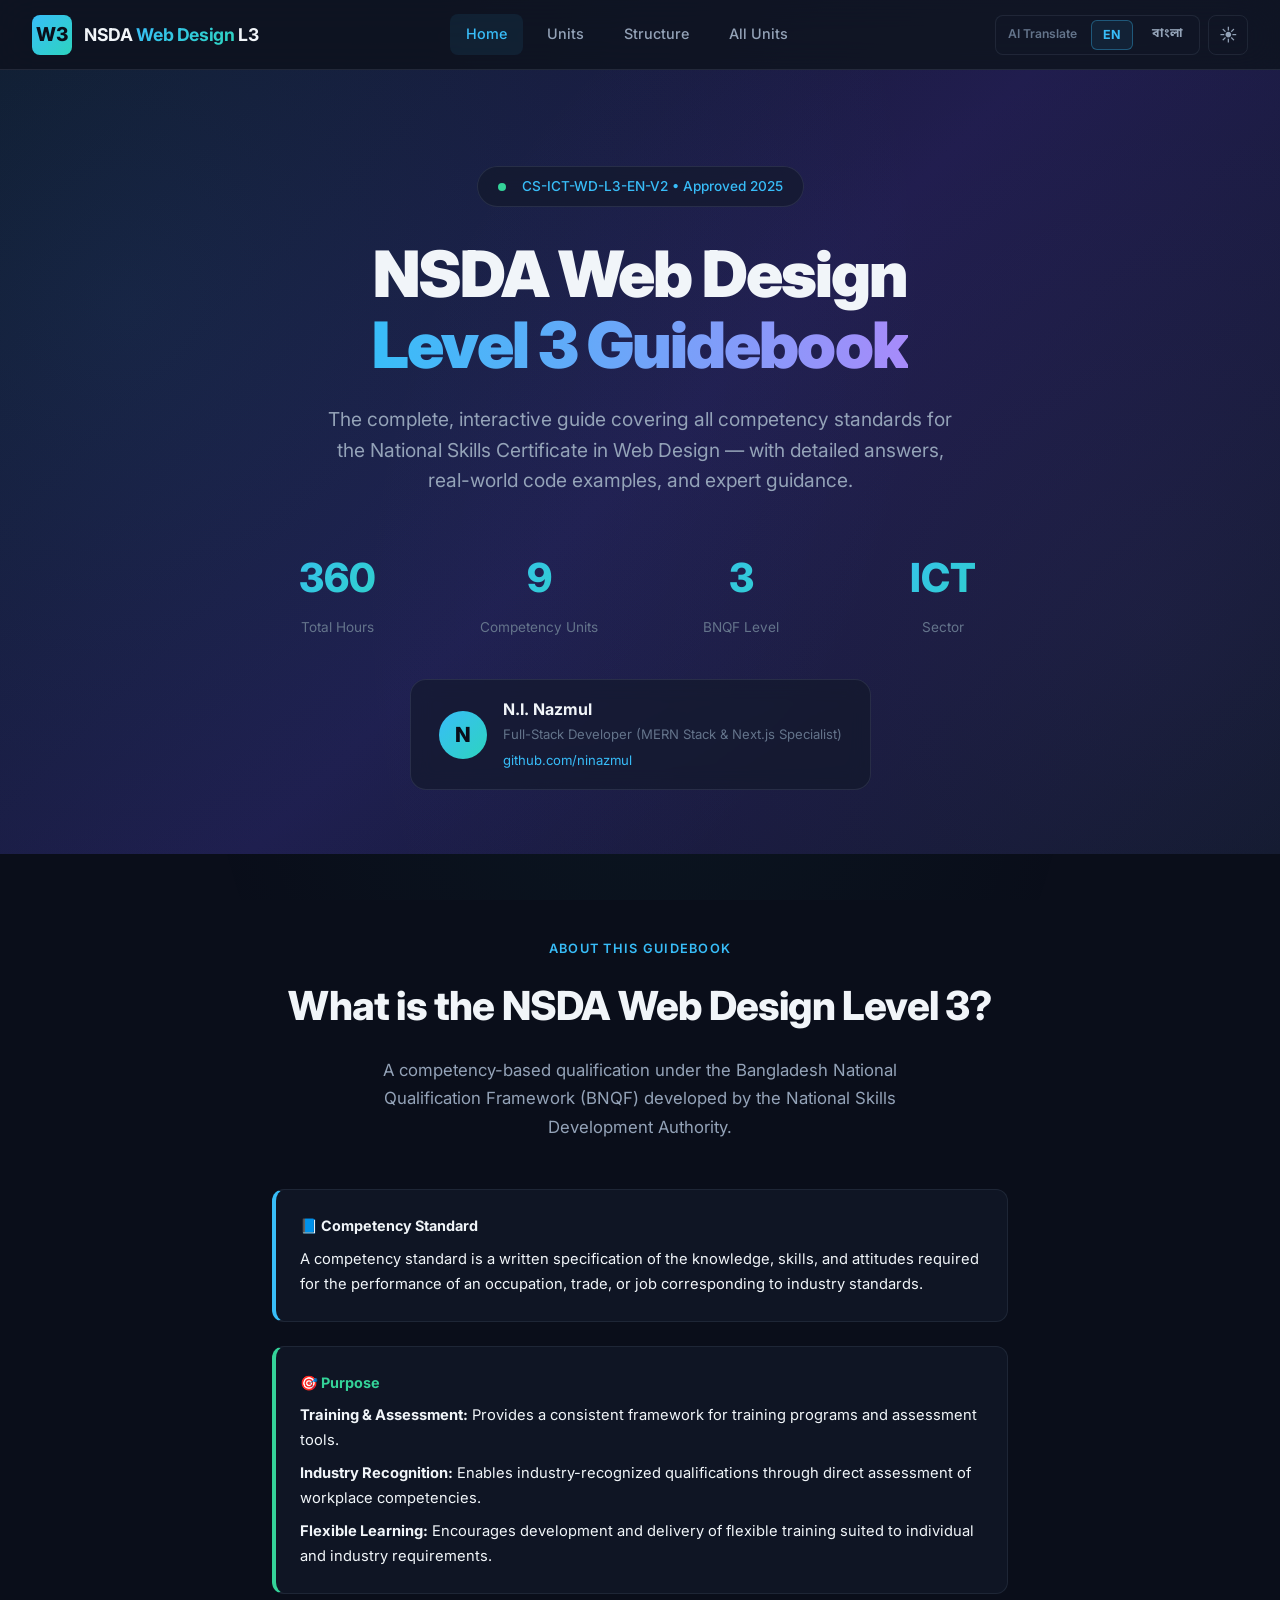
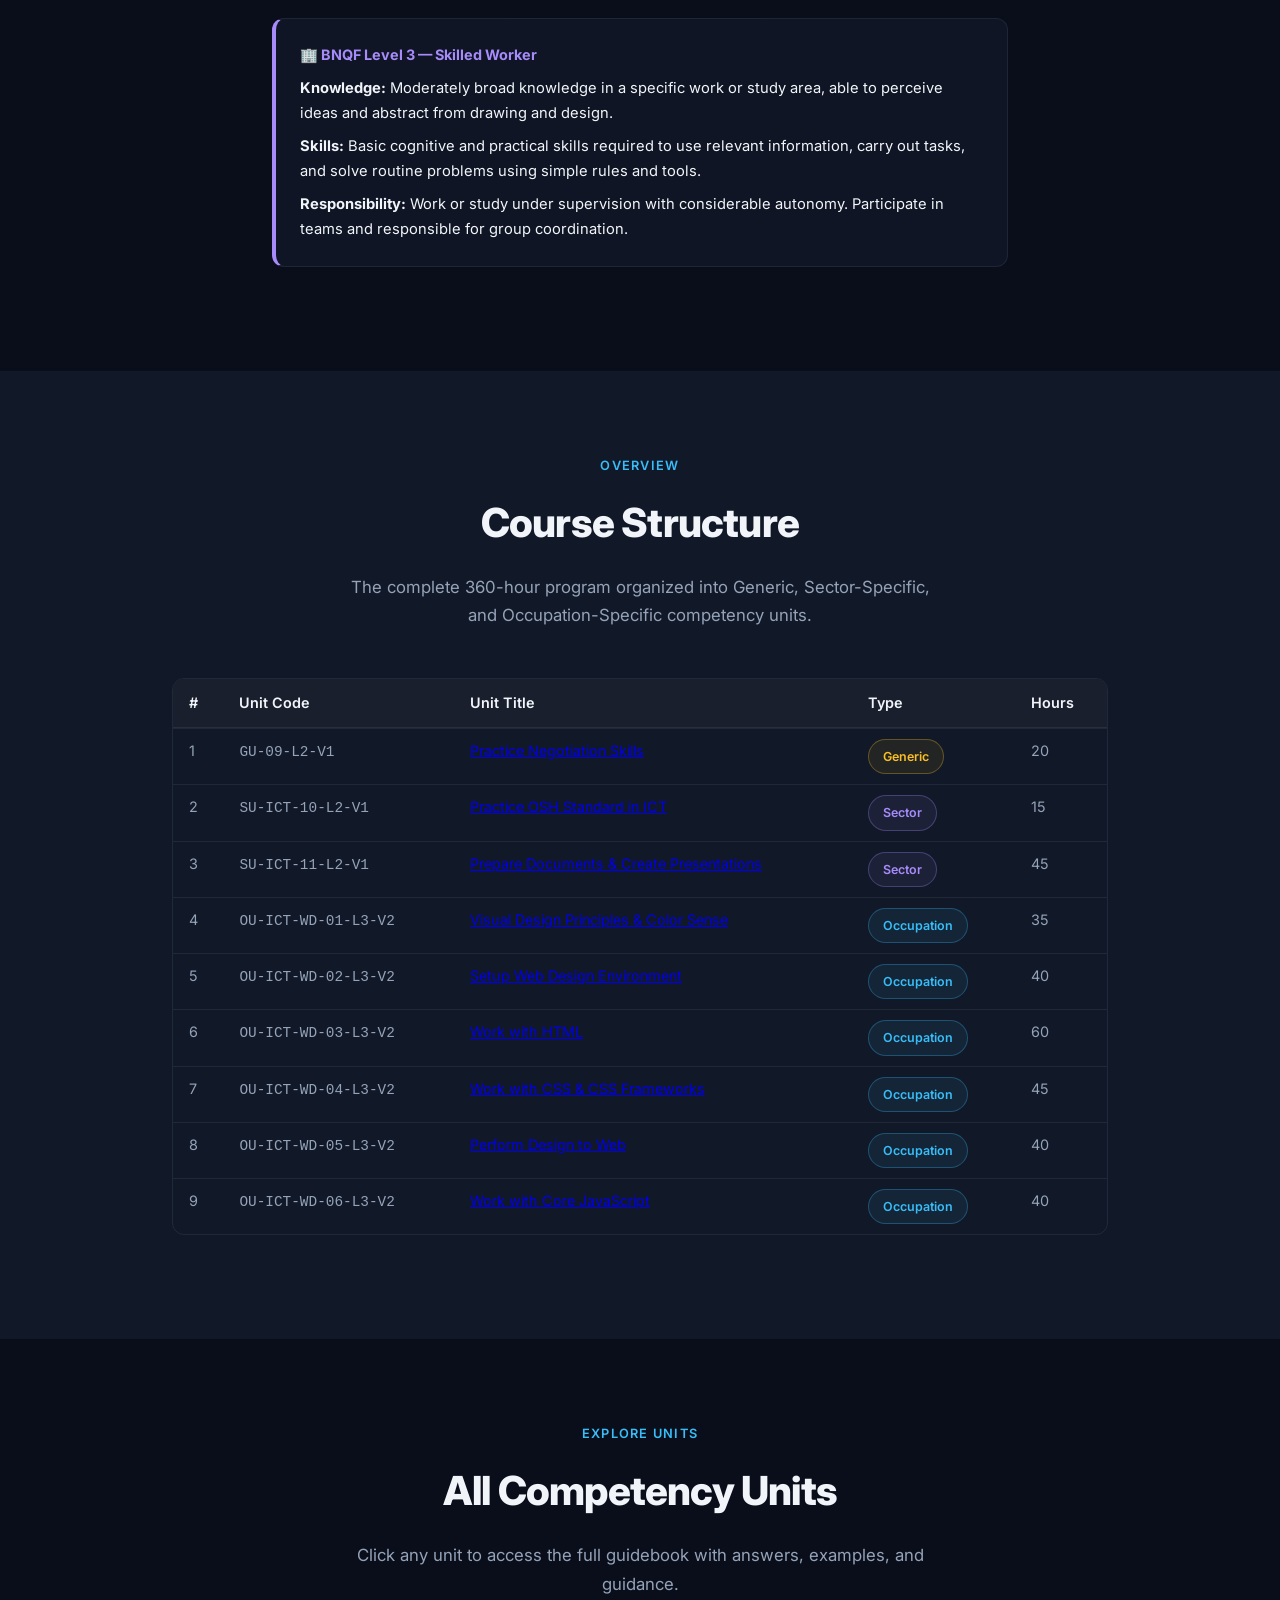
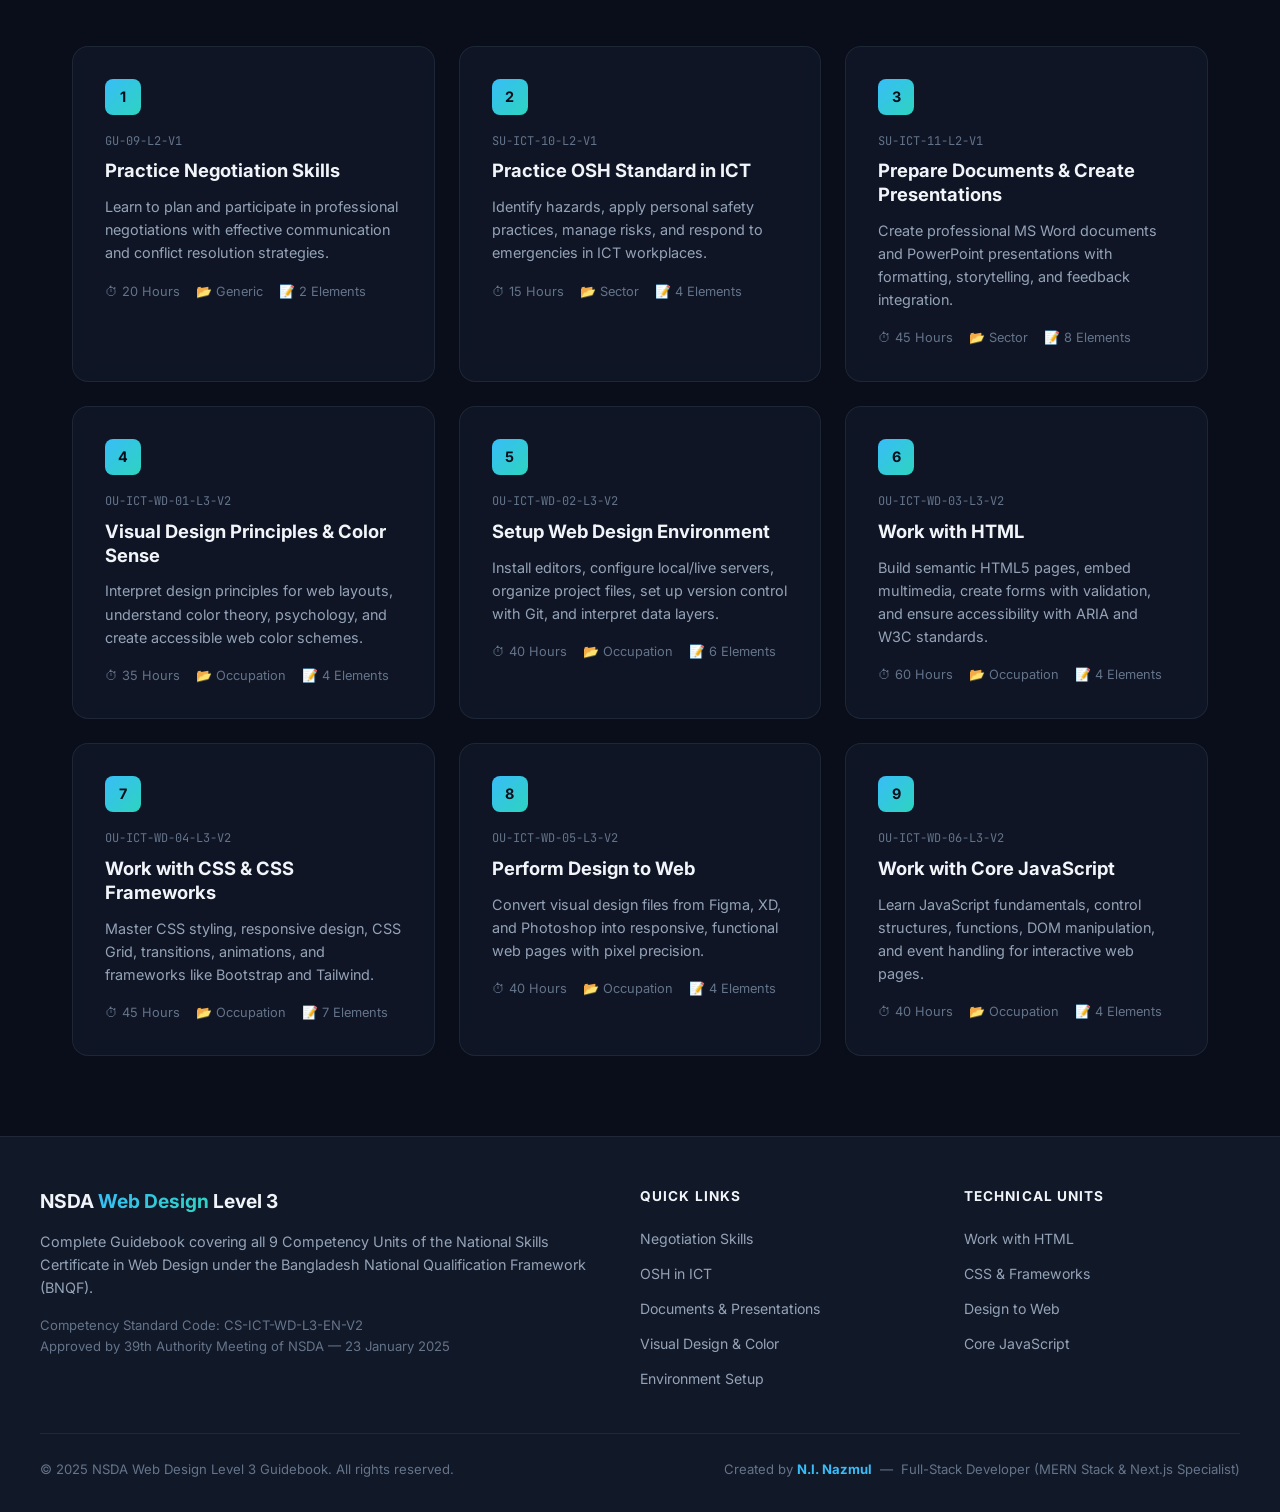
<file: index.html>
<!DOCTYPE html>
<html lang="en" data-theme="dark">
<head>
  <meta charset="UTF-8">
  <meta name="viewport" content="width=device-width, initial-scale=1.0">
  <meta name="description" content="Complete Guidebook for NSDA Web Design Level 3 Competency Standard — Full answers, code examples, and guidance for all 9 units. Created by N.I. Nazmul.">
  <title>NSDA Web Design Level 3 — Complete Guidebook</title>
  <link rel="stylesheet" href="styles.css">
</head>
<body>

<!-- Scroll Progress -->
<div id="scroll-progress"></div>

<!-- Header -->
<header class="header">
  <a href="index.html" class="header-logo">
    <div class="header-logo-icon">W3</div>
    <div class="header-logo-text">NSDA <span>Web Design</span> L3</div>
  </a>
  <nav class="header-nav">
    <a href="index.html" class="active">Home</a>
    <a href="unit1-negotiation.html">Units</a>
    <a href="#course-structure">Structure</a>
    <a href="#units-overview">All Units</a>
  </nav>
  <div style="display:flex;align-items:center;gap:8px;">
    <button class="theme-toggle" id="theme-toggle" aria-label="Toggle theme">🌙</button>
    <button class="hamburger" id="hamburger" aria-label="Menu">
      <span></span><span></span><span></span>
    </button>
  </div>
</header>

<!-- Mobile Nav -->
<nav class="mobile-nav" id="mobile-nav">
  <a href="index.html">Home</a>
  <a href="#course-structure">Course Structure</a>
  <a href="#units-overview">All Units</a>
  <a href="unit1-negotiation.html">Unit 1: Negotiation</a>
  <a href="unit2-osh.html">Unit 2: OSH</a>
  <a href="unit3-documents.html">Unit 3: Documents</a>
  <a href="unit4-visual-design.html">Unit 4: Visual Design</a>
  <a href="unit5-environment.html">Unit 5: Environment</a>
  <a href="unit6-html.html">Unit 6: HTML</a>
  <a href="unit7-css.html">Unit 7: CSS</a>
  <a href="unit8-design-to-web.html">Unit 8: Design to Web</a>
  <a href="unit9-javascript.html">Unit 9: JavaScript</a>
</nav>

<main class="main-content">

  <!-- Hero Section -->
  <section class="hero">
    <div class="hero-badge">
      <span></span> CS-ICT-WD-L3-EN-V2 • Approved 2025
    </div>

    <h1>
      NSDA Web Design<br>
      <span class="gradient-text">Level 3 Guidebook</span>
    </h1>

    <p class="hero-subtitle">
      The complete, interactive guide covering all competency standards for the National Skills Certificate in Web Design — with detailed answers, real-world code examples, and expert guidance.
    </p>

    <div class="hero-stats">
      <div class="hero-stat fade-up">
        <div class="hero-stat-value">360</div>
        <div class="hero-stat-label">Total Hours</div>
      </div>
      <div class="hero-stat fade-up">
        <div class="hero-stat-value">9</div>
        <div class="hero-stat-label">Competency Units</div>
      </div>
      <div class="hero-stat fade-up">
        <div class="hero-stat-value">3</div>
        <div class="hero-stat-label">BNQF Level</div>
      </div>
      <div class="hero-stat fade-up">
        <div class="hero-stat-value">ICT</div>
        <div class="hero-stat-label">Sector</div>
      </div>
    </div>

    <!-- Author Card -->
    <div class="author-card fade-up">
      <div class="author-avatar">N</div>
      <div class="author-info">
        <div class="author-name">N.I. Nazmul</div>
        <div class="author-role">Full-Stack Developer (MERN Stack & Next.js Specialist)</div>
        <a href="https://github.com/ninazmul" target="_blank" rel="noopener" class="author-link">github.com/ninazmul</a>
      </div>
    </div>
  </section>

  <!-- About NSDA Section -->
  <section class="section" id="about">
    <div class="section-header">
      <div class="section-label">About This Guidebook</div>
      <h2 class="section-title">What is the NSDA Web Design Level 3?</h2>
      <p class="section-desc">
        A competency-based qualification under the Bangladesh National Qualification Framework (BNQF) developed by the National Skills Development Authority.
      </p>
    </div>

    <div style="max-width:800px;margin:0 auto;padding:0 2rem;">
      <div class="info-box fade-up">
        <div class="info-box-title">📘 Competency Standard</div>
        <p>A competency standard is a written specification of the knowledge, skills, and attitudes required for the performance of an occupation, trade, or job corresponding to industry standards.</p>
      </div>

      <div class="info-box tip fade-up">
        <div class="info-box-title">🎯 Purpose</div>
        <p><strong>Training & Assessment:</strong> Provides a consistent framework for training programs and assessment tools.</p>
        <p><strong>Industry Recognition:</strong> Enables industry-recognized qualifications through direct assessment of workplace competencies.</p>
        <p><strong>Flexible Learning:</strong> Encourages development and delivery of flexible training suited to individual and industry requirements.</p>
      </div>

      <div class="info-box example fade-up">
        <div class="info-box-title">🏢 BNQF Level 3 — Skilled Worker</div>
        <p><strong>Knowledge:</strong> Moderately broad knowledge in a specific work or study area, able to perceive ideas and abstract from drawing and design.</p>
        <p><strong>Skills:</strong> Basic cognitive and practical skills required to use relevant information, carry out tasks, and solve routine problems using simple rules and tools.</p>
        <p><strong>Responsibility:</strong> Work or study under supervision with considerable autonomy. Participate in teams and responsible for group coordination.</p>
      </div>
    </div>
  </section>

  <!-- Course Structure -->
  <section class="section" id="course-structure" style="background:var(--bg-secondary);">
    <div class="section-header">
      <div class="section-label">Overview</div>
      <h2 class="section-title">Course Structure</h2>
      <p class="section-desc">
        The complete 360-hour program organized into Generic, Sector-Specific, and Occupation-Specific competency units.
      </p>
    </div>

    <div class="course-table fade-up">
      <div class="table-wrapper">
        <table>
          <thead>
            <tr>
              <th>#</th>
              <th>Unit Code</th>
              <th>Unit Title</th>
              <th>Type</th>
              <th>Hours</th>
            </tr>
          </thead>
          <tbody>
            <tr>
              <td>1</td>
              <td><code>GU-09-L2-V1</code></td>
              <td><a href="unit1-negotiation.html">Practice Negotiation Skills</a></td>
              <td><span class="unit-badge badge-generic">Generic</span></td>
              <td>20</td>
            </tr>
            <tr>
              <td>2</td>
              <td><code>SU-ICT-10-L2-V1</code></td>
              <td><a href="unit2-osh.html">Practice OSH Standard in ICT</a></td>
              <td><span class="unit-badge badge-sector">Sector</span></td>
              <td>15</td>
            </tr>
            <tr>
              <td>3</td>
              <td><code>SU-ICT-11-L2-V1</code></td>
              <td><a href="unit3-documents.html">Prepare Documents & Create Presentations</a></td>
              <td><span class="unit-badge badge-sector">Sector</span></td>
              <td>45</td>
            </tr>
            <tr>
              <td>4</td>
              <td><code>OU-ICT-WD-01-L3-V2</code></td>
              <td><a href="unit4-visual-design.html">Visual Design Principles & Color Sense</a></td>
              <td><span class="unit-badge badge-occupation">Occupation</span></td>
              <td>35</td>
            </tr>
            <tr>
              <td>5</td>
              <td><code>OU-ICT-WD-02-L3-V2</code></td>
              <td><a href="unit5-environment.html">Setup Web Design Environment</a></td>
              <td><span class="unit-badge badge-occupation">Occupation</span></td>
              <td>40</td>
            </tr>
            <tr>
              <td>6</td>
              <td><code>OU-ICT-WD-03-L3-V2</code></td>
              <td><a href="unit6-html.html">Work with HTML</a></td>
              <td><span class="unit-badge badge-occupation">Occupation</span></td>
              <td>60</td>
            </tr>
            <tr>
              <td>7</td>
              <td><code>OU-ICT-WD-04-L3-V2</code></td>
              <td><a href="unit7-css.html">Work with CSS & CSS Frameworks</a></td>
              <td><span class="unit-badge badge-occupation">Occupation</span></td>
              <td>45</td>
            </tr>
            <tr>
              <td>8</td>
              <td><code>OU-ICT-WD-05-L3-V2</code></td>
              <td><a href="unit8-design-to-web.html">Perform Design to Web</a></td>
              <td><span class="unit-badge badge-occupation">Occupation</span></td>
              <td>40</td>
            </tr>
            <tr>
              <td>9</td>
              <td><code>OU-ICT-WD-06-L3-V2</code></td>
              <td><a href="unit9-javascript.html">Work with Core JavaScript</a></td>
              <td><span class="unit-badge badge-occupation">Occupation</span></td>
              <td>40</td>
            </tr>
          </tbody>
        </table>
      </div>
    </div>
  </section>

  <!-- Units Overview -->
  <section class="section" id="units-overview">
    <div class="section-header">
      <div class="section-label">Explore Units</div>
      <h2 class="section-title">All Competency Units</h2>
      <p class="section-desc">
        Click any unit to access the full guidebook with answers, examples, and guidance.
      </p>
    </div>

    <div class="units-grid">

      <!-- Unit 1 -->
      <a href="unit1-negotiation.html" class="unit-card fade-up">
        <div class="unit-card-number">1</div>
        <div class="unit-card-code">GU-09-L2-V1</div>
        <h3>Practice Negotiation Skills</h3>
        <p>Learn to plan and participate in professional negotiations with effective communication and conflict resolution strategies.</p>
        <div class="unit-card-meta">
          <span>⏱ 20 Hours</span>
          <span>📂 Generic</span>
          <span>📝 2 Elements</span>
        </div>
      </a>

      <!-- Unit 2 -->
      <a href="unit2-osh.html" class="unit-card fade-up">
        <div class="unit-card-number">2</div>
        <div class="unit-card-code">SU-ICT-10-L2-V1</div>
        <h3>Practice OSH Standard in ICT</h3>
        <p>Identify hazards, apply personal safety practices, manage risks, and respond to emergencies in ICT workplaces.</p>
        <div class="unit-card-meta">
          <span>⏱ 15 Hours</span>
          <span>📂 Sector</span>
          <span>📝 4 Elements</span>
        </div>
      </a>

      <!-- Unit 3 -->
      <a href="unit3-documents.html" class="unit-card fade-up">
        <div class="unit-card-number">3</div>
        <div class="unit-card-code">SU-ICT-11-L2-V1</div>
        <h3>Prepare Documents & Create Presentations</h3>
        <p>Create professional MS Word documents and PowerPoint presentations with formatting, storytelling, and feedback integration.</p>
        <div class="unit-card-meta">
          <span>⏱ 45 Hours</span>
          <span>📂 Sector</span>
          <span>📝 8 Elements</span>
        </div>
      </a>

      <!-- Unit 4 -->
      <a href="unit4-visual-design.html" class="unit-card fade-up">
        <div class="unit-card-number">4</div>
        <div class="unit-card-code">OU-ICT-WD-01-L3-V2</div>
        <h3>Visual Design Principles & Color Sense</h3>
        <p>Interpret design principles for web layouts, understand color theory, psychology, and create accessible web color schemes.</p>
        <div class="unit-card-meta">
          <span>⏱ 35 Hours</span>
          <span>📂 Occupation</span>
          <span>📝 4 Elements</span>
        </div>
      </a>

      <!-- Unit 5 -->
      <a href="unit5-environment.html" class="unit-card fade-up">
        <div class="unit-card-number">5</div>
        <div class="unit-card-code">OU-ICT-WD-02-L3-V2</div>
        <h3>Setup Web Design Environment</h3>
        <p>Install editors, configure local/live servers, organize project files, set up version control with Git, and interpret data layers.</p>
        <div class="unit-card-meta">
          <span>⏱ 40 Hours</span>
          <span>📂 Occupation</span>
          <span>📝 6 Elements</span>
        </div>
      </a>

      <!-- Unit 6 -->
      <a href="unit6-html.html" class="unit-card fade-up">
        <div class="unit-card-number">6</div>
        <div class="unit-card-code">OU-ICT-WD-03-L3-V2</div>
        <h3>Work with HTML</h3>
        <p>Build semantic HTML5 pages, embed multimedia, create forms with validation, and ensure accessibility with ARIA and W3C standards.</p>
        <div class="unit-card-meta">
          <span>⏱ 60 Hours</span>
          <span>📂 Occupation</span>
          <span>📝 4 Elements</span>
        </div>
      </a>

      <!-- Unit 7 -->
      <a href="unit7-css.html" class="unit-card fade-up">
        <div class="unit-card-number">7</div>
        <div class="unit-card-code">OU-ICT-WD-04-L3-V2</div>
        <h3>Work with CSS & CSS Frameworks</h3>
        <p>Master CSS styling, responsive design, CSS Grid, transitions, animations, and frameworks like Bootstrap and Tailwind.</p>
        <div class="unit-card-meta">
          <span>⏱ 45 Hours</span>
          <span>📂 Occupation</span>
          <span>📝 7 Elements</span>
        </div>
      </a>

      <!-- Unit 8 -->
      <a href="unit8-design-to-web.html" class="unit-card fade-up">
        <div class="unit-card-number">8</div>
        <div class="unit-card-code">OU-ICT-WD-05-L3-V2</div>
        <h3>Perform Design to Web</h3>
        <p>Convert visual design files from Figma, XD, and Photoshop into responsive, functional web pages with pixel precision.</p>
        <div class="unit-card-meta">
          <span>⏱ 40 Hours</span>
          <span>📂 Occupation</span>
          <span>📝 4 Elements</span>
        </div>
      </a>

      <!-- Unit 9 -->
      <a href="unit9-javascript.html" class="unit-card fade-up">
        <div class="unit-card-number">9</div>
        <div class="unit-card-code">OU-ICT-WD-06-L3-V2</div>
        <h3>Work with Core JavaScript</h3>
        <p>Learn JavaScript fundamentals, control structures, functions, DOM manipulation, and event handling for interactive web pages.</p>
        <div class="unit-card-meta">
          <span>⏱ 40 Hours</span>
          <span>📂 Occupation</span>
          <span>📝 4 Elements</span>
        </div>
      </a>

    </div>
  </section>

</main>

<!-- Footer -->
<footer class="footer">
  <div class="footer-content">
    <div class="footer-brand">
      <h3>NSDA <span>Web Design</span> Level 3</h3>
      <p>Complete Guidebook covering all 9 Competency Units of the National Skills Certificate in Web Design under the Bangladesh National Qualification Framework (BNQF).</p>
      <p style="font-size:0.82rem;color:var(--text-muted);">Competency Standard Code: CS-ICT-WD-L3-EN-V2<br>Approved by 39th Authority Meeting of NSDA — 23 January 2025</p>
    </div>
    <div>
      <h4>Quick Links</h4>
      <ul class="footer-links">
        <li><a href="unit1-negotiation.html">Negotiation Skills</a></li>
        <li><a href="unit2-osh.html">OSH in ICT</a></li>
        <li><a href="unit3-documents.html">Documents & Presentations</a></li>
        <li><a href="unit4-visual-design.html">Visual Design & Color</a></li>
        <li><a href="unit5-environment.html">Environment Setup</a></li>
      </ul>
    </div>
    <div>
      <h4>Technical Units</h4>
      <ul class="footer-links">
        <li><a href="unit6-html.html">Work with HTML</a></li>
        <li><a href="unit7-css.html">CSS & Frameworks</a></li>
        <li><a href="unit8-design-to-web.html">Design to Web</a></li>
        <li><a href="unit9-javascript.html">Core JavaScript</a></li>
      </ul>
    </div>
  </div>
  <div class="footer-bottom">
    <span>© 2025 NSDA Web Design Level 3 Guidebook. All rights reserved.</span>
    <div class="footer-author">
      <span>Created by <a href="https://github.com/ninazmul" target="_blank" rel="noopener"><strong>N.I. Nazmul</strong></a></span>
      <span>—</span>
      <span>Full-Stack Developer (MERN Stack & Next.js Specialist)</span>
    </div>
  </div>
</footer>

<!-- Back to Top -->
<button class="back-to-top" id="back-to-top" aria-label="Back to top">↑</button>

<script src="script.js"></script>
</body>
</html>
</file>
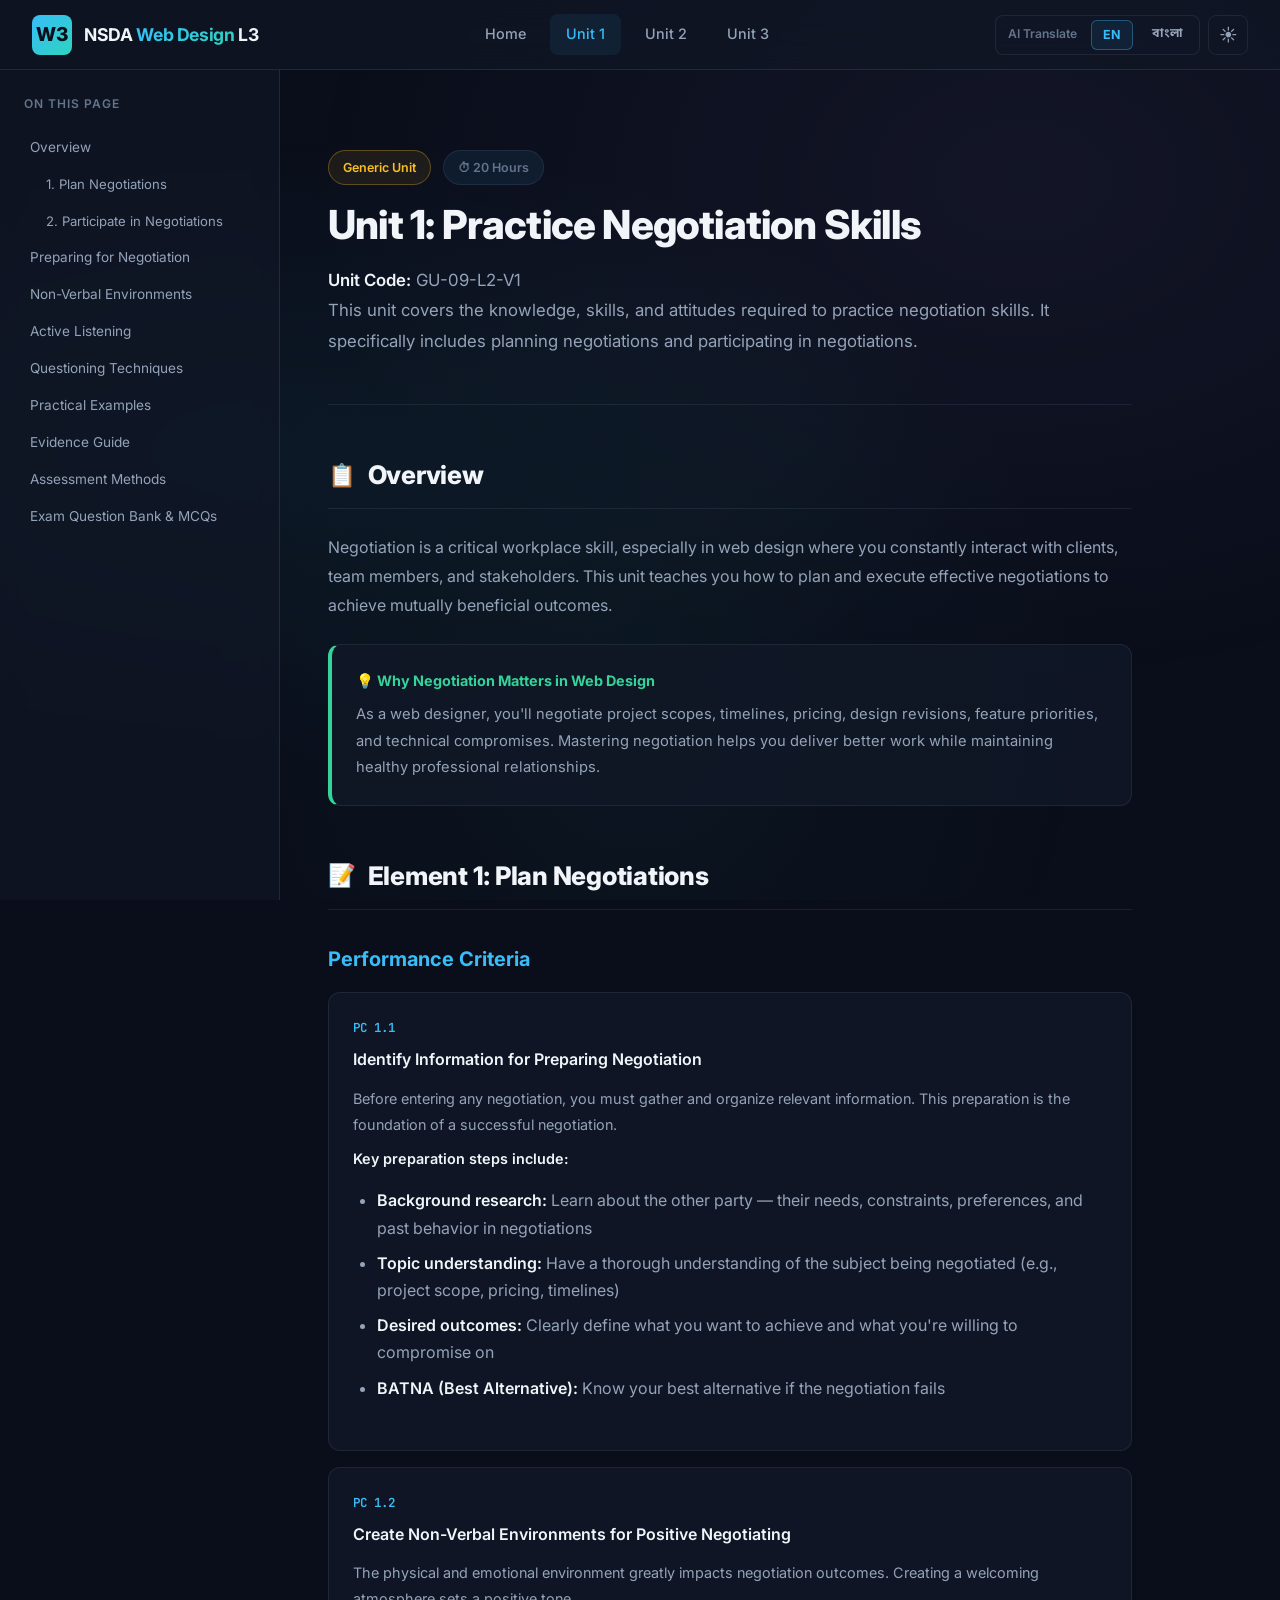
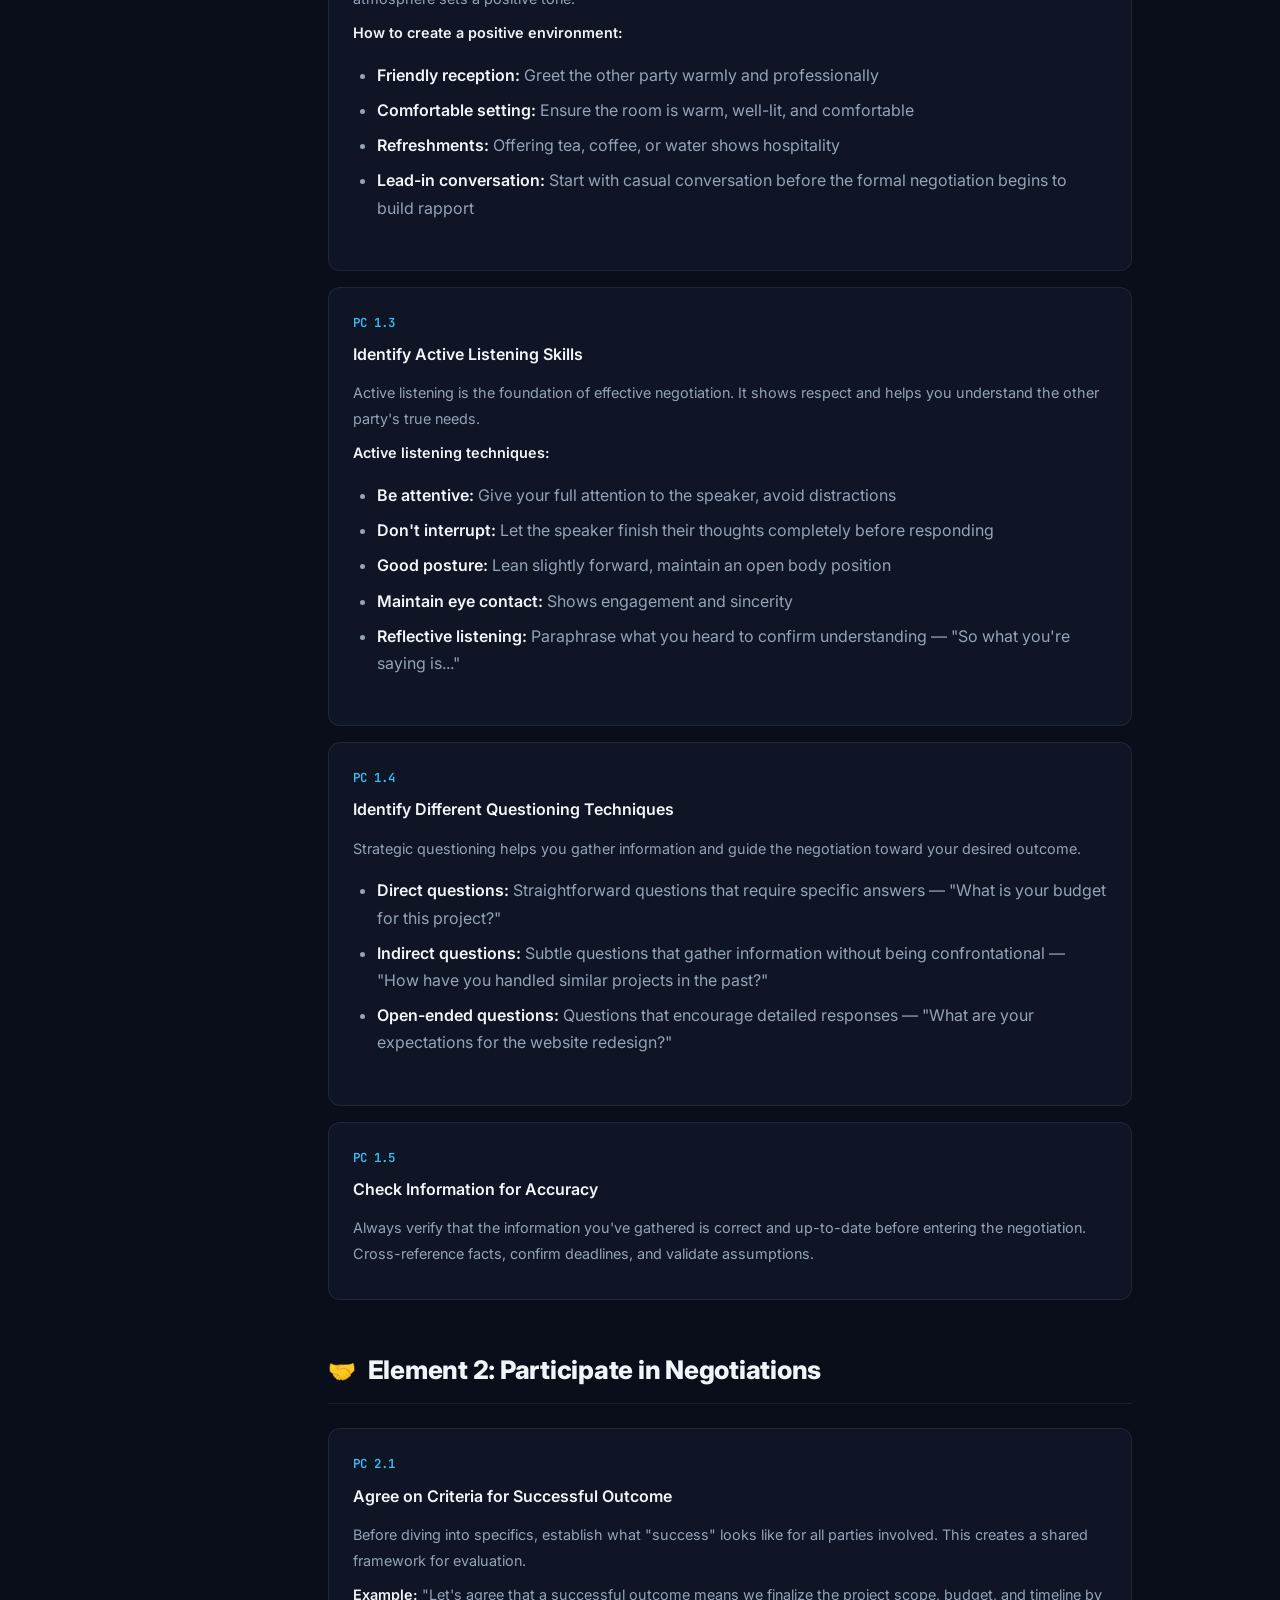
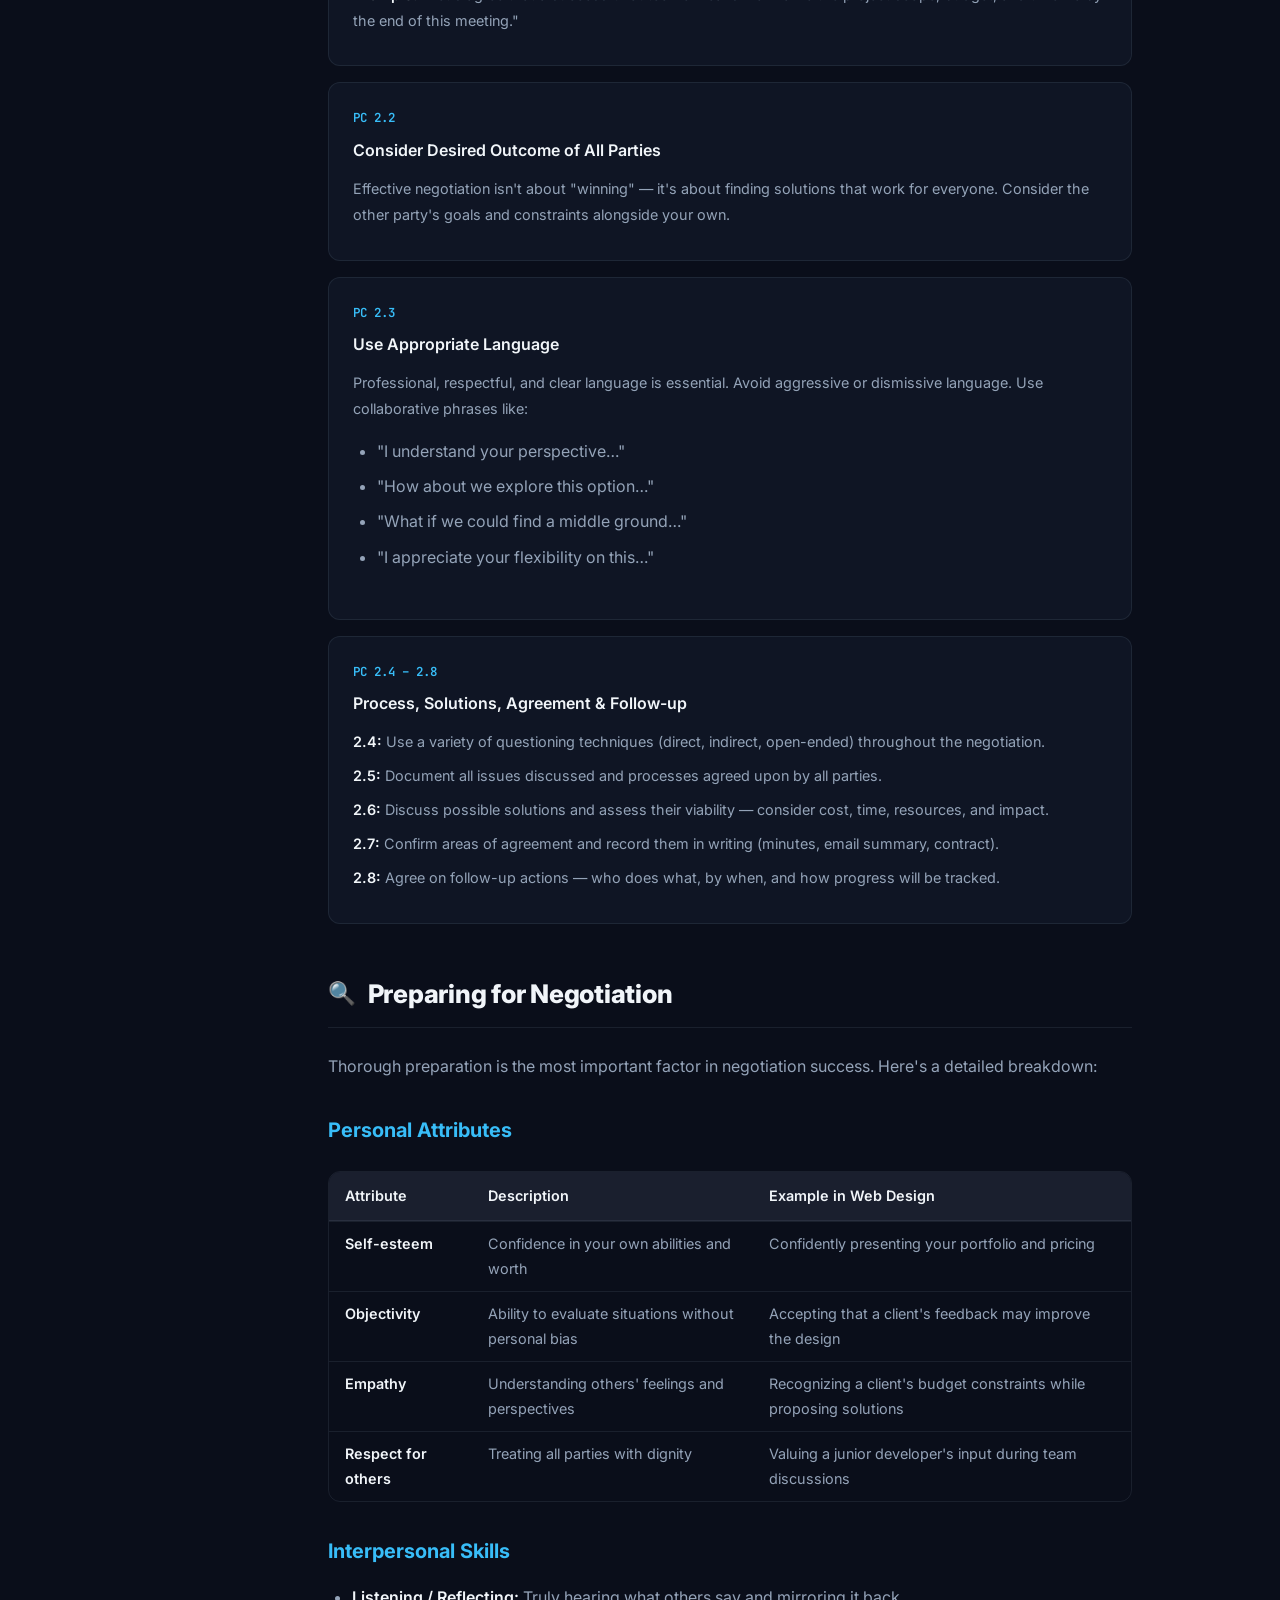
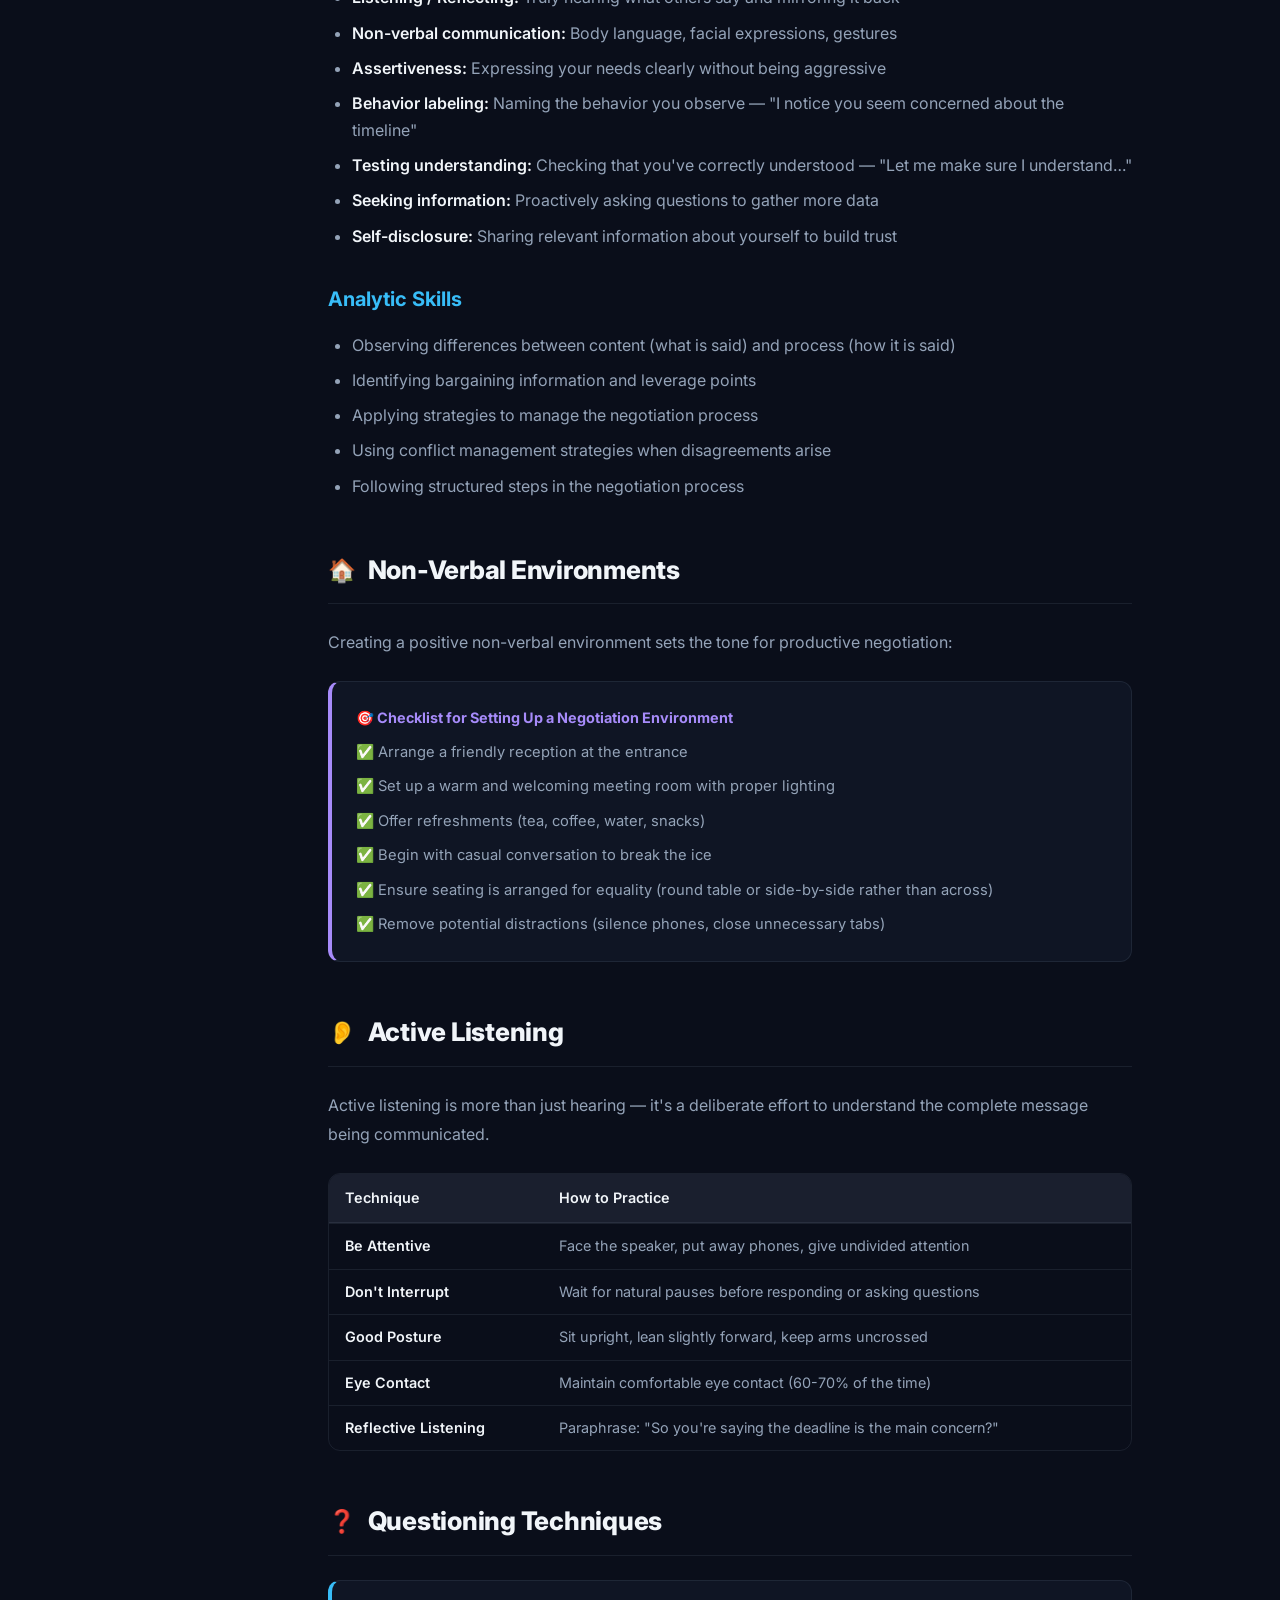
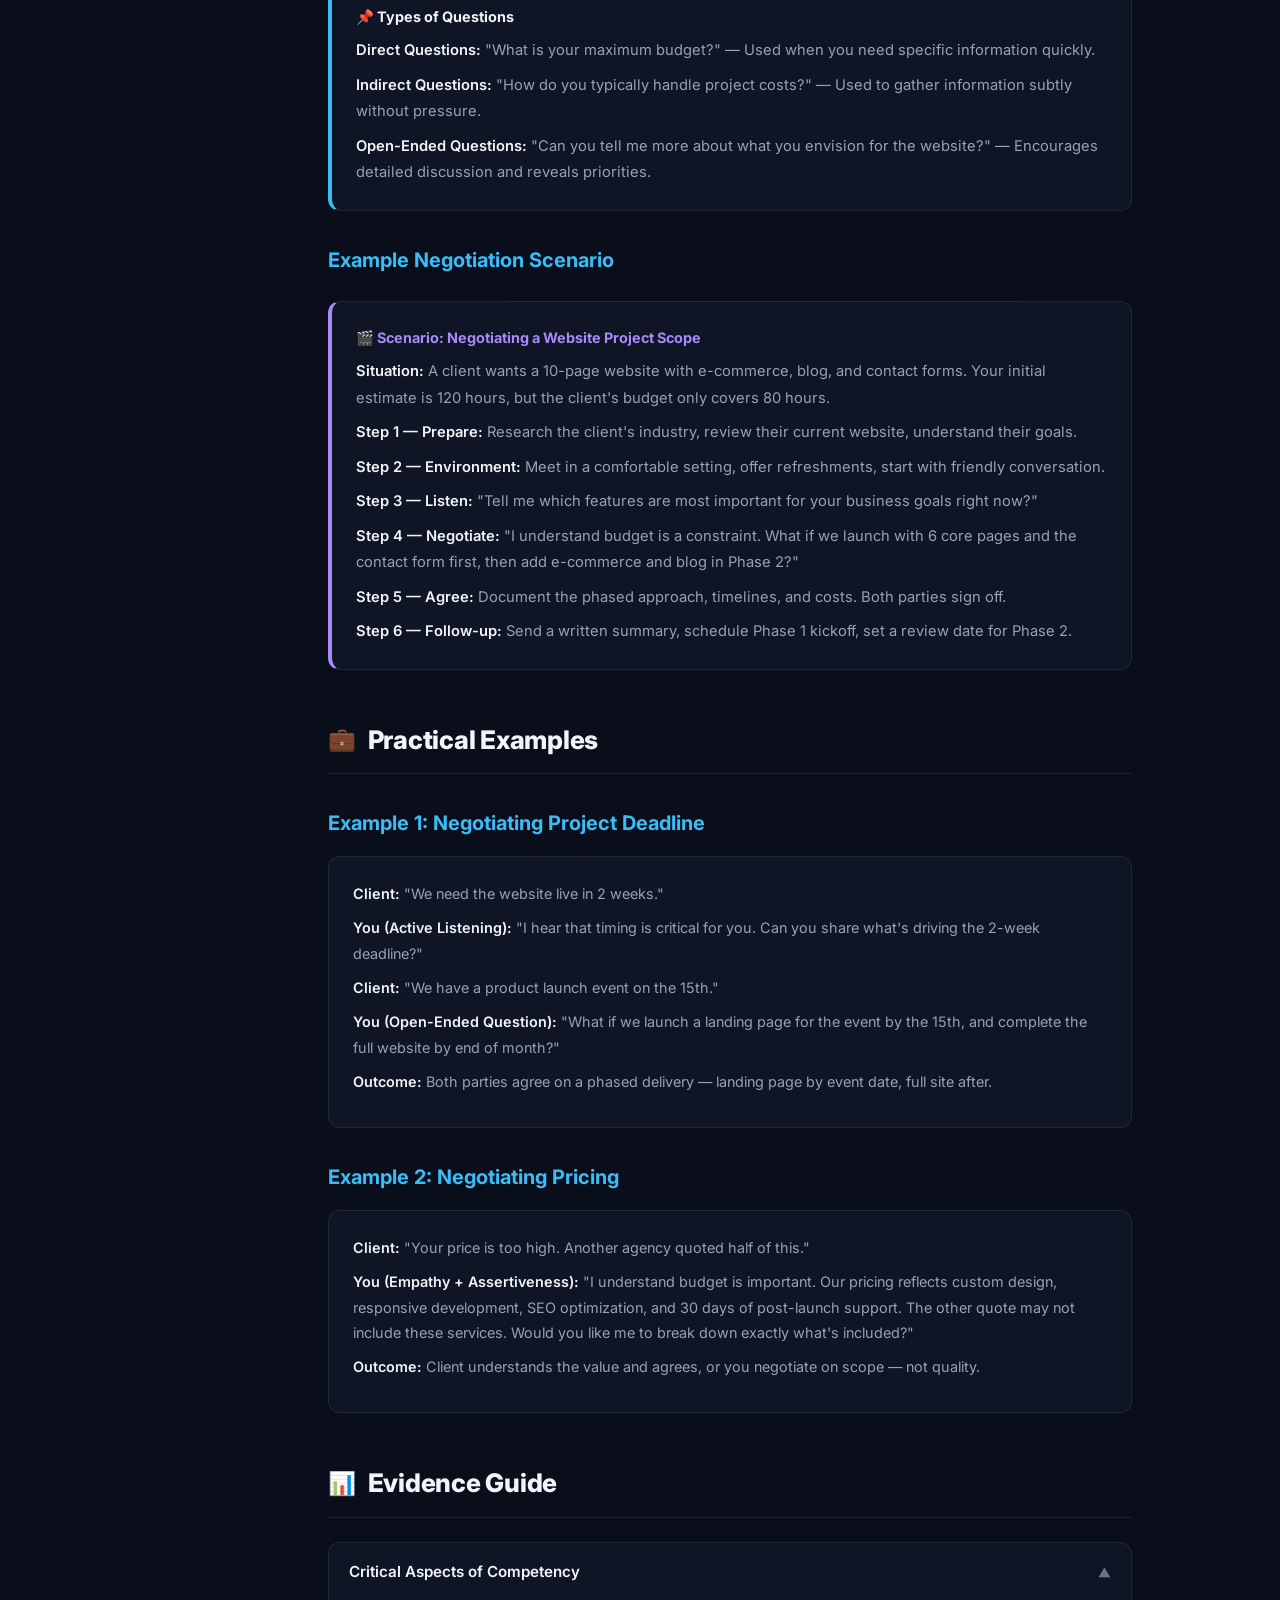
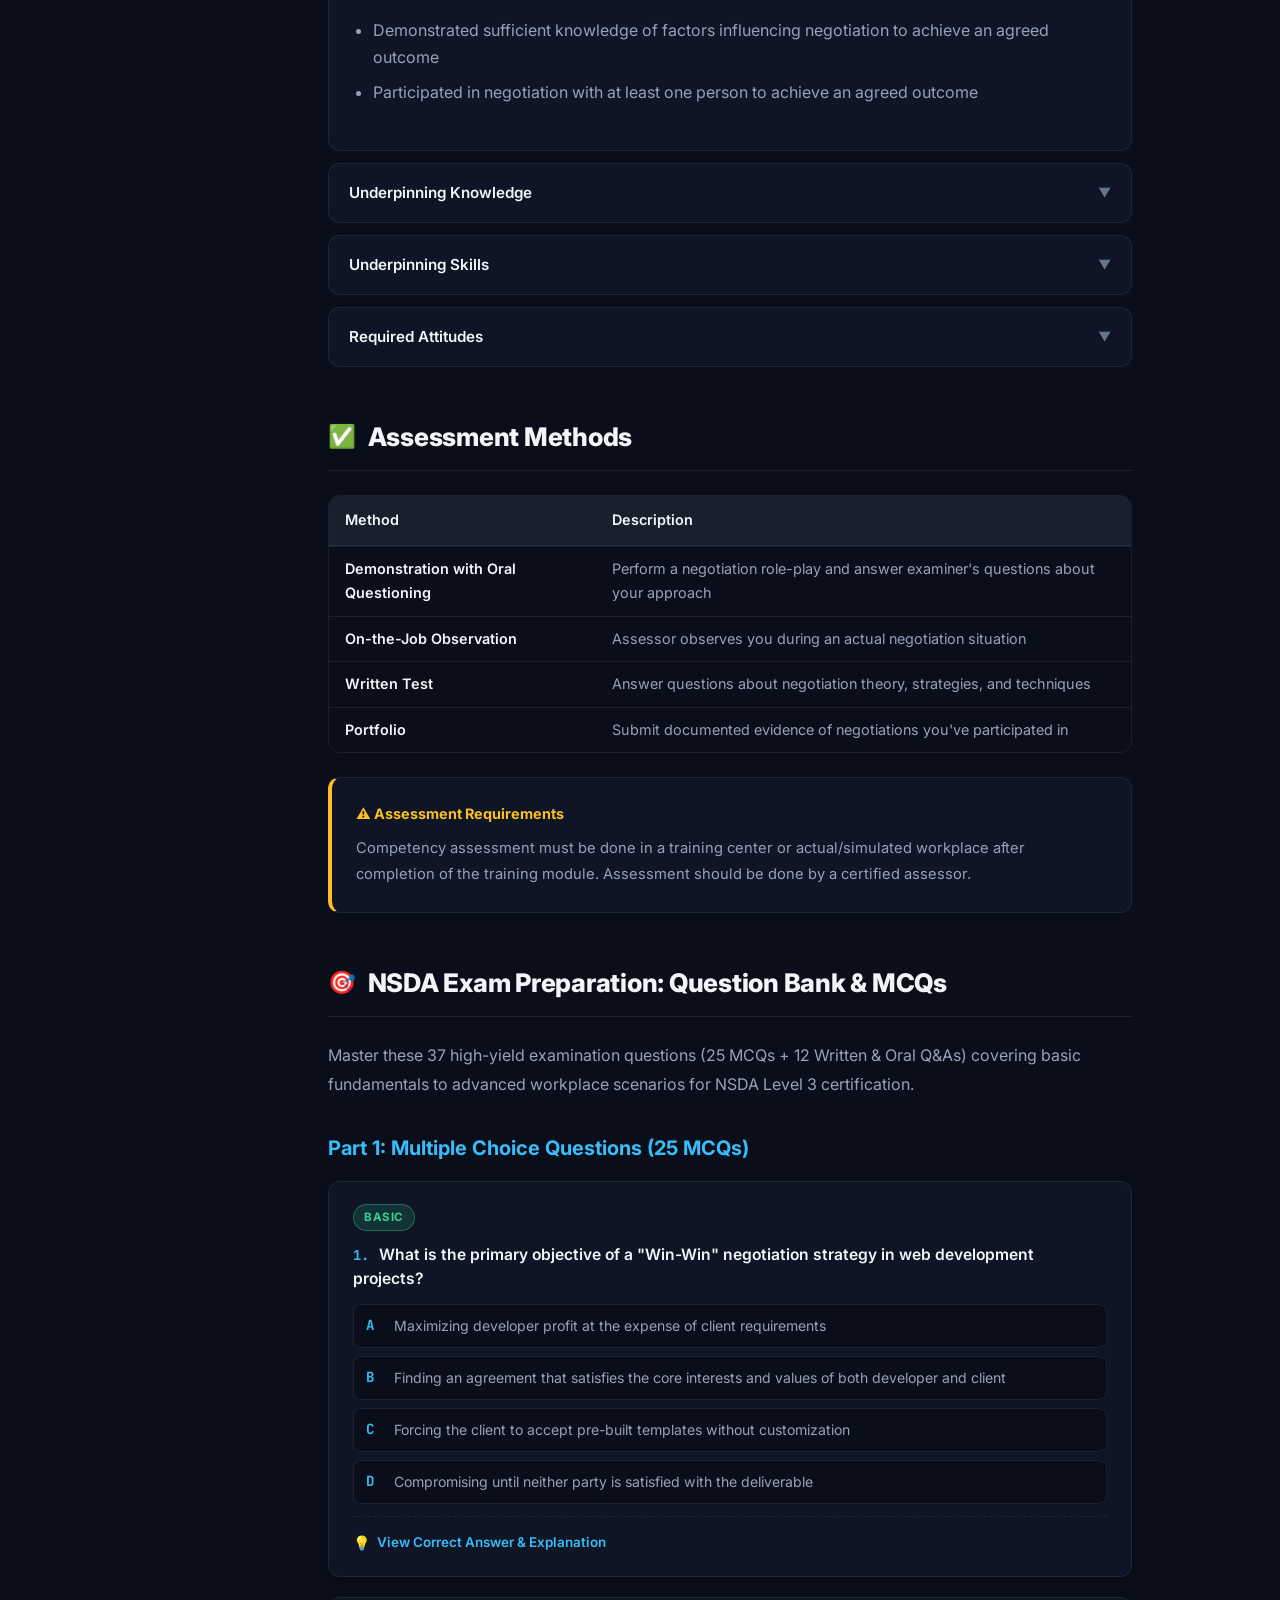
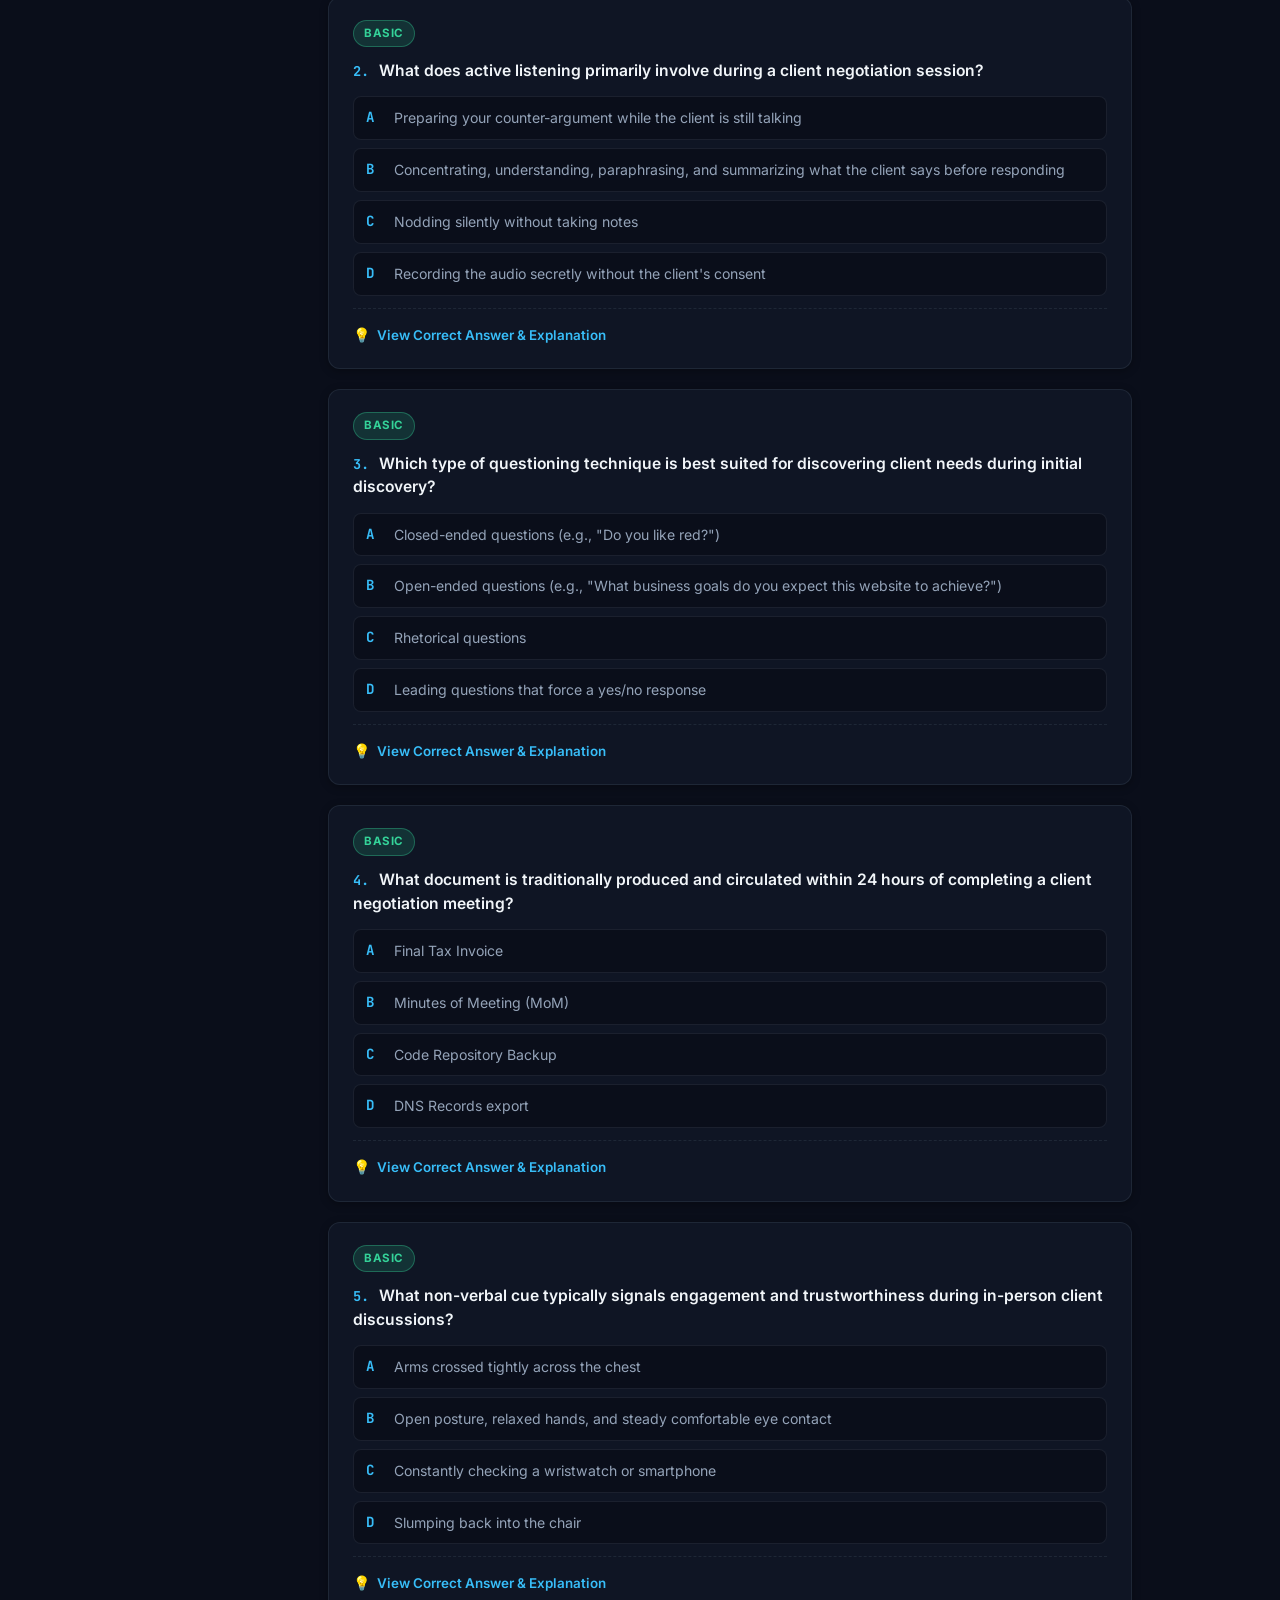
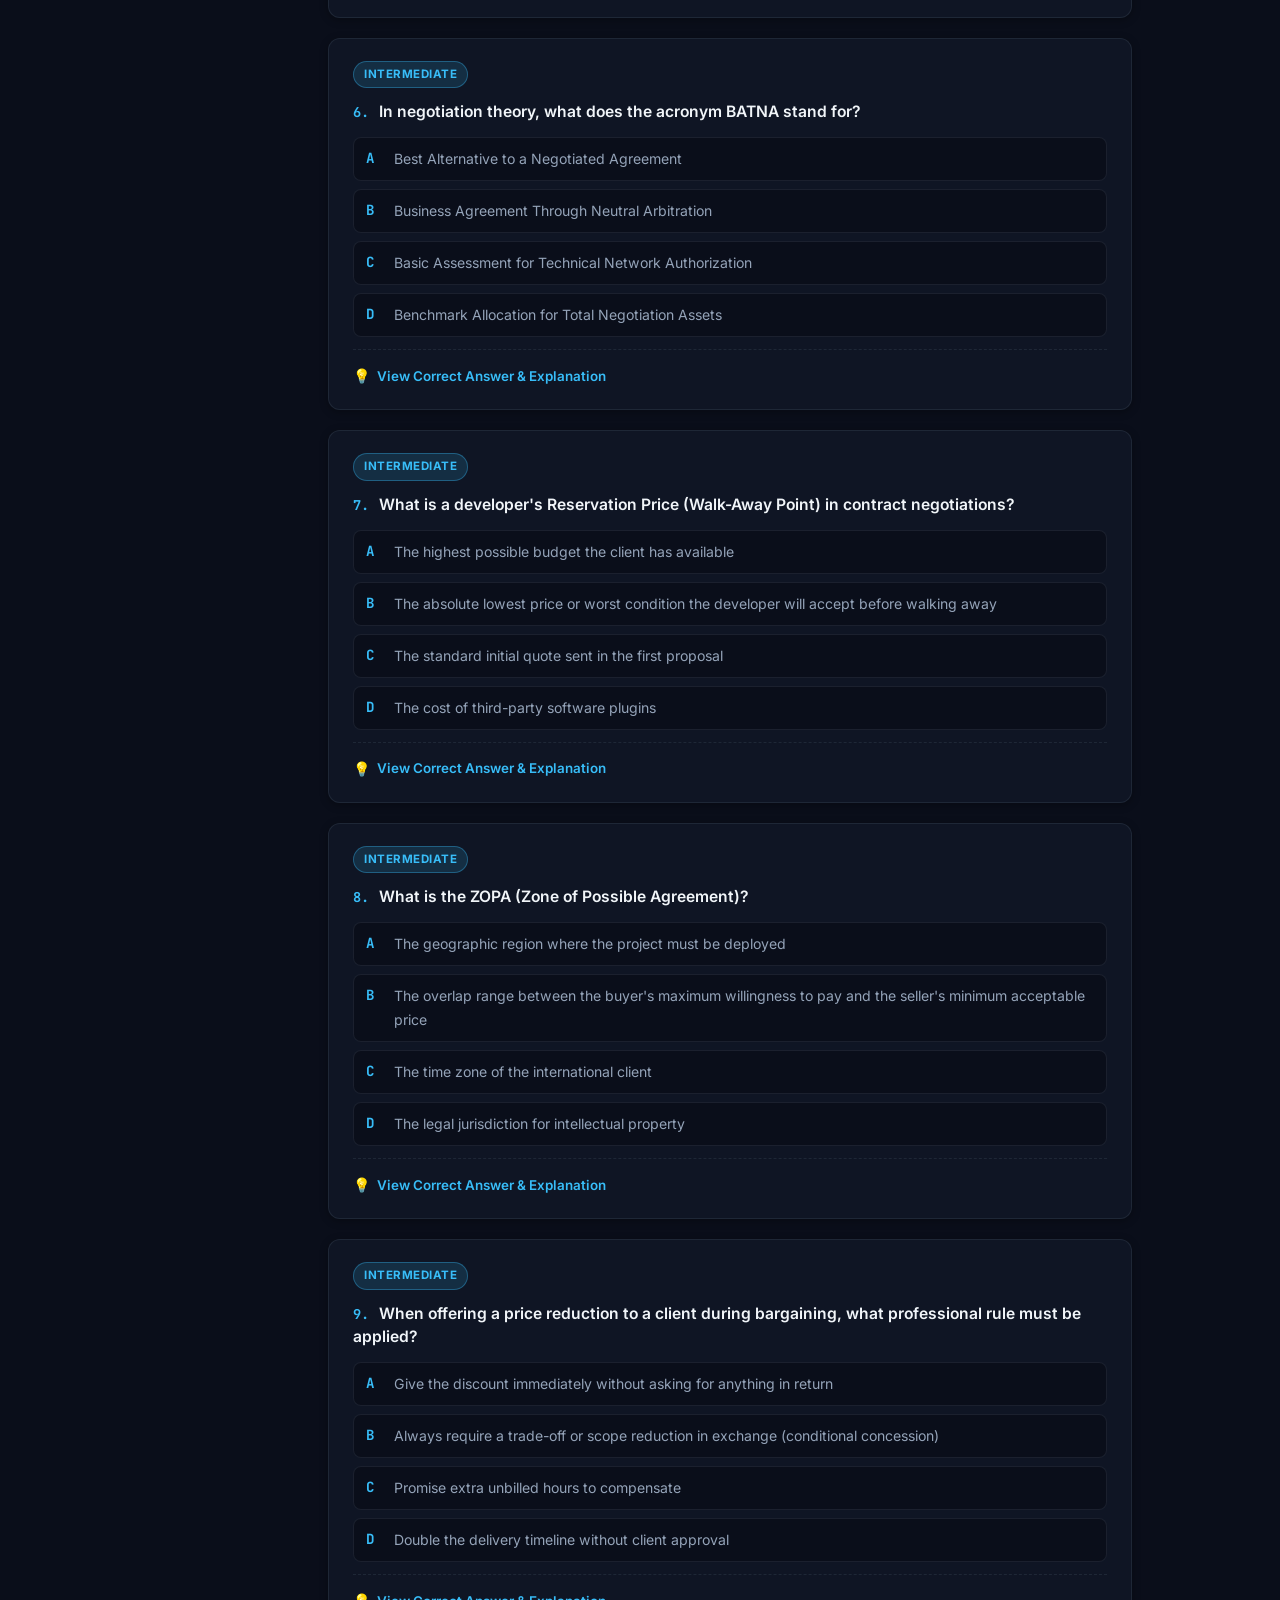
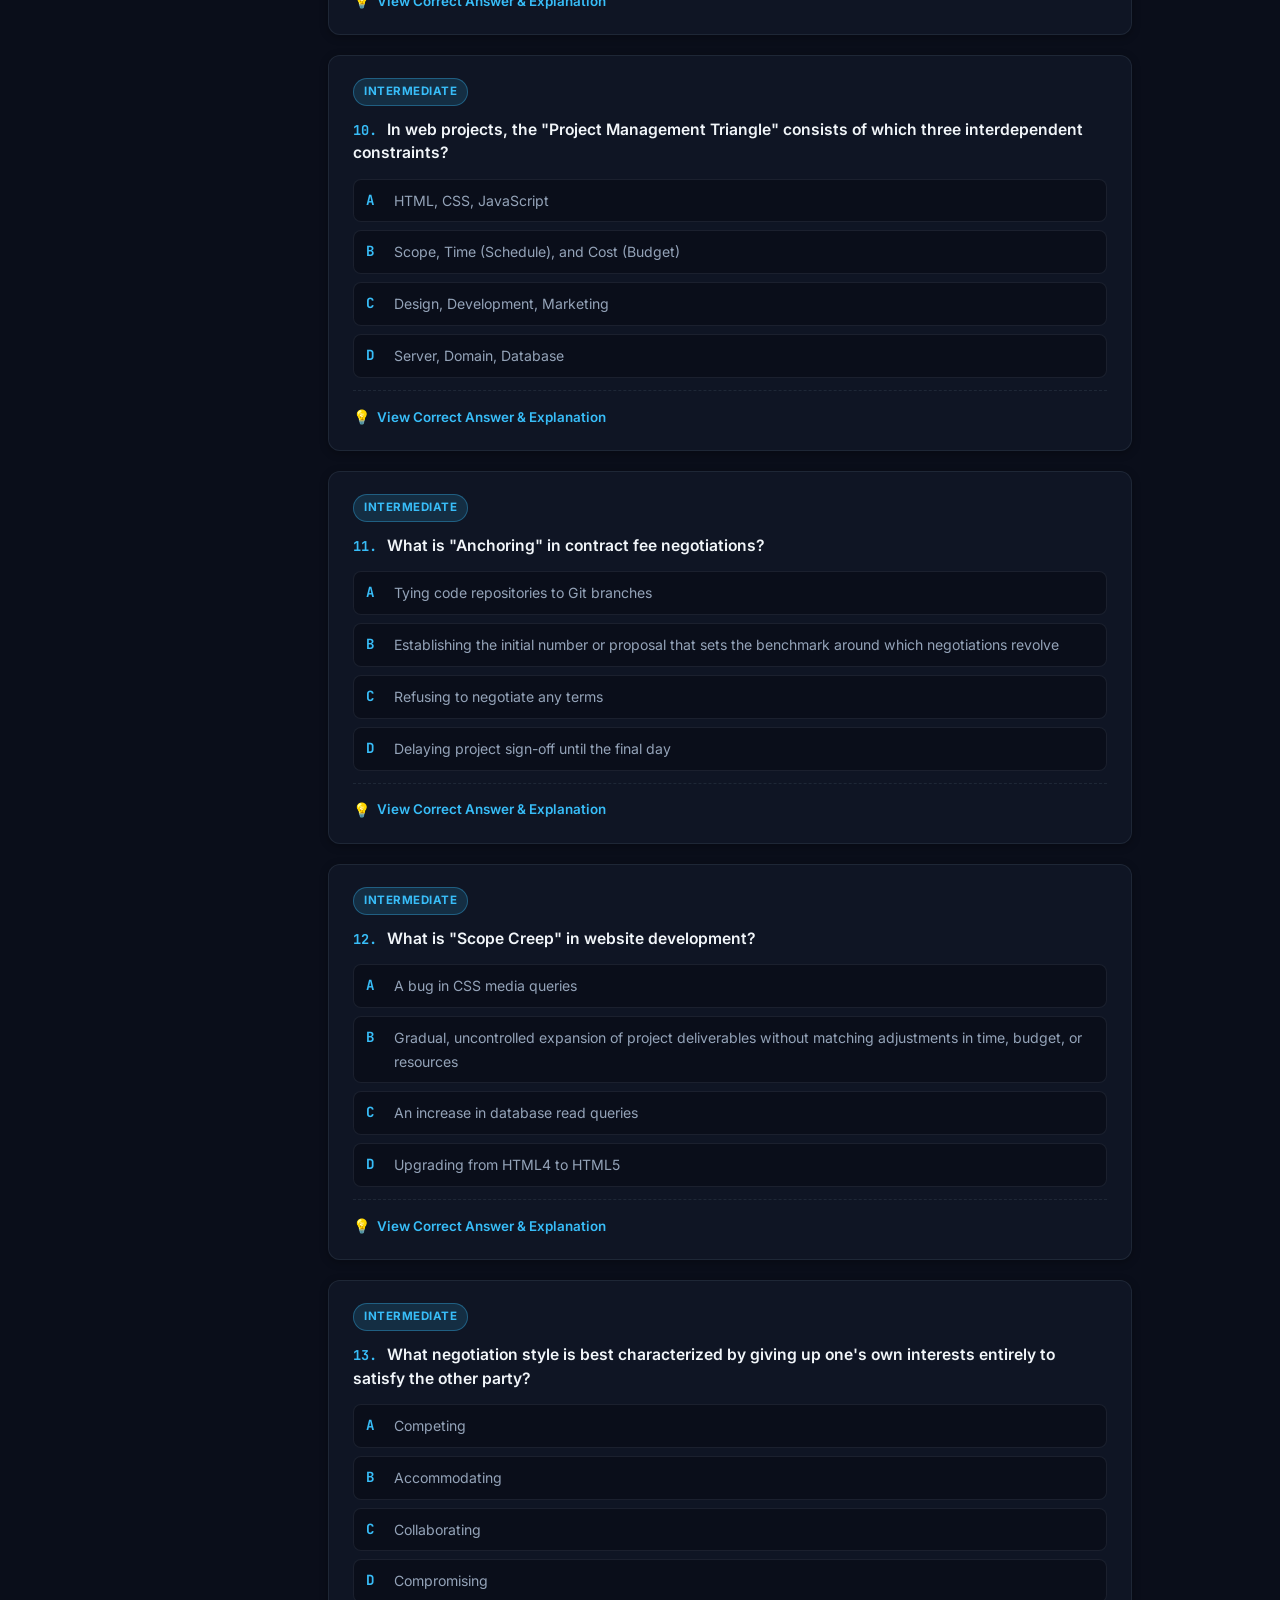
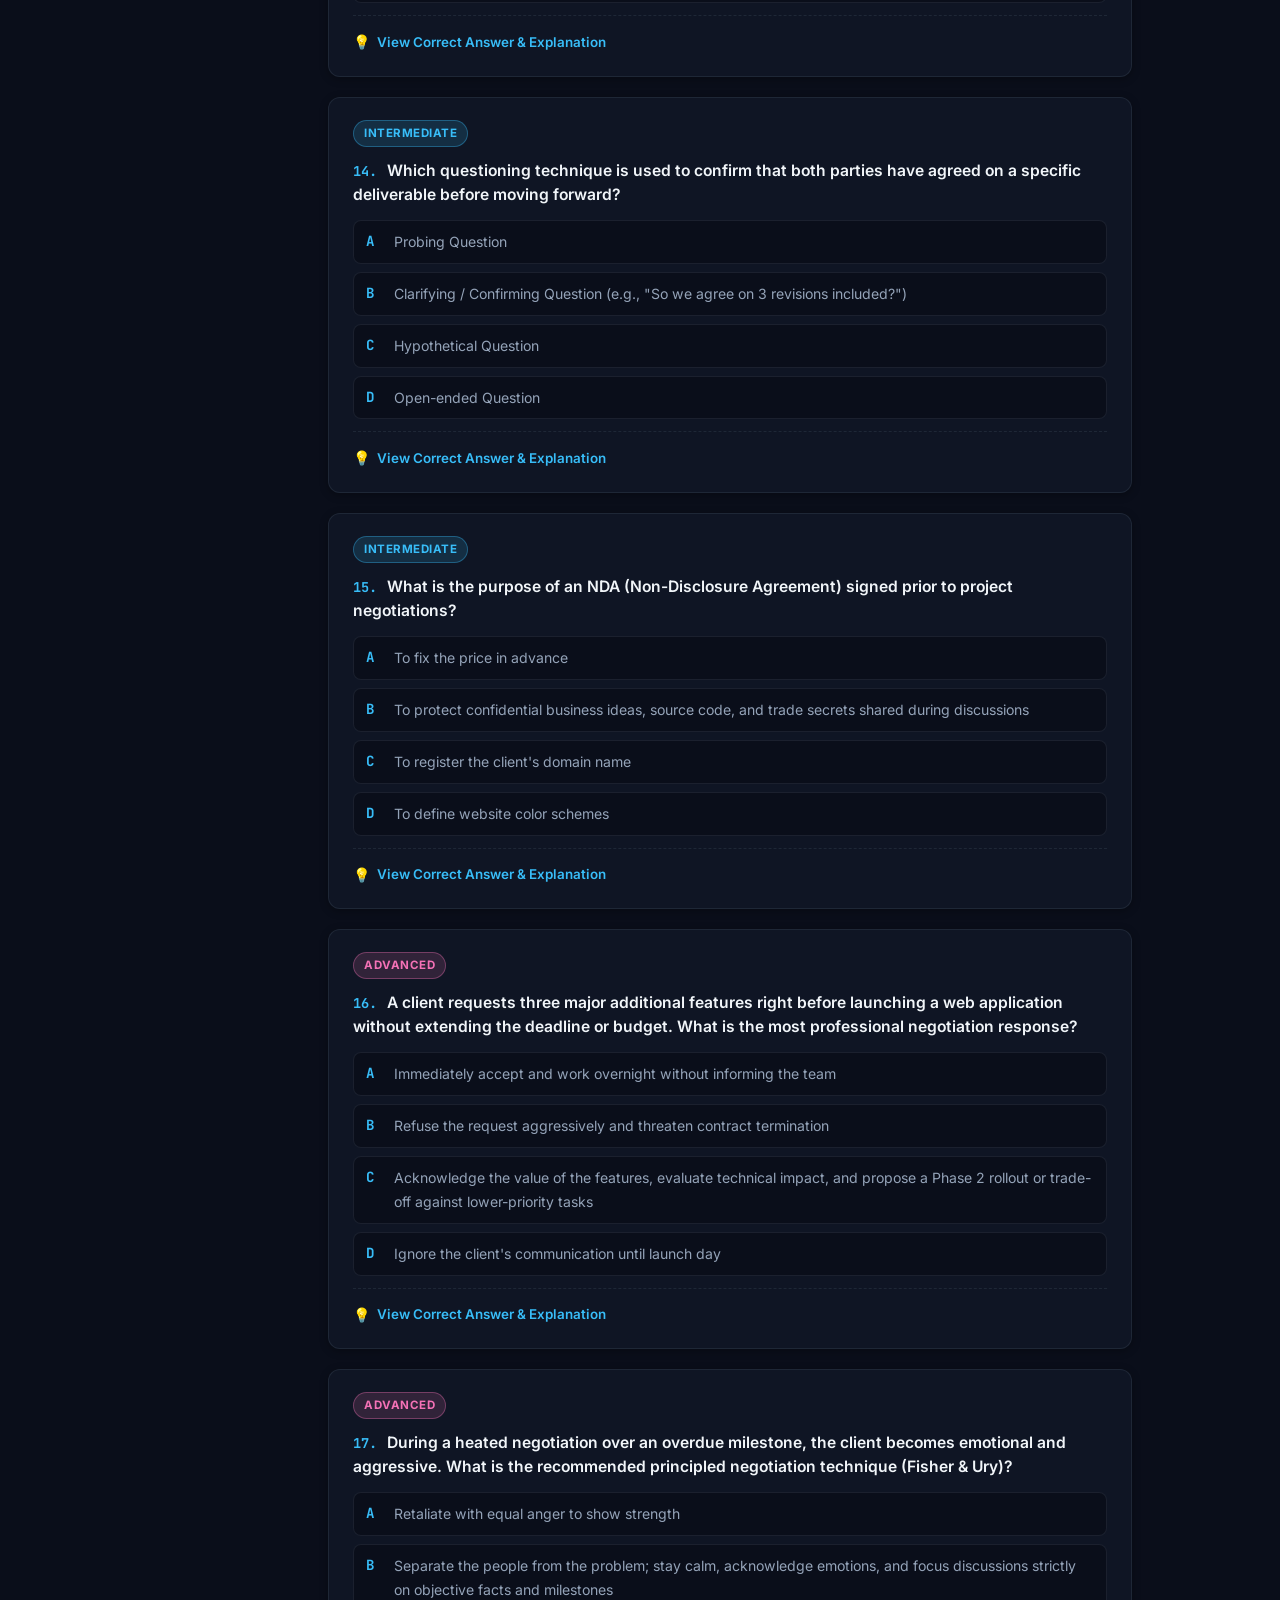
<file: unit1-negotiation.html>
<!DOCTYPE html>
<html lang="en" data-theme="dark">
<head>
  <meta charset="UTF-8">
  <meta name="viewport" content="width=device-width, initial-scale=1.0">
  <meta name="description" content="Unit 1: Practice Negotiation Skills — GU-09-L2-V1. Complete guide with answers, examples, and assessment guidance for NSDA Web Design Level 3.">
  <title>Unit 1: Practice Negotiation Skills — NSDA Web Design L3</title>
  <link rel="stylesheet" href="styles.css">
</head>
<body>

<div id="scroll-progress"></div>

<header class="header">
  <a href="index.html" class="header-logo">
    <div class="header-logo-icon">W3</div>
    <div class="header-logo-text">NSDA <span>Web Design</span> L3</div>
  </a>
  <nav class="header-nav">
    <a href="index.html">Home</a>
    <a href="unit1-negotiation.html" class="active">Unit 1</a>
    <a href="unit2-osh.html">Unit 2</a>
    <a href="unit3-documents.html">Unit 3</a>
  </nav>
  <div style="display:flex;align-items:center;gap:8px;">
    <button class="theme-toggle" id="theme-toggle" aria-label="Toggle theme">🌙</button>
    <button class="hamburger" id="hamburger" aria-label="Menu"><span></span><span></span><span></span></button>
  </div>
</header>

<nav class="mobile-nav" id="mobile-nav">
  <a href="index.html">Home</a>
  <a href="unit1-negotiation.html">Unit 1: Negotiation</a>
  <a href="unit2-osh.html">Unit 2: OSH</a>
  <a href="unit3-documents.html">Unit 3: Documents</a>
  <a href="unit4-visual-design.html">Unit 4: Visual Design</a>
  <a href="unit5-environment.html">Unit 5: Environment</a>
  <a href="unit6-html.html">Unit 6: HTML</a>
  <a href="unit7-css.html">Unit 7: CSS</a>
  <a href="unit8-design-to-web.html">Unit 8: Design to Web</a>
  <a href="unit9-javascript.html">Unit 9: JavaScript</a>
</nav>

<div class="page-layout">

  <!-- Sidebar -->
  <aside class="sidebar" id="sidebar">
    <div class="sidebar-title">On This Page</div>
    <nav class="sidebar-nav">
      <a href="#overview">Overview</a>
      <a href="#element1" class="sub-link">1. Plan Negotiations</a>
      <a href="#element2" class="sub-link">2. Participate in Negotiations</a>
      <a href="#preparing">Preparing for Negotiation</a>
      <a href="#non-verbal">Non-Verbal Environments</a>
      <a href="#active-listening">Active Listening</a>
      <a href="#questioning">Questioning Techniques</a>
      <a href="#examples">Practical Examples</a>
      <a href="#evidence">Evidence Guide</a>
      <a href="#assessment">Assessment Methods</a>
      <a href="#exam-prep">Exam Question Bank & MCQs</a>
    </nav>
  </aside>

  <!-- Content -->
  <div class="page-content">
    <div class="content">

      <!-- Unit Header -->
      <div class="unit-header">
        <div class="unit-header-meta">
          <span class="unit-badge badge-generic">Generic Unit</span>
          <span class="unit-badge badge-hours">⏱ 20 Hours</span>
        </div>
        <h1>Unit 1: Practice Negotiation Skills</h1>
        <p class="unit-header-desc">
          <strong>Unit Code:</strong> GU-09-L2-V1<br>
          This unit covers the knowledge, skills, and attitudes required to practice negotiation skills. It specifically includes planning negotiations and participating in negotiations.
        </p>
      </div>

      <!-- Overview -->
      <h2 id="overview"><span class="icon">📋</span> Overview</h2>
      <p>Negotiation is a critical workplace skill, especially in web design where you constantly interact with clients, team members, and stakeholders. This unit teaches you how to plan and execute effective negotiations to achieve mutually beneficial outcomes.</p>

      <div class="info-box tip">
        <div class="info-box-title">💡 Why Negotiation Matters in Web Design</div>
        <p>As a web designer, you'll negotiate project scopes, timelines, pricing, design revisions, feature priorities, and technical compromises. Mastering negotiation helps you deliver better work while maintaining healthy professional relationships.</p>
      </div>

      <!-- Element 1 -->
      <h2 id="element1"><span class="icon">📝</span> Element 1: Plan Negotiations</h2>

      <h3>Performance Criteria</h3>

      <div class="pc-card">
        <div class="pc-card-id">PC 1.1</div>
        <h4>Identify Information for Preparing Negotiation</h4>
        <p>Before entering any negotiation, you must gather and organize relevant information. This preparation is the foundation of a successful negotiation.</p>
        <p><strong>Key preparation steps include:</strong></p>
        <ul>
          <li><strong>Background research:</strong> Learn about the other party — their needs, constraints, preferences, and past behavior in negotiations</li>
          <li><strong>Topic understanding:</strong> Have a thorough understanding of the subject being negotiated (e.g., project scope, pricing, timelines)</li>
          <li><strong>Desired outcomes:</strong> Clearly define what you want to achieve and what you're willing to compromise on</li>
          <li><strong>BATNA (Best Alternative):</strong> Know your best alternative if the negotiation fails</li>
        </ul>
      </div>

      <div class="pc-card">
        <div class="pc-card-id">PC 1.2</div>
        <h4>Create Non-Verbal Environments for Positive Negotiating</h4>
        <p>The physical and emotional environment greatly impacts negotiation outcomes. Creating a welcoming atmosphere sets a positive tone.</p>
        <p><strong>How to create a positive environment:</strong></p>
        <ul>
          <li><strong>Friendly reception:</strong> Greet the other party warmly and professionally</li>
          <li><strong>Comfortable setting:</strong> Ensure the room is warm, well-lit, and comfortable</li>
          <li><strong>Refreshments:</strong> Offering tea, coffee, or water shows hospitality</li>
          <li><strong>Lead-in conversation:</strong> Start with casual conversation before the formal negotiation begins to build rapport</li>
        </ul>
      </div>

      <div class="pc-card">
        <div class="pc-card-id">PC 1.3</div>
        <h4>Identify Active Listening Skills</h4>
        <p>Active listening is the foundation of effective negotiation. It shows respect and helps you understand the other party's true needs.</p>
        <p><strong>Active listening techniques:</strong></p>
        <ul>
          <li><strong>Be attentive:</strong> Give your full attention to the speaker, avoid distractions</li>
          <li><strong>Don't interrupt:</strong> Let the speaker finish their thoughts completely before responding</li>
          <li><strong>Good posture:</strong> Lean slightly forward, maintain an open body position</li>
          <li><strong>Maintain eye contact:</strong> Shows engagement and sincerity</li>
          <li><strong>Reflective listening:</strong> Paraphrase what you heard to confirm understanding — "So what you're saying is..."</li>
        </ul>
      </div>

      <div class="pc-card">
        <div class="pc-card-id">PC 1.4</div>
        <h4>Identify Different Questioning Techniques</h4>
        <p>Strategic questioning helps you gather information and guide the negotiation toward your desired outcome.</p>
        <ul>
          <li><strong>Direct questions:</strong> Straightforward questions that require specific answers — "What is your budget for this project?"</li>
          <li><strong>Indirect questions:</strong> Subtle questions that gather information without being confrontational — "How have you handled similar projects in the past?"</li>
          <li><strong>Open-ended questions:</strong> Questions that encourage detailed responses — "What are your expectations for the website redesign?"</li>
        </ul>
      </div>

      <div class="pc-card">
        <div class="pc-card-id">PC 1.5</div>
        <h4>Check Information for Accuracy</h4>
        <p>Always verify that the information you've gathered is correct and up-to-date before entering the negotiation. Cross-reference facts, confirm deadlines, and validate assumptions.</p>
      </div>

      <!-- Element 2 -->
      <h2 id="element2"><span class="icon">🤝</span> Element 2: Participate in Negotiations</h2>

      <div class="pc-card">
        <div class="pc-card-id">PC 2.1</div>
        <h4>Agree on Criteria for Successful Outcome</h4>
        <p>Before diving into specifics, establish what "success" looks like for all parties involved. This creates a shared framework for evaluation.</p>
        <p><strong>Example:</strong> "Let's agree that a successful outcome means we finalize the project scope, budget, and timeline by the end of this meeting."</p>
      </div>

      <div class="pc-card">
        <div class="pc-card-id">PC 2.2</div>
        <h4>Consider Desired Outcome of All Parties</h4>
        <p>Effective negotiation isn't about "winning" — it's about finding solutions that work for everyone. Consider the other party's goals and constraints alongside your own.</p>
      </div>

      <div class="pc-card">
        <div class="pc-card-id">PC 2.3</div>
        <h4>Use Appropriate Language</h4>
        <p>Professional, respectful, and clear language is essential. Avoid aggressive or dismissive language. Use collaborative phrases like:</p>
        <ul>
          <li>"I understand your perspective…"</li>
          <li>"How about we explore this option…"</li>
          <li>"What if we could find a middle ground…"</li>
          <li>"I appreciate your flexibility on this…"</li>
        </ul>
      </div>

      <div class="pc-card">
        <div class="pc-card-id">PC 2.4 – 2.8</div>
        <h4>Process, Solutions, Agreement & Follow-up</h4>
        <p><strong>2.4:</strong> Use a variety of questioning techniques (direct, indirect, open-ended) throughout the negotiation.</p>
        <p><strong>2.5:</strong> Document all issues discussed and processes agreed upon by all parties.</p>
        <p><strong>2.6:</strong> Discuss possible solutions and assess their viability — consider cost, time, resources, and impact.</p>
        <p><strong>2.7:</strong> Confirm areas of agreement and record them in writing (minutes, email summary, contract).</p>
        <p><strong>2.8:</strong> Agree on follow-up actions — who does what, by when, and how progress will be tracked.</p>
      </div>

      <!-- Range of Variables Sections -->
      <h2 id="preparing"><span class="icon">🔍</span> Preparing for Negotiation</h2>
      <p>Thorough preparation is the most important factor in negotiation success. Here's a detailed breakdown:</p>

      <h3>Personal Attributes</h3>
      <div class="table-wrapper">
        <table>
          <thead>
            <tr><th>Attribute</th><th>Description</th><th>Example in Web Design</th></tr>
          </thead>
          <tbody>
            <tr><td><strong>Self-esteem</strong></td><td>Confidence in your own abilities and worth</td><td>Confidently presenting your portfolio and pricing</td></tr>
            <tr><td><strong>Objectivity</strong></td><td>Ability to evaluate situations without personal bias</td><td>Accepting that a client's feedback may improve the design</td></tr>
            <tr><td><strong>Empathy</strong></td><td>Understanding others' feelings and perspectives</td><td>Recognizing a client's budget constraints while proposing solutions</td></tr>
            <tr><td><strong>Respect for others</strong></td><td>Treating all parties with dignity</td><td>Valuing a junior developer's input during team discussions</td></tr>
          </tbody>
        </table>
      </div>

      <h3>Interpersonal Skills</h3>
      <ul>
        <li><strong>Listening / Reflecting:</strong> Truly hearing what others say and mirroring it back</li>
        <li><strong>Non-verbal communication:</strong> Body language, facial expressions, gestures</li>
        <li><strong>Assertiveness:</strong> Expressing your needs clearly without being aggressive</li>
        <li><strong>Behavior labeling:</strong> Naming the behavior you observe — "I notice you seem concerned about the timeline"</li>
        <li><strong>Testing understanding:</strong> Checking that you've correctly understood — "Let me make sure I understand…"</li>
        <li><strong>Seeking information:</strong> Proactively asking questions to gather more data</li>
        <li><strong>Self-disclosure:</strong> Sharing relevant information about yourself to build trust</li>
      </ul>

      <h3>Analytic Skills</h3>
      <ul>
        <li>Observing differences between content (what is said) and process (how it is said)</li>
        <li>Identifying bargaining information and leverage points</li>
        <li>Applying strategies to manage the negotiation process</li>
        <li>Using conflict management strategies when disagreements arise</li>
        <li>Following structured steps in the negotiation process</li>
      </ul>

      <h2 id="non-verbal"><span class="icon">🏠</span> Non-Verbal Environments</h2>
      <p>Creating a positive non-verbal environment sets the tone for productive negotiation:</p>

      <div class="info-box example">
        <div class="info-box-title">🎯 Checklist for Setting Up a Negotiation Environment</div>
        <p>✅ Arrange a friendly reception at the entrance</p>
        <p>✅ Set up a warm and welcoming meeting room with proper lighting</p>
        <p>✅ Offer refreshments (tea, coffee, water, snacks)</p>
        <p>✅ Begin with casual conversation to break the ice</p>
        <p>✅ Ensure seating is arranged for equality (round table or side-by-side rather than across)</p>
        <p>✅ Remove potential distractions (silence phones, close unnecessary tabs)</p>
      </div>

      <h2 id="active-listening"><span class="icon">👂</span> Active Listening</h2>
      <p>Active listening is more than just hearing — it's a deliberate effort to understand the complete message being communicated.</p>

      <div class="table-wrapper">
        <table>
          <thead>
            <tr><th>Technique</th><th>How to Practice</th></tr>
          </thead>
          <tbody>
            <tr><td><strong>Be Attentive</strong></td><td>Face the speaker, put away phones, give undivided attention</td></tr>
            <tr><td><strong>Don't Interrupt</strong></td><td>Wait for natural pauses before responding or asking questions</td></tr>
            <tr><td><strong>Good Posture</strong></td><td>Sit upright, lean slightly forward, keep arms uncrossed</td></tr>
            <tr><td><strong>Eye Contact</strong></td><td>Maintain comfortable eye contact (60-70% of the time)</td></tr>
            <tr><td><strong>Reflective Listening</strong></td><td>Paraphrase: "So you're saying the deadline is the main concern?"</td></tr>
          </tbody>
        </table>
      </div>

      <h2 id="questioning"><span class="icon">❓</span> Questioning Techniques</h2>

      <div class="info-box">
        <div class="info-box-title">📌 Types of Questions</div>
        <p><strong>Direct Questions:</strong> "What is your maximum budget?" — Used when you need specific information quickly.</p>
        <p><strong>Indirect Questions:</strong> "How do you typically handle project costs?" — Used to gather information subtly without pressure.</p>
        <p><strong>Open-Ended Questions:</strong> "Can you tell me more about what you envision for the website?" — Encourages detailed discussion and reveals priorities.</p>
      </div>

      <h3>Example Negotiation Scenario</h3>
      <div class="info-box example">
        <div class="info-box-title">🎬 Scenario: Negotiating a Website Project Scope</div>
        <p><strong>Situation:</strong> A client wants a 10-page website with e-commerce, blog, and contact forms. Your initial estimate is 120 hours, but the client's budget only covers 80 hours.</p>
        <p><strong>Step 1 — Prepare:</strong> Research the client's industry, review their current website, understand their goals.</p>
        <p><strong>Step 2 — Environment:</strong> Meet in a comfortable setting, offer refreshments, start with friendly conversation.</p>
        <p><strong>Step 3 — Listen:</strong> "Tell me which features are most important for your business goals right now?"</p>
        <p><strong>Step 4 — Negotiate:</strong> "I understand budget is a constraint. What if we launch with 6 core pages and the contact form first, then add e-commerce and blog in Phase 2?"</p>
        <p><strong>Step 5 — Agree:</strong> Document the phased approach, timelines, and costs. Both parties sign off.</p>
        <p><strong>Step 6 — Follow-up:</strong> Send a written summary, schedule Phase 1 kickoff, set a review date for Phase 2.</p>
      </div>

      <!-- Examples -->
      <h2 id="examples"><span class="icon">💼</span> Practical Examples</h2>

      <h3>Example 1: Negotiating Project Deadline</h3>
      <div class="pc-card">
        <p><strong>Client:</strong> "We need the website live in 2 weeks."</p>
        <p><strong>You (Active Listening):</strong> "I hear that timing is critical for you. Can you share what's driving the 2-week deadline?"</p>
        <p><strong>Client:</strong> "We have a product launch event on the 15th."</p>
        <p><strong>You (Open-Ended Question):</strong> "What if we launch a landing page for the event by the 15th, and complete the full website by end of month?"</p>
        <p><strong>Outcome:</strong> Both parties agree on a phased delivery — landing page by event date, full site after.</p>
      </div>

      <h3>Example 2: Negotiating Pricing</h3>
      <div class="pc-card">
        <p><strong>Client:</strong> "Your price is too high. Another agency quoted half of this."</p>
        <p><strong>You (Empathy + Assertiveness):</strong> "I understand budget is important. Our pricing reflects custom design, responsive development, SEO optimization, and 30 days of post-launch support. The other quote may not include these services. Would you like me to break down exactly what's included?"</p>
        <p><strong>Outcome:</strong> Client understands the value and agrees, or you negotiate on scope — not quality.</p>
      </div>

      <!-- Evidence Guide -->
      <h2 id="evidence"><span class="icon">📊</span> Evidence Guide</h2>

      <div class="accordion">
        <div class="accordion-item open">
          <div class="accordion-header">
            <span>Critical Aspects of Competency</span>
            <span class="arrow">▼</span>
          </div>
          <div class="accordion-body">
            <div class="accordion-body-inner">
              <ul>
                <li>Demonstrated sufficient knowledge of factors influencing negotiation to achieve an agreed outcome</li>
                <li>Participated in negotiation with at least one person to achieve an agreed outcome</li>
              </ul>
            </div>
          </div>
        </div>

        <div class="accordion-item">
          <div class="accordion-header">
            <span>Underpinning Knowledge</span>
            <span class="arrow">▼</span>
          </div>
          <div class="accordion-body">
            <div class="accordion-body-inner">
              <ul>
                <li>Codes of practice and guidelines for the organization</li>
                <li>Organization policy and procedures for negotiations</li>
                <li>Decision-making and conflict resolution strategies and procedures</li>
                <li>Problem-solving strategies for unexpected questions and attitudes</li>
                <li>Flexibility in adapting to changing negotiation dynamics</li>
                <li>Empathy in understanding others' positions</li>
              </ul>
            </div>
          </div>
        </div>

        <div class="accordion-item">
          <div class="accordion-header">
            <span>Underpinning Skills</span>
            <span class="arrow">▼</span>
          </div>
          <div class="accordion-body">
            <div class="accordion-body-inner">
              <ul>
                <li>Interpersonal skills to develop rapport with other parties</li>
                <li>Communication skills (both verbal and listening)</li>
                <li>Observation skills to read non-verbal cues</li>
                <li>Negotiation skills to reach mutually beneficial outcomes</li>
              </ul>
            </div>
          </div>
        </div>

        <div class="accordion-item">
          <div class="accordion-header">
            <span>Required Attitudes</span>
            <span class="arrow">▼</span>
          </div>
          <div class="accordion-body">
            <div class="accordion-body-inner">
              <ul>
                <li>Commitment to occupational health and safety</li>
                <li>Environmental concerns</li>
                <li>Eagerness to learn</li>
                <li>Tidiness and timeliness</li>
                <li>Respect for rights of peers and seniors in the workplace</li>
                <li>Effective communication with peers and seniors</li>
              </ul>
            </div>
          </div>
        </div>
      </div>

      <!-- Assessment -->
      <h2 id="assessment"><span class="icon">✅</span> Assessment Methods</h2>

      <div class="table-wrapper">
        <table>
          <thead>
            <tr><th>Method</th><th>Description</th></tr>
          </thead>
          <tbody>
            <tr><td><strong>Demonstration with Oral Questioning</strong></td><td>Perform a negotiation role-play and answer examiner's questions about your approach</td></tr>
            <tr><td><strong>On-the-Job Observation</strong></td><td>Assessor observes you during an actual negotiation situation</td></tr>
            <tr><td><strong>Written Test</strong></td><td>Answer questions about negotiation theory, strategies, and techniques</td></tr>
            <tr><td><strong>Portfolio</strong></td><td>Submit documented evidence of negotiations you've participated in</td></tr>
          </tbody>
        </table>
      </div>

      <div class="info-box warning">
        <div class="info-box-title">⚠️ Assessment Requirements</div>
        <p>Competency assessment must be done in a training center or actual/simulated workplace after completion of the training module. Assessment should be done by a certified assessor.</p>
      </div>

      <!-- ============================================
           NSDA EXAM PREPARATION: MCQS & QUESTION BANK
           ============================================ -->
      <h2 id="exam-prep"><span class="icon">🎯</span> NSDA Exam Preparation: Question Bank & MCQs</h2>
      <p>Master these 37 high-yield examination questions (25 MCQs + 12 Written & Oral Q&As) covering basic fundamentals to advanced workplace scenarios for NSDA Level 3 certification.</p>

      <h3>Part 1: Multiple Choice Questions (25 MCQs)</h3>

      <div class="mcq-card">
        <span class="exam-level-tag exam-level-basic">Basic</span>
        <div class="mcq-title"><span class="mcq-num">1.</span> What is the primary objective of a "Win-Win" negotiation strategy in web development projects?</div>
        <div class="mcq-options-list">
          <div class="mcq-opt"><span class="mcq-opt-key">A</span> Maximizing developer profit at the expense of client requirements</div>
          <div class="mcq-opt"><span class="mcq-opt-key">B</span> Finding an agreement that satisfies the core interests and values of both developer and client</div>
          <div class="mcq-opt"><span class="mcq-opt-key">C</span> Forcing the client to accept pre-built templates without customization</div>
          <div class="mcq-opt"><span class="mcq-opt-key">D</span> Compromising until neither party is satisfied with the deliverable</div>
        </div>
        <details class="exam-reveal">
          <summary>View Correct Answer & Explanation</summary>
          <div class="exam-reveal-body">
            <strong>Correct Answer: B</strong> — Win-Win (integrative negotiation) focuses on mutual gains, fostering long-term client relationships and sustainable project delivery.
          </div>
        </details>
      </div>

      <div class="mcq-card">
        <span class="exam-level-tag exam-level-basic">Basic</span>
        <div class="mcq-title"><span class="mcq-num">2.</span> What does active listening primarily involve during a client negotiation session?</div>
        <div class="mcq-options-list">
          <div class="mcq-opt"><span class="mcq-opt-key">A</span> Preparing your counter-argument while the client is still talking</div>
          <div class="mcq-opt"><span class="mcq-opt-key">B</span> Concentrating, understanding, paraphrasing, and summarizing what the client says before responding</div>
          <div class="mcq-opt"><span class="mcq-opt-key">C</span> Nodding silently without taking notes</div>
          <div class="mcq-opt"><span class="mcq-opt-key">D</span> Recording the audio secretly without the client's consent</div>
        </div>
        <details class="exam-reveal">
          <summary>View Correct Answer & Explanation</summary>
          <div class="exam-reveal-body">
            <strong>Correct Answer: B</strong> — Active listening requires full focus, paraphrasing key concerns, and confirming understanding to eliminate misunderstandings.
          </div>
        </details>
      </div>

      <div class="mcq-card">
        <span class="exam-level-tag exam-level-basic">Basic</span>
        <div class="mcq-title"><span class="mcq-num">3.</span> Which type of questioning technique is best suited for discovering client needs during initial discovery?</div>
        <div class="mcq-options-list">
          <div class="mcq-opt"><span class="mcq-opt-key">A</span> Closed-ended questions (e.g., "Do you like red?")</div>
          <div class="mcq-opt"><span class="mcq-opt-key">B</span> Open-ended questions (e.g., "What business goals do you expect this website to achieve?")</div>
          <div class="mcq-opt"><span class="mcq-opt-key">C</span> Rhetorical questions</div>
          <div class="mcq-opt"><span class="mcq-opt-key">D</span> Leading questions that force a yes/no response</div>
        </div>
        <details class="exam-reveal">
          <summary>View Correct Answer & Explanation</summary>
          <div class="exam-reveal-body">
            <strong>Correct Answer: B</strong> — Open-ended questions encourage the client to share context, motivations, expectations, and budget limitations.
          </div>
        </details>
      </div>

      <div class="mcq-card">
        <span class="exam-level-tag exam-level-basic">Basic</span>
        <div class="mcq-title"><span class="mcq-num">4.</span> What document is traditionally produced and circulated within 24 hours of completing a client negotiation meeting?</div>
        <div class="mcq-options-list">
          <div class="mcq-opt"><span class="mcq-opt-key">A</span> Final Tax Invoice</div>
          <div class="mcq-opt"><span class="mcq-opt-key">B</span> Minutes of Meeting (MoM)</div>
          <div class="mcq-opt"><span class="mcq-opt-key">C</span> Code Repository Backup</div>
          <div class="mcq-opt"><span class="mcq-opt-key">D</span> DNS Records export</div>
        </div>
        <details class="exam-reveal">
          <summary>View Correct Answer & Explanation</summary>
          <div class="exam-reveal-body">
            <strong>Correct Answer: B</strong> — Minutes of Meeting record discussed topics, agreed decisions, assigned tasks, and next steps in writing.
          </div>
        </details>
      </div>

      <div class="mcq-card">
        <span class="exam-level-tag exam-level-basic">Basic</span>
        <div class="mcq-title"><span class="mcq-num">5.</span> What non-verbal cue typically signals engagement and trustworthiness during in-person client discussions?</div>
        <div class="mcq-options-list">
          <div class="mcq-opt"><span class="mcq-opt-key">A</span> Arms crossed tightly across the chest</div>
          <div class="mcq-opt"><span class="mcq-opt-key">B</span> Open posture, relaxed hands, and steady comfortable eye contact</div>
          <div class="mcq-opt"><span class="mcq-opt-key">C</span> Constantly checking a wristwatch or smartphone</div>
          <div class="mcq-opt"><span class="mcq-opt-key">D</span> Slumping back into the chair</div>
        </div>
        <details class="exam-reveal">
          <summary>View Correct Answer & Explanation</summary>
          <div class="exam-reveal-body">
            <strong>Correct Answer: B</strong> — Open posture and appropriate eye contact reflect attentiveness, transparency, and confidence.
          </div>
        </details>
      </div>

      <div class="mcq-card">
        <span class="exam-level-tag exam-level-intermediate">Intermediate</span>
        <div class="mcq-title"><span class="mcq-num">6.</span> In negotiation theory, what does the acronym <strong>BATNA</strong> stand for?</div>
        <div class="mcq-options-list">
          <div class="mcq-opt"><span class="mcq-opt-key">A</span> Best Alternative to a Negotiated Agreement</div>
          <div class="mcq-opt"><span class="mcq-opt-key">B</span> Business Agreement Through Neutral Arbitration</div>
          <div class="mcq-opt"><span class="mcq-opt-key">C</span> Basic Assessment for Technical Network Authorization</div>
          <div class="mcq-opt"><span class="mcq-opt-key">D</span> Benchmark Allocation for Total Negotiation Assets</div>
        </div>
        <details class="exam-reveal">
          <summary>View Correct Answer & Explanation</summary>
          <div class="exam-reveal-body">
            <strong>Correct Answer: A</strong> — BATNA is the alternative course of action if negotiations fail. It determines your walk-away threshold.
          </div>
        </details>
      </div>

      <div class="mcq-card">
        <span class="exam-level-tag exam-level-intermediate">Intermediate</span>
        <div class="mcq-title"><span class="mcq-num">7.</span> What is a developer's <strong>Reservation Price (Walk-Away Point)</strong> in contract negotiations?</div>
        <div class="mcq-options-list">
          <div class="mcq-opt"><span class="mcq-opt-key">A</span> The highest possible budget the client has available</div>
          <div class="mcq-opt"><span class="mcq-opt-key">B</span> The absolute lowest price or worst condition the developer will accept before walking away</div>
          <div class="mcq-opt"><span class="mcq-opt-key">C</span> The standard initial quote sent in the first proposal</div>
          <div class="mcq-opt"><span class="mcq-opt-key">D</span> The cost of third-party software plugins</div>
        </div>
        <details class="exam-reveal">
          <summary>View Correct Answer & Explanation</summary>
          <div class="exam-reveal-body">
            <strong>Correct Answer: B</strong> — The reservation price protects a developer from accepting unprofitable or exploitative contracts.
          </div>
        </details>
      </div>

      <div class="mcq-card">
        <span class="exam-level-tag exam-level-intermediate">Intermediate</span>
        <div class="mcq-title"><span class="mcq-num">8.</span> What is the <strong>ZOPA</strong> (Zone of Possible Agreement)?</div>
        <div class="mcq-options-list">
          <div class="mcq-opt"><span class="mcq-opt-key">A</span> The geographic region where the project must be deployed</div>
          <div class="mcq-opt"><span class="mcq-opt-key">B</span> The overlap range between the buyer's maximum willingness to pay and the seller's minimum acceptable price</div>
          <div class="mcq-opt"><span class="mcq-opt-key">C</span> The time zone of the international client</div>
          <div class="mcq-opt"><span class="mcq-opt-key">D</span> The legal jurisdiction for intellectual property</div>
        </div>
        <details class="exam-reveal">
          <summary>View Correct Answer & Explanation</summary>
          <div class="exam-reveal-body">
            <strong>Correct Answer: B</strong> — If the client's maximum budget exceeds the developer's minimum acceptable fee, a positive ZOPA exists.
          </div>
        </details>
      </div>

      <div class="mcq-card">
        <span class="exam-level-tag exam-level-intermediate">Intermediate</span>
        <div class="mcq-title"><span class="mcq-num">9.</span> When offering a price reduction to a client during bargaining, what professional rule must be applied?</div>
        <div class="mcq-options-list">
          <div class="mcq-opt"><span class="mcq-opt-key">A</span> Give the discount immediately without asking for anything in return</div>
          <div class="mcq-opt"><span class="mcq-opt-key">B</span> Always require a trade-off or scope reduction in exchange (conditional concession)</div>
          <div class="mcq-opt"><span class="mcq-opt-key">C</span> Promise extra unbilled hours to compensate</div>
          <div class="mcq-opt"><span class="mcq-opt-key">D</span> Double the delivery timeline without client approval</div>
        </div>
        <details class="exam-reveal">
          <summary>View Correct Answer & Explanation</summary>
          <div class="exam-reveal-body">
            <strong>Correct Answer: B</strong> — Concessions must be conditional (<em>"If we reduce price by 15%, we will remove the blog module from Phase 1"</em>). Unconditional discounts devalue your services.
          </div>
        </details>
      </div>

      <div class="mcq-card">
        <span class="exam-level-tag exam-level-intermediate">Intermediate</span>
        <div class="mcq-title"><span class="mcq-num">10.</span> In web projects, the "Project Management Triangle" consists of which three interdependent constraints?</div>
        <div class="mcq-options-list">
          <div class="mcq-opt"><span class="mcq-opt-key">A</span> HTML, CSS, JavaScript</div>
          <div class="mcq-opt"><span class="mcq-opt-key">B</span> Scope, Time (Schedule), and Cost (Budget)</div>
          <div class="mcq-opt"><span class="mcq-opt-key">C</span> Design, Development, Marketing</div>
          <div class="mcq-opt"><span class="mcq-opt-key">D</span> Server, Domain, Database</div>
        </div>
        <details class="exam-reveal">
          <summary>View Correct Answer & Explanation</summary>
          <div class="exam-reveal-body">
            <strong>Correct Answer: B</strong> — Altering one constraint inevitably impacts the other two (e.g., expanding Scope requires more Time or higher Budget).
          </div>
        </details>
      </div>

      <div class="mcq-card">
        <span class="exam-level-tag exam-level-intermediate">Intermediate</span>
        <div class="mcq-title"><span class="mcq-num">11.</span> What is "Anchoring" in contract fee negotiations?</div>
        <div class="mcq-options-list">
          <div class="mcq-opt"><span class="mcq-opt-key">A</span> Tying code repositories to Git branches</div>
          <div class="mcq-opt"><span class="mcq-opt-key">B</span> Establishing the initial number or proposal that sets the benchmark around which negotiations revolve</div>
          <div class="mcq-opt"><span class="mcq-opt-key">C</span> Refusing to negotiate any terms</div>
          <div class="mcq-opt"><span class="mcq-opt-key">D</span> Delaying project sign-off until the final day</div>
        </div>
        <details class="exam-reveal">
          <summary>View Correct Answer & Explanation</summary>
          <div class="exam-reveal-body">
            <strong>Correct Answer: B</strong> — The first stated number serves as a cognitive anchor, exerting a powerful psychological pull on the final outcome.
          </div>
        </details>
      </div>

      <div class="mcq-card">
        <span class="exam-level-tag exam-level-intermediate">Intermediate</span>
        <div class="mcq-title"><span class="mcq-num">12.</span> What is "Scope Creep" in website development?</div>
        <div class="mcq-options-list">
          <div class="mcq-opt"><span class="mcq-opt-key">A</span> A bug in CSS media queries</div>
          <div class="mcq-opt"><span class="mcq-opt-key">B</span> Gradual, uncontrolled expansion of project deliverables without matching adjustments in time, budget, or resources</div>
          <div class="mcq-opt"><span class="mcq-opt-key">C</span> An increase in database read queries</div>
          <div class="mcq-opt"><span class="mcq-opt-key">D</span> Upgrading from HTML4 to HTML5</div>
        </div>
        <details class="exam-reveal">
          <summary>View Correct Answer & Explanation</summary>
          <div class="exam-reveal-body">
            <strong>Correct Answer: B</strong> — Scope creep occurs when additional features are added informally without formal change order negotiations.
          </div>
        </details>
      </div>

      <div class="mcq-card">
        <span class="exam-level-tag exam-level-intermediate">Intermediate</span>
        <div class="mcq-title"><span class="mcq-num">13.</span> What negotiation style is best characterized by giving up one's own interests entirely to satisfy the other party?</div>
        <div class="mcq-options-list">
          <div class="mcq-opt"><span class="mcq-opt-key">A</span> Competing</div>
          <div class="mcq-opt"><span class="mcq-opt-key">B</span> Accommodating</div>
          <div class="mcq-opt"><span class="mcq-opt-key">C</span> Collaborating</div>
          <div class="mcq-opt"><span class="mcq-opt-key">D</span> Compromising</div>
        </div>
        <details class="exam-reveal">
          <summary>View Correct Answer & Explanation</summary>
          <div class="exam-reveal-body">
            <strong>Correct Answer: B</strong> — Accommodating prioritizes relationship preservation at the expense of your own margins or project boundaries.
          </div>
        </details>
      </div>

      <div class="mcq-card">
        <span class="exam-level-tag exam-level-intermediate">Intermediate</span>
        <div class="mcq-title"><span class="mcq-num">14.</span> Which questioning technique is used to confirm that both parties have agreed on a specific deliverable before moving forward?</div>
        <div class="mcq-options-list">
          <div class="mcq-opt"><span class="mcq-opt-key">A</span> Probing Question</div>
          <div class="mcq-opt"><span class="mcq-opt-key">B</span> Clarifying / Confirming Question (e.g., "So we agree on 3 revisions included?")</div>
          <div class="mcq-opt"><span class="mcq-opt-key">C</span> Hypothetical Question</div>
          <div class="mcq-opt"><span class="mcq-opt-key">D</span> Open-ended Question</div>
        </div>
        <details class="exam-reveal">
          <summary>View Correct Answer & Explanation</summary>
          <div class="exam-reveal-body">
            <strong>Correct Answer: B</strong> — Confirming questions lock in consensus on individual points to prevent retroactive disputes.
          </div>
        </details>
      </div>

      <div class="mcq-card">
        <span class="exam-level-tag exam-level-intermediate">Intermediate</span>
        <div class="mcq-title"><span class="mcq-num">15.</span> What is the purpose of an NDA (Non-Disclosure Agreement) signed prior to project negotiations?</div>
        <div class="mcq-options-list">
          <div class="mcq-opt"><span class="mcq-opt-key">A</span> To fix the price in advance</div>
          <div class="mcq-opt"><span class="mcq-opt-key">B</span> To protect confidential business ideas, source code, and trade secrets shared during discussions</div>
          <div class="mcq-opt"><span class="mcq-opt-key">C</span> To register the client's domain name</div>
          <div class="mcq-opt"><span class="mcq-opt-key">D</span> To define website color schemes</div>
        </div>
        <details class="exam-reveal">
          <summary>View Correct Answer & Explanation</summary>
          <div class="exam-reveal-body">
            <strong>Correct Answer: B</strong> — NDAs legally safeguard proprietary intellectual property and business models shared during discovery.
          </div>
        </details>
      </div>

      <div class="mcq-card">
        <span class="exam-level-tag exam-level-advanced">Advanced</span>
        <div class="mcq-title"><span class="mcq-num">16.</span> A client requests three major additional features right before launching a web application without extending the deadline or budget. What is the most professional negotiation response?</div>
        <div class="mcq-options-list">
          <div class="mcq-opt"><span class="mcq-opt-key">A</span> Immediately accept and work overnight without informing the team</div>
          <div class="mcq-opt"><span class="mcq-opt-key">B</span> Refuse the request aggressively and threaten contract termination</div>
          <div class="mcq-opt"><span class="mcq-opt-key">C</span> Acknowledge the value of the features, evaluate technical impact, and propose a Phase 2 rollout or trade-off against lower-priority tasks</div>
          <div class="mcq-opt"><span class="mcq-opt-key">D</span> Ignore the client's communication until launch day</div>
        </div>
        <details class="exam-reveal">
          <summary>View Correct Answer & Explanation</summary>
          <div class="exam-reveal-body">
            <strong>Correct Answer: C</strong> — Professional scope management requires objective impact assessment, transparent communication, and structured trade-offs.
          </div>
        </details>
      </div>

      <div class="mcq-card">
        <span class="exam-level-tag exam-level-advanced">Advanced</span>
        <div class="mcq-title"><span class="mcq-num">17.</span> During a heated negotiation over an overdue milestone, the client becomes emotional and aggressive. What is the recommended principled negotiation technique (Fisher & Ury)?</div>
        <div class="mcq-options-list">
          <div class="mcq-opt"><span class="mcq-opt-key">A</span> Retaliate with equal anger to show strength</div>
          <div class="mcq-opt"><span class="mcq-opt-key">B</span> Separate the people from the problem; stay calm, acknowledge emotions, and focus discussions strictly on objective facts and milestones</div>
          <div class="mcq-opt"><span class="mcq-opt-key">C</span> Walk out of the meeting immediately without a word</div>
          <div class="mcq-opt"><span class="mcq-opt-key">D</span> Blame junior developers in front of the client</div>
        </div>
        <details class="exam-reveal">
          <summary>View Correct Answer & Explanation</summary>
          <div class="exam-reveal-body">
            <strong>Correct Answer: B</strong> — Principled negotiation teaches separating relational friction from substantive problem-solving.
          </div>
        </details>
      </div>

      <div class="mcq-card">
        <span class="exam-level-tag exam-level-advanced">Advanced</span>
        <div class="mcq-title"><span class="mcq-num">18.</span> What is an <strong>Escalation Clause</strong> in a web development contract?</div>
        <div class="mcq-options-list">
          <div class="mcq-opt"><span class="mcq-opt-key">A</span> An automated increase in CSS animation speeds</div>
          <div class="mcq-opt"><span class="mcq-opt-key">B</span> A predetermined contractual process specifying who to contact and what procedures to take if an unresolved dispute arises</div>
          <div class="mcq-opt"><span class="mcq-opt-key">C</span> A clause that automatically doubles hosting bandwidth</div>
          <div class="mcq-opt"><span class="mcq-opt-key">D</span> A penalty for using Git branching</div>
        </div>
        <details class="exam-reveal">
          <summary>View Correct Answer & Explanation</summary>
          <div class="exam-reveal-body">
            <strong>Correct Answer: B</strong> — Escalation paths define dispute procedures (e.g., project leads &rarr; executive meeting &rarr; neutral mediation) before litigation.
          </div>
        </details>
      </div>

      <div class="mcq-card">
        <span class="exam-level-tag exam-level-advanced">Advanced</span>
        <div class="mcq-title"><span class="mcq-num">19.</span> How should milestone payment structures be negotiated to guarantee cash flow and protect developers against payment default?</div>
        <div class="mcq-options-list">
          <div class="mcq-opt"><span class="mcq-opt-key">A</span> 100% payment upon complete live deployment</div>
          <div class="mcq-opt"><span class="mcq-opt-key">B</span> 0% upfront, with payment whenever the client turns a profit</div>
          <div class="mcq-opt"><span class="mcq-opt-key">C</span> Phased milestone disbursements (e.g., 30% upfront deposit, 30% UI design sign-off, 30% staging completion, 10% final live handover)</div>
          <div class="mcq-opt"><span class="mcq-opt-key">D</span> Weekly unpredictable cash demands</div>
        </div>
        <details class="exam-reveal">
          <summary>View Correct Answer & Explanation</summary>
          <div class="exam-reveal-body">
            <strong>Correct Answer: C</strong> — Phased milestone payments tie financial disbursements to verified deliverables, minimizing default risk.
          </div>
        </details>
      </div>

      <div class="mcq-card">
        <span class="exam-level-tag exam-level-advanced">Advanced</span>
        <div class="mcq-title"><span class="mcq-num">20.</span> What is a <strong>Change Order Request (COR)</strong> and when must it be negotiated?</div>
        <div class="mcq-options-list">
          <div class="mcq-opt"><span class="mcq-opt-key">A</span> A request to change developer operating systems</div>
          <div class="mcq-opt"><span class="mcq-opt-key">B</span> A formal written amendment detailing the technical, financial, and schedule impact of any requested modifications beyond the signed Statement of Work (SOW)</div>
          <div class="mcq-opt"><span class="mcq-opt-key">C</span> An internal Git commit log</div>
          <div class="mcq-opt"><span class="mcq-opt-key">D</span> A support ticket sent to a web host</div>
        </div>
        <details class="exam-reveal">
          <summary>View Correct Answer & Explanation</summary>
          <div class="exam-reveal-body">
            <strong>Correct Answer: B</strong> — A COR formalizes changes to scope, adjusting budget and timeline with mutual signatures before work begins.
          </div>
        </details>
      </div>

      <div class="mcq-card">
        <span class="exam-level-tag exam-level-advanced">Advanced</span>
        <div class="mcq-title"><span class="mcq-num">21.</span> When negotiations reach a complete deadlock over pricing, which strategy can break the impasse without sacrificing project profitability?</div>
        <div class="mcq-options-list">
          <div class="mcq-opt"><span class="mcq-opt-key">A</span> Surrendering and doing the project for free</div>
          <div class="mcq-opt"><span class="mcq-opt-key">B</span> Reframing the problem: unbundling deliverables into an essential MVP (Minimum Viable Product) launch and optional future phases</div>
          <div class="mcq-opt"><span class="mcq-opt-key">C</span> Terminating all professional contact without explanation</div>
          <div class="mcq-opt"><span class="mcq-opt-key">D</span> Reducing quality by using unverified code snippets</div>
        </div>
        <details class="exam-reveal">
          <summary>View Correct Answer & Explanation</summary>
          <div class="exam-reveal-body">
            <strong>Correct Answer: B</strong> — Unbundling into an MVP meets the client's current budget while reserving advanced features for future billing.
          </div>
        </details>
      </div>

      <div class="mcq-card">
        <span class="exam-level-tag exam-level-advanced">Advanced</span>
        <div class="mcq-title"><span class="mcq-num">22.</span> In cross-cultural negotiations with foreign clients (e.g., European vs. US vs. Asian markets), what cultural dimension must be respected regarding communication directness?</div>
        <div class="mcq-options-list">
          <div class="mcq-opt"><span class="mcq-opt-key">A</span> High-context cultures rely on subtle, indirect cues and relationship building, while low-context cultures prefer blunt, explicit communication</div>
          <div class="mcq-opt"><span class="mcq-opt-key">B</span> All cultures communicate identically via email</div>
          <div class="mcq-opt"><span class="mcq-opt-key">C</span> Technical jargon eliminates all cultural differences</div>
          <div class="mcq-opt"><span class="mcq-opt-key">D</span> Cultural differences only apply to in-person meetings</div>
        </div>
        <details class="exam-reveal">
          <summary>View Correct Answer & Explanation</summary>
          <div class="exam-reveal-body">
            <strong>Correct Answer: A</strong> — Understanding high-context vs low-context cultures avoids misinterpreting polite deference as agreement or directness as rudeness.
          </div>
        </details>
      </div>

      <div class="mcq-card">
        <span class="exam-level-tag exam-level-advanced">Advanced</span>
        <div class="mcq-title"><span class="mcq-num">23.</span> What is a <strong>Service Level Agreement (SLA)</strong> negotiated during web maintenance contracts?</div>
        <div class="mcq-options-list">
          <div class="mcq-opt"><span class="mcq-opt-key">A</span> A software license agreement for Windows</div>
          <div class="mcq-opt"><span class="mcq-opt-key">B</span> A contract defining specific service metrics, including server uptime percentage (e.g., 99.9%), guaranteed response times, and penalty credits</div>
          <div class="mcq-opt"><span class="mcq-opt-key">C</span> A graphic design asset brief</div>
          <div class="mcq-opt"><span class="mcq-opt-key">D</span> An estimate of Google search ranking</div>
        </div>
        <details class="exam-reveal">
          <summary>View Correct Answer & Explanation</summary>
          <div class="exam-reveal-body">
            <strong>Correct Answer: B</strong> — SLAs quantify expectations for ongoing operational support, emergency response windows, and maintenance scopes.
          </div>
        </details>
      </div>

      <div class="mcq-card">
        <span class="exam-level-tag exam-level-advanced">Advanced</span>
        <div class="mcq-title"><span class="mcq-num">24.</span> What is the "Sunk Cost Fallacy" in extended web design negotiations and project development?</div>
        <div class="mcq-options-list">
          <div class="mcq-opt"><span class="mcq-opt-key">A</span> The cost of underwater fiber cables</div>
          <div class="mcq-opt"><span class="mcq-opt-key">B</span> The psychological trap of continuing to pour time and money into an unprofitable, doomed project simply because of the resources already invested</div>
          <div class="mcq-opt"><span class="mcq-opt-key">C</span> Buying obsolete computer monitors</div>
          <div class="mcq-opt"><span class="mcq-opt-key">D</span> The cost of SSL certification</div>
        </div>
        <details class="exam-reveal">
          <summary>View Correct Answer & Explanation</summary>
          <div class="exam-reveal-body">
            <strong>Correct Answer: B</strong> — Professional negotiators cut losses and exercise their BATNA rather than compounding losses due to sunk costs.
          </div>
        </details>
      </div>

      <div class="mcq-card">
        <span class="exam-level-tag exam-level-advanced">Advanced</span>
        <div class="mcq-title"><span class="mcq-num">25.</span> Under NSDA workplace ethics, what action is considered a violation of professional integrity during vendor bidding?</div>
        <div class="mcq-options-list">
          <div class="mcq-opt"><span class="mcq-opt-key">A</span> Submitting an itemized quotation based on transparent hourly estimates</div>
          <div class="mcq-opt"><span class="mcq-opt-key">B</span> Intentionally bidding an unsustainably low fee to win the contract, with the premeditated plan to trap the client in exorbitant revision charges later</div>
          <div class="mcq-opt"><span class="mcq-opt-key">C</span> Providing an audit of existing competitor websites</div>
          <div class="mcq-opt"><span class="mcq-opt-key">D</span> Requesting an NDA before viewing backend source code</div>
        </div>
        <details class="exam-reveal">
          <summary>View Correct Answer & Explanation</summary>
          <div class="exam-reveal-body">
            <strong>Correct Answer: B</strong> — "Bait-and-switch" or predatory underbidding violates professional codes of conduct and destroys market credibility.
          </div>
        </details>
      </div>

      <h3>Part 2: Written & Oral Questions with Detailed Answers (12 Items)</h3>

      <div class="qa-card">
        <span class="exam-level-tag exam-level-basic">Basic</span>
        <div class="qa-question"><span class="qa-qnum">Q1:</span> Define negotiation and outline the four key stages of the negotiation process.</div>
        <div class="qa-answer">
          <p><strong>Definition:</strong> Negotiation is a structured interactive dialogue between two or more parties aimed at resolving divergent interests, reaching mutual agreements, and aligning expectations.</p>
          <p><strong>The 4 Key Stages:</strong></p>
          <ol>
            <li><strong>Preparation & Planning:</strong> Researching client requirements, analyzing constraints, defining goals, and establishing BATNA.</li>
            <li><strong>Opening & Information Exchange:</strong> Setting the agenda, stating positions, and building rapport.</li>
            <li><strong>Bargaining & Problem-Solving:</strong> Making conditional concessions (<em>"If you... then we can..."</em>) and exploring creative alternatives.</li>
            <li><strong>Closing & Commitment:</strong> Formalizing agreements in written minutes of meeting (MoM) and contracts.</li>
          </ol>
        </div>
      </div>

      <div class="qa-card">
        <span class="exam-level-tag exam-level-basic">Basic</span>
        <div class="qa-question"><span class="qa-qnum">Q2:</span> What are the core components of Active Listening? Why is it crucial in client discovery meetings?</div>
        <div class="qa-answer">
          <p><strong>Core Components:</strong></p>
          <ul>
            <li><strong>Paying Full Attention:</strong> Looking at the speaker, avoiding phone distractions, and observing non-verbal signals.</li>
            <li><strong>Showing That You are Listening:</strong> Nodding, using brief acknowledgments (<em>"I see", "Understood"</em>).</li>
            <li><strong>Paraphrasing and Reflecting:</strong> Rephrasing the client's message in your own words (<em>"So what you need is an e-commerce checkout that integrates with bKash and Nagad?"</em>).</li>
            <li><strong>Deferring Judgment:</strong> Allowing the speaker to finish without interruption.</li>
          </ul>
          <p><strong>Crucial Benefit:</strong> Prevents costly development rework caused by building features the client never requested.</p>
        </div>
      </div>

      <div class="qa-card">
        <span class="exam-level-tag exam-level-basic">Basic</span>
        <div class="qa-question"><span class="qa-qnum">Q3:</span> Distinguish between Open-ended and Closed-ended questions with web design examples.</div>
        <div class="qa-answer">
          <p><strong>Open-ended Questions:</strong> Prompt expansive, descriptive answers. They begin with <em>What, How, Why, Describe</em>. Example: <em>"What challenges are your customers experiencing on your current website?"</em></p>
          <p><strong>Closed-ended Questions:</strong> Prompt a single-word or binary (Yes/No) answer. They begin with <em>Do, Is, Are, Will</em>. Example: <em>"Do you already have an active domain name?"</em></p>
          <p><strong>Best Practice:</strong> Use open-ended questions during discovery to understand requirements, and closed-ended questions during closing to lock in agreements.</p>
        </div>
      </div>

      <div class="qa-card">
        <span class="exam-level-tag exam-level-basic">Basic</span>
        <div class="qa-question"><span class="qa-qnum">Q4:</span> What is the purpose of preparing an Agenda prior to a negotiation meeting?</div>
        <div class="qa-answer">
          <p>An agenda outlines topics, allocated time blocks, and expected decision outcomes. It benefits negotiations by:</p>
          <ul>
            <li>Preventing discussions from drifting into tangential debates.</li>
            <li>Ensuring all critical project aspects (deliverables, timelines, payment terms) are addressed.</li>
            <li>Allowing all participants to review technical documents and prepare data beforehand.</li>
          </ul>
        </div>
      </div>

      <div class="qa-card">
        <span class="exam-level-tag exam-level-intermediate">Intermediate</span>
        <div class="qa-question"><span class="qa-qnum">Q5:</span> Explain the difference between "Positions" and "Interests" in a web design negotiation scenario.</div>
        <div class="qa-answer">
          <p><strong>Position:</strong> What a party says they want (e.g., <em>"I must have the website completed within 10 days for ৳30,000"</em>).</p>
          <p><strong>Interest:</strong> The underlying motivation, fear, or business need driving that position (e.g., the client needs an online presence before an upcoming trade fair, or has a fixed marketing budget).</p>
          <p><strong>Application:</strong> Effective negotiators explore underlying interests. For example, instead of rejecting the unrealistic deadline, the developer can offer a launch of a core single-page landing page for the fair, followed by full multi-page development later.</p>
        </div>
      </div>

      <div class="qa-card">
        <span class="exam-level-tag exam-level-intermediate">Intermediate</span>
        <div class="qa-question"><span class="qa-qnum">Q6:</span> How do you calculate and establish your BATNA and Reservation Price prior to bidding on a freelance project?</div>
        <div class="qa-answer">
          <ol>
            <li><strong>Determine Opportunity Cost:</strong> Evaluate existing alternatives (e.g., an ongoing retainer contract paying ৳2,000/hr, or dedicated study time for NSDA Level 4 certification).</li>
            <li><strong>Calculate True Cost per Hour:</strong> Factor in developer time, software licenses (Figma, IDE), hosting costs, electricity, and taxes.</li>
            <li><strong>Define the Reservation Price:</strong> Set the absolute minimum monetary compensation below which accepting the contract produces net negative value.</li>
            <li><strong>Formulate BATNA:</strong> If the client demands a fee below your reservation threshold, your BATNA is to politely decline and allocate those hours to your alternative clients.</li>
          </ol>
        </div>
      </div>

      <div class="qa-card">
        <span class="exam-level-tag exam-level-intermediate">Intermediate</span>
        <div class="qa-question"><span class="qa-qnum">Q7:</span> Explain the five Thomas-Kilmann Conflict Modes (Competing, Accommodating, Avoiding, Compromising, Collaborating).</div>
        <div class="qa-answer">
          <div class="table-wrapper">
            <table>
              <thead><tr><th>Style</th><th>Assertiveness</th><th>Cooperation</th><th>Best Used When</th></tr></thead>
              <tbody>
                <tr><td><strong>Collaborating (Win-Win)</strong></td><td>High</td><td>High</td><td>Both parties' concerns are too vital to compromise; designing core system features.</td></tr>
                <tr><td><strong>Compromising</strong></td><td>Medium</td><td>Medium</td><td>Reaching an expedient resolution under tight deadlines.</td></tr>
                <tr><td><strong>Competing (Win-Lose)</strong></td><td>High</td><td>Low</td><td>Defending non-negotiables (intellectual property rights, safety protocols).</td></tr>
                <tr><td><strong>Accommodating (Lose-Win)</strong></td><td>Low</td><td>High</td><td>Fixing minor cosmetic preferences to preserve client goodwill.</td></tr>
                <tr><td><strong>Avoiding (Lose-Lose)</strong></td><td>Low</td><td>Low</td><td>Issues are trivial or emotional tempers must cool down.</td></tr>
              </tbody>
            </table>
          </div>
        </div>
      </div>

      <div class="qa-card">
        <span class="exam-level-tag exam-level-intermediate">Intermediate</span>
        <div class="qa-question"><span class="qa-qnum">Q8:</span> What non-verbal cues indicate hesitation, discomfort, or hidden objections during pricing presentations?</div>
        <div class="qa-answer">
          <p>Key non-verbal indicators to watch for:</p>
          <ul>
            <li><strong>Facial Micro-expressions:</strong> Narrowing eyes, tightened lips, furrowed brows upon hearing a fee.</li>
            <li><strong>Body Shielding:</strong> Suddenly crossing arms, leaning backward, or placing a briefcase/laptop between themselves and you as a physical barrier.</li>
            <li><strong>Fidgeting & Disengagement:</strong> Tapping fingers, sudden loss of eye contact, or shifting gaze toward the door.</li>
          </ul>
          <p><strong>Action:</strong> Pause immediately, acknowledge the cue gently, and ask an open clarifying question: <em>"I noticed some hesitation when we discussed the maintenance fee—what are your thoughts on that figure?"</em></p>
        </div>
      </div>

      <div class="qa-card">
        <span class="exam-level-tag exam-level-advanced">Advanced</span>
        <div class="qa-question"><span class="qa-qnum">Q9:</span> How should a web designer document and formalize negotiated agreements to prevent disputes under BNQF/NSDA workplace standards?</div>
        <div class="qa-answer">
          <p>To establish accountability and legal clarity:</p>
          <ul>
            <li><strong>Minutes of Meeting (MoM):</strong> Send a structured email within 24 hours summarizing discussed items, agreed decisions, assigned responsibilities, and revised deadlines.</li>
            <li><strong>Change Order Request (COR):</strong> When scope changes occur, formalize a written Change Order specifying deliverables, fee adjustments, and revised delivery milestones signed by both parties.</li>
            <li><strong>Updated SOW (Statement of Work):</strong> Amend the project master agreement with version-controlled documentation.</li>
          </ul>
        </div>
      </div>

      <div class="qa-card">
        <span class="exam-level-tag exam-level-advanced">Advanced</span>
        <div class="qa-question"><span class="qa-qnum">Q10:</span> Describe a step-by-step strategy for handling a client who demands unlimited free revisions post-handover.</div>
        <div class="qa-answer">
          <ol>
            <li><strong>Revisit Signed SOW:</strong> Gently reference the contractual revision clause agreed upon at project inception (e.g., <em>"Per Section 4.2 of our signed agreement, two rounds of design revisions were included and signed off on October 10"</em>).</li>
            <li><strong>Separate Bugs from Feature Requests:</strong> Acknowledge that bona fide code defects within the 30-day warranty will be patched free of charge, but layout or functional modifications represent new scope.</li>
            <li><strong>Offer a Structured Solution:</strong> Provide two commercial options:
              <ul>
                <li>Option A: Hourly billing at your standard professional rate for ad-hoc adjustments.</li>
                <li>Option B: A monthly maintenance retainer including dedicated support hours.</li>
              </ul>
            </li>
          </ol>
        </div>
      </div>

      <div class="qa-card">
        <span class="exam-level-tag exam-level-advanced">Advanced</span>
        <div class="qa-question"><span class="qa-qnum">Q11:</span> How do you negotiate Intellectual Property (IP) and source code ownership transfer in web design contracts?</div>
        <div class="qa-answer">
          <p><strong>Standard IP Contract Terms:</strong></p>
          <ul>
            <li><strong>Conditional Transfer:</strong> Explicitly state that IP rights and production deployment credentials transfer to the client <em>only after 100% of agreed invoices are cleared in full</em>.</li>
            <li><strong>Developer Pre-existing Code & Tooling:</strong> Retain perpetual developer ownership of reusable libraries, base boilerplate scaffolds, and utility scripts, granting the client a non-exclusive license.</li>
            <li><strong>Portfolio Exhibition Rights:</strong> Reserve the contractual right to display screenshots and project case studies in the agency's portfolio.</li>
          </ul>
        </div>
      </div>

      <div class="qa-card">
        <span class="exam-level-tag exam-level-advanced">Advanced</span>
        <div class="qa-question"><span class="qa-qnum">Q12:</span> You discover midway through development that a third-party API required by the client has tripled its pricing. How do you renegotiate with the client?</div>
        <div class="qa-answer">
          <ol>
            <li><strong>Gather Fact-Based Evidence:</strong> Document the third-party provider's official pricing announcement, API deprecation notice, or fee schedule.</li>
            <li><strong>Prepare Solution Options:</strong> Do not approach the client with just a problem. Prepare at least two alternatives (e.g., Solution 1: Absorb the new API tier with adjusted hosting fees; Solution 2: Migrate to an open-source self-hosted alternative with an estimate of development conversion hours).</li>
            <li><strong>Conduct an Emergency Alignment Meeting:</strong> Walk through the cost-benefit analysis transparently, allowing the client to make the executive business decision.</li>
            <li><strong>Document via Amendment:</strong> Draft and sign an official contractual addendum.</li>
          </ol>
        </div>
      </div>

      <!-- Navigation -->
      <div class="unit-nav">
        <a href="index.html">
          <span class="unit-nav-label">← Back to</span>
          <span class="unit-nav-title">Home</span>
        </a>
        <a href="unit2-osh.html">
          <span class="unit-nav-label">Next Unit →</span>
          <span class="unit-nav-title">Practice OSH Standard in ICT</span>
        </a>
      </div>

    </div>
  </div>
</div>

<footer class="footer">
  <div class="footer-content">
    <div class="footer-brand">
      <h3>NSDA <span>Web Design</span> Level 3</h3>
      <p>Complete Guidebook for National Skills Certificate in Web Design under BNQF.</p>
    </div>
    <div>
      <h4>Quick Links</h4>
      <ul class="footer-links">
        <li><a href="index.html">Home</a></li>
        <li><a href="unit6-html.html">Work with HTML</a></li>
        <li><a href="unit7-css.html">CSS & Frameworks</a></li>
        <li><a href="unit9-javascript.html">Core JavaScript</a></li>
      </ul>
    </div>
    <div>
      <h4>Resources</h4>
      <ul class="footer-links">
        <li><a href="https://nsda.gov.bd" target="_blank">NSDA Website</a></li>
        <li><a href="https://github.com/ninazmul" target="_blank">Author GitHub</a></li>
      </ul>
    </div>
  </div>
  <div class="footer-bottom">
    <span>© 2025 NSDA Web Design Level 3 Guidebook</span>
    <div class="footer-author">
      <span>Created by <a href="https://github.com/ninazmul" target="_blank"><strong>N.I. Nazmul</strong></a></span>
      <span>— Full-Stack Developer (MERN Stack & Next.js Specialist)</span>
    </div>
  </div>
</footer>

<button class="back-to-top" id="back-to-top" aria-label="Back to top">↑</button>
<script src="script.js"></script>
</body>
</html>
</file>
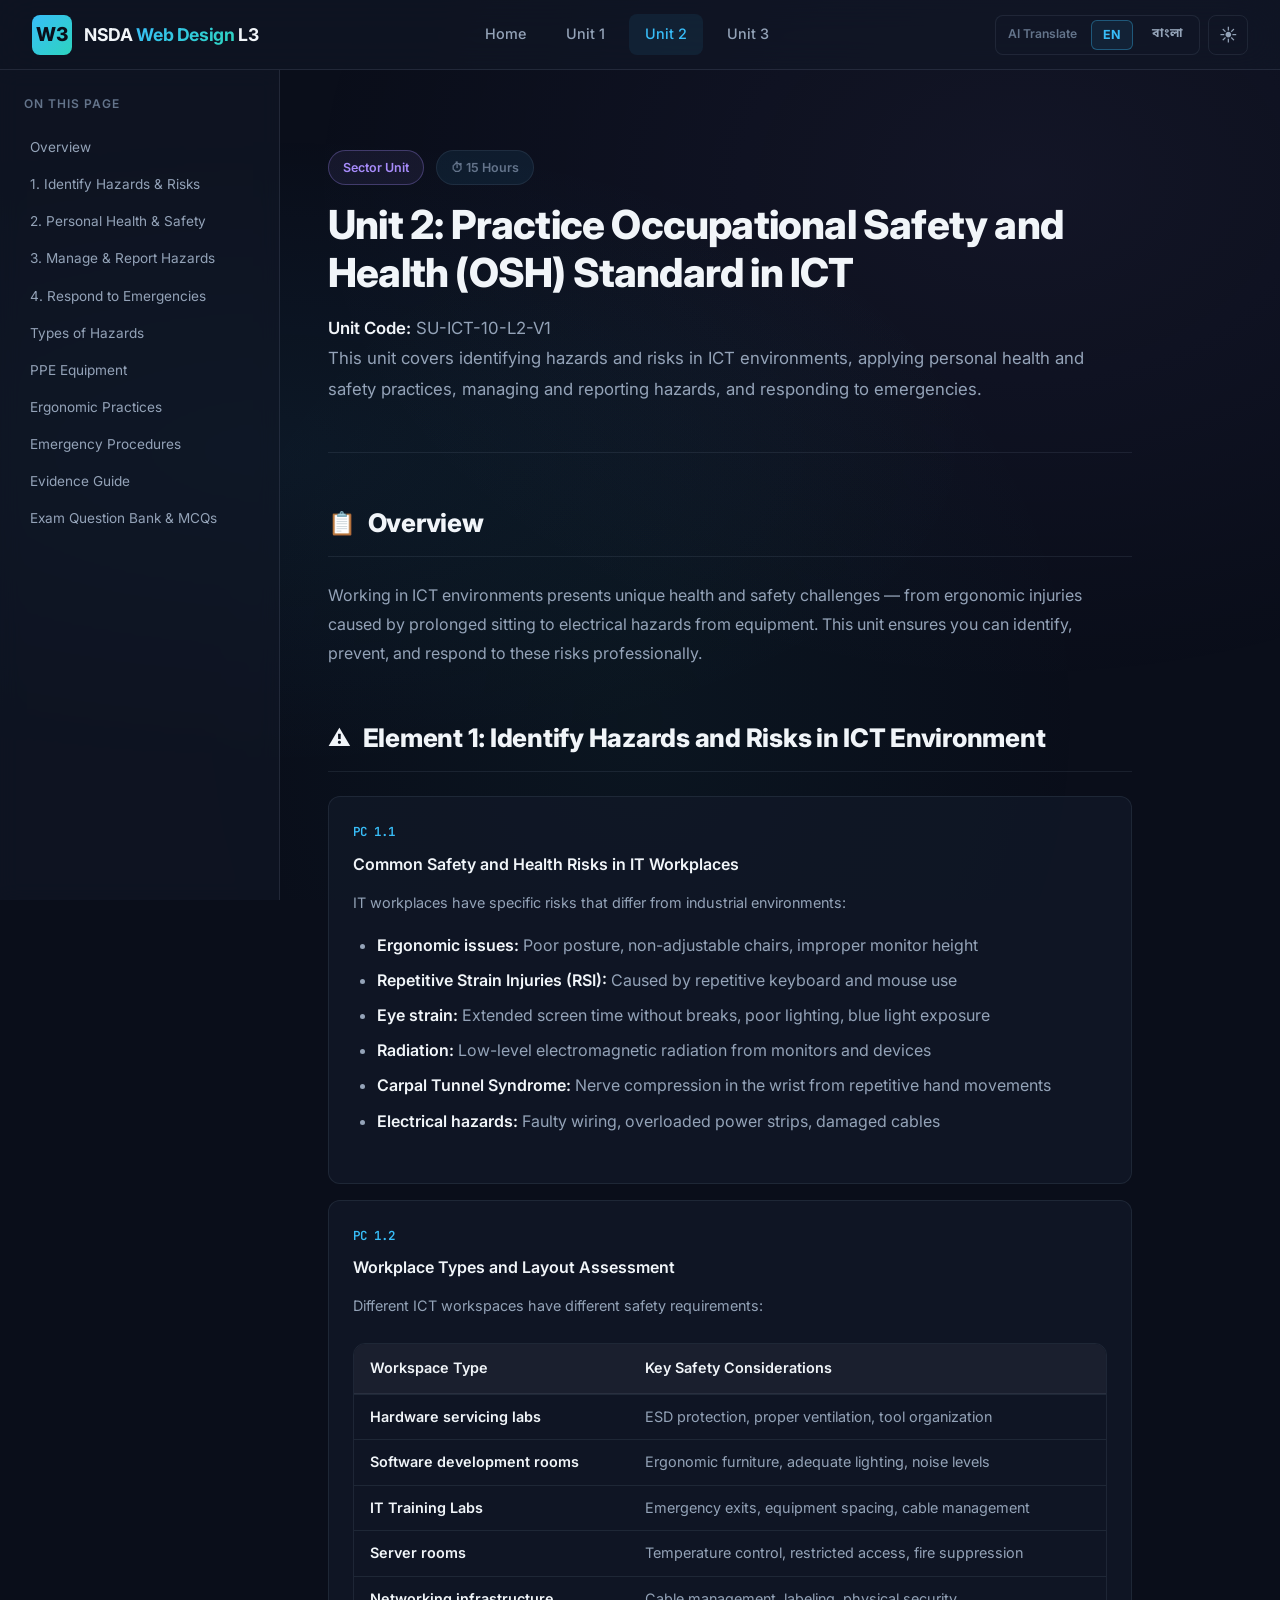
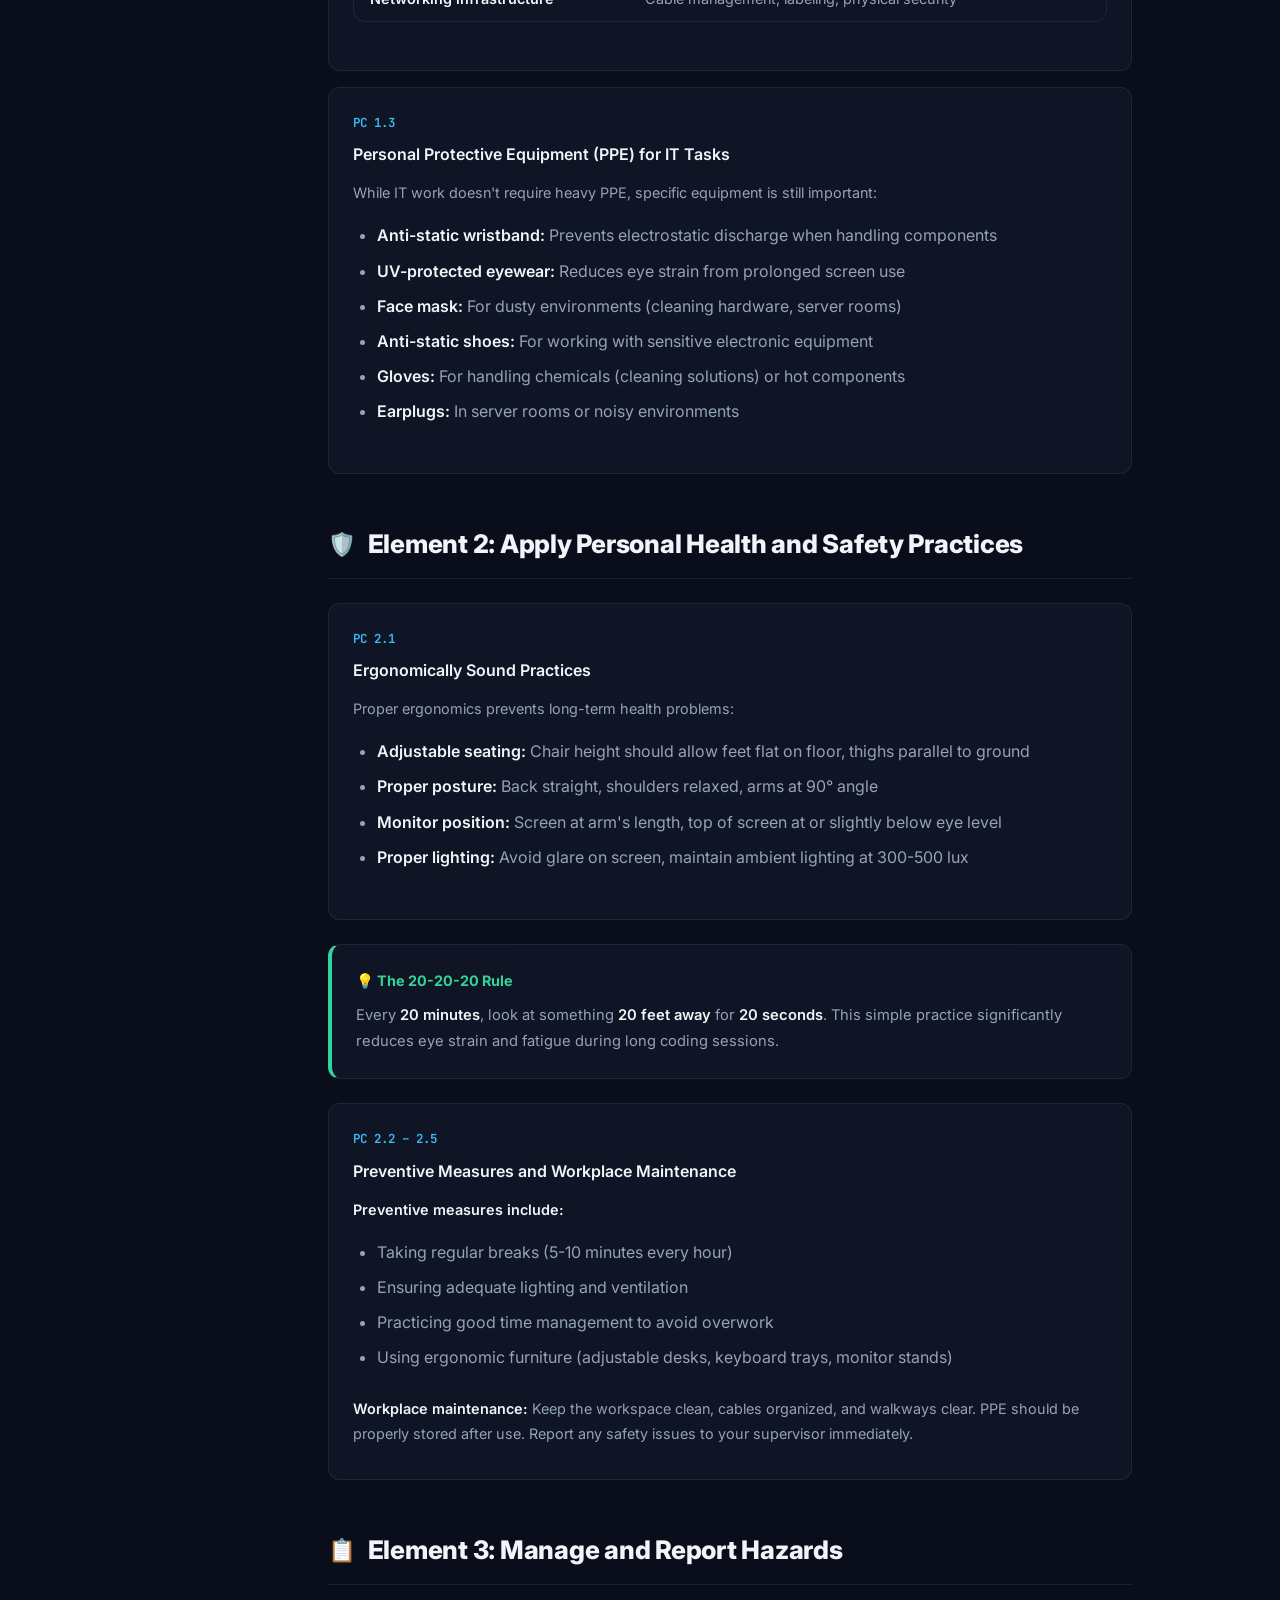
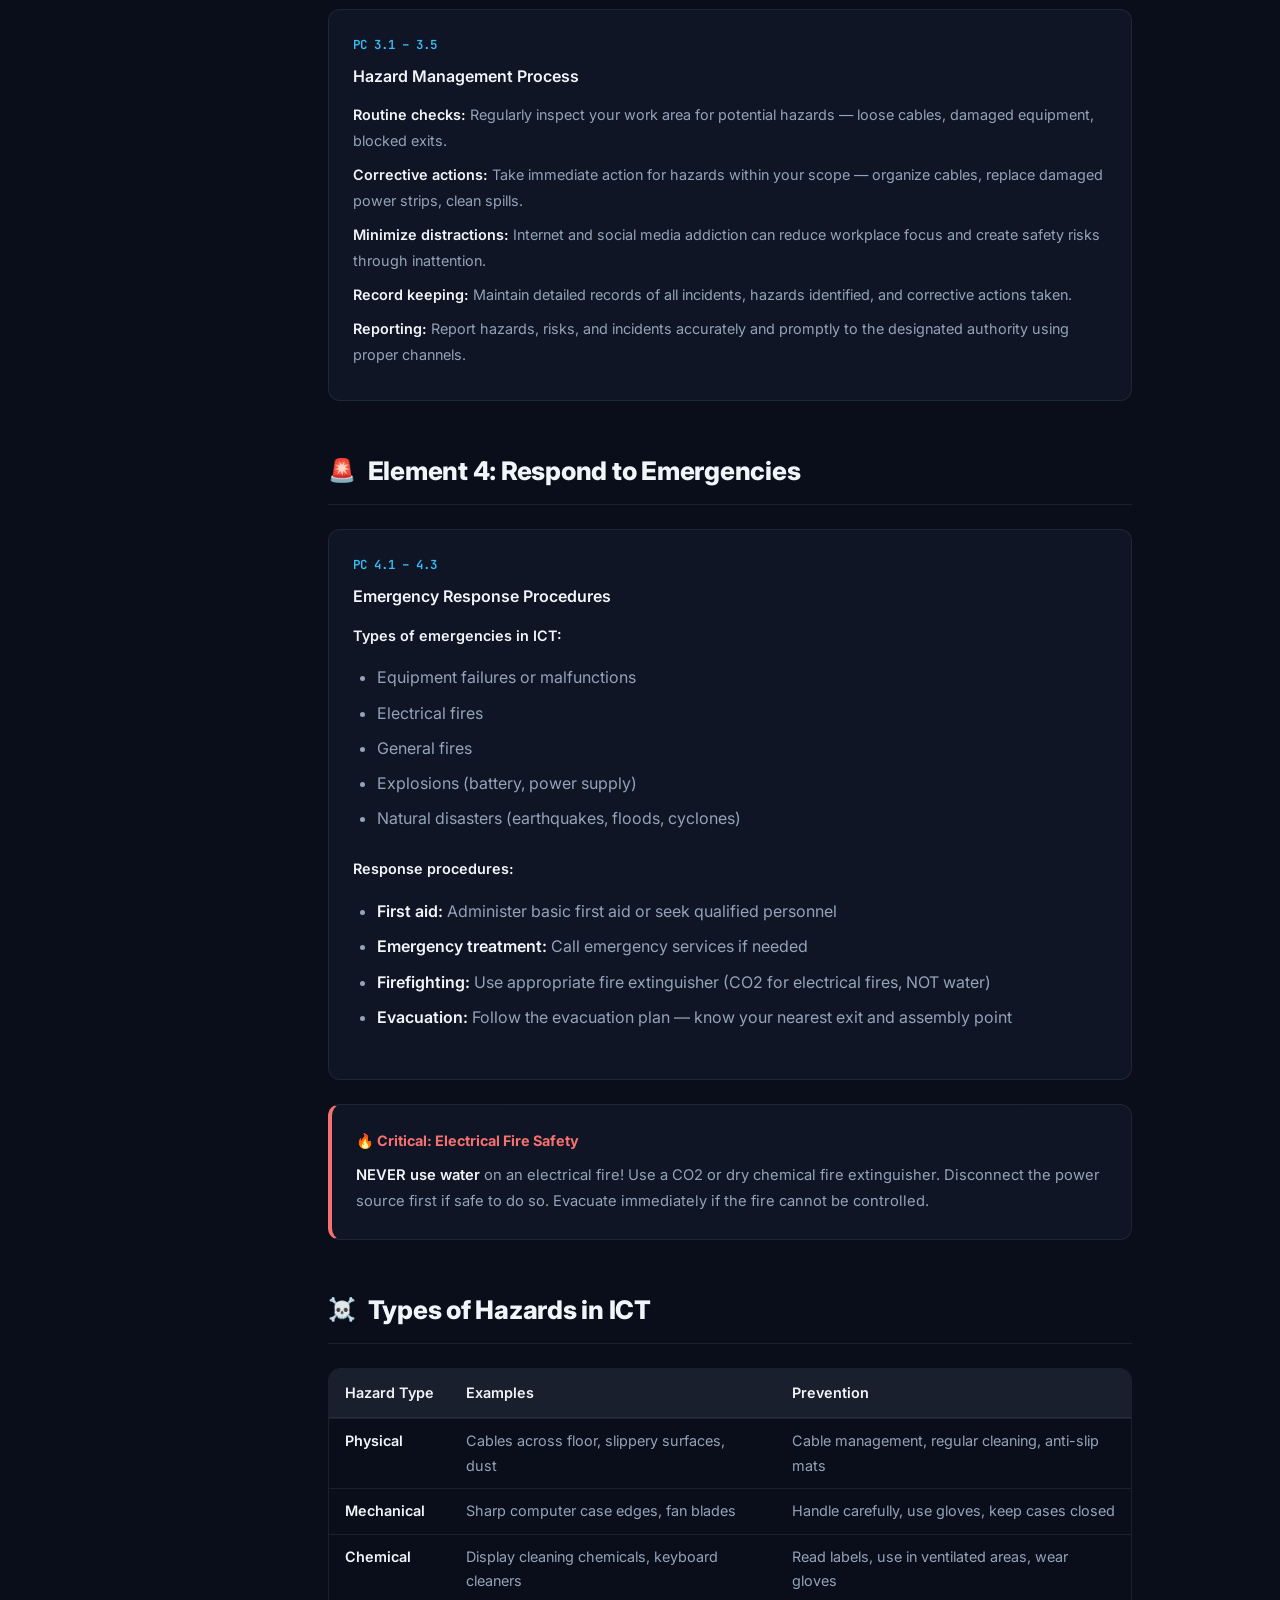
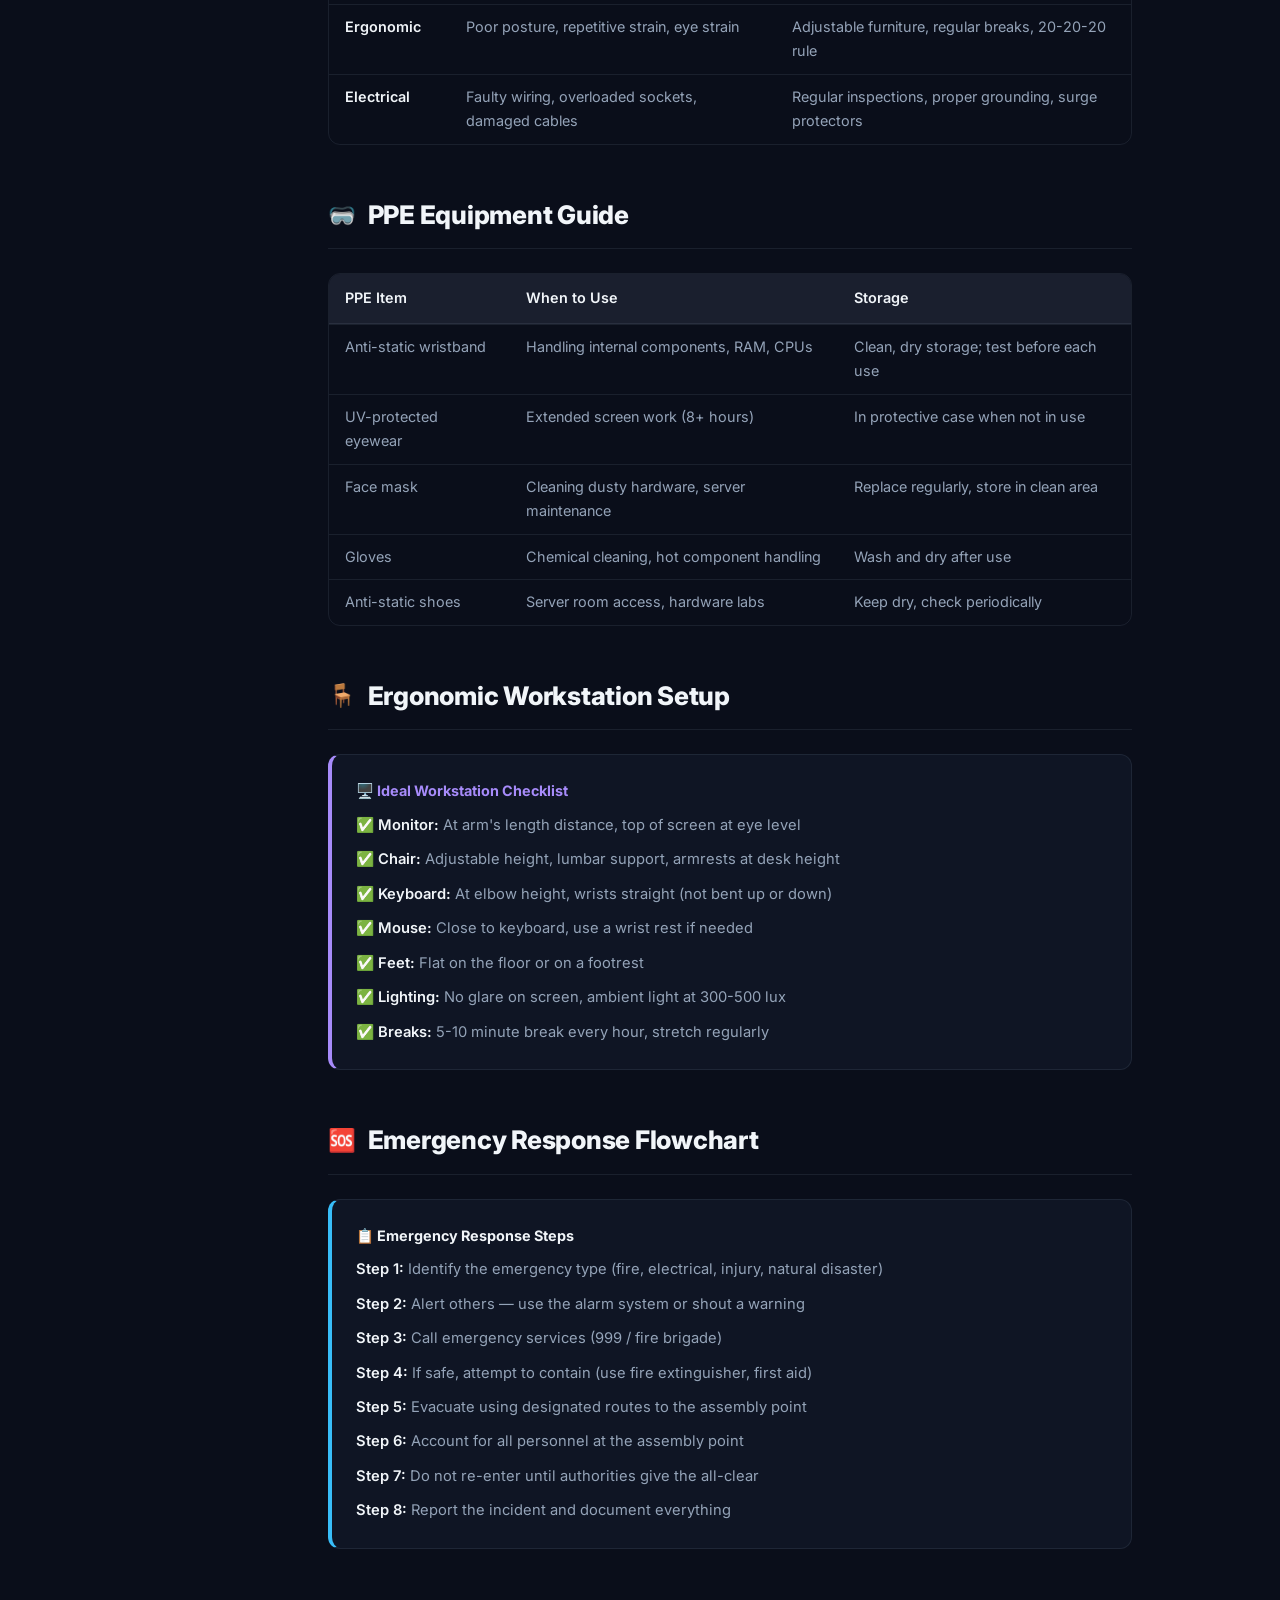
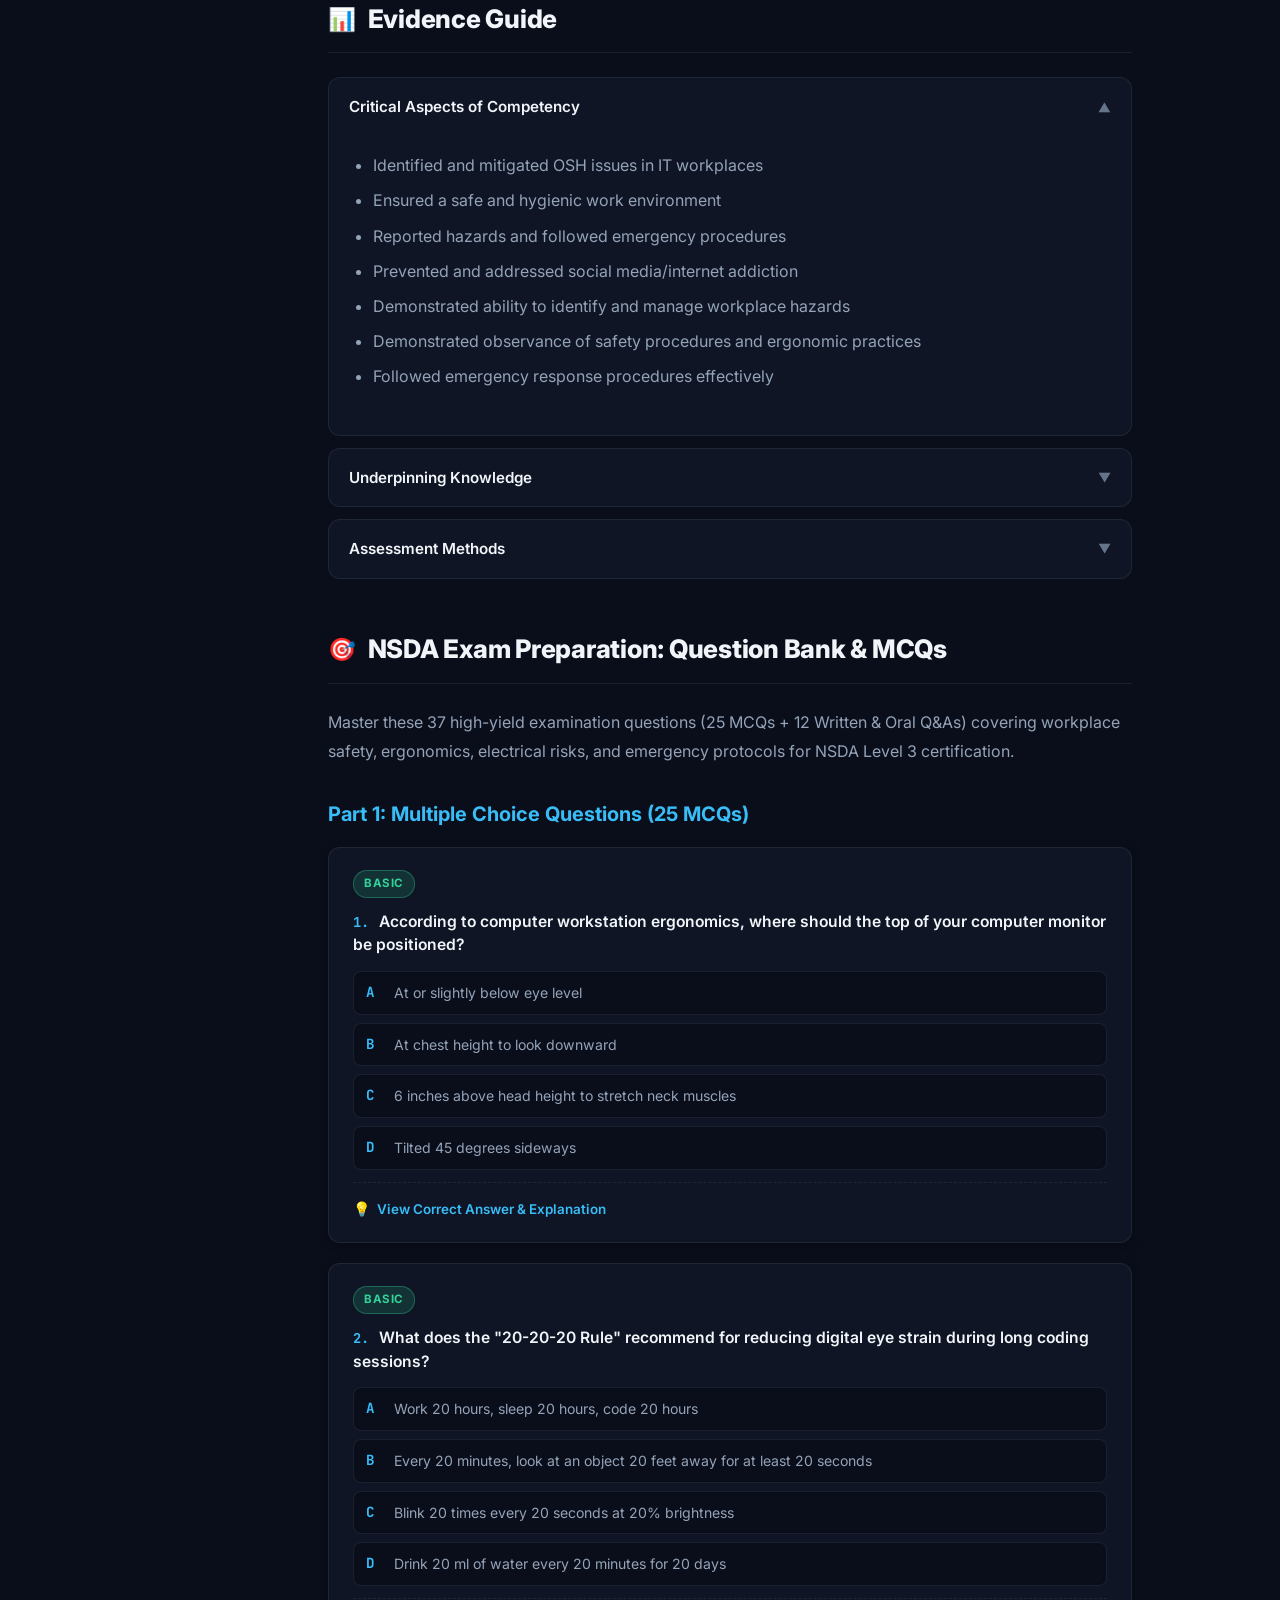
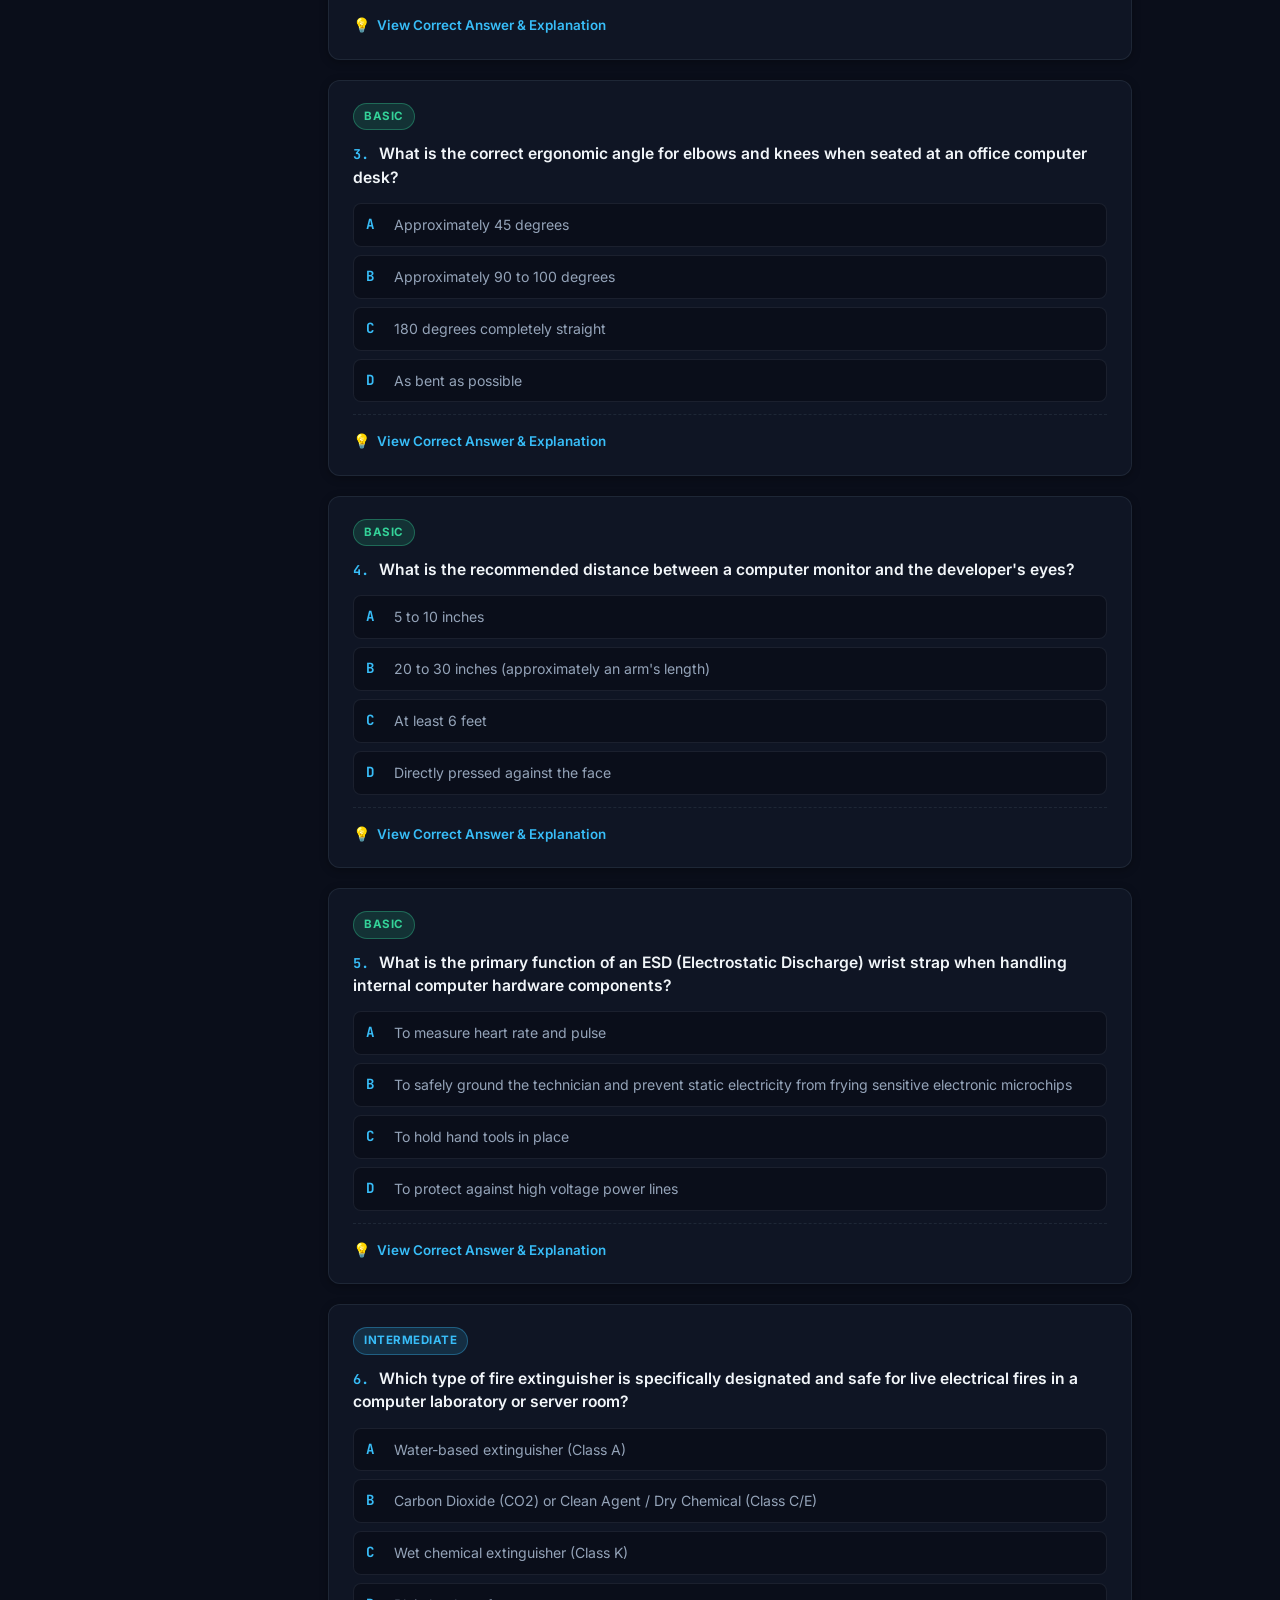
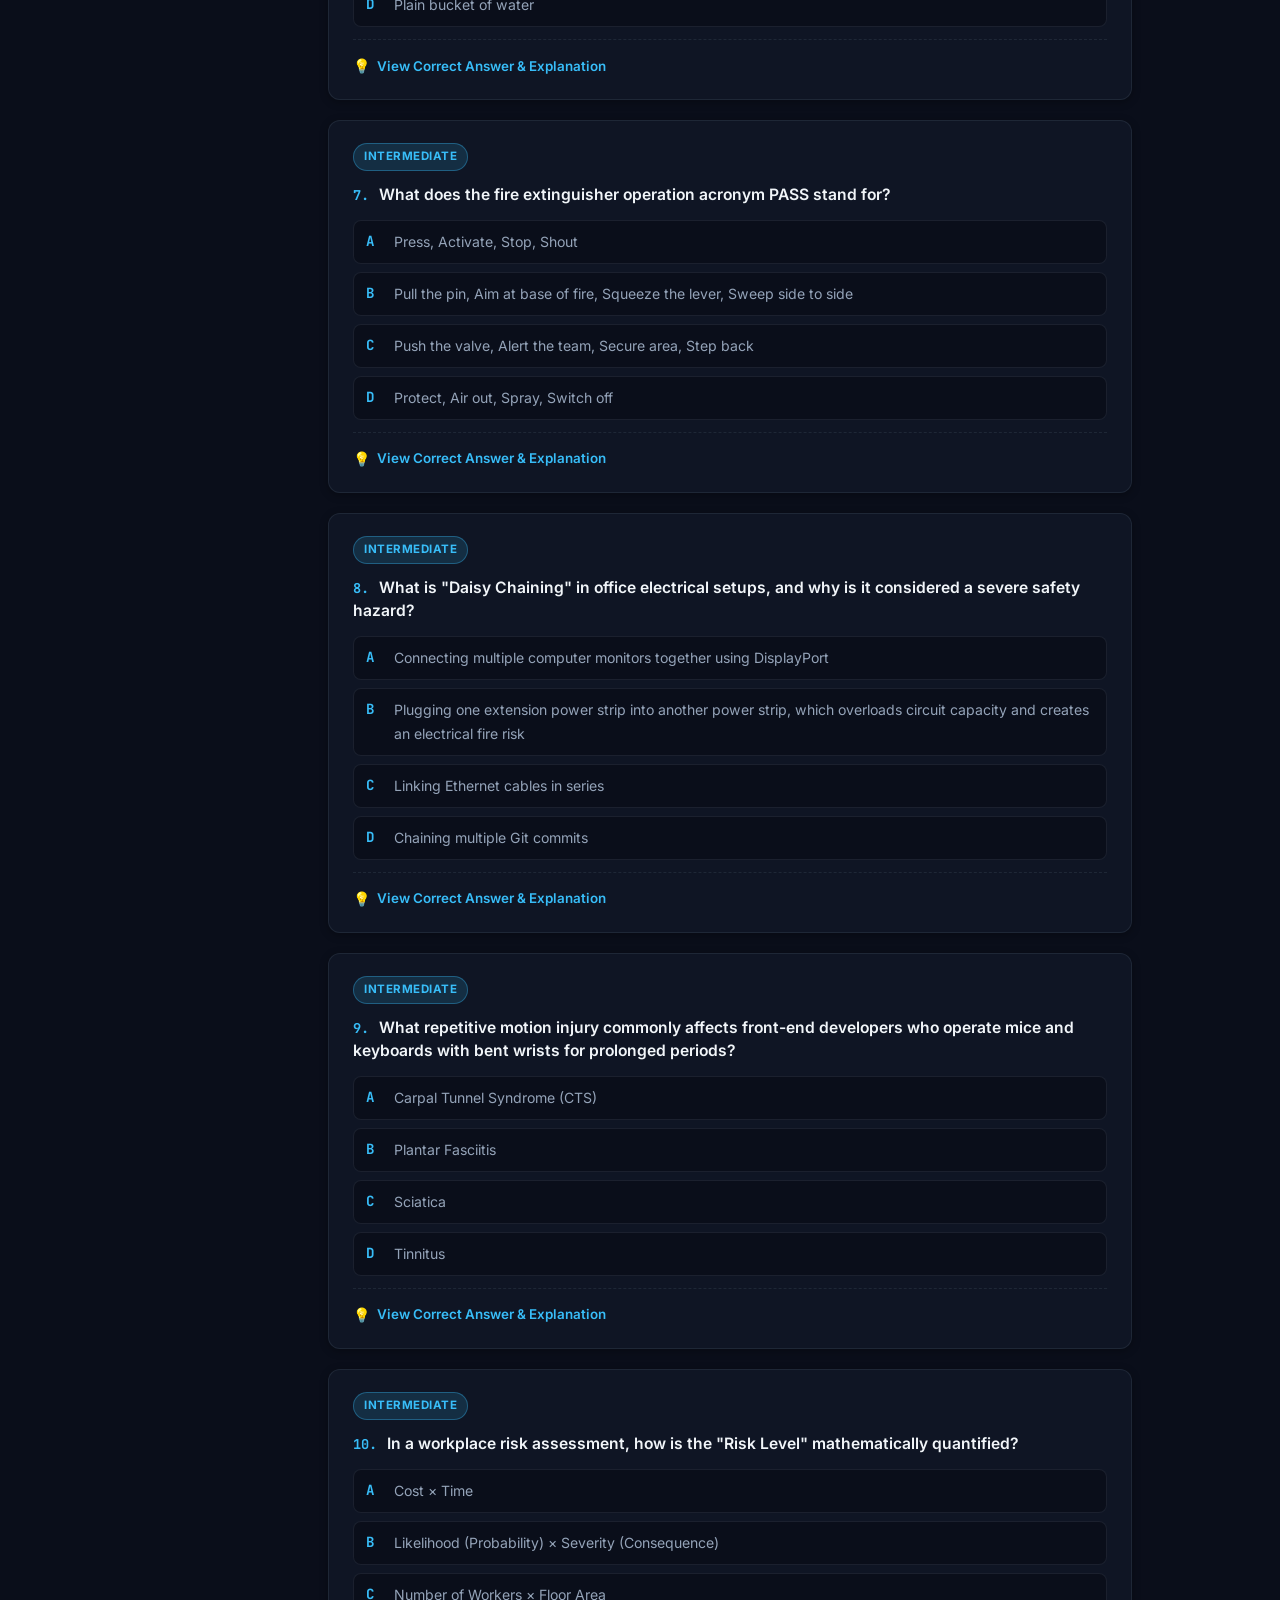
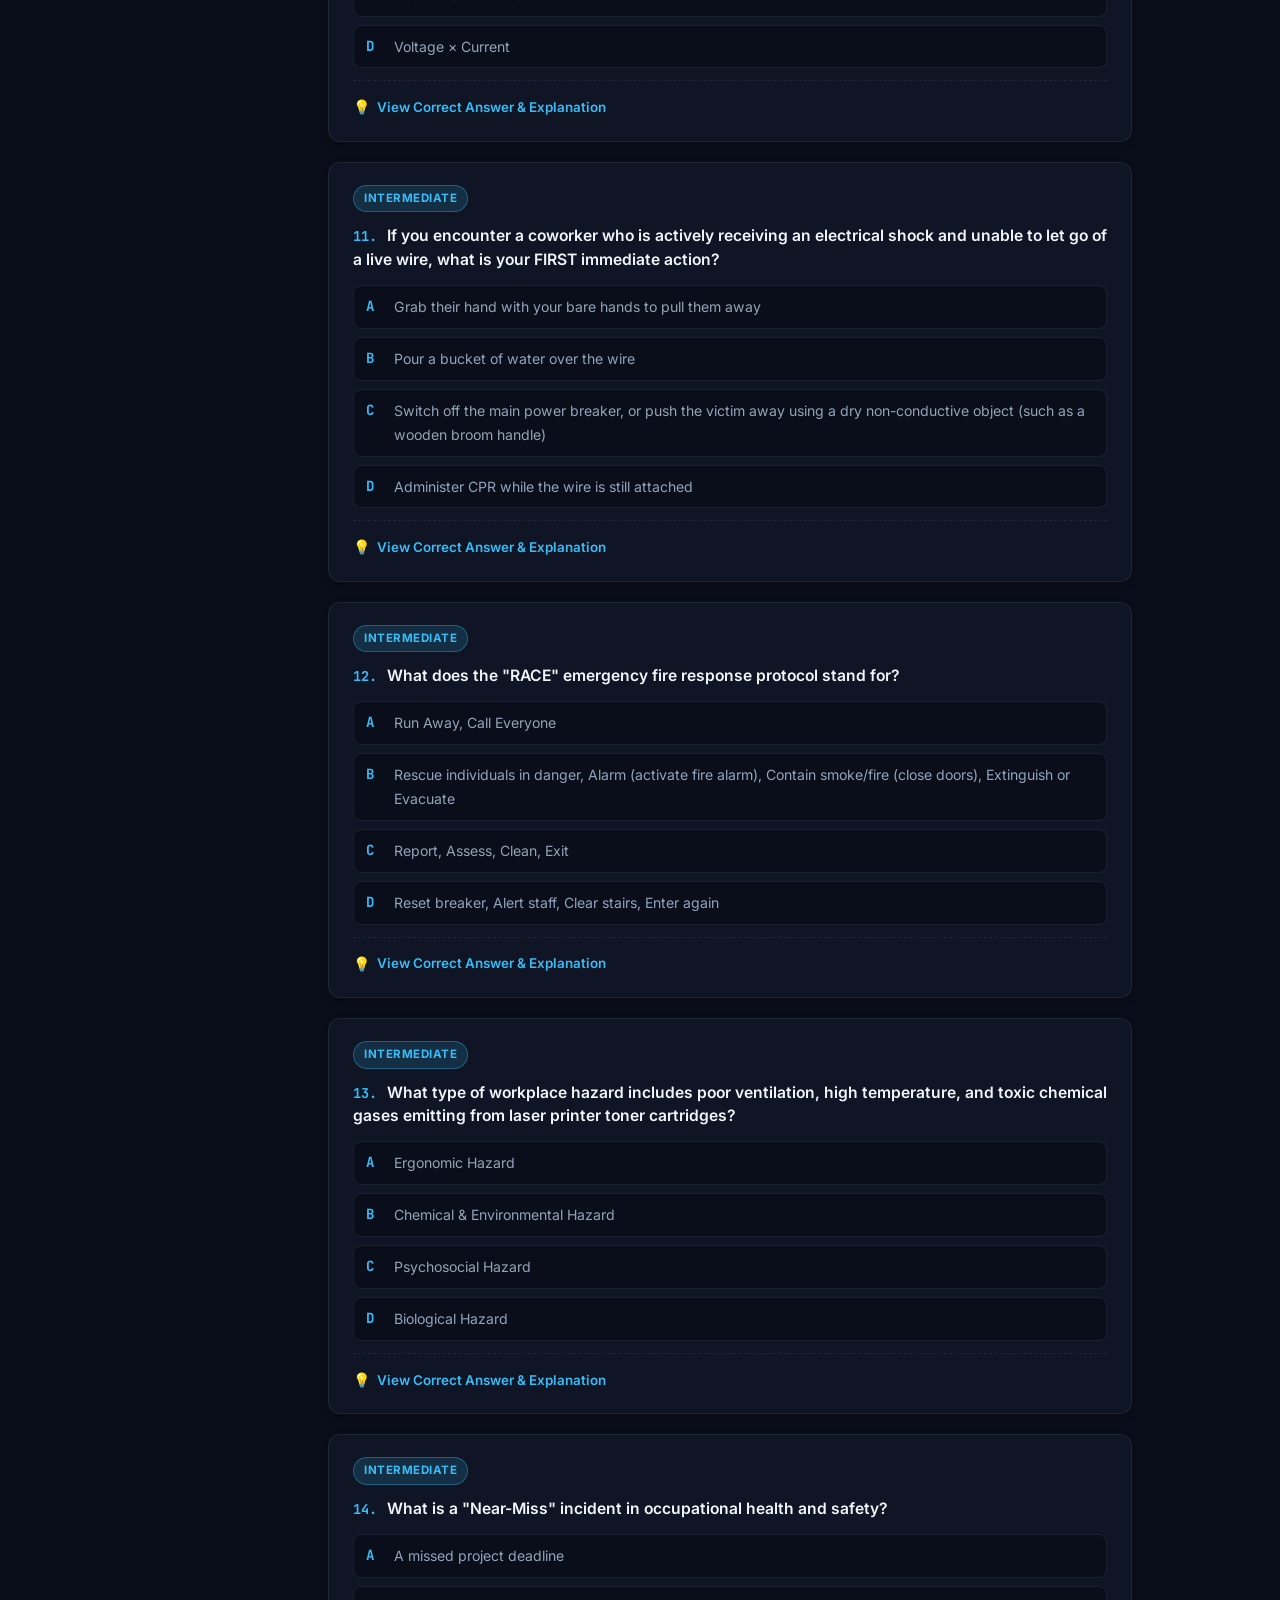
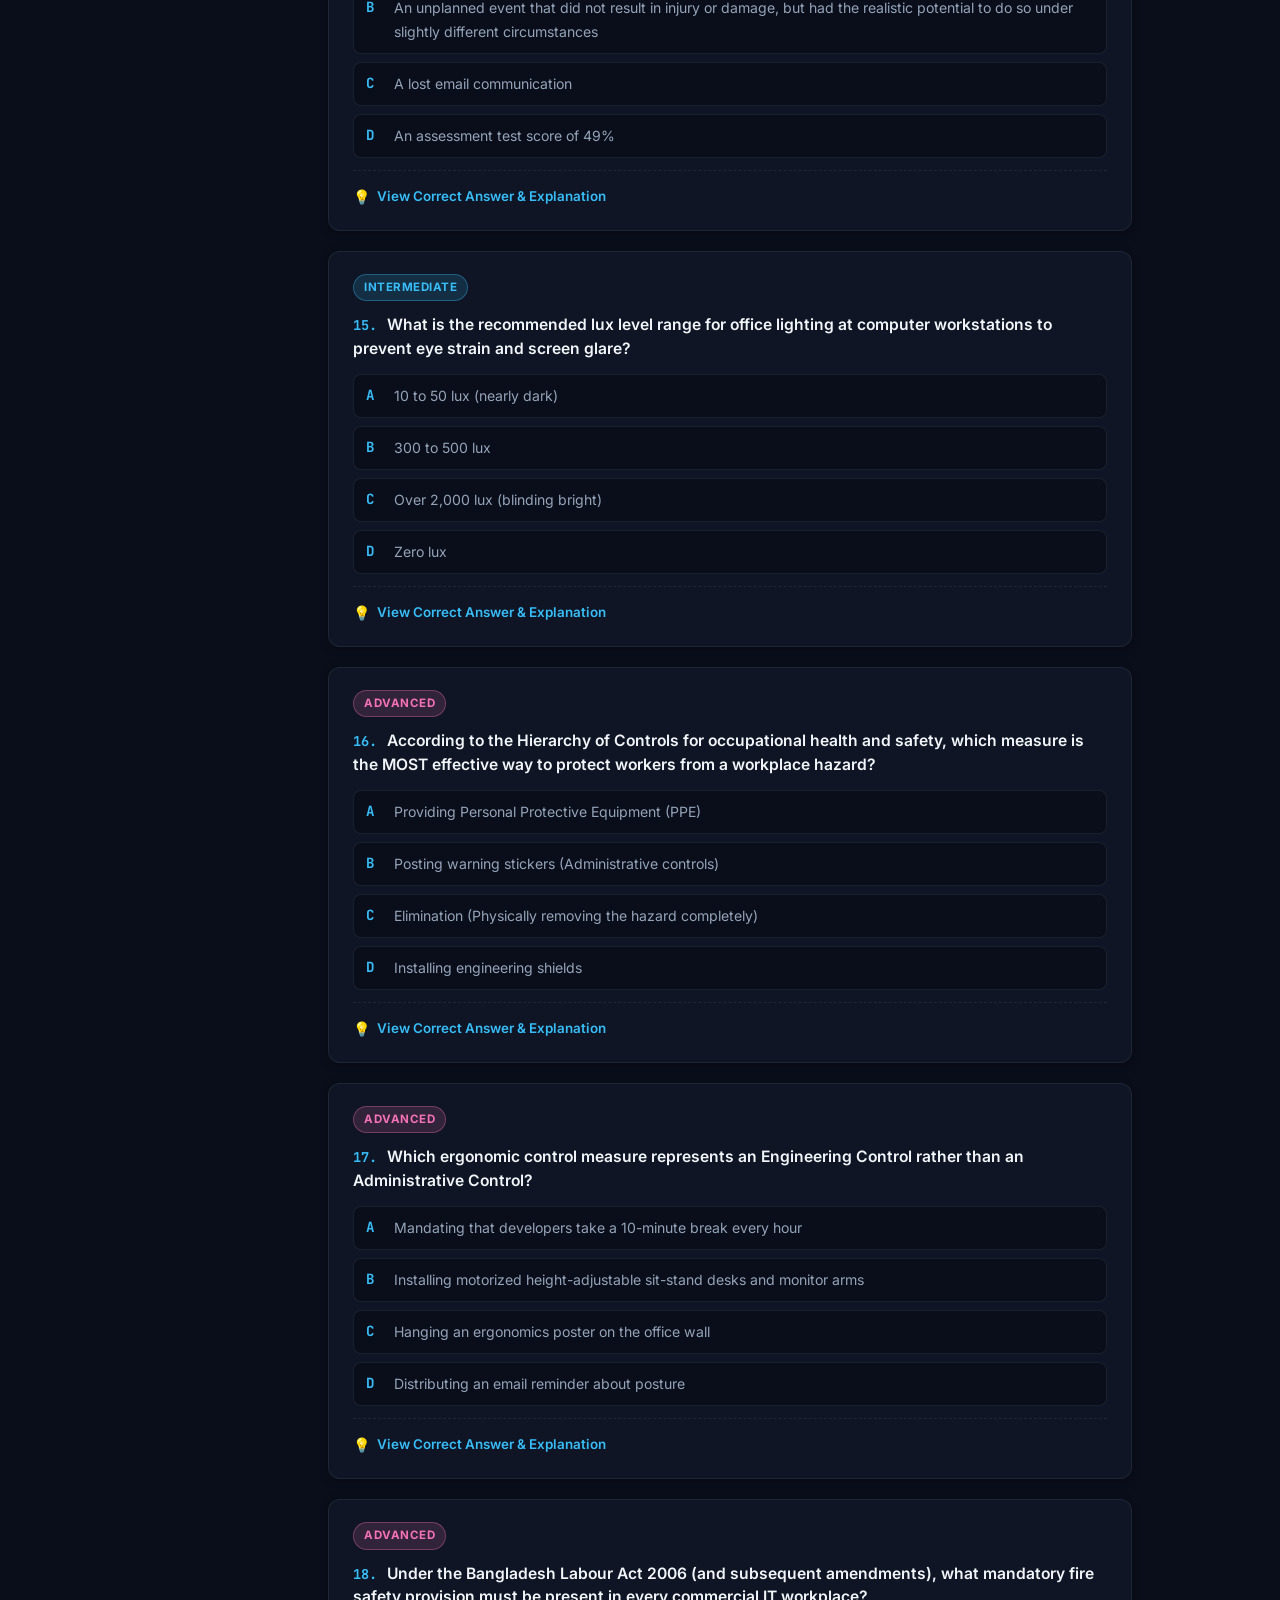
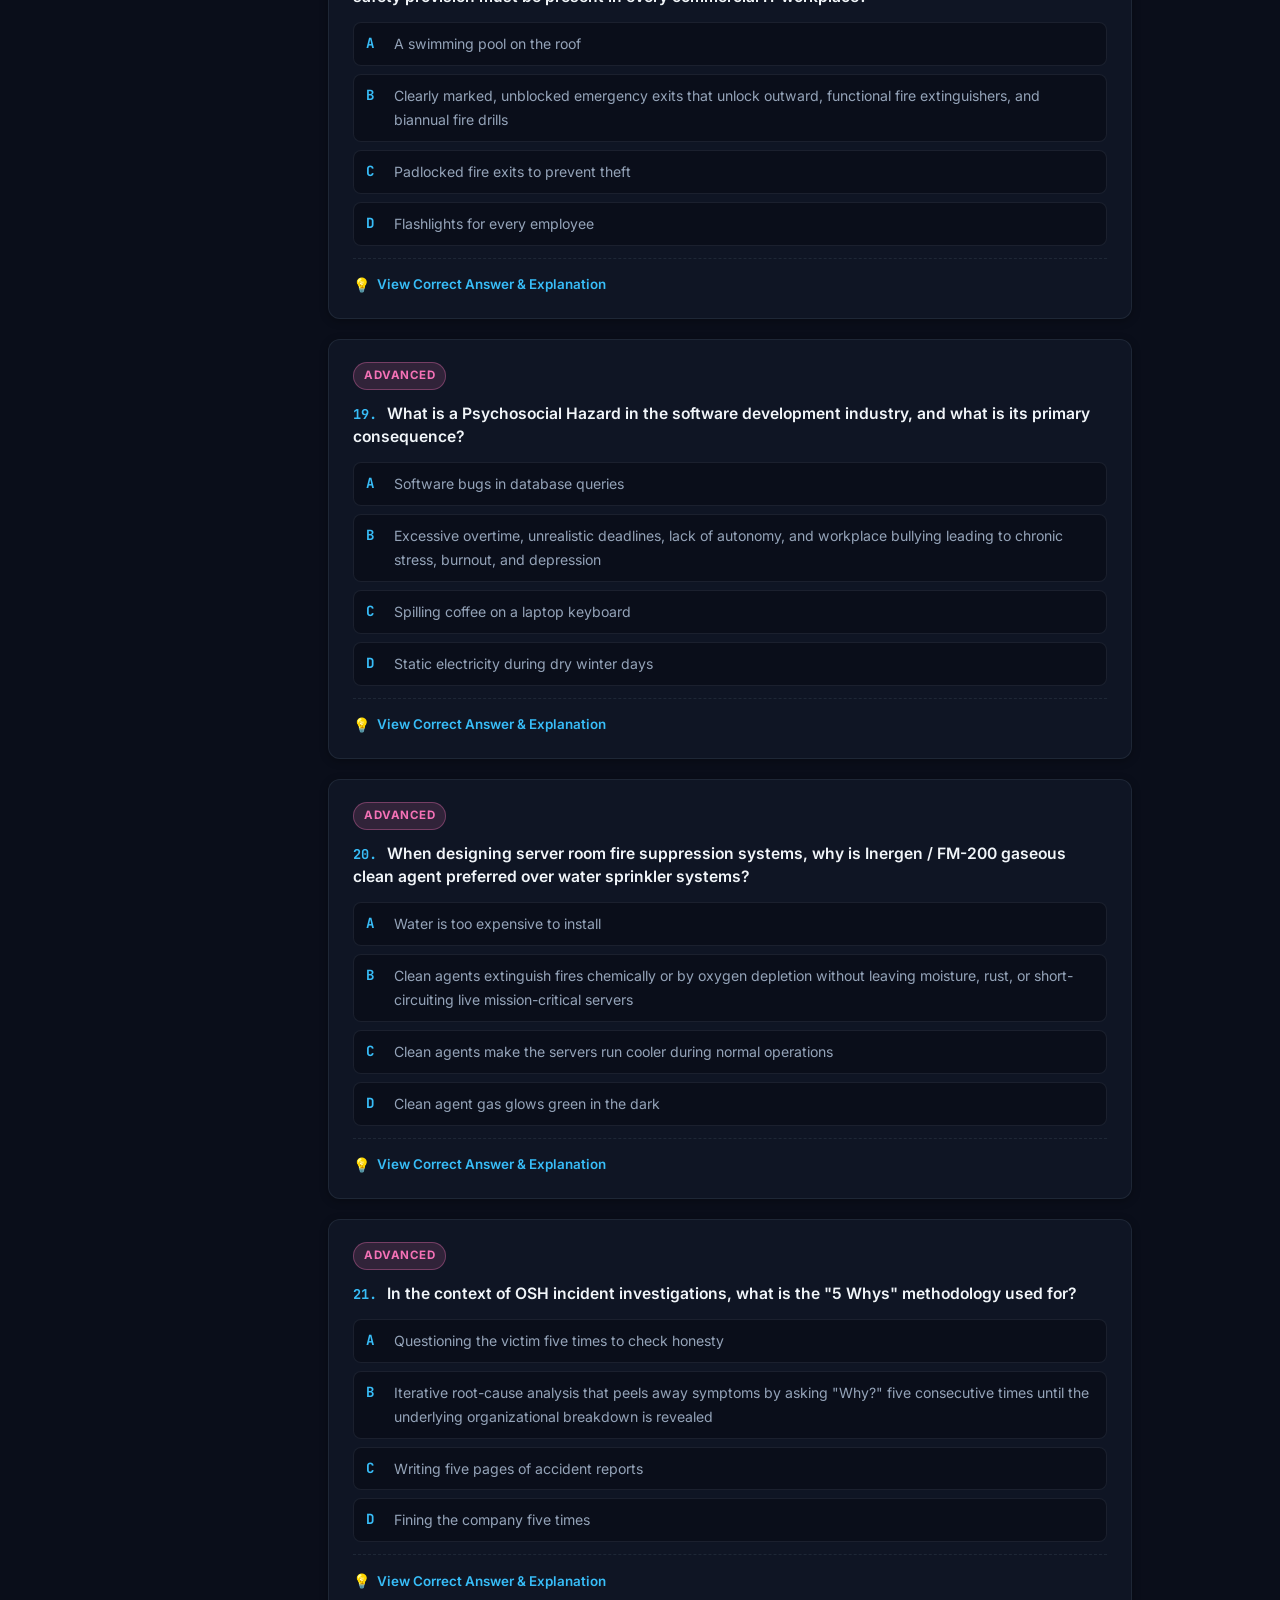
<file: unit2-osh.html>
<!DOCTYPE html>
<html lang="en" data-theme="dark">
<head>
  <meta charset="UTF-8">
  <meta name="viewport" content="width=device-width, initial-scale=1.0">
  <meta name="description" content="Unit 2: Practice OSH Standard in ICT — SU-ICT-10-L2-V1. Complete guide on occupational safety, hazards, PPE, and emergency response in ICT workplaces.">
  <title>Unit 2: Practice OSH Standard in ICT — NSDA Web Design L3</title>
  <link rel="stylesheet" href="styles.css">
</head>
<body>
<div id="scroll-progress"></div>
<header class="header">
  <a href="index.html" class="header-logo">
    <div class="header-logo-icon">W3</div>
    <div class="header-logo-text">NSDA <span>Web Design</span> L3</div>
  </a>
  <nav class="header-nav">
    <a href="index.html">Home</a>
    <a href="unit1-negotiation.html">Unit 1</a>
    <a href="unit2-osh.html" class="active">Unit 2</a>
    <a href="unit3-documents.html">Unit 3</a>
  </nav>
  <div style="display:flex;align-items:center;gap:8px;">
    <button class="theme-toggle" id="theme-toggle" aria-label="Toggle theme">🌙</button>
    <button class="hamburger" id="hamburger" aria-label="Menu"><span></span><span></span><span></span></button>
  </div>
</header>
<nav class="mobile-nav" id="mobile-nav">
  <a href="index.html">Home</a>
  <a href="unit1-negotiation.html">Unit 1: Negotiation</a>
  <a href="unit2-osh.html">Unit 2: OSH</a>
  <a href="unit3-documents.html">Unit 3: Documents</a>
  <a href="unit4-visual-design.html">Unit 4: Visual Design</a>
  <a href="unit5-environment.html">Unit 5: Environment</a>
  <a href="unit6-html.html">Unit 6: HTML</a>
  <a href="unit7-css.html">Unit 7: CSS</a>
  <a href="unit8-design-to-web.html">Unit 8: Design to Web</a>
  <a href="unit9-javascript.html">Unit 9: JavaScript</a>
</nav>

<div class="page-layout">
  <aside class="sidebar" id="sidebar">
    <div class="sidebar-title">On This Page</div>
    <nav class="sidebar-nav">
      <a href="#overview">Overview</a>
      <a href="#element1">1. Identify Hazards & Risks</a>
      <a href="#element2">2. Personal Health & Safety</a>
      <a href="#element3">3. Manage & Report Hazards</a>
      <a href="#element4">4. Respond to Emergencies</a>
      <a href="#hazards">Types of Hazards</a>
      <a href="#ppe">PPE Equipment</a>
      <a href="#ergonomics">Ergonomic Practices</a>
      <a href="#emergency">Emergency Procedures</a>
      <a href="#evidence">Evidence Guide</a>
      <a href="#exam-prep">Exam Question Bank & MCQs</a>
    </nav>
  </aside>

  <div class="page-content">
    <div class="content">

      <div class="unit-header">
        <div class="unit-header-meta">
          <span class="unit-badge badge-sector">Sector Unit</span>
          <span class="unit-badge badge-hours">⏱ 15 Hours</span>
        </div>
        <h1>Unit 2: Practice Occupational Safety and Health (OSH) Standard in ICT</h1>
        <p class="unit-header-desc">
          <strong>Unit Code:</strong> SU-ICT-10-L2-V1<br>
          This unit covers identifying hazards and risks in ICT environments, applying personal health and safety practices, managing and reporting hazards, and responding to emergencies.
        </p>
      </div>

      <h2 id="overview"><span class="icon">📋</span> Overview</h2>
      <p>Working in ICT environments presents unique health and safety challenges — from ergonomic injuries caused by prolonged sitting to electrical hazards from equipment. This unit ensures you can identify, prevent, and respond to these risks professionally.</p>

      <h2 id="element1"><span class="icon">⚠️</span> Element 1: Identify Hazards and Risks in ICT Environment</h2>

      <div class="pc-card">
        <div class="pc-card-id">PC 1.1</div>
        <h4>Common Safety and Health Risks in IT Workplaces</h4>
        <p>IT workplaces have specific risks that differ from industrial environments:</p>
        <ul>
          <li><strong>Ergonomic issues:</strong> Poor posture, non-adjustable chairs, improper monitor height</li>
          <li><strong>Repetitive Strain Injuries (RSI):</strong> Caused by repetitive keyboard and mouse use</li>
          <li><strong>Eye strain:</strong> Extended screen time without breaks, poor lighting, blue light exposure</li>
          <li><strong>Radiation:</strong> Low-level electromagnetic radiation from monitors and devices</li>
          <li><strong>Carpal Tunnel Syndrome:</strong> Nerve compression in the wrist from repetitive hand movements</li>
          <li><strong>Electrical hazards:</strong> Faulty wiring, overloaded power strips, damaged cables</li>
        </ul>
      </div>

      <div class="pc-card">
        <div class="pc-card-id">PC 1.2</div>
        <h4>Workplace Types and Layout Assessment</h4>
        <p>Different ICT workspaces have different safety requirements:</p>
        <div class="table-wrapper">
          <table>
            <thead><tr><th>Workspace Type</th><th>Key Safety Considerations</th></tr></thead>
            <tbody>
              <tr><td><strong>Hardware servicing labs</strong></td><td>ESD protection, proper ventilation, tool organization</td></tr>
              <tr><td><strong>Software development rooms</strong></td><td>Ergonomic furniture, adequate lighting, noise levels</td></tr>
              <tr><td><strong>IT Training Labs</strong></td><td>Emergency exits, equipment spacing, cable management</td></tr>
              <tr><td><strong>Server rooms</strong></td><td>Temperature control, restricted access, fire suppression</td></tr>
              <tr><td><strong>Networking infrastructure</strong></td><td>Cable management, labeling, physical security</td></tr>
            </tbody>
          </table>
        </div>
      </div>

      <div class="pc-card">
        <div class="pc-card-id">PC 1.3</div>
        <h4>Personal Protective Equipment (PPE) for IT Tasks</h4>
        <p>While IT work doesn't require heavy PPE, specific equipment is still important:</p>
        <ul>
          <li><strong>Anti-static wristband:</strong> Prevents electrostatic discharge when handling components</li>
          <li><strong>UV-protected eyewear:</strong> Reduces eye strain from prolonged screen use</li>
          <li><strong>Face mask:</strong> For dusty environments (cleaning hardware, server rooms)</li>
          <li><strong>Anti-static shoes:</strong> For working with sensitive electronic equipment</li>
          <li><strong>Gloves:</strong> For handling chemicals (cleaning solutions) or hot components</li>
          <li><strong>Earplugs:</strong> In server rooms or noisy environments</li>
        </ul>
      </div>

      <h2 id="element2"><span class="icon">🛡️</span> Element 2: Apply Personal Health and Safety Practices</h2>

      <div class="pc-card">
        <div class="pc-card-id">PC 2.1</div>
        <h4>Ergonomically Sound Practices</h4>
        <p>Proper ergonomics prevents long-term health problems:</p>
        <ul>
          <li><strong>Adjustable seating:</strong> Chair height should allow feet flat on floor, thighs parallel to ground</li>
          <li><strong>Proper posture:</strong> Back straight, shoulders relaxed, arms at 90° angle</li>
          <li><strong>Monitor position:</strong> Screen at arm's length, top of screen at or slightly below eye level</li>
          <li><strong>Proper lighting:</strong> Avoid glare on screen, maintain ambient lighting at 300-500 lux</li>
        </ul>
      </div>

      <div class="info-box tip">
        <div class="info-box-title">💡 The 20-20-20 Rule</div>
        <p>Every <strong>20 minutes</strong>, look at something <strong>20 feet away</strong> for <strong>20 seconds</strong>. This simple practice significantly reduces eye strain and fatigue during long coding sessions.</p>
      </div>

      <div class="pc-card">
        <div class="pc-card-id">PC 2.2 – 2.5</div>
        <h4>Preventive Measures and Workplace Maintenance</h4>
        <p><strong>Preventive measures include:</strong></p>
        <ul>
          <li>Taking regular breaks (5-10 minutes every hour)</li>
          <li>Ensuring adequate lighting and ventilation</li>
          <li>Practicing good time management to avoid overwork</li>
          <li>Using ergonomic furniture (adjustable desks, keyboard trays, monitor stands)</li>
        </ul>
        <p><strong>Workplace maintenance:</strong> Keep the workspace clean, cables organized, and walkways clear. PPE should be properly stored after use. Report any safety issues to your supervisor immediately.</p>
      </div>

      <h2 id="element3"><span class="icon">📋</span> Element 3: Manage and Report Hazards</h2>

      <div class="pc-card">
        <div class="pc-card-id">PC 3.1 – 3.5</div>
        <h4>Hazard Management Process</h4>
        <p><strong>Routine checks:</strong> Regularly inspect your work area for potential hazards — loose cables, damaged equipment, blocked exits.</p>
        <p><strong>Corrective actions:</strong> Take immediate action for hazards within your scope — organize cables, replace damaged power strips, clean spills.</p>
        <p><strong>Minimize distractions:</strong> Internet and social media addiction can reduce workplace focus and create safety risks through inattention.</p>
        <p><strong>Record keeping:</strong> Maintain detailed records of all incidents, hazards identified, and corrective actions taken.</p>
        <p><strong>Reporting:</strong> Report hazards, risks, and incidents accurately and promptly to the designated authority using proper channels.</p>
      </div>

      <h2 id="element4"><span class="icon">🚨</span> Element 4: Respond to Emergencies</h2>

      <div class="pc-card">
        <div class="pc-card-id">PC 4.1 – 4.3</div>
        <h4>Emergency Response Procedures</h4>
        <p><strong>Types of emergencies in ICT:</strong></p>
        <ul>
          <li>Equipment failures or malfunctions</li>
          <li>Electrical fires</li>
          <li>General fires</li>
          <li>Explosions (battery, power supply)</li>
          <li>Natural disasters (earthquakes, floods, cyclones)</li>
        </ul>
        <p><strong>Response procedures:</strong></p>
        <ul>
          <li><strong>First aid:</strong> Administer basic first aid or seek qualified personnel</li>
          <li><strong>Emergency treatment:</strong> Call emergency services if needed</li>
          <li><strong>Firefighting:</strong> Use appropriate fire extinguisher (CO2 for electrical fires, NOT water)</li>
          <li><strong>Evacuation:</strong> Follow the evacuation plan — know your nearest exit and assembly point</li>
        </ul>
      </div>

      <div class="info-box important">
        <div class="info-box-title">🔥 Critical: Electrical Fire Safety</div>
        <p><strong>NEVER use water</strong> on an electrical fire! Use a CO2 or dry chemical fire extinguisher. Disconnect the power source first if safe to do so. Evacuate immediately if the fire cannot be controlled.</p>
      </div>

      <h2 id="hazards"><span class="icon">☠️</span> Types of Hazards in ICT</h2>
      <div class="table-wrapper">
        <table>
          <thead><tr><th>Hazard Type</th><th>Examples</th><th>Prevention</th></tr></thead>
          <tbody>
            <tr><td><strong>Physical</strong></td><td>Cables across floor, slippery surfaces, dust</td><td>Cable management, regular cleaning, anti-slip mats</td></tr>
            <tr><td><strong>Mechanical</strong></td><td>Sharp computer case edges, fan blades</td><td>Handle carefully, use gloves, keep cases closed</td></tr>
            <tr><td><strong>Chemical</strong></td><td>Display cleaning chemicals, keyboard cleaners</td><td>Read labels, use in ventilated areas, wear gloves</td></tr>
            <tr><td><strong>Ergonomic</strong></td><td>Poor posture, repetitive strain, eye strain</td><td>Adjustable furniture, regular breaks, 20-20-20 rule</td></tr>
            <tr><td><strong>Electrical</strong></td><td>Faulty wiring, overloaded sockets, damaged cables</td><td>Regular inspections, proper grounding, surge protectors</td></tr>
          </tbody>
        </table>
      </div>

      <h2 id="ppe"><span class="icon">🥽</span> PPE Equipment Guide</h2>
      <div class="table-wrapper">
        <table>
          <thead><tr><th>PPE Item</th><th>When to Use</th><th>Storage</th></tr></thead>
          <tbody>
            <tr><td>Anti-static wristband</td><td>Handling internal components, RAM, CPUs</td><td>Clean, dry storage; test before each use</td></tr>
            <tr><td>UV-protected eyewear</td><td>Extended screen work (8+ hours)</td><td>In protective case when not in use</td></tr>
            <tr><td>Face mask</td><td>Cleaning dusty hardware, server maintenance</td><td>Replace regularly, store in clean area</td></tr>
            <tr><td>Gloves</td><td>Chemical cleaning, hot component handling</td><td>Wash and dry after use</td></tr>
            <tr><td>Anti-static shoes</td><td>Server room access, hardware labs</td><td>Keep dry, check periodically</td></tr>
          </tbody>
        </table>
      </div>

      <h2 id="ergonomics"><span class="icon">🪑</span> Ergonomic Workstation Setup</h2>
      <div class="info-box example">
        <div class="info-box-title">🖥️ Ideal Workstation Checklist</div>
        <p>✅ <strong>Monitor:</strong> At arm's length distance, top of screen at eye level</p>
        <p>✅ <strong>Chair:</strong> Adjustable height, lumbar support, armrests at desk height</p>
        <p>✅ <strong>Keyboard:</strong> At elbow height, wrists straight (not bent up or down)</p>
        <p>✅ <strong>Mouse:</strong> Close to keyboard, use a wrist rest if needed</p>
        <p>✅ <strong>Feet:</strong> Flat on the floor or on a footrest</p>
        <p>✅ <strong>Lighting:</strong> No glare on screen, ambient light at 300-500 lux</p>
        <p>✅ <strong>Breaks:</strong> 5-10 minute break every hour, stretch regularly</p>
      </div>

      <h2 id="emergency"><span class="icon">🆘</span> Emergency Response Flowchart</h2>
      <div class="info-box">
        <div class="info-box-title">📋 Emergency Response Steps</div>
        <p><strong>Step 1:</strong> Identify the emergency type (fire, electrical, injury, natural disaster)</p>
        <p><strong>Step 2:</strong> Alert others — use the alarm system or shout a warning</p>
        <p><strong>Step 3:</strong> Call emergency services (999 / fire brigade)</p>
        <p><strong>Step 4:</strong> If safe, attempt to contain (use fire extinguisher, first aid)</p>
        <p><strong>Step 5:</strong> Evacuate using designated routes to the assembly point</p>
        <p><strong>Step 6:</strong> Account for all personnel at the assembly point</p>
        <p><strong>Step 7:</strong> Do not re-enter until authorities give the all-clear</p>
        <p><strong>Step 8:</strong> Report the incident and document everything</p>
      </div>

      <h2 id="evidence"><span class="icon">📊</span> Evidence Guide</h2>
      <div class="accordion">
        <div class="accordion-item open">
          <div class="accordion-header"><span>Critical Aspects of Competency</span><span class="arrow">▼</span></div>
          <div class="accordion-body"><div class="accordion-body-inner">
            <ul>
              <li>Identified and mitigated OSH issues in IT workplaces</li>
              <li>Ensured a safe and hygienic work environment</li>
              <li>Reported hazards and followed emergency procedures</li>
              <li>Prevented and addressed social media/internet addiction</li>
              <li>Demonstrated ability to identify and manage workplace hazards</li>
              <li>Demonstrated observance of safety procedures and ergonomic practices</li>
              <li>Followed emergency response procedures effectively</li>
            </ul>
          </div></div>
        </div>
        <div class="accordion-item">
          <div class="accordion-header"><span>Underpinning Knowledge</span><span class="arrow">▼</span></div>
          <div class="accordion-body"><div class="accordion-body-inner">
            <ul>
              <li>OSH policies, regulations, and standards for IT workplaces</li>
              <li>Common hazards in IT environments</li>
              <li>Emergency response procedures and safety protocols</li>
              <li>Principles of Occupational Safety and Health (OSH)</li>
              <li>Workplace safety regulations and organizational policies</li>
            </ul>
          </div></div>
        </div>
        <div class="accordion-item">
          <div class="accordion-header"><span>Assessment Methods</span><span class="arrow">▼</span></div>
          <div class="accordion-body"><div class="accordion-body-inner">
            <ul>
              <li>Written Test</li>
              <li>Demonstration with oral questioning</li>
              <li>On-the-job observation</li>
            </ul>
          </div></div>
        </div>
      </div>

      <!-- ============================================
           NSDA EXAM PREPARATION: MCQS & QUESTION BANK
           ============================================ -->
      <h2 id="exam-prep"><span class="icon">🎯</span> NSDA Exam Preparation: Question Bank & MCQs</h2>
      <p>Master these 37 high-yield examination questions (25 MCQs + 12 Written & Oral Q&As) covering workplace safety, ergonomics, electrical risks, and emergency protocols for NSDA Level 3 certification.</p>

      <h3>Part 1: Multiple Choice Questions (25 MCQs)</h3>

      <div class="mcq-card">
        <span class="exam-level-tag exam-level-basic">Basic</span>
        <div class="mcq-title"><span class="mcq-num">1.</span> According to computer workstation ergonomics, where should the top of your computer monitor be positioned?</div>
        <div class="mcq-options-list">
          <div class="mcq-opt"><span class="mcq-opt-key">A</span> At or slightly below eye level</div>
          <div class="mcq-opt"><span class="mcq-opt-key">B</span> At chest height to look downward</div>
          <div class="mcq-opt"><span class="mcq-opt-key">C</span> 6 inches above head height to stretch neck muscles</div>
          <div class="mcq-opt"><span class="mcq-opt-key">D</span> Tilted 45 degrees sideways</div>
        </div>
        <details class="exam-reveal">
          <summary>View Correct Answer & Explanation</summary>
          <div class="exam-reveal-body">
            <strong>Correct Answer: A</strong> — The top of the monitor screen should be at or slightly below eye level (15–20 degrees below horizontal eye line) to prevent neck hyperextension and cervical spine strain.
          </div>
        </details>
      </div>

      <div class="mcq-card">
        <span class="exam-level-tag exam-level-basic">Basic</span>
        <div class="mcq-title"><span class="mcq-num">2.</span> What does the "20-20-20 Rule" recommend for reducing digital eye strain during long coding sessions?</div>
        <div class="mcq-options-list">
          <div class="mcq-opt"><span class="mcq-opt-key">A</span> Work 20 hours, sleep 20 hours, code 20 hours</div>
          <div class="mcq-opt"><span class="mcq-opt-key">B</span> Every 20 minutes, look at an object 20 feet away for at least 20 seconds</div>
          <div class="mcq-opt"><span class="mcq-opt-key">C</span> Blink 20 times every 20 seconds at 20% brightness</div>
          <div class="mcq-opt"><span class="mcq-opt-key">D</span> Drink 20 ml of water every 20 minutes for 20 days</div>
        </div>
        <details class="exam-reveal">
          <summary>View Correct Answer & Explanation</summary>
          <div class="exam-reveal-body">
            <strong>Correct Answer: B</strong> — The 20-20-20 rule relaxes the ciliary muscles in the eyes, preventing Computer Vision Syndrome (CVS).
          </div>
        </details>
      </div>

      <div class="mcq-card">
        <span class="exam-level-tag exam-level-basic">Basic</span>
        <div class="mcq-title"><span class="mcq-num">3.</span> What is the correct ergonomic angle for elbows and knees when seated at an office computer desk?</div>
        <div class="mcq-options-list">
          <div class="mcq-opt"><span class="mcq-opt-key">A</span> Approximately 45 degrees</div>
          <div class="mcq-opt"><span class="mcq-opt-key">B</span> Approximately 90 to 100 degrees</div>
          <div class="mcq-opt"><span class="mcq-opt-key">C</span> 180 degrees completely straight</div>
          <div class="mcq-opt"><span class="mcq-opt-key">D</span> As bent as possible</div>
        </div>
        <details class="exam-reveal">
          <summary>View Correct Answer & Explanation</summary>
          <div class="exam-reveal-body">
            <strong>Correct Answer: B</strong> — Keeping elbows and knees at 90–100 degrees promotes healthy blood circulation and prevents lumbar pressure.
          </div>
        </details>
      </div>

      <div class="mcq-card">
        <span class="exam-level-tag exam-level-basic">Basic</span>
        <div class="mcq-title"><span class="mcq-num">4.</span> What is the recommended distance between a computer monitor and the developer's eyes?</div>
        <div class="mcq-options-list">
          <div class="mcq-opt"><span class="mcq-opt-key">A</span> 5 to 10 inches</div>
          <div class="mcq-opt"><span class="mcq-opt-key">B</span> 20 to 30 inches (approximately an arm's length)</div>
          <div class="mcq-opt"><span class="mcq-opt-key">C</span> At least 6 feet</div>
          <div class="mcq-opt"><span class="mcq-opt-key">D</span> Directly pressed against the face</div>
        </div>
        <details class="exam-reveal">
          <summary>View Correct Answer & Explanation</summary>
          <div class="exam-reveal-body">
            <strong>Correct Answer: B</strong> — An arm's length distance (20–30 inches) provides optimal focal depth and prevents visual fatigue.
          </div>
        </details>
      </div>

      <div class="mcq-card">
        <span class="exam-level-tag exam-level-basic">Basic</span>
        <div class="mcq-title"><span class="mcq-num">5.</span> What is the primary function of an ESD (Electrostatic Discharge) wrist strap when handling internal computer hardware components?</div>
        <div class="mcq-options-list">
          <div class="mcq-opt"><span class="mcq-opt-key">A</span> To measure heart rate and pulse</div>
          <div class="mcq-opt"><span class="mcq-opt-key">B</span> To safely ground the technician and prevent static electricity from frying sensitive electronic microchips</div>
          <div class="mcq-opt"><span class="mcq-opt-key">C</span> To hold hand tools in place</div>
          <div class="mcq-opt"><span class="mcq-opt-key">D</span> To protect against high voltage power lines</div>
        </div>
        <details class="exam-reveal">
          <summary>View Correct Answer & Explanation</summary>
          <div class="exam-reveal-body">
            <strong>Correct Answer: B</strong> — Static electricity stored on human skin can destroy microprocessors and RAM; ESD straps safely dissipate charges to ground.
          </div>
        </details>
      </div>

      <div class="mcq-card">
        <span class="exam-level-tag exam-level-intermediate">Intermediate</span>
        <div class="mcq-title"><span class="mcq-num">6.</span> Which type of fire extinguisher is specifically designated and safe for live electrical fires in a computer laboratory or server room?</div>
        <div class="mcq-options-list">
          <div class="mcq-opt"><span class="mcq-opt-key">A</span> Water-based extinguisher (Class A)</div>
          <div class="mcq-opt"><span class="mcq-opt-key">B</span> Carbon Dioxide (CO2) or Clean Agent / Dry Chemical (Class C/E)</div>
          <div class="mcq-opt"><span class="mcq-opt-key">C</span> Wet chemical extinguisher (Class K)</div>
          <div class="mcq-opt"><span class="mcq-opt-key">D</span> Plain bucket of water</div>
        </div>
        <details class="exam-reveal">
          <summary>View Correct Answer & Explanation</summary>
          <div class="exam-reveal-body">
            <strong>Correct Answer: B</strong> — CO2 and clean agent extinguishers extinguish electrical fires without conducting electricity or leaving corrosive residues on sensitive IT hardware. Never use water on live electrical equipment.
          </div>
        </details>
      </div>

      <div class="mcq-card">
        <span class="exam-level-tag exam-level-intermediate">Intermediate</span>
        <div class="mcq-title"><span class="mcq-num">7.</span> What does the fire extinguisher operation acronym <strong>PASS</strong> stand for?</div>
        <div class="mcq-options-list">
          <div class="mcq-opt"><span class="mcq-opt-key">A</span> Press, Activate, Stop, Shout</div>
          <div class="mcq-opt"><span class="mcq-opt-key">B</span> Pull the pin, Aim at base of fire, Squeeze the lever, Sweep side to side</div>
          <div class="mcq-opt"><span class="mcq-opt-key">C</span> Push the valve, Alert the team, Secure area, Step back</div>
          <div class="mcq-opt"><span class="mcq-opt-key">D</span> Protect, Air out, Spray, Switch off</div>
        </div>
        <details class="exam-reveal">
          <summary>View Correct Answer & Explanation</summary>
          <div class="exam-reveal-body">
            <strong>Correct Answer: B</strong> — <strong>P</strong>ull the pin, <strong>A</strong>im at the fire base, <strong>S</strong>queeze trigger handle, <strong>S</strong>weep nozzle horizontally across flames.
          </div>
        </details>
      </div>

      <div class="mcq-card">
        <span class="exam-level-tag exam-level-intermediate">Intermediate</span>
        <div class="mcq-title"><span class="mcq-num">8.</span> What is "Daisy Chaining" in office electrical setups, and why is it considered a severe safety hazard?</div>
        <div class="mcq-options-list">
          <div class="mcq-opt"><span class="mcq-opt-key">A</span> Connecting multiple computer monitors together using DisplayPort</div>
          <div class="mcq-opt"><span class="mcq-opt-key">B</span> Plugging one extension power strip into another power strip, which overloads circuit capacity and creates an electrical fire risk</div>
          <div class="mcq-opt"><span class="mcq-opt-key">C</span> Linking Ethernet cables in series</div>
          <div class="mcq-opt"><span class="mcq-opt-key">D</span> Chaining multiple Git commits</div>
        </div>
        <details class="exam-reveal">
          <summary>View Correct Answer & Explanation</summary>
          <div class="exam-reveal-body">
            <strong>Correct Answer: B</strong> — Daisy chaining power multi-plugs draws current beyond wire ratings, melting insulation and igniting fires.
          </div>
        </details>
      </div>

      <div class="mcq-card">
        <span class="exam-level-tag exam-level-intermediate">Intermediate</span>
        <div class="mcq-title"><span class="mcq-num">9.</span> What repetitive motion injury commonly affects front-end developers who operate mice and keyboards with bent wrists for prolonged periods?</div>
        <div class="mcq-options-list">
          <div class="mcq-opt"><span class="mcq-opt-key">A</span> Carpal Tunnel Syndrome (CTS)</div>
          <div class="mcq-opt"><span class="mcq-opt-key">B</span> Plantar Fasciitis</div>
          <div class="mcq-opt"><span class="mcq-opt-key">C</span> Sciatica</div>
          <div class="mcq-opt"><span class="mcq-opt-key">D</span> Tinnitus</div>
        </div>
        <details class="exam-reveal">
          <summary>View Correct Answer & Explanation</summary>
          <div class="exam-reveal-body">
            <strong>Correct Answer: A</strong> — Carpal Tunnel Syndrome results from median nerve compression in the wrist caused by awkward flexion and repetitive keystrokes.
          </div>
        </details>
      </div>

      <div class="mcq-card">
        <span class="exam-level-tag exam-level-intermediate">Intermediate</span>
        <div class="mcq-title"><span class="mcq-num">10.</span> In a workplace risk assessment, how is the "Risk Level" mathematically quantified?</div>
        <div class="mcq-options-list">
          <div class="mcq-opt"><span class="mcq-opt-key">A</span> Cost &times; Time</div>
          <div class="mcq-opt"><span class="mcq-opt-key">B</span> Likelihood (Probability) &times; Severity (Consequence)</div>
          <div class="mcq-opt"><span class="mcq-opt-key">C</span> Number of Workers &times; Floor Area</div>
          <div class="mcq-opt"><span class="mcq-opt-key">D</span> Voltage &times; Current</div>
        </div>
        <details class="exam-reveal">
          <summary>View Correct Answer & Explanation</summary>
          <div class="exam-reveal-body">
            <strong>Correct Answer: B</strong> — Risk is calculated as <code>Likelihood &times; Severity</code> on a 5&times;5 scoring matrix to prioritize mitigation.
          </div>
        </details>
      </div>

      <div class="mcq-card">
        <span class="exam-level-tag exam-level-intermediate">Intermediate</span>
        <div class="mcq-title"><span class="mcq-num">11.</span> If you encounter a coworker who is actively receiving an electrical shock and unable to let go of a live wire, what is your FIRST immediate action?</div>
        <div class="mcq-options-list">
          <div class="mcq-opt"><span class="mcq-opt-key">A</span> Grab their hand with your bare hands to pull them away</div>
          <div class="mcq-opt"><span class="mcq-opt-key">B</span> Pour a bucket of water over the wire</div>
          <div class="mcq-opt"><span class="mcq-opt-key">C</span> Switch off the main power breaker, or push the victim away using a dry non-conductive object (such as a wooden broom handle)</div>
          <div class="mcq-opt"><span class="mcq-opt-key">D</span> Administer CPR while the wire is still attached</div>
        </div>
        <details class="exam-reveal">
          <summary>View Correct Answer & Explanation</summary>
          <div class="exam-reveal-body">
            <strong>Correct Answer: C</strong> — Never touch the victim directly because human skin conducts electricity. Cut power at the circuit breaker or use non-conductive materials.
          </div>
        </details>
      </div>

      <div class="mcq-card">
        <span class="exam-level-tag exam-level-intermediate">Intermediate</span>
        <div class="mcq-title"><span class="mcq-num">12.</span> What does the "RACE" emergency fire response protocol stand for?</div>
        <div class="mcq-options-list">
          <div class="mcq-opt"><span class="mcq-opt-key">A</span> Run Away, Call Everyone</div>
          <div class="mcq-opt"><span class="mcq-opt-key">B</span> Rescue individuals in danger, Alarm (activate fire alarm), Contain smoke/fire (close doors), Extinguish or Evacuate</div>
          <div class="mcq-opt"><span class="mcq-opt-key">C</span> Report, Assess, Clean, Exit</div>
          <div class="mcq-opt"><span class="mcq-opt-key">D</span> Reset breaker, Alert staff, Clear stairs, Enter again</div>
        </div>
        <details class="exam-reveal">
          <summary>View Correct Answer & Explanation</summary>
          <div class="exam-reveal-body">
            <strong>Correct Answer: B</strong> — RACE outlines the systematic reaction order during facility fires to preserve human life first, then limit fire spread.
          </div>
        </details>
      </div>

      <div class="mcq-card">
        <span class="exam-level-tag exam-level-intermediate">Intermediate</span>
        <div class="mcq-title"><span class="mcq-num">13.</span> What type of workplace hazard includes poor ventilation, high temperature, and toxic chemical gases emitting from laser printer toner cartridges?</div>
        <div class="mcq-options-list">
          <div class="mcq-opt"><span class="mcq-opt-key">A</span> Ergonomic Hazard</div>
          <div class="mcq-opt"><span class="mcq-opt-key">B</span> Chemical & Environmental Hazard</div>
          <div class="mcq-opt"><span class="mcq-opt-key">C</span> Psychosocial Hazard</div>
          <div class="mcq-opt"><span class="mcq-opt-key">D</span> Biological Hazard</div>
        </div>
        <details class="exam-reveal">
          <summary>View Correct Answer & Explanation</summary>
          <div class="exam-reveal-body">
            <strong>Correct Answer: B</strong> — Carbon black nanoparticles, ozone emissions from printers, and poor HVAC ventilation are categorized as chemical and environmental risks.
          </div>
        </details>
      </div>

      <div class="mcq-card">
        <span class="exam-level-tag exam-level-intermediate">Intermediate</span>
        <div class="mcq-title"><span class="mcq-num">14.</span> What is a "Near-Miss" incident in occupational health and safety?</div>
        <div class="mcq-options-list">
          <div class="mcq-opt"><span class="mcq-opt-key">A</span> A missed project deadline</div>
          <div class="mcq-opt"><span class="mcq-opt-key">B</span> An unplanned event that did not result in injury or damage, but had the realistic potential to do so under slightly different circumstances</div>
          <div class="mcq-opt"><span class="mcq-opt-key">C</span> A lost email communication</div>
          <div class="mcq-opt"><span class="mcq-opt-key">D</span> An assessment test score of 49%</div>
        </div>
        <details class="exam-reveal">
          <summary>View Correct Answer & Explanation</summary>
          <div class="exam-reveal-body">
            <strong>Correct Answer: B</strong> — Reporting near-misses (e.g., tripping on an unclipped cable but catching oneself) allows proactive safety fixes before serious injuries occur.
          </div>
        </details>
      </div>

      <div class="mcq-card">
        <span class="exam-level-tag exam-level-intermediate">Intermediate</span>
        <div class="mcq-title"><span class="mcq-num">15.</span> What is the recommended lux level range for office lighting at computer workstations to prevent eye strain and screen glare?</div>
        <div class="mcq-options-list">
          <div class="mcq-opt"><span class="mcq-opt-key">A</span> 10 to 50 lux (nearly dark)</div>
          <div class="mcq-opt"><span class="mcq-opt-key">B</span> 300 to 500 lux</div>
          <div class="mcq-opt"><span class="mcq-opt-key">C</span> Over 2,000 lux (blinding bright)</div>
          <div class="mcq-opt"><span class="mcq-opt-key">D</span> Zero lux</div>
        </div>
        <details class="exam-reveal">
          <summary>View Correct Answer & Explanation</summary>
          <div class="exam-reveal-body">
            <strong>Correct Answer: B</strong> — 300 to 500 lux provides balanced ambient illumination without causing reflections or harsh contrast on backlit monitors.
          </div>
        </details>
      </div>

      <div class="mcq-card">
        <span class="exam-level-tag exam-level-advanced">Advanced</span>
        <div class="mcq-title"><span class="mcq-num">16.</span> According to the Hierarchy of Controls for occupational health and safety, which measure is the MOST effective way to protect workers from a workplace hazard?</div>
        <div class="mcq-options-list">
          <div class="mcq-opt"><span class="mcq-opt-key">A</span> Providing Personal Protective Equipment (PPE)</div>
          <div class="mcq-opt"><span class="mcq-opt-key">B</span> Posting warning stickers (Administrative controls)</div>
          <div class="mcq-opt"><span class="mcq-opt-key">C</span> Elimination (Physically removing the hazard completely)</div>
          <div class="mcq-opt"><span class="mcq-opt-key">D</span> Installing engineering shields</div>
        </div>
        <details class="exam-reveal">
          <summary>View Correct Answer & Explanation</summary>
          <div class="exam-reveal-body">
            <strong>Correct Answer: C</strong> — The Hierarchy of Controls ranks methods: 1. Elimination (most effective) &gt; 2. Substitution &gt; 3. Engineering Controls &gt; 4. Administrative Controls &gt; 5. PPE (least effective, last line of defense).
          </div>
        </details>
      </div>

      <div class="mcq-card">
        <span class="exam-level-tag exam-level-advanced">Advanced</span>
        <div class="mcq-title"><span class="mcq-num">17.</span> Which ergonomic control measure represents an <strong>Engineering Control</strong> rather than an Administrative Control?</div>
        <div class="mcq-options-list">
          <div class="mcq-opt"><span class="mcq-opt-key">A</span> Mandating that developers take a 10-minute break every hour</div>
          <div class="mcq-opt"><span class="mcq-opt-key">B</span> Installing motorized height-adjustable sit-stand desks and monitor arms</div>
          <div class="mcq-opt"><span class="mcq-opt-key">C</span> Hanging an ergonomics poster on the office wall</div>
          <div class="mcq-opt"><span class="mcq-opt-key">D</span> Distributing an email reminder about posture</div>
        </div>
        <details class="exam-reveal">
          <summary>View Correct Answer & Explanation</summary>
          <div class="exam-reveal-body">
            <strong>Correct Answer: B</strong> — Engineering controls physically isolate or redesign equipment to fit the worker, while breaks and posters are administrative policies.
          </div>
        </details>
      </div>

      <div class="mcq-card">
        <span class="exam-level-tag exam-level-advanced">Advanced</span>
        <div class="mcq-title"><span class="mcq-num">18.</span> Under the Bangladesh Labour Act 2006 (and subsequent amendments), what mandatory fire safety provision must be present in every commercial IT workplace?</div>
        <div class="mcq-options-list">
          <div class="mcq-opt"><span class="mcq-opt-key">A</span> A swimming pool on the roof</div>
          <div class="mcq-opt"><span class="mcq-opt-key">B</span> Clearly marked, unblocked emergency exits that unlock outward, functional fire extinguishers, and biannual fire drills</div>
          <div class="mcq-opt"><span class="mcq-opt-key">C</span> Padlocked fire exits to prevent theft</div>
          <div class="mcq-opt"><span class="mcq-opt-key">D</span> Flashlights for every employee</div>
        </div>
        <details class="exam-reveal">
          <summary>View Correct Answer & Explanation</summary>
          <div class="exam-reveal-body">
            <strong>Correct Answer: B</strong> — The law strictly prohibits locking emergency exits during work hours, mandates outward opening doors, and requires regular evacuation training.
          </div>
        </details>
      </div>

      <div class="mcq-card">
        <span class="exam-level-tag exam-level-advanced">Advanced</span>
        <div class="mcq-title"><span class="mcq-num">19.</span> What is a <strong>Psychosocial Hazard</strong> in the software development industry, and what is its primary consequence?</div>
        <div class="mcq-options-list">
          <div class="mcq-opt"><span class="mcq-opt-key">A</span> Software bugs in database queries</div>
          <div class="mcq-opt"><span class="mcq-opt-key">B</span> Excessive overtime, unrealistic deadlines, lack of autonomy, and workplace bullying leading to chronic stress, burnout, and depression</div>
          <div class="mcq-opt"><span class="mcq-opt-key">C</span> Spilling coffee on a laptop keyboard</div>
          <div class="mcq-opt"><span class="mcq-opt-key">D</span> Static electricity during dry winter days</div>
        </div>
        <details class="exam-reveal">
          <summary>View Correct Answer & Explanation</summary>
          <div class="exam-reveal-body">
            <strong>Correct Answer: B</strong> — Psychosocial hazards relate to the design and management of work. Chronic workplace stress causes mental fatigue, high turnover, and health issues.
          </div>
        </details>
      </div>

      <div class="mcq-card">
        <span class="exam-level-tag exam-level-advanced">Advanced</span>
        <div class="mcq-title"><span class="mcq-num">20.</span> When designing server room fire suppression systems, why is <strong>Inergen / FM-200 gaseous clean agent</strong> preferred over water sprinkler systems?</div>
        <div class="mcq-options-list">
          <div class="mcq-opt"><span class="mcq-opt-key">A</span> Water is too expensive to install</div>
          <div class="mcq-opt"><span class="mcq-opt-key">B</span> Clean agents extinguish fires chemically or by oxygen depletion without leaving moisture, rust, or short-circuiting live mission-critical servers</div>
          <div class="mcq-opt"><span class="mcq-opt-key">C</span> Clean agents make the servers run cooler during normal operations</div>
          <div class="mcq-opt"><span class="mcq-opt-key">D</span> Clean agent gas glows green in the dark</div>
        </div>
        <details class="exam-reveal">
          <summary>View Correct Answer & Explanation</summary>
          <div class="exam-reveal-body">
            <strong>Correct Answer: B</strong> — Water causes catastrophic short circuits and destroys millions of dollars in server electronics; gaseous agents extinguish flames without residue.
          </div>
        </details>
      </div>

      <div class="mcq-card">
        <span class="exam-level-tag exam-level-advanced">Advanced</span>
        <div class="mcq-title"><span class="mcq-num">21.</span> In the context of OSH incident investigations, what is the <strong>"5 Whys"</strong> methodology used for?</div>
        <div class="mcq-options-list">
          <div class="mcq-opt"><span class="mcq-opt-key">A</span> Questioning the victim five times to check honesty</div>
          <div class="mcq-opt"><span class="mcq-opt-key">B</span> Iterative root-cause analysis that peels away symptoms by asking "Why?" five consecutive times until the underlying organizational breakdown is revealed</div>
          <div class="mcq-opt"><span class="mcq-opt-key">C</span> Writing five pages of accident reports</div>
          <div class="mcq-opt"><span class="mcq-opt-key">D</span> Fining the company five times</div>
        </div>
        <details class="exam-reveal">
          <summary>View Correct Answer & Explanation</summary>
          <div class="exam-reveal-body">
            <strong>Correct Answer: B</strong> — The 5 Whys drills past surface human error to uncover broken maintenance schedules, budget deficits, or faulty safety training.
          </div>
        </details>
      </div>

      <div class="mcq-card">
        <span class="exam-level-tag exam-level-advanced">Advanced</span>
        <div class="mcq-title"><span class="mcq-num">22.</span> What is the proper procedure for lifting heavy enterprise server hardware or UPS battery packs to avoid severe spinal disc herniation?</div>
        <div class="mcq-options-list">
          <div class="mcq-opt"><span class="mcq-opt-key">A</span> Bend at the waist with straight legs, and jerk the weight up quickly</div>
          <div class="mcq-opt"><span class="mcq-opt-key">B</span> Squat bending the knees, keep the back straight, hold load close to the chest, and lift using strong leg muscles (or perform a two-person team lift)</div>
          <div class="mcq-opt"><span class="mcq-opt-key">C</span> Twist the torso while lifting off the ground</div>
          <div class="mcq-opt"><span class="mcq-opt-key">D</span> Drag the server using its power cables</div>
        </div>
        <details class="exam-reveal">
          <summary>View Correct Answer & Explanation</summary>
          <div class="exam-reveal-body">
            <strong>Correct Answer: B</strong> — Lifting with back muscles causes severe lumbar disc damage. Power lifting from the legs with a vertical spine protects the vertebral column.
          </div>
        </details>
      </div>

      <div class="mcq-card">
        <span class="exam-level-tag exam-level-advanced">Advanced</span>
        <div class="mcq-title"><span class="mcq-num">23.</span> What role does an <strong>Uninterruptible Power Supply (UPS)</strong> play in electrical OSH and data safety in a web design lab?</div>
        <div class="mcq-options-list">
          <div class="mcq-opt"><span class="mcq-opt-key">A</span> Increases internet bandwidth</div>
          <div class="mcq-opt"><span class="mcq-opt-key">B</span> Conditions dirty line voltage (suppresses surges, sags, brownouts) and provides battery reserve power to allow orderly server shutdowns during blackouts</div>
          <div class="mcq-opt"><span class="mcq-opt-key">C</span> Converts AC power to water</div>
          <div class="mcq-opt"><span class="mcq-opt-key">D</span> Generates wireless network signals</div>
        </div>
        <details class="exam-reveal">
          <summary>View Correct Answer & Explanation</summary>
          <div class="exam-reveal-body">
            <strong>Correct Answer: B</strong> — A true online UPS regulates power spikes that cause hardware fires and prevents data corruption caused by sudden crashes.
          </div>
        </details>
      </div>

      <div class="mcq-card">
        <span class="exam-level-tag exam-level-advanced">Advanced</span>
        <div class="mcq-title"><span class="mcq-num">24.</span> Under NSDA assessment standards, what Personal Protective Equipment (PPE) is specified during computer hardware and local server environment setup?</div>
        <div class="mcq-options-list">
          <div class="mcq-opt"><span class="mcq-opt-key">A</span> Heavy welding helmet and fireproof suit</div>
          <div class="mcq-opt"><span class="mcq-opt-key">B</span> Protective Apron / Lab Coat, Face Mask, and Anti-static ESD Wristband</div>
          <div class="mcq-opt"><span class="mcq-opt-key">C</span> Steel-toe boots only</div>
          <div class="mcq-opt"><span class="mcq-opt-key">D</span> No PPE is required in IT</div>
        </div>
        <details class="exam-reveal">
          <summary>View Correct Answer & Explanation</summary>
          <div class="exam-reveal-body">
            <strong>Correct Answer: B</strong> — Per NSDA CBLM Specification Sheets, trainees must demonstrate wearing protective aprons and masks to protect against dust and electrical discharge.
          </div>
        </details>
      </div>

      <div class="mcq-card">
        <span class="exam-level-tag exam-level-advanced">Advanced</span>
        <div class="mcq-title"><span class="mcq-num">25.</span> How does <strong>"Lockout/Tagout" (LOTO)</strong> apply when performing deep maintenance on rack-mounted network switches and power distribution units?</div>
        <div class="mcq-options-list">
          <div class="mcq-opt"><span class="mcq-opt-key">A</span> Locking the office door so employees cannot leave</div>
          <div class="mcq-opt"><span class="mcq-opt-key">B</span> De-energizing the electrical power source, locking the breaker with a physical padlock, and placing a warning tag so nobody accidentally powers on the unit while work is ongoing</div>
          <div class="mcq-opt"><span class="mcq-opt-key">C</span> Locking Git branches against pull requests</div>
          <div class="mcq-opt"><span class="mcq-opt-key">D</span> Setting a Windows user login password</div>
        </div>
        <details class="exam-reveal">
          <summary>View Correct Answer & Explanation</summary>
          <div class="exam-reveal-body">
            <strong>Correct Answer: B</strong> — LOTO ensures hazardous energy sources remain isolated during electrical repairs, preventing fatal electrocutions.
          </div>
        </details>
      </div>

      <h3>Part 2: Written & Oral Questions with Detailed Answers (12 Items)</h3>

      <div class="qa-card">
        <span class="exam-level-tag exam-level-basic">Basic</span>
        <div class="qa-question"><span class="qa-qnum">Q1:</span> Explain the difference between a "Hazard" and a "Risk" in an ICT workplace. Give examples.</div>
        <div class="qa-answer">
          <p><strong>Hazard:</strong> Anything with the intrinsic potential to cause harm, injury, or damage. Examples in IT: exposed live electrical wiring, tangled cables trailing across walkways, poor lighting, or ungrounded server racks.</p>
          <p><strong>Risk:</strong> The likelihood or probability that a hazard will actually cause harm, combined with the severity of that potential harm. Example: An unmanaged power cord trailing across a high-traffic lab doorway creates a <em>high risk</em> of trip injuries, whereas a secured cable under a desk poses a <em>low risk</em>.</p>
        </div>
      </div>

      <div class="qa-card">
        <span class="exam-level-tag exam-level-basic">Basic</span>
        <div class="qa-question"><span class="qa-qnum">Q2:</span> Describe the ergonomic sitting posture for a web designer working at a computer workstation.</div>
        <div class="qa-answer">
          <ol>
            <li><strong>Eyes & Head:</strong> Head balanced upright; top third of monitor aligned at horizontal eye level, 20–30 inches away.</li>
            <li><strong>Shoulders & Arms:</strong> Shoulders relaxed (not hunched); upper arms vertical; elbows bent at 90–100 degrees resting on adjustable armrests.</li>
            <li><strong>Wrists & Hands:</strong> Forearms, wrists, and hands aligned in a straight, neutral horizontal line (avoiding resting wrists on sharp desk edges).</li>
            <li><strong>Back & Spine:</strong> Back supported firmly against the chair's lumbar support curve; spine tilted slightly back (100–110 degrees).</li>
            <li><strong>Legs & Feet:</strong> Thighs horizontal; knees bent at 90 degrees; feet resting flat on the floor or on an ergonomic footrest.</li>
          </ol>
        </div>
      </div>

      <div class="qa-card">
        <span class="exam-level-tag exam-level-basic">Basic</span>
        <div class="qa-question"><span class="qa-qnum">Q3:</span> What are the primary causes of electrical fires in computer labs, and how can they be prevented?</div>
        <div class="qa-answer">
          <p><strong>Primary Causes:</strong> Overloaded wall outlets, daisy-chaining power strips, frayed or pinched power cables, accumulated dust inside power supplies (PSUs), and ungrounded electrical circuits.</p>
          <p><strong>Prevention Measures:</strong></p>
          <ul>
            <li>Never exceed rated amperage on multi-plug strips.</li>
            <li>Encase and route all cables through industrial rubber floor raceways or cable trays.</li>
            <li>Schedule quarterly compressed-air cleaning of PC power supplies.</li>
            <li>Conduct annual thermal imaging scans of distribution panels to detect loose connections.</li>
          </ul>
        </div>
      </div>

      <div class="qa-card">
        <span class="exam-level-tag exam-level-basic">Basic</span>
        <div class="qa-question"><span class="qa-qnum">Q4:</span> What is the "20-20-20 Rule" and what ergonomic symptoms does it prevent in web design professionals?</div>
        <div class="qa-answer">
          <p><strong>The Rule:</strong> Every <strong>20 minutes</strong> of continuous screen time, shift your focus to look at an object at least <strong>20 feet</strong> away for at least <strong>20 seconds</strong>.</p>
          <p><strong>Conditions Prevented:</strong></p>
          <ul>
            <li>Computer Vision Syndrome (CVS) / Digital Eye Strain</li>
            <li>Dry, burning eyes caused by decreased blink rates during intense focus</li>
            <li>Eye fatigue, blurred vision, and tension headaches</li>
          </ul>
        </div>
      </div>

      <div class="qa-card">
        <span class="exam-level-tag exam-level-intermediate">Intermediate</span>
        <div class="qa-question"><span class="qa-qnum">Q5:</span> Detail the five levels of the Hierarchy of Controls with practical examples from a software development facility.</div>
        <div class="qa-answer">
          <div class="table-wrapper">
            <table>
              <thead><tr><th>Hierarchy Level</th><th>Effectiveness</th><th>Practical IT Example</th></tr></thead>
              <tbody>
                <tr><td><strong>1. Elimination</strong></td><td>Highest</td><td>Eliminate physical server hardware by migrating legacy on-premise servers to AWS/Azure cloud infrastructure.</td></tr>
                <tr><td><strong>2. Substitution</strong></td><td>High</td><td>Substitute hazardous solvent-based cleaning chemicals with non-toxic biodegradable alcohol wipes.</td></tr>
                <tr><td><strong>3. Engineering Controls</strong></td><td>Moderate</td><td>Install raised access flooring and overhead cable raceways to isolate trip hazards completely from walkways.</td></tr>
                <tr><td><strong>4. Administrative Controls</strong></td><td>Low</td><td>Implement mandatory rest break policies (5-minute break every hour) and regular ergonomic training sessions.</td></tr>
                <tr><td><strong>5. PPE</strong></td><td>Lowest</td><td>Equip hardware maintenance staff with anti-static wristbands, safety goggles, and protective aprons.</td></tr>
              </tbody>
            </table>
          </div>
        </div>
      </div>

      <div class="qa-card">
        <span class="exam-level-tag exam-level-intermediate">Intermediate</span>
        <div class="qa-question"><span class="qa-qnum">Q6:</span> How do you perform a formal workplace Risk Assessment using a 5&times;5 Risk Matrix?</div>
        <div class="qa-answer">
          <ol>
            <li><strong>Identify Hazards:</strong> Inspect the workspace systematically (walkways, electrical boards, seating, air quality).</li>
            <li><strong>Determine Who Might Be Harmed:</strong> Developers, visitors, cleaners, maintenance workers.</li>
            <li><strong>Evaluate Risk Score:</strong> Assign numerical ratings from 1 to 5 for <strong>Likelihood</strong> (1 = Rare, 5 = Almost Certain) and <strong>Severity</strong> (1 = Negligible, 5 = Catastrophic). Calculate: <code>Risk Score = Likelihood &times; Severity</code> (Range: 1 to 25).</li>
            <li><strong>Categorize Risk:</strong> Low (1–4), Medium (5–9), High (10–14), Extreme (15–25).</li>
            <li><strong>Implement Control Measures:</strong> Mandate immediate engineering or administrative controls for High/Extreme scores.</li>
            <li><strong>Record & Review:</strong> Log findings in the official institutional Hazard Register.</li>
          </ol>
        </div>
      </div>

      <div class="qa-card">
        <span class="exam-level-tag exam-level-intermediate">Intermediate</span>
        <div class="qa-question"><span class="qa-qnum">Q7:</span> What is Carpal Tunnel Syndrome (CTS)? What are the early warning symptoms and preventive adjustments?</div>
        <div class="qa-answer">
          <p><strong>Definition:</strong> Compression of the median nerve as it travels through the carpal tunnel in the wrist, causing neuropathy.</p>
          <p><strong>Early Warning Signs:</strong> Tingling sensation (pins and needles) in thumb, index, and middle fingers; numbness during sleep; wrist stiffness; dropped grip strength.</p>
          <p><strong>Preventive Interventions:</strong></p>
          <ul>
            <li>Maintain a straight, neutral wrist posture while typing (never bent backward or rested against sharp desk edges).</li>
            <li>Switch to an ergonomic vertical mouse to position the forearm in a neutral "handshake" angle.</li>
            <li>Use a split ergonomic keyboard to prevent ulnar deviation.</li>
            <li>Perform daily wrist extensor/flexor stretching exercises.</li>
          </ul>
        </div>
      </div>

      <div class="qa-card">
        <span class="exam-level-tag exam-level-intermediate">Intermediate</span>
        <div class="qa-question"><span class="qa-qnum">Q8:</span> Describe the immediate first-aid response when an employee collapses due to an electric shock.</div>
        <div class="qa-answer">
          <ol>
            <li><strong>Personal Safety First:</strong> Do not touch the person. Immediately shut off the circuit breaker or pull the electrical plug. If unreachable, separate the victim using a dry wooden pole, plastic pipe, or thick cardboard.</li>
            <li><strong>Check Vitals:</strong> Once safe, check responsiveness and breathing.</li>
            <li><strong>Call Emergency Services:</strong> Dial 999 immediately for an ambulance.</li>
            <li><strong>Administer CPR:</strong> If unresponsive and not breathing, begin Cardiopulmonary Resuscitation (30 chest compressions at 100–120 bpm followed by 2 rescue breaths).</li>
            <li><strong>Treat Burns / Shock:</strong> Keep the patient warm and elevate legs if shock symptoms appear; never apply ice or ointments to severe electrical burn exit wounds.</li>
          </ol>
        </div>
      </div>

      <div class="qa-card">
        <span class="exam-level-tag exam-level-advanced">Advanced</span>
        <div class="qa-question"><span class="qa-qnum">Q9:</span> Describe the step-by-step emergency evacuation and incident reporting procedure following an electrical fire incident in an IT center.</div>
        <div class="qa-answer">
          <ol>
            <li><strong>Immediate Action (RACE Principle):</strong>
              <ul>
                <li><strong>Rescue:</strong> Remove anyone in immediate danger.</li>
                <li><strong>Alarm:</strong> Activate the nearest fire alarm call point and notify authorities (Call 999).</li>
                <li><strong>Contain:</strong> Close doors/windows to limit oxygen flow if safe to do so.</li>
                <li><strong>Extinguish/Evacuate:</strong> If trained and fire is small, discharge a CO2 extinguisher using PASS (Pull, Aim, Squeeze, Sweep). Otherwise, evacuate immediately via marked emergency exit routes.</li>
              </ul>
            </li>
            <li><strong>Assembly:</strong> Gather at designated outdoor assembly point and conduct roll-call headcount.</li>
            <li><strong>Incident Reporting:</strong> Complete a formal <em>OSH Incident/Near-Miss Report</em> documenting exact time, location, affected equipment, root cause, witness statements, and corrective actions taken.</li>
          </ol>
        </div>
      </div>

      <div class="qa-card">
        <span class="exam-level-tag exam-level-advanced">Advanced</span>
        <div class="qa-question"><span class="qa-qnum">Q10:</span> What are Psychosocial Hazards in IT companies, and what organizational policies mitigate developer burnout?</div>
        <div class="qa-answer">
          <p><strong>Definition:</strong> Workplace factors related to work design, organizational culture, and interpersonal relationships that impact mental health and psychological safety.</p>
          <p><strong>Industry Factors:</strong> Relentless sprint deadlines, "crunch culture", 24/7 on-call expectations, and lack of role clarity.</p>
          <p><strong>Organizational Policies:</strong></p>
          <ul>
            <li>Strict limits on uncompensated overtime; mandatory rest periods between shifts.</li>
            <li>Realistic sprint capacity planning using Agile story-point velocity rather than arbitrary management deadlines.</li>
            <li>Providing Employee Assistance Programs (EAP) for mental health support.</li>
            <li>A zero-tolerance policy against toxic workplace harassment and public blame cultures.</li>
          </ul>
        </div>
      </div>

      <div class="qa-card">
        <span class="exam-level-tag exam-level-advanced">Advanced</span>
        <div class="qa-question"><span class="qa-qnum">Q11:</span> How does an enterprise IT facility establish an annual OSH Audit and Compliance Review per BNQF/NSDA guidelines?</div>
        <div class="qa-answer">
          <ol>
            <li><strong>Policy Review:</strong> Examine current corporate health and safety declarations against updated national labor statutes.</li>
            <li><strong>Physical Inspection:</strong> Audit fire suppression certifications, emergency battery exit lights, first aid kit expiration dates, and PAT (Portable Appliance Testing) tags.</li>
            <li><strong>Incident Trend Analysis:</strong> Review the Hazard and Near-Miss registers from the past 12 months to identify recurring failure hotspots.</li>
            <li><strong>Drill Frequency Check:</strong> Confirm that required fire and earthquake evacuation simulations were conducted at 6-month intervals.</li>
            <li><strong>Action Plan Publication:</strong> Formulate an itemized Corrective Action Plan (CAP) assigning budgets, engineering leads, and completion deadlines.</li>
          </ol>
        </div>
      </div>

      <div class="qa-card">
        <span class="exam-level-tag exam-level-advanced">Advanced</span>
        <div class="qa-question"><span class="qa-qnum">Q12:</span> You are tasked with designing a new 50-person web development studio. Detail the HVAC, electrical grounding, and physical ergonomics layout plan.</div>
        <div class="qa-answer">
          <ol>
            <li><strong>HVAC & Air Quality:</strong> Central air conditioning maintaining 22&deg;C–24&deg;C with 40%–60% relative humidity. HEPA air filtration with continuous fresh-air exchange (minimum 20 CFM per occupant) to prevent CO2 buildup and mental fatigue.</li>
            <li><strong>Electrical Infrastructure:</strong> True-online double-conversion UPS backed by diesel generators. Dedicated isolated computer grounding (&le; 1 Ohm resistance) to prevent static discharge. Heavy-duty power raceways integrated beneath desks to eliminate exposed floor wiring.</li>
            <li><strong>Ergonomics & Lighting:</strong> BIFMA-certified ergonomic mesh task chairs with 4D armrests; motorized sit-stand desks; indirect ambient LED lighting (400 lux) configured perpendicular to windows to avoid screen glare.</li>
            <li><strong>Emergency Infrastructure:</strong> Two independent, unblocked fire exit stairs with emergency push-bars; FM-200 gas fire suppression in server closet; accessible Class C CO2 extinguishers every 50 feet.</li>
          </ol>
        </div>
      </div>

      <div class="unit-nav">
        <a href="unit1-negotiation.html">
          <span class="unit-nav-label">← Previous</span>
          <span class="unit-nav-title">Practice Negotiation Skills</span>
        </a>
        <a href="unit3-documents.html">
          <span class="unit-nav-label">Next Unit →</span>
          <span class="unit-nav-title">Prepare Documents & Presentations</span>
        </a>
      </div>

    </div>
  </div>
</div>

<footer class="footer">
  <div class="footer-content">
    <div class="footer-brand">
      <h3>NSDA <span>Web Design</span> Level 3</h3>
      <p>Complete Guidebook for National Skills Certificate in Web Design under BNQF.</p>
    </div>
    <div><h4>Quick Links</h4><ul class="footer-links"><li><a href="index.html">Home</a></li><li><a href="unit6-html.html">HTML</a></li><li><a href="unit7-css.html">CSS</a></li><li><a href="unit9-javascript.html">JavaScript</a></li></ul></div>
    <div><h4>Resources</h4><ul class="footer-links"><li><a href="https://nsda.gov.bd" target="_blank">NSDA Website</a></li><li><a href="https://github.com/ninazmul" target="_blank">Author GitHub</a></li></ul></div>
  </div>
  <div class="footer-bottom">
    <span>© 2025 NSDA Web Design Level 3 Guidebook</span>
    <div class="footer-author">
      <span>Created by <a href="https://github.com/ninazmul" target="_blank"><strong>N.I. Nazmul</strong></a></span>
      <span>— Full-Stack Developer (MERN Stack & Next.js Specialist)</span>
    </div>
  </div>
</footer>
<button class="back-to-top" id="back-to-top" aria-label="Back to top">↑</button>
<script src="script.js"></script>
</body>
</html>
</file>
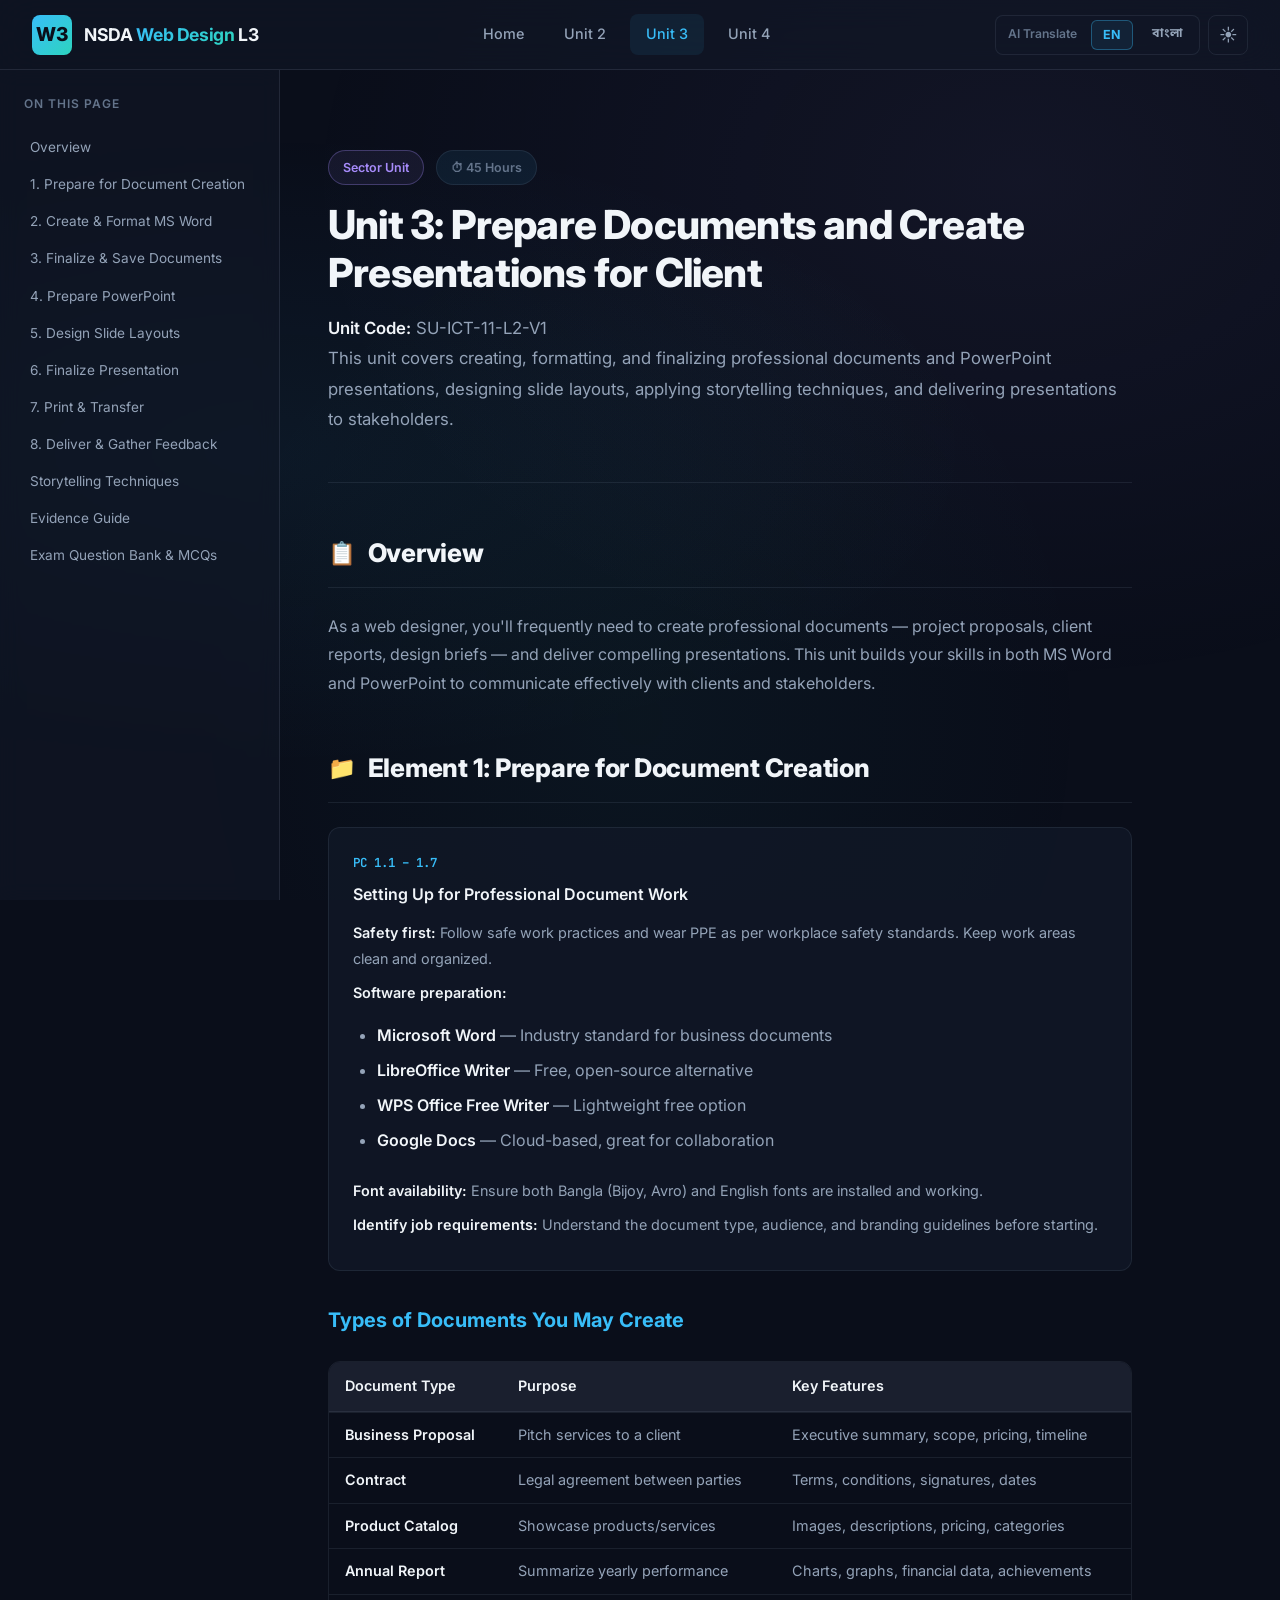
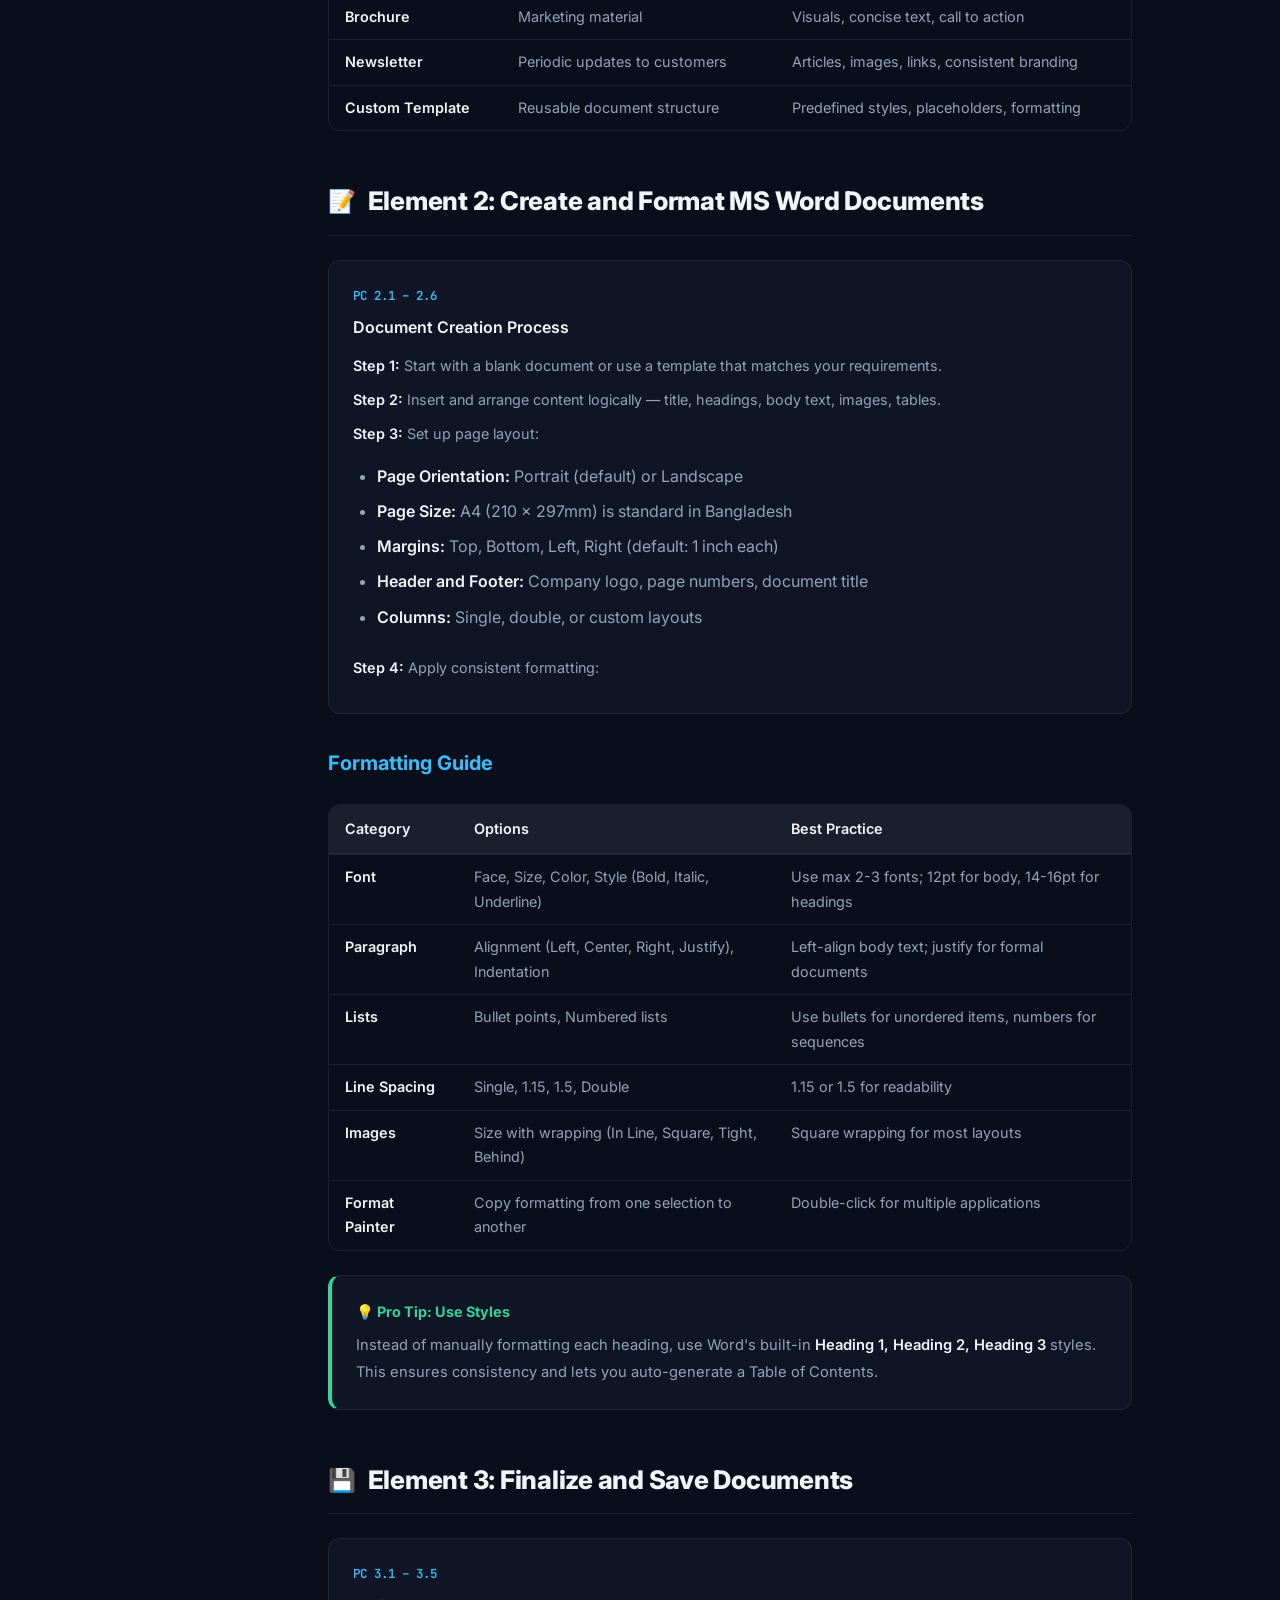
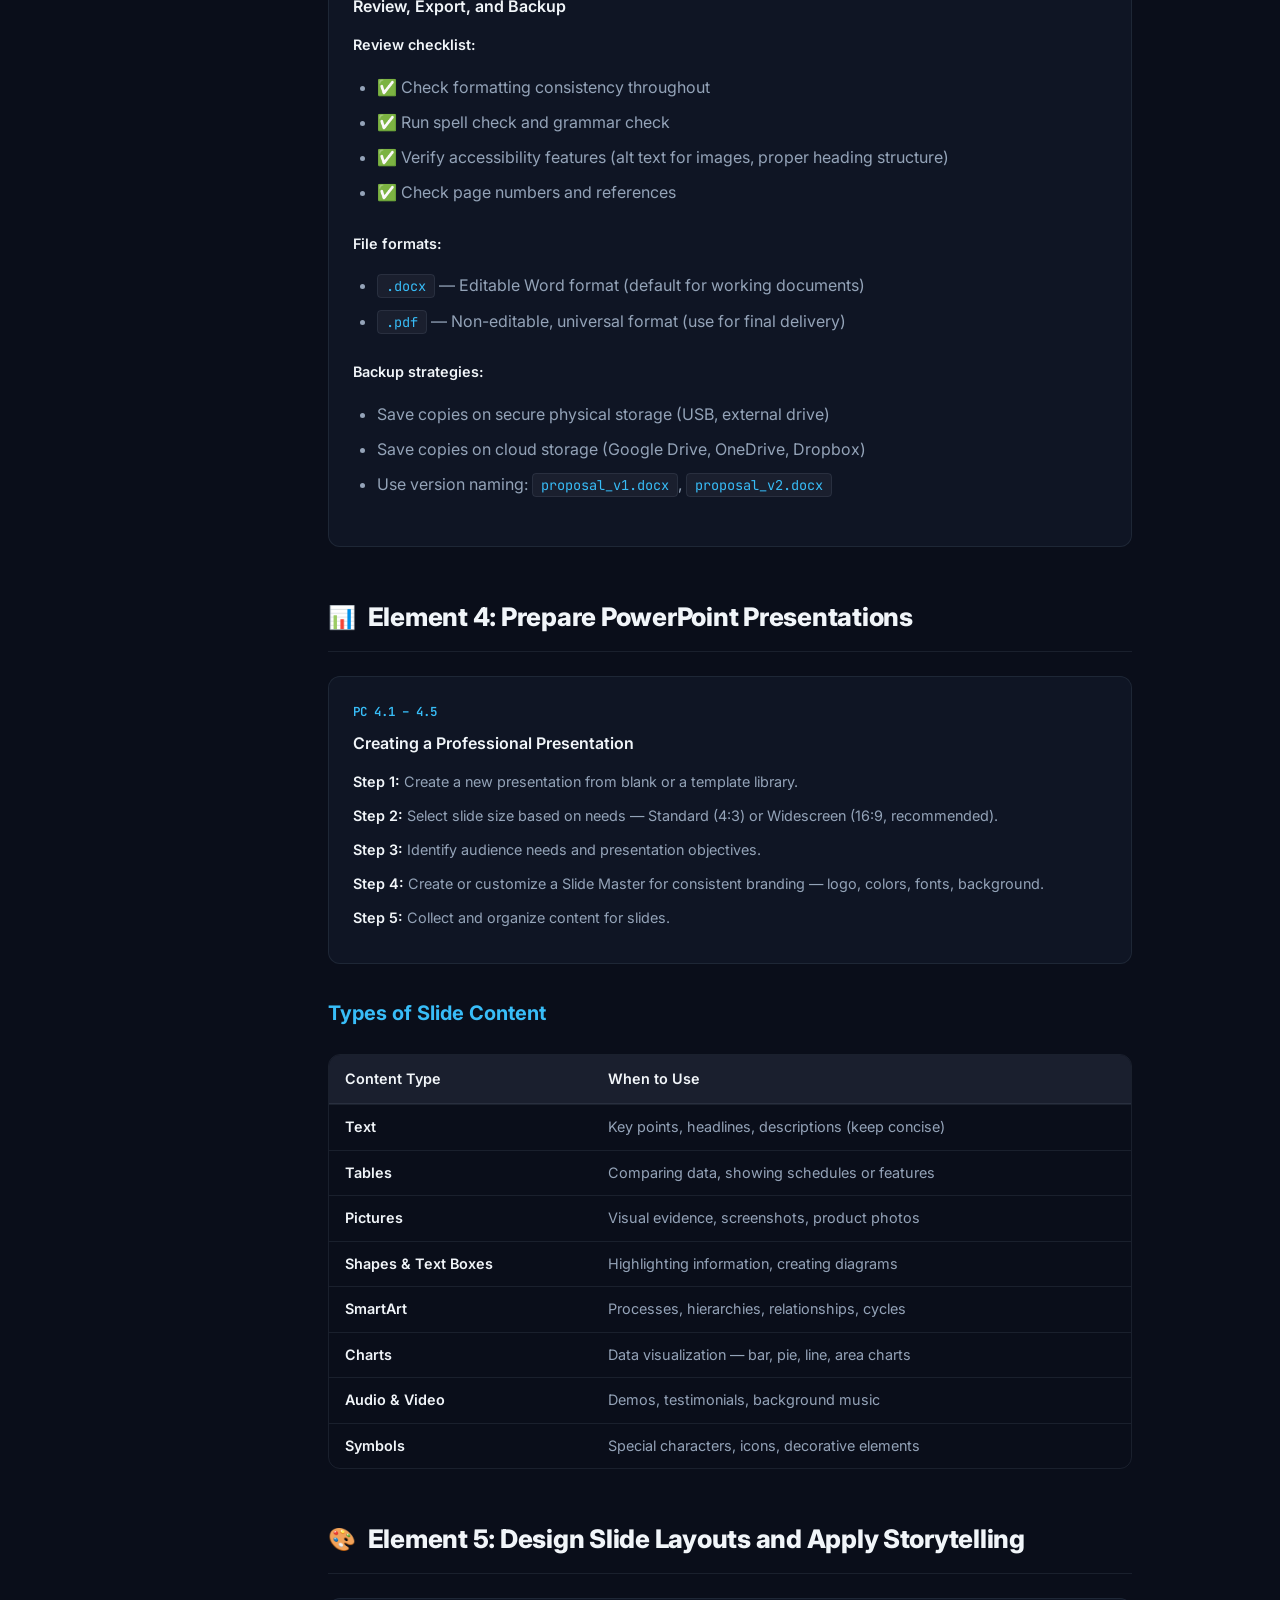
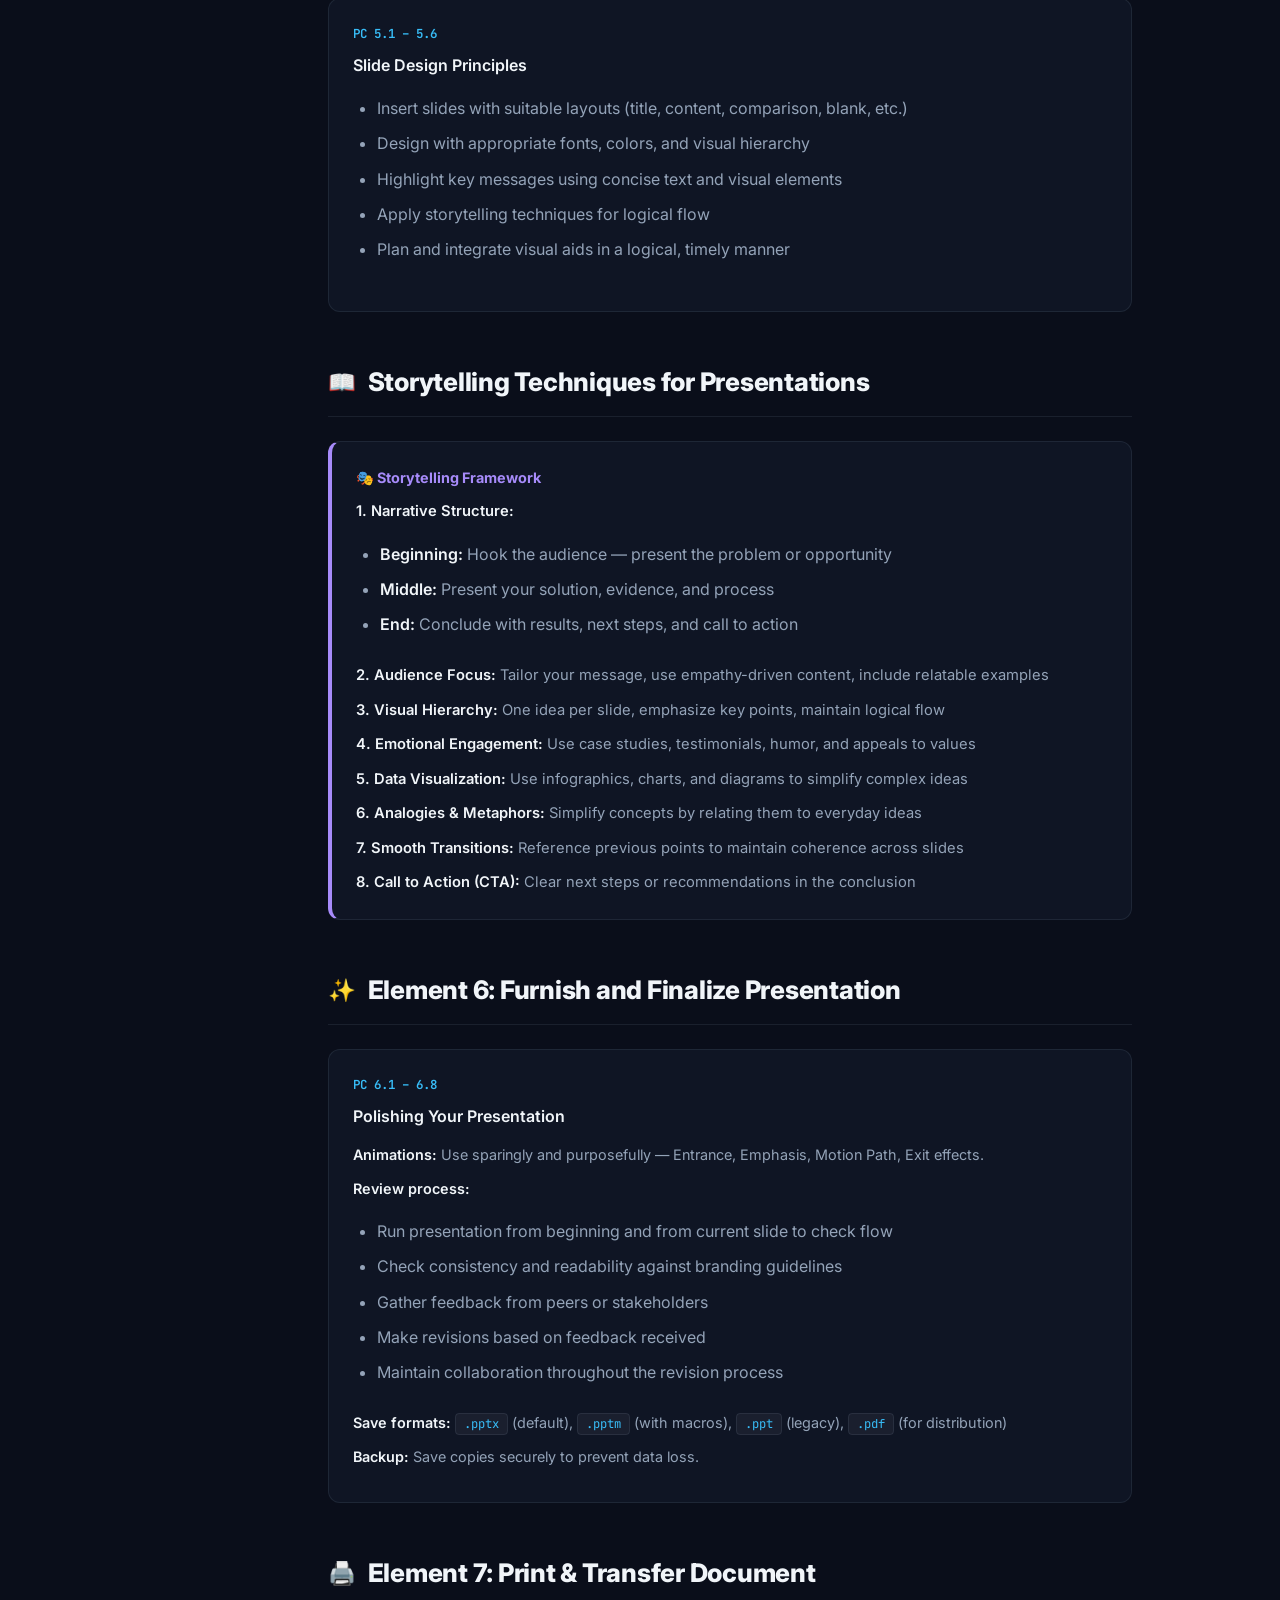
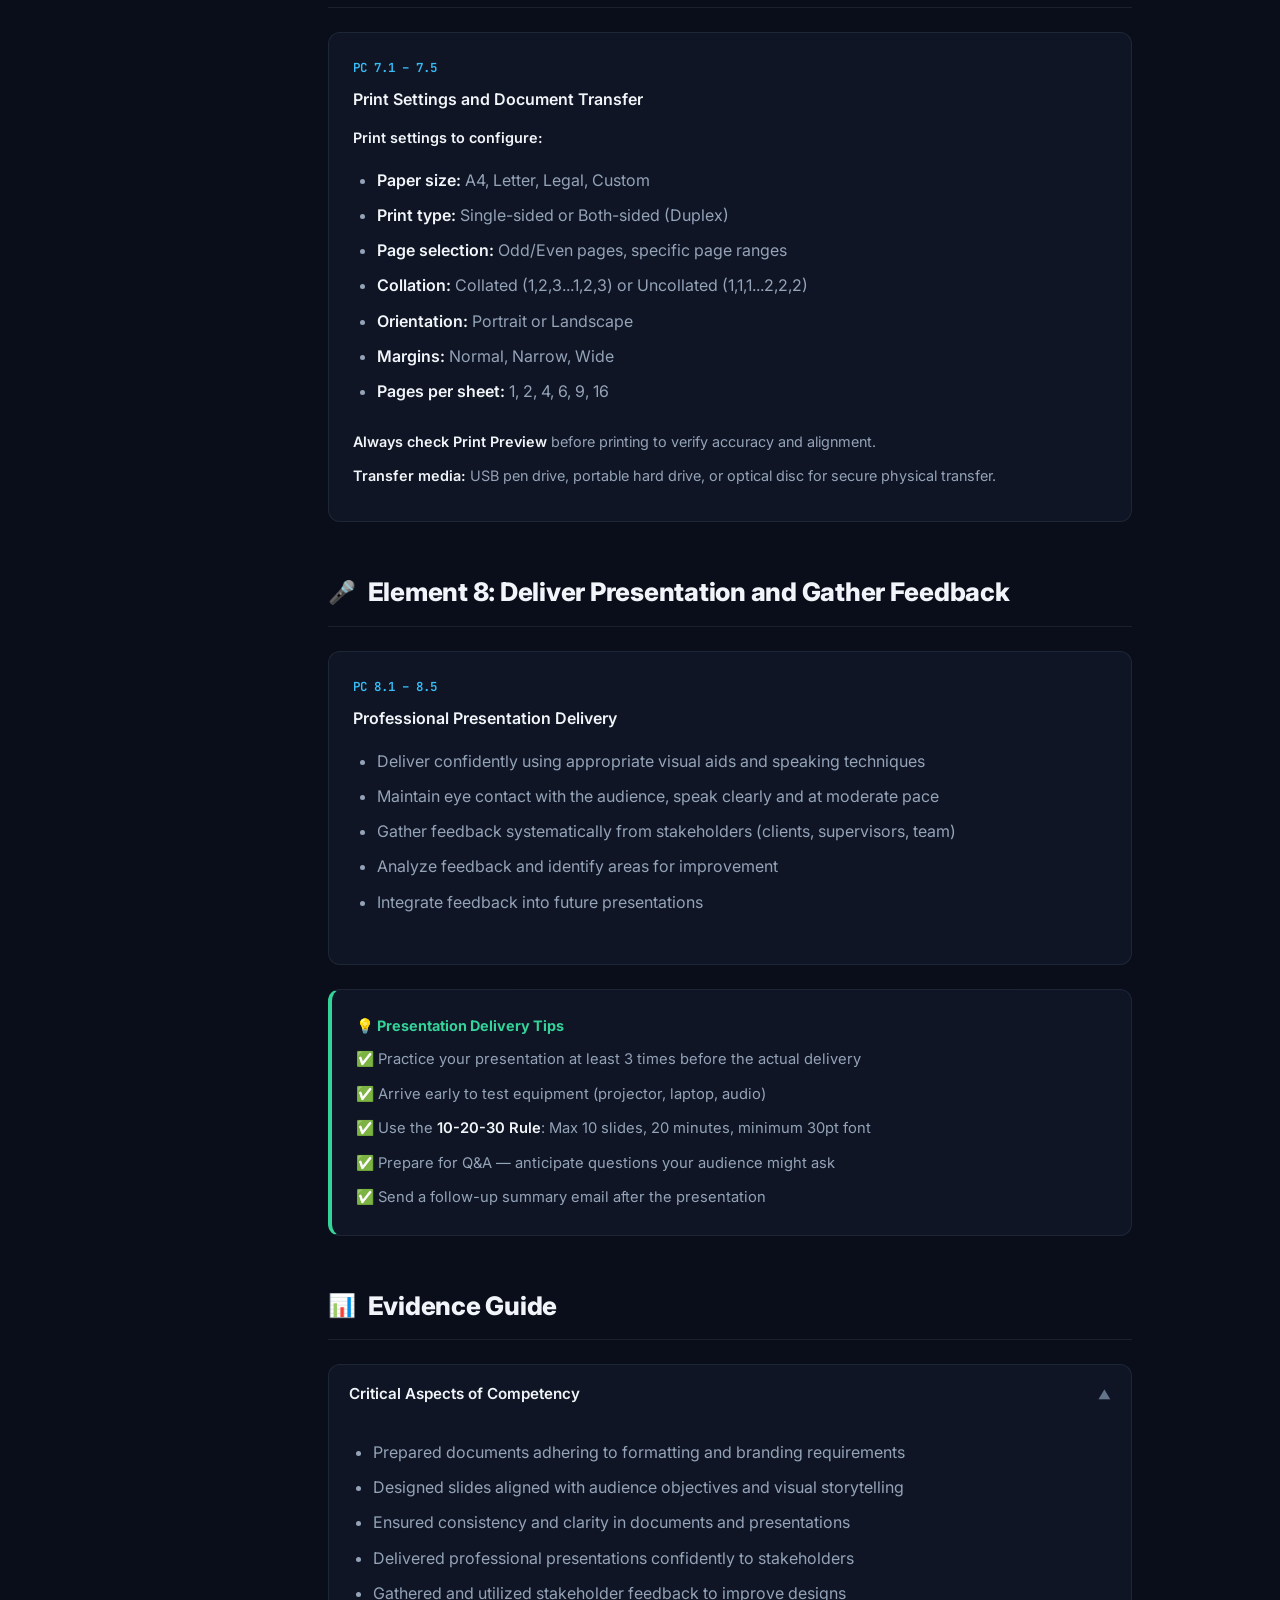
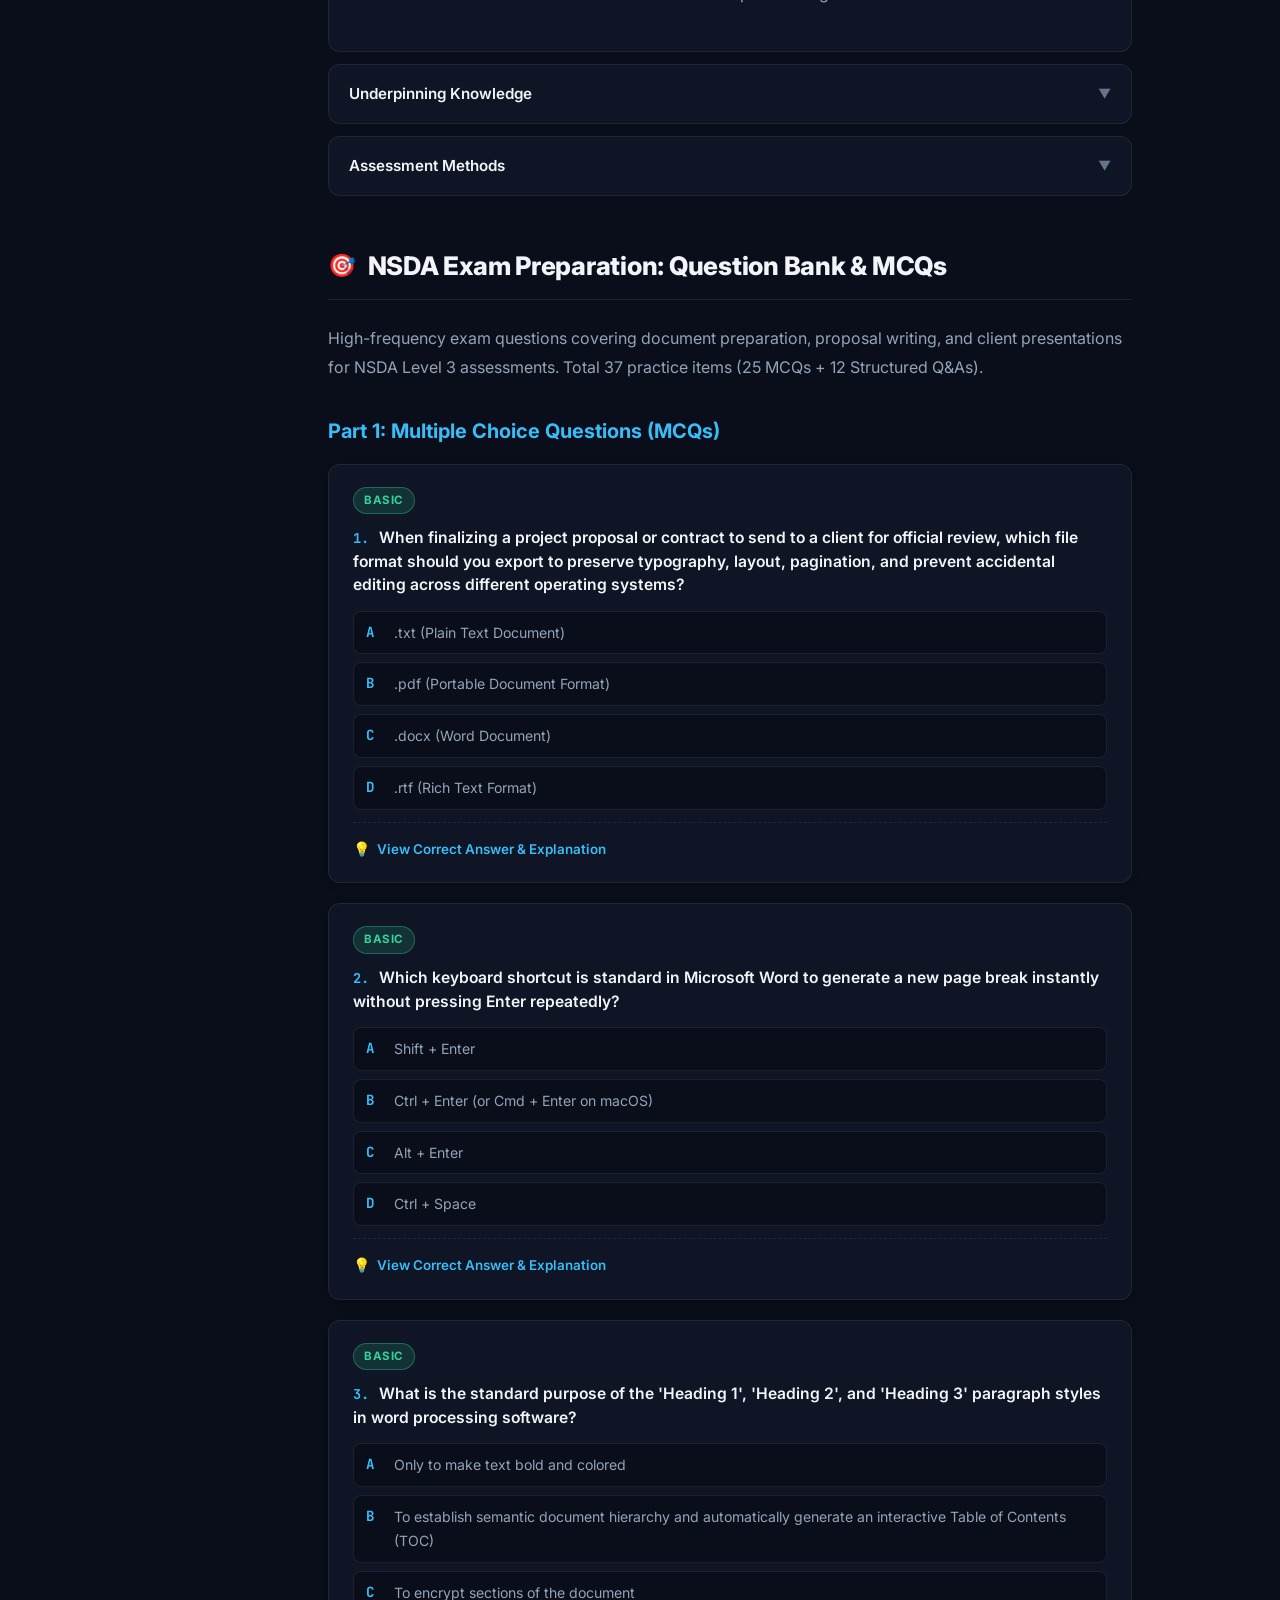
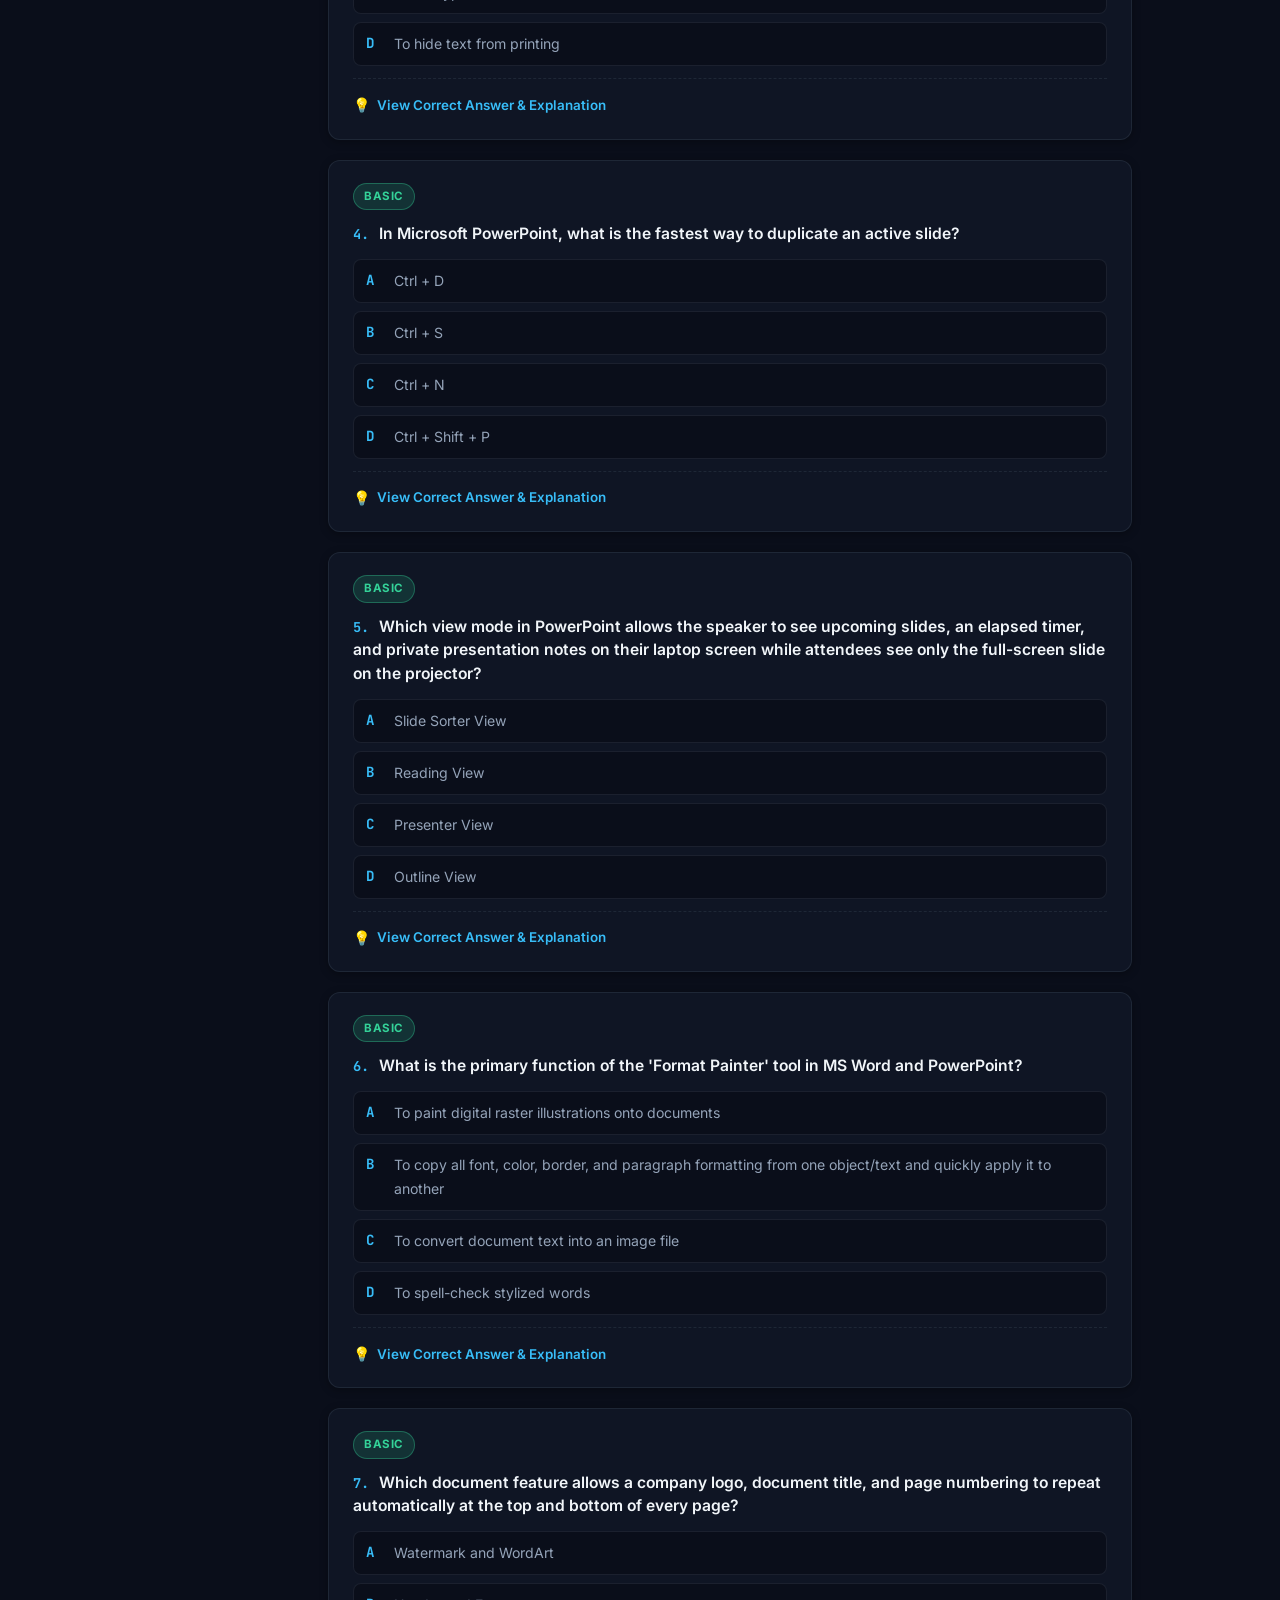
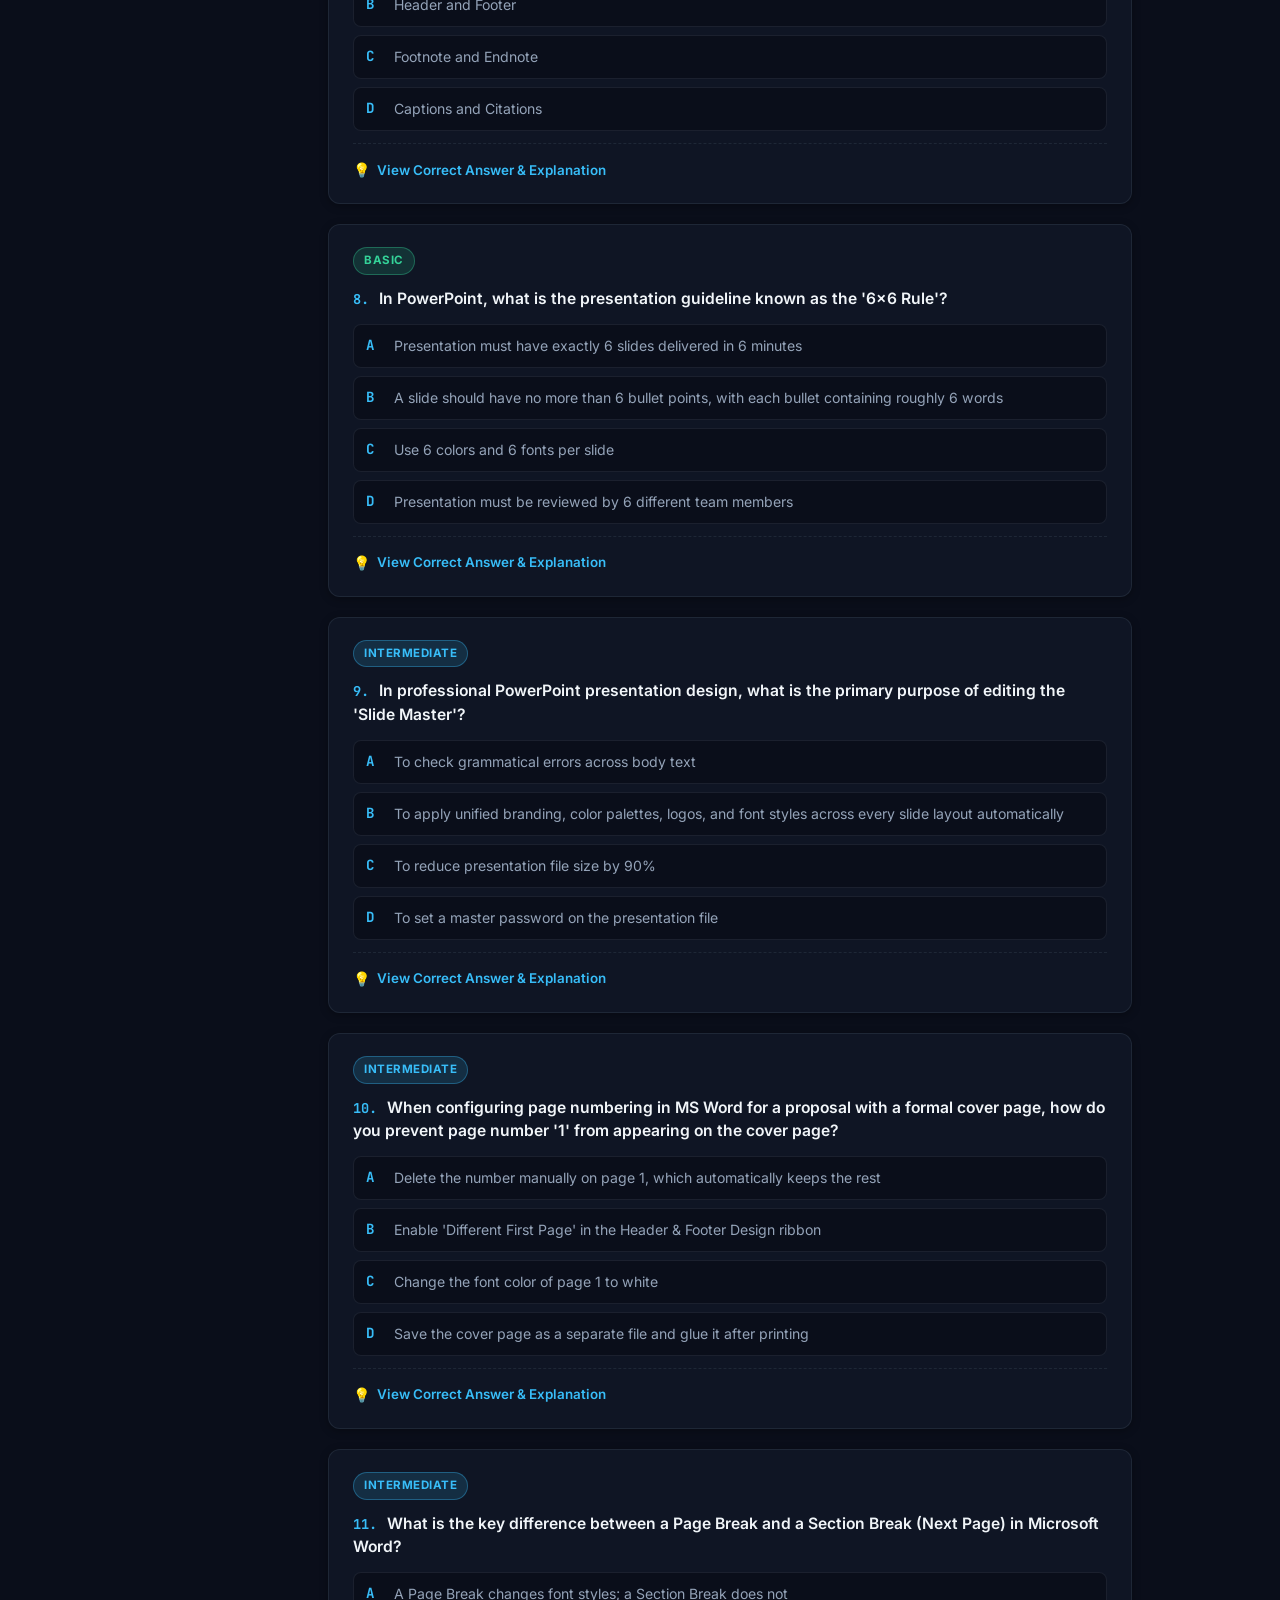
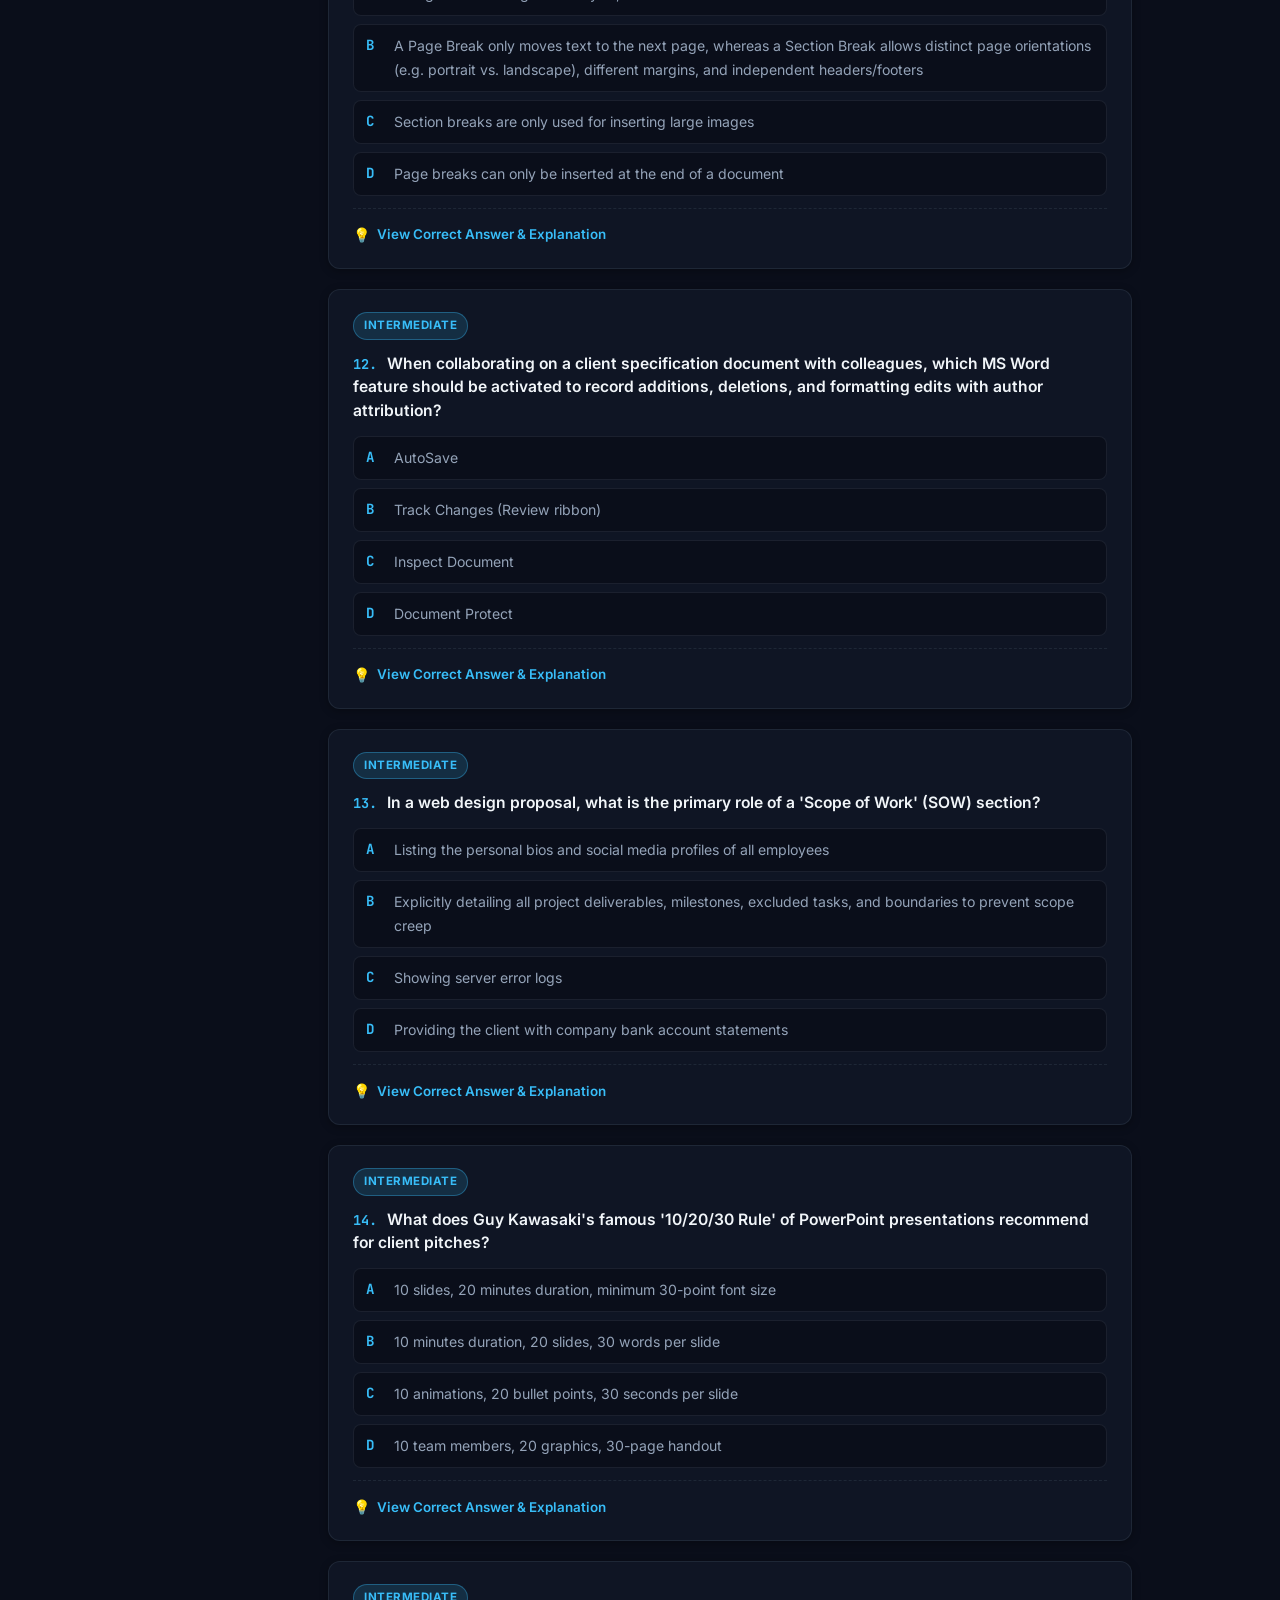
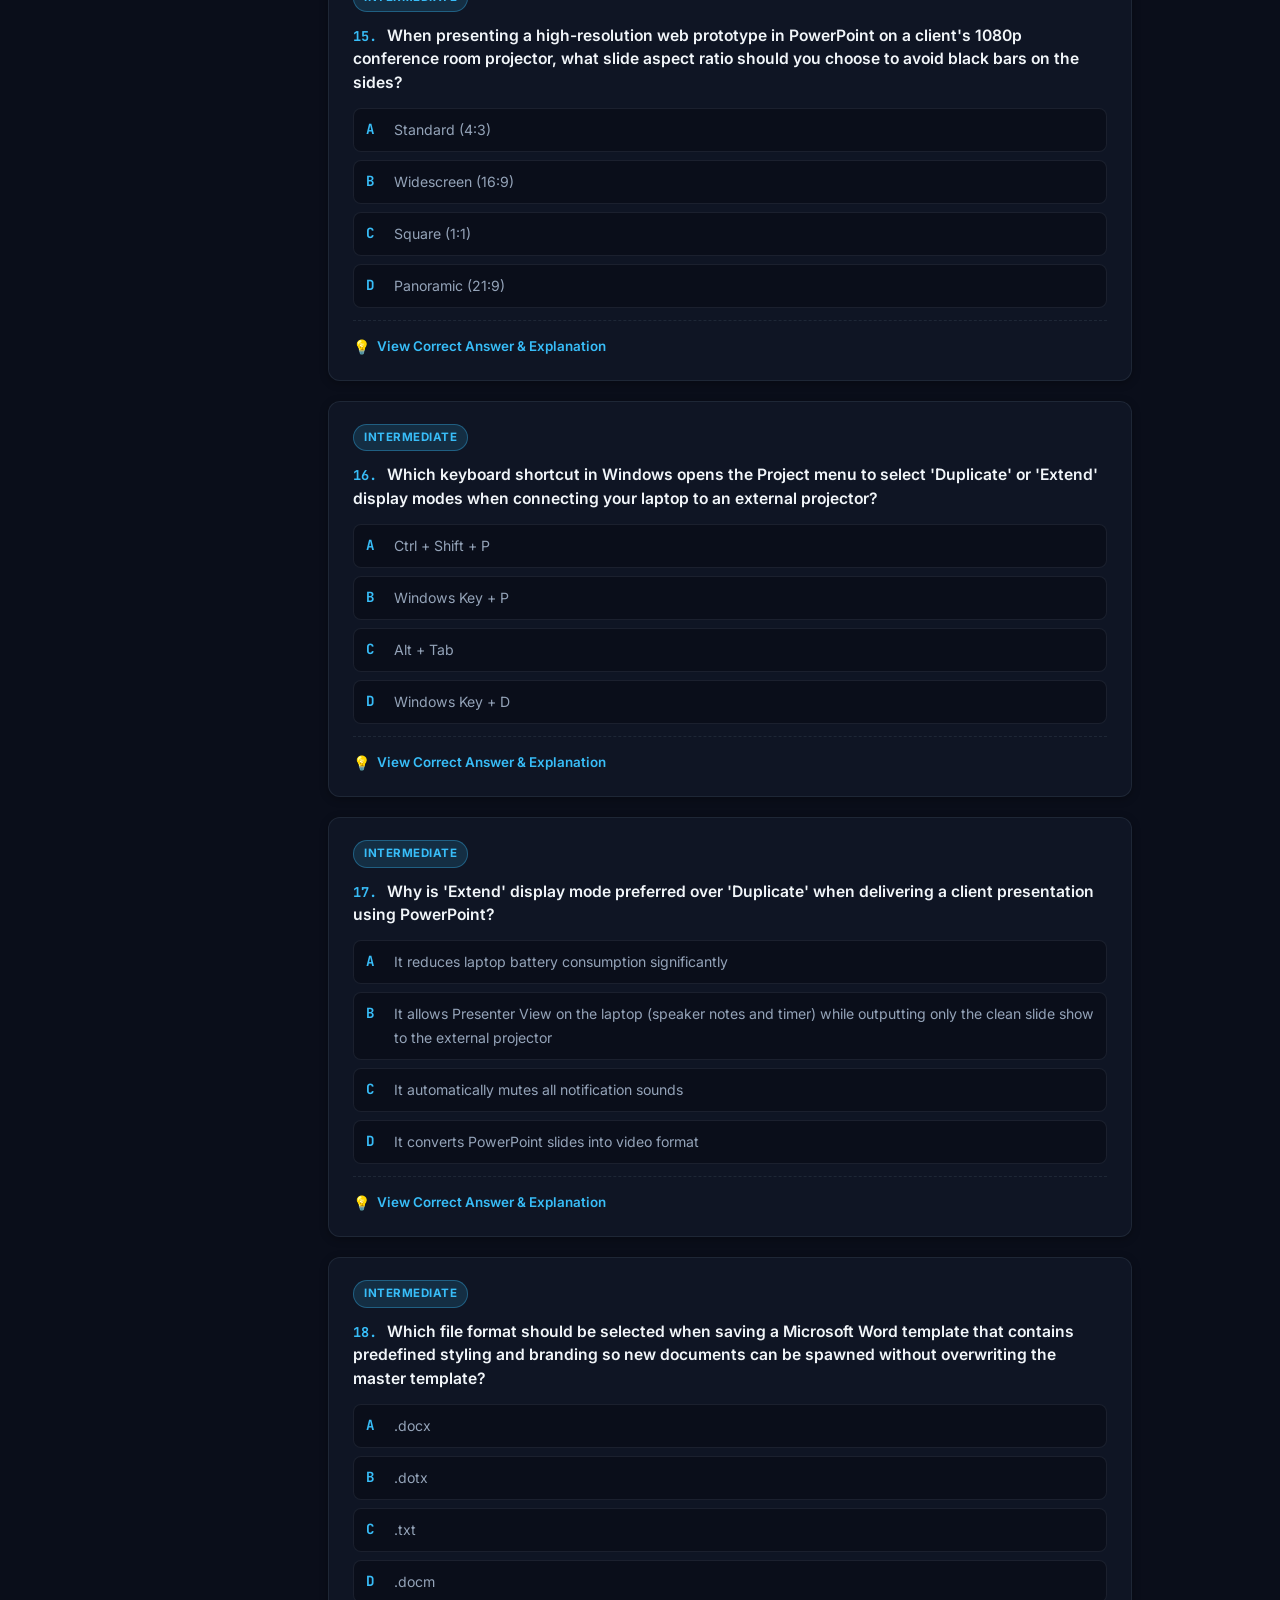
<file: unit3-documents.html>
<!DOCTYPE html>
<html lang="en" data-theme="dark">
<head>
  <meta charset="UTF-8">
  <meta name="viewport" content="width=device-width, initial-scale=1.0">
  <meta name="description" content="Unit 3: Prepare Documents and Create Presentations — SU-ICT-11-L2-V1. Complete guide on MS Word, PowerPoint, storytelling, and professional document creation.">
  <title>Unit 3: Prepare Documents & Create Presentations — NSDA Web Design L3</title>
  <link rel="stylesheet" href="styles.css">
</head>
<body>
<div id="scroll-progress"></div>
<header class="header">
  <a href="index.html" class="header-logo"><div class="header-logo-icon">W3</div><div class="header-logo-text">NSDA <span>Web Design</span> L3</div></a>
  <nav class="header-nav">
    <a href="index.html">Home</a><a href="unit2-osh.html">Unit 2</a><a href="unit3-documents.html" class="active">Unit 3</a><a href="unit4-visual-design.html">Unit 4</a>
  </nav>
  <div style="display:flex;align-items:center;gap:8px;">
    <button class="theme-toggle" id="theme-toggle" aria-label="Toggle theme">🌙</button>
    <button class="hamburger" id="hamburger" aria-label="Menu"><span></span><span></span><span></span></button>
  </div>
</header>
<nav class="mobile-nav" id="mobile-nav">
  <a href="index.html">Home</a><a href="unit1-negotiation.html">Unit 1</a><a href="unit2-osh.html">Unit 2</a><a href="unit3-documents.html">Unit 3</a><a href="unit4-visual-design.html">Unit 4</a><a href="unit5-environment.html">Unit 5</a><a href="unit6-html.html">Unit 6</a><a href="unit7-css.html">Unit 7</a><a href="unit8-design-to-web.html">Unit 8</a><a href="unit9-javascript.html">Unit 9</a>
</nav>

<div class="page-layout">
  <aside class="sidebar" id="sidebar">
    <div class="sidebar-title">On This Page</div>
    <nav class="sidebar-nav">
      <a href="#overview">Overview</a>
      <a href="#element1">1. Prepare for Document Creation</a>
      <a href="#element2">2. Create & Format MS Word</a>
      <a href="#element3">3. Finalize & Save Documents</a>
      <a href="#element4">4. Prepare PowerPoint</a>
      <a href="#element5">5. Design Slide Layouts</a>
      <a href="#element6">6. Finalize Presentation</a>
      <a href="#element7">7. Print & Transfer</a>
      <a href="#element8">8. Deliver & Gather Feedback</a>
      <a href="#storytelling">Storytelling Techniques</a>
      <a href="#evidence">Evidence Guide</a>
      <a href="#exam-prep">Exam Question Bank & MCQs</a>
    </nav>
  </aside>

  <div class="page-content">
    <div class="content">

      <div class="unit-header">
        <div class="unit-header-meta">
          <span class="unit-badge badge-sector">Sector Unit</span>
          <span class="unit-badge badge-hours">⏱ 45 Hours</span>
        </div>
        <h1>Unit 3: Prepare Documents and Create Presentations for Client</h1>
        <p class="unit-header-desc">
          <strong>Unit Code:</strong> SU-ICT-11-L2-V1<br>
          This unit covers creating, formatting, and finalizing professional documents and PowerPoint presentations, designing slide layouts, applying storytelling techniques, and delivering presentations to stakeholders.
        </p>
      </div>

      <h2 id="overview"><span class="icon">📋</span> Overview</h2>
      <p>As a web designer, you'll frequently need to create professional documents — project proposals, client reports, design briefs — and deliver compelling presentations. This unit builds your skills in both MS Word and PowerPoint to communicate effectively with clients and stakeholders.</p>

      <h2 id="element1"><span class="icon">📁</span> Element 1: Prepare for Document Creation</h2>

      <div class="pc-card">
        <div class="pc-card-id">PC 1.1 – 1.7</div>
        <h4>Setting Up for Professional Document Work</h4>
        <p><strong>Safety first:</strong> Follow safe work practices and wear PPE as per workplace safety standards. Keep work areas clean and organized.</p>
        <p><strong>Software preparation:</strong></p>
        <ul>
          <li><strong>Microsoft Word</strong> — Industry standard for business documents</li>
          <li><strong>LibreOffice Writer</strong> — Free, open-source alternative</li>
          <li><strong>WPS Office Free Writer</strong> — Lightweight free option</li>
          <li><strong>Google Docs</strong> — Cloud-based, great for collaboration</li>
        </ul>
        <p><strong>Font availability:</strong> Ensure both Bangla (Bijoy, Avro) and English fonts are installed and working.</p>
        <p><strong>Identify job requirements:</strong> Understand the document type, audience, and branding guidelines before starting.</p>
      </div>

      <h3>Types of Documents You May Create</h3>
      <div class="table-wrapper">
        <table>
          <thead><tr><th>Document Type</th><th>Purpose</th><th>Key Features</th></tr></thead>
          <tbody>
            <tr><td><strong>Business Proposal</strong></td><td>Pitch services to a client</td><td>Executive summary, scope, pricing, timeline</td></tr>
            <tr><td><strong>Contract</strong></td><td>Legal agreement between parties</td><td>Terms, conditions, signatures, dates</td></tr>
            <tr><td><strong>Product Catalog</strong></td><td>Showcase products/services</td><td>Images, descriptions, pricing, categories</td></tr>
            <tr><td><strong>Annual Report</strong></td><td>Summarize yearly performance</td><td>Charts, graphs, financial data, achievements</td></tr>
            <tr><td><strong>Brochure</strong></td><td>Marketing material</td><td>Visuals, concise text, call to action</td></tr>
            <tr><td><strong>Newsletter</strong></td><td>Periodic updates to customers</td><td>Articles, images, links, consistent branding</td></tr>
            <tr><td><strong>Custom Template</strong></td><td>Reusable document structure</td><td>Predefined styles, placeholders, formatting</td></tr>
          </tbody>
        </table>
      </div>

      <h2 id="element2"><span class="icon">📝</span> Element 2: Create and Format MS Word Documents</h2>

      <div class="pc-card">
        <div class="pc-card-id">PC 2.1 – 2.6</div>
        <h4>Document Creation Process</h4>
        <p><strong>Step 1:</strong> Start with a blank document or use a template that matches your requirements.</p>
        <p><strong>Step 2:</strong> Insert and arrange content logically — title, headings, body text, images, tables.</p>
        <p><strong>Step 3:</strong> Set up page layout:</p>
        <ul>
          <li><strong>Page Orientation:</strong> Portrait (default) or Landscape</li>
          <li><strong>Page Size:</strong> A4 (210 × 297mm) is standard in Bangladesh</li>
          <li><strong>Margins:</strong> Top, Bottom, Left, Right (default: 1 inch each)</li>
          <li><strong>Header and Footer:</strong> Company logo, page numbers, document title</li>
          <li><strong>Columns:</strong> Single, double, or custom layouts</li>
        </ul>
        <p><strong>Step 4:</strong> Apply consistent formatting:</p>
      </div>

      <h3>Formatting Guide</h3>
      <div class="table-wrapper">
        <table>
          <thead><tr><th>Category</th><th>Options</th><th>Best Practice</th></tr></thead>
          <tbody>
            <tr><td><strong>Font</strong></td><td>Face, Size, Color, Style (Bold, Italic, Underline)</td><td>Use max 2-3 fonts; 12pt for body, 14-16pt for headings</td></tr>
            <tr><td><strong>Paragraph</strong></td><td>Alignment (Left, Center, Right, Justify), Indentation</td><td>Left-align body text; justify for formal documents</td></tr>
            <tr><td><strong>Lists</strong></td><td>Bullet points, Numbered lists</td><td>Use bullets for unordered items, numbers for sequences</td></tr>
            <tr><td><strong>Line Spacing</strong></td><td>Single, 1.15, 1.5, Double</td><td>1.15 or 1.5 for readability</td></tr>
            <tr><td><strong>Images</strong></td><td>Size with wrapping (In Line, Square, Tight, Behind)</td><td>Square wrapping for most layouts</td></tr>
            <tr><td><strong>Format Painter</strong></td><td>Copy formatting from one selection to another</td><td>Double-click for multiple applications</td></tr>
          </tbody>
        </table>
      </div>

      <div class="info-box tip">
        <div class="info-box-title">💡 Pro Tip: Use Styles</div>
        <p>Instead of manually formatting each heading, use Word's built-in <strong>Heading 1, Heading 2, Heading 3</strong> styles. This ensures consistency and lets you auto-generate a Table of Contents.</p>
      </div>

      <h2 id="element3"><span class="icon">💾</span> Element 3: Finalize and Save Documents</h2>

      <div class="pc-card">
        <div class="pc-card-id">PC 3.1 – 3.5</div>
        <h4>Review, Export, and Backup</h4>
        <p><strong>Review checklist:</strong></p>
        <ul>
          <li>✅ Check formatting consistency throughout</li>
          <li>✅ Run spell check and grammar check</li>
          <li>✅ Verify accessibility features (alt text for images, proper heading structure)</li>
          <li>✅ Check page numbers and references</li>
        </ul>
        <p><strong>File formats:</strong></p>
        <ul>
          <li><code>.docx</code> — Editable Word format (default for working documents)</li>
          <li><code>.pdf</code> — Non-editable, universal format (use for final delivery)</li>
        </ul>
        <p><strong>Backup strategies:</strong></p>
        <ul>
          <li>Save copies on secure physical storage (USB, external drive)</li>
          <li>Save copies on cloud storage (Google Drive, OneDrive, Dropbox)</li>
          <li>Use version naming: <code>proposal_v1.docx</code>, <code>proposal_v2.docx</code></li>
        </ul>
      </div>

      <h2 id="element4"><span class="icon">📊</span> Element 4: Prepare PowerPoint Presentations</h2>

      <div class="pc-card">
        <div class="pc-card-id">PC 4.1 – 4.5</div>
        <h4>Creating a Professional Presentation</h4>
        <p><strong>Step 1:</strong> Create a new presentation from blank or a template library.</p>
        <p><strong>Step 2:</strong> Select slide size based on needs — Standard (4:3) or Widescreen (16:9, recommended).</p>
        <p><strong>Step 3:</strong> Identify audience needs and presentation objectives.</p>
        <p><strong>Step 4:</strong> Create or customize a Slide Master for consistent branding — logo, colors, fonts, background.</p>
        <p><strong>Step 5:</strong> Collect and organize content for slides.</p>
      </div>

      <h3>Types of Slide Content</h3>
      <div class="table-wrapper">
        <table>
          <thead><tr><th>Content Type</th><th>When to Use</th></tr></thead>
          <tbody>
            <tr><td><strong>Text</strong></td><td>Key points, headlines, descriptions (keep concise)</td></tr>
            <tr><td><strong>Tables</strong></td><td>Comparing data, showing schedules or features</td></tr>
            <tr><td><strong>Pictures</strong></td><td>Visual evidence, screenshots, product photos</td></tr>
            <tr><td><strong>Shapes & Text Boxes</strong></td><td>Highlighting information, creating diagrams</td></tr>
            <tr><td><strong>SmartArt</strong></td><td>Processes, hierarchies, relationships, cycles</td></tr>
            <tr><td><strong>Charts</strong></td><td>Data visualization — bar, pie, line, area charts</td></tr>
            <tr><td><strong>Audio & Video</strong></td><td>Demos, testimonials, background music</td></tr>
            <tr><td><strong>Symbols</strong></td><td>Special characters, icons, decorative elements</td></tr>
          </tbody>
        </table>
      </div>

      <h2 id="element5"><span class="icon">🎨</span> Element 5: Design Slide Layouts and Apply Storytelling</h2>

      <div class="pc-card">
        <div class="pc-card-id">PC 5.1 – 5.6</div>
        <h4>Slide Design Principles</h4>
        <ul>
          <li>Insert slides with suitable layouts (title, content, comparison, blank, etc.)</li>
          <li>Design with appropriate fonts, colors, and visual hierarchy</li>
          <li>Highlight key messages using concise text and visual elements</li>
          <li>Apply storytelling techniques for logical flow</li>
          <li>Plan and integrate visual aids in a logical, timely manner</li>
        </ul>
      </div>

      <h2 id="storytelling"><span class="icon">📖</span> Storytelling Techniques for Presentations</h2>

      <div class="info-box example">
        <div class="info-box-title">🎭 Storytelling Framework</div>
        <p><strong>1. Narrative Structure:</strong></p>
        <ul>
          <li><strong>Beginning:</strong> Hook the audience — present the problem or opportunity</li>
          <li><strong>Middle:</strong> Present your solution, evidence, and process</li>
          <li><strong>End:</strong> Conclude with results, next steps, and call to action</li>
        </ul>
        <p><strong>2. Audience Focus:</strong> Tailor your message, use empathy-driven content, include relatable examples</p>
        <p><strong>3. Visual Hierarchy:</strong> One idea per slide, emphasize key points, maintain logical flow</p>
        <p><strong>4. Emotional Engagement:</strong> Use case studies, testimonials, humor, and appeals to values</p>
        <p><strong>5. Data Visualization:</strong> Use infographics, charts, and diagrams to simplify complex ideas</p>
        <p><strong>6. Analogies & Metaphors:</strong> Simplify concepts by relating them to everyday ideas</p>
        <p><strong>7. Smooth Transitions:</strong> Reference previous points to maintain coherence across slides</p>
        <p><strong>8. Call to Action (CTA):</strong> Clear next steps or recommendations in the conclusion</p>
      </div>

      <h2 id="element6"><span class="icon">✨</span> Element 6: Furnish and Finalize Presentation</h2>

      <div class="pc-card">
        <div class="pc-card-id">PC 6.1 – 6.8</div>
        <h4>Polishing Your Presentation</h4>
        <p><strong>Animations:</strong> Use sparingly and purposefully — Entrance, Emphasis, Motion Path, Exit effects.</p>
        <p><strong>Review process:</strong></p>
        <ul>
          <li>Run presentation from beginning and from current slide to check flow</li>
          <li>Check consistency and readability against branding guidelines</li>
          <li>Gather feedback from peers or stakeholders</li>
          <li>Make revisions based on feedback received</li>
          <li>Maintain collaboration throughout the revision process</li>
        </ul>
        <p><strong>Save formats:</strong> <code>.pptx</code> (default), <code>.pptm</code> (with macros), <code>.ppt</code> (legacy), <code>.pdf</code> (for distribution)</p>
        <p><strong>Backup:</strong> Save copies securely to prevent data loss.</p>
      </div>

      <h2 id="element7"><span class="icon">🖨️</span> Element 7: Print & Transfer Document</h2>

      <div class="pc-card">
        <div class="pc-card-id">PC 7.1 – 7.5</div>
        <h4>Print Settings and Document Transfer</h4>
        <p><strong>Print settings to configure:</strong></p>
        <ul>
          <li><strong>Paper size:</strong> A4, Letter, Legal, Custom</li>
          <li><strong>Print type:</strong> Single-sided or Both-sided (Duplex)</li>
          <li><strong>Page selection:</strong> Odd/Even pages, specific page ranges</li>
          <li><strong>Collation:</strong> Collated (1,2,3...1,2,3) or Uncollated (1,1,1...2,2,2)</li>
          <li><strong>Orientation:</strong> Portrait or Landscape</li>
          <li><strong>Margins:</strong> Normal, Narrow, Wide</li>
          <li><strong>Pages per sheet:</strong> 1, 2, 4, 6, 9, 16</li>
        </ul>
        <p><strong>Always check Print Preview</strong> before printing to verify accuracy and alignment.</p>
        <p><strong>Transfer media:</strong> USB pen drive, portable hard drive, or optical disc for secure physical transfer.</p>
      </div>

      <h2 id="element8"><span class="icon">🎤</span> Element 8: Deliver Presentation and Gather Feedback</h2>

      <div class="pc-card">
        <div class="pc-card-id">PC 8.1 – 8.5</div>
        <h4>Professional Presentation Delivery</h4>
        <ul>
          <li>Deliver confidently using appropriate visual aids and speaking techniques</li>
          <li>Maintain eye contact with the audience, speak clearly and at moderate pace</li>
          <li>Gather feedback systematically from stakeholders (clients, supervisors, team)</li>
          <li>Analyze feedback and identify areas for improvement</li>
          <li>Integrate feedback into future presentations</li>
        </ul>
      </div>

      <div class="info-box tip">
        <div class="info-box-title">💡 Presentation Delivery Tips</div>
        <p>✅ Practice your presentation at least 3 times before the actual delivery</p>
        <p>✅ Arrive early to test equipment (projector, laptop, audio)</p>
        <p>✅ Use the <strong>10-20-30 Rule</strong>: Max 10 slides, 20 minutes, minimum 30pt font</p>
        <p>✅ Prepare for Q&A — anticipate questions your audience might ask</p>
        <p>✅ Send a follow-up summary email after the presentation</p>
      </div>

      <h2 id="evidence"><span class="icon">📊</span> Evidence Guide</h2>
      <div class="accordion">
        <div class="accordion-item open">
          <div class="accordion-header"><span>Critical Aspects of Competency</span><span class="arrow">▼</span></div>
          <div class="accordion-body"><div class="accordion-body-inner">
            <ul>
              <li>Prepared documents adhering to formatting and branding requirements</li>
              <li>Designed slides aligned with audience objectives and visual storytelling</li>
              <li>Ensured consistency and clarity in documents and presentations</li>
              <li>Delivered professional presentations confidently to stakeholders</li>
              <li>Gathered and utilized stakeholder feedback to improve designs</li>
            </ul>
          </div></div>
        </div>
        <div class="accordion-item">
          <div class="accordion-header"><span>Underpinning Knowledge</span><span class="arrow">▼</span></div>
          <div class="accordion-body"><div class="accordion-body-inner">
            <ul>
              <li>Keyboard layout for efficient operation</li>
              <li>Document formatting, layout design, and visual hierarchy</li>
              <li>Margin settings and page layout adjustments</li>
              <li>Different types of documents and their purposes</li>
              <li>File formats and extensions for saving and sharing</li>
              <li>"Save" vs "Save As" functions</li>
              <li>Types of presentations and their professional uses</li>
              <li>Slide transitions, animations, and motion paths</li>
              <li>Storytelling techniques for presentations</li>
              <li>Methods for gathering and incorporating feedback</li>
            </ul>
          </div></div>
        </div>
        <div class="accordion-item">
          <div class="accordion-header"><span>Assessment Methods</span><span class="arrow">▼</span></div>
          <div class="accordion-body"><div class="accordion-body-inner">
            <ul>
              <li>Demonstration with oral questioning</li>
              <li>On-the-job observation with oral questioning</li>
              <li>Written test</li>
              <li>Portfolio of documents and presentations created</li>
            </ul>
          </div></div>
        </div>
      </div>

      <!-- ============================================
           NSDA EXAM PREPARATION: MCQS & QUESTION BANK
           ============================================ -->
      <h2 id="exam-prep"><span class="icon">🎯</span> NSDA Exam Preparation: Question Bank & MCQs</h2>
      <p>High-frequency exam questions covering document preparation, proposal writing, and client presentations for NSDA Level 3 assessments. Total 37 practice items (25 MCQs + 12 Structured Q&As).</p>

      <h3>Part 1: Multiple Choice Questions (MCQs)</h3>

      <div class="mcq-card">
        <span class="exam-level-tag exam-level-basic">Basic</span>
        <div class="mcq-title"><span class="mcq-num">1.</span> When finalizing a project proposal or contract to send to a client for official review, which file format should you export to preserve typography, layout, pagination, and prevent accidental editing across different operating systems?</div>
        <div class="mcq-options-list">
          <div class="mcq-opt"><span class="mcq-opt-key">A</span> .txt (Plain Text Document)</div>
          <div class="mcq-opt"><span class="mcq-opt-key">B</span> .pdf (Portable Document Format)</div>
          <div class="mcq-opt"><span class="mcq-opt-key">C</span> .docx (Word Document)</div>
          <div class="mcq-opt"><span class="mcq-opt-key">D</span> .rtf (Rich Text Format)</div>
        </div>
        <details class="exam-reveal">
          <summary>View Correct Answer & Explanation</summary>
          <div class="exam-reveal-body">
            <strong>Correct Answer: B</strong> — PDF locks formatting, embedded fonts, and page layouts so the document renders identically on any computer or mobile device without accidental text alteration.
          </div>
        </details>
      </div>

      <div class="mcq-card">
        <span class="exam-level-tag exam-level-basic">Basic</span>
        <div class="mcq-title"><span class="mcq-num">2.</span> Which keyboard shortcut is standard in Microsoft Word to generate a new page break instantly without pressing Enter repeatedly?</div>
        <div class="mcq-options-list">
          <div class="mcq-opt"><span class="mcq-opt-key">A</span> Shift + Enter</div>
          <div class="mcq-opt"><span class="mcq-opt-key">B</span> Ctrl + Enter (or Cmd + Enter on macOS)</div>
          <div class="mcq-opt"><span class="mcq-opt-key">C</span> Alt + Enter</div>
          <div class="mcq-opt"><span class="mcq-opt-key">D</span> Ctrl + Space</div>
        </div>
        <details class="exam-reveal">
          <summary>View Correct Answer & Explanation</summary>
          <div class="exam-reveal-body">
            <strong>Correct Answer: B</strong> — Ctrl + Enter inserts a hard Page Break, cleanly starting content on a fresh page while maintaining structured layout during subsequent edits.
          </div>
        </details>
      </div>

      <div class="mcq-card">
        <span class="exam-level-tag exam-level-basic">Basic</span>
        <div class="mcq-title"><span class="mcq-num">3.</span> What is the standard purpose of the 'Heading 1', 'Heading 2', and 'Heading 3' paragraph styles in word processing software?</div>
        <div class="mcq-options-list">
          <div class="mcq-opt"><span class="mcq-opt-key">A</span> Only to make text bold and colored</div>
          <div class="mcq-opt"><span class="mcq-opt-key">B</span> To establish semantic document hierarchy and automatically generate an interactive Table of Contents (TOC)</div>
          <div class="mcq-opt"><span class="mcq-opt-key">C</span> To encrypt sections of the document</div>
          <div class="mcq-opt"><span class="mcq-opt-key">D</span> To hide text from printing</div>
        </div>
        <details class="exam-reveal">
          <summary>View Correct Answer & Explanation</summary>
          <div class="exam-reveal-body">
            <strong>Correct Answer: B</strong> — Styles define hierarchical headings (H1, H2, H3), which screen readers use for accessibility and MS Word uses to dynamically compile an automated Table of Contents.
          </div>
        </details>
      </div>

      <div class="mcq-card">
        <span class="exam-level-tag exam-level-basic">Basic</span>
        <div class="mcq-title"><span class="mcq-num">4.</span> In Microsoft PowerPoint, what is the fastest way to duplicate an active slide?</div>
        <div class="mcq-options-list">
          <div class="mcq-opt"><span class="mcq-opt-key">A</span> Ctrl + D</div>
          <div class="mcq-opt"><span class="mcq-opt-key">B</span> Ctrl + S</div>
          <div class="mcq-opt"><span class="mcq-opt-key">C</span> Ctrl + N</div>
          <div class="mcq-opt"><span class="mcq-opt-key">D</span> Ctrl + Shift + P</div>
        </div>
        <details class="exam-reveal">
          <summary>View Correct Answer & Explanation</summary>
          <div class="exam-reveal-body">
            <strong>Correct Answer: A</strong> — Pressing Ctrl + D duplicates the currently selected slide or shape immediately.
          </div>
        </details>
      </div>

      <div class="mcq-card">
        <span class="exam-level-tag exam-level-basic">Basic</span>
        <div class="mcq-title"><span class="mcq-num">5.</span> Which view mode in PowerPoint allows the speaker to see upcoming slides, an elapsed timer, and private presentation notes on their laptop screen while attendees see only the full-screen slide on the projector?</div>
        <div class="mcq-options-list">
          <div class="mcq-opt"><span class="mcq-opt-key">A</span> Slide Sorter View</div>
          <div class="mcq-opt"><span class="mcq-opt-key">B</span> Reading View</div>
          <div class="mcq-opt"><span class="mcq-opt-key">C</span> Presenter View</div>
          <div class="mcq-opt"><span class="mcq-opt-key">D</span> Outline View</div>
        </div>
        <details class="exam-reveal">
          <summary>View Correct Answer & Explanation</summary>
          <div class="exam-reveal-body">
            <strong>Correct Answer: C</strong> — Presenter View provides speaker notes, preview of next slide, zoom controls, and timer on the private display while the audience views full-screen presentation mode.
          </div>
        </details>
      </div>

      <div class="mcq-card">
        <span class="exam-level-tag exam-level-basic">Basic</span>
        <div class="mcq-title"><span class="mcq-num">6.</span> What is the primary function of the 'Format Painter' tool in MS Word and PowerPoint?</div>
        <div class="mcq-options-list">
          <div class="mcq-opt"><span class="mcq-opt-key">A</span> To paint digital raster illustrations onto documents</div>
          <div class="mcq-opt"><span class="mcq-opt-key">B</span> To copy all font, color, border, and paragraph formatting from one object/text and quickly apply it to another</div>
          <div class="mcq-opt"><span class="mcq-opt-key">C</span> To convert document text into an image file</div>
          <div class="mcq-opt"><span class="mcq-opt-key">D</span> To spell-check stylized words</div>
        </div>
        <details class="exam-reveal">
          <summary>View Correct Answer & Explanation</summary>
          <div class="exam-reveal-body">
            <strong>Correct Answer: B</strong> — Format Painter copies typography and visual formatting from selected text or shapes and applies it to other elements upon clicking or brushing.
          </div>
        </details>
      </div>

      <div class="mcq-card">
        <span class="exam-level-tag exam-level-basic">Basic</span>
        <div class="mcq-title"><span class="mcq-num">7.</span> Which document feature allows a company logo, document title, and page numbering to repeat automatically at the top and bottom of every page?</div>
        <div class="mcq-options-list">
          <div class="mcq-opt"><span class="mcq-opt-key">A</span> Watermark and WordArt</div>
          <div class="mcq-opt"><span class="mcq-opt-key">B</span> Header and Footer</div>
          <div class="mcq-opt"><span class="mcq-opt-key">C</span> Footnote and Endnote</div>
          <div class="mcq-opt"><span class="mcq-opt-key">D</span> Captions and Citations</div>
        </div>
        <details class="exam-reveal">
          <summary>View Correct Answer & Explanation</summary>
          <div class="exam-reveal-body">
            <strong>Correct Answer: B</strong> — Headers (top margin) and Footers (bottom margin) repeat standard metadata across pages automatically, including dynamic page numbers like 'Page X of Y'.
          </div>
        </details>
      </div>

      <div class="mcq-card">
        <span class="exam-level-tag exam-level-basic">Basic</span>
        <div class="mcq-title"><span class="mcq-num">8.</span> In PowerPoint, what is the presentation guideline known as the '6x6 Rule'?</div>
        <div class="mcq-options-list">
          <div class="mcq-opt"><span class="mcq-opt-key">A</span> Presentation must have exactly 6 slides delivered in 6 minutes</div>
          <div class="mcq-opt"><span class="mcq-opt-key">B</span> A slide should have no more than 6 bullet points, with each bullet containing roughly 6 words</div>
          <div class="mcq-opt"><span class="mcq-opt-key">C</span> Use 6 colors and 6 fonts per slide</div>
          <div class="mcq-opt"><span class="mcq-opt-key">D</span> Presentation must be reviewed by 6 different team members</div>
        </div>
        <details class="exam-reveal">
          <summary>View Correct Answer & Explanation</summary>
          <div class="exam-reveal-body">
            <strong>Correct Answer: B</strong> — The 6x6 rule prevents visual clutter by limiting slide text to a maximum of 6 bullet points, each with approximately 6 concise words.
          </div>
        </details>
      </div>

      <div class="mcq-card">
        <span class="exam-level-tag exam-level-intermediate">Intermediate</span>
        <div class="mcq-title"><span class="mcq-num">9.</span> In professional PowerPoint presentation design, what is the primary purpose of editing the 'Slide Master'?</div>
        <div class="mcq-options-list">
          <div class="mcq-opt"><span class="mcq-opt-key">A</span> To check grammatical errors across body text</div>
          <div class="mcq-opt"><span class="mcq-opt-key">B</span> To apply unified branding, color palettes, logos, and font styles across every slide layout automatically</div>
          <div class="mcq-opt"><span class="mcq-opt-key">C</span> To reduce presentation file size by 90%</div>
          <div class="mcq-opt"><span class="mcq-opt-key">D</span> To set a master password on the presentation file</div>
        </div>
        <details class="exam-reveal">
          <summary>View Correct Answer & Explanation</summary>
          <div class="exam-reveal-body">
            <strong>Correct Answer: B</strong> — The Slide Master controls the top-level design hierarchy, ensuring consistent visual branding without having to format slides individually.
          </div>
        </details>
      </div>

      <div class="mcq-card">
        <span class="exam-level-tag exam-level-intermediate">Intermediate</span>
        <div class="mcq-title"><span class="mcq-num">10.</span> When configuring page numbering in MS Word for a proposal with a formal cover page, how do you prevent page number '1' from appearing on the cover page?</div>
        <div class="mcq-options-list">
          <div class="mcq-opt"><span class="mcq-opt-key">A</span> Delete the number manually on page 1, which automatically keeps the rest</div>
          <div class="mcq-opt"><span class="mcq-opt-key">B</span> Enable 'Different First Page' in the Header & Footer Design ribbon</div>
          <div class="mcq-opt"><span class="mcq-opt-key">C</span> Change the font color of page 1 to white</div>
          <div class="mcq-opt"><span class="mcq-opt-key">D</span> Save the cover page as a separate file and glue it after printing</div>
        </div>
        <details class="exam-reveal">
          <summary>View Correct Answer & Explanation</summary>
          <div class="exam-reveal-body">
            <strong>Correct Answer: B</strong> — Selecting 'Different First Page' separates the first page's header/footer from the rest of the document, allowing a clean, unnumbered cover page.
          </div>
        </details>
      </div>

      <div class="mcq-card">
        <span class="exam-level-tag exam-level-intermediate">Intermediate</span>
        <div class="mcq-title"><span class="mcq-num">11.</span> What is the key difference between a Page Break and a Section Break (Next Page) in Microsoft Word?</div>
        <div class="mcq-options-list">
          <div class="mcq-opt"><span class="mcq-opt-key">A</span> A Page Break changes font styles; a Section Break does not</div>
          <div class="mcq-opt"><span class="mcq-opt-key">B</span> A Page Break only moves text to the next page, whereas a Section Break allows distinct page orientations (e.g. portrait vs. landscape), different margins, and independent headers/footers</div>
          <div class="mcq-opt"><span class="mcq-opt-key">C</span> Section breaks are only used for inserting large images</div>
          <div class="mcq-opt"><span class="mcq-opt-key">D</span> Page breaks can only be inserted at the end of a document</div>
        </div>
        <details class="exam-reveal">
          <summary>View Correct Answer & Explanation</summary>
          <div class="exam-reveal-body">
            <strong>Correct Answer: B</strong> — Section Breaks partition the document into isolated formatting zones, enabling different paper orientations, independent page numbering styles (Roman vs Arabic numerals), or unique headers.
          </div>
        </details>
      </div>

      <div class="mcq-card">
        <span class="exam-level-tag exam-level-intermediate">Intermediate</span>
        <div class="mcq-title"><span class="mcq-num">12.</span> When collaborating on a client specification document with colleagues, which MS Word feature should be activated to record additions, deletions, and formatting edits with author attribution?</div>
        <div class="mcq-options-list">
          <div class="mcq-opt"><span class="mcq-opt-key">A</span> AutoSave</div>
          <div class="mcq-opt"><span class="mcq-opt-key">B</span> Track Changes (Review ribbon)</div>
          <div class="mcq-opt"><span class="mcq-opt-key">C</span> Inspect Document</div>
          <div class="mcq-opt"><span class="mcq-opt-key">D</span> Document Protect</div>
        </div>
        <details class="exam-reveal">
          <summary>View Correct Answer & Explanation</summary>
          <div class="exam-reveal-body">
            <strong>Correct Answer: B</strong> — Track Changes highlights every modification with timestamps and user tags, allowing the lead designer or project manager to accept or reject each change.
          </div>
        </details>
      </div>

      <div class="mcq-card">
        <span class="exam-level-tag exam-level-intermediate">Intermediate</span>
        <div class="mcq-title"><span class="mcq-num">13.</span> In a web design proposal, what is the primary role of a 'Scope of Work' (SOW) section?</div>
        <div class="mcq-options-list">
          <div class="mcq-opt"><span class="mcq-opt-key">A</span> Listing the personal bios and social media profiles of all employees</div>
          <div class="mcq-opt"><span class="mcq-opt-key">B</span> Explicitly detailing all project deliverables, milestones, excluded tasks, and boundaries to prevent scope creep</div>
          <div class="mcq-opt"><span class="mcq-opt-key">C</span> Showing server error logs</div>
          <div class="mcq-opt"><span class="mcq-opt-key">D</span> Providing the client with company bank account statements</div>
        </div>
        <details class="exam-reveal">
          <summary>View Correct Answer & Explanation</summary>
          <div class="exam-reveal-body">
            <strong>Correct Answer: B</strong> — The SOW defines exact deliverables (number of pages, integrations, responsiveness, revisions) and explicitly states out-of-scope items to prevent misunderstandings.
          </div>
        </details>
      </div>

      <div class="mcq-card">
        <span class="exam-level-tag exam-level-intermediate">Intermediate</span>
        <div class="mcq-title"><span class="mcq-num">14.</span> What does Guy Kawasaki's famous '10/20/30 Rule' of PowerPoint presentations recommend for client pitches?</div>
        <div class="mcq-options-list">
          <div class="mcq-opt"><span class="mcq-opt-key">A</span> 10 slides, 20 minutes duration, minimum 30-point font size</div>
          <div class="mcq-opt"><span class="mcq-opt-key">B</span> 10 minutes duration, 20 slides, 30 words per slide</div>
          <div class="mcq-opt"><span class="mcq-opt-key">C</span> 10 animations, 20 bullet points, 30 seconds per slide</div>
          <div class="mcq-opt"><span class="mcq-opt-key">D</span> 10 team members, 20 graphics, 30-page handout</div>
        </div>
        <details class="exam-reveal">
          <summary>View Correct Answer & Explanation</summary>
          <div class="exam-reveal-body">
            <strong>Correct Answer: A</strong> — 10 slides keep the pitch concise; 20 minutes allows ample time for discussion/Q&A; 30pt font ensures readability and prevents cluttering slides with walls of text.
          </div>
        </details>
      </div>

      <div class="mcq-card">
        <span class="exam-level-tag exam-level-intermediate">Intermediate</span>
        <div class="mcq-title"><span class="mcq-num">15.</span> When presenting a high-resolution web prototype in PowerPoint on a client's 1080p conference room projector, what slide aspect ratio should you choose to avoid black bars on the sides?</div>
        <div class="mcq-options-list">
          <div class="mcq-opt"><span class="mcq-opt-key">A</span> Standard (4:3)</div>
          <div class="mcq-opt"><span class="mcq-opt-key">B</span> Widescreen (16:9)</div>
          <div class="mcq-opt"><span class="mcq-opt-key">C</span> Square (1:1)</div>
          <div class="mcq-opt"><span class="mcq-opt-key">D</span> Panoramic (21:9)</div>
        </div>
        <details class="exam-reveal">
          <summary>View Correct Answer & Explanation</summary>
          <div class="exam-reveal-body">
            <strong>Correct Answer: B</strong> — Modern displays and projectors use 16:9 widescreen aspect ratio. Using 4:3 on a 16:9 screen creates undesirable black pillarboxes on both sides.
          </div>
        </details>
      </div>

      <div class="mcq-card">
        <span class="exam-level-tag exam-level-intermediate">Intermediate</span>
        <div class="mcq-title"><span class="mcq-num">16.</span> Which keyboard shortcut in Windows opens the Project menu to select 'Duplicate' or 'Extend' display modes when connecting your laptop to an external projector?</div>
        <div class="mcq-options-list">
          <div class="mcq-opt"><span class="mcq-opt-key">A</span> Ctrl + Shift + P</div>
          <div class="mcq-opt"><span class="mcq-opt-key">B</span> Windows Key + P</div>
          <div class="mcq-opt"><span class="mcq-opt-key">C</span> Alt + Tab</div>
          <div class="mcq-opt"><span class="mcq-opt-key">D</span> Windows Key + D</div>
        </div>
        <details class="exam-reveal">
          <summary>View Correct Answer & Explanation</summary>
          <div class="exam-reveal-body">
            <strong>Correct Answer: B</strong> — Windows Key + P brings up the project display panel with choices: PC screen only, Duplicate, Extend, and Second screen only.
          </div>
        </details>
      </div>

      <div class="mcq-card">
        <span class="exam-level-tag exam-level-intermediate">Intermediate</span>
        <div class="mcq-title"><span class="mcq-num">17.</span> Why is 'Extend' display mode preferred over 'Duplicate' when delivering a client presentation using PowerPoint?</div>
        <div class="mcq-options-list">
          <div class="mcq-opt"><span class="mcq-opt-key">A</span> It reduces laptop battery consumption significantly</div>
          <div class="mcq-opt"><span class="mcq-opt-key">B</span> It allows Presenter View on the laptop (speaker notes and timer) while outputting only the clean slide show to the external projector</div>
          <div class="mcq-opt"><span class="mcq-opt-key">C</span> It automatically mutes all notification sounds</div>
          <div class="mcq-opt"><span class="mcq-opt-key">D</span> It converts PowerPoint slides into video format</div>
        </div>
        <details class="exam-reveal">
          <summary>View Correct Answer & Explanation</summary>
          <div class="exam-reveal-body">
            <strong>Correct Answer: B</strong> — Extend mode treats the projector as a separate screen, enabling the presenter to read private speaking prompts, notes, and timers without the audience seeing them.
          </div>
        </details>
      </div>

      <div class="mcq-card">
        <span class="exam-level-tag exam-level-intermediate">Intermediate</span>
        <div class="mcq-title"><span class="mcq-num">18.</span> Which file format should be selected when saving a Microsoft Word template that contains predefined styling and branding so new documents can be spawned without overwriting the master template?</div>
        <div class="mcq-options-list">
          <div class="mcq-opt"><span class="mcq-opt-key">A</span> .docx</div>
          <div class="mcq-opt"><span class="mcq-opt-key">B</span> .dotx</div>
          <div class="mcq-opt"><span class="mcq-opt-key">C</span> .txt</div>
          <div class="mcq-opt"><span class="mcq-opt-key">D</span> .docm</div>
        </div>
        <details class="exam-reveal">
          <summary>View Correct Answer & Explanation</summary>
          <div class="exam-reveal-body">
            <strong>Correct Answer: B</strong> — .dotx is the standard Word Template format. Double-clicking it opens a fresh untitled document based on the template, protecting the original from being overwritten.
          </div>
        </details>
      </div>

      <div class="mcq-card">
        <span class="exam-level-tag exam-level-advanced">Advanced</span>
        <div class="mcq-title"><span class="mcq-num">19.</span> In MS Word, how do you generate an automated Table of Contents that reflects recent heading edits and page number shifts throughout the document?</div>
        <div class="mcq-options-list">
          <div class="mcq-opt"><span class="mcq-opt-key">A</span> Type out the page numbers manually into a two-column table</div>
          <div class="mcq-opt"><span class="mcq-opt-key">B</span> Right-click the TOC and select 'Update Field' -> 'Update entire table'</div>
          <div class="mcq-opt"><span class="mcq-opt-key">C</span> Cut and re-paste the table from another document</div>
          <div class="mcq-opt"><span class="mcq-opt-key">D</span> Restart Microsoft Word</div>
        </div>
        <details class="exam-reveal">
          <summary>View Correct Answer & Explanation</summary>
          <div class="exam-reveal-body">
            <strong>Correct Answer: B</strong> — An automated TOC is a dynamic Word field code. Choosing 'Update Field' -> 'Update entire table' scans all headings (H1, H2, H3) and refreshes page references instantly.
          </div>
        </details>
      </div>

      <div class="mcq-card">
        <span class="exam-level-tag exam-level-advanced">Advanced</span>
        <div class="mcq-title"><span class="mcq-num">20.</span> When delivering a client presentation on a foreign client computer where your custom branding fonts (e.g. Outfit, Poppins) may not be installed, what setting must you enable in PowerPoint before saving?</div>
        <div class="mcq-options-list">
          <div class="mcq-opt"><span class="mcq-opt-key">A</span> Compress Pictures</div>
          <div class="mcq-opt"><span class="mcq-opt-key">B</span> Embed Fonts in the File (File -> Options -> Save)</div>
          <div class="mcq-opt"><span class="mcq-opt-key">C</span> Convert slides to pure grayscale</div>
          <div class="mcq-opt"><span class="mcq-opt-key">D</span> Disable Hardware Graphics Acceleration</div>
        </div>
        <details class="exam-reveal">
          <summary>View Correct Answer & Explanation</summary>
          <div class="exam-reveal-body">
            <strong>Correct Answer: B</strong> — Embedding TrueType/OpenType fonts packages font files directly within the .pptx container, ensuring layouts and typography display accurately without fallback substitutions.
          </div>
        </details>
      </div>

      <div class="mcq-card">
        <span class="exam-level-tag exam-level-advanced">Advanced</span>
        <div class="mcq-title"><span class="mcq-num">21.</span> In presentation storytelling, what is Nancy Duarte's 'Sparkline' structure that contrasts during an executive web design pitch?</div>
        <div class="mcq-options-list">
          <div class="mcq-opt"><span class="mcq-opt-key">A</span> Alternating between line graphs and pie charts on every slide</div>
          <div class="mcq-opt"><span class="mcq-opt-key">B</span> Constantly contrasting 'what is' (current pain points, high bounce rates) with 'what could be' (enhanced UI, increased conversions, seamless customer journey)</div>
          <div class="mcq-opt"><span class="mcq-opt-key">C</span> Presenting code snippets followed by server architecture diagrams</div>
          <div class="mcq-opt"><span class="mcq-opt-key">D</span> Transitioning between 2D graphics and 3D animations</div>
        </div>
        <details class="exam-reveal">
          <summary>View Correct Answer & Explanation</summary>
          <div class="exam-reveal-body">
            <strong>Correct Answer: B</strong> — Duarte's presentation form alternates between the status quo ('what is') and the aspirational future ('what could be'), building emotional tension and stakeholder buy-in.
          </div>
        </details>
      </div>

      <div class="mcq-card">
        <span class="exam-level-tag exam-level-advanced">Advanced</span>
        <div class="mcq-title"><span class="mcq-num">22.</span> When preparing a PDF client contract with sensitive internal financial formulas or private client details, which procedure is required to permanently remove confidential data before publishing?</div>
        <div class="mcq-options-list">
          <div class="mcq-opt"><span class="mcq-opt-key">A</span> Drawing a solid black rectangle over the text using MS Paint</div>
          <div class="mcq-opt"><span class="mcq-opt-key">B</span> Using Acrobat's 'Redact' tool or Word's 'Inspect Document' feature to permanently sanitize hidden metadata and scrub text layers</div>
          <div class="mcq-opt"><span class="mcq-opt-key">C</span> Changing font color of sensitive text to white</div>
          <div class="mcq-opt"><span class="mcq-opt-key">D</span> Taking a screenshot and saving it as low-resolution JPEG</div>
        </div>
        <details class="exam-reveal">
          <summary>View Correct Answer & Explanation</summary>
          <div class="exam-reveal-body">
            <strong>Correct Answer: B</strong> — Drawing black boxes or white fonts leaves underlying text layers selectable and recoverable. True redaction removes the underlying text objects and metadata permanently.
          </div>
        </details>
      </div>

      <div class="mcq-card">
        <span class="exam-level-tag exam-level-advanced">Advanced</span>
        <div class="mcq-title"><span class="mcq-num">23.</span> Which PowerPoint feature should be used to display an interactive web prototype workflow where clicking specific buttons navigates to specific slides rather than linear chronological progression?</div>
        <div class="mcq-options-list">
          <div class="mcq-opt"><span class="mcq-opt-key">A</span> Action Buttons & Hyperlinks (Insert -> Link / Action)</div>
          <div class="mcq-opt"><span class="mcq-opt-key">B</span> Custom Slide Timers</div>
          <div class="mcq-opt"><span class="mcq-opt-key">C</span> Morph Transition only</div>
          <div class="mcq-opt"><span class="mcq-opt-key">D</span> Rehearse Timings</div>
        </div>
        <details class="exam-reveal">
          <summary>View Correct Answer & Explanation</summary>
          <div class="exam-reveal-body">
            <strong>Correct Answer: A</strong> — Action Buttons and Hyperlinks link shapes to specific slide targets or web URLs, allowing non-linear clickable interactive prototyping directly within PowerPoint.
          </div>
        </details>
      </div>

      <div class="mcq-card">
        <span class="exam-level-tag exam-level-advanced">Advanced</span>
        <div class="mcq-title"><span class="mcq-num">24.</span> During a client presentation Q&A session, a senior stakeholder strongly challenges your proposed typography choice as 'unreadable'. What is the most professional response according to NSDA communication standards?</div>
        <div class="mcq-options-list">
          <div class="mcq-opt"><span class="mcq-opt-key">A</span> Argue that the stakeholder lacks graphic design training</div>
          <div class="mcq-opt"><span class="mcq-opt-key">B</span> Acknowledge the feedback constructively, explain the rationale with WCAG accessibility contrast data, and offer an A/B test or alternative font family in the next revision</div>
          <div class="mcq-opt"><span class="mcq-opt-key">C</span> Immediately agree to change all branding without reviewing design consistency</div>
          <div class="mcq-opt"><span class="mcq-opt-key">D</span> Ignore the question and move to the closing slide</div>
        </div>
        <details class="exam-reveal">
          <summary>View Correct Answer & Explanation</summary>
          <div class="exam-reveal-body">
            <strong>Correct Answer: B</strong> — Professional communication demands active listening, validating stakeholder concerns, presenting data-backed rationale (contrast ratios), and offering constructive compromise options.
          </div>
        </details>
      </div>

      <div class="mcq-card">
        <span class="exam-level-tag exam-level-advanced">Advanced</span>
        <div class="mcq-title"><span class="mcq-num">25.</span> What is the primary technical advantage of compressing media files via PowerPoint's 'Compress Media' feature before sending a pitch deck to a client via email?</div>
        <div class="mcq-options-list">
          <div class="mcq-opt"><span class="mcq-opt-key">A</span> It converts all videos into MP3 audio files</div>
          <div class="mcq-opt"><span class="mcq-opt-key">B</span> It decreases the .pptx file size significantly while preserving adequate playback resolution, preventing email server bounce-backs</div>
          <div class="mcq-opt"><span class="mcq-opt-key">C</span> It removes copyrighted video watermarks automatically</div>
          <div class="mcq-opt"><span class="mcq-opt-key">D</span> It encrypts presentation videos with AES-256 bit keys</div>
        </div>
        <details class="exam-reveal">
          <summary>View Correct Answer & Explanation</summary>
          <div class="exam-reveal-body">
            <strong>Correct Answer: B</strong> — Embedding raw 4K videos bloats presentation files over standard email attachment limits (usually 25MB). Compressing media to 1080p or 720p resolves transport bottlenecks.
          </div>
        </details>
      </div>

      <h3>Part 2: Written & Oral Questions with Detailed Answers</h3>

      <div class="qa-card">
        <span class="exam-level-tag exam-level-basic">Basic</span>
        <div class="qa-question"><span class="qa-qnum">Q1:</span> Explain the difference between 'Save' and 'Save As' functions when managing web project documents.</div>
        <div class="qa-answer">
          <p><strong>Save (Ctrl + S):</strong> Overwrites the currently open document with recent modifications, maintaining the existing file name, directory path, and file format.</p><p><strong>Save As (F12 or Ctrl + Shift + S):</strong> Creates a completely new independent copy of the document. It enables the user to assign a new file name (e.g., <code>Client_Proposal_v2.docx</code>), choose an alternative folder destination, or convert to a different file format (such as PDF, Plain Text, or Word Template <code>.dotx</code>).</p>
        </div>
      </div>

      <div class="qa-card">
        <span class="exam-level-tag exam-level-basic">Basic</span>
        <div class="qa-question"><span class="qa-qnum">Q2:</span> What is the role of Margins, Orientation, and Paper Size when preparing a print-ready document in MS Word?</div>
        <div class="qa-answer">
          <p><strong>Margins:</strong> Define the blank boundary between the edge of the paper and the printable content. Standard formal documents use Normal margins (1 inch / 2.54 cm all around) to ensure aesthetic balance and binding clearance.</p><p><strong>Orientation:</strong> Determines page alignment. <em>Portrait</em> (vertical) is standard for letters, reports, and contracts; <em>Landscape</em> (horizontal) is used for wide data tables, Gantt charts, and mockups.</p><p><strong>Paper Size:</strong> Ensures layout coordinates match physical printers. Standard international documentation uses <strong>A4</strong> (210 x 297 mm), while North American corporate clients frequently require <strong>Letter</strong> (8.5 x 11 inches).</p>
        </div>
      </div>

      <div class="qa-card">
        <span class="exam-level-tag exam-level-basic">Basic</span>
        <div class="qa-question"><span class="qa-qnum">Q3:</span> List four standard keyboard shortcuts in Microsoft Word and PowerPoint that enhance document production efficiency.</div>
        <div class="qa-answer">
          <ul><li><strong>Ctrl + C / Ctrl + V / Ctrl + X:</strong> Copy, Paste, and Cut selected content.</li><li><strong>Ctrl + Z / Ctrl + Y:</strong> Undo and Redo the last action.</li><li><strong>Ctrl + K:</strong> Insert or edit an interactive hyperlink to an external website or internal document heading.</li><li><strong>F5 (in PowerPoint):</strong> Launch the slide show presentation from slide 1 (or <strong>Shift + F5</strong> from the current slide).</li></ul>
        </div>
      </div>

      <div class="qa-card">
        <span class="exam-level-tag exam-level-basic">Basic</span>
        <div class="qa-question"><span class="qa-qnum">Q4:</span> What is the function of the Spell Check and Proofing tools in professional client communication?</div>
        <div class="qa-answer">
          <p>The Proofing tools (F7 in Office suite) scan documents against localized dictionaries and grammatical rules to detect typos, spelling errors, grammatical inconsistencies, and repeated words. In professional web design proposals, grammatical errors undermine technical credibility and brand perception. Activating proofing guarantees that client proposals meet high professional publishing standards.</p>
        </div>
      </div>

      <div class="qa-card">
        <span class="exam-level-tag exam-level-intermediate">Intermediate</span>
        <div class="qa-question"><span class="qa-qnum">Q5:</span> Outline the essential sections required in a professional Web Design Proposal document for a corporate client.</div>
        <div class="qa-answer">
          <ol><li><strong>Cover Page:</strong> Project title, client organization, author name, date, and version identifier.</li><li><strong>Executive Summary & Project Goals:</strong> High-level overview of the client's business challenge and proposed web solution.</li><li><strong>Scope of Work (SOW):</strong> Detailed itemization of deliverables (wireframes, UI mockups, responsive frontend pages, CMS integration, testing).</li><li><strong>Technical Stack & Specifications:</strong> Description of technologies (HTML5, CSS3, ES6+, Git, hosting, database, SSL certificate).</li><li><strong>Project Timeline & Milestones:</strong> Phased schedule detailing sprints, review gates, and completion deadlines.</li><li><strong>Financial Estimate & Payment Terms:</strong> Transparent cost breakdown and structured milestone billing schedule (e.g., 30% deposit, 40% beta delivery, 30% launch sign-off).</li><li><strong>Terms, Maintenance & Signature Block:</strong> Revision limits, client responsibilities, post-launch warranty, and legally binding sign-off signatures.</li></ol>
        </div>
      </div>

      <div class="qa-card">
        <span class="exam-level-tag exam-level-intermediate">Intermediate</span>
        <div class="qa-question"><span class="qa-qnum">Q6:</span> How do you automate an interactive Table of Contents (TOC) in MS Word, and why is this critical for technical documentation?</div>
        <div class="qa-answer">
          <p><strong>Implementation Steps:</strong></p><ol><li>Apply semantic heading styles throughout the document (Heading 1 for main chapters, Heading 2 for sub-sections, Heading 3 for topics).</li><li>Place the cursor on the designated TOC page.</li><li>Navigate to the <strong>References</strong> tab on the ribbon and select <strong>Table of Contents</strong>.</li><li>Choose an automated style. Word scans the document tags and generates clickable chapter listings with matching page numbers.</li><li>Whenever content changes or pages shift, right-click the TOC and select <strong>Update Field -> Update entire table</strong>.</li></ol><p><strong>Why Critical:</strong> In long technical specifications or client contracts (20+ pages), automated TOC eliminates manual errors, allows instant Ctrl+Click jumping for readers, and exports as interactive bookmarks in PDF documents.</p>
        </div>
      </div>

      <div class="qa-card">
        <span class="exam-level-tag exam-level-intermediate">Intermediate</span>
        <div class="qa-question"><span class="qa-qnum">Q7:</span> Explain how the Slide Master in PowerPoint enforces brand consistency across large presentation decks.</div>
        <div class="qa-answer">
          <p>The <strong>Slide Master</strong> acts as the architectural blueprint of a PowerPoint presentation. Changes made to the Slide Master automatically propagate across every layout and slide in the deck:</p><ul><li><strong>Logo & Watermark Placement:</strong> Pins company emblems to exact coordinates so they remain stationary across slides.</li><li><strong>Typography Hierarchy:</strong> Dictates primary header font families (e.g. Outfit Bold 36pt) and body text styling (e.g. Inter Regular 18pt).</li><li><strong>Color Palette:</strong> Locks brand theme colors into color pickers for shapes, charts, and bullet points.</li><li><strong>Custom Layouts:</strong> Enables custom layouts (e.g., side-by-side device mockups, quote testimonials) that team members can insert with one click.</li></ul>
        </div>
      </div>

      <div class="qa-card">
        <span class="exam-level-tag exam-level-intermediate">Intermediate</span>
        <div class="qa-question"><span class="qa-qnum">Q8:</span> What checklist should a web designer complete before walking into a client presentation meeting?</div>
        <div class="qa-answer">
          <p><strong>Technical & Equipment Checklist:</strong></p><ul><li><strong>Hardware & Cables:</strong> Verify laptop charger, HDMI/VGA adapters (dongles), and a wireless presentation remote/clicker with working batteries.</li><li><strong>Display Settings:</strong> Test projector connection via <code>Win + P</code> (set to 'Extend' mode) to confirm 1080p resolution and correct color calibration.</li><li><strong>Offline Redundancy:</strong> Save local copies of the .pptx presentation and a standalone PDF version on a USB thumb drive in case cloud storage or Wi-Fi fails.</li><li><strong>Media Playback:</strong> Test all embedded prototype screen-recordings and audio clips to ensure playback without internet dependency.</li><li><strong>System Hygiene:</strong> Close personal messaging apps (Slack, WhatsApp, email) and turn on Windows 'Focus Assist' / macOS 'Do Not Disturb' to prevent embarrassing popup notifications during screen sharing.</li></ul>
        </div>
      </div>

      <div class="qa-card">
        <span class="exam-level-tag exam-level-advanced">Advanced</span>
        <div class="qa-question"><span class="qa-qnum">Q9:</span> Describe Nancy Duarte's storytelling framework and how to apply it when pitching a web redesign project.</div>
        <div class="qa-answer">
          <p>Nancy Duarte's presentation storytelling framework relies on creating dramatic tension by continuously alternating between <strong>'What Is'</strong> (the current flawed reality) and <strong>'What Could Be'</strong> (the aspirational, rewarding future):</p><ul><li><strong>1. The Hook (The Status Quo):</strong> Establish the baseline: show the client's current website metrics (e.g., 68% mobile bounce rate, outdated non-responsive UI, 4.2s load speed).</li><li><strong>2. The Call to Adventure:</strong> Introduce the vision of a modernized digital storefront that outpaces key competitors.</li><li><strong>3. The Conflict & Resolution Cadence:</strong> Alternate pain and relief. For every technical hurdle (e.g., legacy database integration), present your clean engineering solution (REST API microservices).</li><li><strong>4. The Climax (The New Bliss):</strong> Unveil the interactive prototype, walking through an effortless 3-click checkout experience.</li><li><strong>5. The Call to Action:</strong> Conclude with a clear milestone roadmap, resource requirements, and immediate sign-off steps.</li></ul>
        </div>
      </div>

      <div class="qa-card">
        <span class="exam-level-tag exam-level-advanced">Advanced</span>
        <div class="qa-question"><span class="qa-qnum">Q10:</span> How should a web professional manage and document client feedback gathered during and after a design presentation?</div>
        <div class="qa-answer">
          <p>A structured post-presentation feedback protocol includes:</p><ol><li><strong>Active Note-Taking:</strong> Appoint a dedicated scribe to record verbatim client comments, timestamped slide numbers, and questions raised during Q&A.</li><li><strong>Clarification & Categorization:</strong> Ask clarifying questions before responding. Group feedback into <em>Bug / Error</em>, <em>Design Preference</em>, <em>Scope Expansion</em>, or <em>Strategic Pivot</em>.</li><li><strong>Client Meeting Minutes (MoM):</strong> Within 24 hours of the presentation, email a formal 'Minutes of Meeting' document summarizing agreed decisions, assigned owners, and target completion dates.</li><li><strong>Change Request Impact Analysis:</strong> For feedback requesting features outside the signed SOW, provide an official Change Request (CR) documenting budget and timeline implications before executing modifications.</li></ol>
        </div>
      </div>

      <div class="qa-card">
        <span class="exam-level-tag exam-level-advanced">Advanced</span>
        <div class="qa-question"><span class="qa-qnum">Q11:</span> Explain the technical process and security implications of sanitizing and password-protecting PDF deliverables before client distribution.</div>
        <div class="qa-answer">
          <p><strong>Sanitization & Redaction:</strong></p><ul><li>Documents often store hidden metadata: author names, revision history, internal network paths, and deleted comments.</li><li>Using Adobe Acrobat's <em>Remove Hidden Information / Sanitize Document</em> scrubs metadata, embedded thumbnails, and invisible script layers.</li><li>True redaction permanently removes underlying characters and graphics from the PDF content stream, unlike simple colored blackout boxes which can be selected or copied.</li></ul><p><strong>Password Security:</strong></p><ul><li><strong>Document Open Password:</strong> Restricts viewing; the PDF cannot be opened or read without the decryption key (AES-256 bit encryption).</li><li><strong>Permissions / Owner Password:</strong> Allows reading but prohibits printing, copying text/images to clipboard, or modifying annotations without administrative clearance.</li></ul>
        </div>
      </div>

      <div class="qa-card">
        <span class="exam-level-tag exam-level-advanced">Advanced</span>
        <div class="qa-question"><span class="qa-qnum">Q12:</span> How do you resolve major projector aspect ratio, font substitution, and color distortion issues when presenting at an unfamiliar client venue?</div>
        <div class="qa-answer">
          <p><strong>Resolution Strategies:</strong></p><ul><li><strong>Aspect Ratio Mismatch (4:3 vs 16:9):</strong> In PowerPoint, navigate to <em>Design -> Slide Size</em>. If the venue only has an older 4:3 projector, verify content fits without clipping; if modern, standard 16:9 widescreen prevents side letterboxing.</li><li><strong>Font Substitution:</strong> If the client machine lacks custom corporate web fonts (e.g. Poppins), the OS substitutes fallback fonts like Arial or Times New Roman, breaking text alignment. Prevent this by embedding fonts (<em>Options -> Save -> Embed fonts in file</em>) or saving a high-resolution PDF presentation deck.</li><li><strong>Projector Color Washout:</strong> Cheap or aged projector bulbs severely wash out low-contrast pastels and light grays. Enhance contrast in advance by using bold visual accents, high-contrast dark text (#111827) on pure white cards, and avoiding ultra-thin typography.</li></ul>
        </div>
      </div>

      <div class="unit-nav">
        <a href="unit2-osh.html"><span class="unit-nav-label">← Previous</span><span class="unit-nav-title">Practice OSH Standard in ICT</span></a>
        <a href="unit4-visual-design.html"><span class="unit-nav-label">Next Unit →</span><span class="unit-nav-title">Visual Design Principles & Color</span></a>
      </div>
    </div>
  </div>
</div>

<footer class="footer">
  <div class="footer-content">
    <div class="footer-brand"><h3>NSDA <span>Web Design</span> Level 3</h3><p>Complete Guidebook for National Skills Certificate in Web Design under BNQF.</p></div>
    <div><h4>Quick Links</h4><ul class="footer-links"><li><a href="index.html">Home</a></li><li><a href="unit6-html.html">HTML</a></li><li><a href="unit7-css.html">CSS</a></li><li><a href="unit9-javascript.html">JavaScript</a></li></ul></div>
    <div><h4>Resources</h4><ul class="footer-links"><li><a href="https://nsda.gov.bd" target="_blank">NSDA Website</a></li><li><a href="https://github.com/ninazmul" target="_blank">Author GitHub</a></li></ul></div>
  </div>
  <div class="footer-bottom">
    <span>© 2025 NSDA Web Design Level 3 Guidebook</span>
    <div class="footer-author"><span>Created by <a href="https://github.com/ninazmul" target="_blank"><strong>N.I. Nazmul</strong></a></span><span>— Full-Stack Developer (MERN Stack & Next.js Specialist)</span></div>
  </div>
</footer>
<button class="back-to-top" id="back-to-top" aria-label="Back to top">↑</button>
<script src="script.js"></script>
</body>
</html>
</file>
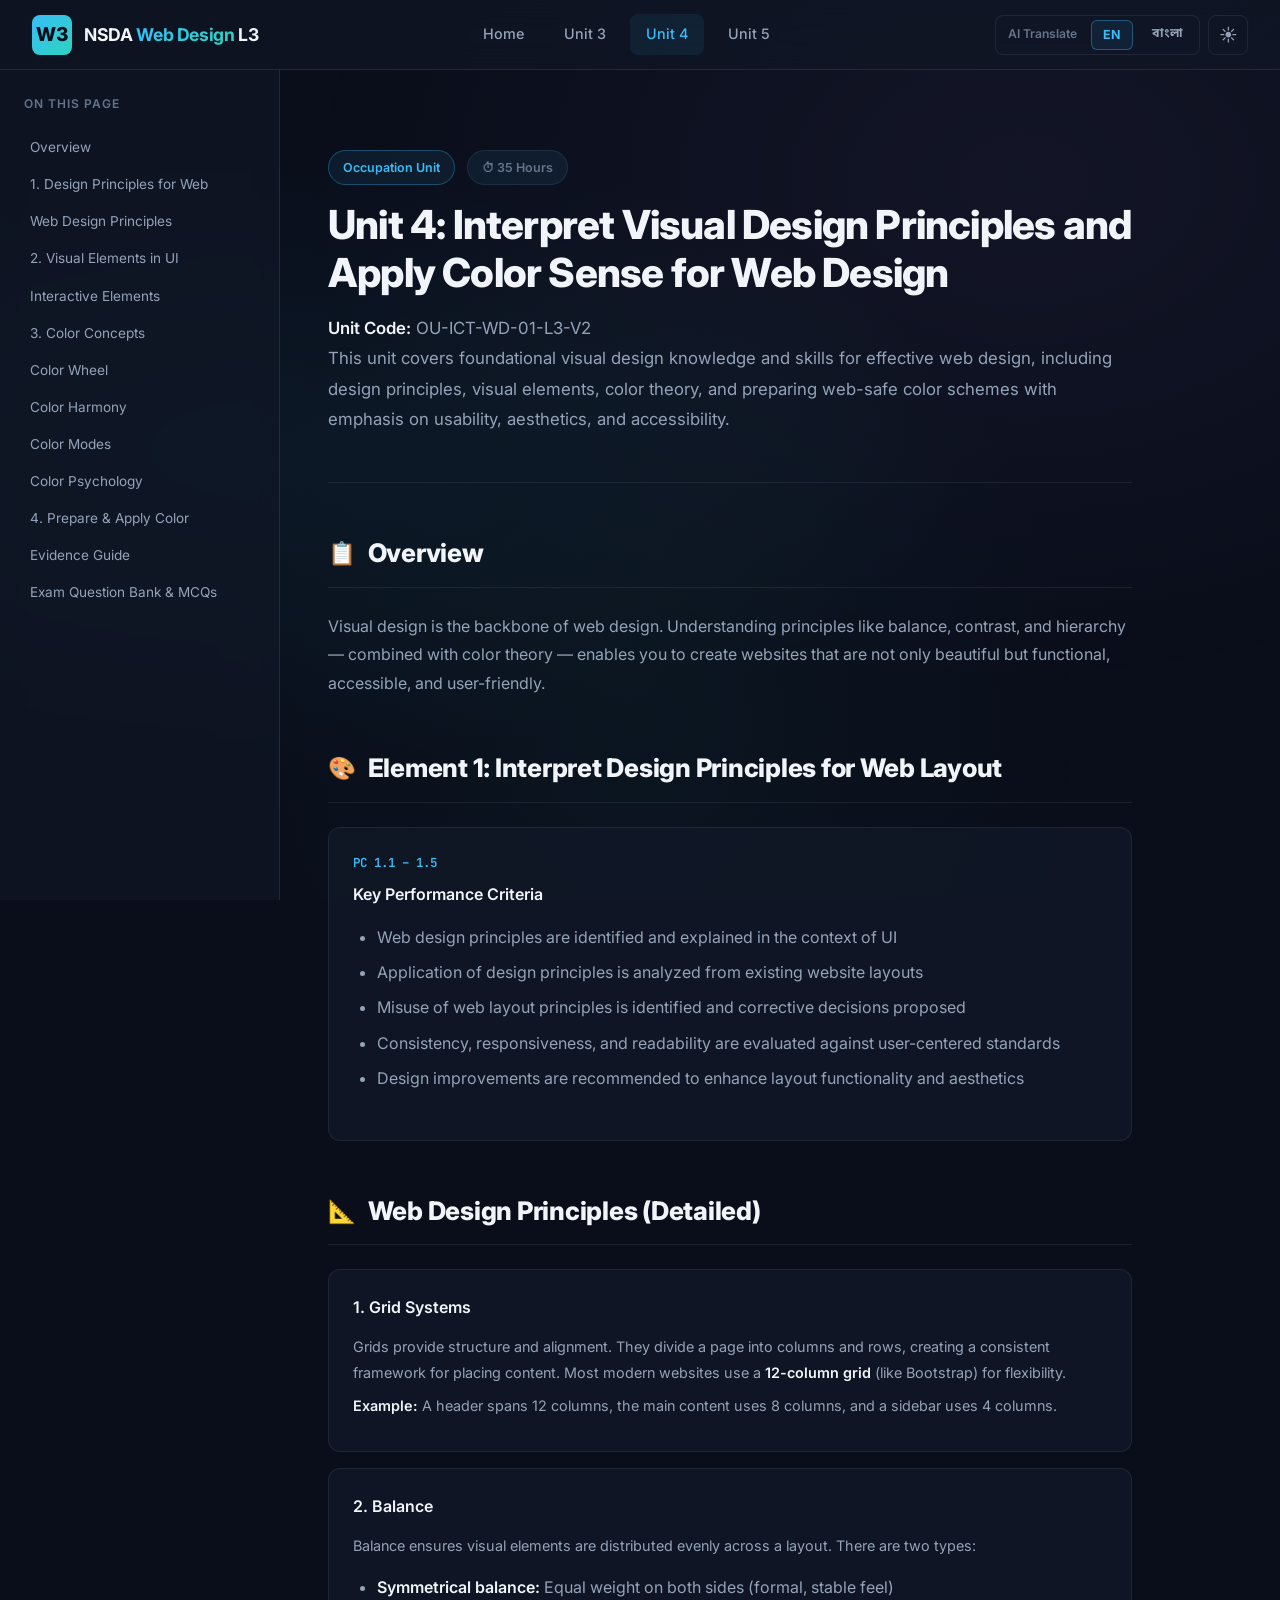
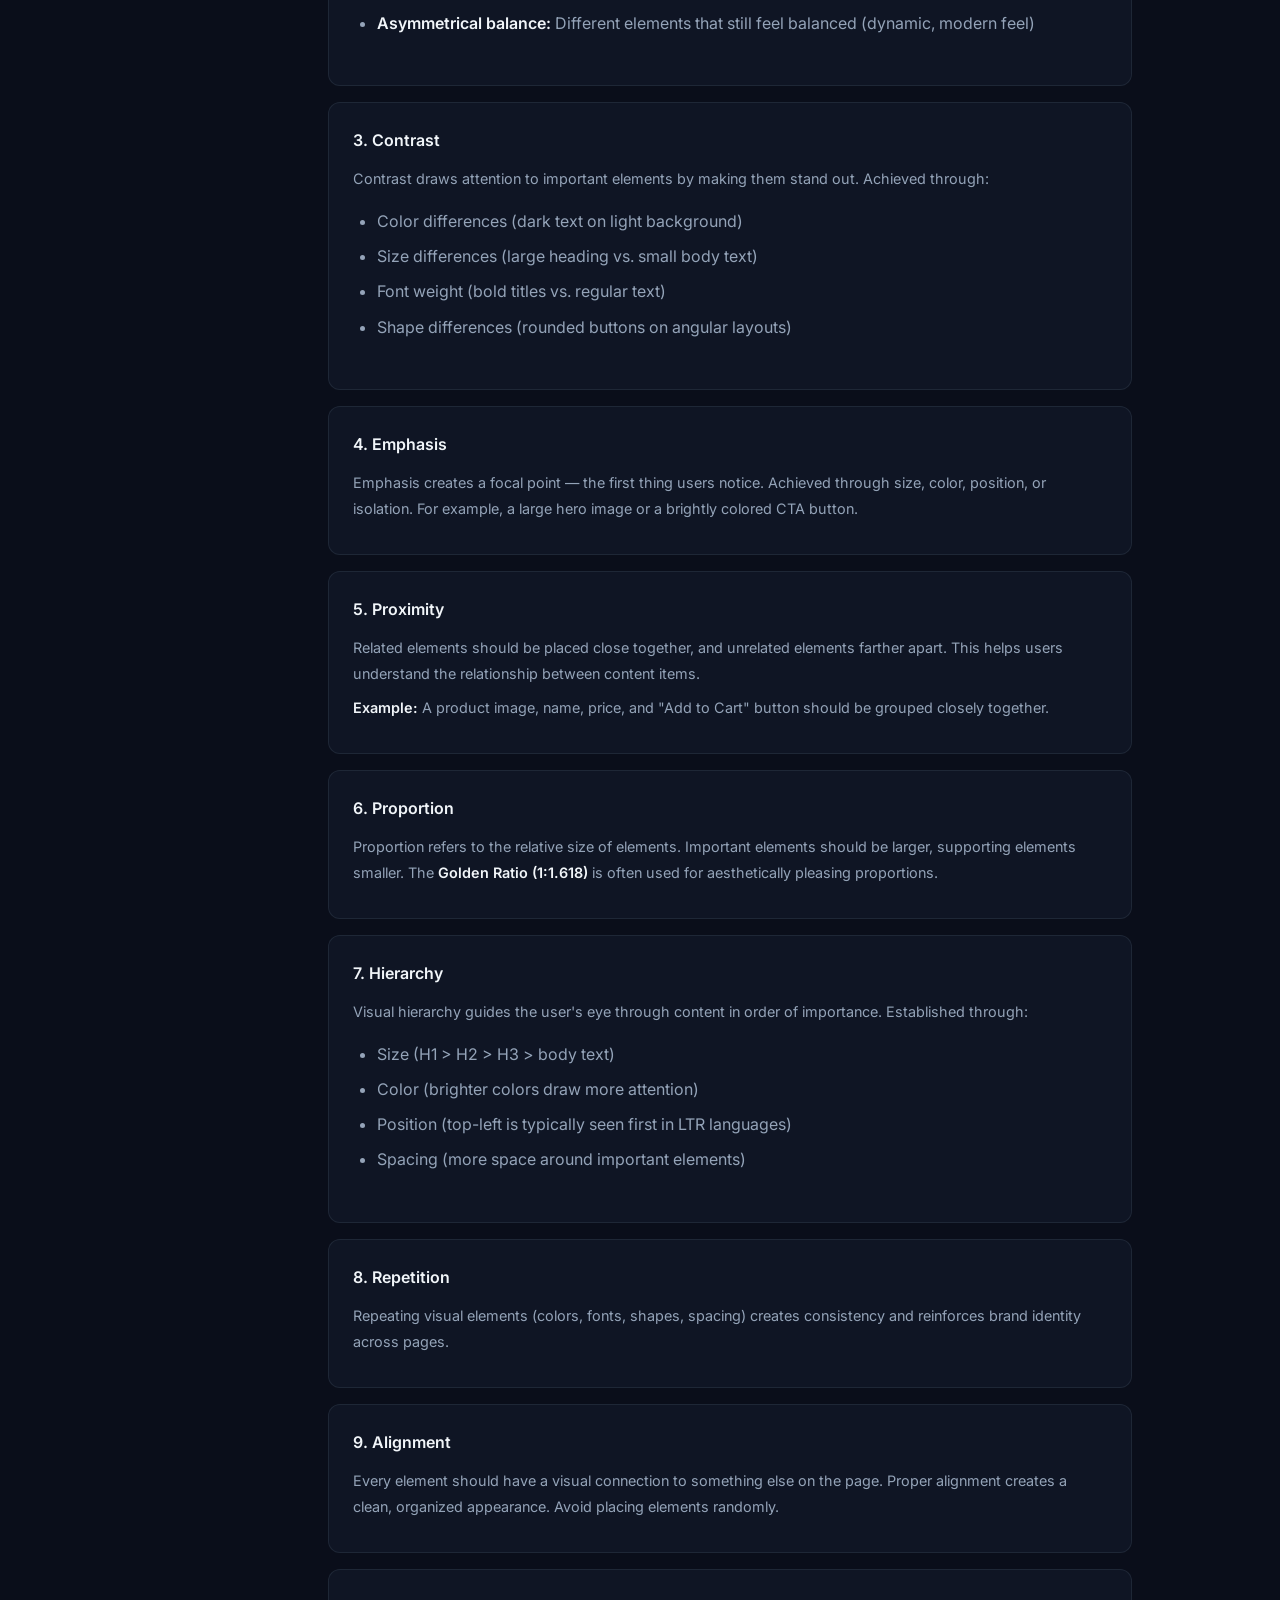
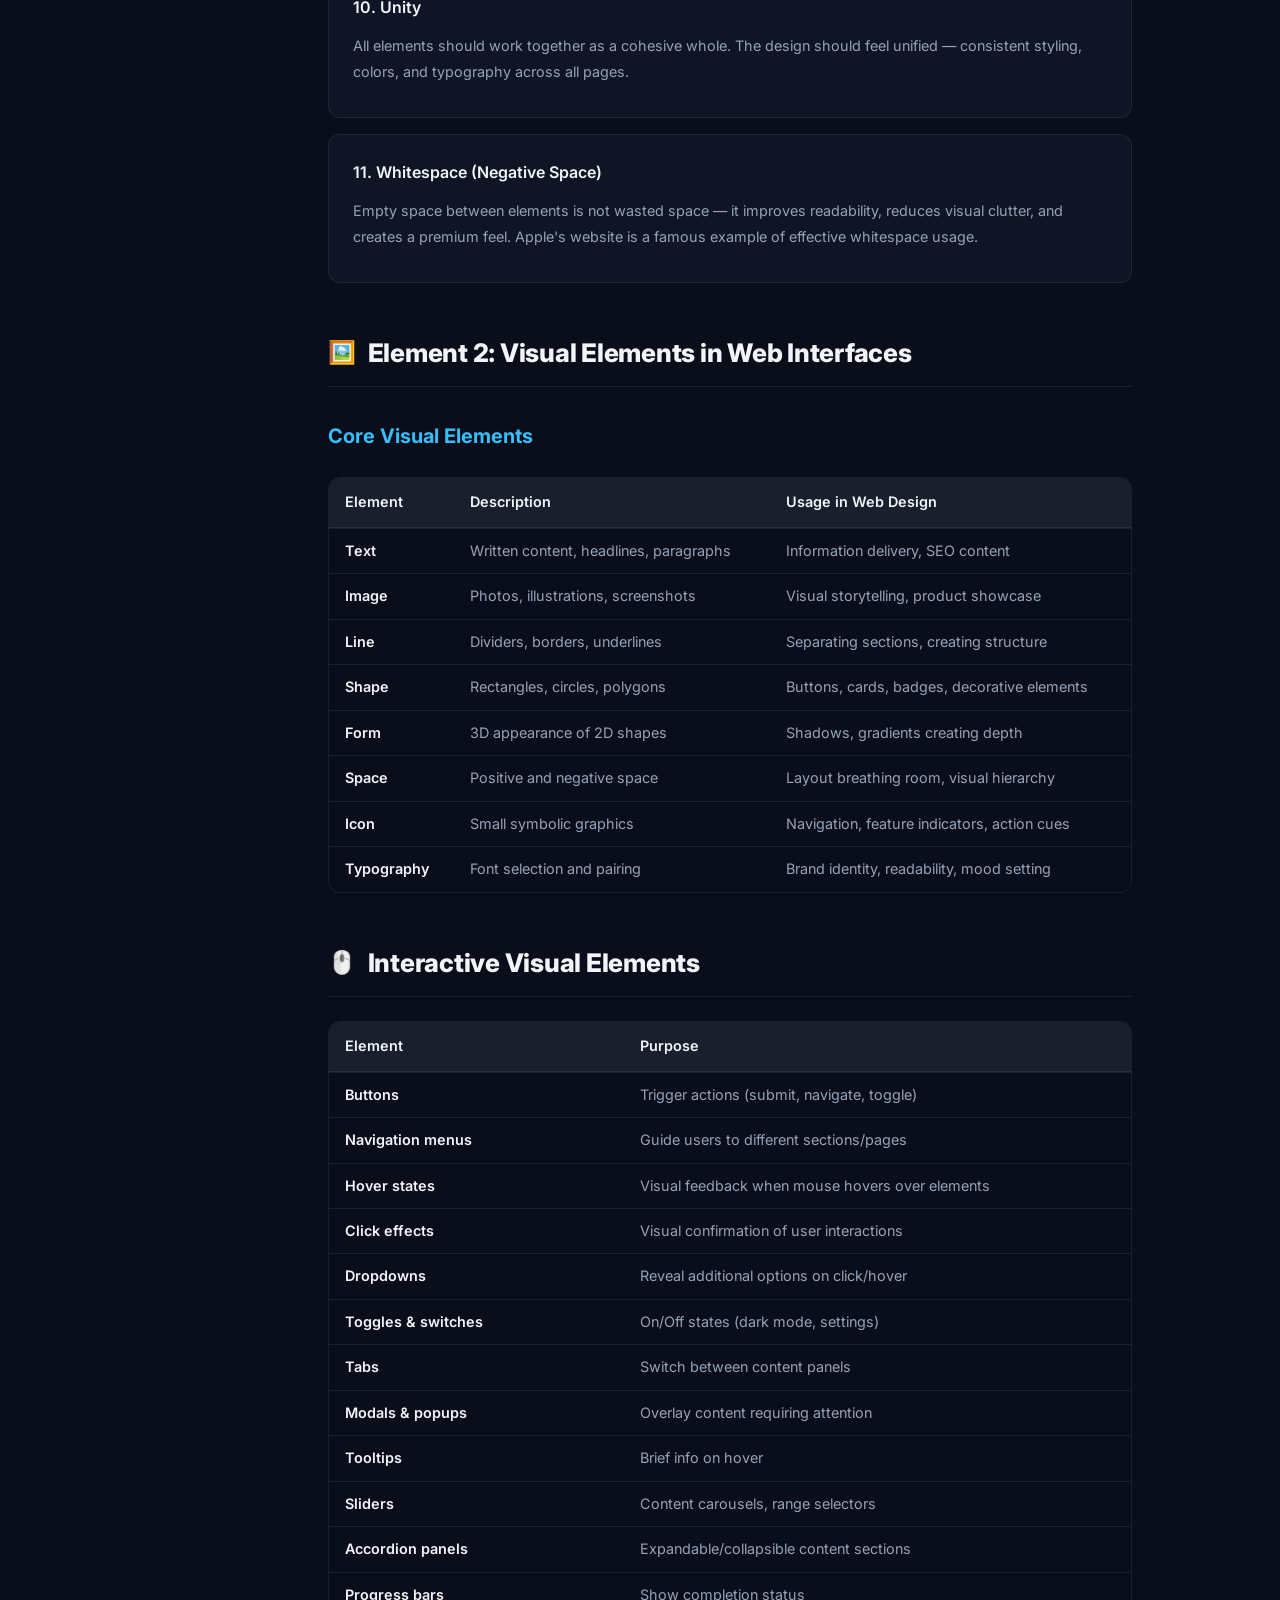
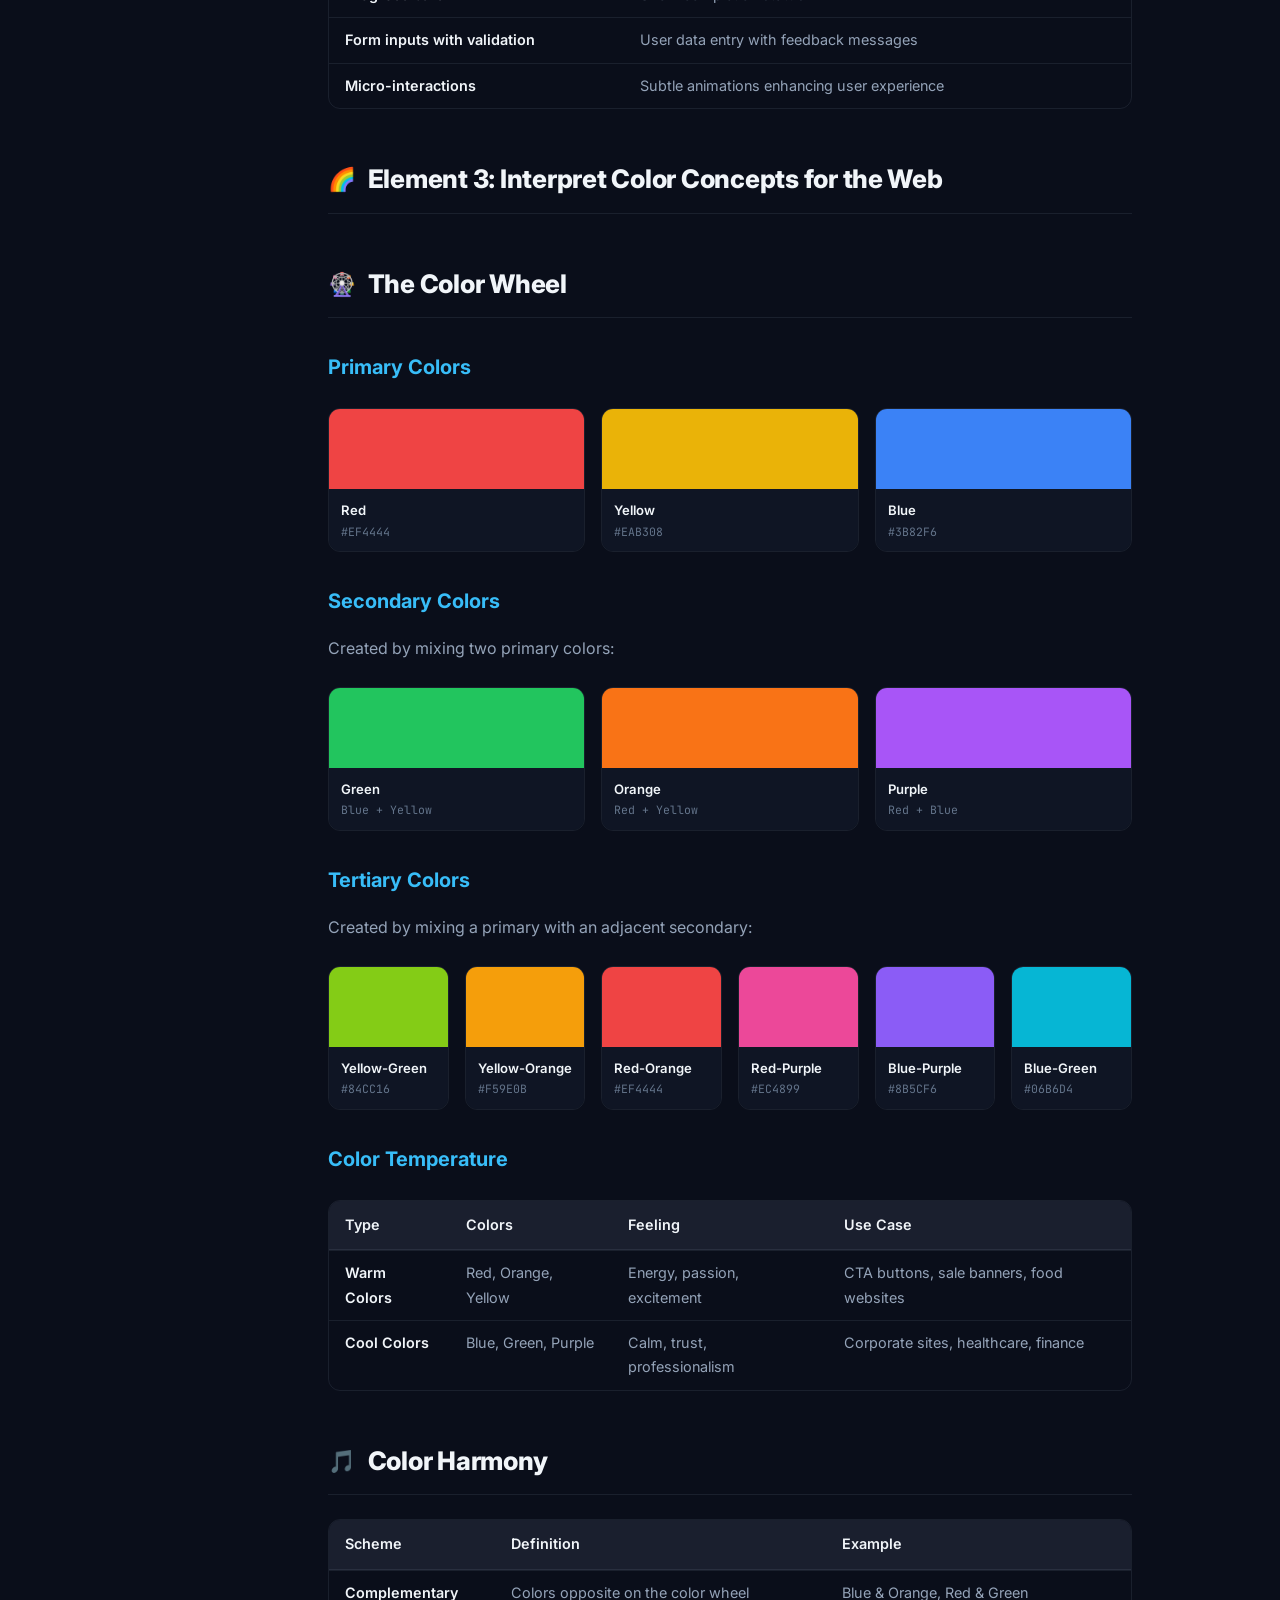
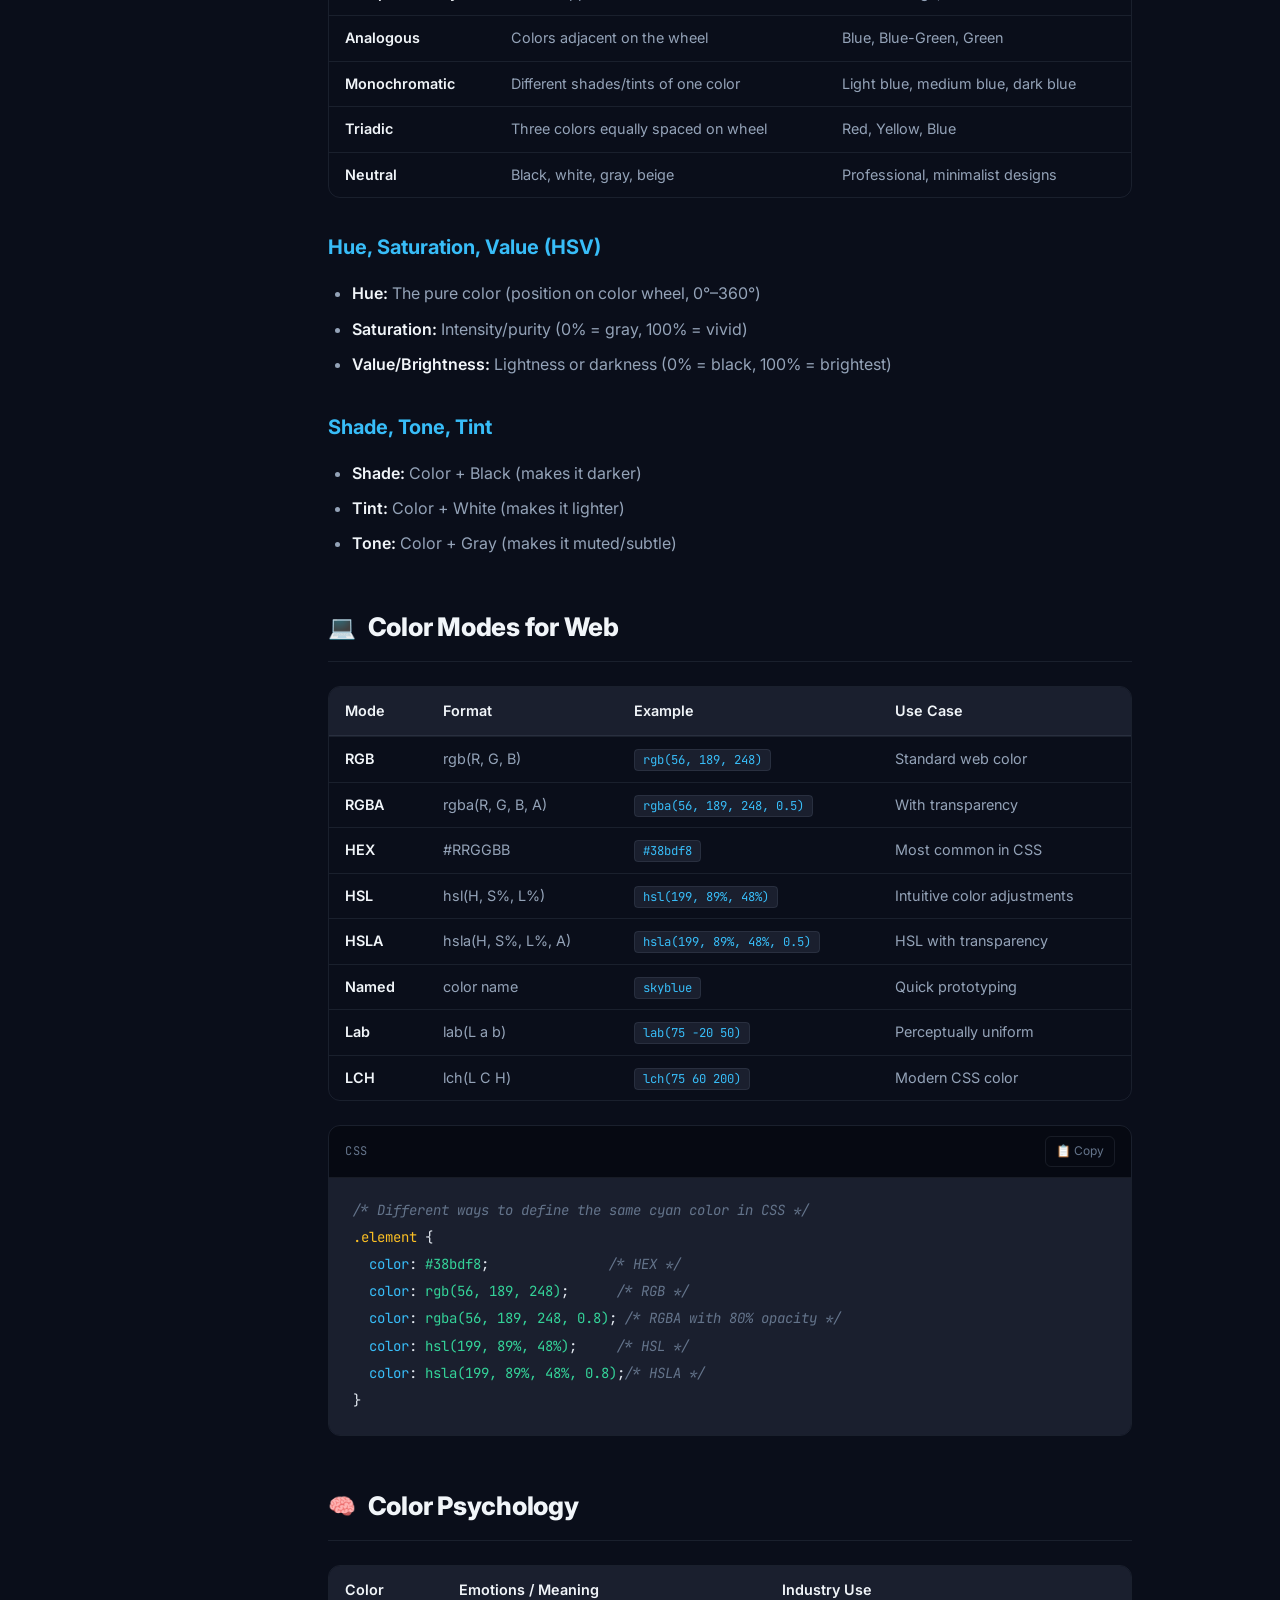
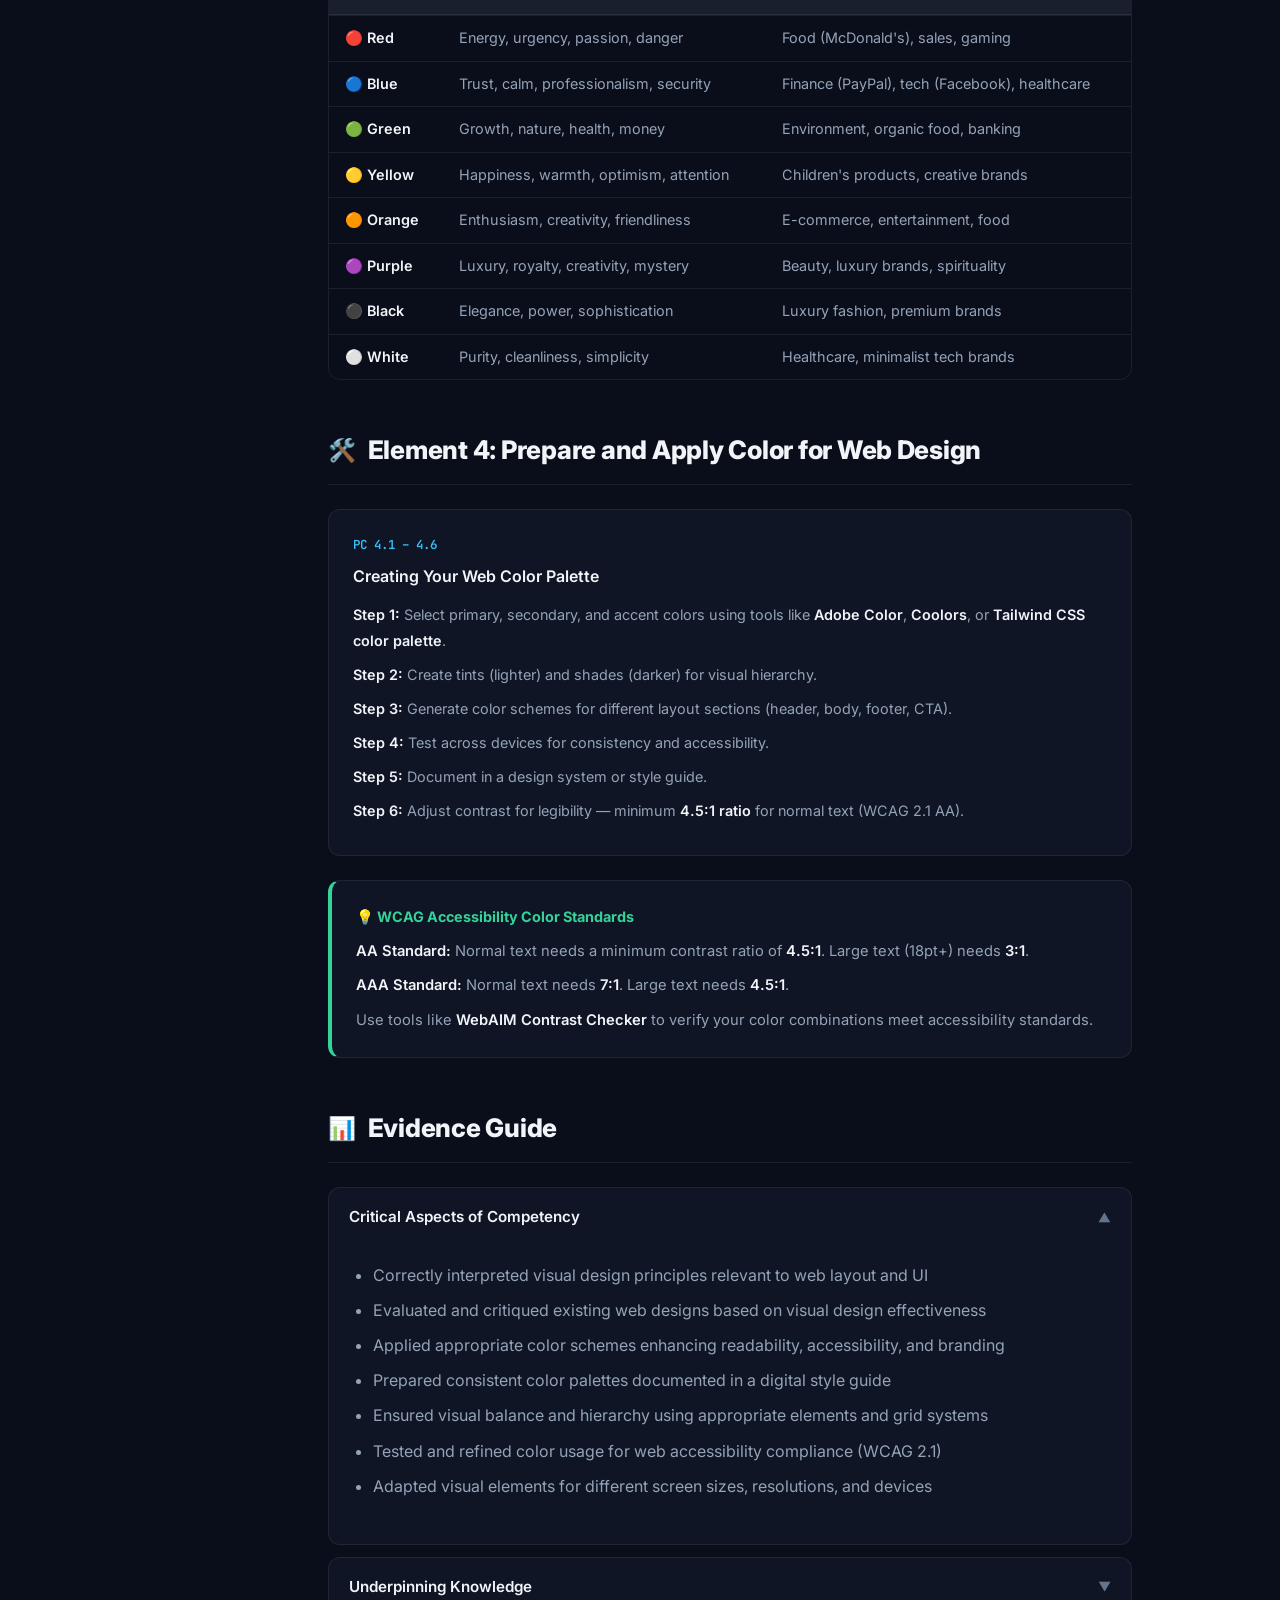
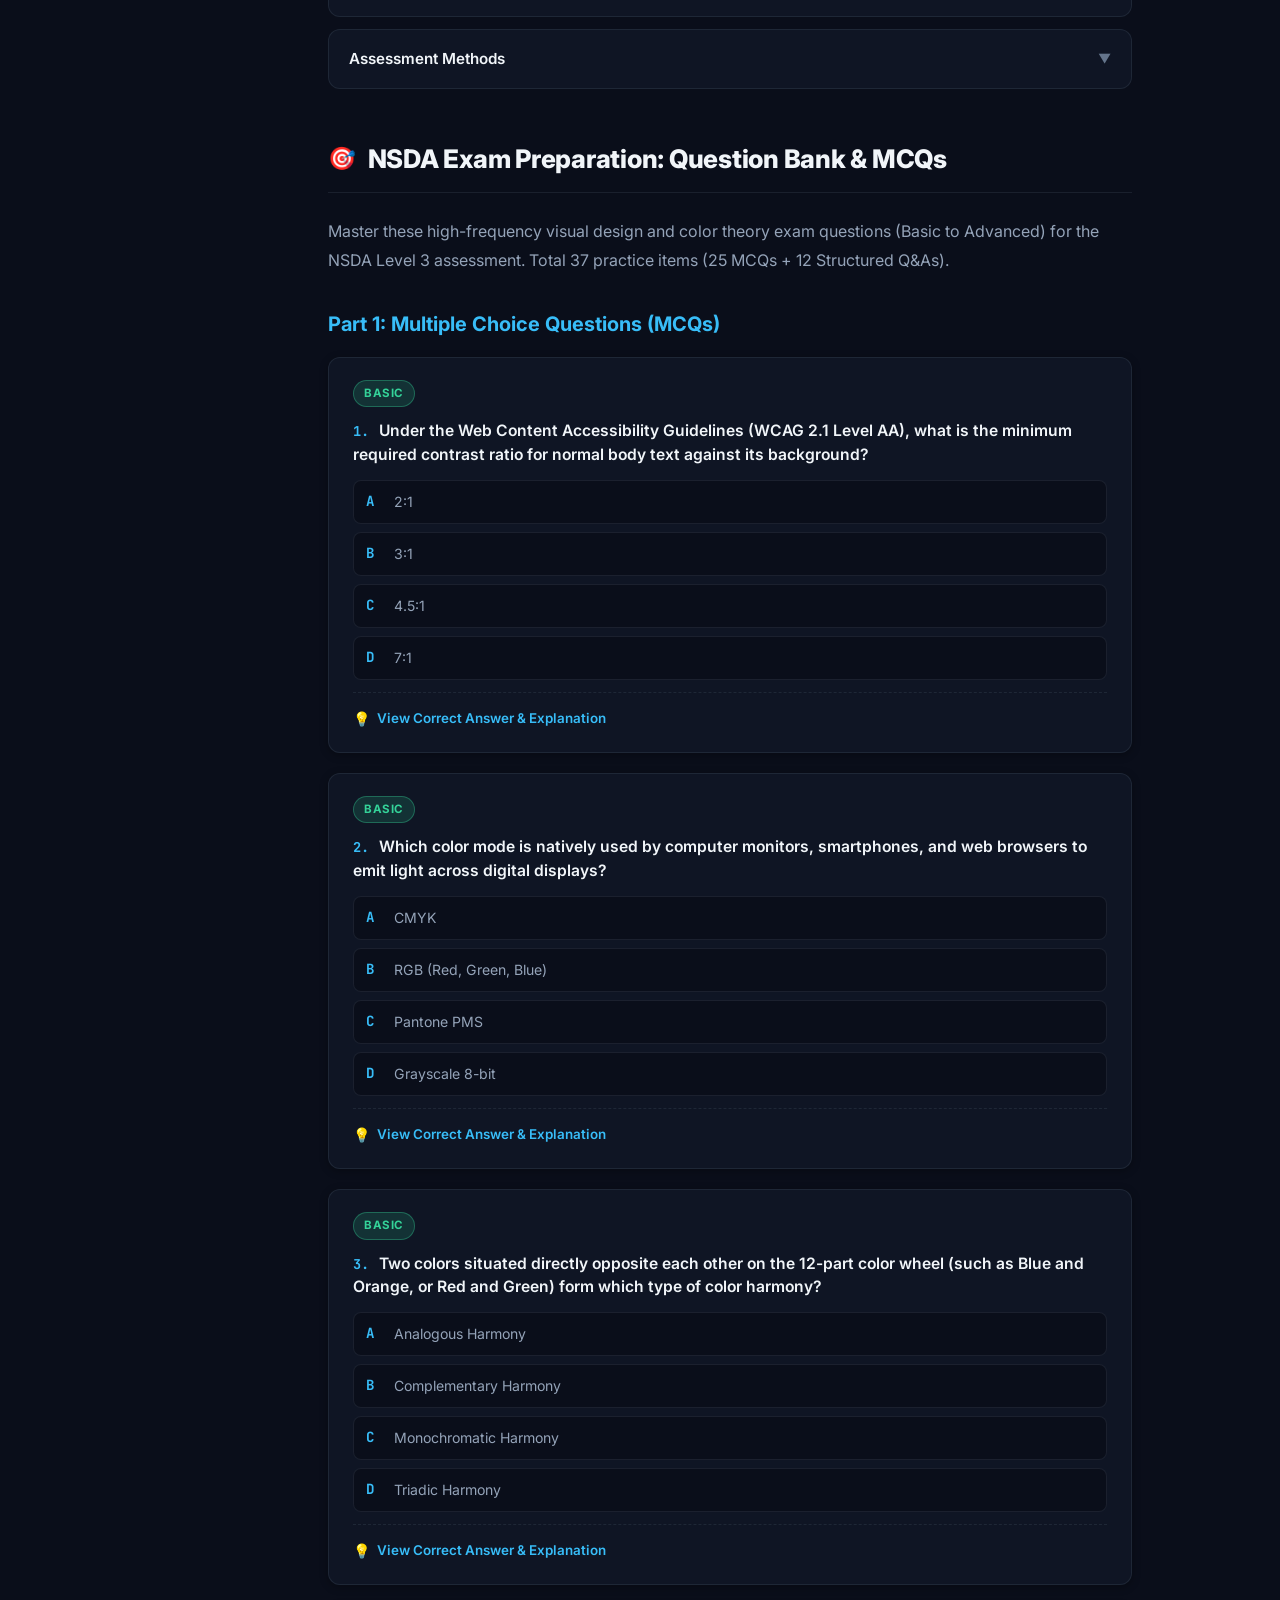
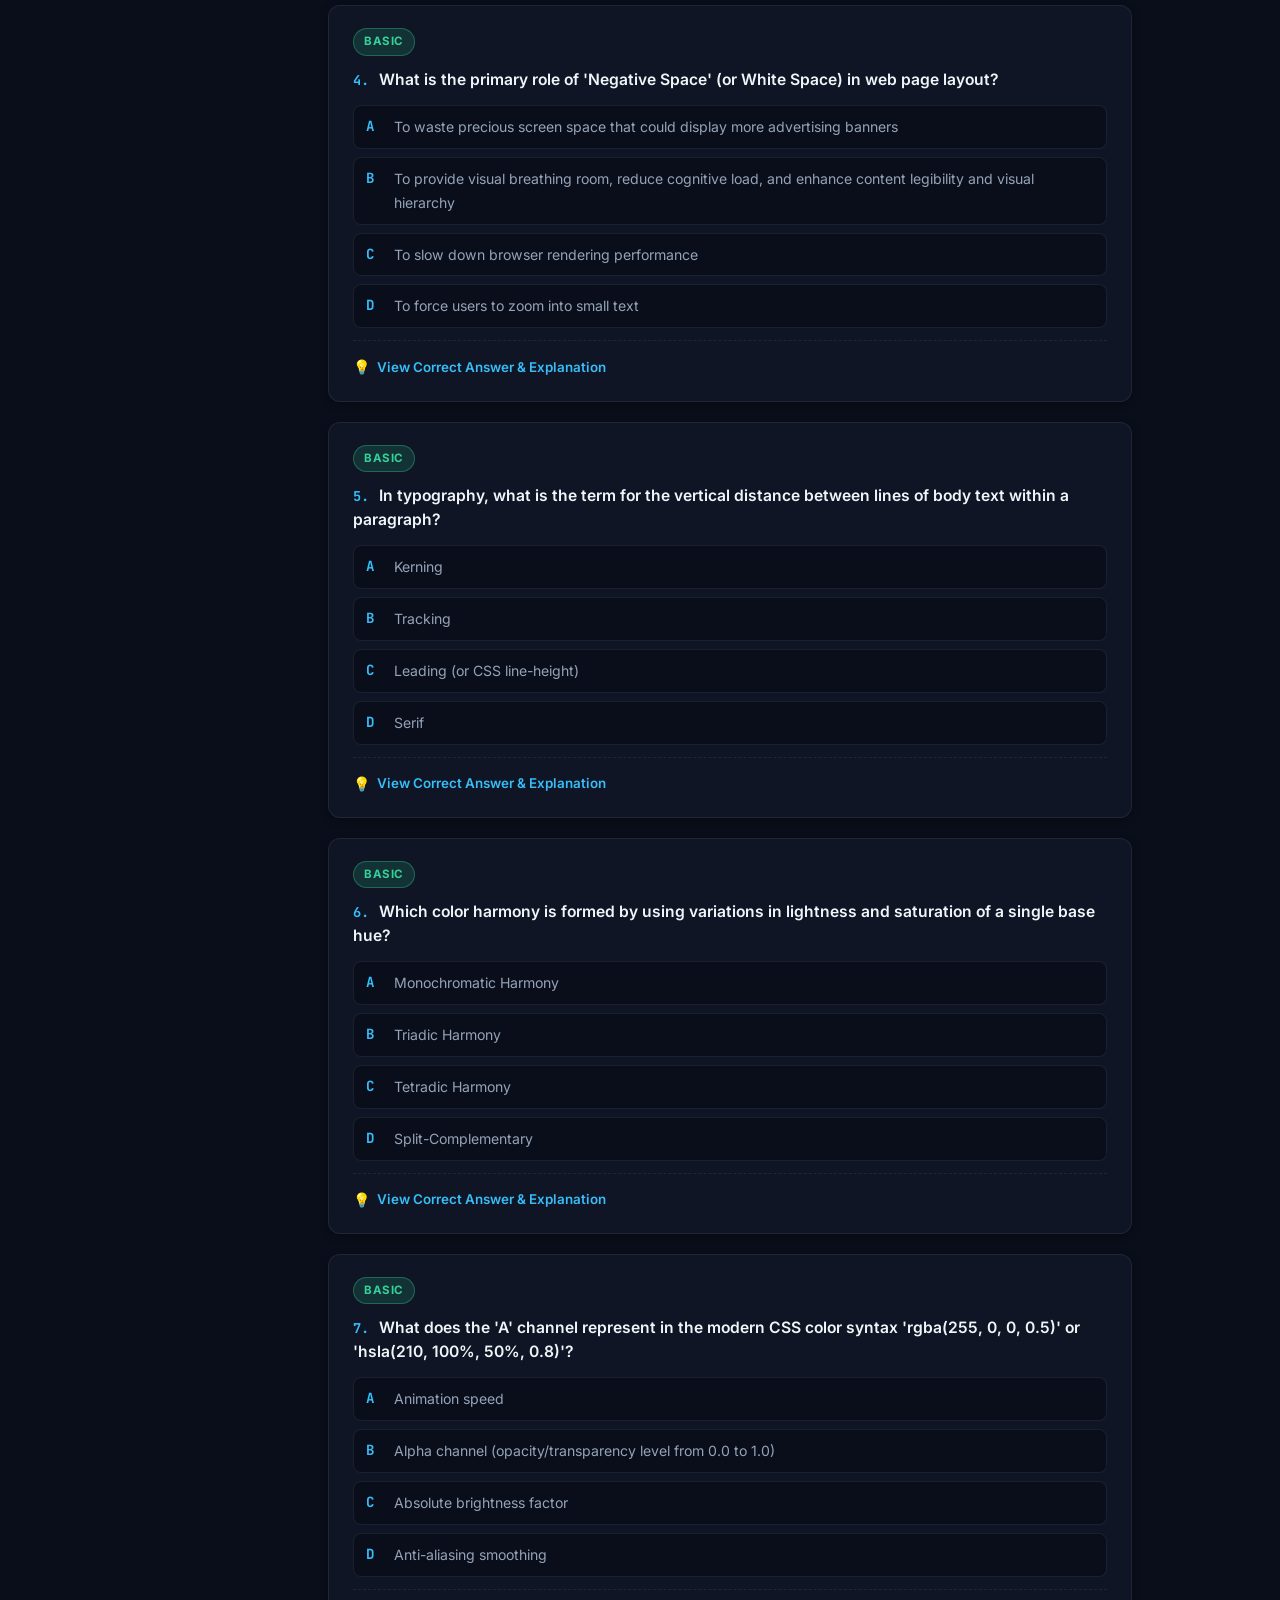
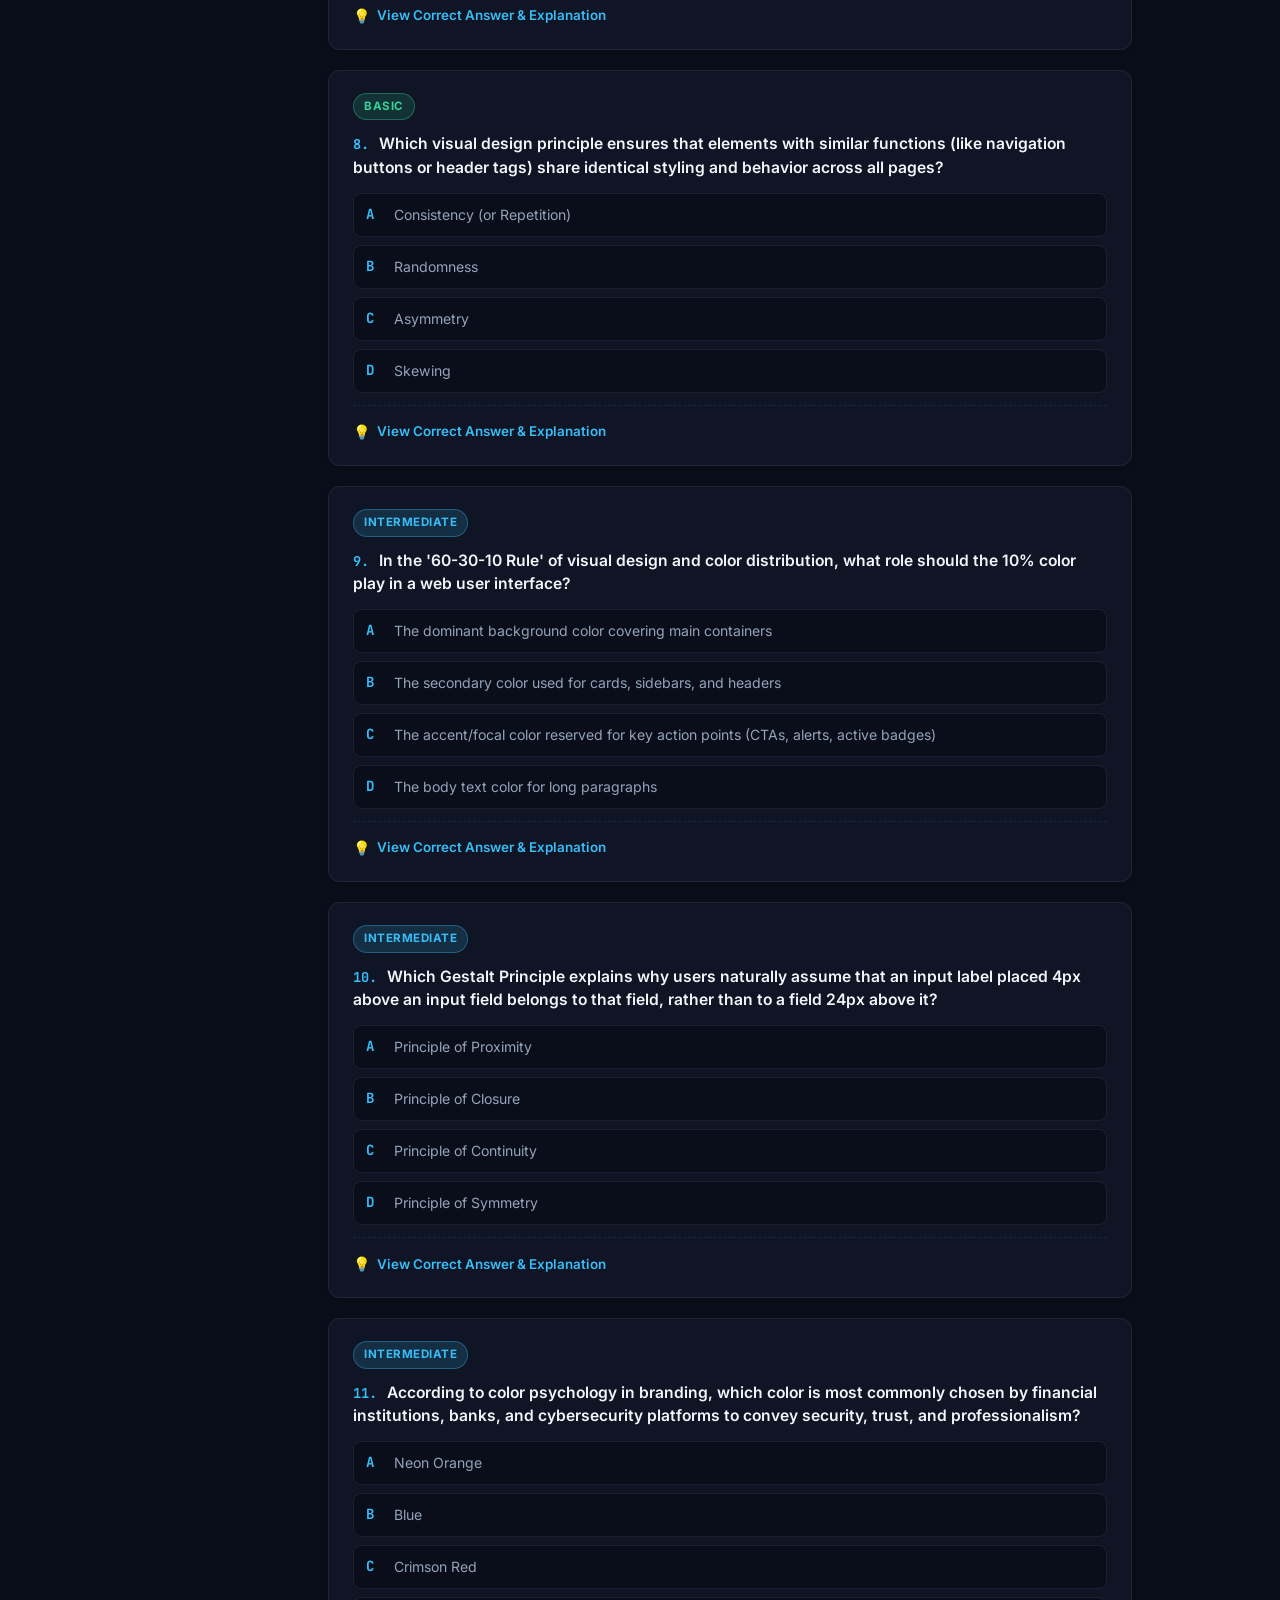
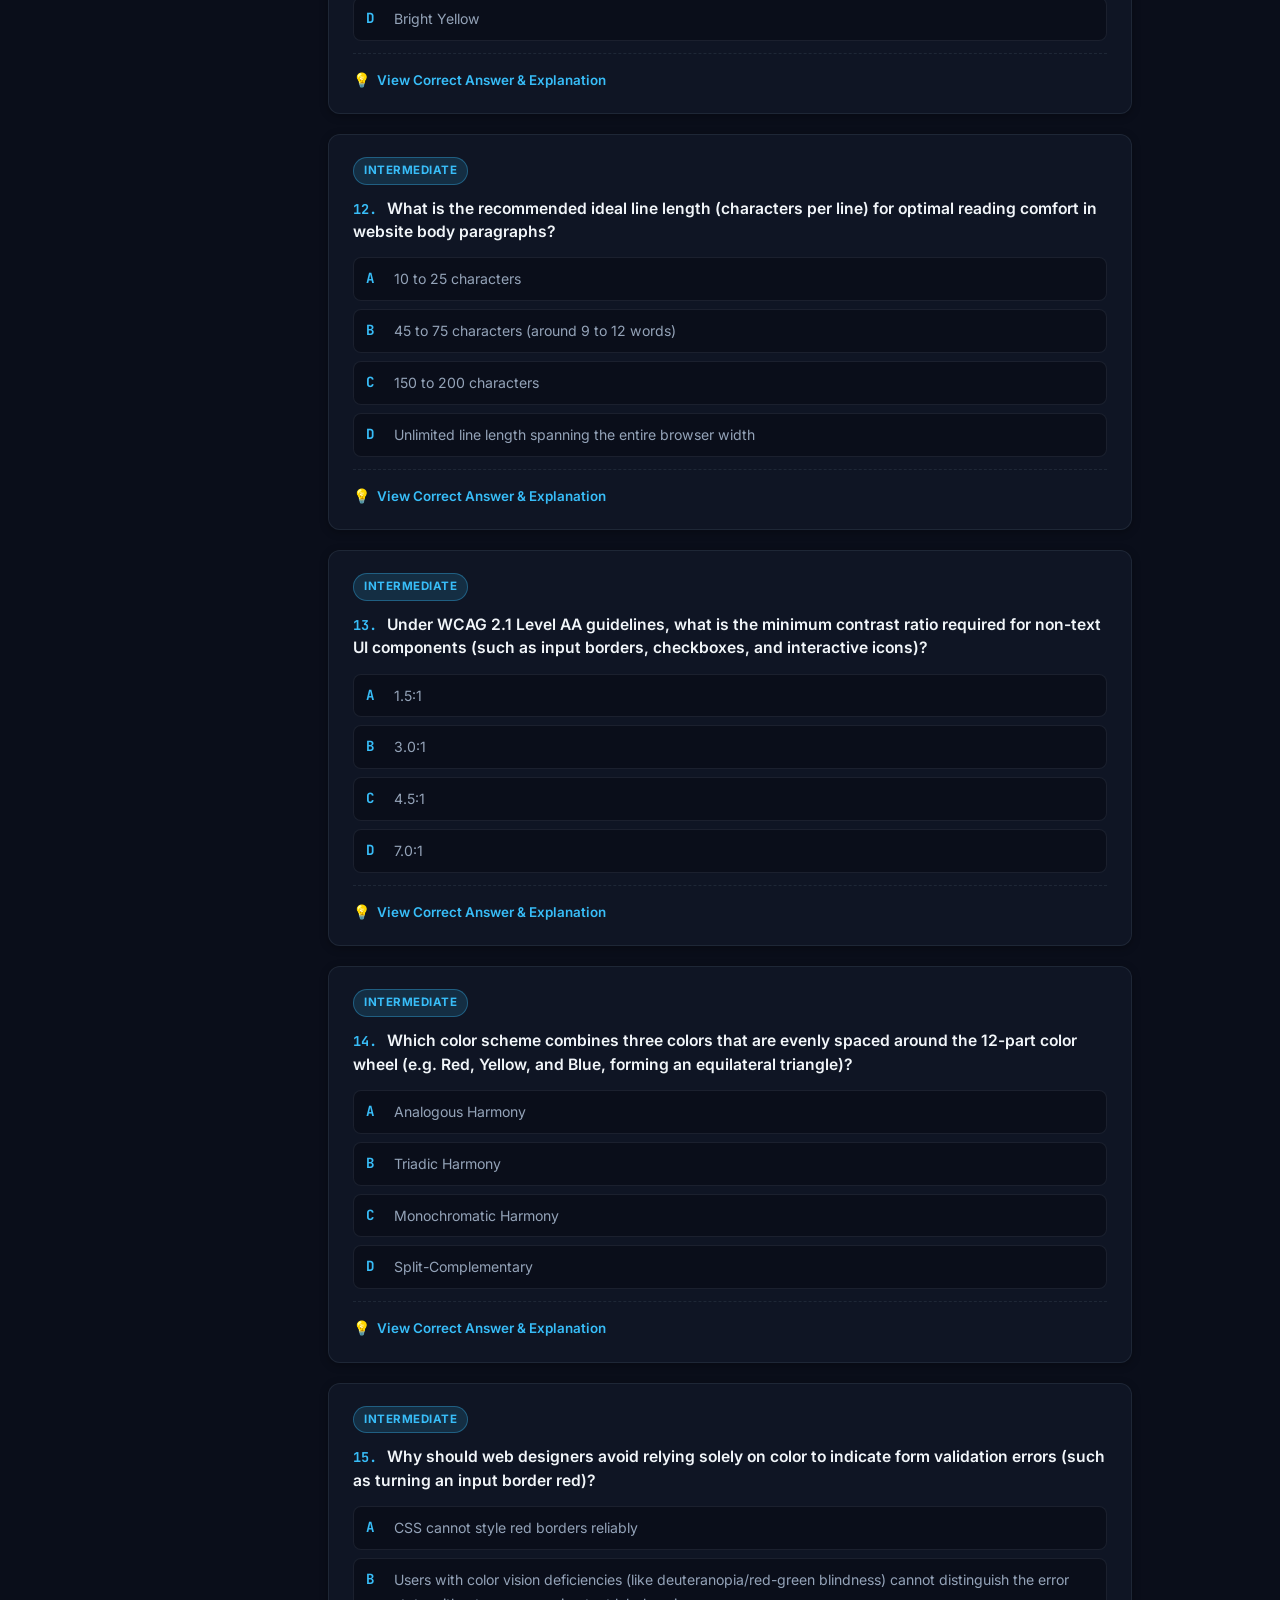
<file: unit4-visual-design.html>
<!DOCTYPE html>
<html lang="en" data-theme="dark">
<head>
  <meta charset="UTF-8">
  <meta name="viewport" content="width=device-width, initial-scale=1.0">
  <meta name="description" content="Unit 4: Visual Design Principles and Color Sense — OU-ICT-WD-01-L3-V2. Complete guide on design principles, color theory, psychology, and web-safe palettes.">
  <title>Unit 4: Visual Design Principles & Color Sense — NSDA Web Design L3</title>
  <link rel="stylesheet" href="styles.css">
</head>
<body>
<div id="scroll-progress"></div>
<header class="header">
  <a href="index.html" class="header-logo"><div class="header-logo-icon">W3</div><div class="header-logo-text">NSDA <span>Web Design</span> L3</div></a>
  <nav class="header-nav">
    <a href="index.html">Home</a><a href="unit3-documents.html">Unit 3</a><a href="unit4-visual-design.html" class="active">Unit 4</a><a href="unit5-environment.html">Unit 5</a>
  </nav>
  <div style="display:flex;align-items:center;gap:8px;">
    <button class="theme-toggle" id="theme-toggle" aria-label="Toggle theme">🌙</button>
    <button class="hamburger" id="hamburger" aria-label="Menu"><span></span><span></span><span></span></button>
  </div>
</header>
<nav class="mobile-nav" id="mobile-nav">
  <a href="index.html">Home</a><a href="unit1-negotiation.html">Unit 1</a><a href="unit2-osh.html">Unit 2</a><a href="unit3-documents.html">Unit 3</a><a href="unit4-visual-design.html">Unit 4</a><a href="unit5-environment.html">Unit 5</a><a href="unit6-html.html">Unit 6</a><a href="unit7-css.html">Unit 7</a><a href="unit8-design-to-web.html">Unit 8</a><a href="unit9-javascript.html">Unit 9</a>
</nav>

<div class="page-layout">
  <aside class="sidebar" id="sidebar">
    <div class="sidebar-title">On This Page</div>
    <nav class="sidebar-nav">
      <a href="#overview">Overview</a>
      <a href="#element1">1. Design Principles for Web</a>
      <a href="#principles">Web Design Principles</a>
      <a href="#element2">2. Visual Elements in UI</a>
      <a href="#interactive">Interactive Elements</a>
      <a href="#element3">3. Color Concepts</a>
      <a href="#color-wheel">Color Wheel</a>
      <a href="#color-harmony">Color Harmony</a>
      <a href="#color-modes">Color Modes</a>
      <a href="#color-psychology">Color Psychology</a>
      <a href="#element4">4. Prepare & Apply Color</a>
      <a href="#evidence">Evidence Guide</a>
      <a href="#exam-prep">Exam Question Bank & MCQs</a>
    </nav>
  </aside>

  <div class="page-content">
    <div class="content">

      <div class="unit-header">
        <div class="unit-header-meta">
          <span class="unit-badge badge-occupation">Occupation Unit</span>
          <span class="unit-badge badge-hours">⏱ 35 Hours</span>
        </div>
        <h1>Unit 4: Interpret Visual Design Principles and Apply Color Sense for Web Design</h1>
        <p class="unit-header-desc">
          <strong>Unit Code:</strong> OU-ICT-WD-01-L3-V2<br>
          This unit covers foundational visual design knowledge and skills for effective web design, including design principles, visual elements, color theory, and preparing web-safe color schemes with emphasis on usability, aesthetics, and accessibility.
        </p>
      </div>

      <h2 id="overview"><span class="icon">📋</span> Overview</h2>
      <p>Visual design is the backbone of web design. Understanding principles like balance, contrast, and hierarchy — combined with color theory — enables you to create websites that are not only beautiful but functional, accessible, and user-friendly.</p>

      <h2 id="element1"><span class="icon">🎨</span> Element 1: Interpret Design Principles for Web Layout</h2>

      <div class="pc-card">
        <div class="pc-card-id">PC 1.1 – 1.5</div>
        <h4>Key Performance Criteria</h4>
        <ul>
          <li>Web design principles are identified and explained in the context of UI</li>
          <li>Application of design principles is analyzed from existing website layouts</li>
          <li>Misuse of web layout principles is identified and corrective decisions proposed</li>
          <li>Consistency, responsiveness, and readability are evaluated against user-centered standards</li>
          <li>Design improvements are recommended to enhance layout functionality and aesthetics</li>
        </ul>
      </div>

      <h2 id="principles"><span class="icon">📐</span> Web Design Principles (Detailed)</h2>

      <div class="pc-card">
        <h4>1. Grid Systems</h4>
        <p>Grids provide structure and alignment. They divide a page into columns and rows, creating a consistent framework for placing content. Most modern websites use a <strong>12-column grid</strong> (like Bootstrap) for flexibility.</p>
        <p><strong>Example:</strong> A header spans 12 columns, the main content uses 8 columns, and a sidebar uses 4 columns.</p>
      </div>

      <div class="pc-card">
        <h4>2. Balance</h4>
        <p>Balance ensures visual elements are distributed evenly across a layout. There are two types:</p>
        <ul>
          <li><strong>Symmetrical balance:</strong> Equal weight on both sides (formal, stable feel)</li>
          <li><strong>Asymmetrical balance:</strong> Different elements that still feel balanced (dynamic, modern feel)</li>
        </ul>
      </div>

      <div class="pc-card">
        <h4>3. Contrast</h4>
        <p>Contrast draws attention to important elements by making them stand out. Achieved through:</p>
        <ul>
          <li>Color differences (dark text on light background)</li>
          <li>Size differences (large heading vs. small body text)</li>
          <li>Font weight (bold titles vs. regular text)</li>
          <li>Shape differences (rounded buttons on angular layouts)</li>
        </ul>
      </div>

      <div class="pc-card">
        <h4>4. Emphasis</h4>
        <p>Emphasis creates a focal point — the first thing users notice. Achieved through size, color, position, or isolation. For example, a large hero image or a brightly colored CTA button.</p>
      </div>

      <div class="pc-card">
        <h4>5. Proximity</h4>
        <p>Related elements should be placed close together, and unrelated elements farther apart. This helps users understand the relationship between content items.</p>
        <p><strong>Example:</strong> A product image, name, price, and "Add to Cart" button should be grouped closely together.</p>
      </div>

      <div class="pc-card">
        <h4>6. Proportion</h4>
        <p>Proportion refers to the relative size of elements. Important elements should be larger, supporting elements smaller. The <strong>Golden Ratio (1:1.618)</strong> is often used for aesthetically pleasing proportions.</p>
      </div>

      <div class="pc-card">
        <h4>7. Hierarchy</h4>
        <p>Visual hierarchy guides the user's eye through content in order of importance. Established through:</p>
        <ul>
          <li>Size (H1 > H2 > H3 > body text)</li>
          <li>Color (brighter colors draw more attention)</li>
          <li>Position (top-left is typically seen first in LTR languages)</li>
          <li>Spacing (more space around important elements)</li>
        </ul>
      </div>

      <div class="pc-card">
        <h4>8. Repetition</h4>
        <p>Repeating visual elements (colors, fonts, shapes, spacing) creates consistency and reinforces brand identity across pages.</p>
      </div>

      <div class="pc-card">
        <h4>9. Alignment</h4>
        <p>Every element should have a visual connection to something else on the page. Proper alignment creates a clean, organized appearance. Avoid placing elements randomly.</p>
      </div>

      <div class="pc-card">
        <h4>10. Unity</h4>
        <p>All elements should work together as a cohesive whole. The design should feel unified — consistent styling, colors, and typography across all pages.</p>
      </div>

      <div class="pc-card">
        <h4>11. Whitespace (Negative Space)</h4>
        <p>Empty space between elements is not wasted space — it improves readability, reduces visual clutter, and creates a premium feel. Apple's website is a famous example of effective whitespace usage.</p>
      </div>

      <h2 id="element2"><span class="icon">🖼️</span> Element 2: Visual Elements in Web Interfaces</h2>

      <h3>Core Visual Elements</h3>
      <div class="table-wrapper">
        <table>
          <thead><tr><th>Element</th><th>Description</th><th>Usage in Web Design</th></tr></thead>
          <tbody>
            <tr><td><strong>Text</strong></td><td>Written content, headlines, paragraphs</td><td>Information delivery, SEO content</td></tr>
            <tr><td><strong>Image</strong></td><td>Photos, illustrations, screenshots</td><td>Visual storytelling, product showcase</td></tr>
            <tr><td><strong>Line</strong></td><td>Dividers, borders, underlines</td><td>Separating sections, creating structure</td></tr>
            <tr><td><strong>Shape</strong></td><td>Rectangles, circles, polygons</td><td>Buttons, cards, badges, decorative elements</td></tr>
            <tr><td><strong>Form</strong></td><td>3D appearance of 2D shapes</td><td>Shadows, gradients creating depth</td></tr>
            <tr><td><strong>Space</strong></td><td>Positive and negative space</td><td>Layout breathing room, visual hierarchy</td></tr>
            <tr><td><strong>Icon</strong></td><td>Small symbolic graphics</td><td>Navigation, feature indicators, action cues</td></tr>
            <tr><td><strong>Typography</strong></td><td>Font selection and pairing</td><td>Brand identity, readability, mood setting</td></tr>
          </tbody>
        </table>
      </div>

      <h2 id="interactive"><span class="icon">🖱️</span> Interactive Visual Elements</h2>
      <div class="table-wrapper">
        <table>
          <thead><tr><th>Element</th><th>Purpose</th></tr></thead>
          <tbody>
            <tr><td><strong>Buttons</strong></td><td>Trigger actions (submit, navigate, toggle)</td></tr>
            <tr><td><strong>Navigation menus</strong></td><td>Guide users to different sections/pages</td></tr>
            <tr><td><strong>Hover states</strong></td><td>Visual feedback when mouse hovers over elements</td></tr>
            <tr><td><strong>Click effects</strong></td><td>Visual confirmation of user interactions</td></tr>
            <tr><td><strong>Dropdowns</strong></td><td>Reveal additional options on click/hover</td></tr>
            <tr><td><strong>Toggles & switches</strong></td><td>On/Off states (dark mode, settings)</td></tr>
            <tr><td><strong>Tabs</strong></td><td>Switch between content panels</td></tr>
            <tr><td><strong>Modals & popups</strong></td><td>Overlay content requiring attention</td></tr>
            <tr><td><strong>Tooltips</strong></td><td>Brief info on hover</td></tr>
            <tr><td><strong>Sliders</strong></td><td>Content carousels, range selectors</td></tr>
            <tr><td><strong>Accordion panels</strong></td><td>Expandable/collapsible content sections</td></tr>
            <tr><td><strong>Progress bars</strong></td><td>Show completion status</td></tr>
            <tr><td><strong>Form inputs with validation</strong></td><td>User data entry with feedback messages</td></tr>
            <tr><td><strong>Micro-interactions</strong></td><td>Subtle animations enhancing user experience</td></tr>
          </tbody>
        </table>
      </div>

      <h2 id="element3"><span class="icon">🌈</span> Element 3: Interpret Color Concepts for the Web</h2>

      <h2 id="color-wheel"><span class="icon">🎡</span> The Color Wheel</h2>

      <h3>Primary Colors</h3>
      <div class="color-palette">
        <div class="color-swatch"><div class="color-swatch-preview" style="background:#ef4444;"></div><div class="color-swatch-info"><div class="color-swatch-name">Red</div><div class="color-swatch-code">#EF4444</div></div></div>
        <div class="color-swatch"><div class="color-swatch-preview" style="background:#eab308;"></div><div class="color-swatch-info"><div class="color-swatch-name">Yellow</div><div class="color-swatch-code">#EAB308</div></div></div>
        <div class="color-swatch"><div class="color-swatch-preview" style="background:#3b82f6;"></div><div class="color-swatch-info"><div class="color-swatch-name">Blue</div><div class="color-swatch-code">#3B82F6</div></div></div>
      </div>

      <h3>Secondary Colors</h3>
      <p>Created by mixing two primary colors:</p>
      <div class="color-palette">
        <div class="color-swatch"><div class="color-swatch-preview" style="background:#22c55e;"></div><div class="color-swatch-info"><div class="color-swatch-name">Green</div><div class="color-swatch-code">Blue + Yellow</div></div></div>
        <div class="color-swatch"><div class="color-swatch-preview" style="background:#f97316;"></div><div class="color-swatch-info"><div class="color-swatch-name">Orange</div><div class="color-swatch-code">Red + Yellow</div></div></div>
        <div class="color-swatch"><div class="color-swatch-preview" style="background:#a855f7;"></div><div class="color-swatch-info"><div class="color-swatch-name">Purple</div><div class="color-swatch-code">Red + Blue</div></div></div>
      </div>

      <h3>Tertiary Colors</h3>
      <p>Created by mixing a primary with an adjacent secondary:</p>
      <div class="color-palette">
        <div class="color-swatch"><div class="color-swatch-preview" style="background:#84cc16;"></div><div class="color-swatch-info"><div class="color-swatch-name">Yellow-Green</div><div class="color-swatch-code">#84CC16</div></div></div>
        <div class="color-swatch"><div class="color-swatch-preview" style="background:#f59e0b;"></div><div class="color-swatch-info"><div class="color-swatch-name">Yellow-Orange</div><div class="color-swatch-code">#F59E0B</div></div></div>
        <div class="color-swatch"><div class="color-swatch-preview" style="background:#ef4444;"></div><div class="color-swatch-info"><div class="color-swatch-name">Red-Orange</div><div class="color-swatch-code">#EF4444</div></div></div>
        <div class="color-swatch"><div class="color-swatch-preview" style="background:#ec4899;"></div><div class="color-swatch-info"><div class="color-swatch-name">Red-Purple</div><div class="color-swatch-code">#EC4899</div></div></div>
        <div class="color-swatch"><div class="color-swatch-preview" style="background:#8b5cf6;"></div><div class="color-swatch-info"><div class="color-swatch-name">Blue-Purple</div><div class="color-swatch-code">#8B5CF6</div></div></div>
        <div class="color-swatch"><div class="color-swatch-preview" style="background:#06b6d4;"></div><div class="color-swatch-info"><div class="color-swatch-name">Blue-Green</div><div class="color-swatch-code">#06B6D4</div></div></div>
      </div>

      <h3>Color Temperature</h3>
      <div class="table-wrapper">
        <table>
          <thead><tr><th>Type</th><th>Colors</th><th>Feeling</th><th>Use Case</th></tr></thead>
          <tbody>
            <tr><td><strong>Warm Colors</strong></td><td>Red, Orange, Yellow</td><td>Energy, passion, excitement</td><td>CTA buttons, sale banners, food websites</td></tr>
            <tr><td><strong>Cool Colors</strong></td><td>Blue, Green, Purple</td><td>Calm, trust, professionalism</td><td>Corporate sites, healthcare, finance</td></tr>
          </tbody>
        </table>
      </div>

      <h2 id="color-harmony"><span class="icon">🎵</span> Color Harmony</h2>
      <div class="table-wrapper">
        <table>
          <thead><tr><th>Scheme</th><th>Definition</th><th>Example</th></tr></thead>
          <tbody>
            <tr><td><strong>Complementary</strong></td><td>Colors opposite on the color wheel</td><td>Blue & Orange, Red & Green</td></tr>
            <tr><td><strong>Analogous</strong></td><td>Colors adjacent on the wheel</td><td>Blue, Blue-Green, Green</td></tr>
            <tr><td><strong>Monochromatic</strong></td><td>Different shades/tints of one color</td><td>Light blue, medium blue, dark blue</td></tr>
            <tr><td><strong>Triadic</strong></td><td>Three colors equally spaced on wheel</td><td>Red, Yellow, Blue</td></tr>
            <tr><td><strong>Neutral</strong></td><td>Black, white, gray, beige</td><td>Professional, minimalist designs</td></tr>
          </tbody>
        </table>
      </div>

      <h3>Hue, Saturation, Value (HSV)</h3>
      <ul>
        <li><strong>Hue:</strong> The pure color (position on color wheel, 0°–360°)</li>
        <li><strong>Saturation:</strong> Intensity/purity (0% = gray, 100% = vivid)</li>
        <li><strong>Value/Brightness:</strong> Lightness or darkness (0% = black, 100% = brightest)</li>
      </ul>

      <h3>Shade, Tone, Tint</h3>
      <ul>
        <li><strong>Shade:</strong> Color + Black (makes it darker)</li>
        <li><strong>Tint:</strong> Color + White (makes it lighter)</li>
        <li><strong>Tone:</strong> Color + Gray (makes it muted/subtle)</li>
      </ul>

      <h2 id="color-modes"><span class="icon">💻</span> Color Modes for Web</h2>
      <div class="table-wrapper">
        <table>
          <thead><tr><th>Mode</th><th>Format</th><th>Example</th><th>Use Case</th></tr></thead>
          <tbody>
            <tr><td><strong>RGB</strong></td><td>rgb(R, G, B)</td><td><code>rgb(56, 189, 248)</code></td><td>Standard web color</td></tr>
            <tr><td><strong>RGBA</strong></td><td>rgba(R, G, B, A)</td><td><code>rgba(56, 189, 248, 0.5)</code></td><td>With transparency</td></tr>
            <tr><td><strong>HEX</strong></td><td>#RRGGBB</td><td><code>#38bdf8</code></td><td>Most common in CSS</td></tr>
            <tr><td><strong>HSL</strong></td><td>hsl(H, S%, L%)</td><td><code>hsl(199, 89%, 48%)</code></td><td>Intuitive color adjustments</td></tr>
            <tr><td><strong>HSLA</strong></td><td>hsla(H, S%, L%, A)</td><td><code>hsla(199, 89%, 48%, 0.5)</code></td><td>HSL with transparency</td></tr>
            <tr><td><strong>Named</strong></td><td>color name</td><td><code>skyblue</code></td><td>Quick prototyping</td></tr>
            <tr><td><strong>Lab</strong></td><td>lab(L a b)</td><td><code>lab(75 -20 50)</code></td><td>Perceptually uniform</td></tr>
            <tr><td><strong>LCH</strong></td><td>lch(L C H)</td><td><code>lch(75 60 200)</code></td><td>Modern CSS color</td></tr>
          </tbody>
        </table>
      </div>

      <div class="code-block">
        <div class="code-block-header"><span class="code-block-lang">CSS</span><button class="code-block-copy">📋 Copy</button></div>
        <pre><code><span class="comment">/* Different ways to define the same cyan color in CSS */</span>
<span class="selector">.element</span> {
  <span class="property">color</span>: <span class="value">#38bdf8</span>;               <span class="comment">/* HEX */</span>
  <span class="property">color</span>: <span class="value">rgb(56, 189, 248)</span>;      <span class="comment">/* RGB */</span>
  <span class="property">color</span>: <span class="value">rgba(56, 189, 248, 0.8)</span>; <span class="comment">/* RGBA with 80% opacity */</span>
  <span class="property">color</span>: <span class="value">hsl(199, 89%, 48%)</span>;     <span class="comment">/* HSL */</span>
  <span class="property">color</span>: <span class="value">hsla(199, 89%, 48%, 0.8)</span>;<span class="comment">/* HSLA */</span>
}</code></pre>
      </div>

      <h2 id="color-psychology"><span class="icon">🧠</span> Color Psychology</h2>
      <div class="table-wrapper">
        <table>
          <thead><tr><th>Color</th><th>Emotions / Meaning</th><th>Industry Use</th></tr></thead>
          <tbody>
            <tr><td style="color:#ef4444;">🔴 <strong>Red</strong></td><td>Energy, urgency, passion, danger</td><td>Food (McDonald's), sales, gaming</td></tr>
            <tr><td style="color:#3b82f6;">🔵 <strong>Blue</strong></td><td>Trust, calm, professionalism, security</td><td>Finance (PayPal), tech (Facebook), healthcare</td></tr>
            <tr><td style="color:#22c55e;">🟢 <strong>Green</strong></td><td>Growth, nature, health, money</td><td>Environment, organic food, banking</td></tr>
            <tr><td style="color:#eab308;">🟡 <strong>Yellow</strong></td><td>Happiness, warmth, optimism, attention</td><td>Children's products, creative brands</td></tr>
            <tr><td style="color:#f97316;">🟠 <strong>Orange</strong></td><td>Enthusiasm, creativity, friendliness</td><td>E-commerce, entertainment, food</td></tr>
            <tr><td style="color:#a855f7;">🟣 <strong>Purple</strong></td><td>Luxury, royalty, creativity, mystery</td><td>Beauty, luxury brands, spirituality</td></tr>
            <tr><td><strong>⚫ Black</strong></td><td>Elegance, power, sophistication</td><td>Luxury fashion, premium brands</td></tr>
            <tr><td><strong>⚪ White</strong></td><td>Purity, cleanliness, simplicity</td><td>Healthcare, minimalist tech brands</td></tr>
          </tbody>
        </table>
      </div>

      <h2 id="element4"><span class="icon">🛠️</span> Element 4: Prepare and Apply Color for Web Design</h2>

      <div class="pc-card">
        <div class="pc-card-id">PC 4.1 – 4.6</div>
        <h4>Creating Your Web Color Palette</h4>
        <p><strong>Step 1:</strong> Select primary, secondary, and accent colors using tools like <strong>Adobe Color</strong>, <strong>Coolors</strong>, or <strong>Tailwind CSS color palette</strong>.</p>
        <p><strong>Step 2:</strong> Create tints (lighter) and shades (darker) for visual hierarchy.</p>
        <p><strong>Step 3:</strong> Generate color schemes for different layout sections (header, body, footer, CTA).</p>
        <p><strong>Step 4:</strong> Test across devices for consistency and accessibility.</p>
        <p><strong>Step 5:</strong> Document in a design system or style guide.</p>
        <p><strong>Step 6:</strong> Adjust contrast for legibility — minimum <strong>4.5:1 ratio</strong> for normal text (WCAG 2.1 AA).</p>
      </div>

      <div class="info-box tip">
        <div class="info-box-title">💡 WCAG Accessibility Color Standards</div>
        <p><strong>AA Standard:</strong> Normal text needs a minimum contrast ratio of <strong>4.5:1</strong>. Large text (18pt+) needs <strong>3:1</strong>.</p>
        <p><strong>AAA Standard:</strong> Normal text needs <strong>7:1</strong>. Large text needs <strong>4.5:1</strong>.</p>
        <p>Use tools like <strong>WebAIM Contrast Checker</strong> to verify your color combinations meet accessibility standards.</p>
      </div>

      <h2 id="evidence"><span class="icon">📊</span> Evidence Guide</h2>
      <div class="accordion">
        <div class="accordion-item open">
          <div class="accordion-header"><span>Critical Aspects of Competency</span><span class="arrow">▼</span></div>
          <div class="accordion-body"><div class="accordion-body-inner">
            <ul>
              <li>Correctly interpreted visual design principles relevant to web layout and UI</li>
              <li>Evaluated and critiqued existing web designs based on visual design effectiveness</li>
              <li>Applied appropriate color schemes enhancing readability, accessibility, and branding</li>
              <li>Prepared consistent color palettes documented in a digital style guide</li>
              <li>Ensured visual balance and hierarchy using appropriate elements and grid systems</li>
              <li>Tested and refined color usage for web accessibility compliance (WCAG 2.1)</li>
              <li>Adapted visual elements for different screen sizes, resolutions, and devices</li>
            </ul>
          </div></div>
        </div>
        <div class="accordion-item">
          <div class="accordion-header"><span>Underpinning Knowledge</span><span class="arrow">▼</span></div>
          <div class="accordion-body"><div class="accordion-body-inner">
            <ul>
              <li>Basic principles of web design and UI layout</li>
              <li>Common visual elements and their interactions</li>
              <li>Color theory and psychology in digital products</li>
              <li>Color spaces: RGB, HEX, HSL, HSLA, RGBA, Lab, LCH</li>
              <li>Accessibility requirements for web color usage</li>
              <li>Modern color tools (Tailwind, Adobe Color, Coolors)</li>
              <li>Design consistency across pages and devices</li>
            </ul>
          </div></div>
        </div>
        <div class="accordion-item">
          <div class="accordion-header"><span>Assessment Methods</span><span class="arrow">▼</span></div>
          <div class="accordion-body"><div class="accordion-body-inner">
            <ul>
              <li>Demonstration with oral questioning</li>
              <li>On-the-job observation with oral questioning</li>
              <li>Written test</li>
              <li>Portfolio of color palettes and design critiques</li>
            </ul>
          </div></div>
        </div>
      </div>

      <!-- ============================================
           NSDA EXAM PREPARATION: MCQS & QUESTION BANK
           ============================================ -->
      <h2 id="exam-prep"><span class="icon">🎯</span> NSDA Exam Preparation: Question Bank & MCQs</h2>
      <p>Master these high-frequency visual design and color theory exam questions (Basic to Advanced) for the NSDA Level 3 assessment. Total 37 practice items (25 MCQs + 12 Structured Q&As).</p>

      <h3>Part 1: Multiple Choice Questions (MCQs)</h3>

      <div class="mcq-card">
        <span class="exam-level-tag exam-level-basic">Basic</span>
        <div class="mcq-title"><span class="mcq-num">1.</span> Under the Web Content Accessibility Guidelines (WCAG 2.1 Level AA), what is the minimum required contrast ratio for normal body text against its background?</div>
        <div class="mcq-options-list">
          <div class="mcq-opt"><span class="mcq-opt-key">A</span> 2:1</div>
          <div class="mcq-opt"><span class="mcq-opt-key">B</span> 3:1</div>
          <div class="mcq-opt"><span class="mcq-opt-key">C</span> 4.5:1</div>
          <div class="mcq-opt"><span class="mcq-opt-key">D</span> 7:1</div>
        </div>
        <details class="exam-reveal">
          <summary>View Correct Answer & Explanation</summary>
          <div class="exam-reveal-body">
            <strong>Correct Answer: C</strong> — WCAG 2.1 AA mandates at least 4.5:1 for normal text (< 18pt or < 14pt bold), and 3:1 for large text (>= 18pt or >= 14pt bold).
          </div>
        </details>
      </div>

      <div class="mcq-card">
        <span class="exam-level-tag exam-level-basic">Basic</span>
        <div class="mcq-title"><span class="mcq-num">2.</span> Which color mode is natively used by computer monitors, smartphones, and web browsers to emit light across digital displays?</div>
        <div class="mcq-options-list">
          <div class="mcq-opt"><span class="mcq-opt-key">A</span> CMYK</div>
          <div class="mcq-opt"><span class="mcq-opt-key">B</span> RGB (Red, Green, Blue)</div>
          <div class="mcq-opt"><span class="mcq-opt-key">C</span> Pantone PMS</div>
          <div class="mcq-opt"><span class="mcq-opt-key">D</span> Grayscale 8-bit</div>
        </div>
        <details class="exam-reveal">
          <summary>View Correct Answer & Explanation</summary>
          <div class="exam-reveal-body">
            <strong>Correct Answer: B</strong> — Digital screens emit light using the additive RGB color system. CMYK is subtractive and used exclusively for physical ink printing.
          </div>
        </details>
      </div>

      <div class="mcq-card">
        <span class="exam-level-tag exam-level-basic">Basic</span>
        <div class="mcq-title"><span class="mcq-num">3.</span> Two colors situated directly opposite each other on the 12-part color wheel (such as Blue and Orange, or Red and Green) form which type of color harmony?</div>
        <div class="mcq-options-list">
          <div class="mcq-opt"><span class="mcq-opt-key">A</span> Analogous Harmony</div>
          <div class="mcq-opt"><span class="mcq-opt-key">B</span> Complementary Harmony</div>
          <div class="mcq-opt"><span class="mcq-opt-key">C</span> Monochromatic Harmony</div>
          <div class="mcq-opt"><span class="mcq-opt-key">D</span> Triadic Harmony</div>
        </div>
        <details class="exam-reveal">
          <summary>View Correct Answer & Explanation</summary>
          <div class="exam-reveal-body">
            <strong>Correct Answer: B</strong> — Complementary colors sit opposite each other on the wheel, creating maximum visual contrast and dynamic energy (often used for call-to-action buttons).
          </div>
        </details>
      </div>

      <div class="mcq-card">
        <span class="exam-level-tag exam-level-basic">Basic</span>
        <div class="mcq-title"><span class="mcq-num">4.</span> What is the primary role of 'Negative Space' (or White Space) in web page layout?</div>
        <div class="mcq-options-list">
          <div class="mcq-opt"><span class="mcq-opt-key">A</span> To waste precious screen space that could display more advertising banners</div>
          <div class="mcq-opt"><span class="mcq-opt-key">B</span> To provide visual breathing room, reduce cognitive load, and enhance content legibility and visual hierarchy</div>
          <div class="mcq-opt"><span class="mcq-opt-key">C</span> To slow down browser rendering performance</div>
          <div class="mcq-opt"><span class="mcq-opt-key">D</span> To force users to zoom into small text</div>
        </div>
        <details class="exam-reveal">
          <summary>View Correct Answer & Explanation</summary>
          <div class="exam-reveal-body">
            <strong>Correct Answer: B</strong> — White space separates elements, organizes visual hierarchy, and helps user attention focus on primary content without visual clutter.
          </div>
        </details>
      </div>

      <div class="mcq-card">
        <span class="exam-level-tag exam-level-basic">Basic</span>
        <div class="mcq-title"><span class="mcq-num">5.</span> In typography, what is the term for the vertical distance between lines of body text within a paragraph?</div>
        <div class="mcq-options-list">
          <div class="mcq-opt"><span class="mcq-opt-key">A</span> Kerning</div>
          <div class="mcq-opt"><span class="mcq-opt-key">B</span> Tracking</div>
          <div class="mcq-opt"><span class="mcq-opt-key">C</span> Leading (or CSS line-height)</div>
          <div class="mcq-opt"><span class="mcq-opt-key">D</span> Serif</div>
        </div>
        <details class="exam-reveal">
          <summary>View Correct Answer & Explanation</summary>
          <div class="exam-reveal-body">
            <strong>Correct Answer: C</strong> — Leading (CSS line-height) controls the vertical gap between lines of text. For comfortable web reading, a line-height of 1.5 to 1.6 is recommended.
          </div>
        </details>
      </div>

      <div class="mcq-card">
        <span class="exam-level-tag exam-level-basic">Basic</span>
        <div class="mcq-title"><span class="mcq-num">6.</span> Which color harmony is formed by using variations in lightness and saturation of a single base hue?</div>
        <div class="mcq-options-list">
          <div class="mcq-opt"><span class="mcq-opt-key">A</span> Monochromatic Harmony</div>
          <div class="mcq-opt"><span class="mcq-opt-key">B</span> Triadic Harmony</div>
          <div class="mcq-opt"><span class="mcq-opt-key">C</span> Tetradic Harmony</div>
          <div class="mcq-opt"><span class="mcq-opt-key">D</span> Split-Complementary</div>
        </div>
        <details class="exam-reveal">
          <summary>View Correct Answer & Explanation</summary>
          <div class="exam-reveal-body">
            <strong>Correct Answer: A</strong> — Monochromatic schemes use a single base color paired with its lighter tints, darker shades, and varied saturation levels, producing clean, cohesive visual aesthetics.
          </div>
        </details>
      </div>

      <div class="mcq-card">
        <span class="exam-level-tag exam-level-basic">Basic</span>
        <div class="mcq-title"><span class="mcq-num">7.</span> What does the 'A' channel represent in the modern CSS color syntax 'rgba(255, 0, 0, 0.5)' or 'hsla(210, 100%, 50%, 0.8)'?</div>
        <div class="mcq-options-list">
          <div class="mcq-opt"><span class="mcq-opt-key">A</span> Animation speed</div>
          <div class="mcq-opt"><span class="mcq-opt-key">B</span> Alpha channel (opacity/transparency level from 0.0 to 1.0)</div>
          <div class="mcq-opt"><span class="mcq-opt-key">C</span> Absolute brightness factor</div>
          <div class="mcq-opt"><span class="mcq-opt-key">D</span> Anti-aliasing smoothing</div>
        </div>
        <details class="exam-reveal">
          <summary>View Correct Answer & Explanation</summary>
          <div class="exam-reveal-body">
            <strong>Correct Answer: B</strong> — The Alpha channel defines the opacity of the color. 0.0 is completely transparent, while 1.0 is completely opaque.
          </div>
        </details>
      </div>

      <div class="mcq-card">
        <span class="exam-level-tag exam-level-basic">Basic</span>
        <div class="mcq-title"><span class="mcq-num">8.</span> Which visual design principle ensures that elements with similar functions (like navigation buttons or header tags) share identical styling and behavior across all pages?</div>
        <div class="mcq-options-list">
          <div class="mcq-opt"><span class="mcq-opt-key">A</span> Consistency (or Repetition)</div>
          <div class="mcq-opt"><span class="mcq-opt-key">B</span> Randomness</div>
          <div class="mcq-opt"><span class="mcq-opt-key">C</span> Asymmetry</div>
          <div class="mcq-opt"><span class="mcq-opt-key">D</span> Skewing</div>
        </div>
        <details class="exam-reveal">
          <summary>View Correct Answer & Explanation</summary>
          <div class="exam-reveal-body">
            <strong>Correct Answer: A</strong> — Consistency builds familiarity and trust, allowing visitors to navigate without having to relearn controls on different pages.
          </div>
        </details>
      </div>

      <div class="mcq-card">
        <span class="exam-level-tag exam-level-intermediate">Intermediate</span>
        <div class="mcq-title"><span class="mcq-num">9.</span> In the '60-30-10 Rule' of visual design and color distribution, what role should the 10% color play in a web user interface?</div>
        <div class="mcq-options-list">
          <div class="mcq-opt"><span class="mcq-opt-key">A</span> The dominant background color covering main containers</div>
          <div class="mcq-opt"><span class="mcq-opt-key">B</span> The secondary color used for cards, sidebars, and headers</div>
          <div class="mcq-opt"><span class="mcq-opt-key">C</span> The accent/focal color reserved for key action points (CTAs, alerts, active badges)</div>
          <div class="mcq-opt"><span class="mcq-opt-key">D</span> The body text color for long paragraphs</div>
        </div>
        <details class="exam-reveal">
          <summary>View Correct Answer & Explanation</summary>
          <div class="exam-reveal-body">
            <strong>Correct Answer: C</strong> — 60% is dominant base/background, 30% is secondary structure, and 10% is the high-impact accent color guiding user attention to conversion elements.
          </div>
        </details>
      </div>

      <div class="mcq-card">
        <span class="exam-level-tag exam-level-intermediate">Intermediate</span>
        <div class="mcq-title"><span class="mcq-num">10.</span> Which Gestalt Principle explains why users naturally assume that an input label placed 4px above an input field belongs to that field, rather than to a field 24px above it?</div>
        <div class="mcq-options-list">
          <div class="mcq-opt"><span class="mcq-opt-key">A</span> Principle of Proximity</div>
          <div class="mcq-opt"><span class="mcq-opt-key">B</span> Principle of Closure</div>
          <div class="mcq-opt"><span class="mcq-opt-key">C</span> Principle of Continuity</div>
          <div class="mcq-opt"><span class="mcq-opt-key">D</span> Principle of Symmetry</div>
        </div>
        <details class="exam-reveal">
          <summary>View Correct Answer & Explanation</summary>
          <div class="exam-reveal-body">
            <strong>Correct Answer: A</strong> — The Law of Proximity states that objects placed close to one another are perceived as a related visual group compared to items farther apart.
          </div>
        </details>
      </div>

      <div class="mcq-card">
        <span class="exam-level-tag exam-level-intermediate">Intermediate</span>
        <div class="mcq-title"><span class="mcq-num">11.</span> According to color psychology in branding, which color is most commonly chosen by financial institutions, banks, and cybersecurity platforms to convey security, trust, and professionalism?</div>
        <div class="mcq-options-list">
          <div class="mcq-opt"><span class="mcq-opt-key">A</span> Neon Orange</div>
          <div class="mcq-opt"><span class="mcq-opt-key">B</span> Blue</div>
          <div class="mcq-opt"><span class="mcq-opt-key">C</span> Crimson Red</div>
          <div class="mcq-opt"><span class="mcq-opt-key">D</span> Bright Yellow</div>
        </div>
        <details class="exam-reveal">
          <summary>View Correct Answer & Explanation</summary>
          <div class="exam-reveal-body">
            <strong>Correct Answer: B</strong> — Blue evokes feelings of stability, dependability, trust, and calm, making it the industry standard for banks, insurance, and enterprise software.
          </div>
        </details>
      </div>

      <div class="mcq-card">
        <span class="exam-level-tag exam-level-intermediate">Intermediate</span>
        <div class="mcq-title"><span class="mcq-num">12.</span> What is the recommended ideal line length (characters per line) for optimal reading comfort in website body paragraphs?</div>
        <div class="mcq-options-list">
          <div class="mcq-opt"><span class="mcq-opt-key">A</span> 10 to 25 characters</div>
          <div class="mcq-opt"><span class="mcq-opt-key">B</span> 45 to 75 characters (around 9 to 12 words)</div>
          <div class="mcq-opt"><span class="mcq-opt-key">C</span> 150 to 200 characters</div>
          <div class="mcq-opt"><span class="mcq-opt-key">D</span> Unlimited line length spanning the entire browser width</div>
        </div>
        <details class="exam-reveal">
          <summary>View Correct Answer & Explanation</summary>
          <div class="exam-reveal-body">
            <strong>Correct Answer: B</strong> — 45-75 characters per line ensures that reader eyes do not fatigue traveling excessively wide horizontal distances when jumping back to start new lines.
          </div>
        </details>
      </div>

      <div class="mcq-card">
        <span class="exam-level-tag exam-level-intermediate">Intermediate</span>
        <div class="mcq-title"><span class="mcq-num">13.</span> Under WCAG 2.1 Level AA guidelines, what is the minimum contrast ratio required for non-text UI components (such as input borders, checkboxes, and interactive icons)?</div>
        <div class="mcq-options-list">
          <div class="mcq-opt"><span class="mcq-opt-key">A</span> 1.5:1</div>
          <div class="mcq-opt"><span class="mcq-opt-key">B</span> 3.0:1</div>
          <div class="mcq-opt"><span class="mcq-opt-key">C</span> 4.5:1</div>
          <div class="mcq-opt"><span class="mcq-opt-key">D</span> 7.0:1</div>
        </div>
        <details class="exam-reveal">
          <summary>View Correct Answer & Explanation</summary>
          <div class="exam-reveal-body">
            <strong>Correct Answer: B</strong> — WCAG 2.1 Success Criterion 1.4.11 mandates at least 3:1 contrast for user interface components and graphical objects against adjacent background colors.
          </div>
        </details>
      </div>

      <div class="mcq-card">
        <span class="exam-level-tag exam-level-intermediate">Intermediate</span>
        <div class="mcq-title"><span class="mcq-num">14.</span> Which color scheme combines three colors that are evenly spaced around the 12-part color wheel (e.g. Red, Yellow, and Blue, forming an equilateral triangle)?</div>
        <div class="mcq-options-list">
          <div class="mcq-opt"><span class="mcq-opt-key">A</span> Analogous Harmony</div>
          <div class="mcq-opt"><span class="mcq-opt-key">B</span> Triadic Harmony</div>
          <div class="mcq-opt"><span class="mcq-opt-key">C</span> Monochromatic Harmony</div>
          <div class="mcq-opt"><span class="mcq-opt-key">D</span> Split-Complementary</div>
        </div>
        <details class="exam-reveal">
          <summary>View Correct Answer & Explanation</summary>
          <div class="exam-reveal-body">
            <strong>Correct Answer: B</strong> — A Triadic color scheme selects three evenly spaced hues (120 degrees apart), producing vibrant, balanced palettes when one color dominates and two act as accents.
          </div>
        </details>
      </div>

      <div class="mcq-card">
        <span class="exam-level-tag exam-level-intermediate">Intermediate</span>
        <div class="mcq-title"><span class="mcq-num">15.</span> Why should web designers avoid relying solely on color to indicate form validation errors (such as turning an input border red)?</div>
        <div class="mcq-options-list">
          <div class="mcq-opt"><span class="mcq-opt-key">A</span> CSS cannot style red borders reliably</div>
          <div class="mcq-opt"><span class="mcq-opt-key">B</span> Users with color vision deficiencies (like deuteranopia/red-green blindness) cannot distinguish the error state without accompanying text labels or icons</div>
          <div class="mcq-opt"><span class="mcq-opt-key">C</span> Red ink uses more laptop battery</div>
          <div class="mcq-opt"><span class="mcq-opt-key">D</span> Search engine crawlers penalize red input borders</div>
        </div>
        <details class="exam-reveal">
          <summary>View Correct Answer & Explanation</summary>
          <div class="exam-reveal-body">
            <strong>Correct Answer: B</strong> — WCAG 1.4.1 (Use of Color) prohibits using color as the only visual means of conveying an action or prompt. Error messages and alert icons must accompany color shifts.
          </div>
        </details>
      </div>

      <div class="mcq-card">
        <span class="exam-level-tag exam-level-intermediate">Intermediate</span>
        <div class="mcq-title"><span class="mcq-num">16.</span> In the HSL color model, what does 'hsl(180, 70%, 50%)' specify?</div>
        <div class="mcq-options-list">
          <div class="mcq-opt"><span class="mcq-opt-key">A</span> 180 Red, 70 Green, 50 Blue</div>
          <div class="mcq-opt"><span class="mcq-opt-key">B</span> Hue of 180° (Cyan), Saturation of 70%, Lightness of 50%</div>
          <div class="mcq-opt"><span class="mcq-opt-key">C</span> 180% brightness, 70% opacity, 50% contrast</div>
          <div class="mcq-opt"><span class="mcq-opt-key">D</span> A color with 180 bits depth</div>
        </div>
        <details class="exam-reveal">
          <summary>View Correct Answer & Explanation</summary>
          <div class="exam-reveal-body">
            <strong>Correct Answer: B</strong> — In HSL: H is Hue (0-360 degrees on the color wheel: 0=red, 120=green, 180=cyan, 240=blue), S is Saturation (0% gray to 100% pure hue), and L is Lightness (0% black, 50% normal, 100% white).
          </div>
        </details>
      </div>

      <div class="mcq-card">
        <span class="exam-level-tag exam-level-intermediate">Intermediate</span>
        <div class="mcq-title"><span class="mcq-num">17.</span> What is the difference between Symmetrical Balance and Asymmetrical Balance in website hero sections?</div>
        <div class="mcq-options-list">
          <div class="mcq-opt"><span class="mcq-opt-key">A</span> Symmetrical balance uses identical visual weight mirrored along a central axis; asymmetrical balance achieves visual equilibrium using contrasting elements of different sizes, shapes, or colors</div>
          <div class="mcq-opt"><span class="mcq-opt-key">B</span> Symmetrical balance is only for mobile phones; asymmetrical is only for desktop</div>
          <div class="mcq-opt"><span class="mcq-opt-key">C</span> Asymmetrical balance requires using only 3 colors</div>
          <div class="mcq-opt"><span class="mcq-opt-key">D</span> Symmetrical balance prohibits using images</div>
        </div>
        <details class="exam-reveal">
          <summary>View Correct Answer & Explanation</summary>
          <div class="exam-reveal-body">
            <strong>Correct Answer: A</strong> — Symmetry mirrors elements evenly across an axis, radiating formality; asymmetry balances differing visual weights (e.g. bold heading on the left balanced by an illustration on the right).
          </div>
        </details>
      </div>

      <div class="mcq-card">
        <span class="exam-level-tag exam-level-intermediate">Intermediate</span>
        <div class="mcq-title"><span class="mcq-num">18.</span> Which color vision deficiency is most prevalent in the global population (affecting ~8% of males)?</div>
        <div class="mcq-options-list">
          <div class="mcq-opt"><span class="mcq-opt-key">A</span> Tritanopia (Blue-blindness)</div>
          <div class="mcq-opt"><span class="mcq-opt-key">B</span> Deuteranopia / Deuteranomaly (Red-Green color blindness)</div>
          <div class="mcq-opt"><span class="mcq-opt-key">C</span> Achromatopsia (Total color blindness)</div>
          <div class="mcq-opt"><span class="mcq-opt-key">D</span> Monochromacy</div>
        </div>
        <details class="exam-reveal">
          <summary>View Correct Answer & Explanation</summary>
          <div class="exam-reveal-body">
            <strong>Correct Answer: B</strong> — Red-green color blindness (deuteranopia/protanopia) is the most common form of color deficiency, making distinction between red, green, and brown hues difficult.
          </div>
        </details>
      </div>

      <div class="mcq-card">
        <span class="exam-level-tag exam-level-advanced">Advanced</span>
        <div class="mcq-title"><span class="mcq-num">19.</span> When designing an accessible Dark Mode theme, why is applying pure pitch black (#000000) as the surface background generally discouraged by modern design systems like Material Design?</div>
        <div class="mcq-options-list">
          <div class="mcq-opt"><span class="mcq-opt-key">A</span> Pure black crashes low-end graphics cards</div>
          <div class="mcq-opt"><span class="mcq-opt-key">B</span> Pure black causes harsh halation/glare contrast with white text and cannot realistically convey depth/elevation through lighter layered gray surfaces</div>
          <div class="mcq-opt"><span class="mcq-opt-key">C</span> Pure black cannot display SVG icons</div>
          <div class="mcq-opt"><span class="mcq-opt-key">D</span> Pure black draws excessive battery on OLED displays</div>
        </div>
        <details class="exam-reveal">
          <summary>View Correct Answer & Explanation</summary>
          <div class="exam-reveal-body">
            <strong>Correct Answer: B</strong> — Dark slate/charcoal (#121212, #0f172a) prevents harsh contrast eye fatigue and allows designers to communicate elevation by tinting surface cards slightly lighter as they rise.
          </div>
        </details>
      </div>

      <div class="mcq-card">
        <span class="exam-level-tag exam-level-advanced">Advanced</span>
        <div class="mcq-title"><span class="mcq-num">20.</span> What is the mathematical ratio of a 'Major Third' typographic scale commonly used in modern web design frameworks?</div>
        <div class="mcq-options-list">
          <div class="mcq-opt"><span class="mcq-opt-key">A</span> 1.067</div>
          <div class="mcq-opt"><span class="mcq-opt-key">B</span> 1.125</div>
          <div class="mcq-opt"><span class="mcq-opt-key">C</span> 1.250</div>
          <div class="mcq-opt"><span class="mcq-opt-key">D</span> 1.618</div>
        </div>
        <details class="exam-reveal">
          <summary>View Correct Answer & Explanation</summary>
          <div class="exam-reveal-body">
            <strong>Correct Answer: C</strong> — A Major Third scale multiplies each heading level by 1.250 (e.g. 16px base -> 20px -> 25px -> 31.25px -> 39.06px), creating harmonious proportions.
          </div>
        </details>
      </div>

      <div class="mcq-card">
        <span class="exam-level-tag exam-level-advanced">Advanced</span>
        <div class="mcq-title"><span class="mcq-num">21.</span> To meet WCAG 2.1 Level AAA (enhanced accessibility), what is the mandatory contrast ratio for normal body text against its background?</div>
        <div class="mcq-options-list">
          <div class="mcq-opt"><span class="mcq-opt-key">A</span> 3:1</div>
          <div class="mcq-opt"><span class="mcq-opt-key">B</span> 4.5:1</div>
          <div class="mcq-opt"><span class="mcq-opt-key">C</span> 7:1</div>
          <div class="mcq-opt"><span class="mcq-opt-key">D</span> 10:1</div>
        </div>
        <details class="exam-reveal">
          <summary>View Correct Answer & Explanation</summary>
          <div class="exam-reveal-body">
            <strong>Correct Answer: C</strong> — Level AAA demands an enhanced contrast ratio of at least 7:1 for normal text and 4.5:1 for large text, providing maximum legibility for low-vision users.
          </div>
        </details>
      </div>

      <div class="mcq-card">
        <span class="exam-level-tag exam-level-advanced">Advanced</span>
        <div class="mcq-title"><span class="mcq-num">22.</span> Which visual reading pattern is most commonly exhibited by website visitors browsing text-heavy blogs or information-dense landing pages?</div>
        <div class="mcq-options-list">
          <div class="mcq-opt"><span class="mcq-opt-key">A</span> Z-Pattern</div>
          <div class="mcq-opt"><span class="mcq-opt-key">B</span> F-Pattern</div>
          <div class="mcq-opt"><span class="mcq-opt-key">C</span> Circular Pattern</div>
          <div class="mcq-opt"><span class="mcq-opt-key">D</span> Diagonal Bottom-Up Pattern</div>
        </div>
        <details class="exam-reveal">
          <summary>View Correct Answer & Explanation</summary>
          <div class="exam-reveal-body">
            <strong>Correct Answer: B</strong> — Nielsen Norman Group eye-tracking research proves users scan text-heavy pages in an 'F-shape': scanning horizontally across top lines, then scanning down the left margin with shorter horizontal bursts.
          </div>
        </details>
      </div>

      <div class="mcq-card">
        <span class="exam-level-tag exam-level-advanced">Advanced</span>
        <div class="mcq-title"><span class="mcq-num">23.</span> When designing landing pages with minimal text and prominent hero graphics, which scanning pattern do visitors instinctively follow?</div>
        <div class="mcq-options-list">
          <div class="mcq-opt"><span class="mcq-opt-key">A</span> Z-Pattern</div>
          <div class="mcq-opt"><span class="mcq-opt-key">B</span> F-Pattern</div>
          <div class="mcq-opt"><span class="mcq-opt-key">C</span> T-Pattern</div>
          <div class="mcq-opt"><span class="mcq-opt-key">D</span> Spiral Pattern</div>
        </div>
        <details class="exam-reveal">
          <summary>View Correct Answer & Explanation</summary>
          <div class="exam-reveal-body">
            <strong>Correct Answer: A</strong> — On visual landing pages with sparse copy, eye gaze travels along a 'Z-shape': logo (top-left) -> nav/CTA (top-right) -> diagonal across hero graphic -> bottom-left benefits -> final CTA (bottom-right).
          </div>
        </details>
      </div>

      <div class="mcq-card">
        <span class="exam-level-tag exam-level-advanced">Advanced</span>
        <div class="mcq-title"><span class="mcq-num">24.</span> In digital design tools like Figma, what is the visual difference between Hue, Tint, Shade, and Tone?</div>
        <div class="mcq-options-list">
          <div class="mcq-opt"><span class="mcq-opt-key">A</span> Hue is pure color; Tint is hue + white; Shade is hue + black; Tone is hue + gray</div>
          <div class="mcq-opt"><span class="mcq-opt-key">B</span> Hue is pure black; Tint is transparency; Shade is drop shadow; Tone is sound</div>
          <div class="mcq-opt"><span class="mcq-opt-key">C</span> Tint is saturation; Shade is brightness; Tone is opacity; Hue is angle</div>
          <div class="mcq-opt"><span class="mcq-opt-key">D</span> They are identical terms with no technical distinction</div>
        </div>
        <details class="exam-reveal">
          <summary>View Correct Answer & Explanation</summary>
          <div class="exam-reveal-body">
            <strong>Correct Answer: A</strong> — Hue is the baseline spectral color; adding White creates a Tint; adding Black creates a Shade; adding Gray (black + white) creates a Tone.
          </div>
        </details>
      </div>

      <div class="mcq-card">
        <span class="exam-level-tag exam-level-advanced">Advanced</span>
        <div class="mcq-title"><span class="mcq-num">25.</span> How do you calculate visual hierarchy priority in a web component using the 'Squint Test' (or Blur Test)?</div>
        <div class="mcq-options-list">
          <div class="mcq-opt"><span class="mcq-opt-key">A</span> By viewing the code with syntax highlighting turned off</div>
          <div class="mcq-opt"><span class="mcq-opt-key">B</span> By blurring the interface mockup; if primary call-to-action buttons and key headings still stand out prominently amidst the blur, the visual hierarchy is successful</div>
          <div class="mcq-opt"><span class="mcq-opt-key">C</span> By running an automated W3C validator</div>
          <div class="mcq-opt"><span class="mcq-opt-key">D</span> By rendering the website exclusively in black and white</div>
        </div>
        <details class="exam-reveal">
          <summary>View Correct Answer & Explanation</summary>
          <div class="exam-reveal-body">
            <strong>Correct Answer: B</strong> — The squint/blur test strips away detailed typography and forces the observer to evaluate layout purely through visual weight, color contrast, and element size.
          </div>
        </details>
      </div>

      <h3>Part 2: Written & Oral Questions with Detailed Answers</h3>

      <div class="qa-card">
        <span class="exam-level-tag exam-level-basic">Basic</span>
        <div class="qa-question"><span class="qa-qnum">Q1:</span> Explain the difference between RGB and CMYK color modes. Why must web designers always use RGB/HEX for websites?</div>
        <div class="qa-answer">
          <p><strong>RGB (Red, Green, Blue):</strong> An <em>additive</em> color model used for illuminated digital displays (monitors, smartphones, TVs). When all three primary color channels combine at maximum intensity (255, 255, 255), they produce pure white light.</p><p><strong>CMYK (Cyan, Magenta, Yellow, Key/Black):</strong> A <em>subtractive</em> color model used for physical ink printing. Inks absorb and reflect ambient light; combining all inks produces a dark, muddy black.</p><p><strong>Why RGB for Web:</strong> Computer monitors emit light through RGB physical sub-pixels. Using CMYK on the web results in dull, distorted color rendering because browsers, operating systems, and GPUs operate natively in the sRGB/RGB color space.</p>
        </div>
      </div>

      <div class="qa-card">
        <span class="exam-level-tag exam-level-basic">Basic</span>
        <div class="qa-question"><span class="qa-qnum">Q2:</span> Define the four fundamental color properties: Hue, Saturation, Lightness/Value, and Alpha.</div>
        <div class="qa-answer">
          <ul><li><strong>Hue:</strong> The pure spectral color family identified by its angle on the 360° color wheel (e.g., 0° Red, 120° Green, 240° Blue).</li><li><strong>Saturation:</strong> The purity or intensity of the color, ranging from 100% (vibrant, vivid pigment) down to 0% (dull, washed-out neutral gray).</li><li><strong>Lightness / Value:</strong> The relative illumination of the color, ranging from 0% (pitch black) to 50% (pure color) up to 100% (pure white).</li><li><strong>Alpha:</strong> The opacity channel controlling transparency, ranging from 0.0 (completely invisible) to 1.0 (fully opaque).</li></ul>
        </div>
      </div>

      <div class="qa-card">
        <span class="exam-level-tag exam-level-basic">Basic</span>
        <div class="qa-question"><span class="qa-qnum">Q3:</span> What is the difference between a Serif and a Sans-Serif font, and which is generally preferred for digital screen reading?</div>
        <div class="qa-answer">
          <p><strong>Serif Fonts (e.g., Times New Roman, Georgia):</strong> Feature small decorative strokes or 'feet' at the ends of character stems. Historically popular in printed books and newspapers for guiding horizontal eye tracking.</p><p><strong>Sans-Serif Fonts (e.g., Inter, Roboto, Arial):</strong> Clean, modern typography without terminal strokes or feet.</p><p><strong>Web Preference:</strong> Sans-Serif fonts are generally preferred for digital screens, mobile interfaces, and UI elements because their geometric simplicity renders with sharper clarity on low-to-medium DPI displays, preventing pixel blur.</p>
        </div>
      </div>

      <div class="qa-card">
        <span class="exam-level-tag exam-level-basic">Basic</span>
        <div class="qa-question"><span class="qa-qnum">Q4:</span> What are primary, secondary, and tertiary colors on the traditional 12-part color wheel?</div>
        <div class="qa-answer">
          <ul><li><strong>Primary Colors:</strong> Red, Yellow, Blue. Foundation hues that cannot be created by mixing other colors together.</li><li><strong>Secondary Colors:</strong> Green, Orange, Purple. Formed by mixing equal parts of two primary colors (e.g., Blue + Yellow = Green).</li><li><strong>Tertiary Colors:</strong> Red-Orange, Yellow-Orange, Yellow-Green, Blue-Green, Blue-Violet, Red-Violet. Formed by mixing a primary color with an adjacent secondary color.</li></ul>
        </div>
      </div>

      <div class="qa-card">
        <span class="exam-level-tag exam-level-intermediate">Intermediate</span>
        <div class="qa-question"><span class="qa-qnum">Q5:</span> What are the Gestalt Principles of visual perception, and how do 'Proximity' and 'Similarity' guide web layout structure?</div>
        <div class="qa-answer">
          <p><strong>Gestalt Principles:</strong> Psychological laws describing how the human brain instinctively groups visual elements into unified wholes rather than isolated parts.</p><ul><li><strong>Principle of Proximity:</strong> Elements placed physically close together are perceived as belonging to the same group or function. In UI, an input label must be closer to its input box than to the adjacent field.</li><li><strong>Principle of Similarity:</strong> Elements sharing the same visual characteristics (color, shape, font, size) are perceived as having identical behavior. For example, all clickable navigation links should share a consistent color and hover state.</li><li><strong>Principle of Continuity:</strong> The human eye naturally follows smooth lines, curves, and alignment paths, making horizontal card carousels intuitive.</li></ul>
        </div>
      </div>

      <div class="qa-card">
        <span class="exam-level-tag exam-level-intermediate">Intermediate</span>
        <div class="qa-question"><span class="qa-qnum">Q6:</span> Explain the 60-30-10 rule and demonstrate how to apply it when styling a modern web application.</div>
        <div class="qa-answer">
          <p>The <strong>60-30-10 Rule</strong> is a time-tested interior design and visual UI guideline that balances color distribution:</p><ul><li><strong>60% Dominant Base Color:</strong> The foundation background, canvas, and main body areas (e.g., off-white <code>#f8fafc</code> in light mode or slate <code>#0f172a</code> in dark mode).</li><li><strong>30% Secondary Supporting Color:</strong> Structural and containment surfaces, such as cards, navigation headers, sidebars, borders, and footer blocks (e.g., crisp white <code>#ffffff</code> or subtle dark cards <code>#1e293b</code>).</li><li><strong>10% Accent Focal Color:</strong> High-impact accent reserved strictly for interactive and conversion elements: primary CTA buttons, badges, active tabs, notification dots, and focus rings (e.g., vibrant blue <code>#2563eb</code> or amber <code>#f59e0b</code>).</li></ul>
        </div>
      </div>

      <div class="qa-card">
        <span class="exam-level-tag exam-level-intermediate">Intermediate</span>
        <div class="qa-question"><span class="qa-qnum">Q7:</span> What are the WCAG 2.1 Level AA color contrast requirements for web text and interactive UI components?</div>
        <div class="qa-answer">
          <p>WCAG 2.1 Level AA defines measurable mathematical contrast ratios calculated by comparing the relative luminance of foreground and background colors:</p><ul><li><strong>Normal Body Text (< 18pt or < 14pt bold):</strong> Minimum contrast ratio of <strong>4.5:1</strong>.</li><li><strong>Large Text (&ge; 18pt or &ge; 14pt bold):</strong> Minimum contrast ratio of <strong>3.0:1</strong>.</li><li><strong>UI Components & Graphical Objects (WCAG 2.1 SC 1.4.11):</strong> Minimum contrast ratio of <strong>3.0:1</strong> for interactive boundaries, form input borders, radio buttons, and standalone icons necessary to discern functionality.</li><li><strong>Incidental Text / Logotypes:</strong> Text that is part of a disabled button, purely decorative, or part of a brand logo has no minimum contrast requirement.</li></ul>
        </div>
      </div>

      <div class="qa-card">
        <span class="exam-level-tag exam-level-intermediate">Intermediate</span>
        <div class="qa-question"><span class="qa-qnum">Q8:</span> How does color psychology influence website conversions across different industries?</div>
        <div class="qa-answer">
          <p>Colors trigger subconscious emotional reactions that shape brand perception and conversion rates:</p><ul><li><strong>Blue:</strong> Conveys trust, dependability, and logic. Standard for banking (Chase, PayPal), healthcare, and enterprise software (Microsoft, Intel).</li><li><strong>Green:</strong> Symbolizes growth, money, wellness, and environmental sustainability. Ideal for eco-friendly brands, fintech, and success confirmations.</li><li><strong>Red:</strong> Creates urgency, excitement, appetite, and passion. Frequently used for clearance sales, food delivery (DoorDash, KFC), and error alerts.</li><li><strong>Orange & Yellow:</strong> Radiate warmth, friendliness, optimism, and youthful energy. Great for creative tools, callouts, and budget retail.</li><li><strong>Black & Gold / Dark Slate:</strong> Exudes luxury, sophistication, prestige, and exclusivity (Apple, luxury automotive, designer fashion).</li></ul>
        </div>
      </div>

      <div class="qa-card">
        <span class="exam-level-tag exam-level-advanced">Advanced</span>
        <div class="qa-question"><span class="qa-qnum">Q9:</span> How do you design an accessible Dark Mode theme without causing eye strain or violating WCAG accessibility standards?</div>
        <div class="qa-answer">
          <p>Key technical practices for accessible dark mode design:</p><ol><li><strong>Avoid Pure Black Backgrounds:</strong> Use dark charcoal or slate tones (e.g. <code>#0f172a</code> or <code>#121212</code>) instead of <code>#000000</code>. Pure black causes harsh 'halation' effects against bright elements.</li><li><strong>Avoid Pure White Body Text:</strong> Use softened off-whites (e.g. <code>#f1f5f9</code> or <code>#e2e8f0</code>) instead of <code>#ffffff</code> to eliminate glare and reduce eye fatigue.</li><li><strong>Desaturate Accent Colors:</strong> Highly saturated vibrant colors vibrate uncomfortably against dark surfaces; lower the saturation channel (HSL) for comfortable contrast.</li><li><strong>Express Elevation through Surface Tints:</strong> In light mode, elevation is communicated with drop-shadows; in dark mode, shadows are invisible, so layered cards use progressively lighter surface fills (e.g., base: <code>#0a0e1a</code>, card: <code>#1e293b</code>, modal: <code>#334155</code>).</li></ol>
        </div>
      </div>

      <div class="qa-card">
        <span class="exam-level-tag exam-level-advanced">Advanced</span>
        <div class="qa-question"><span class="qa-qnum">Q10:</span> Explain the mechanics of a Typographic Hierarchy Scale and how to implement it using CSS custom properties.</div>
        <div class="qa-answer">
          <p>A typographic scale generates harmonious font sizes by multiplying a base body size (typically 16px / 1rem) by a consistent musical ratio (e.g. <strong>Major Third = 1.25</strong>):</p><pre><code>:root {
  --fs-sm: 0.8rem;    /* 12.8px - Footers, captions */
  --fs-base: 1rem;    /* 16px - Body text */
  --fs-md: 1.25rem;   /* 20px - Subheadings / H4 */
  --fs-lg: 1.563rem;  /* 25px - Section headers / H3 */
  --fs-xl: 1.953rem;  /* 31.25px - Page titles / H2 */
  --fs-2xl: 2.441rem; /* 39.06px - Hero display / H1 */
  --lh-body: 1.6;     /* Generous line-height for body reading */
  --lh-heading: 1.2;  /* Tight line-height for large titles */
}</code></pre><p>This guarantees mathematical rhythm, preventing random arbitrary font sizes across pages and establishing instant visual hierarchy.</p>
        </div>
      </div>

      <div class="qa-card">
        <span class="exam-level-tag exam-level-advanced">Advanced</span>
        <div class="qa-question"><span class="qa-qnum">Q11:</span> What design strategies ensure a website remains fully accessible to users with various forms of color blindness?</div>
        <div class="qa-answer">
          <p>To ensure full accessibility for users with deuteranopia, protanopia, and tritanopia:</p><ul><li><strong>Never Rely on Color Alone (WCAG SC 1.4.1):</strong> Always supplement color cues with icons, patterns, or textual labels. For example, a successful form submit should display a checkmark icon and text 'Success', not just a green border.</li><li><strong>Underline Inline Hyperlinks:</strong> In body text, ensure links have a persistent underline or distinct non-color identifier rather than relying solely on blue font color.</li><li><strong>Simulate Color Blindness in DevTools:</strong> Use Chrome DevTools (<em>More Tools -> Rendering -> Emulate vision deficiencies</em>) to inspect designs under Protanopia, Deuteranopia, and Achromatopsia.</li><li><strong>Use Distinct Contrast in Charts:</strong> In data visualization graphs, use distinct hatch patterns, dashed vs solid stroke lines, and direct data labels in addition to distinct hues.</li></ul>
        </div>
      </div>

      <div class="qa-card">
        <span class="exam-level-tag exam-level-advanced">Advanced</span>
        <div class="qa-question"><span class="qa-qnum">Q12:</span> Compare the F-Shaped and Z-Shaped eye-tracking scanning patterns. How does a web designer structure layouts to capitalize on these behaviors?</div>
        <div class="qa-answer">
          <p><strong>F-Shaped Pattern (Text-Heavy Interfaces & Blogs):</strong></p><ul><li><strong>Behavior:</strong> Users read across the top horizontal row (headline), move down and read a shorter second horizontal line (subhead/bullet), then scan vertically down the left edge for keywords.</li><li><strong>Design Adaptation:</strong> Front-load critical keywords in the first 2-3 words of headings, bullet points, and paragraphs. Avoid long blocks of unbroken text.</li></ul><p><strong>Z-Shaped Pattern (Visual Landing Pages & Hero Sections):</strong></p><ul><li><strong>Behavior:</strong> Users trace an uppercase 'Z': top-left (logo/identity) -> top-right (nav menu/CTA) -> diagonal slice across hero visual/pitch -> bottom-left (features/social proof) -> bottom-right (final conversion CTA).</li><li><strong>Design Adaptation:</strong> Anchor primary navigation top-right and place the ultimate conversion button at the bottom-right terminal point of the 'Z' trajectory.</li></ul>
        </div>
      </div>

      <div class="unit-nav">
        <a href="unit3-documents.html"><span class="unit-nav-label">← Previous</span><span class="unit-nav-title">Documents & Presentations</span></a>
        <a href="unit5-environment.html"><span class="unit-nav-label">Next Unit →</span><span class="unit-nav-title">Setup Web Design Environment</span></a>
      </div>
    </div>
  </div>
</div>

<footer class="footer">
  <div class="footer-content">
    <div class="footer-brand"><h3>NSDA <span>Web Design</span> Level 3</h3><p>Complete Guidebook for National Skills Certificate in Web Design under BNQF.</p></div>
    <div><h4>Quick Links</h4><ul class="footer-links"><li><a href="index.html">Home</a></li><li><a href="unit6-html.html">HTML</a></li><li><a href="unit7-css.html">CSS</a></li><li><a href="unit9-javascript.html">JavaScript</a></li></ul></div>
    <div><h4>Resources</h4><ul class="footer-links"><li><a href="https://nsda.gov.bd" target="_blank">NSDA Website</a></li><li><a href="https://github.com/ninazmul" target="_blank">Author GitHub</a></li></ul></div>
  </div>
  <div class="footer-bottom">
    <span>© 2025 NSDA Web Design Level 3 Guidebook</span>
    <div class="footer-author"><span>Created by <a href="https://github.com/ninazmul" target="_blank"><strong>N.I. Nazmul</strong></a></span><span>— Full-Stack Developer (MERN Stack & Next.js Specialist)</span></div>
  </div>
</footer>
<button class="back-to-top" id="back-to-top" aria-label="Back to top">↑</button>
<script src="script.js"></script>
</body>
</html>
</file>
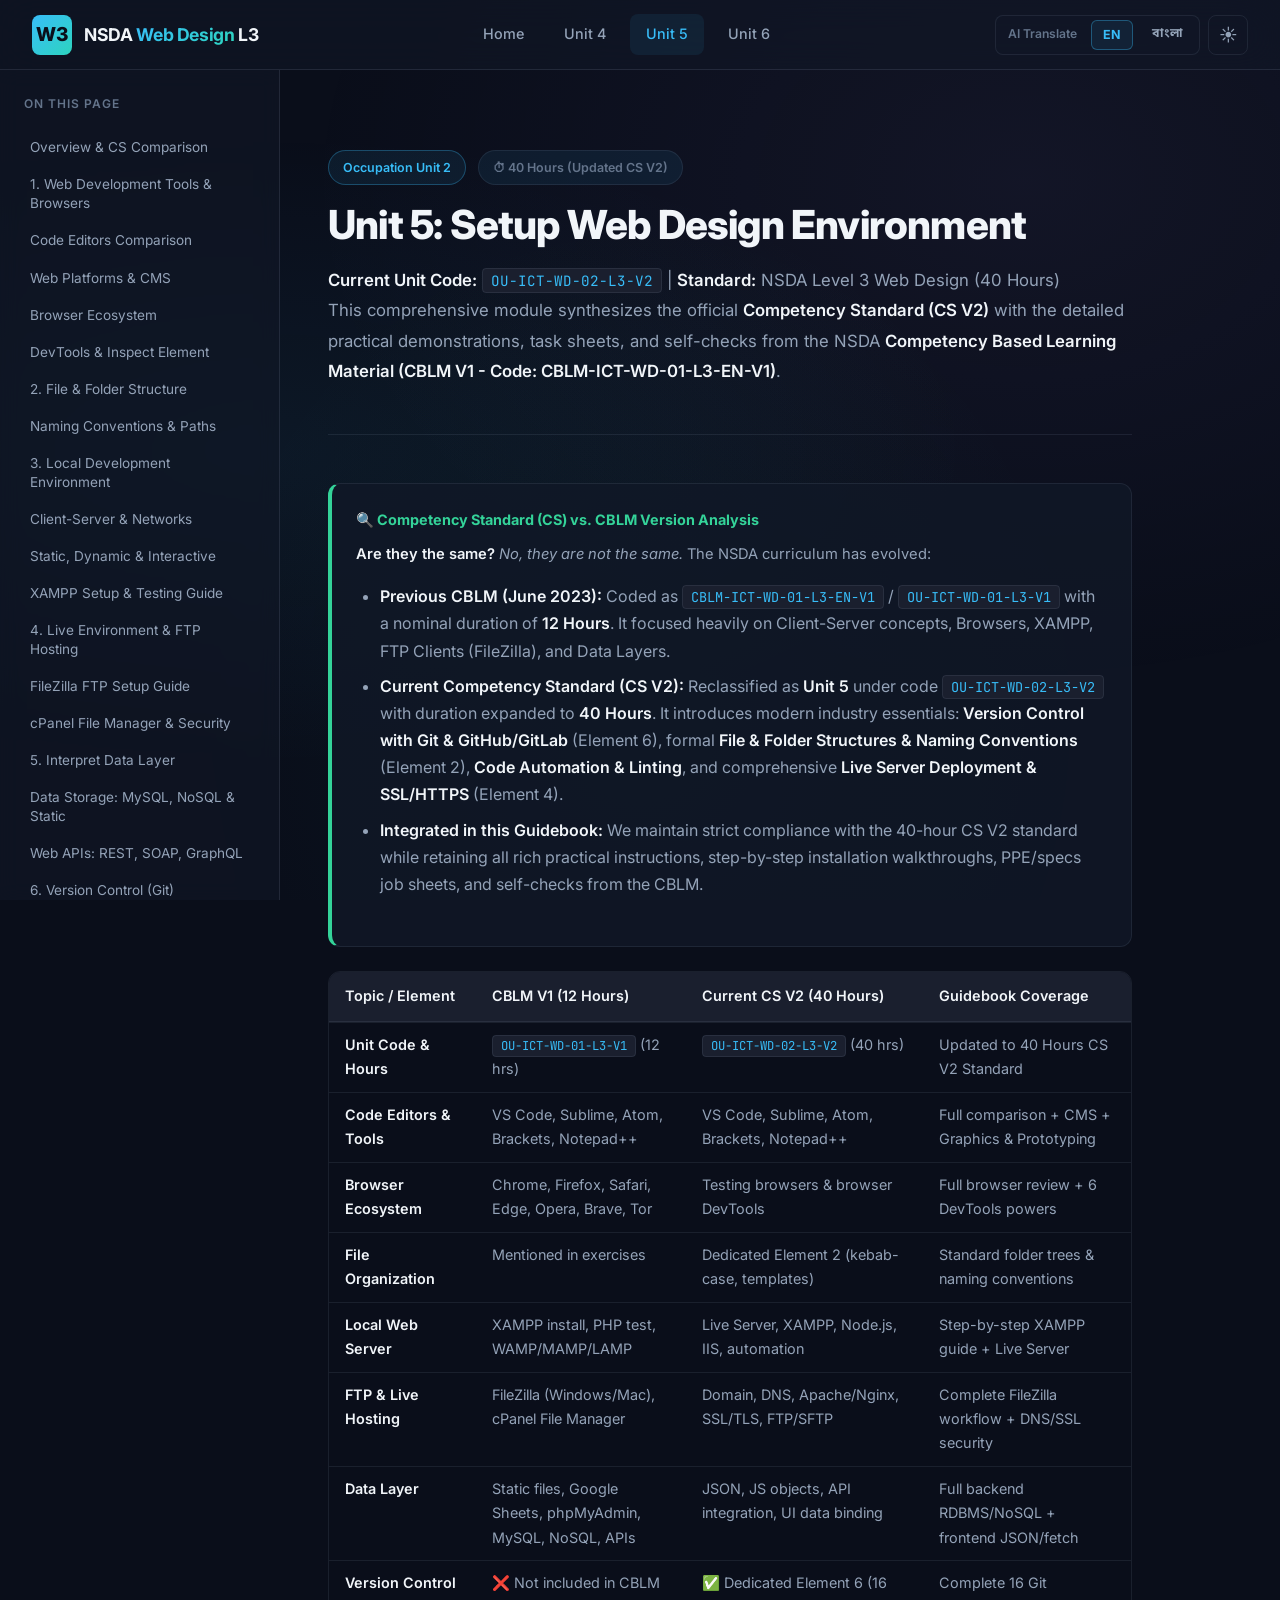
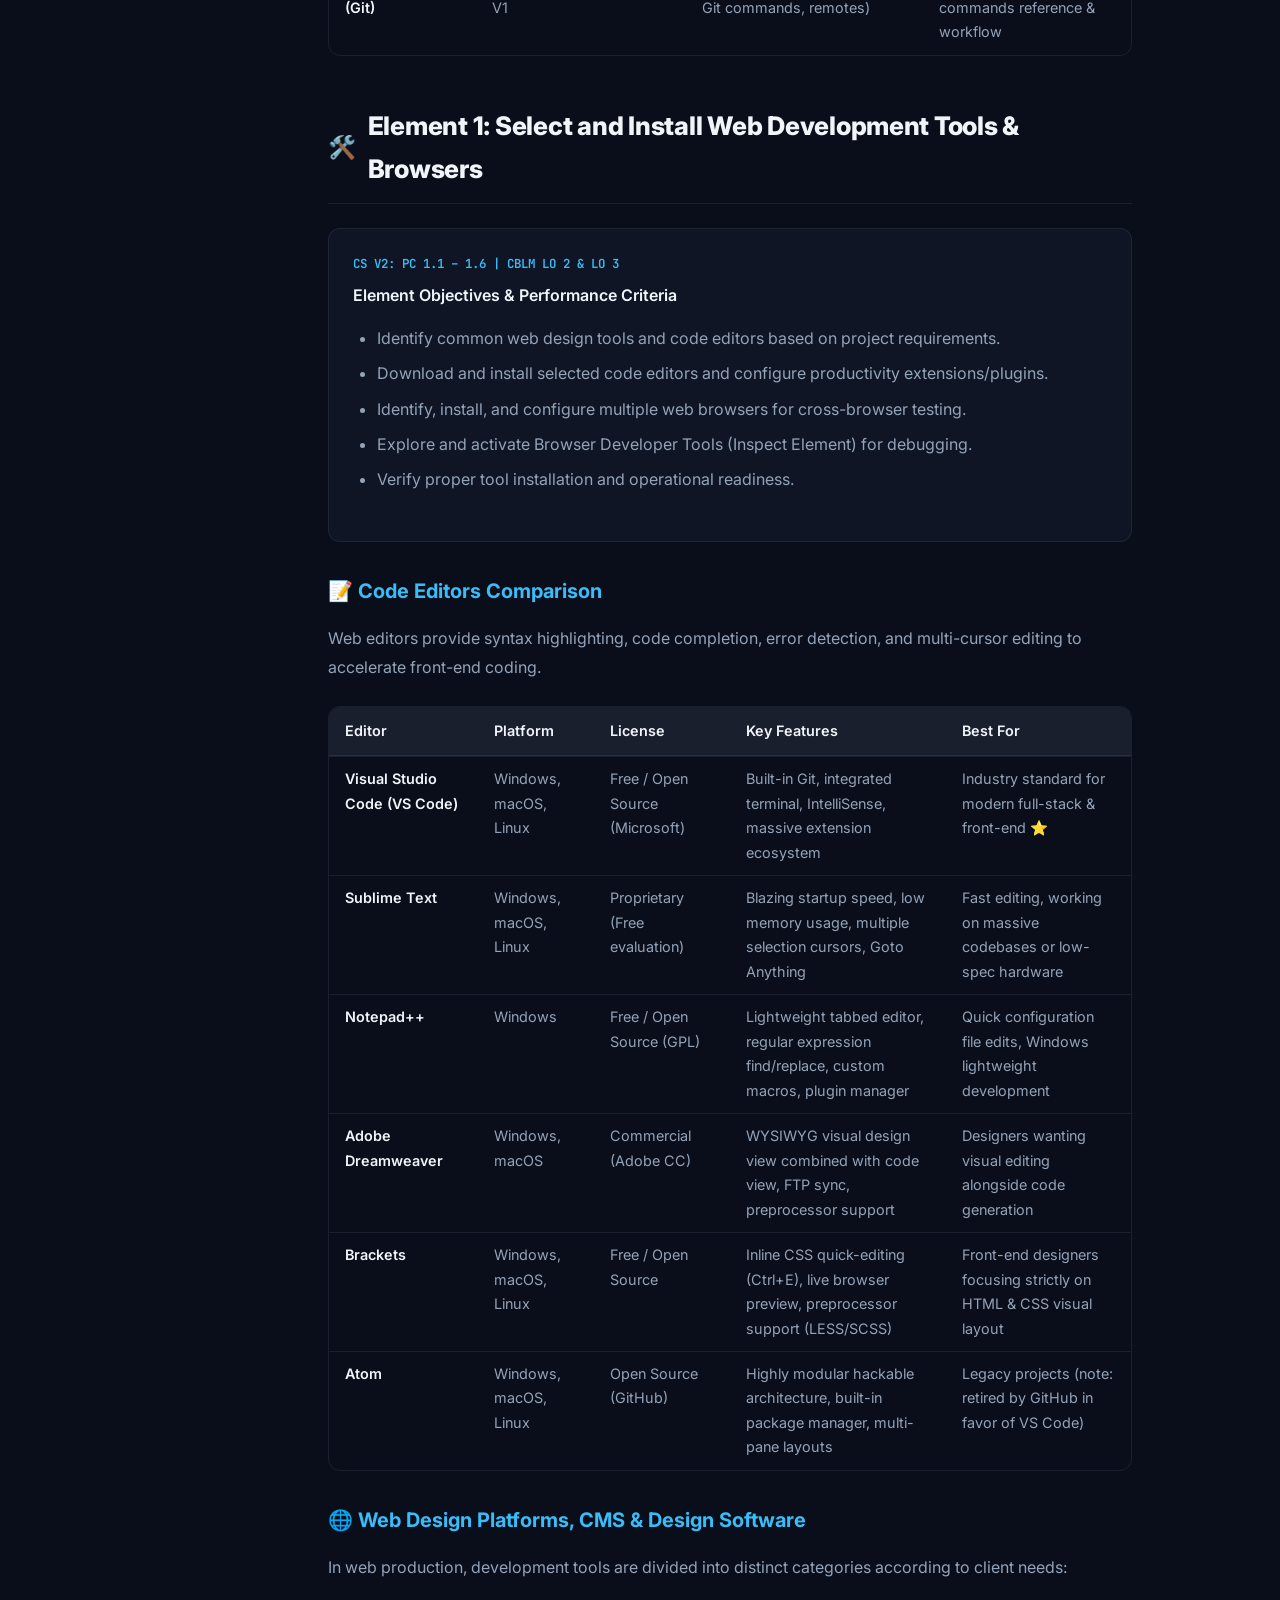
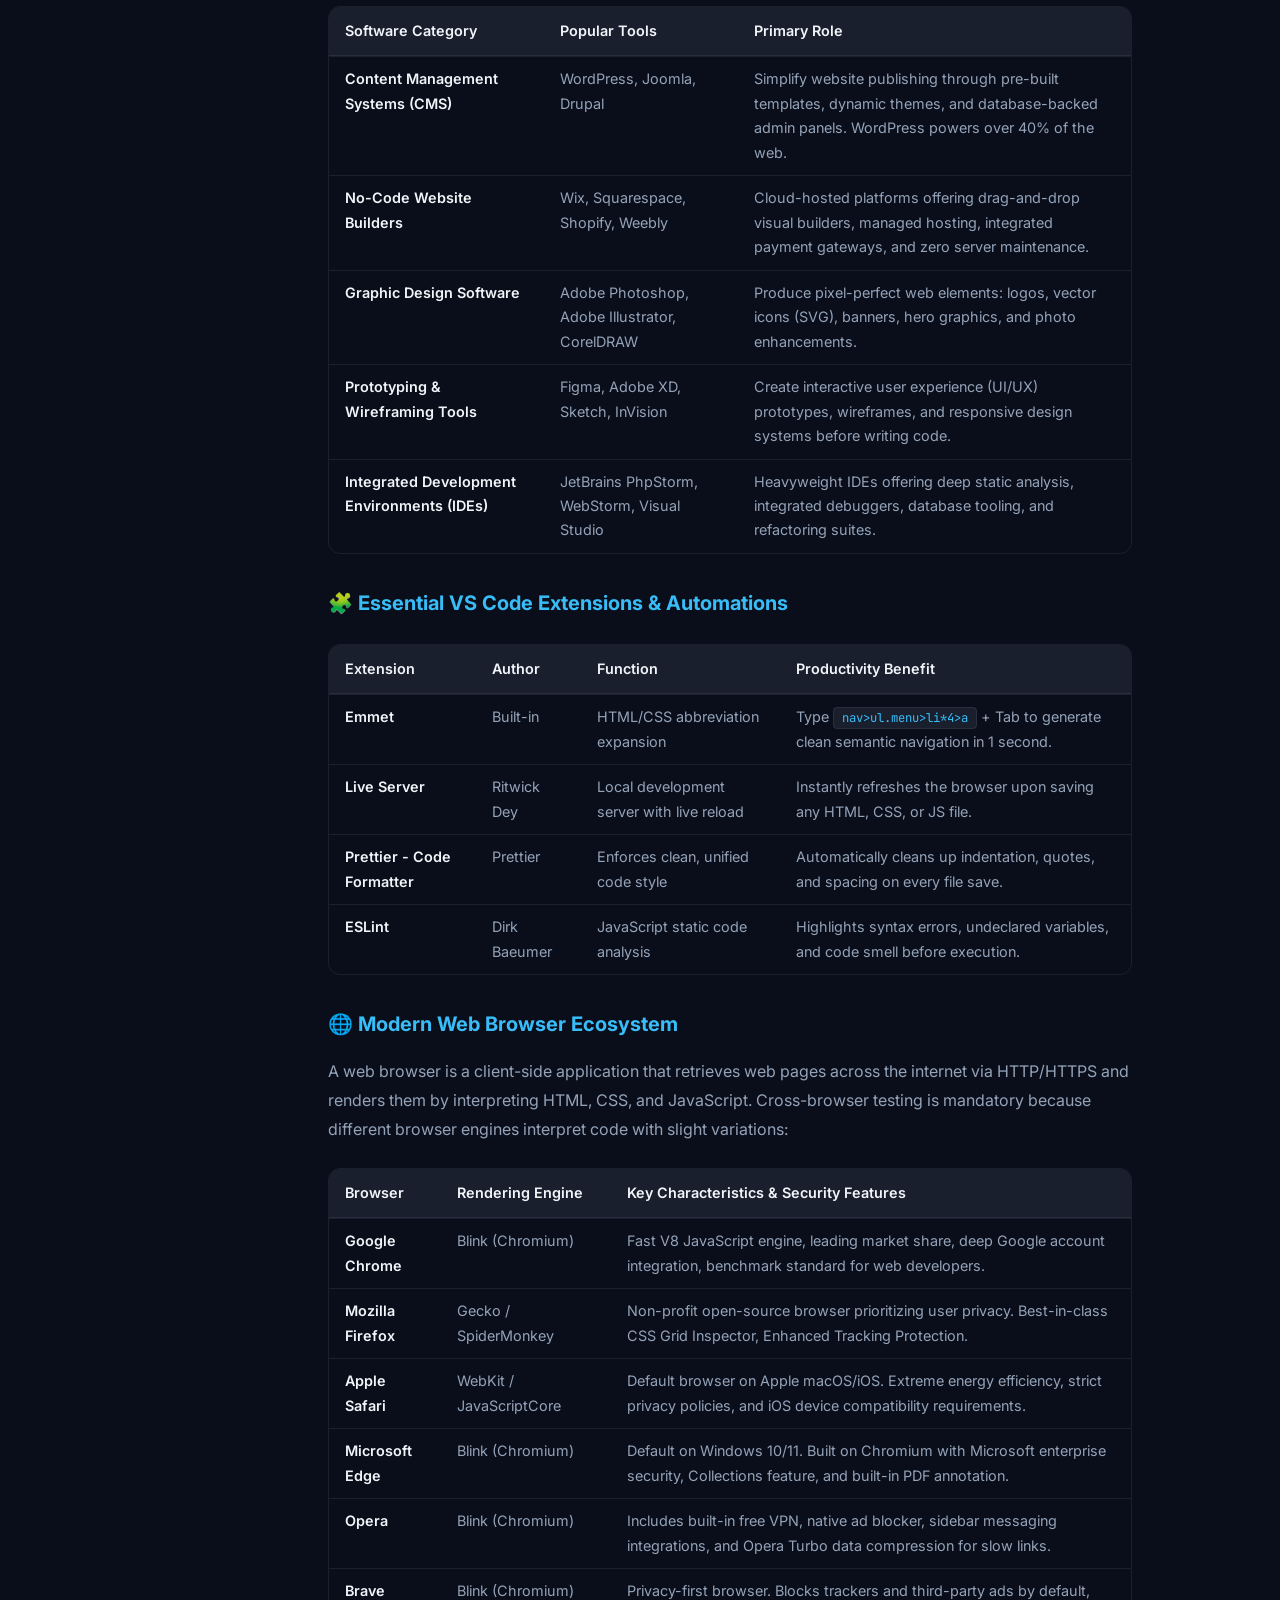
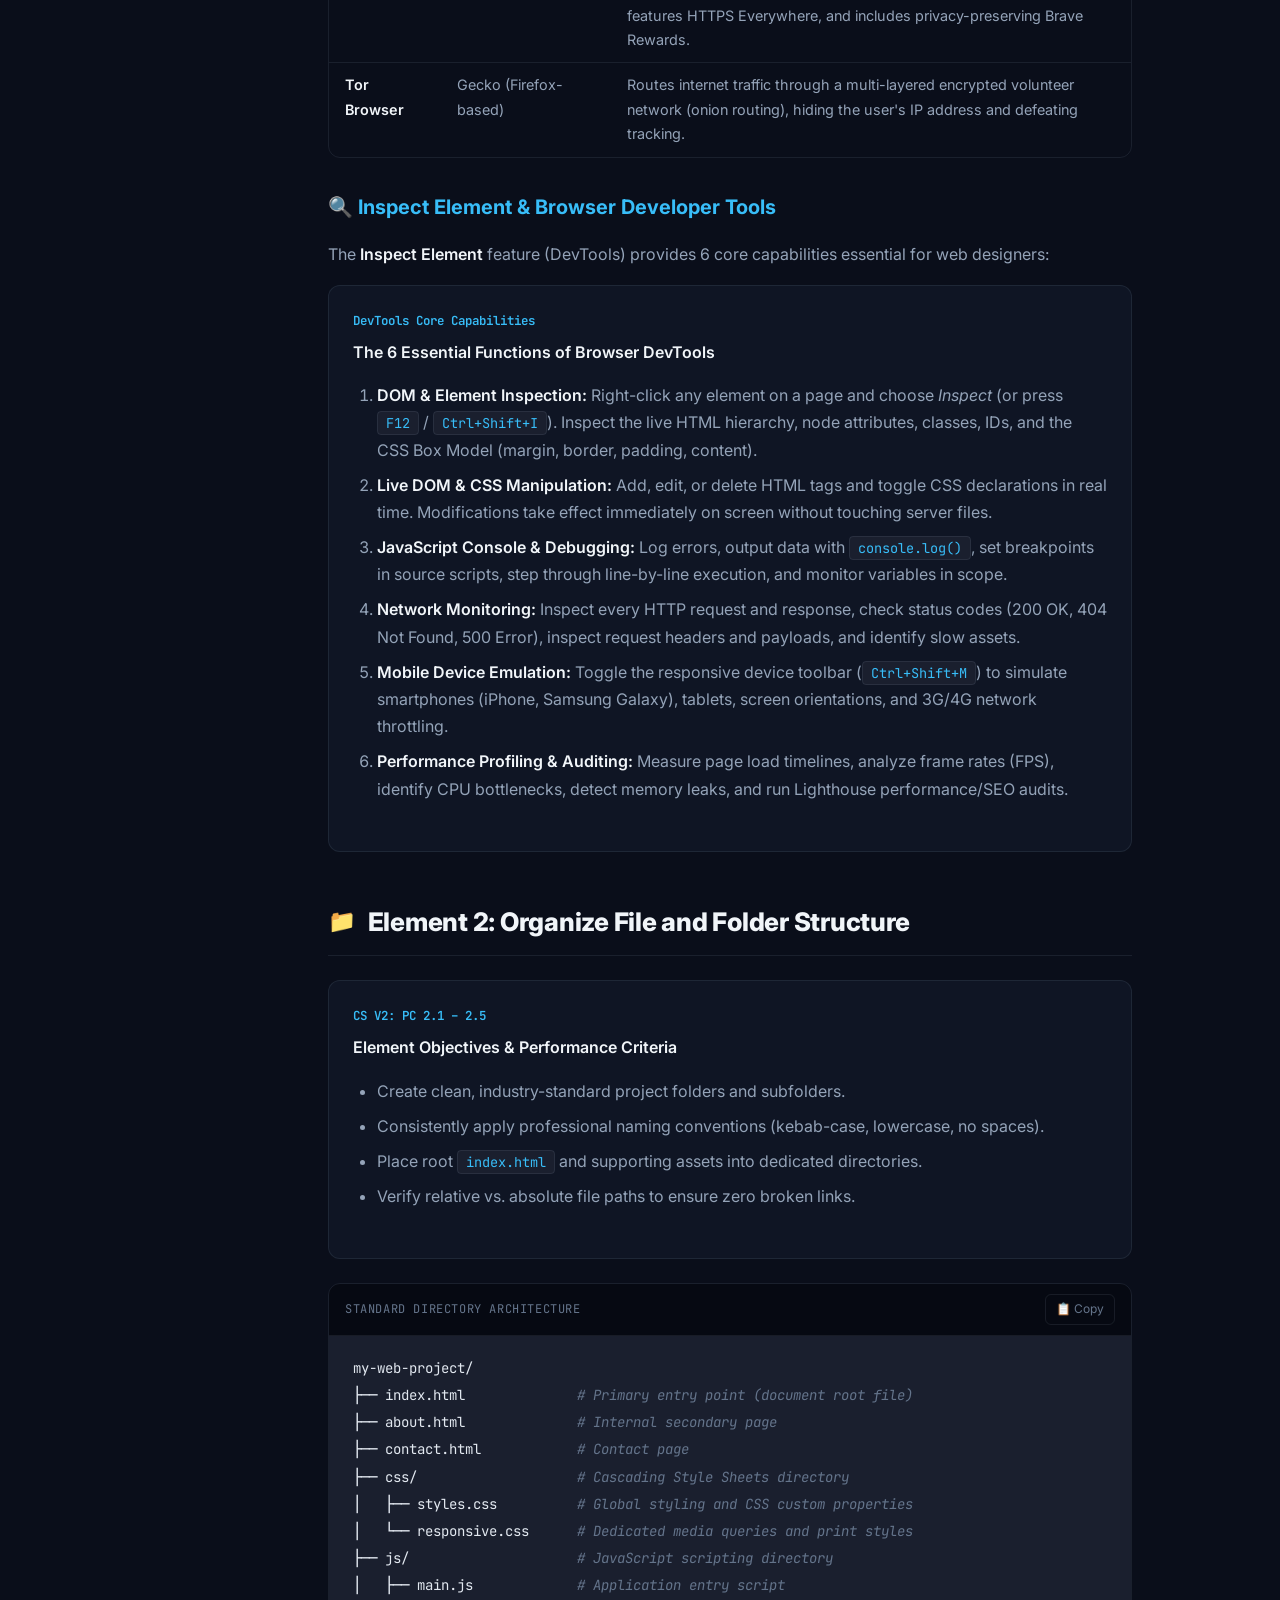
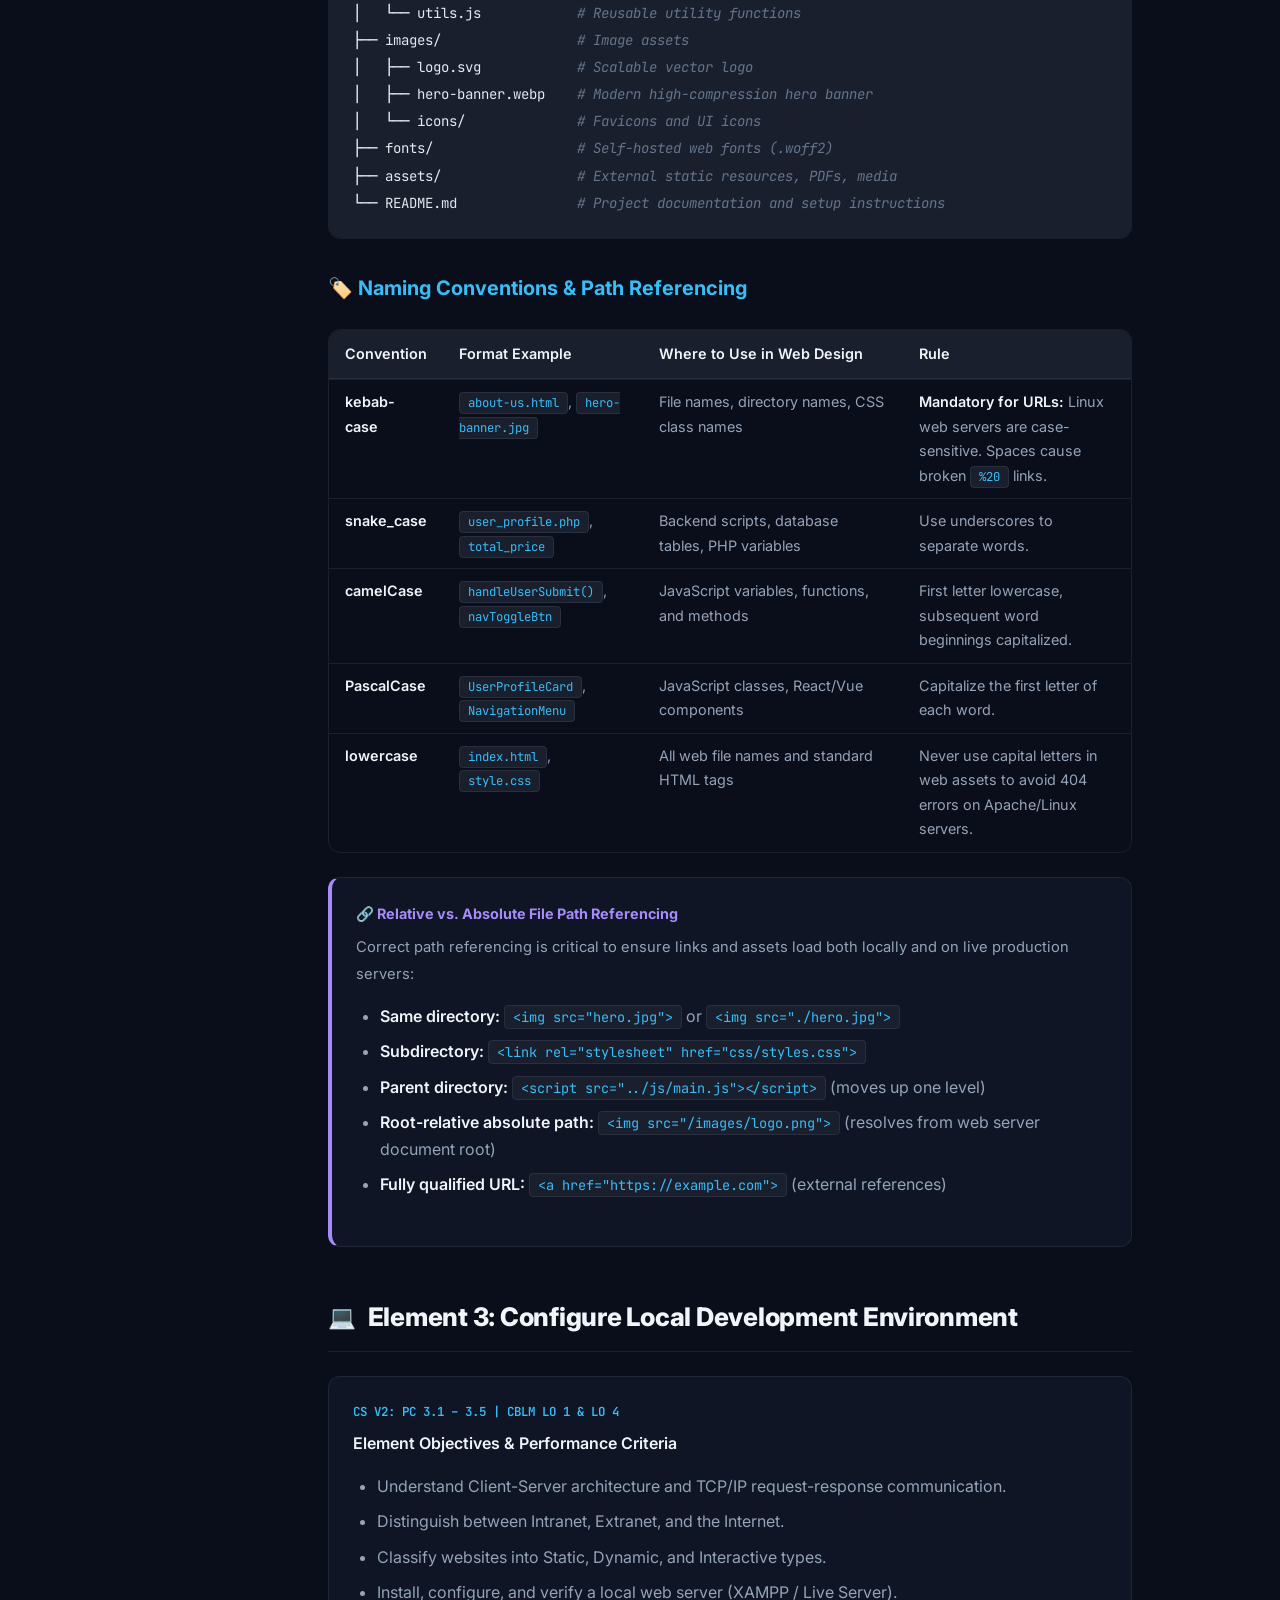
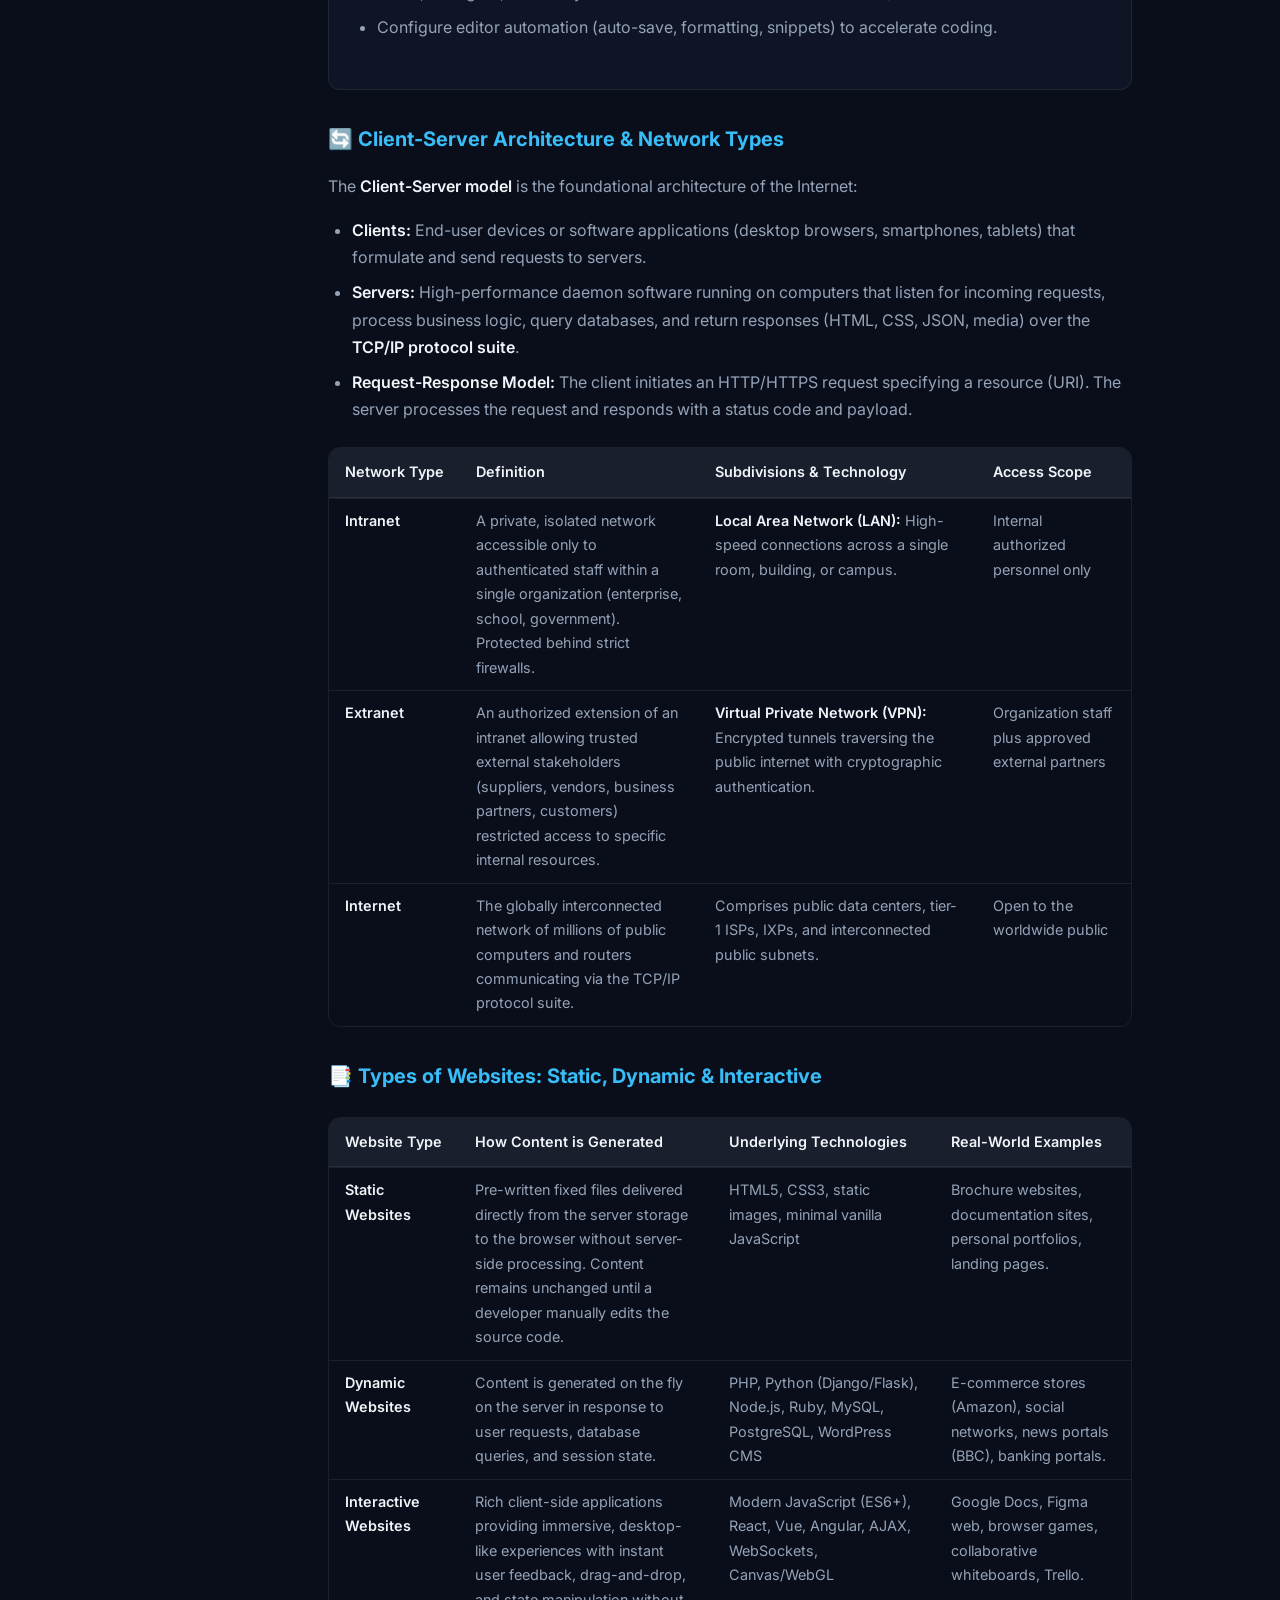
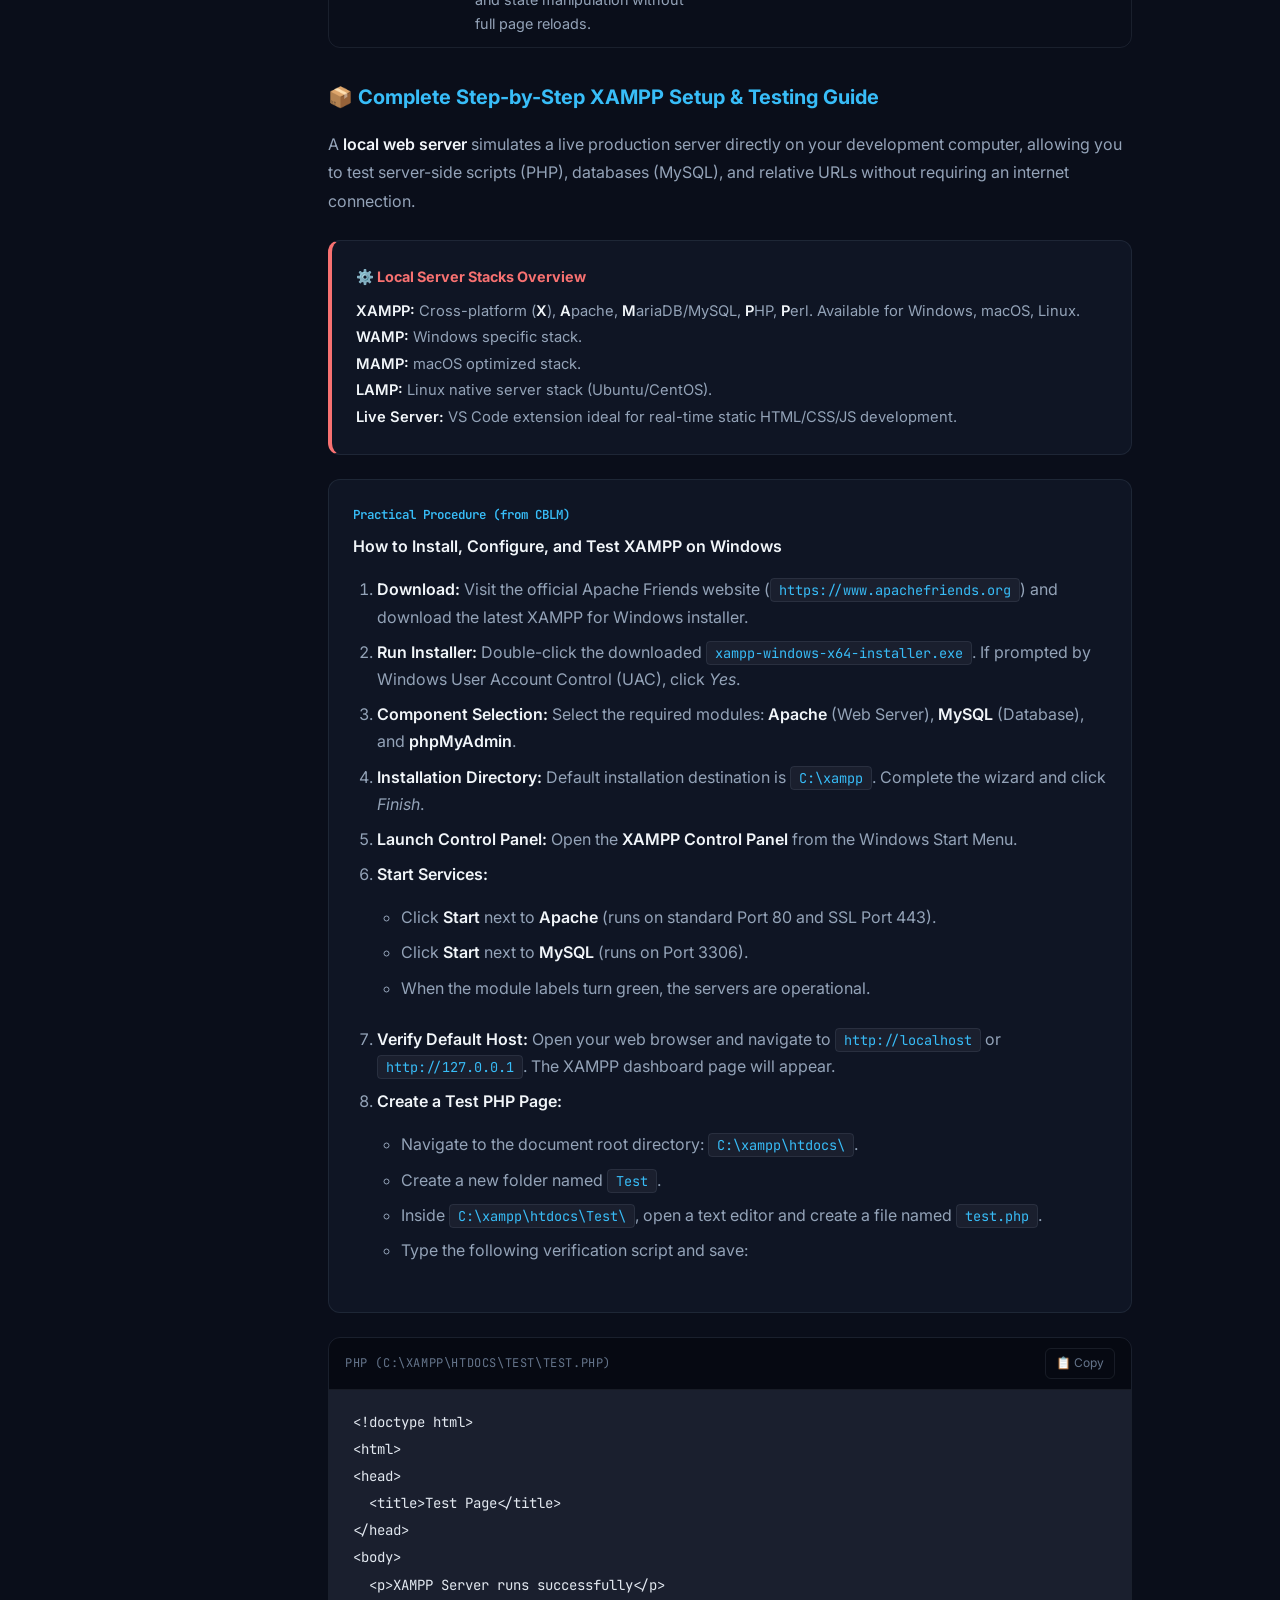
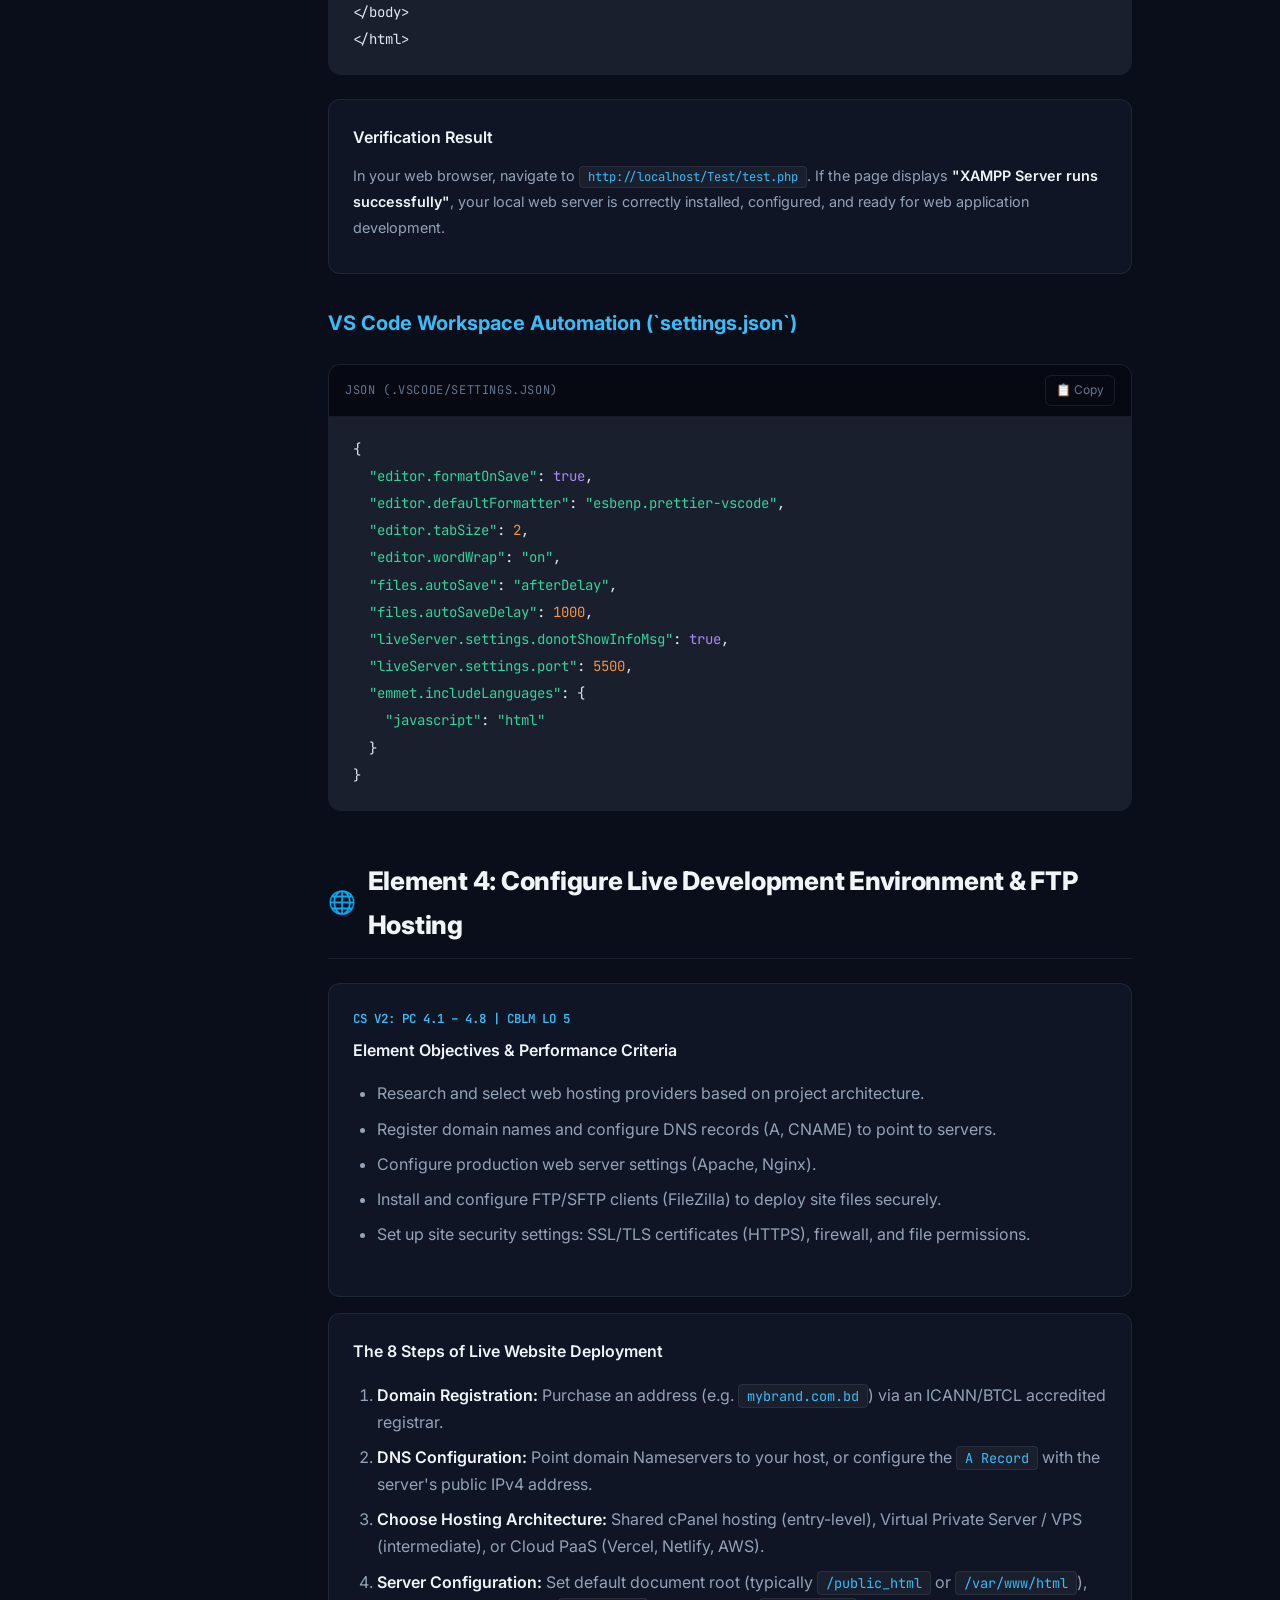
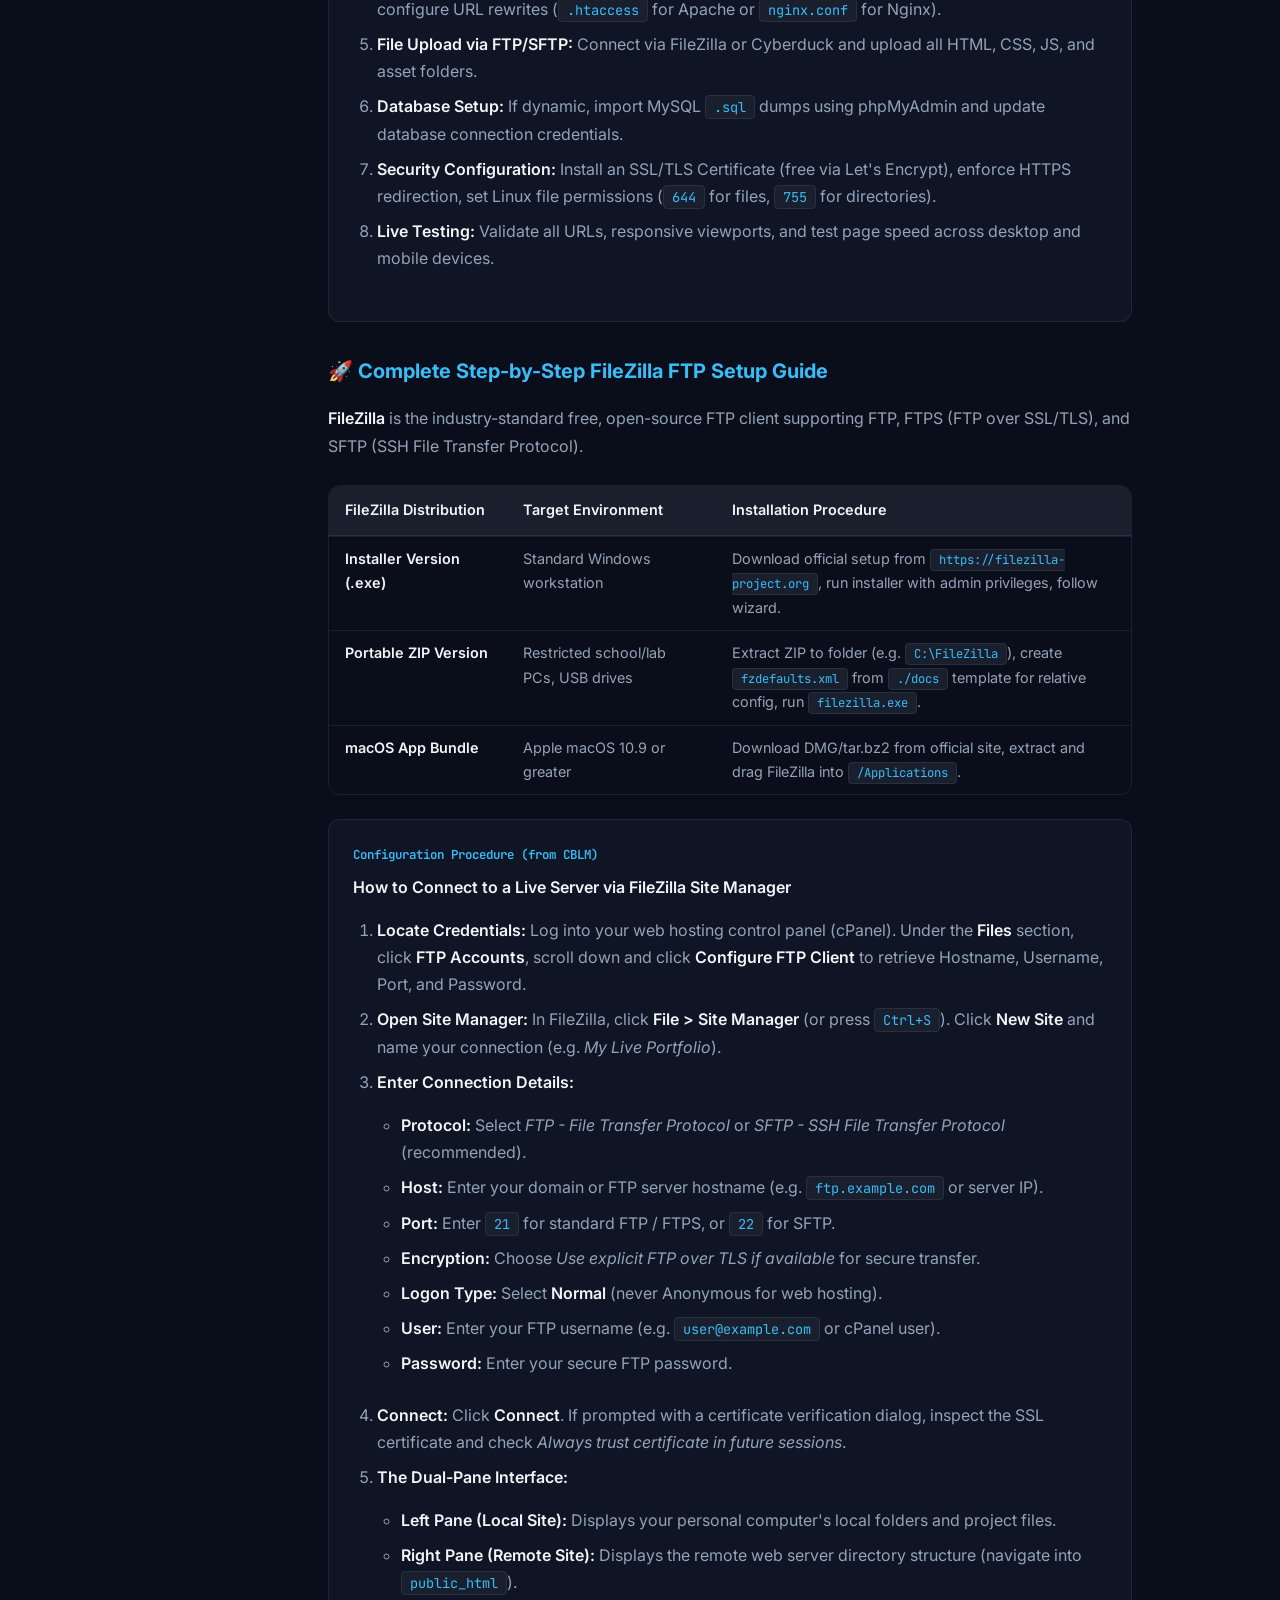
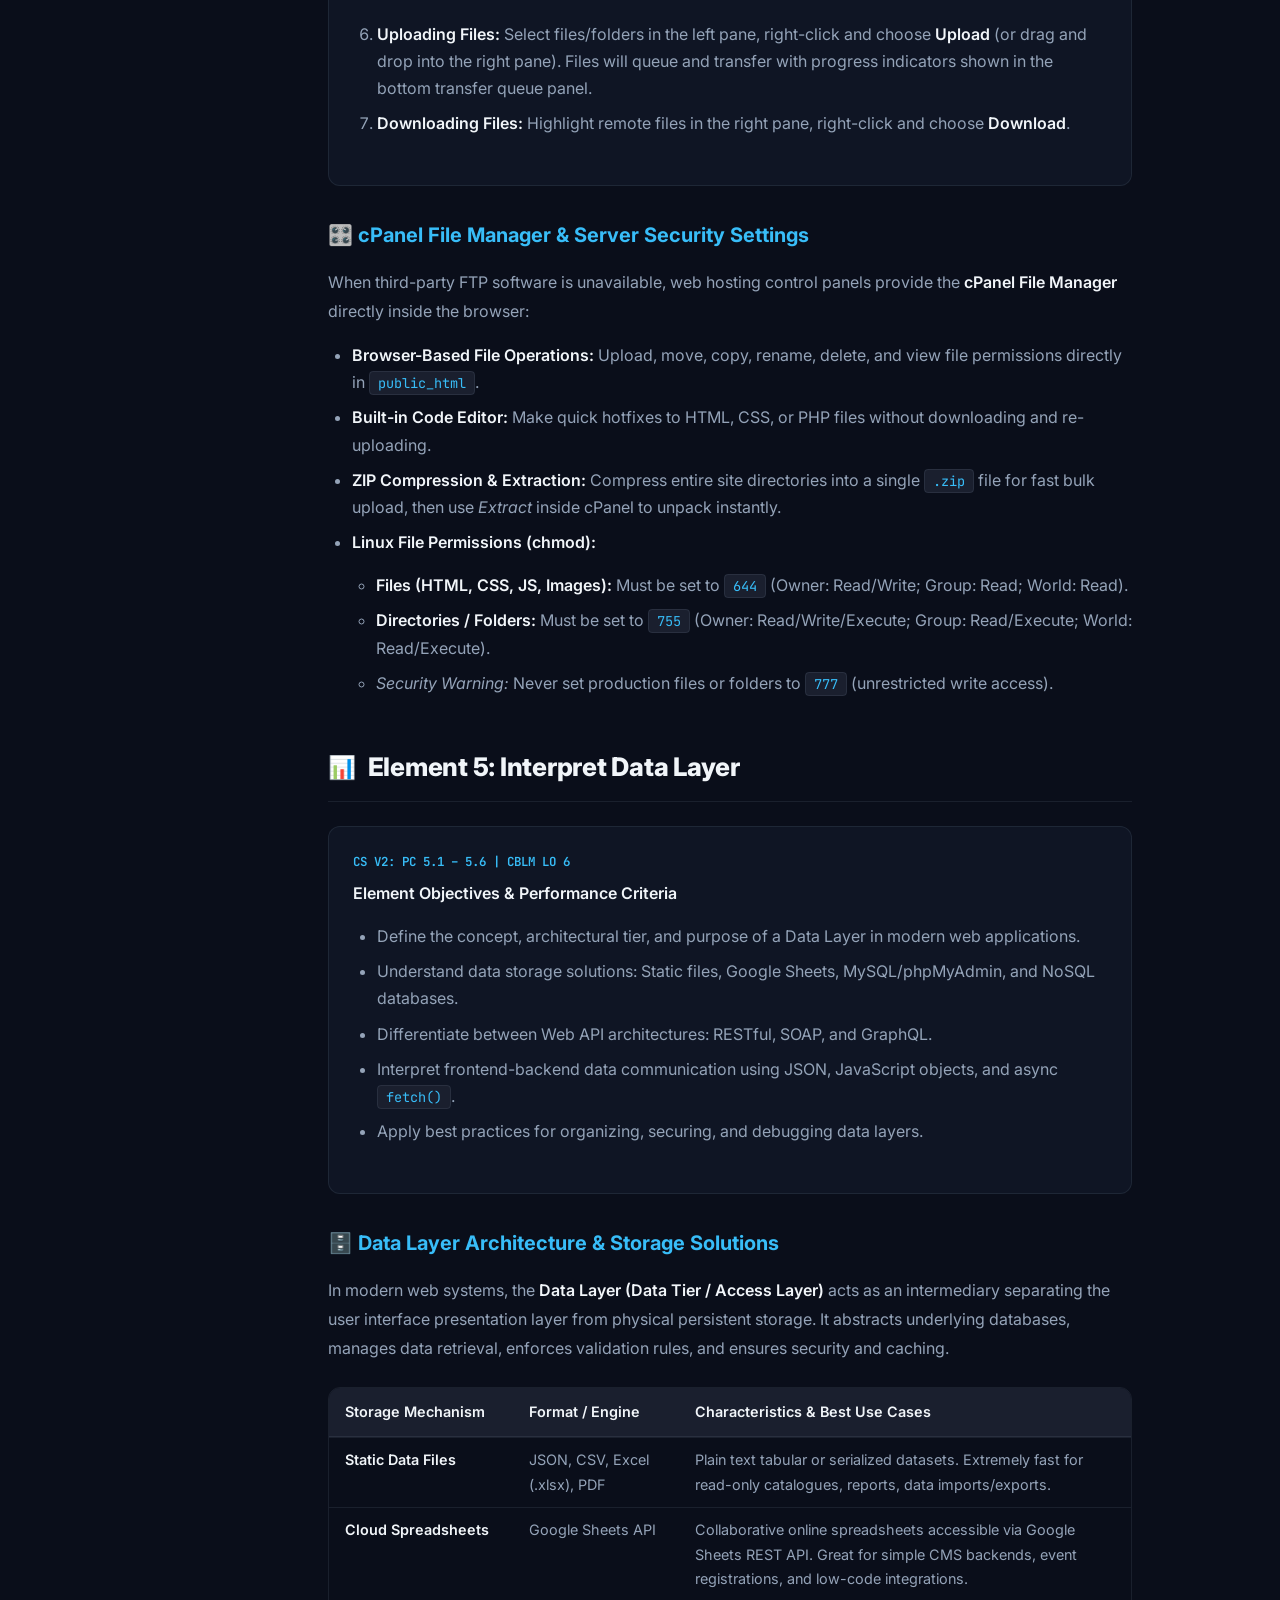
<file: unit5-environment.html>
<!DOCTYPE html>
<html lang="en" data-theme="dark">
<head>
  <meta charset="UTF-8">
  <meta name="viewport" content="width=device-width, initial-scale=1.0">
  <meta name="description" content="Unit 5: Setup Web Design Environment — OU-ICT-WD-02-L3-V2. Complete NSDA Level 3 guide covering code editors, browser DevTools, file structure, XAMPP local servers, live FTP hosting, data layers, and Git version control.">
  <title>Unit 5: Setup Web Design Environment — NSDA Web Design L3</title>
  <link rel="stylesheet" href="styles.css">
</head>
<body>
<div id="scroll-progress"></div>
<header class="header">
  <a href="index.html" class="header-logo"><div class="header-logo-icon">W3</div><div class="header-logo-text">NSDA <span>Web Design</span> L3</div></a>
  <nav class="header-nav">
    <a href="index.html">Home</a><a href="unit4-visual-design.html">Unit 4</a><a href="unit5-environment.html" class="active">Unit 5</a><a href="unit6-html.html">Unit 6</a>
  </nav>
  <div style="display:flex;align-items:center;gap:8px;">
    <button class="theme-toggle" id="theme-toggle" aria-label="Toggle theme">🌙</button>
    <button class="hamburger" id="hamburger" aria-label="Menu"><span></span><span></span><span></span></button>
  </div>
</header>
<nav class="mobile-nav" id="mobile-nav">
  <a href="index.html">Home</a><a href="unit1-negotiation.html">Unit 1</a><a href="unit2-osh.html">Unit 2</a><a href="unit3-documents.html">Unit 3</a><a href="unit4-visual-design.html">Unit 4</a><a href="unit5-environment.html">Unit 5</a><a href="unit6-html.html">Unit 6</a><a href="unit7-css.html">Unit 7</a><a href="unit8-design-to-web.html">Unit 8</a><a href="unit9-javascript.html">Unit 9</a>
</nav>

<div class="page-layout">
  <aside class="sidebar" id="sidebar">
    <div class="sidebar-title">On This Page</div>
    <nav class="sidebar-nav">
      <a href="#overview">Overview & CS Comparison</a>
      <a href="#element1">1. Web Development Tools & Browsers</a>
      <a href="#editors">Code Editors Comparison</a>
      <a href="#platforms-cms">Web Platforms & CMS</a>
      <a href="#browsers">Browser Ecosystem</a>
      <a href="#devtools">DevTools & Inspect Element</a>
      <a href="#element2">2. File & Folder Structure</a>
      <a href="#naming-conventions">Naming Conventions & Paths</a>
      <a href="#element3">3. Local Development Environment</a>
      <a href="#client-server">Client-Server & Networks</a>
      <a href="#website-types">Static, Dynamic & Interactive</a>
      <a href="#xampp-setup">XAMPP Setup & Testing Guide</a>
      <a href="#element4">4. Live Environment & FTP Hosting</a>
      <a href="#filezilla-guide">FileZilla FTP Setup Guide</a>
      <a href="#cpanel-guide">cPanel File Manager & Security</a>
      <a href="#element5">5. Interpret Data Layer</a>
      <a href="#data-storage">Data Storage: MySQL, NoSQL & Static</a>
      <a href="#web-apis">Web APIs: REST, SOAP, GraphQL</a>
      <a href="#element6">6. Version Control (Git)</a>
      <a href="#git-commands">16 Essential Git Commands</a>
      <a href="#cblm-tasks">Practical Task & Job Sheets</a>
      <a href="#exam-prep">Exam Question Bank & MCQs</a>
      <a href="#self-checks">CBLM Self-Checks & Answer Keys</a>
      <a href="#evidence">Evidence Guide</a>
    </nav>
  </aside>

  <div class="page-content">
    <div class="content">

      <div class="unit-header">
        <div class="unit-header-meta">
          <span class="unit-badge badge-occupation">Occupation Unit 2</span>
          <span class="unit-badge badge-hours">⏱ 40 Hours (Updated CS V2)</span>
        </div>
        <h1>Unit 5: Setup Web Design Environment</h1>
        <p class="unit-header-desc">
          <strong>Current Unit Code:</strong> <code>OU-ICT-WD-02-L3-V2</code> | <strong>Standard:</strong> NSDA Level 3 Web Design (40 Hours)<br>
          This comprehensive module synthesizes the official <strong>Competency Standard (CS V2)</strong> with the detailed practical demonstrations, task sheets, and self-checks from the NSDA <strong>Competency Based Learning Material (CBLM V1 - Code: CBLM-ICT-WD-01-L3-EN-V1)</strong>.
        </p>
      </div>

      <!-- CS Comparison Notice -->
      <div class="info-box tip" id="overview">
        <div class="info-box-title">🔍 Competency Standard (CS) vs. CBLM Version Analysis</div>
        <p><strong>Are they the same?</strong> <em>No, they are not the same.</em> The NSDA curriculum has evolved:</p>
        <ul>
          <li><strong>Previous CBLM (June 2023):</strong> Coded as <code>CBLM-ICT-WD-01-L3-EN-V1</code> / <code>OU-ICT-WD-01-L3-V1</code> with a nominal duration of <strong>12 Hours</strong>. It focused heavily on Client-Server concepts, Browsers, XAMPP, FTP Clients (FileZilla), and Data Layers.</li>
          <li><strong>Current Competency Standard (CS V2):</strong> Reclassified as <strong>Unit 5</strong> under code <code>OU-ICT-WD-02-L3-V2</code> with duration expanded to <strong>40 Hours</strong>. It introduces modern industry essentials: <strong>Version Control with Git & GitHub/GitLab</strong> (Element 6), formal <strong>File & Folder Structures & Naming Conventions</strong> (Element 2), <strong>Code Automation & Linting</strong>, and comprehensive <strong>Live Server Deployment & SSL/HTTPS</strong> (Element 4).</li>
          <li><strong>Integrated in this Guidebook:</strong> We maintain strict compliance with the 40-hour CS V2 standard while retaining all rich practical instructions, step-by-step installation walkthroughs, PPE/specs job sheets, and self-checks from the CBLM.</li>
        </ul>
      </div>

      <!-- Comparison Matrix -->
      <div class="table-wrapper">
        <table>
          <thead>
            <tr>
              <th>Topic / Element</th>
              <th>CBLM V1 (12 Hours)</th>
              <th>Current CS V2 (40 Hours)</th>
              <th>Guidebook Coverage</th>
            </tr>
          </thead>
          <tbody>
            <tr>
              <td><strong>Unit Code & Hours</strong></td>
              <td><code>OU-ICT-WD-01-L3-V1</code> (12 hrs)</td>
              <td><code>OU-ICT-WD-02-L3-V2</code> (40 hrs)</td>
              <td>Updated to 40 Hours CS V2 Standard</td>
            </tr>
            <tr>
              <td><strong>Code Editors & Tools</strong></td>
              <td>VS Code, Sublime, Atom, Brackets, Notepad++</td>
              <td>VS Code, Sublime, Atom, Brackets, Notepad++</td>
              <td>Full comparison + CMS + Graphics & Prototyping</td>
            </tr>
            <tr>
              <td><strong>Browser Ecosystem</strong></td>
              <td>Chrome, Firefox, Safari, Edge, Opera, Brave, Tor</td>
              <td>Testing browsers & browser DevTools</td>
              <td>Full browser review + 6 DevTools powers</td>
            </tr>
            <tr>
              <td><strong>File Organization</strong></td>
              <td>Mentioned in exercises</td>
              <td>Dedicated Element 2 (kebab-case, templates)</td>
              <td>Standard folder trees & naming conventions</td>
            </tr>
            <tr>
              <td><strong>Local Web Server</strong></td>
              <td>XAMPP install, PHP test, WAMP/MAMP/LAMP</td>
              <td>Live Server, XAMPP, Node.js, IIS, automation</td>
              <td>Step-by-step XAMPP guide + Live Server</td>
            </tr>
            <tr>
              <td><strong>FTP & Live Hosting</strong></td>
              <td>FileZilla (Windows/Mac), cPanel File Manager</td>
              <td>Domain, DNS, Apache/Nginx, SSL/TLS, FTP/SFTP</td>
              <td>Complete FileZilla workflow + DNS/SSL security</td>
            </tr>
            <tr>
              <td><strong>Data Layer</strong></td>
              <td>Static files, Google Sheets, phpMyAdmin, MySQL, NoSQL, APIs</td>
              <td>JSON, JS objects, API integration, UI data binding</td>
              <td>Full backend RDBMS/NoSQL + frontend JSON/fetch</td>
            </tr>
            <tr>
              <td><strong>Version Control (Git)</strong></td>
              <td>❌ Not included in CBLM V1</td>
              <td>✅ Dedicated Element 6 (16 Git commands, remotes)</td>
              <td>Complete 16 Git commands reference & workflow</td>
            </tr>
          </tbody>
        </table>
      </div>

      <!-- ===================================================================
           ELEMENT 1: Select and Install Web Development Tools & Browsers
           =================================================================== -->
      <h2 id="element1"><span class="icon">🛠️</span> Element 1: Select and Install Web Development Tools & Browsers</h2>

      <div class="pc-card">
        <div class="pc-card-id">CS V2: PC 1.1 – 1.6 | CBLM LO 2 & LO 3</div>
        <h4>Element Objectives & Performance Criteria</h4>
        <ul>
          <li>Identify common web design tools and code editors based on project requirements.</li>
          <li>Download and install selected code editors and configure productivity extensions/plugins.</li>
          <li>Identify, install, and configure multiple web browsers for cross-browser testing.</li>
          <li>Explore and activate Browser Developer Tools (Inspect Element) for debugging.</li>
          <li>Verify proper tool installation and operational readiness.</li>
        </ul>
      </div>

      <h3 id="editors"><span class="icon">📝</span> Code Editors Comparison</h3>
      <p>Web editors provide syntax highlighting, code completion, error detection, and multi-cursor editing to accelerate front-end coding.</p>
      
      <div class="table-wrapper">
        <table>
          <thead>
            <tr>
              <th>Editor</th>
              <th>Platform</th>
              <th>License</th>
              <th>Key Features</th>
              <th>Best For</th>
            </tr>
          </thead>
          <tbody>
            <tr>
              <td><strong>Visual Studio Code (VS Code)</strong></td>
              <td>Windows, macOS, Linux</td>
              <td>Free / Open Source (Microsoft)</td>
              <td>Built-in Git, integrated terminal, IntelliSense, massive extension ecosystem</td>
              <td>Industry standard for modern full-stack & front-end ⭐</td>
            </tr>
            <tr>
              <td><strong>Sublime Text</strong></td>
              <td>Windows, macOS, Linux</td>
              <td>Proprietary (Free evaluation)</td>
              <td>Blazing startup speed, low memory usage, multiple selection cursors, Goto Anything</td>
              <td>Fast editing, working on massive codebases or low-spec hardware</td>
            </tr>
            <tr>
              <td><strong>Notepad++</strong></td>
              <td>Windows</td>
              <td>Free / Open Source (GPL)</td>
              <td>Lightweight tabbed editor, regular expression find/replace, custom macros, plugin manager</td>
              <td>Quick configuration file edits, Windows lightweight development</td>
            </tr>
            <tr>
              <td><strong>Adobe Dreamweaver</strong></td>
              <td>Windows, macOS</td>
              <td>Commercial (Adobe CC)</td>
              <td>WYSIWYG visual design view combined with code view, FTP sync, preprocessor support</td>
              <td>Designers wanting visual editing alongside code generation</td>
            </tr>
            <tr>
              <td><strong>Brackets</strong></td>
              <td>Windows, macOS, Linux</td>
              <td>Free / Open Source</td>
              <td>Inline CSS quick-editing (Ctrl+E), live browser preview, preprocessor support (LESS/SCSS)</td>
              <td>Front-end designers focusing strictly on HTML & CSS visual layout</td>
            </tr>
            <tr>
              <td><strong>Atom</strong></td>
              <td>Windows, macOS, Linux</td>
              <td>Open Source (GitHub)</td>
              <td>Highly modular hackable architecture, built-in package manager, multi-pane layouts</td>
              <td>Legacy projects (note: retired by GitHub in favor of VS Code)</td>
            </tr>
          </tbody>
        </table>
      </div>

      <h3 id="platforms-cms"><span class="icon">🌐</span> Web Design Platforms, CMS & Design Software</h3>
      <p>In web production, development tools are divided into distinct categories according to client needs:</p>
      
      <div class="table-wrapper">
        <table>
          <thead>
            <tr>
              <th>Software Category</th>
              <th>Popular Tools</th>
              <th>Primary Role</th>
            </tr>
          </thead>
          <tbody>
            <tr>
              <td><strong>Content Management Systems (CMS)</strong></td>
              <td>WordPress, Joomla, Drupal</td>
              <td>Simplify website publishing through pre-built templates, dynamic themes, and database-backed admin panels. WordPress powers over 40% of the web.</td>
            </tr>
            <tr>
              <td><strong>No-Code Website Builders</strong></td>
              <td>Wix, Squarespace, Shopify, Weebly</td>
              <td>Cloud-hosted platforms offering drag-and-drop visual builders, managed hosting, integrated payment gateways, and zero server maintenance.</td>
            </tr>
            <tr>
              <td><strong>Graphic Design Software</strong></td>
              <td>Adobe Photoshop, Adobe Illustrator, CorelDRAW</td>
              <td>Produce pixel-perfect web elements: logos, vector icons (SVG), banners, hero graphics, and photo enhancements.</td>
            </tr>
            <tr>
              <td><strong>Prototyping & Wireframing Tools</strong></td>
              <td>Figma, Adobe XD, Sketch, InVision</td>
              <td>Create interactive user experience (UI/UX) prototypes, wireframes, and responsive design systems before writing code.</td>
            </tr>
            <tr>
              <td><strong>Integrated Development Environments (IDEs)</strong></td>
              <td>JetBrains PhpStorm, WebStorm, Visual Studio</td>
              <td>Heavyweight IDEs offering deep static analysis, integrated debuggers, database tooling, and refactoring suites.</td>
            </tr>
          </tbody>
        </table>
      </div>

      <h3 id="extensions"><span class="icon">🧩</span> Essential VS Code Extensions & Automations</h3>
      <div class="table-wrapper">
        <table>
          <thead>
            <tr>
              <th>Extension</th>
              <th>Author</th>
              <th>Function</th>
              <th>Productivity Benefit</th>
            </tr>
          </thead>
          <tbody>
            <tr>
              <td><strong>Emmet</strong></td>
              <td>Built-in</td>
              <td>HTML/CSS abbreviation expansion</td>
              <td>Type <code>nav>ul.menu>li*4>a</code> + Tab to generate clean semantic navigation in 1 second.</td>
            </tr>
            <tr>
              <td><strong>Live Server</strong></td>
              <td>Ritwick Dey</td>
              <td>Local development server with live reload</td>
              <td>Instantly refreshes the browser upon saving any HTML, CSS, or JS file.</td>
            </tr>
            <tr>
              <td><strong>Prettier - Code Formatter</strong></td>
              <td>Prettier</td>
              <td>Enforces clean, unified code style</td>
              <td>Automatically cleans up indentation, quotes, and spacing on every file save.</td>
            </tr>
            <tr>
              <td><strong>ESLint</strong></td>
              <td>Dirk Baeumer</td>
              <td>JavaScript static code analysis</td>
              <td>Highlights syntax errors, undeclared variables, and code smell before execution.</td>
            </tr>
          </tbody>
        </table>
      </div>

      <h3 id="browsers"><span class="icon">🌐</span> Modern Web Browser Ecosystem</h3>
      <p>A web browser is a client-side application that retrieves web pages across the internet via HTTP/HTTPS and renders them by interpreting HTML, CSS, and JavaScript. Cross-browser testing is mandatory because different browser engines interpret code with slight variations:</p>
      
      <div class="table-wrapper">
        <table>
          <thead>
            <tr>
              <th>Browser</th>
              <th>Rendering Engine</th>
              <th>Key Characteristics & Security Features</th>
            </tr>
          </thead>
          <tbody>
            <tr>
              <td><strong>Google Chrome</strong></td>
              <td>Blink (Chromium)</td>
              <td>Fast V8 JavaScript engine, leading market share, deep Google account integration, benchmark standard for web developers.</td>
            </tr>
            <tr>
              <td><strong>Mozilla Firefox</strong></td>
              <td>Gecko / SpiderMonkey</td>
              <td>Non-profit open-source browser prioritizing user privacy. Best-in-class CSS Grid Inspector, Enhanced Tracking Protection.</td>
            </tr>
            <tr>
              <td><strong>Apple Safari</strong></td>
              <td>WebKit / JavaScriptCore</td>
              <td>Default browser on Apple macOS/iOS. Extreme energy efficiency, strict privacy policies, and iOS device compatibility requirements.</td>
            </tr>
            <tr>
              <td><strong>Microsoft Edge</strong></td>
              <td>Blink (Chromium)</td>
              <td>Default on Windows 10/11. Built on Chromium with Microsoft enterprise security, Collections feature, and built-in PDF annotation.</td>
            </tr>
            <tr>
              <td><strong>Opera</strong></td>
              <td>Blink (Chromium)</td>
              <td>Includes built-in free VPN, native ad blocker, sidebar messaging integrations, and Opera Turbo data compression for slow links.</td>
            </tr>
            <tr>
              <td><strong>Brave</strong></td>
              <td>Blink (Chromium)</td>
              <td>Privacy-first browser. Blocks trackers and third-party ads by default, features HTTPS Everywhere, and includes privacy-preserving Brave Rewards.</td>
            </tr>
            <tr>
              <td><strong>Tor Browser</strong></td>
              <td>Gecko (Firefox-based)</td>
              <td>Routes internet traffic through a multi-layered encrypted volunteer network (onion routing), hiding the user's IP address and defeating tracking.</td>
            </tr>
          </tbody>
        </table>
      </div>

      <h3 id="devtools"><span class="icon">🔍</span> Inspect Element & Browser Developer Tools</h3>
      <p>The <strong>Inspect Element</strong> feature (DevTools) provides 6 core capabilities essential for web designers:</p>

      <div class="pc-card">
        <div class="pc-card-id">DevTools Core Capabilities</div>
        <h4>The 6 Essential Functions of Browser DevTools</h4>
        <ol>
          <li><strong>DOM & Element Inspection:</strong> Right-click any element on a page and choose <em>Inspect</em> (or press <code>F12</code> / <code>Ctrl+Shift+I</code>). Inspect the live HTML hierarchy, node attributes, classes, IDs, and the CSS Box Model (margin, border, padding, content).</li>
          <li><strong>Live DOM & CSS Manipulation:</strong> Add, edit, or delete HTML tags and toggle CSS declarations in real time. Modifications take effect immediately on screen without touching server files.</li>
          <li><strong>JavaScript Console & Debugging:</strong> Log errors, output data with <code>console.log()</code>, set breakpoints in source scripts, step through line-by-line execution, and monitor variables in scope.</li>
          <li><strong>Network Monitoring:</strong> Inspect every HTTP request and response, check status codes (200 OK, 404 Not Found, 500 Error), inspect request headers and payloads, and identify slow assets.</li>
          <li><strong>Mobile Device Emulation:</strong> Toggle the responsive device toolbar (<code>Ctrl+Shift+M</code>) to simulate smartphones (iPhone, Samsung Galaxy), tablets, screen orientations, and 3G/4G network throttling.</li>
          <li><strong>Performance Profiling & Auditing:</strong> Measure page load timelines, analyze frame rates (FPS), identify CPU bottlenecks, detect memory leaks, and run Lighthouse performance/SEO audits.</li>
        </ol>
      </div>

      <!-- ===================================================================
           ELEMENT 2: Organize File and Folder Structure
           =================================================================== -->
      <h2 id="element2"><span class="icon">📁</span> Element 2: Organize File and Folder Structure</h2>

      <div class="pc-card">
        <div class="pc-card-id">CS V2: PC 2.1 – 2.5</div>
        <h4>Element Objectives & Performance Criteria</h4>
        <ul>
          <li>Create clean, industry-standard project folders and subfolders.</li>
          <li>Consistently apply professional naming conventions (kebab-case, lowercase, no spaces).</li>
          <li>Place root <code>index.html</code> and supporting assets into dedicated directories.</li>
          <li>Verify relative vs. absolute file paths to ensure zero broken links.</li>
        </ul>
      </div>

      <div class="code-block">
        <div class="code-block-header"><span class="code-block-lang">Standard Directory Architecture</span><button class="code-block-copy">📋 Copy</button></div>
        <pre><code>my-web-project/
├── index.html              <span class="comment"># Primary entry point (document root file)</span>
├── about.html              <span class="comment"># Internal secondary page</span>
├── contact.html            <span class="comment"># Contact page</span>
├── css/                    <span class="comment"># Cascading Style Sheets directory</span>
│   ├── styles.css          <span class="comment"># Global styling and CSS custom properties</span>
│   └── responsive.css      <span class="comment"># Dedicated media queries and print styles</span>
├── js/                     <span class="comment"># JavaScript scripting directory</span>
│   ├── main.js             <span class="comment"># Application entry script</span>
│   └── utils.js            <span class="comment"># Reusable utility functions</span>
├── images/                 <span class="comment"># Image assets</span>
│   ├── logo.svg            <span class="comment"># Scalable vector logo</span>
│   ├── hero-banner.webp    <span class="comment"># Modern high-compression hero banner</span>
│   └── icons/              <span class="comment"># Favicons and UI icons</span>
├── fonts/                  <span class="comment"># Self-hosted web fonts (.woff2)</span>
├── assets/                 <span class="comment"># External static resources, PDFs, media</span>
└── README.md               <span class="comment"># Project documentation and setup instructions</span></code></pre>
      </div>

      <h3 id="naming-conventions"><span class="icon">🏷️</span> Naming Conventions & Path Referencing</h3>
      <div class="table-wrapper">
        <table>
          <thead>
            <tr>
              <th>Convention</th>
              <th>Format Example</th>
              <th>Where to Use in Web Design</th>
              <th>Rule</th>
            </tr>
          </thead>
          <tbody>
            <tr>
              <td><strong>kebab-case</strong></td>
              <td><code>about-us.html</code>, <code>hero-banner.jpg</code></td>
              <td>File names, directory names, CSS class names</td>
              <td><strong>Mandatory for URLs:</strong> Linux web servers are case-sensitive. Spaces cause broken <code>%20</code> links.</td>
            </tr>
            <tr>
              <td><strong>snake_case</strong></td>
              <td><code>user_profile.php</code>, <code>total_price</code></td>
              <td>Backend scripts, database tables, PHP variables</td>
              <td>Use underscores to separate words.</td>
            </tr>
            <tr>
              <td><strong>camelCase</strong></td>
              <td><code>handleUserSubmit()</code>, <code>navToggleBtn</code></td>
              <td>JavaScript variables, functions, and methods</td>
              <td>First letter lowercase, subsequent word beginnings capitalized.</td>
            </tr>
            <tr>
              <td><strong>PascalCase</strong></td>
              <td><code>UserProfileCard</code>, <code>NavigationMenu</code></td>
              <td>JavaScript classes, React/Vue components</td>
              <td>Capitalize the first letter of each word.</td>
            </tr>
            <tr>
              <td><strong>lowercase</strong></td>
              <td><code>index.html</code>, <code>style.css</code></td>
              <td>All web file names and standard HTML tags</td>
              <td>Never use capital letters in web assets to avoid 404 errors on Apache/Linux servers.</td>
            </tr>
          </tbody>
        </table>
      </div>

      <div class="info-box example">
        <div class="info-box-title">🔗 Relative vs. Absolute File Path Referencing</div>
        <p>Correct path referencing is critical to ensure links and assets load both locally and on live production servers:</p>
        <ul>
          <li><strong>Same directory:</strong> <code>&lt;img src="hero.jpg"&gt;</code> or <code>&lt;img src="./hero.jpg"&gt;</code></li>
          <li><strong>Subdirectory:</strong> <code>&lt;link rel="stylesheet" href="css/styles.css"&gt;</code></li>
          <li><strong>Parent directory:</strong> <code>&lt;script src="../js/main.js"&gt;&lt;/script&gt;</code> (moves up one level)</li>
          <li><strong>Root-relative absolute path:</strong> <code>&lt;img src="/images/logo.png"&gt;</code> (resolves from web server document root)</li>
          <li><strong>Fully qualified URL:</strong> <code>&lt;a href="https://example.com"&gt;</code> (external references)</li>
        </ul>
      </div>

      <!-- ===================================================================
           ELEMENT 3: Configure Local Development Environment
           =================================================================== -->
      <h2 id="element3"><span class="icon">💻</span> Element 3: Configure Local Development Environment</h2>

      <div class="pc-card">
        <div class="pc-card-id">CS V2: PC 3.1 – 3.5 | CBLM LO 1 & LO 4</div>
        <h4>Element Objectives & Performance Criteria</h4>
        <ul>
          <li>Understand Client-Server architecture and TCP/IP request-response communication.</li>
          <li>Distinguish between Intranet, Extranet, and the Internet.</li>
          <li>Classify websites into Static, Dynamic, and Interactive types.</li>
          <li>Install, configure, and verify a local web server (XAMPP / Live Server).</li>
          <li>Configure editor automation (auto-save, formatting, snippets) to accelerate coding.</li>
        </ul>
      </div>

      <h3 id="client-server"><span class="icon">🔄</span> Client-Server Architecture & Network Types</h3>
      <p>The <strong>Client-Server model</strong> is the foundational architecture of the Internet:</p>
      <ul>
        <li><strong>Clients:</strong> End-user devices or software applications (desktop browsers, smartphones, tablets) that formulate and send requests to servers.</li>
        <li><strong>Servers:</strong> High-performance daemon software running on computers that listen for incoming requests, process business logic, query databases, and return responses (HTML, CSS, JSON, media) over the <strong>TCP/IP protocol suite</strong>.</li>
        <li><strong>Request-Response Model:</strong> The client initiates an HTTP/HTTPS request specifying a resource (URI). The server processes the request and responds with a status code and payload.</li>
      </ul>

      <div class="table-wrapper">
        <table>
          <thead>
            <tr>
              <th>Network Type</th>
              <th>Definition</th>
              <th>Subdivisions & Technology</th>
              <th>Access Scope</th>
            </tr>
          </thead>
          <tbody>
            <tr>
              <td><strong>Intranet</strong></td>
              <td>A private, isolated network accessible only to authenticated staff within a single organization (enterprise, school, government). Protected behind strict firewalls.</td>
              <td><strong>Local Area Network (LAN):</strong> High-speed connections across a single room, building, or campus.</td>
              <td>Internal authorized personnel only</td>
            </tr>
            <tr>
              <td><strong>Extranet</strong></td>
              <td>An authorized extension of an intranet allowing trusted external stakeholders (suppliers, vendors, business partners, customers) restricted access to specific internal resources.</td>
              <td><strong>Virtual Private Network (VPN):</strong> Encrypted tunnels traversing the public internet with cryptographic authentication.</td>
              <td>Organization staff plus approved external partners</td>
            </tr>
            <tr>
              <td><strong>Internet</strong></td>
              <td>The globally interconnected network of millions of public computers and routers communicating via the TCP/IP protocol suite.</td>
              <td>Comprises public data centers, tier-1 ISPs, IXPs, and interconnected public subnets.</td>
              <td>Open to the worldwide public</td>
            </tr>
          </tbody>
        </table>
      </div>

      <h3 id="website-types"><span class="icon">📑</span> Types of Websites: Static, Dynamic & Interactive</h3>
      <div class="table-wrapper">
        <table>
          <thead>
            <tr>
              <th>Website Type</th>
              <th>How Content is Generated</th>
              <th>Underlying Technologies</th>
              <th>Real-World Examples</th>
            </tr>
          </thead>
          <tbody>
            <tr>
              <td><strong>Static Websites</strong></td>
              <td>Pre-written fixed files delivered directly from the server storage to the browser without server-side processing. Content remains unchanged until a developer manually edits the source code.</td>
              <td>HTML5, CSS3, static images, minimal vanilla JavaScript</td>
              <td>Brochure websites, documentation sites, personal portfolios, landing pages.</td>
            </tr>
            <tr>
              <td><strong>Dynamic Websites</strong></td>
              <td>Content is generated on the fly on the server in response to user requests, database queries, and session state.</td>
              <td>PHP, Python (Django/Flask), Node.js, Ruby, MySQL, PostgreSQL, WordPress CMS</td>
              <td>E-commerce stores (Amazon), social networks, news portals (BBC), banking portals.</td>
            </tr>
            <tr>
              <td><strong>Interactive Websites</strong></td>
              <td>Rich client-side applications providing immersive, desktop-like experiences with instant user feedback, drag-and-drop, and state manipulation without full page reloads.</td>
              <td>Modern JavaScript (ES6+), React, Vue, Angular, AJAX, WebSockets, Canvas/WebGL</td>
              <td>Google Docs, Figma web, browser games, collaborative whiteboards, Trello.</td>
            </tr>
          </tbody>
        </table>
      </div>

      <h3 id="xampp-setup"><span class="icon">📦</span> Complete Step-by-Step XAMPP Setup & Testing Guide</h3>
      <p>A <strong>local web server</strong> simulates a live production server directly on your development computer, allowing you to test server-side scripts (PHP), databases (MySQL), and relative URLs without requiring an internet connection.</p>

      <div class="info-box important">
        <div class="info-box-title">⚙️ Local Server Stacks Overview</div>
        <p><strong>XAMPP:</strong> Cross-platform (<strong>X</strong>), <strong>A</strong>pache, <strong>M</strong>ariaDB/MySQL, <strong>P</strong>HP, <strong>P</strong>erl. Available for Windows, macOS, Linux.<br>
        <strong>WAMP:</strong> Windows specific stack.<br>
        <strong>MAMP:</strong> macOS optimized stack.<br>
        <strong>LAMP:</strong> Linux native server stack (Ubuntu/CentOS).<br>
        <strong>Live Server:</strong> VS Code extension ideal for real-time static HTML/CSS/JS development.</p>
      </div>

      <div class="pc-card">
        <div class="pc-card-id">Practical Procedure (from CBLM)</div>
        <h4>How to Install, Configure, and Test XAMPP on Windows</h4>
        <ol>
          <li><strong>Download:</strong> Visit the official Apache Friends website (<code>https://www.apachefriends.org</code>) and download the latest XAMPP for Windows installer.</li>
          <li><strong>Run Installer:</strong> Double-click the downloaded <code>xampp-windows-x64-installer.exe</code>. If prompted by Windows User Account Control (UAC), click <em>Yes</em>.</li>
          <li><strong>Component Selection:</strong> Select the required modules: <strong>Apache</strong> (Web Server), <strong>MySQL</strong> (Database), and <strong>phpMyAdmin</strong>.</li>
          <li><strong>Installation Directory:</strong> Default installation destination is <code>C:\xampp</code>. Complete the wizard and click <em>Finish</em>.</li>
          <li><strong>Launch Control Panel:</strong> Open the <strong>XAMPP Control Panel</strong> from the Windows Start Menu.</li>
          <li><strong>Start Services:</strong>
            <ul>
              <li>Click <strong>Start</strong> next to <strong>Apache</strong> (runs on standard Port 80 and SSL Port 443).</li>
              <li>Click <strong>Start</strong> next to <strong>MySQL</strong> (runs on Port 3306).</li>
              <li>When the module labels turn green, the servers are operational.</li>
            </ul>
          </li>
          <li><strong>Verify Default Host:</strong> Open your web browser and navigate to <code>http://localhost</code> or <code>http://127.0.0.1</code>. The XAMPP dashboard page will appear.</li>
          <li><strong>Create a Test PHP Page:</strong>
            <ul>
              <li>Navigate to the document root directory: <code>C:\xampp\htdocs\</code>.</li>
              <li>Create a new folder named <code>Test</code>.</li>
              <li>Inside <code>C:\xampp\htdocs\Test\</code>, open a text editor and create a file named <code>test.php</code>.</li>
              <li>Type the following verification script and save:</li>
            </ul>
          </li>
        </ol>
      </div>

      <div class="code-block">
        <div class="code-block-header"><span class="code-block-lang">PHP (C:\xampp\htdocs\Test\test.php)</span><button class="code-block-copy">📋 Copy</button></div>
        <pre><code>&lt;!doctype html&gt;
&lt;html&gt;
&lt;head&gt;
  &lt;title&gt;Test Page&lt;/title&gt;
&lt;/head&gt;
&lt;body&gt;
  &lt;p&gt;XAMPP Server runs successfully&lt;/p&gt;
&lt;/body&gt;
&lt;/html&gt;</code></pre>
      </div>

      <div class="pc-card">
        <h4>Verification Result</h4>
        <p>In your web browser, navigate to <code>http://localhost/Test/test.php</code>. If the page displays <strong>"XAMPP Server runs successfully"</strong>, your local web server is correctly installed, configured, and ready for web application development.</p>
      </div>

      <h3>VS Code Workspace Automation (`settings.json`)</h3>
      <div class="code-block">
        <div class="code-block-header"><span class="code-block-lang">JSON (.vscode/settings.json)</span><button class="code-block-copy">📋 Copy</button></div>
        <pre><code>{
  <span class="string">"editor.formatOnSave"</span>: <span class="keyword">true</span>,
  <span class="string">"editor.defaultFormatter"</span>: <span class="string">"esbenp.prettier-vscode"</span>,
  <span class="string">"editor.tabSize"</span>: <span class="number">2</span>,
  <span class="string">"editor.wordWrap"</span>: <span class="string">"on"</span>,
  <span class="string">"files.autoSave"</span>: <span class="string">"afterDelay"</span>,
  <span class="string">"files.autoSaveDelay"</span>: <span class="number">1000</span>,
  <span class="string">"liveServer.settings.donotShowInfoMsg"</span>: <span class="keyword">true</span>,
  <span class="string">"liveServer.settings.port"</span>: <span class="number">5500</span>,
  <span class="string">"emmet.includeLanguages"</span>: {
    <span class="string">"javascript"</span>: <span class="string">"html"</span>
  }
}</code></pre>
      </div>

      <!-- ===================================================================
           ELEMENT 4: Configure Live Development Environment & FTP Hosting
           =================================================================== -->
      <h2 id="element4"><span class="icon">🌐</span> Element 4: Configure Live Development Environment & FTP Hosting</h2>

      <div class="pc-card">
        <div class="pc-card-id">CS V2: PC 4.1 – 4.8 | CBLM LO 5</div>
        <h4>Element Objectives & Performance Criteria</h4>
        <ul>
          <li>Research and select web hosting providers based on project architecture.</li>
          <li>Register domain names and configure DNS records (A, CNAME) to point to servers.</li>
          <li>Configure production web server settings (Apache, Nginx).</li>
          <li>Install and configure FTP/SFTP clients (FileZilla) to deploy site files securely.</li>
          <li>Set up site security settings: SSL/TLS certificates (HTTPS), firewall, and file permissions.</li>
        </ul>
      </div>

      <div class="pc-card">
        <h4>The 8 Steps of Live Website Deployment</h4>
        <ol>
          <li><strong>Domain Registration:</strong> Purchase an address (e.g. <code>mybrand.com.bd</code>) via an ICANN/BTCL accredited registrar.</li>
          <li><strong>DNS Configuration:</strong> Point domain Nameservers to your host, or configure the <code>A Record</code> with the server's public IPv4 address.</li>
          <li><strong>Choose Hosting Architecture:</strong> Shared cPanel hosting (entry-level), Virtual Private Server / VPS (intermediate), or Cloud PaaS (Vercel, Netlify, AWS).</li>
          <li><strong>Server Configuration:</strong> Set default document root (typically <code>/public_html</code> or <code>/var/www/html</code>), configure URL rewrites (<code>.htaccess</code> for Apache or <code>nginx.conf</code> for Nginx).</li>
          <li><strong>File Upload via FTP/SFTP:</strong> Connect via FileZilla or Cyberduck and upload all HTML, CSS, JS, and asset folders.</li>
          <li><strong>Database Setup:</strong> If dynamic, import MySQL <code>.sql</code> dumps using phpMyAdmin and update database connection credentials.</li>
          <li><strong>Security Configuration:</strong> Install an SSL/TLS Certificate (free via Let's Encrypt), enforce HTTPS redirection, set Linux file permissions (<code>644</code> for files, <code>755</code> for directories).</li>
          <li><strong>Live Testing:</strong> Validate all URLs, responsive viewports, and test page speed across desktop and mobile devices.</li>
        </ol>
      </div>

      <h3 id="filezilla-guide"><span class="icon">🚀</span> Complete Step-by-Step FileZilla FTP Setup Guide</h3>
      <p><strong>FileZilla</strong> is the industry-standard free, open-source FTP client supporting FTP, FTPS (FTP over SSL/TLS), and SFTP (SSH File Transfer Protocol).</p>

      <div class="table-wrapper">
        <table>
          <thead>
            <tr>
              <th>FileZilla Distribution</th>
              <th>Target Environment</th>
              <th>Installation Procedure</th>
            </tr>
          </thead>
          <tbody>
            <tr>
              <td><strong>Installer Version (.exe)</strong></td>
              <td>Standard Windows workstation</td>
              <td>Download official setup from <code>https://filezilla-project.org</code>, run installer with admin privileges, follow wizard.</td>
            </tr>
            <tr>
              <td><strong>Portable ZIP Version</strong></td>
              <td>Restricted school/lab PCs, USB drives</td>
              <td>Extract ZIP to folder (e.g. <code>C:\FileZilla</code>), create <code>fzdefaults.xml</code> from <code>./docs</code> template for relative config, run <code>filezilla.exe</code>.</td>
            </tr>
            <tr>
              <td><strong>macOS App Bundle</strong></td>
              <td>Apple macOS 10.9 or greater</td>
              <td>Download DMG/tar.bz2 from official site, extract and drag FileZilla into <code>/Applications</code>.</td>
            </tr>
          </tbody>
        </table>
      </div>

      <div class="pc-card">
        <div class="pc-card-id">Configuration Procedure (from CBLM)</div>
        <h4>How to Connect to a Live Server via FileZilla Site Manager</h4>
        <ol>
          <li><strong>Locate Credentials:</strong> Log into your web hosting control panel (cPanel). Under the <strong>Files</strong> section, click <strong>FTP Accounts</strong>, scroll down and click <strong>Configure FTP Client</strong> to retrieve Hostname, Username, Port, and Password.</li>
          <li><strong>Open Site Manager:</strong> In FileZilla, click <strong>File &gt; Site Manager</strong> (or press <code>Ctrl+S</code>). Click <strong>New Site</strong> and name your connection (e.g. <em>My Live Portfolio</em>).</li>
          <li><strong>Enter Connection Details:</strong>
            <ul>
              <li><strong>Protocol:</strong> Select <em>FTP - File Transfer Protocol</em> or <em>SFTP - SSH File Transfer Protocol</em> (recommended).</li>
              <li><strong>Host:</strong> Enter your domain or FTP server hostname (e.g. <code>ftp.example.com</code> or server IP).</li>
              <li><strong>Port:</strong> Enter <code>21</code> for standard FTP / FTPS, or <code>22</code> for SFTP.</li>
              <li><strong>Encryption:</strong> Choose <em>Use explicit FTP over TLS if available</em> for secure transfer.</li>
              <li><strong>Logon Type:</strong> Select <strong>Normal</strong> (never Anonymous for web hosting).</li>
              <li><strong>User:</strong> Enter your FTP username (e.g. <code>user@example.com</code> or cPanel user).</li>
              <li><strong>Password:</strong> Enter your secure FTP password.</li>
            </ul>
          </li>
          <li><strong>Connect:</strong> Click <strong>Connect</strong>. If prompted with a certificate verification dialog, inspect the SSL certificate and check <em>Always trust certificate in future sessions</em>.</li>
          <li><strong>The Dual-Pane Interface:</strong>
            <ul>
              <li><strong>Left Pane (Local Site):</strong> Displays your personal computer's local folders and project files.</li>
              <li><strong>Right Pane (Remote Site):</strong> Displays the remote web server directory structure (navigate into <code>public_html</code>).</li>
            </ul>
          </li>
          <li><strong>Uploading Files:</strong> Select files/folders in the left pane, right-click and choose <strong>Upload</strong> (or drag and drop into the right pane). Files will queue and transfer with progress indicators shown in the bottom transfer queue panel.</li>
          <li><strong>Downloading Files:</strong> Highlight remote files in the right pane, right-click and choose <strong>Download</strong>.</li>
        </ol>
      </div>

      <h3 id="cpanel-guide"><span class="icon">🎛️</span> cPanel File Manager & Server Security Settings</h3>
      <p>When third-party FTP software is unavailable, web hosting control panels provide the <strong>cPanel File Manager</strong> directly inside the browser:</p>
      <ul>
        <li><strong>Browser-Based File Operations:</strong> Upload, move, copy, rename, delete, and view file permissions directly in <code>public_html</code>.</li>
        <li><strong>Built-in Code Editor:</strong> Make quick hotfixes to HTML, CSS, or PHP files without downloading and re-uploading.</li>
        <li><strong>ZIP Compression & Extraction:</strong> Compress entire site directories into a single <code>.zip</code> file for fast bulk upload, then use <em>Extract</em> inside cPanel to unpack instantly.</li>
        <li><strong>Linux File Permissions (chmod):</strong>
          <ul>
            <li><strong>Files (HTML, CSS, JS, Images):</strong> Must be set to <code>644</code> (Owner: Read/Write; Group: Read; World: Read).</li>
            <li><strong>Directories / Folders:</strong> Must be set to <code>755</code> (Owner: Read/Write/Execute; Group: Read/Execute; World: Read/Execute).</li>
            <li><em>Security Warning:</em> Never set production files or folders to <code>777</code> (unrestricted write access).</li>
          </ul>
        </li>
      </ul>

      <!-- ===================================================================
           ELEMENT 5: Interpret Data Layer
           =================================================================== -->
      <h2 id="element5"><span class="icon">📊</span> Element 5: Interpret Data Layer</h2>

      <div class="pc-card">
        <div class="pc-card-id">CS V2: PC 5.1 – 5.6 | CBLM LO 6</div>
        <h4>Element Objectives & Performance Criteria</h4>
        <ul>
          <li>Define the concept, architectural tier, and purpose of a Data Layer in modern web applications.</li>
          <li>Understand data storage solutions: Static files, Google Sheets, MySQL/phpMyAdmin, and NoSQL databases.</li>
          <li>Differentiate between Web API architectures: RESTful, SOAP, and GraphQL.</li>
          <li>Interpret frontend-backend data communication using JSON, JavaScript objects, and async <code>fetch()</code>.</li>
          <li>Apply best practices for organizing, securing, and debugging data layers.</li>
        </ul>
      </div>

      <h3 id="data-storage"><span class="icon">🗄️</span> Data Layer Architecture & Storage Solutions</h3>
      <p>In modern web systems, the <strong>Data Layer (Data Tier / Access Layer)</strong> acts as an intermediary separating the user interface presentation layer from physical persistent storage. It abstracts underlying databases, manages data retrieval, enforces validation rules, and ensures security and caching.</p>

      <div class="table-wrapper">
        <table>
          <thead>
            <tr>
              <th>Storage Mechanism</th>
              <th>Format / Engine</th>
              <th>Characteristics & Best Use Cases</th>
            </tr>
          </thead>
          <tbody>
            <tr>
              <td><strong>Static Data Files</strong></td>
              <td>JSON, CSV, Excel (.xlsx), PDF</td>
              <td>Plain text tabular or serialized datasets. Extremely fast for read-only catalogues, reports, data imports/exports.</td>
            </tr>
            <tr>
              <td><strong>Cloud Spreadsheets</strong></td>
              <td>Google Sheets API</td>
              <td>Collaborative online spreadsheets accessible via Google Sheets REST API. Great for simple CMS backends, event registrations, and low-code integrations.</td>
            </tr>
            <tr>
              <td><strong>Relational Databases (RDBMS)</strong></td>
              <td>MySQL, MariaDB, PostgreSQL</td>
              <td>Structured tables with defined schemas, relationships (foreign keys), and SQL queries. Managed visually via <strong>phpMyAdmin</strong>. Standard for e-commerce, user accounts, and financial transactions.</td>
            </tr>
            <tr>
              <td><strong>NoSQL Databases</strong></td>
              <td>MongoDB, Redis, Apache Cassandra</td>
              <td>Schema-less JSON-like documents (MongoDB), high-speed key-value caches (Redis), or distributed wide-column stores (Cassandra). Handles unstructured, rapidly evolving, high-velocity datasets.</td>
            </tr>
          </tbody>
        </table>
      </div>

      <h3 id="web-apis"><span class="icon">🔌</span> Web APIs: REST vs. SOAP vs. GraphQL</h3>
      <p>A <strong>Web API (Application Programming Interface)</strong> defines the communication protocols and data exchange formats between independent software applications across the internet:</p>

      <div class="table-wrapper">
        <table>
          <thead>
            <tr>
              <th>API Type</th>
              <th>Protocol / Standard</th>
              <th>Data Payload</th>
              <th>Key Characteristics</th>
            </tr>
          </thead>
          <tbody>
            <tr>
              <td><strong>RESTful API</strong> (Representational State Transfer)</td>
              <td>HTTP / HTTPS</td>
              <td>JSON, XML</td>
              <td>Stateless, uses standard HTTP methods (<code>GET</code>, <code>POST</code>, <code>PUT</code>, <code>DELETE</code>), resource URIs, and universal client compatibility. The industry standard for web development.</td>
            </tr>
            <tr>
              <td><strong>SOAP API</strong> (Simple Object Access Protocol)</td>
              <td>HTTP, SMTP, TCP</td>
              <td>Strict XML only</td>
              <td>Strict contract defined by WSDL files. Heavy overhead but features built-in ACID compliance and enterprise-grade WS-Security. Common in legacy banking systems.</td>
            </tr>
            <tr>
              <td><strong>GraphQL API</strong></td>
              <td>HTTP POST</td>
              <td>JSON</td>
              <td>Client queries exactly the fields it needs in a single request. Eliminates over-fetching (too much data) and under-fetching (too many network requests). Developed by Meta.</td>
            </tr>
          </tbody>
        </table>
      </div>

      <div class="table-wrapper">
        <table>
          <thead>
            <tr>
              <th>HTTP Method</th>
              <th>CRUD Action</th>
              <th>Function</th>
              <th>Example Endpoint</th>
            </tr>
          </thead>
          <tbody>
            <tr>
              <td><code>GET</code></td>
              <td>Read</td>
              <td>Retrieve a resource or collection of resources from the server</td>
              <td><code>GET /api/v1/products</code></td>
            </tr>
            <tr>
              <td><code>POST</code></td>
              <td>Create</td>
              <td>Send new data to the server to create a new resource</td>
              <td><code>POST /api/v1/products</code></td>
            </tr>
            <tr>
              <td><code>PUT</code> / <code>PATCH</code></td>
              <td>Update</td>
              <td>Update or replace an existing resource on the server</td>
              <td><code>PUT /api/v1/products/42</code></td>
            </tr>
            <tr>
              <td><code>DELETE</code></td>
              <td>Delete</td>
              <td>Remove a specified resource from the server</td>
              <td><code>DELETE /api/v1/products/42</code></td>
            </tr>
          </tbody>
        </table>
      </div>

      <h3>Frontend-Backend Data Binding Example</h3>
      <div class="code-block">
        <div class="code-block-header"><span class="code-block-lang">JavaScript (Async Data Layer Fetch)</span><button class="code-block-copy">📋 Copy</button></div>
        <pre><code><span class="comment">// 1. Client data layer request using async/await</span>
<span class="keyword">async function</span> <span class="func">loadCatalog</span>() {
  <span class="keyword">const</span> container = document.<span class="func">getElementById</span>(<span class="string">'product-grid'</span>);
  container.innerHTML = <span class="string">'&lt;p&gt;Loading catalog...&lt;/p&gt;'</span>;

  <span class="keyword">try</span> {
    <span class="keyword">const</span> response = <span class="keyword">await</span> <span class="func">fetch</span>(<span class="string">'https://api.example.com/v1/products'</span>, {
      method: <span class="string">'GET'</span>,
      headers: { <span class="string">'Accept'</span>: <span class="string">'application/json'</span> }
    });

    <span class="keyword">if</span> (!response.ok) {
      <span class="keyword">throw new</span> <span class="func">Error</span>(<span class="string">`HTTP Error: ${response.status}`</span>);
    }

    <span class="keyword">const</span> products = <span class="keyword">await</span> response.<span class="func">json</span>();
    
    <span class="comment">// 2. Transform and render data into UI</span>
    container.innerHTML = products.<span class="func">map</span>(p =&gt; <span class="string">`
      &lt;div class="product-card"&gt;
        &lt;h4&gt;${p.title}&lt;/h4&gt;
        &lt;p class="price"&gt;৳${p.price}&lt;/p&gt;
      &lt;/div&gt;
    `</span>).<span class="func">join</span>(<span class="string">''</span>);

  } <span class="keyword">catch</span> (error) {
    console.<span class="func">error</span>(<span class="string">'Data layer failure:'</span>, error);
    container.innerHTML = <span class="string">'&lt;p class="error"&gt;Unable to load catalog.&lt;/p&gt;'</span>;
  }
}

document.<span class="func">addEventListener</span>(<span class="string">'DOMContentLoaded'</span>, loadCatalog);</code></pre>
      </div>

      <!-- ===================================================================
           ELEMENT 6: Setup Version Control for Project (Git)
           =================================================================== -->
      <h2 id="element6"><span class="icon">🔀</span> Element 6: Setup Version Control for Project (Git)</h2>

      <div class="pc-card">
        <div class="pc-card-id">CS V2: PC 6.1 – 6.6 (Major Addition in V2)</div>
        <h4>Element Objectives & Performance Criteria</h4>
        <ul>
          <li>Install and initialize Git version control tools in the project root.</li>
          <li>Practice and master the 16 core Git commands mandated by the CS Range of Variables.</li>
          <li>Configure local Git user credentials (name, email).</li>
          <li>Connect local repositories to remote cloud hosting services (GitHub, GitLab, Bitbucket).</li>
          <li>Create branches, execute commits, resolve merge conflicts, and review commit history.</li>
        </ul>
      </div>

      <h3 id="git-commands"><span class="icon">⌨️</span> 16 Essential Git Commands (CS V2 Range of Variables)</h3>
      <p>The CS V2 Range of Variables (Variable 12) explicitly mandates knowledge and demonstration of 16 specific Git commands:</p>

      <div class="table-wrapper">
        <table>
          <thead>
            <tr>
              <th>#</th>
              <th>Command</th>
              <th>Action / Purpose</th>
              <th>Practical Command Syntax</th>
            </tr>
          </thead>
          <tbody>
            <tr>
              <td>12.1</td>
              <td><code>git init</code></td>
              <td>Initializes a new, empty Git repository inside the current project root.</td>
              <td><code>git init</code></td>
            </tr>
            <tr>
              <td>12.2</td>
              <td><code>git clone</code></td>
              <td>Downloads a complete copy of an existing remote repository to local disk.</td>
              <td><code>git clone https://github.com/user/project.git</code></td>
            </tr>
            <tr>
              <td>12.3</td>
              <td><code>git add</code></td>
              <td>Stages modified or newly created files for inclusion in the next commit.</td>
              <td><code>git add .</code> (all files) or <code>git add index.html</code></td>
            </tr>
            <tr>
              <td>12.4</td>
              <td><code>git commit</code></td>
              <td>Permanently records staged snapshots into project history with a message.</td>
              <td><code>git commit -m "Add responsive navigation"</code></td>
            </tr>
            <tr>
              <td>12.5</td>
              <td><code>git status</code></td>
              <td>Displays current working tree status (untracked, modified, staged files).</td>
              <td><code>git status</code></td>
            </tr>
            <tr>
              <td>12.6</td>
              <td><code>git log</code></td>
              <td>Displays chronological commit history, author, dates, and commit hashes.</td>
              <td><code>git log --oneline --graph</code></td>
            </tr>
            <tr>
              <td>12.7</td>
              <td><code>git push</code></td>
              <td>Uploads local committed commits to a remote repository branch.</td>
              <td><code>git push origin main</code></td>
            </tr>
            <tr>
              <td>12.8</td>
              <td><code>git branch</code></td>
              <td>Lists, creates, or deletes branches in the local repository.</td>
              <td><code>git branch feature-gallery</code></td>
            </tr>
            <tr>
              <td>12.9</td>
              <td><code>git pull</code></td>
              <td>Fetches changes from a remote repository and immediately merges them into the active branch.</td>
              <td><code>git pull origin main</code></td>
            </tr>
            <tr>
              <td>12.10</td>
              <td><code>git merge</code></td>
              <td>Combines the commit history of a specified branch into the active branch.</td>
              <td><code>git merge feature-gallery</code></td>
            </tr>
            <tr>
              <td>12.11</td>
              <td><code>git checkout</code> / <code>git switch</code></td>
              <td>Switches branches or restores working tree files.</td>
              <td><code>git checkout -b feature-gallery</code></td>
            </tr>
            <tr>
              <td>12.12</td>
              <td><code>git reset</code></td>
              <td>Unstages files or rolls back the repository commit pointer to a specified state.</td>
              <td><code>git reset HEAD~1</code></td>
            </tr>
            <tr>
              <td>12.13</td>
              <td><code>git rm</code></td>
              <td>Removes files from the working directory and stops tracking them in Git.</td>
              <td><code>git rm obsolete-template.html</code></td>
            </tr>
            <tr>
              <td>12.14</td>
              <td><code>git mv</code></td>
              <td>Renames or moves tracked files/directories while maintaining commit history.</td>
              <td><code>git mv old-style.css css/styles.css</code></td>
            </tr>
            <tr>
              <td>12.15</td>
              <td><code>git tag</code></td>
              <td>Creates annotated milestone tags pointing to specific release commits.</td>
              <td><code>git tag -a v1.0.0 -m "Initial release"</code></td>
            </tr>
            <tr>
              <td>12.16</td>
              <td><code>git help</code></td>
              <td>Opens official documentation and manual pages for any Git command.</td>
              <td><code>git help commit</code></td>
            </tr>
          </tbody>
        </table>
      </div>

      <h3>Complete Git Collaboration Workflow</h3>
      <div class="code-block">
        <div class="code-block-header"><span class="code-block-lang">Bash / Terminal</span><button class="code-block-copy">📋 Copy</button></div>
        <pre><code><span class="comment"># 1. First-time setup: configure your developer identity</span>
git config --global user.name <span class="string">"N.I. Nazmul"</span>
git config --global user.email <span class="string">"developer@example.com"</span>

<span class="comment"># 2. Initialize repository & link to remote GitHub repo</span>
git init
git remote add origin https://github.com/ninazmul/web-project.git

<span class="comment"># 3. Stage and record initial snapshot</span>
git add .
git commit -m <span class="string">"feat: initial project structure with HTML5 & CSS3"</span>

<span class="comment"># 4. Push to remote main branch</span>
git branch -M main
git push -u origin main

<span class="comment"># 5. Create and switch to a feature branch</span>
git checkout -b feature/contact-form

<span class="comment"># 6. Develop changes, then commit</span>
git add contact.html css/styles.css
git commit -m <span class="string">"feat: add validated contact form layout"</span>

<span class="comment"># 7. Merge back to main and push</span>
git checkout main
git merge feature/contact-form
git push origin main</code></pre>
      </div>

      <!-- ===================================================================
           PRACTICAL TASK & JOB SHEETS (FROM CBLM)
           =================================================================== -->
      <h2 id="cblm-tasks"><span class="icon">📋</span> Practical Task Sheets & Job Sheets (From CBLM)</h2>
      <p>The NSDA Competency Based Learning Material provides structured practical tasks and specifications for assessment events:</p>

      <div class="accordion">
        <div class="accordion-item open">
          <div class="accordion-header"><span>Job Sheet 2.1: Install Google Chrome on Windows PC</span><span class="arrow">▼</span></div>
          <div class="accordion-body"><div class="accordion-body-inner">
            <p><strong>Objective:</strong> Download, install, and configure Google Chrome on a Windows PC to establish a standardized testing environment.</p>
            <div class="table-wrapper">
              <table>
                <thead><tr><th>Required PPE</th><th>Quantity</th><th>Hardware Specifications</th><th>Quantity</th></tr></thead>
                <tbody>
                  <tr><td>Apron</td><td>01 Pair</td><td>Intel Pentium 4 or higher CPU, 2 GB RAM, 200 MB disk space</td><td>01 Set</td></tr>
                  <tr><td>Mask</td><td>01 Pair</td><td>Active Internet Connection & Latest Chrome Installer</td><td>01 Set</td></tr>
                </tbody>
              </table>
            </div>
            <h4>Working Procedure:</h4>
            <ol>
              <li>Launch any default web browser (Edge/Internet Explorer/Safari).</li>
              <li>Navigate to <code>https://www.google.com/chrome</code>.</li>
              <li>Click <strong>Download Chrome</strong>, review Terms of Service, and click <strong>Accept and Install</strong>.</li>
              <li>Save <code>ChromeSetup.exe</code> to your computer's <code>Downloads</code> directory.</li>
              <li>Double-click the installer. If User Account Control (UAC) prompts appear, click <strong>Yes</strong>.</li>
              <li>Wait for Google Update Setup to download and finalize the installation.</li>
              <li>Launch Google Chrome from the Desktop shortcut or Start Menu.</li>
              <li>Verify installation by navigating to <code>about:version</code> and testing F12 DevTools.</li>
            </ol>
          </div></div>
        </div>

        <div class="accordion-item">
          <div class="accordion-header"><span>Job Sheet 5.1: Install FileZilla FTP Client on Windows PC</span><span class="arrow">▼</span></div>
          <div class="accordion-body"><div class="accordion-body-inner">
            <p><strong>Objective:</strong> Install and configure FileZilla FTP Client on Windows to facilitate live file transfers via FTP/SFTP protocol.</p>
            <div class="table-wrapper">
              <table>
                <thead><tr><th>Required PPE</th><th>Quantity</th><th>Hardware Specifications</th><th>Quantity</th></tr></thead>
                <tbody>
                  <tr><td>Apron</td><td>01 Pair</td><td>Computer with Windows 10/11 or macOS, 2 GB RAM</td><td>01 Set</td></tr>
                  <tr><td>Mask</td><td>01 Pair</td><td>Official FileZilla Installer from filezilla-project.org</td><td>01 Set</td></tr>
                </tbody>
              </table>
            </div>
            <h4>Working Procedure:</h4>
            <ol>
              <li>Verify administrative privileges on the workstation.</li>
              <li>Open your web browser and navigate to the official source: <code>https://filezilla-project.org/</code>.</li>
              <li>Download the latest FileZilla FTP Client installer for Windows.</li>
              <li>Run the installer and accept the GNU General Public License (GPL).</li>
              <li>Select installation type: <em>Anyone who uses this computer (all users)</em>.</li>
              <li>Select components: Check <em>FileZilla Client</em>, <em>Icon sets</em>, <em>Language files</em>, and <em>Shell Extension</em>.</li>
              <li>Specify destination path: <code>C:\Program Files\FileZilla FTP Client\</code>.</li>
              <li>Complete installation and launch FileZilla to verify that the dual-pane interface loads correctly.</li>
              <li>Report completion to the assessor for verification.</li>
            </ol>
          </div></div>
        </div>

        <div class="accordion-item">
          <div class="accordion-header"><span>Task Sheet 1.1: Setup a Client-Server Network Infrastructure</span><span class="arrow">▼</span></div>
          <div class="accordion-body"><div class="accordion-body-inner">
            <p><strong>Objective:</strong> Configure and establish communication between clients and servers using appropriate network protocols.</p>
            <ol>
              <li><strong>Network Design:</strong> Plan topology and determine physical layout between client machines and server.</li>
              <li><strong>Hardware & Software:</strong> Procure router, switch, Category 6 Ethernet cables, and install server operating system.</li>
              <li><strong>IP Addressing & Subnetting:</strong> Allocate static IP to server (e.g. <code>192.168.1.100/24</code>) and configure DHCP scope for clients.</li>
              <li><strong>Service Configuration:</strong> Enable web services (Apache/Nginx) and test HTTP access from client browsers.</li>
              <li><strong>Security Implementation:</strong> Configure host firewall to allow inbound traffic on Port 80/443 and restrict administrative ports.</li>
              <li><strong>Backup Strategy:</strong> Implement regular backups to cloud storage or an external storage array.</li>
            </ol>
          </div></div>
        </div>

        <div class="accordion-item">
          <div class="accordion-header"><span>Task Sheet 4.1: Interpret Web Server Configuration</span><span class="arrow">▼</span></div>
          <div class="accordion-body"><div class="accordion-body-inner">
            <p><strong>Objective:</strong> Analyze core server blocks, virtual hosting, and performance configurations.</p>
            <ul>
              <li><strong>Virtual Hosting:</strong> Demonstrate configuring virtual hosts in Apache (<code>httpd-vhosts.conf</code>) or server blocks in Nginx to run multiple websites on a single IP.</li>
              <li><strong>URL Rewriting:</strong> Implement <code>.htaccess</code> rewrite rules for clean SEO URLs and HTTPS redirection.</li>
              <li><strong>Performance Optimization:</strong> Enable Gzip/Brotli compression and browser caching headers (Cache-Control).</li>
              <li><strong>Server Logs:</strong> Access and analyze <code>access.log</code> and <code>error.log</code> to diagnose 404 and 500 errors.</li>
            </ul>
          </div></div>
        </div>
      </div>

      <!-- ============================================
           NSDA EXAM PREPARATION: MCQS & QUESTION BANK
           ============================================ -->
      <h2 id="exam-prep"><span class="icon">🎯</span> NSDA Exam Preparation: Question Bank & MCQs</h2>
      <p>High-frequency exam questions (Basic to Advanced) reflecting both modern CS V2 criteria and CBLM core competencies. Total 37 practice items (25 MCQs + 12 Structured Q&As).</p>

      <h3>Part 1: Multiple Choice Questions (MCQs)</h3>

      <div class="mcq-card">
        <span class="exam-level-tag exam-level-basic">Basic</span>
        <div class="mcq-title"><span class="mcq-num">1.</span> What is the default root document directory for web pages hosted on a standard local XAMPP installation on Windows?</div>
        <div class="mcq-options-list">
          <div class="mcq-opt"><span class="mcq-opt-key">A</span> C:\xampp\www\</div>
          <div class="mcq-opt"><span class="mcq-opt-key">B</span> C:\xampp\htdocs\</div>
          <div class="mcq-opt"><span class="mcq-opt-key">C</span> C:\Program Files\Apache\web\</div>
          <div class="mcq-opt"><span class="mcq-opt-key">D</span> C:\Users\Public\Documents\</div>
        </div>
        <details class="exam-reveal">
          <summary>View Correct Answer & Explanation</summary>
          <div class="exam-reveal-body">
            <strong>Correct Answer: B</strong> — C:\xampp\htdocs\ is Apache's default DocumentRoot in XAMPP. Files placed inside are accessed in the web browser via http://localhost/filename.html.
          </div>
        </details>
      </div>

      <div class="mcq-card">
        <span class="exam-level-tag exam-level-basic">Basic</span>
        <div class="mcq-title"><span class="mcq-num">2.</span> Which loopback IP address and hostname represent your local computer when testing local web servers?</div>
        <div class="mcq-options-list">
          <div class="mcq-opt"><span class="mcq-opt-key">A</span> 192.168.1.1 and gateway.local</div>
          <div class="mcq-opt"><span class="mcq-opt-key">B</span> 127.0.0.1 and localhost</div>
          <div class="mcq-opt"><span class="mcq-opt-key">C</span> 255.255.255.0 and subnet</div>
          <div class="mcq-opt"><span class="mcq-opt-key">D</span> 8.8.8.8 and google.dns</div>
        </div>
        <details class="exam-reveal">
          <summary>View Correct Answer & Explanation</summary>
          <div class="exam-reveal-body">
            <strong>Correct Answer: B</strong> — 127.0.0.1 is the universal IPv4 loopback address, mapped to the hostname 'localhost' in the operating system's hosts file.
          </div>
        </details>
      </div>

      <div class="mcq-card">
        <span class="exam-level-tag exam-level-basic">Basic</span>
        <div class="mcq-title"><span class="mcq-num">3.</span> Which default TCP port is utilized by Apache for unencrypted HTTP traffic, and which port is used for encrypted HTTPS traffic?</div>
        <div class="mcq-options-list">
          <div class="mcq-opt"><span class="mcq-opt-key">A</span> HTTP: 21; HTTPS: 22</div>
          <div class="mcq-opt"><span class="mcq-opt-key">B</span> HTTP: 80; HTTPS: 443</div>
          <div class="mcq-opt"><span class="mcq-opt-key">C</span> HTTP: 3306; HTTPS: 8080</div>
          <div class="mcq-opt"><span class="mcq-opt-key">D</span> HTTP: 25; HTTPS: 110</div>
        </div>
        <details class="exam-reveal">
          <summary>View Correct Answer & Explanation</summary>
          <div class="exam-reveal-body">
            <strong>Correct Answer: B</strong> — Standard web communications use Port 80 for HTTP and Port 443 for TLS/SSL encrypted HTTPS connections.
          </div>
        </details>
      </div>

      <div class="mcq-card">
        <span class="exam-level-tag exam-level-basic">Basic</span>
        <div class="mcq-title"><span class="mcq-num">4.</span> What default port number is assigned to the MySQL/MariaDB database server in XAMPP?</div>
        <div class="mcq-options-list">
          <div class="mcq-opt"><span class="mcq-opt-key">A</span> 80</div>
          <div class="mcq-opt"><span class="mcq-opt-key">B</span> 3306</div>
          <div class="mcq-opt"><span class="mcq-opt-key">C</span> 21</div>
          <div class="mcq-opt"><span class="mcq-opt-key">D</span> 8080</div>
        </div>
        <details class="exam-reveal">
          <summary>View Correct Answer & Explanation</summary>
          <div class="exam-reveal-body">
            <strong>Correct Answer: B</strong> — MySQL and MariaDB listen on TCP port 3306 by default for database queries and connections from applications like phpMyAdmin.
          </div>
        </details>
      </div>

      <div class="mcq-card">
        <span class="exam-level-tag exam-level-basic">Basic</span>
        <div class="mcq-title"><span class="mcq-num">5.</span> Which web-based administrative graphical tool is bundled with XAMPP to manage MySQL databases, tables, and SQL queries?</div>
        <div class="mcq-options-list">
          <div class="mcq-opt"><span class="mcq-opt-key">A</span> FileZilla</div>
          <div class="mcq-opt"><span class="mcq-opt-key">B</span> phpMyAdmin</div>
          <div class="mcq-opt"><span class="mcq-opt-key">C</span> Mercury Mail</div>
          <div class="mcq-opt"><span class="mcq-opt-key">D</span> Tomcat</div>
        </div>
        <details class="exam-reveal">
          <summary>View Correct Answer & Explanation</summary>
          <div class="exam-reveal-body">
            <strong>Correct Answer: B</strong> — phpMyAdmin is a free web-based utility written in PHP for managing MySQL/MariaDB databases directly via browser at http://localhost/phpmyadmin.
          </div>
        </details>
      </div>

      <div class="mcq-card">
        <span class="exam-level-tag exam-level-basic">Basic</span>
        <div class="mcq-title"><span class="mcq-num">6.</span> Which standard network port is designated for unencrypted FTP file transfers, and which port is used for secure SFTP (SSH File Transfer Protocol)?</div>
        <div class="mcq-options-list">
          <div class="mcq-opt"><span class="mcq-opt-key">A</span> FTP: Port 80; SFTP: Port 443</div>
          <div class="mcq-opt"><span class="mcq-opt-key">B</span> FTP: Port 21; SFTP: Port 22</div>
          <div class="mcq-opt"><span class="mcq-opt-key">C</span> FTP: Port 25; SFTP: Port 110</div>
          <div class="mcq-opt"><span class="mcq-opt-key">D</span> FTP: Port 3306; SFTP: Port 8080</div>
        </div>
        <details class="exam-reveal">
          <summary>View Correct Answer & Explanation</summary>
          <div class="exam-reveal-body">
            <strong>Correct Answer: B</strong> — Standard FTP operates on Port 21. SFTP operates over an encrypted SSH connection on Port 22.
          </div>
        </details>
      </div>

      <div class="mcq-card">
        <span class="exam-level-tag exam-level-basic">Basic</span>
        <div class="mcq-title"><span class="mcq-num">7.</span> What command initializes a brand new, empty Git repository inside your current working directory?</div>
        <div class="mcq-options-list">
          <div class="mcq-opt"><span class="mcq-opt-key">A</span> git start</div>
          <div class="mcq-opt"><span class="mcq-opt-key">B</span> git init</div>
          <div class="mcq-opt"><span class="mcq-opt-key">C</span> git create</div>
          <div class="mcq-opt"><span class="mcq-opt-key">D</span> git new</div>
        </div>
        <details class="exam-reveal">
          <summary>View Correct Answer & Explanation</summary>
          <div class="exam-reveal-body">
            <strong>Correct Answer: B</strong> — 'git init' creates a hidden .git directory that begins tracking version history for all files in that project folder.
          </div>
        </details>
      </div>

      <div class="mcq-card">
        <span class="exam-level-tag exam-level-basic">Basic</span>
        <div class="mcq-title"><span class="mcq-num">8.</span> Which Git command moves all modified and newly created files in the working directory into the Staging Area (Index)?</div>
        <div class="mcq-options-list">
          <div class="mcq-opt"><span class="mcq-opt-key">A</span> git commit -m 'all'</div>
          <div class="mcq-opt"><span class="mcq-opt-key">B</span> git add .</div>
          <div class="mcq-opt"><span class="mcq-opt-key">C</span> git push</div>
          <div class="mcq-opt"><span class="mcq-opt-key">D</span> git checkout</div>
        </div>
        <details class="exam-reveal">
          <summary>View Correct Answer & Explanation</summary>
          <div class="exam-reveal-body">
            <strong>Correct Answer: B</strong> — 'git add .' (or 'git add -A') stages all changes in the current directory and subdirectories for the next commit snapshot.
          </div>
        </details>
      </div>

      <div class="mcq-card">
        <span class="exam-level-tag exam-level-intermediate">Intermediate</span>
        <div class="mcq-title"><span class="mcq-num">9.</span> When deploying a web application to an Apache/Linux production web server, what are the recommended secure file permissions (chmod) for web assets (HTML/CSS/JS) and directories?</div>
        <div class="mcq-options-list">
          <div class="mcq-opt"><span class="mcq-opt-key">A</span> Files: 777; Directories: 777</div>
          <div class="mcq-opt"><span class="mcq-opt-key">B</span> Files: 644; Directories: 755</div>
          <div class="mcq-opt"><span class="mcq-opt-key">C</span> Files: 755; Directories: 644</div>
          <div class="mcq-opt"><span class="mcq-opt-key">D</span> Files: 400; Directories: 500</div>
        </div>
        <details class="exam-reveal">
          <summary>View Correct Answer & Explanation</summary>
          <div class="exam-reveal-body">
            <strong>Correct Answer: B</strong> — chmod 644 grants read/write to the owner and read-only to others; chmod 755 allows directory traversing and reading without granting external users write access. Setting 777 is an extreme security risk.
          </div>
        </details>
      </div>

      <div class="mcq-card">
        <span class="exam-level-tag exam-level-intermediate">Intermediate</span>
        <div class="mcq-title"><span class="mcq-num">10.</span> What is the primary function of a '.gitignore' file in a web development repository?</div>
        <div class="mcq-options-list">
          <div class="mcq-opt"><span class="mcq-opt-key">A</span> To speed up Git network transfer by compressing images</div>
          <div class="mcq-opt"><span class="mcq-opt-key">B</span> To specify intentionally untracked files (such as node_modules/, .env secrets, and OS temp files) that Git should ignore</div>
          <div class="mcq-opt"><span class="mcq-opt-key">C</span> To block unauthorized users from reading public code</div>
          <div class="mcq-opt"><span class="mcq-opt-key">D</span> To delete unused files automatically from the hard drive</div>
        </div>
        <details class="exam-reveal">
          <summary>View Correct Answer & Explanation</summary>
          <div class="exam-reveal-body">
            <strong>Correct Answer: B</strong> — .gitignore lists patterns of files and directories that Git will never track or commit, preventing sensitive API credentials (.env) or bulky dependencies (node_modules/) from being uploaded.
          </div>
        </details>
      </div>

      <div class="mcq-card">
        <span class="exam-level-tag exam-level-intermediate">Intermediate</span>
        <div class="mcq-title"><span class="mcq-num">11.</span> In FileZilla FTP client, where should you configure and store client server credentials (Host, Protocol, Port, Logon Type, User, and Password) for instant, one-click reconnections?</div>
        <div class="mcq-options-list">
          <div class="mcq-opt"><span class="mcq-opt-key">A</span> Transfer Queue</div>
          <div class="mcq-opt"><span class="mcq-opt-key">B</span> Site Manager (Ctrl + S)</div>
          <div class="mcq-opt"><span class="mcq-opt-key">C</span> Directory Comparison</div>
          <div class="mcq-opt"><span class="mcq-opt-key">D</span> Filter Manager</div>
        </div>
        <details class="exam-reveal">
          <summary>View Correct Answer & Explanation</summary>
          <div class="exam-reveal-body">
            <strong>Correct Answer: B</strong> — FileZilla's Site Manager stores host addresses, encryption protocols (SFTP/FTP), usernames, and passwords securely for easy profile management across multiple client servers.
          </div>
        </details>
      </div>

      <div class="mcq-card">
        <span class="exam-level-tag exam-level-intermediate">Intermediate</span>
        <div class="mcq-title"><span class="mcq-num">12.</span> Which Apache configuration file located in website root folders allows web designers to override global server settings for URL rewriting, custom 404 pages, and security rules?</div>
        <div class="mcq-options-list">
          <div class="mcq-opt"><span class="mcq-opt-key">A</span> php.ini</div>
          <div class="mcq-opt"><span class="mcq-opt-key">B</span> .htaccess</div>
          <div class="mcq-opt"><span class="mcq-opt-key">C</span> httpd.conf</div>
          <div class="mcq-opt"><span class="mcq-opt-key">D</span> my.ini</div>
        </div>
        <details class="exam-reveal">
          <summary>View Correct Answer & Explanation</summary>
          <div class="exam-reveal-body">
            <strong>Correct Answer: B</strong> — .htaccess is a directory-level configuration file supported by Apache web servers to configure redirects, authentication, caching, and mod_rewrite rules on a per-folder basis.
          </div>
        </details>
      </div>

      <div class="mcq-card">
        <span class="exam-level-tag exam-level-intermediate">Intermediate</span>
        <div class="mcq-title"><span class="mcq-num">13.</span> What directive in an '.htaccess' file prevents visitors from seeing an index directory listing of all files when no index.html is present?</div>
        <div class="mcq-options-list">
          <div class="mcq-opt"><span class="mcq-opt-key">A</span> RewriteEngine On</div>
          <div class="mcq-opt"><span class="mcq-opt-key">B</span> Options -Indexes</div>
          <div class="mcq-opt"><span class="mcq-opt-key">C</span> Deny from all</div>
          <div class="mcq-opt"><span class="mcq-opt-key">D</span> Header set Cache-Control</div>
        </div>
        <details class="exam-reveal">
          <summary>View Correct Answer & Explanation</summary>
          <div class="exam-reveal-body">
            <strong>Correct Answer: B</strong> — 'Options -Indexes' disables directory browsing, preventing visitors and malicious bots from viewing directory listings and downloading raw assets.
          </div>
        </details>
      </div>

      <div class="mcq-card">
        <span class="exam-level-tag exam-level-intermediate">Intermediate</span>
        <div class="mcq-title"><span class="mcq-num">14.</span> Which Git command is used to temporarily shelve (save aside) uncommitted changes in your working directory without committing them, so you can work on another branch cleanly?</div>
        <div class="mcq-options-list">
          <div class="mcq-opt"><span class="mcq-opt-key">A</span> git discard</div>
          <div class="mcq-opt"><span class="mcq-opt-key">B</span> git stash</div>
          <div class="mcq-opt"><span class="mcq-opt-key">C</span> git pause</div>
          <div class="mcq-opt"><span class="mcq-opt-key">D</span> git hide</div>
        </div>
        <details class="exam-reveal">
          <summary>View Correct Answer & Explanation</summary>
          <div class="exam-reveal-body">
            <strong>Correct Answer: B</strong> — 'git stash' records the current state of the working directory and index on a temporary stack, reverting to the clean HEAD commit until restored via 'git stash pop'.
          </div>
        </details>
      </div>

      <div class="mcq-card">
        <span class="exam-level-tag exam-level-intermediate">Intermediate</span>
        <div class="mcq-title"><span class="mcq-num">15.</span> In cPanel web hosting environments, what is the default public folder where live website files must be uploaded to be accessible via the domain name?</div>
        <div class="mcq-options-list">
          <div class="mcq-opt"><span class="mcq-opt-key">A</span> /var/log/</div>
          <div class="mcq-opt"><span class="mcq-opt-key">B</span> public_html (or www)</div>
          <div class="mcq-opt"><span class="mcq-opt-key">C</span> /etc/apache2/</div>
          <div class="mcq-opt"><span class="mcq-opt-key">D</span> /home/mail/</div>
        </div>
        <details class="exam-reveal">
          <summary>View Correct Answer & Explanation</summary>
          <div class="exam-reveal-body">
            <strong>Correct Answer: B</strong> — cPanel maps primary domain names directly to the 'public_html' directory. Files placed outside this folder are not accessible via standard HTTP/HTTPS web requests.
          </div>
        </details>
      </div>

      <div class="mcq-card">
        <span class="exam-level-tag exam-level-intermediate">Intermediate</span>
        <div class="mcq-title"><span class="mcq-num">16.</span> Which HTTP status code indicates that a client requested a web resource that exists, but the server forbids access due to insufficient permissions?</div>
        <div class="mcq-options-list">
          <div class="mcq-opt"><span class="mcq-opt-key">A</span> 200 OK</div>
          <div class="mcq-opt"><span class="mcq-opt-key">B</span> 403 Forbidden</div>
          <div class="mcq-opt"><span class="mcq-opt-key">C</span> 404 Not Found</div>
          <div class="mcq-opt"><span class="mcq-opt-key">D</span> 500 Internal Server Error</div>
        </div>
        <details class="exam-reveal">
          <summary>View Correct Answer & Explanation</summary>
          <div class="exam-reveal-body">
            <strong>Correct Answer: B</strong> — HTTP 403 Forbidden indicates the server understands the request, but refuses to authorize access (commonly caused by incorrect file permissions like chmod 000 or IP restrictions).
          </div>
        </details>
      </div>

      <div class="mcq-card">
        <span class="exam-level-tag exam-level-intermediate">Intermediate</span>
        <div class="mcq-title"><span class="mcq-num">17.</span> In RESTful API design, which HTTP method is explicitly designed to retrieve resources from a server without modifying server state (idempotent and safe)?</div>
        <div class="mcq-options-list">
          <div class="mcq-opt"><span class="mcq-opt-key">A</span> POST</div>
          <div class="mcq-opt"><span class="mcq-opt-key">B</span> GET</div>
          <div class="mcq-opt"><span class="mcq-opt-key">C</span> DELETE</div>
          <div class="mcq-opt"><span class="mcq-opt-key">D</span> PATCH</div>
        </div>
        <details class="exam-reveal">
          <summary>View Correct Answer & Explanation</summary>
          <div class="exam-reveal-body">
            <strong>Correct Answer: B</strong> — GET requests retrieve data representations from a web server without altering underlying database records, making it a safe, read-only operation.
          </div>
        </details>
      </div>

      <div class="mcq-card">
        <span class="exam-level-tag exam-level-intermediate">Intermediate</span>
        <div class="mcq-title"><span class="mcq-num">18.</span> Which standard DNS record maps a domain name (e.g. 'example.com') directly to an IPv4 server address (e.g. '192.0.2.1')?</div>
        <div class="mcq-options-list">
          <div class="mcq-opt"><span class="mcq-opt-key">A</span> MX Record</div>
          <div class="mcq-opt"><span class="mcq-opt-key">B</span> A Record</div>
          <div class="mcq-opt"><span class="mcq-opt-key">C</span> CNAME Record</div>
          <div class="mcq-opt"><span class="mcq-opt-key">D</span> TXT Record</div>
        </div>
        <details class="exam-reveal">
          <summary>View Correct Answer & Explanation</summary>
          <div class="exam-reveal-body">
            <strong>Correct Answer: B</strong> — The 'A' (Address) record is the core DNS record that translates human-readable hostnames into 32-bit IPv4 network addresses.
          </div>
        </details>
      </div>

      <div class="mcq-card">
        <span class="exam-level-tag exam-level-advanced">Advanced</span>
        <div class="mcq-title"><span class="mcq-num">19.</span> When starting Apache in XAMPP, you receive the error: 'Port 80 in use by Unable to open process'. What is the most common cause and technical fix on a Windows machine?</div>
        <div class="mcq-options-list">
          <div class="mcq-opt"><span class="mcq-opt-key">A</span> RAM is completely full; reboot the PC</div>
          <div class="mcq-opt"><span class="mcq-opt-key">B</span> Another service (such as World Wide Web Publishing Service / IIS or Skype) is binding Port 80; disable the conflicting service in Services.msc or change Apache's Listen port to 8080 in httpd.conf</div>
          <div class="mcq-opt"><span class="mcq-opt-key">C</span> The hard drive is infected with ransomware</div>
          <div class="mcq-opt"><span class="mcq-opt-key">D</span> XAMPP requires a commercial license</div>
        </div>
        <details class="exam-reveal">
          <summary>View Correct Answer & Explanation</summary>
          <div class="exam-reveal-body">
            <strong>Correct Answer: B</strong> — Windows IIS or Skype frequently reserve Port 80. Disabling IIS in Windows Features or changing 'Listen 80' to 'Listen 8080' in httpd.conf frees Apache to bind and start.
          </div>
        </details>
      </div>

      <div class="mcq-card">
        <span class="exam-level-tag exam-level-advanced">Advanced</span>
        <div class="mcq-title"><span class="mcq-num">20.</span> What is the primary difference between Relational (SQL) databases like MySQL and NoSQL databases like MongoDB?</div>
        <div class="mcq-options-list">
          <div class="mcq-opt"><span class="mcq-opt-key">A</span> SQL stores data in strict, structured tables with predefined schemas and foreign key relationships; NoSQL stores data in flexible, schema-less JSON/BSON documents or key-value pairs</div>
          <div class="mcq-opt"><span class="mcq-opt-key">B</span> SQL is only used on Macs; NoSQL is only used on Linux</div>
          <div class="mcq-opt"><span class="mcq-opt-key">C</span> SQL cannot handle numbers; NoSQL can only handle text</div>
          <div class="mcq-opt"><span class="mcq-opt-key">D</span> SQL does not require a database server</div>
        </div>
        <details class="exam-reveal">
          <summary>View Correct Answer & Explanation</summary>
          <div class="exam-reveal-body">
            <strong>Correct Answer: A</strong> — Relational databases (MySQL/PostgreSQL) enforce schema rigidity, ACID transactions, and table joins. NoSQL (MongoDB/Redis) provides dynamic schemas optimized for horizontal scaling and document storage.
          </div>
        </details>
      </div>

      <div class="mcq-card">
        <span class="exam-level-tag exam-level-advanced">Advanced</span>
        <div class="mcq-title"><span class="mcq-num">21.</span> In Git version control, what is the critical difference between 'git merge' and 'git rebase'?</div>
        <div class="mcq-options-list">
          <div class="mcq-opt"><span class="mcq-opt-key">A</span> git merge deletes branches; git rebase recovers deleted files</div>
          <div class="mcq-opt"><span class="mcq-opt-key">B</span> git merge creates a non-destructive 3-way merge commit preserving exact branch timeline history; git rebase rewrites project history by moving your feature commits onto the tip of the target branch in a linear sequence</div>
          <div class="mcq-opt"><span class="mcq-opt-key">C</span> git merge is used for local code; git rebase is only for remote GitHub</div>
          <div class="mcq-opt"><span class="mcq-opt-key">D</span> git rebase can only be run once per year</div>
        </div>
        <details class="exam-reveal">
          <summary>View Correct Answer & Explanation</summary>
          <div class="exam-reveal-body">
            <strong>Correct Answer: B</strong> — Merge retains complete branch lineage via a merge commit; rebase replays your commits one by one on top of the base branch, producing a clean, straight linear Git history.
          </div>
        </details>
      </div>

      <div class="mcq-card">
        <span class="exam-level-tag exam-level-advanced">Advanced</span>
        <div class="mcq-title"><span class="mcq-num">22.</span> What is the security purpose of configuring an automated 301 Permanent Redirect in Apache from HTTP to HTTPS?</div>
        <div class="mcq-options-list">
          <div class="mcq-opt"><span class="mcq-opt-key">A</span> To reduce web server CPU usage by 50%</div>
          <div class="mcq-opt"><span class="mcq-opt-key">B</span> To guarantee that all unencrypted traffic is automatically upgraded to TLS encryption, preventing man-in-the-middle (MITM) eavesdropping and preserving SEO ranking equity</div>
          <div class="mcq-opt"><span class="mcq-opt-key">C</span> To disable JavaScript execution on client browsers</div>
          <div class="mcq-opt"><span class="mcq-opt-key">D</span> To hide the website's IP address from DNS lookups</div>
        </div>
        <details class="exam-reveal">
          <summary>View Correct Answer & Explanation</summary>
          <div class="exam-reveal-body">
            <strong>Correct Answer: B</strong> — A 301 redirect forces all insecure HTTP requests into encrypted HTTPS channels, protecting user passwords and session cookies while signaling search engines that the canonical URL is secure.
          </div>
        </details>
      </div>

      <div class="mcq-card">
        <span class="exam-level-tag exam-level-advanced">Advanced</span>
        <div class="mcq-title"><span class="mcq-num">23.</span> How does GraphQL solve the classic 'over-fetching' and 'under-fetching' problems inherent to traditional RESTful APIs?</div>
        <div class="mcq-options-list">
          <div class="mcq-opt"><span class="mcq-opt-key">A</span> GraphQL disables database indexing</div>
          <div class="mcq-opt"><span class="mcq-opt-key">B</span> GraphQL allows the client to declare a precise JSON query requesting only the specific fields needed across multiple resources in a single HTTP POST request</div>
          <div class="mcq-opt"><span class="mcq-opt-key">C</span> GraphQL replaces the browser DOM entirely</div>
          <div class="mcq-opt"><span class="mcq-opt-key">D</span> GraphQL converts all backend data into plain text files</div>
        </div>
        <details class="exam-reveal">
          <summary>View Correct Answer & Explanation</summary>
          <div class="exam-reveal-body">
            <strong>Correct Answer: B</strong> — In REST, endpoints return fixed payloads (over-fetching) or require multiple round trips for nested data (under-fetching). GraphQL lets clients request exactly what is needed in a single query.
          </div>
        </details>
      </div>

      <div class="mcq-card">
        <span class="exam-level-tag exam-level-advanced">Advanced</span>
        <div class="mcq-title"><span class="mcq-num">24.</span> What does Linux file permission 'chmod 755' calculate to in binary and read/write/execute permissions?</div>
        <div class="mcq-options-list">
          <div class="mcq-opt"><span class="mcq-opt-key">A</span> Owner: rwx (7), Group: r-x (5), Others: r-x (5)</div>
          <div class="mcq-opt"><span class="mcq-opt-key">B</span> Owner: r-- (4), Group: -w- (2), Others: --x (1)</div>
          <div class="mcq-opt"><span class="mcq-opt-key">C</span> Owner: rw- (6), Group: rw- (6), Others: rw- (6)</div>
          <div class="mcq-opt"><span class="mcq-opt-key">D</span> Owner: rwx (7), Group: rwx (7), Others: rwx (7)</div>
        </div>
        <details class="exam-reveal">
          <summary>View Correct Answer & Explanation</summary>
          <div class="exam-reveal-body">
            <strong>Correct Answer: A</strong> — Read=4, Write=2, Execute=1. 7 = 4+2+1 (rwx). 5 = 4+0+1 (r-x). 755 grants the owner full control (rwx) and group/others read and execute access (r-x).
          </div>
        </details>
      </div>

      <div class="mcq-card">
        <span class="exam-level-tag exam-level-advanced">Advanced</span>
        <div class="mcq-title"><span class="mcq-num">25.</span> You make a commit with an accidental typo in the message. How do you correct the commit message before pushing to remote repository?</div>
        <div class="mcq-options-list">
          <div class="mcq-opt"><span class="mcq-opt-key">A</span> git commit --amend -m 'new corrected message'</div>
          <div class="mcq-opt"><span class="mcq-opt-key">B</span> git delete HEAD</div>
          <div class="mcq-opt"><span class="mcq-opt-key">C</span> git reset --hard origin/main</div>
          <div class="mcq-opt"><span class="mcq-opt-key">D</span> Reinstall Git</div>
        </div>
        <details class="exam-reveal">
          <summary>View Correct Answer & Explanation</summary>
          <div class="exam-reveal-body">
            <strong>Correct Answer: A</strong> — 'git commit --amend' replaces the most recent unpushed commit with a new commit, allowing you to modify the message or stage missed file changes.
          </div>
        </details>
      </div>

      <h3>Part 2: Written & Oral Questions with Detailed Answers</h3>

      <div class="qa-card">
        <span class="exam-level-tag exam-level-basic">Basic</span>
        <div class="qa-question"><span class="qa-qnum">Q1:</span> List the five standard Git states and describe the step-by-step procedure to stage, commit, and push new code to GitHub.</div>
        <div class="qa-answer">
          <p><strong>The Five Git States:</strong></p><ol><li><strong>Untracked:</strong> New files created in the folder that Git is not yet monitoring.</li><li><strong>Working Directory (Modified):</strong> Tracked files containing local edits that have not been staged.</li><li><strong>Staging Area (Index):</strong> Files marked to be included in the next snapshot commit.</li><li><strong>Local Repository (Committed):</strong> Files permanently stored as an immutable snapshot in your local <code>.git</code> database.</li><li><strong>Remote Repository:</strong> Cloud hosting repository (e.g. GitHub/GitLab) where commits are shared with collaborators.</li></ol><p><strong>Deployment Procedure:</strong></p><ol><li>Check status: <code>git status</code> (inspect changed files).</li><li>Stage files: <code>git add .</code> (moves changes to Staging Area).</li><li>Commit: <code>git commit -m "feat: complete responsive header"</code> (creates an immutable snapshot).</li><li>Push: <code>git push origin main</code> (synchronizes commits with remote GitHub repository).</li></ol>
        </div>
      </div>

      <div class="qa-card">
        <span class="exam-level-tag exam-level-basic">Basic</span>
        <div class="qa-question"><span class="qa-qnum">Q2:</span> What are the core components included in the XAMPP stack and what does the XAMPP acronym stand for?</div>
        <div class="qa-answer">
          <p><strong>XAMPP Acronym:</strong></p><ul><li><strong>X:</strong> Cross-Platform (operates identically across Windows, Linux, and macOS).</li><li><strong>A:</strong> <strong>Apache:</strong> The open-source HTTP web server that processes incoming client browser requests and delivers web pages.</li><li><strong>M:</strong> <strong>MariaDB / MySQL:</strong> The relational database management system (RDBMS) for storing tabular data.</li><li><strong>P:</strong> <strong>PHP:</strong> The server-side scripting language engine that executes dynamic backend scripts.</li><li><strong>P:</strong> <strong>Perl:</strong> High-level programming language used for system administration and text parsing.</li></ul>
        </div>
      </div>

      <div class="qa-card">
        <span class="exam-level-tag exam-level-basic">Basic</span>
        <div class="qa-question"><span class="qa-qnum">Q3:</span> Explain the difference between localhost (127.0.0.1) and a live remote web server IP address.</div>
        <div class="qa-answer">
          <p><strong>Localhost (127.0.0.1):</strong> The loopback network interface on your local machine. Traffic never leaves your physical network interface card; it is processed locally inside your operating system, enabling private offline testing without internet connectivity or hosting costs.</p><p><strong>Live Remote Server IP:</strong> A public, globally unique IPv4/IPv6 address assigned to a production server hosted in a datacenter. Anyone on the public internet can resolve the IP address via DNS to browse the hosted web application.</p>
        </div>
      </div>

      <div class="qa-card">
        <span class="exam-level-tag exam-level-basic">Basic</span>
        <div class="qa-question"><span class="qa-qnum">Q4:</span> What is the purpose of testing server functionality with a 'test.php' file containing 'phpinfo()', and what security risk does it pose if left on a live server?</div>
        <div class="qa-answer">
          <p><strong>Purpose:</strong> Creating a file with <code>&lt;?php phpinfo(); ?&gt;</code> confirms that the Apache web server and PHP engine are communicating correctly. It outputs a comprehensive dashboard showing PHP version, active extensions (cURL, GD, PDO), server environment variables, and memory limits.</p><p><strong>Security Risk:</strong> Exposing <code>phpinfo()</code> on a live public server provides malicious attackers with critical reconnaissance information: exact operating system version, internal server paths, installed modules, and configuration vulnerabilities. It must always be deleted before production deployment.</p>
        </div>
      </div>

      <div class="qa-card">
        <span class="exam-level-tag exam-level-intermediate">Intermediate</span>
        <div class="qa-question"><span class="qa-qnum">Q5:</span> Compare the difference between RESTful APIs and GraphQL APIs in modern data layer architectures.</div>
        <div class="qa-answer">
          <p><strong>RESTful API:</strong> Architectural style organized around resource endpoints (URIs). Uses standard HTTP methods (<code>GET</code>, <code>POST</code>, <code>PUT</code>, <code>DELETE</code>). Responses have fixed data structures, which can lead to <em>over-fetching</em> (receiving unnecessary fields) or <em>under-fetching</em> (requiring multiple round-trip requests to gather related data).</p><p><strong>GraphQL API:</strong> Query language where clients specify the exact shape and fields of data required in a single request. Operates via a single HTTP <code>POST</code> endpoint, reducing network payloads and mobile bandwidth consumption.</p>
        </div>
      </div>

      <div class="qa-card">
        <span class="exam-level-tag exam-level-intermediate">Intermediate</span>
        <div class="qa-question"><span class="qa-qnum">Q6:</span> How do you resolve a common port conflict in XAMPP when Apache fails to start because Port 80 is occupied?</div>
        <div class="qa-answer">
          <p><strong>Resolution Steps:</strong></p><ol><li><strong>Identify the Conflicting Process:</strong> In XAMPP Control Panel, click <em>Netstat</em> to view which process PID is listening on port 80 (frequently <code>httpd.exe</code>, IIS <code>System</code> PID 4, or Skype).</li><li><strong>Option A (Stop Conflicting Service):</strong> Open Windows Services (<code>services.msc</code>), locate <em>World Wide Web Publishing Service</em> (IIS), right-click, select <em>Stop</em>, and change startup type to <em>Manual</em> or <em>Disabled</em>.</li><li><strong>Option B (Reconfigure Apache Port):</strong> In XAMPP, click Apache <em>Config -> httpd.conf</em>. Search for <code>Listen 80</code> and change it to <code>Listen 8080</code>. Search for <code>ServerName localhost:80</code> and change to <code>localhost:8080</code>. Save the file.</li><li><strong>Restart & Verify:</strong> Start Apache. Access your local projects in your browser using <code>http://localhost:8080/</code>.</li></ol>
        </div>
      </div>

      <div class="qa-card">
        <span class="exam-level-tag exam-level-intermediate">Intermediate</span>
        <div class="qa-question"><span class="qa-qnum">Q7:</span> Explain the role and syntax of an Apache '.htaccess' file for enforcing HTTPS and disabling directory listing.</div>
        <div class="qa-answer">
          <p>The <code>.htaccess</code> file is a directory-level configuration file interpreted by Apache's <code>mod_rewrite</code> module:</p><pre><code># 1. Disable public directory indexing
Options -Indexes

# 2. Enforce HTTPS redirect for all incoming traffic
RewriteEngine On
RewriteCond %{HTTPS} off
RewriteRule ^(.*)$ https://%{HTTP_HOST}%{REQUEST_URI} [L,R=301]

# 3. Custom Error Pages
ErrorDocument 404 /404.html
ErrorDocument 403 /403.html</code></pre><p><strong>Impact:</strong> <code>Options -Indexes</code> prevents directory asset scraping. The <code>RewriteRule</code> inspects if HTTPS is inactive and triggers a 301 Permanent Redirect to the secure HTTPS URI, protecting user privacy.</p>
        </div>
      </div>

      <div class="qa-card">
        <span class="exam-level-tag exam-level-intermediate">Intermediate</span>
        <div class="qa-question"><span class="qa-qnum">Q8:</span> Describe the FileZilla FTP client interface and the workflow for synchronizing local website files to a remote web server.</div>
        <div class="qa-answer">
          <p><strong>Interface Layout:</strong></p><ul><li><strong>Top Area:</strong> Quickconnect bar and Message Log displaying server status and raw command responses.</li><li><strong>Left Panes (Local):</strong> Local directory tree and file list on your computer.</li><li><strong>Right Panes (Remote):</strong> Remote directory tree and file list on the hosting server (e.g., <code>/public_html/</code>).</li><li><strong>Bottom Area:</strong> Transfer queue showing queued files, failed transfers, and successful transfers.</li></ul><p><strong>Deployment Workflow:</strong></p><ol><li>Open <em>Site Manager</em> (<code>Ctrl + S</code>), enter Host domain/IP, select <strong>SFTP (SSH File Transfer Protocol)</strong> on Port 22, and enter login credentials.</li><li>Connect and navigate to <code>public_html</code> in the Remote panel.</li><li>Select local files (HTML, CSS, JS, assets) in the Local panel, right-click and choose <em>Upload</em>.</li><li>Monitor the Transfer Queue until all files register under <em>Successful Transfers</em>.</li></ol>
        </div>
      </div>

      <div class="qa-card">
        <span class="exam-level-tag exam-level-advanced">Advanced</span>
        <div class="qa-question"><span class="qa-qnum">Q9:</span> You are deploying a client website that requires both a database connection and custom routing. How do you configure DNS, Web Server settings, and SSL encryption for secure live access?</div>
        <div class="qa-answer">
          <ol><li><strong>DNS Configuration:</strong> Create an <strong>A Record</strong> pointing <code>@</code> and <code>www</code> to the web server's static public IPv4 address. Wait for TTL propagation.</li><li><strong>Server Virtual Host / Directory:</strong> Point server virtual host document root to <code>/public_html</code>. Configure URL rewrite rules (via <code>.htaccess</code> for Apache <code>mod_rewrite</code> or <code>try_files</code> block in Nginx) to route traffic through <code>index.html</code>.</li><li><strong>Database Configuration:</strong> In cPanel/phpMyAdmin, create a dedicated database and database user with strong password; assign <code>GRANT ALL PRIVILEGES</code> on that specific database only.</li><li><strong>SSL/TLS Certificate:</strong> Install a Let's Encrypt SSL certificate via cPanel AutoSSL or Certbot. Enforce 301 permanent redirect from HTTP to HTTPS in server configuration.</li></ol>
        </div>
      </div>

      <div class="qa-card">
        <span class="exam-level-tag exam-level-advanced">Advanced</span>
        <div class="qa-question"><span class="qa-qnum">Q10:</span> Explain Linux octal file permissions (chmod). Why is chmod 777 hazardous, and what specific permissions should be applied to web files vs folders?</div>
        <div class="qa-answer">
          <p>Linux permissions are represented by a 3-digit octal number corresponding to <strong>Owner</strong>, <strong>Group</strong>, and <strong>Others/Public</strong>:</p><ul><li><strong>Binary Values:</strong> Read (r) = 4, Write (w) = 2, Execute (x) = 1.</li><li><strong>Calculation:</strong> Summing values generates permissions: 7 = 4+2+1 (rwx); 6 = 4+2+0 (rw-); 5 = 4+0+1 (r-x).</li></ul><p><strong>Standard Web Permissions:</strong></p><ul><li><strong>Directories (chmod 755):</strong> <code>drwxr-xr-x</code>. Allows the web server owner to read, write, and execute; allows the public to traverse and read directory contents without write/delete permissions.</li><li><strong>Static Files (chmod 644):</strong> <code>-rw-r--r--</code>. Owner can read and write; public can only read files.</li><li><strong>Configuration / Sensitive Files (chmod 600 / 400):</strong> <code>-rw-------</code>. Only the system owner can read database connection passwords.</li></ul><p><strong>Hazard of chmod 777 (rwxrwxrwx):</strong> Gives anyone on the shared server unrestricted permission to overwrite, modify, inject malicious PHP backdoor shells, or delete your files.</p>
        </div>
      </div>

      <div class="qa-card">
        <span class="exam-level-tag exam-level-advanced">Advanced</span>
        <div class="qa-question"><span class="qa-qnum">Q11:</span> Detail the 16 core Git commands mandated in CS V2 and categorize their operational functions across the development lifecycle.</div>
        <div class="qa-answer">
          <p><strong>Setup & Configuration:</strong></p><ul><li><code>git init</code>: Initializes a fresh local repository.</li><li><code>git clone [url]</code>: Copies an existing remote repository onto the local disk.</li><li><code>git config --global user.name / user.email</code>: Sets commit author identification.</li></ul><p><strong>Basic Tracking & Staging:</strong></p><ul><li><code>git status</code>: Inspects working directory and staging index state.</li><li><code>git add [files]</code>: Stages modified/new files into the index.</li><li><code>git commit -m "msg"</code>: Commits staged snapshot with descriptive message.</li><li><code>git diff</code>: Compares unstaged line-by-line differences.</li></ul><p><strong>Branching & Merging:</strong></p><ul><li><code>git branch</code>: Lists, creates, or deletes branch pointers.</li><li><code>git checkout [branch]</code> / <code>git switch</code>: Switches context to target branch.</li><li><code>git merge [branch]</code>: Integrates target branch changes into the active branch.</li><li><code>git stash</code> / <code>git stash pop</code>: Temporarily saves and restores uncommitted work.</li></ul><p><strong>Remote Collaboration & History:</strong></p><ul><li><code>git remote add origin [url]</code>: Links local repo to remote URL.</li><li><code>git push origin [branch]</code>: Uploads local commits to remote repository.</li><li><code>git pull origin [branch]</code>: Fetches and integrates remote changes.</li><li><code>git log --oneline --graph</code>: Visualizes commit history log.</li><li><code>git reset</code> / <code>git revert</code>: Undoes changes or creates compensating reverse commits.</li></ul>
        </div>
      </div>

      <div class="qa-card">
        <span class="exam-level-tag exam-level-advanced">Advanced</span>
        <div class="qa-question"><span class="qa-qnum">Q12:</span> How does a web designer diagnose and troubleshoot HTTP 500 Internal Server Errors on a live Apache/PHP production site?</div>
        <div class="qa-answer">
          <p>An HTTP 500 error is a generic catch-all indicator that the web server encountered an unexpected condition preventing it from fulfilling the request. Systematic troubleshooting steps:</p><ol><li><strong>Check Apache Error Logs:</strong> Inspect <code>/var/log/apache2/error.log</code> or cPanel <em>Metrics -> Errors</em>. The error log pinpoints the exact file and line number causing the crash.</li><li><strong>Inspect .htaccess Syntax:</strong> A single misconfigured directive, misspelled module name (e.g. uninstalled <code>mod_rewrite</code> command), or improper flag in <code>.htaccess</code> instantly triggers an immediate HTTP 500. Temporarily rename <code>.htaccess</code> to <code>.htaccess.bak</code> to test.</li><li><strong>Verify File Permissions:</strong> Servers running suPHP or FastCGI reject files with write permissions for group/others. If files are set to <code>777</code>, change them back to <code>644</code> (files) and <code>755</code> (directories).</li><li><strong>Check PHP Memory Limit:</strong> Heavy script execution can exceed allocated RAM. Increase limit in <code>php.ini</code> (e.g. <code>memory_limit = 256M</code>).</li><li><strong>Enable Localized Debugging:</strong> In non-production testing, enable PHP error display temporarily: <code>ini_set('display_errors', 1); error_reporting(E_ALL);</code>.</li></ol>
        </div>
      </div>

      <!-- ===================================================================
           SELF-CHECKS & ANSWER KEYS (FROM CBLM)
           =================================================================== -->
      <h2 id="self-checks"><span class="icon">✅</span> CBLM Self-Checks & Answer Keys (Official Questionnaires)</h2>
      <p>Test your knowledge with the official questionnaires and answer keys from the CBLM:</p>

      <div class="accordion">
        <div class="accordion-item open">
          <div class="accordion-header"><span>Self-Check 1: Client-Server Architecture (Questions & Answers)</span><span class="arrow">▼</span></div>
          <div class="accordion-body"><div class="accordion-body-inner">
            <p><strong>Q1: What is the purpose of setting up a Client-Server architecture?</strong><br>
            <em>Answer:</em> To establish a computing model where multiple client devices (computers, smartphones) communicate with a central server to access shared resources, services, and data efficiently.</p>
            <p><strong>Q2: What are the main components involved in a Client-Server setup?</strong><br>
            <em>Answer:</em> 1. Clients (request resources), 2. Server (manages and serves resources), 3. Network (communication medium connecting clients and servers).</p>
            <p><strong>Q3: What are the advantages of Client-Server architecture?</strong><br>
            <em>Answer:</em> Centralized control, easier backup and maintenance, improved security, scalability, and concurrent multi-user request handling.</p>
            <p><strong>Q4: What types of services can be provided in a Client-Server setup?</strong><br>
            <em>Answer:</em> Web hosting, file sharing, database management, email services, and application hosting.</p>
            <p><strong>Q5: How does communication occur between clients and the server?</strong><br>
            <em>Answer:</em> Through standard network protocols (TCP/IP, HTTP/HTTPS) using a request-response cycle.</p>
          </div></div>
        </div>

        <div class="accordion-item">
          <div class="accordion-header"><span>Self-Check 2: Work with Browsers (Questions & Answers)</span><span class="arrow">▼</span></div>
          <div class="accordion-body"><div class="accordion-body-inner">
            <p><strong>True / False:</strong></p>
            <ul>
              <li>1. Web browsers interpret HTML, CSS, and JavaScript to display webpages. — <strong>True</strong></li>
              <li>2. Opera offers a built-in ad blocker and free VPN. — <strong>True</strong></li>
              <li>3. Cross-browser compatibility refers to a website functioning consistently across different web browsers. — <strong>True</strong></li>
              <li>4. CSS resets or normalization techniques eliminate inconsistencies in default browser styles. — <strong>True</strong></li>
              <li>5. The Inspect Element tool allows live editing of the Document Object Model (DOM). — <strong>True</strong></li>
              <li>6. The Inspect Element tool provides a network panel to monitor network requests made by a web page. — <strong>True</strong></li>
              <li>7. The Inspect Element tool is primarily used by website visitors to view source code. — <strong>False</strong> (used primarily by developers for testing & debugging).</li>
            </ul>
            <p><strong>Short Questions:</strong></p>
            <p><strong>Q: Which browser is based on the Chromium project and is the default for Windows 10/11?</strong><br><em>Answer:</em> Microsoft Edge.</p>
            <p><strong>Q: What is the purpose of feature detection in achieving cross-browser compatibility?</strong><br><em>Answer:</em> Feature detection identifies whether a browser supports a specific CSS property or JavaScript API before executing that code, providing fallbacks if unsupported.</p>
          </div></div>
        </div>

        <div class="accordion-item">
          <div class="accordion-header"><span>Self-Check 3: Web Design Software (Questions & Answers)</span><span class="arrow">▼</span></div>
          <div class="accordion-body"><div class="accordion-body-inner">
            <p><strong>1. Which web design software is known for its speed, flexibility, and multiple cursors?</strong><br>Answer: <strong>b) Sublime Text</strong></p>
            <p><strong>2. Which web design software type is used to create visually appealing website graphic elements?</strong><br>Answer: <strong>c) Graphic design tools (Adobe Photoshop, Illustrator)</strong></p>
            <p><strong>3. Which web design platform is known for its drag-and-drop functionality and integrated e-commerce features?</strong><br>Answer: <strong>b) Wix</strong></p>
            <p><strong>4. Which web editor is designed specifically for web designers and offers visual inline CSS tools?</strong><br>Answer: <strong>c) Brackets</strong></p>
            <p><strong>5. Which software provides a visual design interface along with code editing capabilities?</strong><br>Answer: <strong>a) Adobe Dreamweaver</strong></p>
          </div></div>
        </div>

        <div class="accordion-item">
          <div class="accordion-header"><span>Self-Check 4: Interpret Web Servers (Questions & Answers)</span><span class="arrow">▼</span></div>
          <div class="accordion-body"><div class="accordion-body-inner">
            <p><strong>1. What is a web server?</strong><br>Answer: <strong>a) Software that delivers web content to clients upon request</strong></p>
            <p><strong>2. Which protocol is commonly used by web servers to communicate with web browsers?</strong><br>Answer: <strong>a) HTTP (Hypertext Transfer Protocol)</strong></p>
            <p><strong>3. Where are production web servers typically located?</strong><br>Answer: <strong>a) Data centers</strong></p>
            <p><strong>4. Which of the following is popular web server software?</strong><br>Answer: <strong>a) Apache HTTP Server</strong></p>
            <p><strong>5. When a user enters a website's URL, what happens next?</strong><br>Answer: <strong>b) The web browser sends a request to the web server</strong></p>
            <p><strong>6. What is a local web server?</strong><br>Answer: <strong>b) A server used for web development and testing on a local computer</strong></p>
          </div></div>
        </div>

        <div class="accordion-item">
          <div class="accordion-header"><span>Self-Check 5: Install FTP Clients (Questions & Answers)</span><span class="arrow">▼</span></div>
          <div class="accordion-body"><div class="accordion-body-inner">
            <p><strong>Q1: What is the purpose of installing FTP clients?</strong><br><em>Answer:</em> To enable users to connect to and transfer files between their local computer and a remote web hosting server over the File Transfer Protocol.</p>
            <p><strong>Q2: What is an FTP client?</strong><br><em>Answer:</em> A software application that provides a graphical user interface (GUI) to perform file uploads, downloads, deletions, and directory management on remote servers.</p>
            <p><strong>Q3: How does an FTP client work?</strong><br><em>Answer:</em> It connects to an FTP daemon on port 21 (or SFTP on port 22), authenticates user credentials, displays the remote file system, and streams files in queues.</p>
            <p><strong>Q4: What are popular FTP clients?</strong><br><em>Answer:</em> FileZilla, Cyberduck, WinSCP, Transmit, and Core FTP.</p>
          </div></div>
        </div>

        <div class="accordion-item">
          <div class="accordion-header"><span>Self-Check 6: Interpret Data Layers (Questions & Answers)</span><span class="arrow">▼</span></div>
          <div class="accordion-body"><div class="accordion-body-inner">
            <p><strong>1. Which type of API is commonly used in web development and follows REST architectural principles?</strong><br>Answer: <strong>a) RESTful API</strong></p>
            <p><strong>2. Which tool is commonly used for managing MySQL databases through a web browser?</strong><br>Answer: <strong>a) phpMyAdmin</strong></p>
            <p><strong>3. Which cloud platforms provide Web APIs for accessing services and cloud storage?</strong><br>Answer: <strong>d) All of the above (AWS, Azure, Google Cloud)</strong></p>
            <p><strong>4. Which database management system is widely used for storing and managing structured relational data?</strong><br>Answer: <strong>a) MySQL</strong></p>
            <p><strong>5. Which type of API allows clients to request specific data fields and shape the response?</strong><br>Answer: <strong>c) GraphQL API</strong></p>
            <p><strong>6. Which tool is commonly used for managing NoSQL databases?</strong><br>Answer: <strong>c) MongoDB</strong></p>
          </div></div>
        </div>
      </div>

      <!-- ===================================================================
           EVIDENCE GUIDE
           =================================================================== -->
      <h2 id="evidence"><span class="icon">📊</span> Evidence Guide (CS V2 Specification)</h2>
      <div class="accordion">
        <div class="accordion-item open">
          <div class="accordion-header"><span>Critical Aspects of Competency</span><span class="arrow">▼</span></div>
          <div class="accordion-body"><div class="accordion-body-inner">
            <ul>
              <li>Correctly installed and configured a code editor (VS Code) and relevant browser tools.</li>
              <li>Created an organized file and folder structure following kebab-case naming standards.</li>
              <li>Configured a local development environment (Live Server / XAMPP) for real-time preview and PHP script execution.</li>
              <li>Applied consistent file naming conventions and linked relative resources without broken paths.</li>
              <li>Uploaded and configured web files on a live server securely using FileZilla FTP.</li>
              <li>Applied SSL certificates (HTTPS) and appropriate file permissions (644/755) for secure live deployment.</li>
              <li>Integrated a basic API call using <code>fetch()</code> and bound dynamic JSON data into the DOM.</li>
              <li>Set up version control using Git, demonstrated 16 mandatory Git commands, and linked with a remote repository (GitHub).</li>
            </ul>
          </div></div>
        </div>
        <div class="accordion-item">
          <div class="accordion-header"><span>Underpinning Knowledge</span><span class="arrow">▼</span></div>
          <div class="accordion-body"><div class="accordion-body-inner">
            <ul>
              <li>Popular web development editors, CMS platforms, and their respective feature sets.</li>
              <li>Standard folder structures for HTML/CSS/JS frontend projects.</li>
              <li>Local web server architecture (XAMPP, Apache, MySQL) vs. cloud live hosting.</li>
              <li>Relative vs. absolute path referencing.</li>
              <li>Domain registration, DNS records (A, CNAME), and live deployment lifecycle.</li>
              <li>SSL/TLS certificates, HTTPS encryption, and Linux file permission models.</li>
              <li>Data layer concepts, JSON schema, MySQL RDBMS, NoSQL, and REST/GraphQL APIs.</li>
              <li>Git version control fundamentals and collaboration principles.</li>
              <li>Cross-browser compatibility and browser DevTools debugging capabilities.</li>
            </ul>
          </div></div>
        </div>
        <div class="accordion-item">
          <div class="accordion-header"><span>Assessment Methods</span><span class="arrow">▼</span></div>
          <div class="accordion-body"><div class="accordion-body-inner">
            <ul>
              <li><strong>Demonstration / Practical Assessment:</strong> Installing XAMPP, setting up FileZilla, creating project folder structures, and executing Git commit workflows.</li>
              <li><strong>Written Examination:</strong> Answering questions on Client-Server networks, browser engines, HTTP methods, and data layer architectures.</li>
              <li><strong>Oral Questioning:</strong> Explaining DevTools panels, DNS record propagation, SSL certificate setup, and Git branching.</li>
              <li><strong>Portfolio Verification:</strong> Inspecting live deployed websites, local development configurations, and GitHub commit histories.</li>
            </ul>
          </div></div>
        </div>
      </div>

      <div class="unit-nav">
        <a href="unit4-visual-design.html"><span class="unit-nav-label">← Previous</span><span class="unit-nav-title">Visual Design & Color</span></a>
        <a href="unit6-html.html"><span class="unit-nav-label">Next Unit →</span><span class="unit-nav-title">Work with HTML</span></a>
      </div>
    </div>
  </div>
</div>

<footer class="footer">
  <div class="footer-content">
    <div class="footer-brand"><h3>NSDA <span>Web Design</span> Level 3</h3><p>Complete Guidebook for National Skills Certificate in Web Design under BNQF.</p></div>
    <div><h4>Quick Links</h4><ul class="footer-links"><li><a href="index.html">Home</a></li><li><a href="unit6-html.html">HTML</a></li><li><a href="unit7-css.html">CSS</a></li><li><a href="unit9-javascript.html">JavaScript</a></li></ul></div>
    <div><h4>Resources</h4><ul class="footer-links"><li><a href="https://nsda.gov.bd" target="_blank">NSDA Website</a></li><li><a href="https://github.com/ninazmul" target="_blank">Author GitHub</a></li></ul></div>
  </div>
  <div class="footer-bottom">
    <span>© 2025 NSDA Web Design Level 3 Guidebook</span>
    <div class="footer-author"><span>Created by <a href="https://github.com/ninazmul" target="_blank"><strong>N.I. Nazmul</strong></a></span><span>— Full-Stack Developer (MERN Stack & Next.js Specialist)</span></div>
  </div>
</footer>
<button class="back-to-top" id="back-to-top" aria-label="Back to top">↑</button>
<script src="script.js"></script>
</body>
</html>
</file>
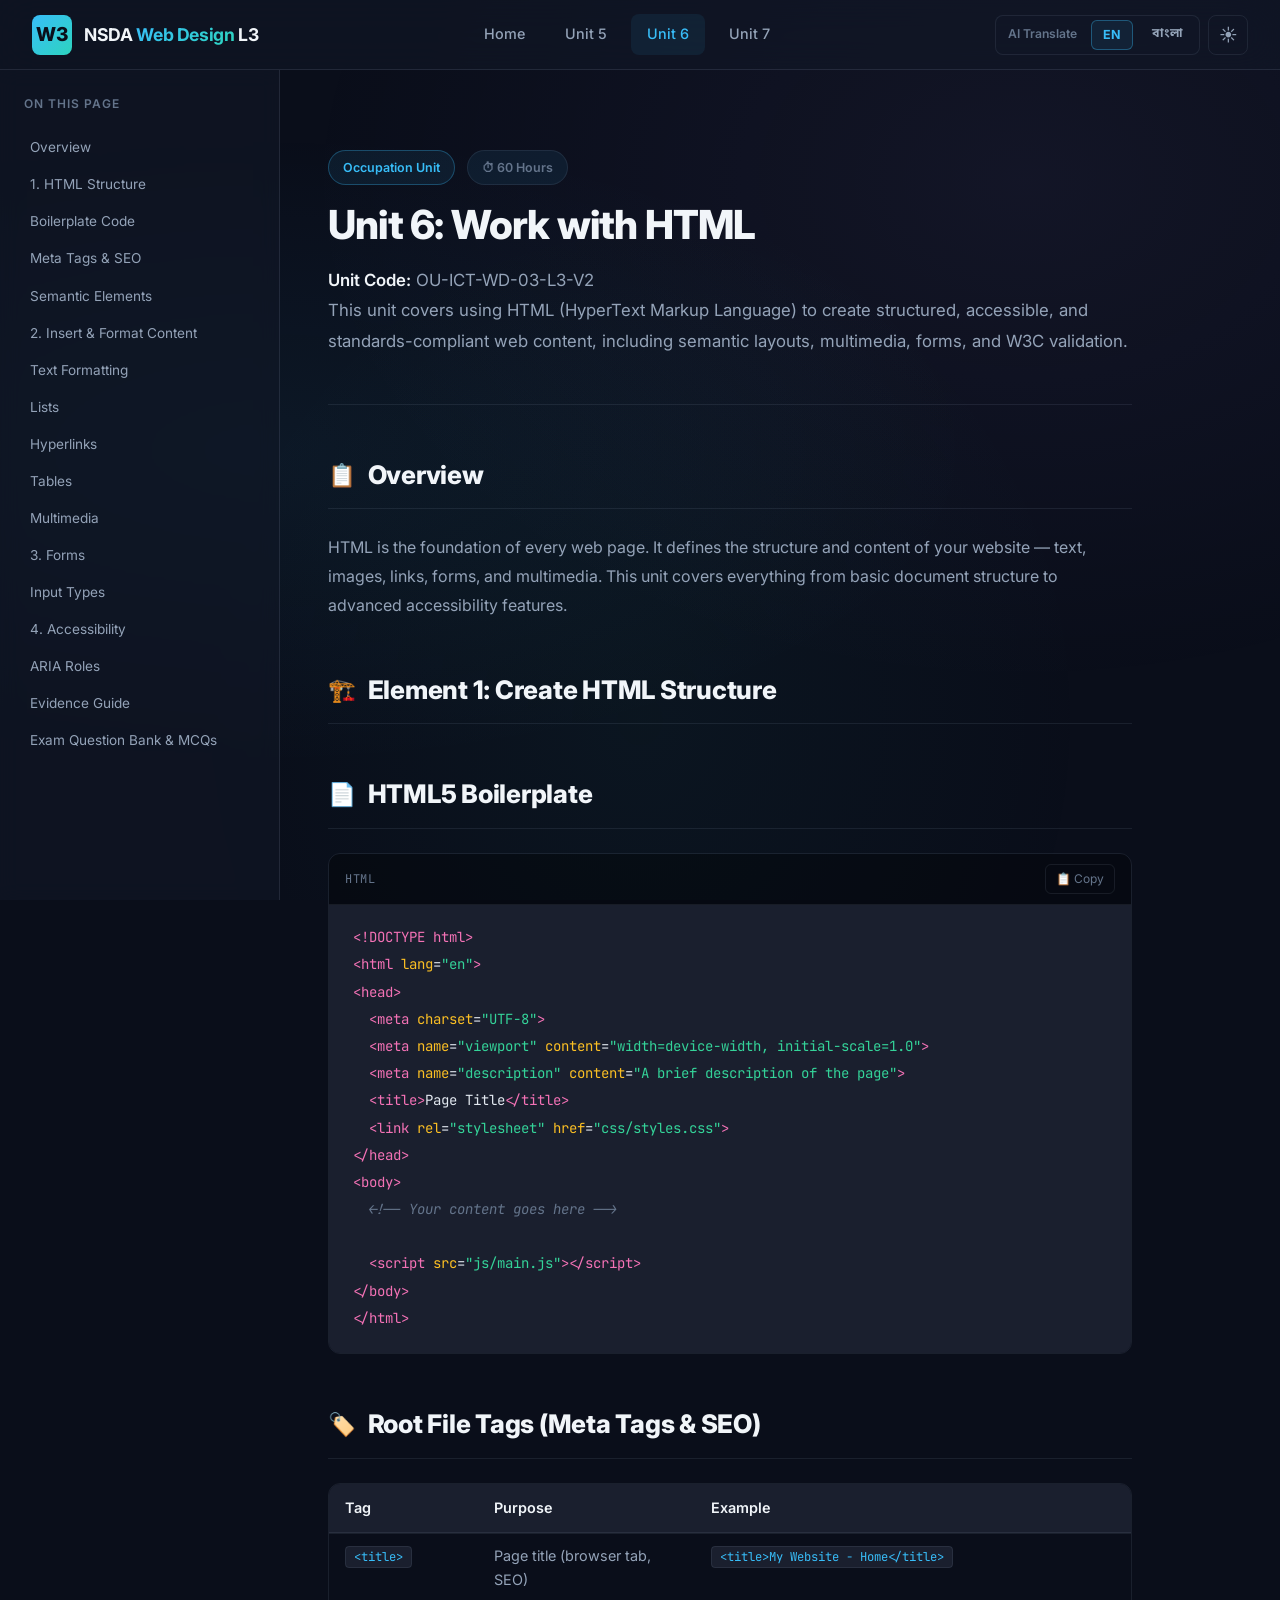
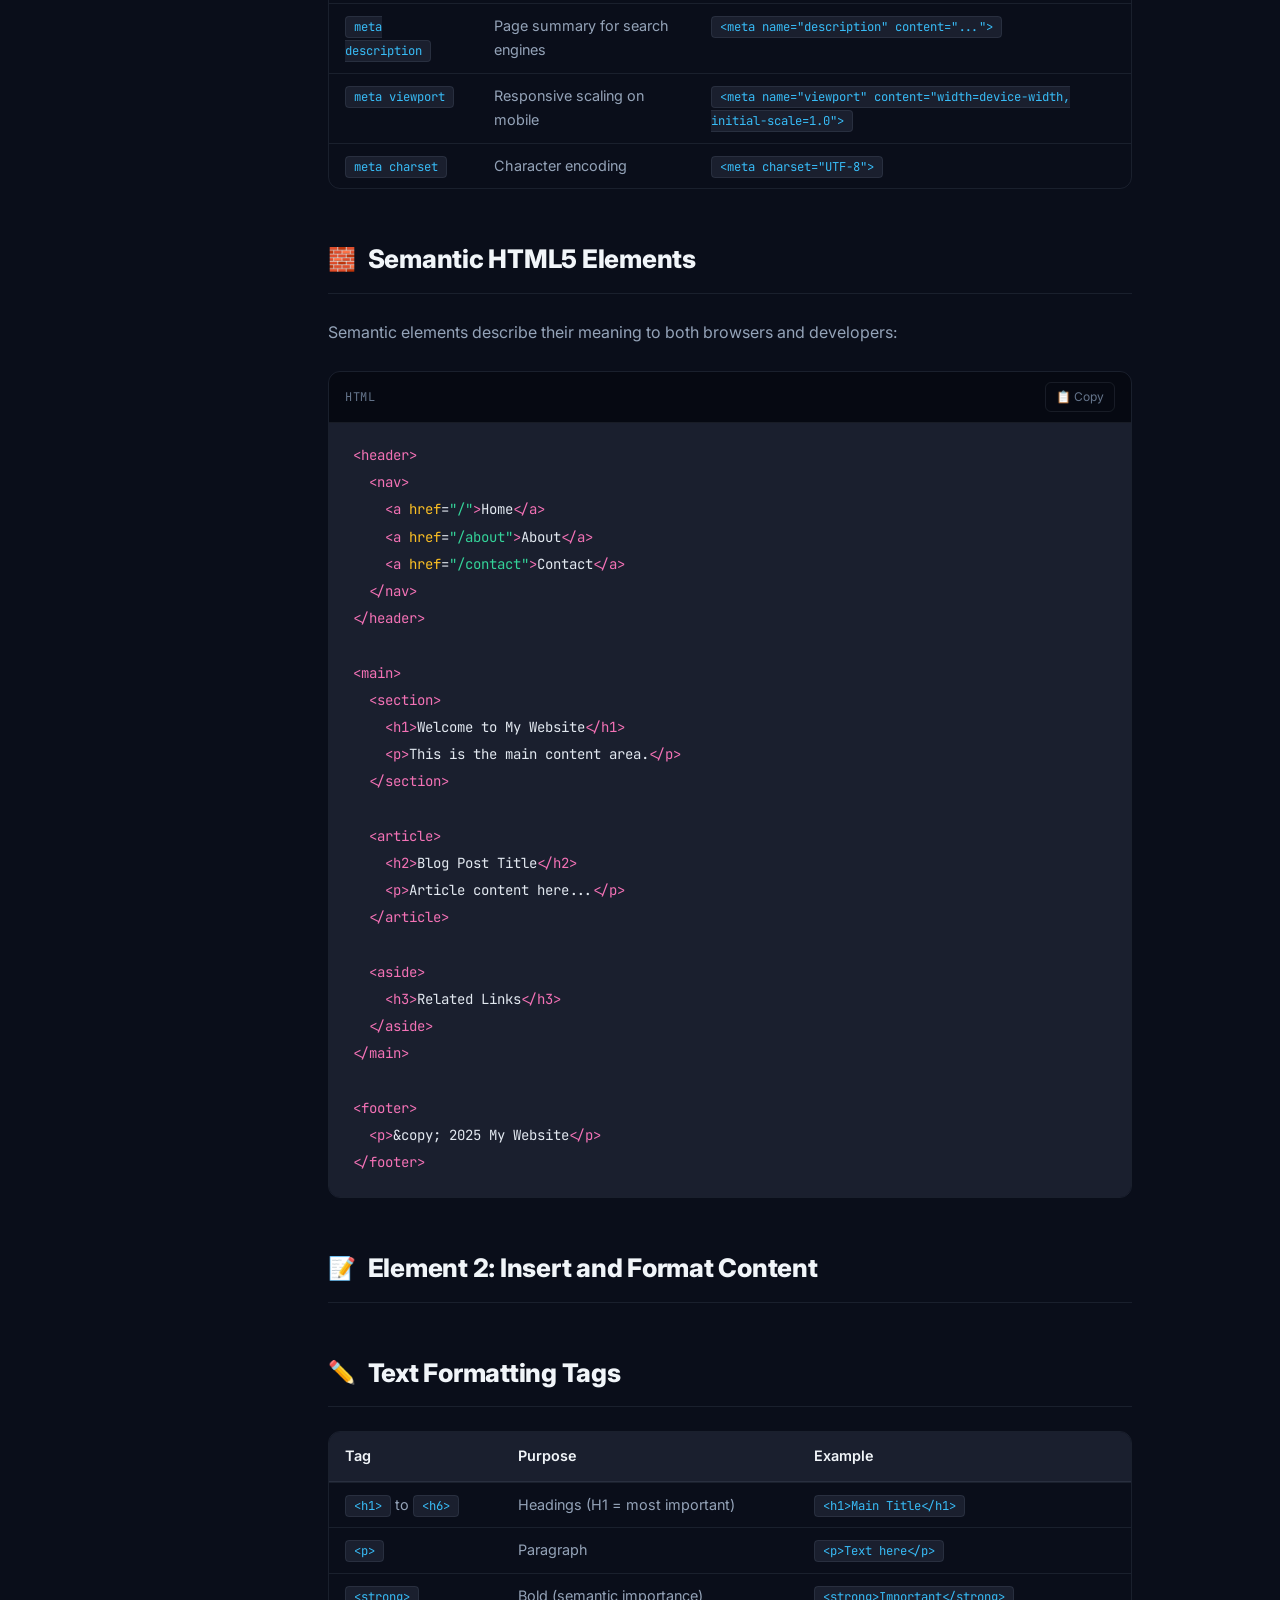
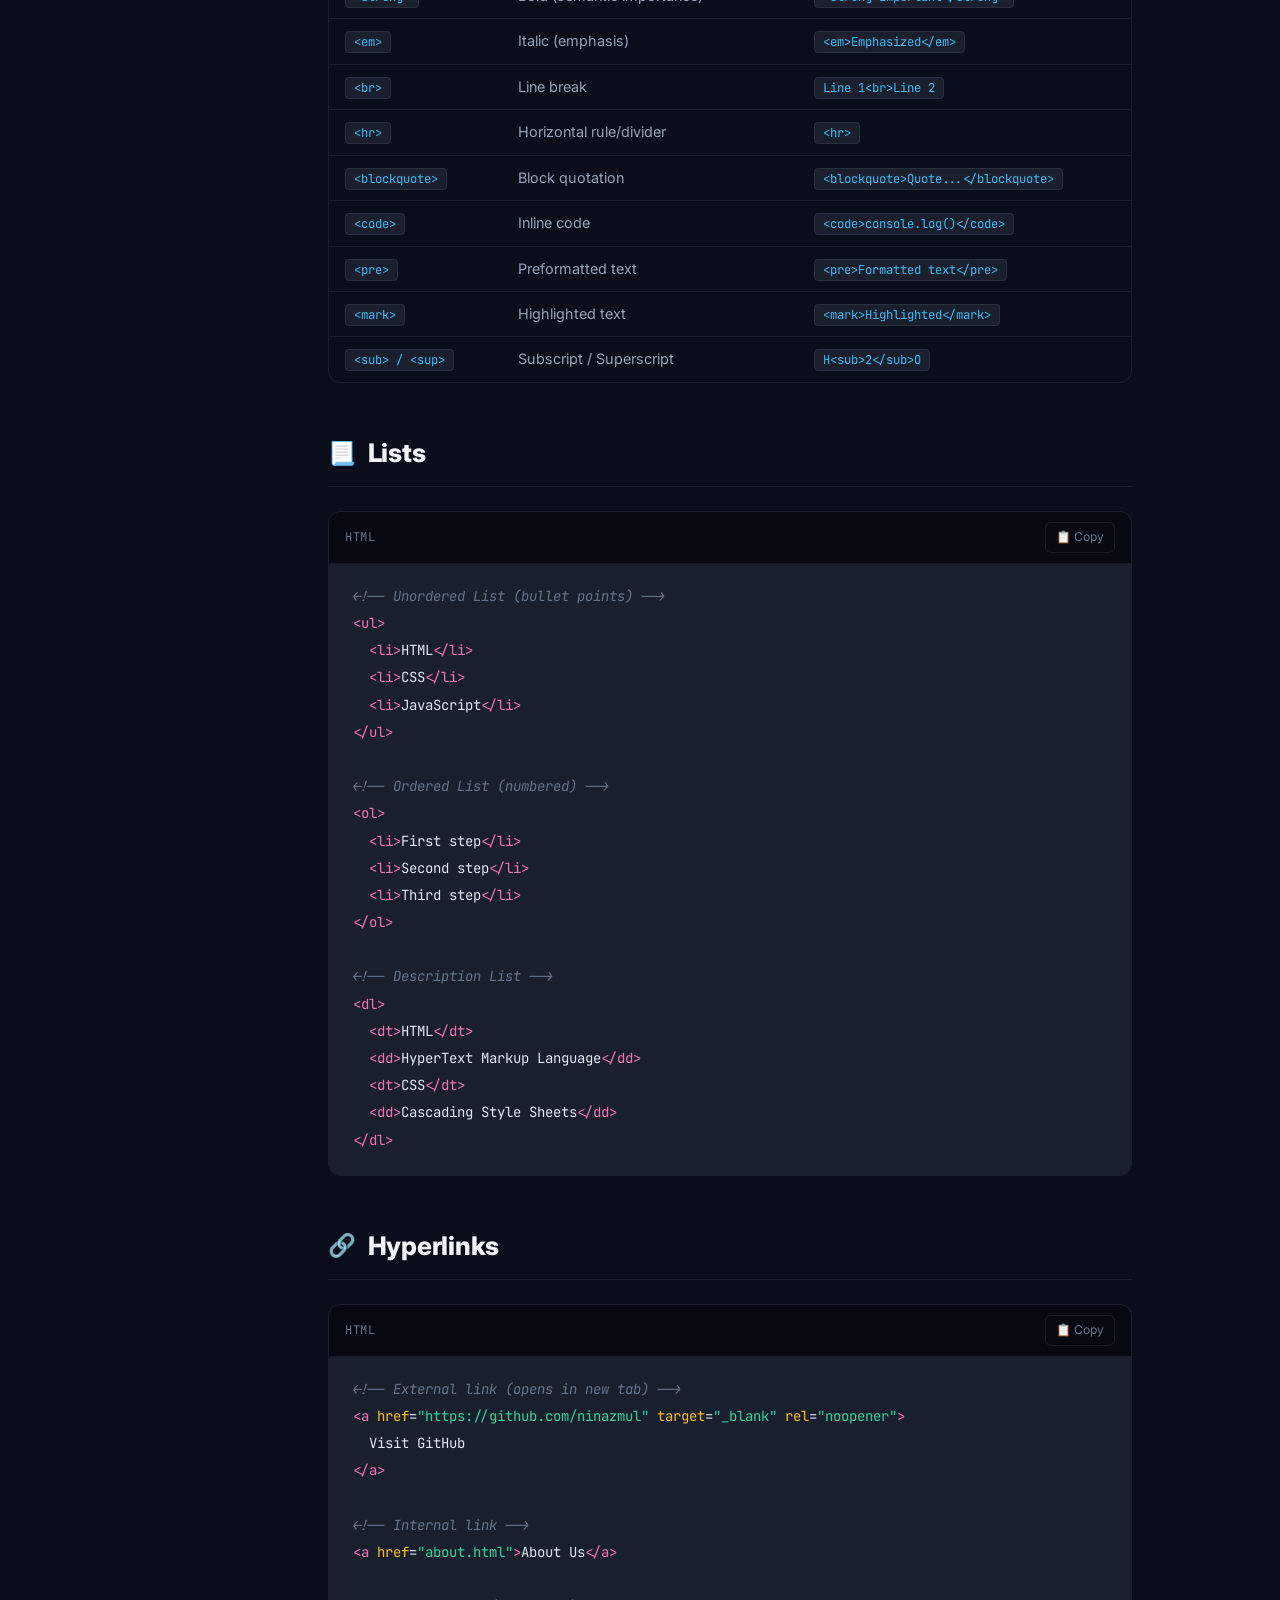
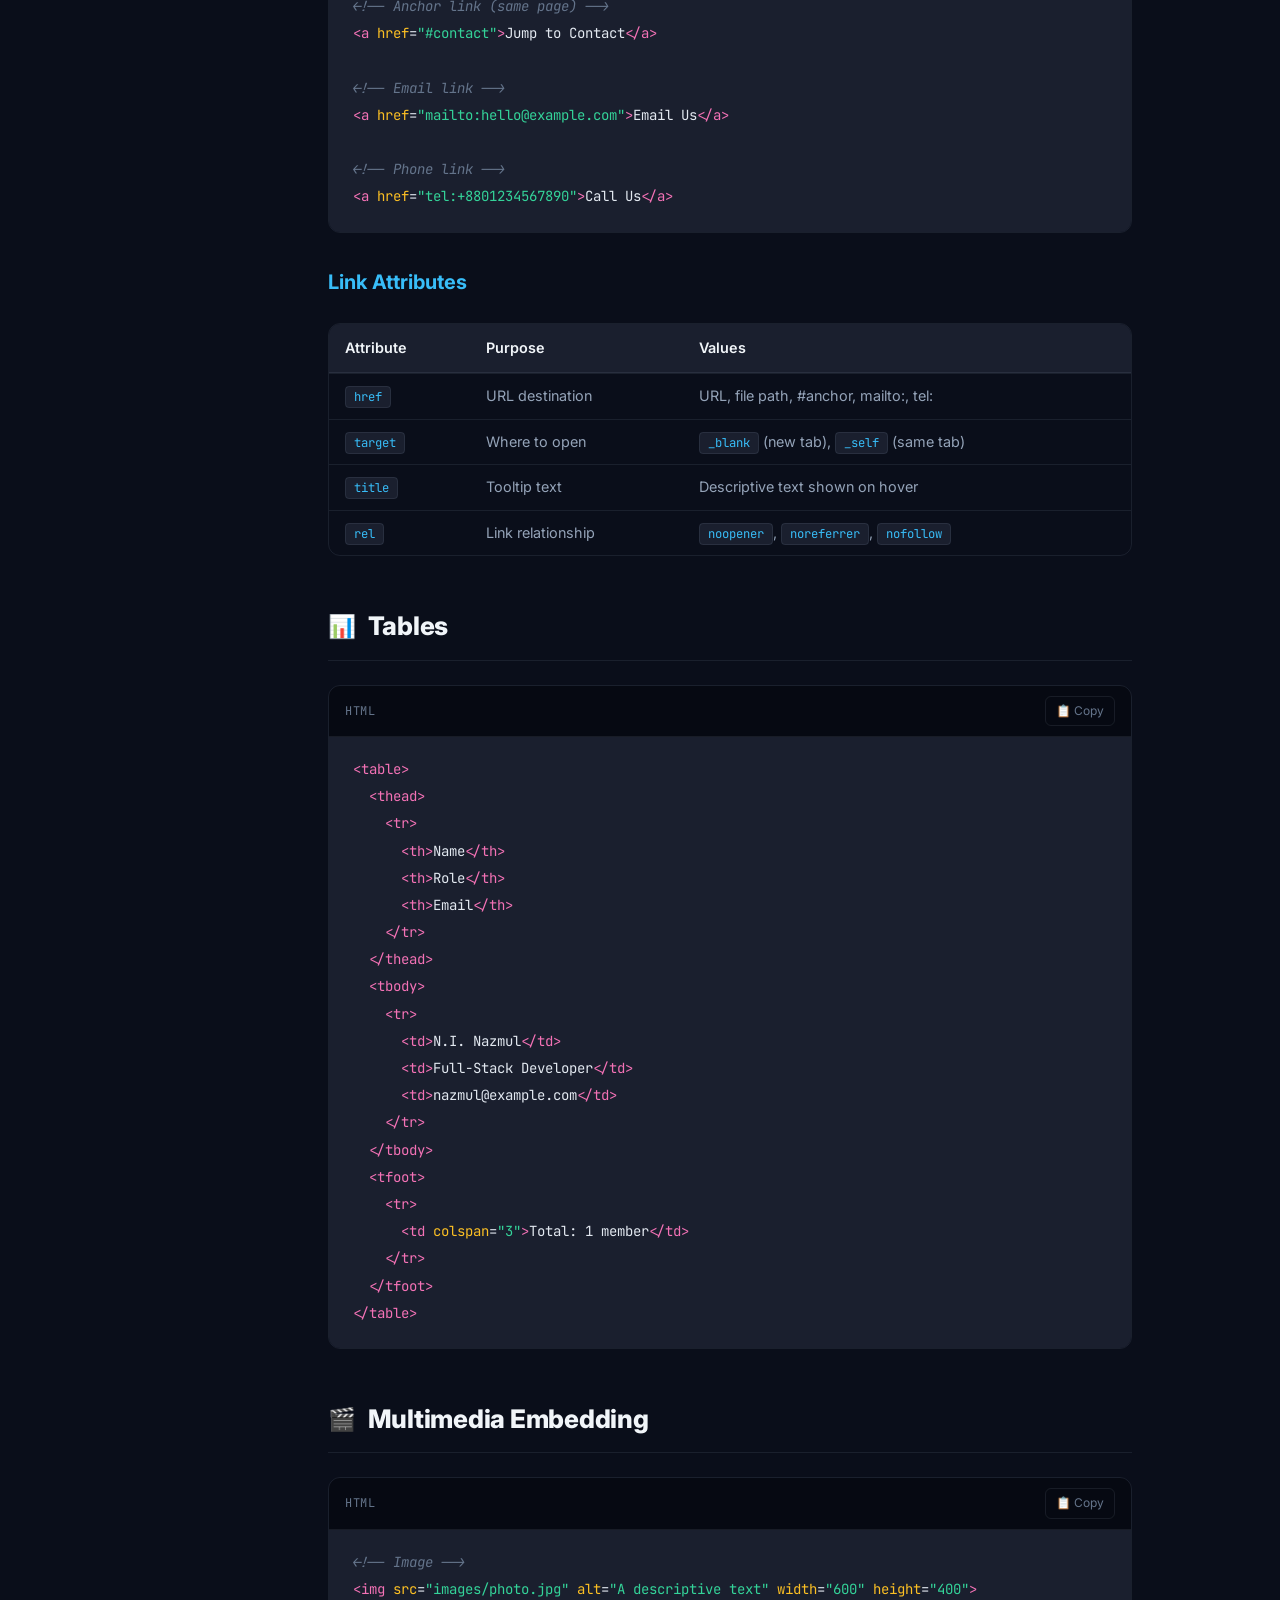
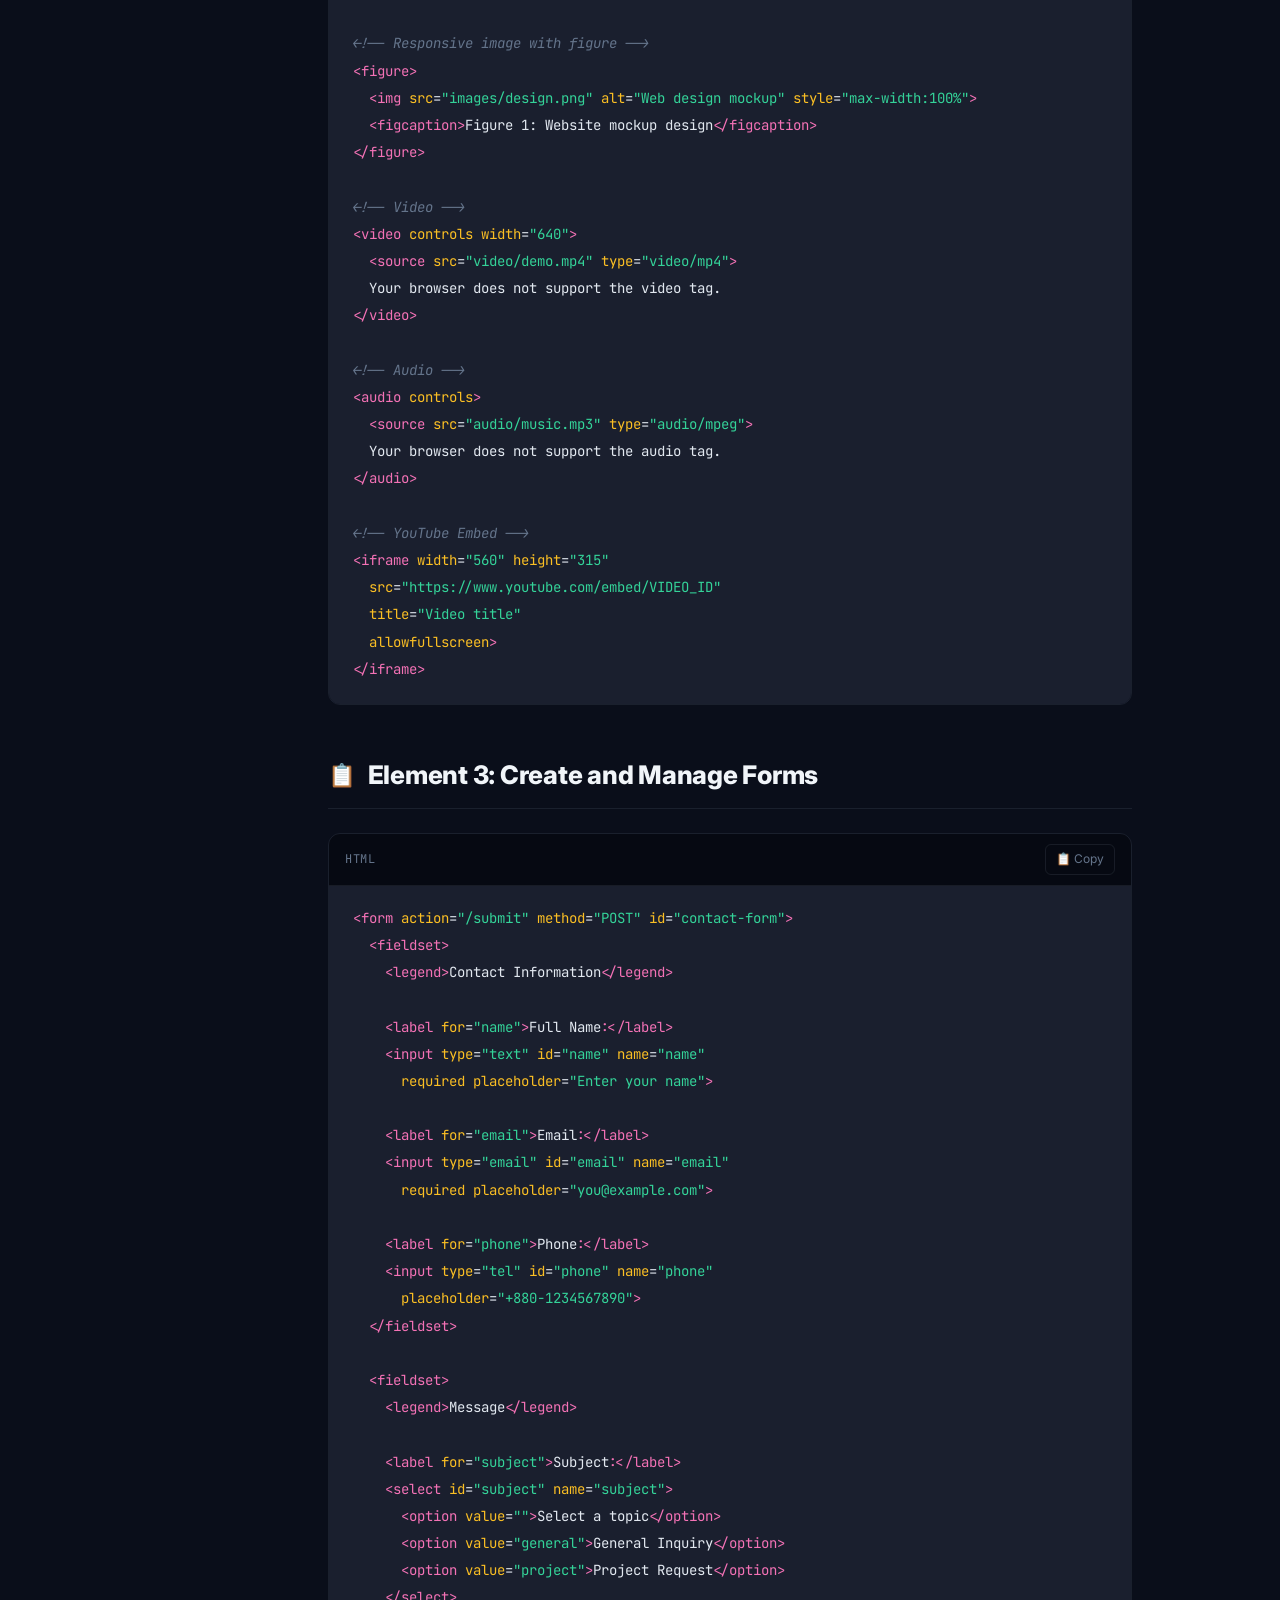
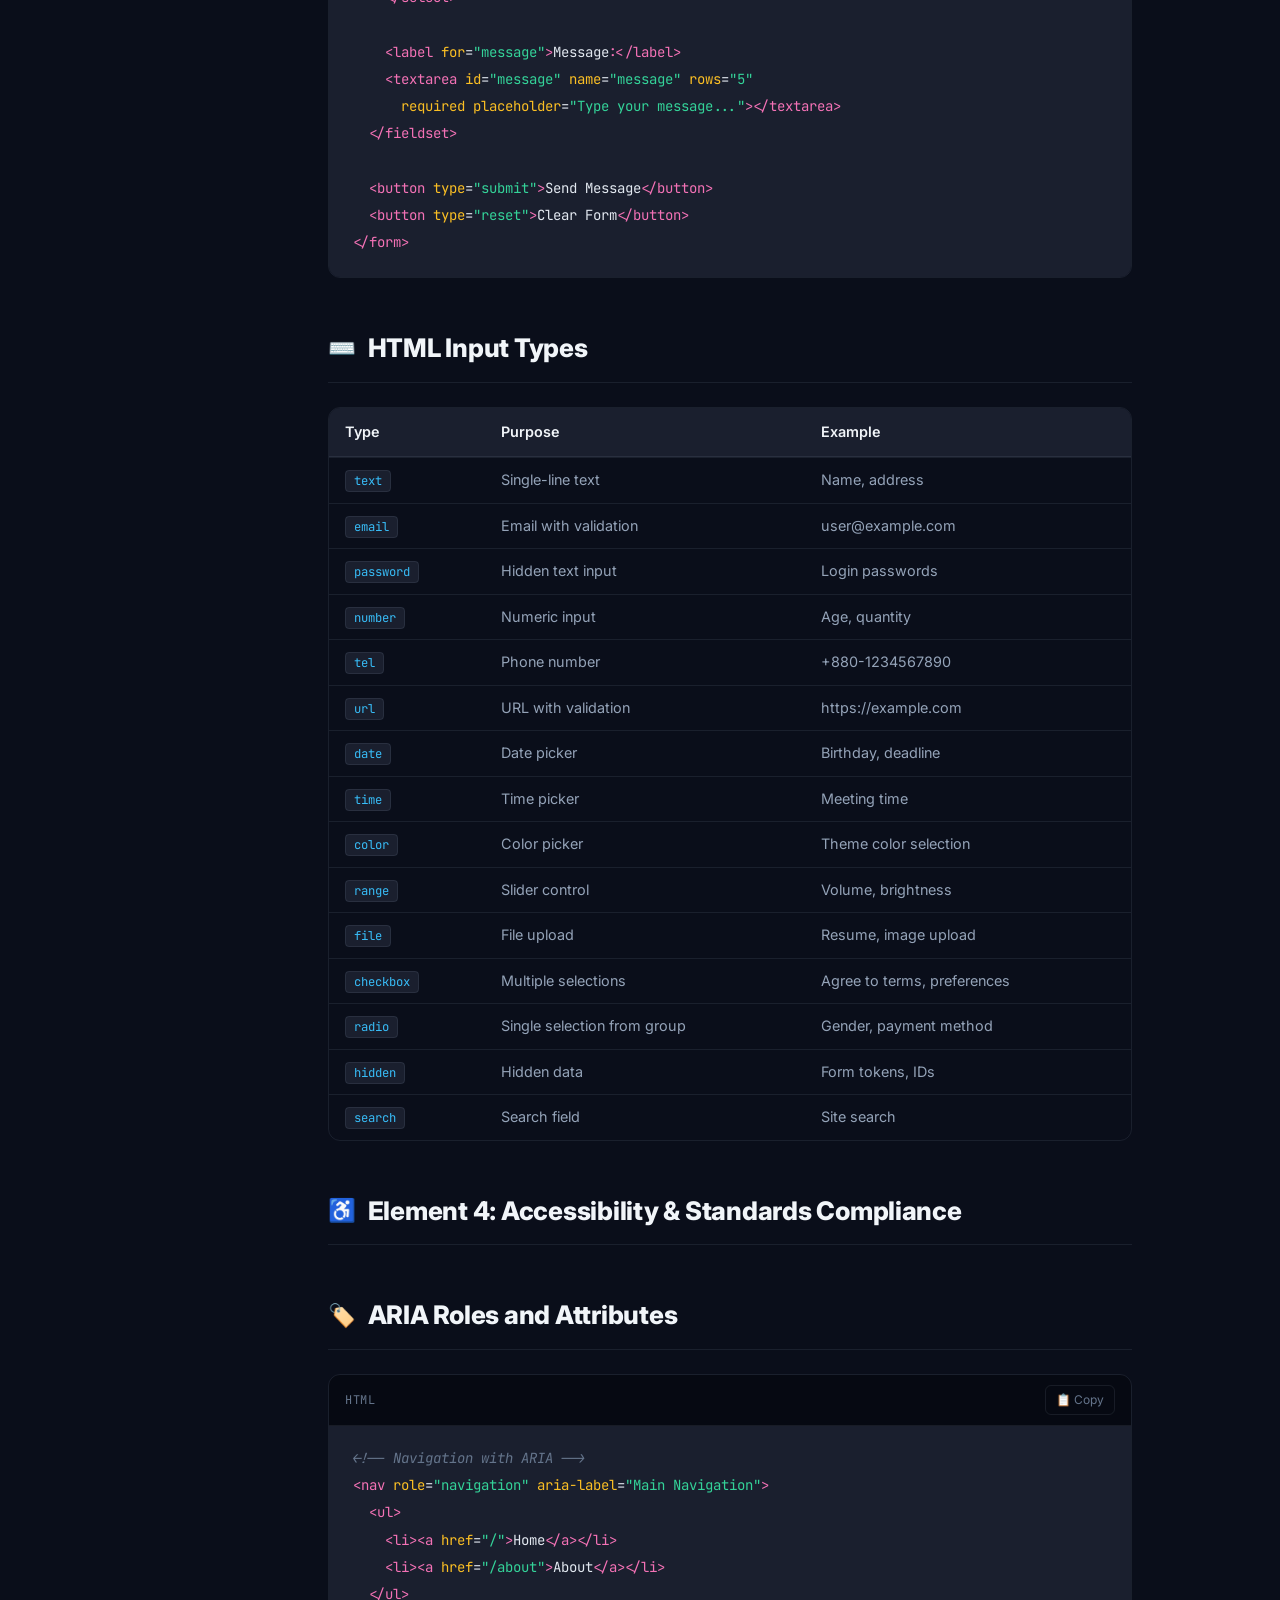
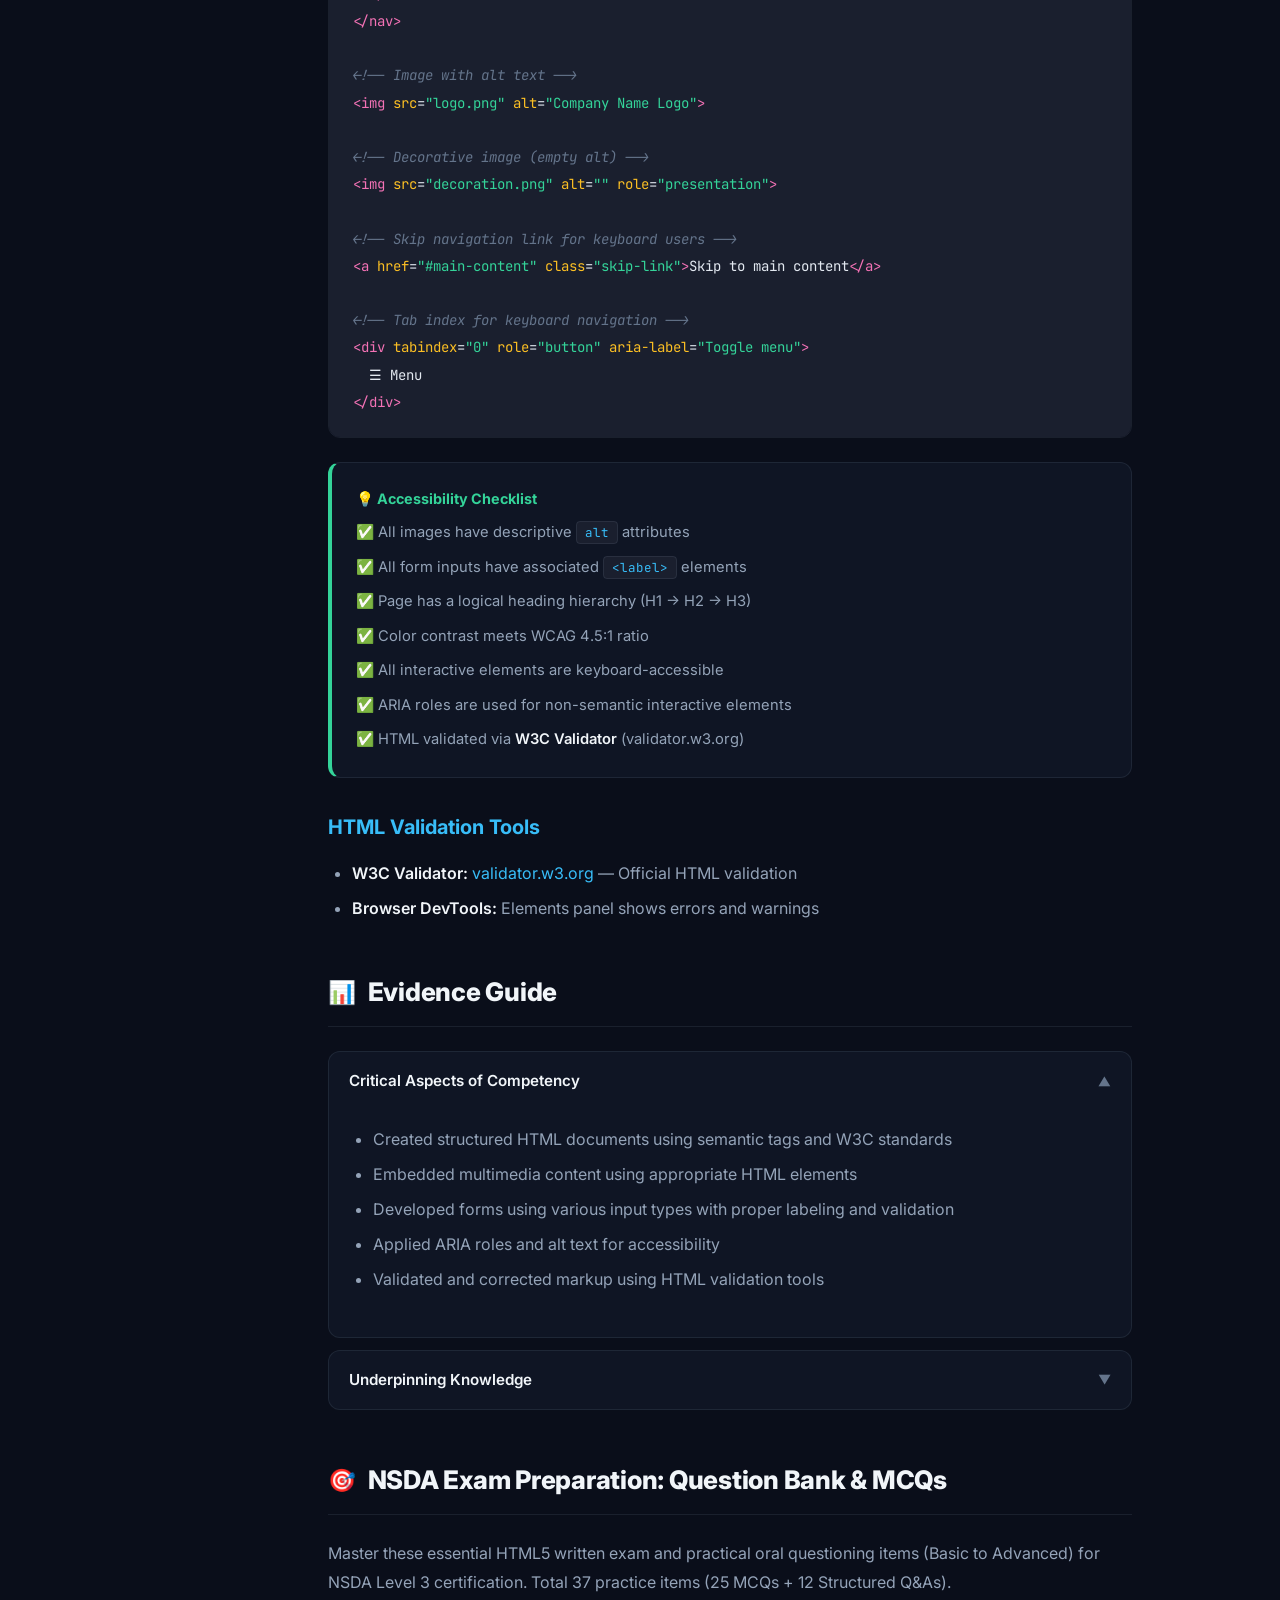
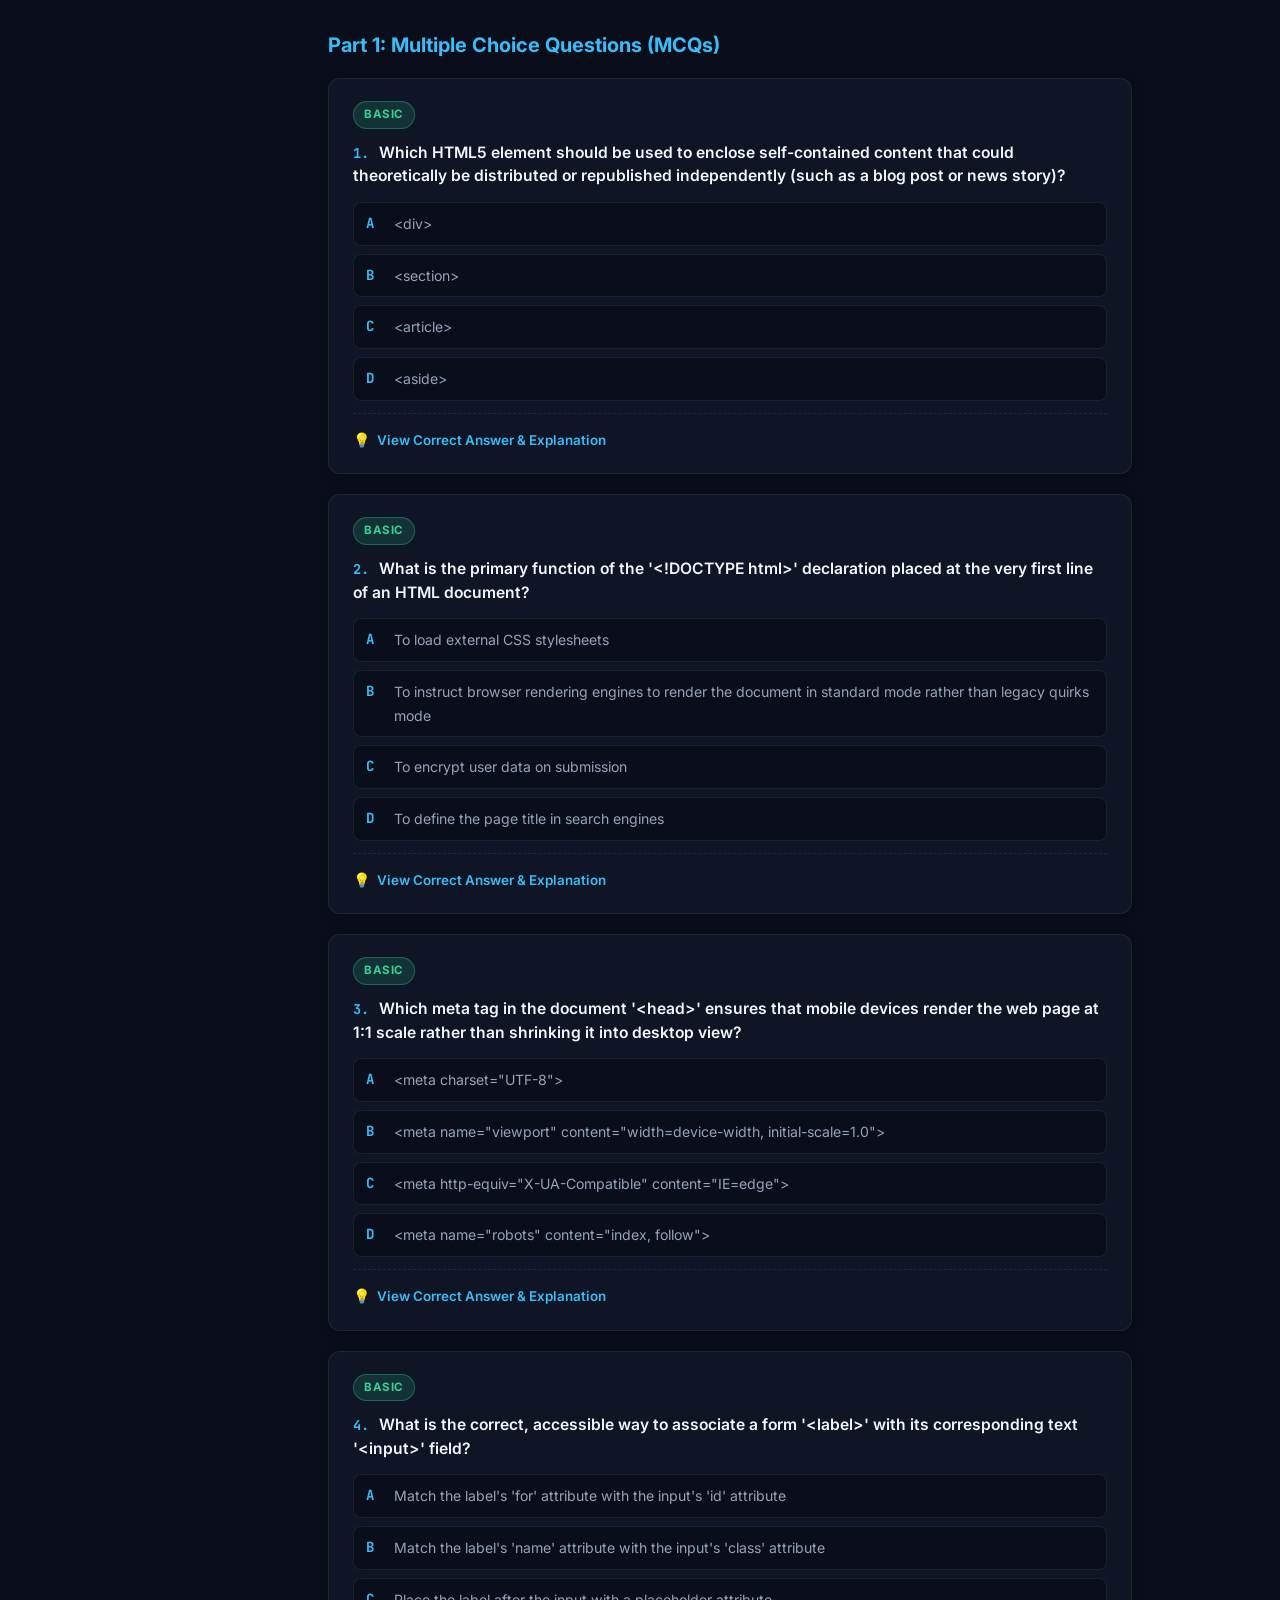
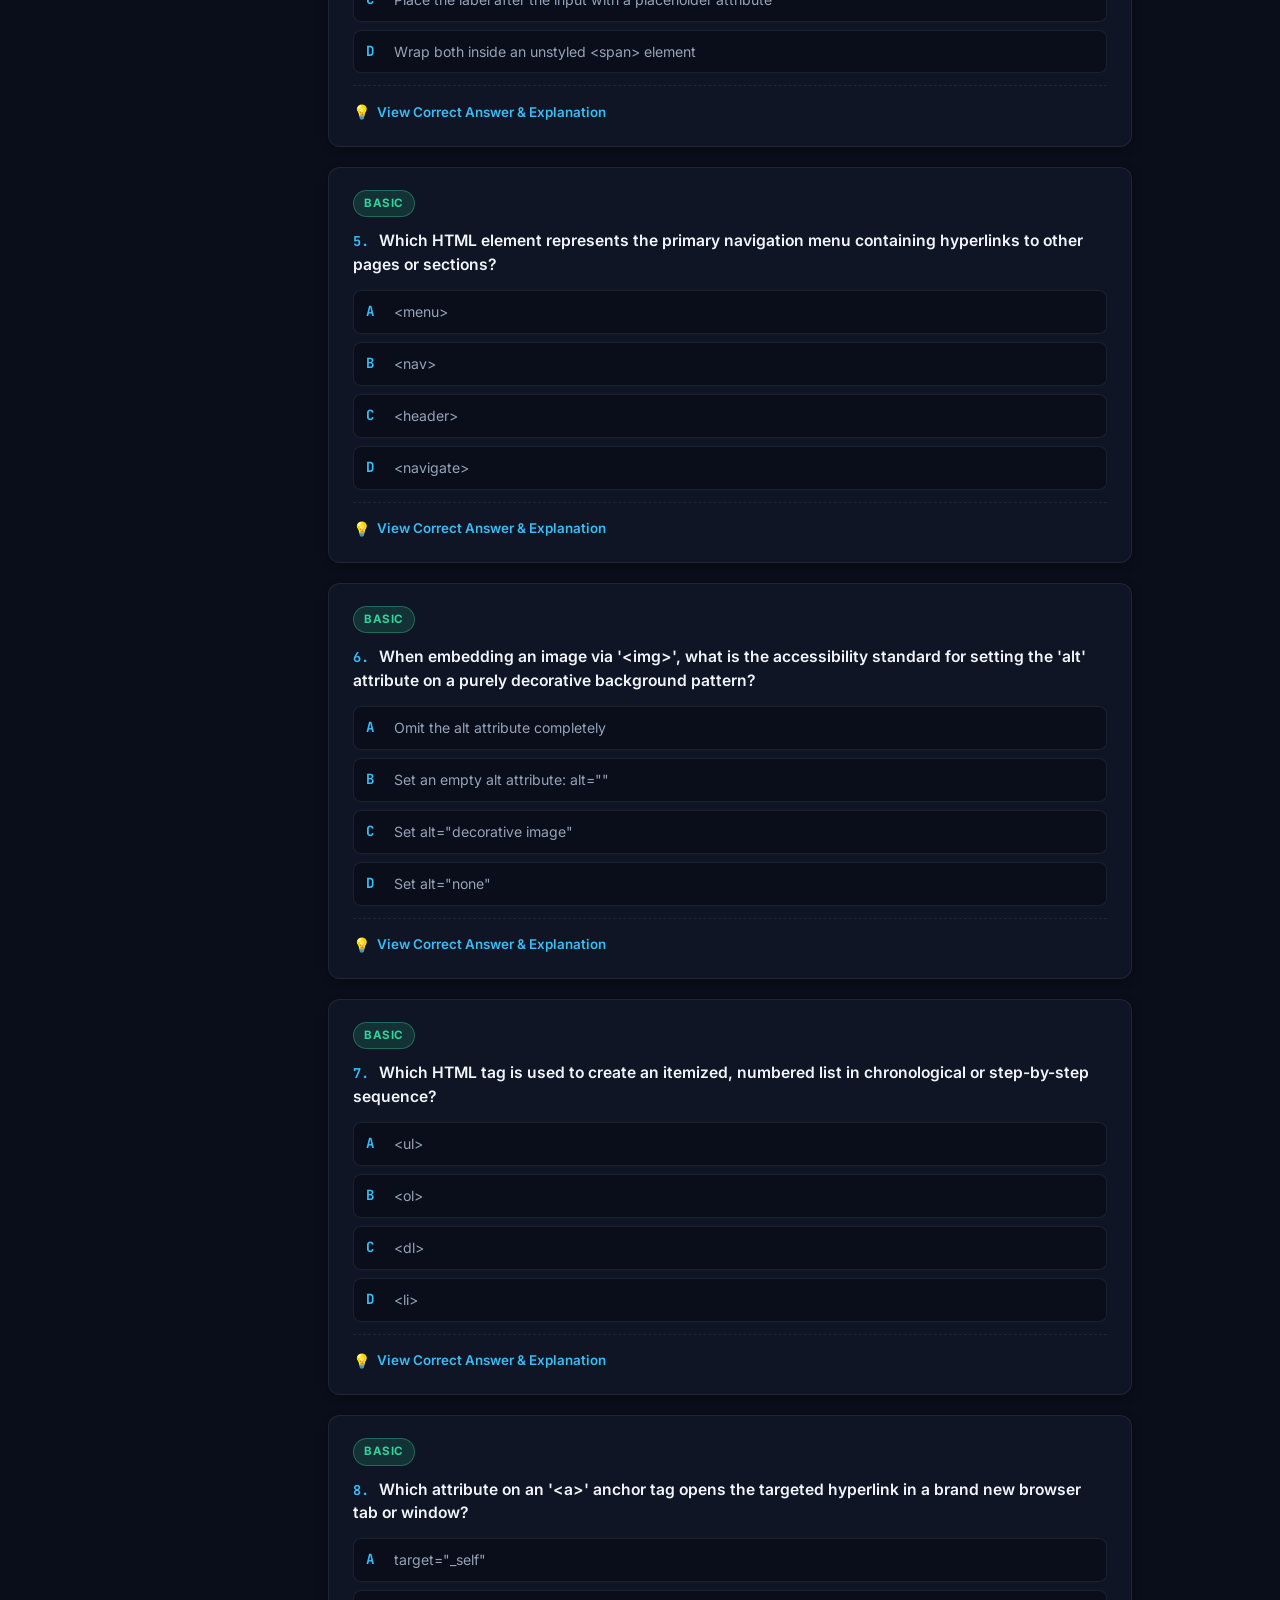
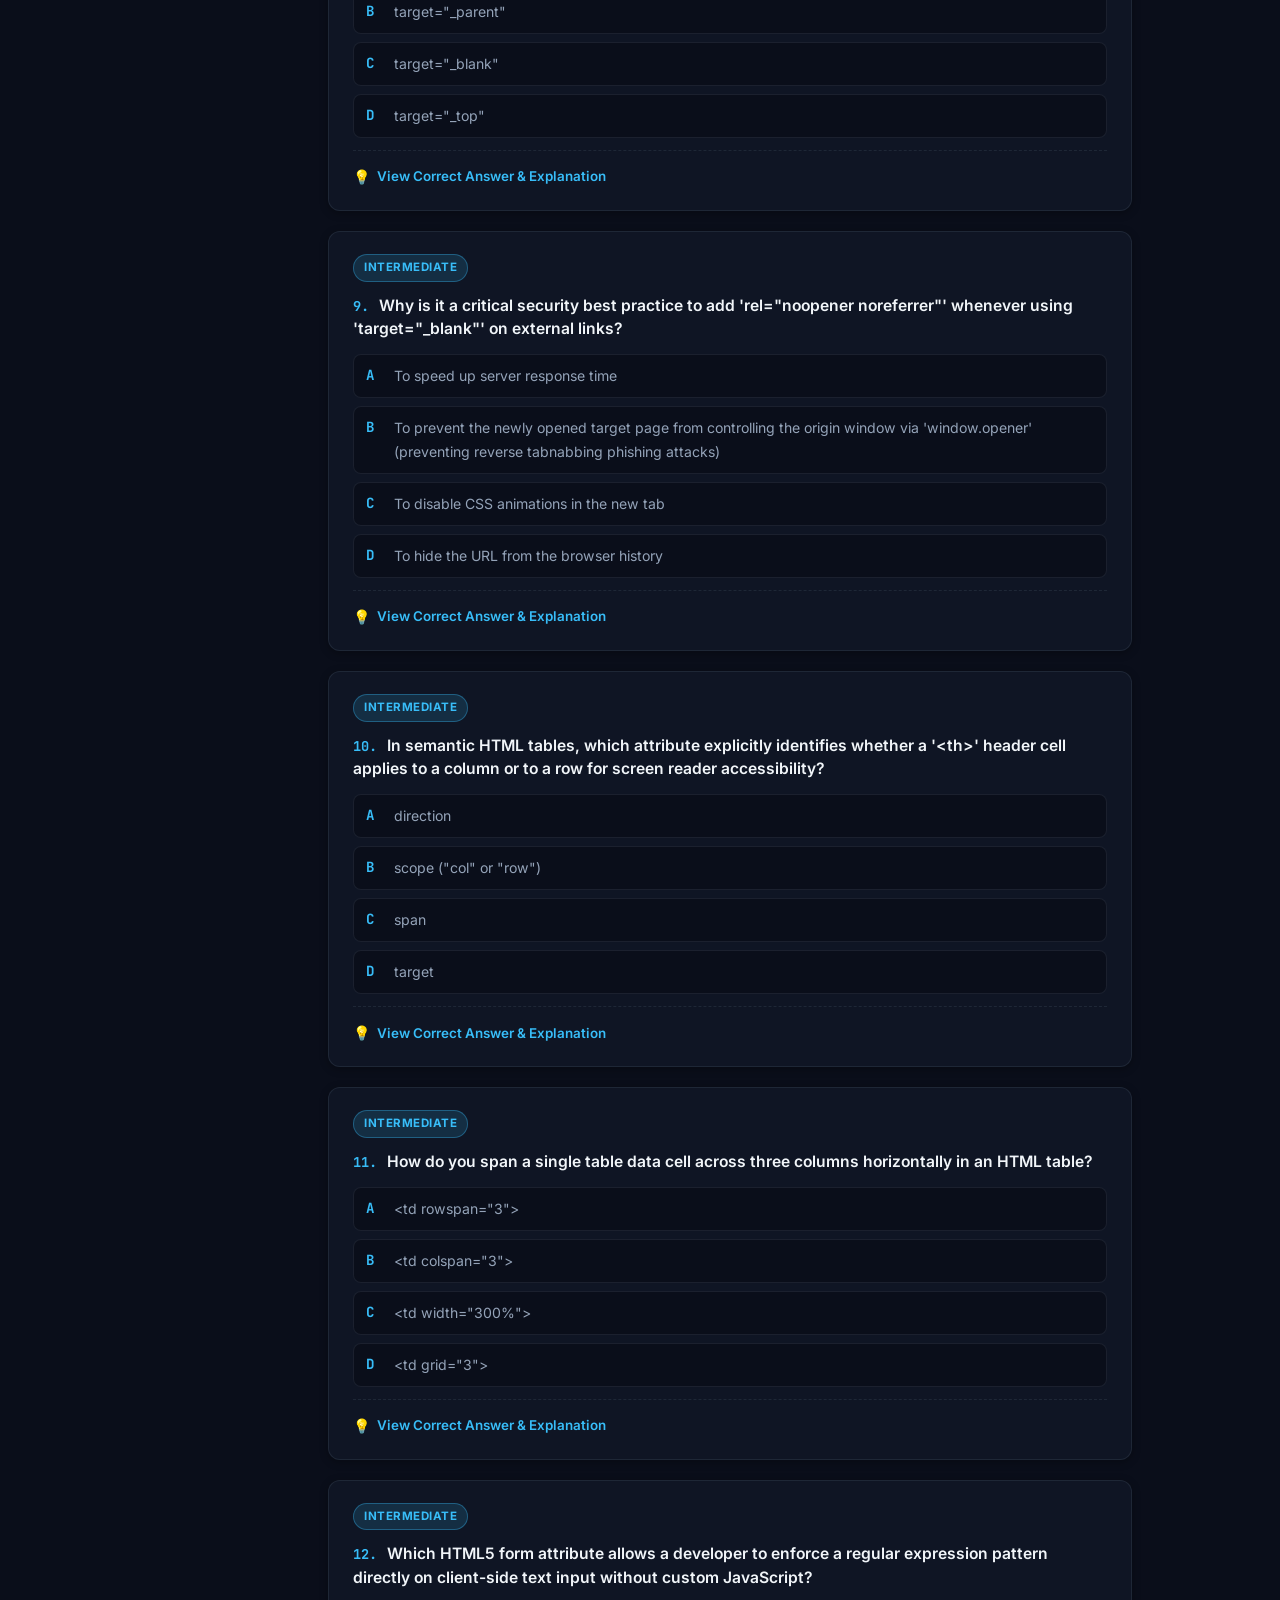
<file: unit6-html.html>
<!DOCTYPE html>
<html lang="en" data-theme="dark">
<head>
  <meta charset="UTF-8">
  <meta name="viewport" content="width=device-width, initial-scale=1.0">
  <meta name="description" content="Unit 6: Work with HTML — OU-ICT-WD-03-L3-V2. Complete guide on HTML5 structure, semantic elements, forms, multimedia, accessibility, and W3C validation.">
  <title>Unit 6: Work with HTML — NSDA Web Design L3</title>
  <link rel="stylesheet" href="styles.css">
</head>
<body>
<div id="scroll-progress"></div>
<header class="header">
  <a href="index.html" class="header-logo"><div class="header-logo-icon">W3</div><div class="header-logo-text">NSDA <span>Web Design</span> L3</div></a>
  <nav class="header-nav">
    <a href="index.html">Home</a><a href="unit5-environment.html">Unit 5</a><a href="unit6-html.html" class="active">Unit 6</a><a href="unit7-css.html">Unit 7</a>
  </nav>
  <div style="display:flex;align-items:center;gap:8px;">
    <button class="theme-toggle" id="theme-toggle" aria-label="Toggle theme">🌙</button>
    <button class="hamburger" id="hamburger" aria-label="Menu"><span></span><span></span><span></span></button>
  </div>
</header>
<nav class="mobile-nav" id="mobile-nav">
  <a href="index.html">Home</a><a href="unit1-negotiation.html">Unit 1</a><a href="unit2-osh.html">Unit 2</a><a href="unit3-documents.html">Unit 3</a><a href="unit4-visual-design.html">Unit 4</a><a href="unit5-environment.html">Unit 5</a><a href="unit6-html.html">Unit 6</a><a href="unit7-css.html">Unit 7</a><a href="unit8-design-to-web.html">Unit 8</a><a href="unit9-javascript.html">Unit 9</a>
</nav>

<div class="page-layout">
  <aside class="sidebar" id="sidebar">
    <div class="sidebar-title">On This Page</div>
    <nav class="sidebar-nav">
      <a href="#overview">Overview</a>
      <a href="#element1">1. HTML Structure</a>
      <a href="#boilerplate">Boilerplate Code</a>
      <a href="#meta-tags">Meta Tags & SEO</a>
      <a href="#semantic">Semantic Elements</a>
      <a href="#element2">2. Insert & Format Content</a>
      <a href="#text-formatting">Text Formatting</a>
      <a href="#lists">Lists</a>
      <a href="#links">Hyperlinks</a>
      <a href="#tables">Tables</a>
      <a href="#media">Multimedia</a>
      <a href="#element3">3. Forms</a>
      <a href="#input-types">Input Types</a>
      <a href="#element4">4. Accessibility</a>
      <a href="#aria">ARIA Roles</a>
      <a href="#evidence">Evidence Guide</a>
      <a href="#exam-prep">Exam Question Bank & MCQs</a>
    </nav>
  </aside>

  <div class="page-content">
    <div class="content">

      <div class="unit-header">
        <div class="unit-header-meta">
          <span class="unit-badge badge-occupation">Occupation Unit</span>
          <span class="unit-badge badge-hours">⏱ 60 Hours</span>
        </div>
        <h1>Unit 6: Work with HTML</h1>
        <p class="unit-header-desc">
          <strong>Unit Code:</strong> OU-ICT-WD-03-L3-V2<br>
          This unit covers using HTML (HyperText Markup Language) to create structured, accessible, and standards-compliant web content, including semantic layouts, multimedia, forms, and W3C validation.
        </p>
      </div>

      <h2 id="overview"><span class="icon">📋</span> Overview</h2>
      <p>HTML is the foundation of every web page. It defines the structure and content of your website — text, images, links, forms, and multimedia. This unit covers everything from basic document structure to advanced accessibility features.</p>

      <h2 id="element1"><span class="icon">🏗️</span> Element 1: Create HTML Structure</h2>

      <h2 id="boilerplate"><span class="icon">📄</span> HTML5 Boilerplate</h2>
      <div class="code-block">
        <div class="code-block-header"><span class="code-block-lang">HTML</span><button class="code-block-copy">📋 Copy</button></div>
        <pre><code><span class="tag">&lt;!DOCTYPE html&gt;</span>
<span class="tag">&lt;html</span> <span class="attr">lang</span>=<span class="val">"en"</span><span class="tag">&gt;</span>
<span class="tag">&lt;head&gt;</span>
  <span class="tag">&lt;meta</span> <span class="attr">charset</span>=<span class="val">"UTF-8"</span><span class="tag">&gt;</span>
  <span class="tag">&lt;meta</span> <span class="attr">name</span>=<span class="val">"viewport"</span> <span class="attr">content</span>=<span class="val">"width=device-width, initial-scale=1.0"</span><span class="tag">&gt;</span>
  <span class="tag">&lt;meta</span> <span class="attr">name</span>=<span class="val">"description"</span> <span class="attr">content</span>=<span class="val">"A brief description of the page"</span><span class="tag">&gt;</span>
  <span class="tag">&lt;title&gt;</span>Page Title<span class="tag">&lt;/title&gt;</span>
  <span class="tag">&lt;link</span> <span class="attr">rel</span>=<span class="val">"stylesheet"</span> <span class="attr">href</span>=<span class="val">"css/styles.css"</span><span class="tag">&gt;</span>
<span class="tag">&lt;/head&gt;</span>
<span class="tag">&lt;body&gt;</span>
  <span class="comment">&lt;!-- Your content goes here --&gt;</span>

  <span class="tag">&lt;script</span> <span class="attr">src</span>=<span class="val">"js/main.js"</span><span class="tag">&gt;&lt;/script&gt;</span>
<span class="tag">&lt;/body&gt;</span>
<span class="tag">&lt;/html&gt;</span></code></pre>
      </div>

      <h2 id="meta-tags"><span class="icon">🏷️</span> Root File Tags (Meta Tags & SEO)</h2>
      <div class="table-wrapper">
        <table>
          <thead><tr><th>Tag</th><th>Purpose</th><th>Example</th></tr></thead>
          <tbody>
            <tr><td><code>&lt;title&gt;</code></td><td>Page title (browser tab, SEO)</td><td><code>&lt;title&gt;My Website - Home&lt;/title&gt;</code></td></tr>
            <tr><td><code>meta description</code></td><td>Page summary for search engines</td><td><code>&lt;meta name="description" content="..."&gt;</code></td></tr>
            <tr><td><code>meta viewport</code></td><td>Responsive scaling on mobile</td><td><code>&lt;meta name="viewport" content="width=device-width, initial-scale=1.0"&gt;</code></td></tr>
            <tr><td><code>meta charset</code></td><td>Character encoding</td><td><code>&lt;meta charset="UTF-8"&gt;</code></td></tr>
          </tbody>
        </table>
      </div>

      <h2 id="semantic"><span class="icon">🧱</span> Semantic HTML5 Elements</h2>
      <p>Semantic elements describe their meaning to both browsers and developers:</p>

      <div class="code-block">
        <div class="code-block-header"><span class="code-block-lang">HTML</span><button class="code-block-copy">📋 Copy</button></div>
        <pre><code><span class="tag">&lt;header&gt;</span>
  <span class="tag">&lt;nav&gt;</span>
    <span class="tag">&lt;a</span> <span class="attr">href</span>=<span class="val">"/"</span><span class="tag">&gt;</span>Home<span class="tag">&lt;/a&gt;</span>
    <span class="tag">&lt;a</span> <span class="attr">href</span>=<span class="val">"/about"</span><span class="tag">&gt;</span>About<span class="tag">&lt;/a&gt;</span>
    <span class="tag">&lt;a</span> <span class="attr">href</span>=<span class="val">"/contact"</span><span class="tag">&gt;</span>Contact<span class="tag">&lt;/a&gt;</span>
  <span class="tag">&lt;/nav&gt;</span>
<span class="tag">&lt;/header&gt;</span>

<span class="tag">&lt;main&gt;</span>
  <span class="tag">&lt;section&gt;</span>
    <span class="tag">&lt;h1&gt;</span>Welcome to My Website<span class="tag">&lt;/h1&gt;</span>
    <span class="tag">&lt;p&gt;</span>This is the main content area.<span class="tag">&lt;/p&gt;</span>
  <span class="tag">&lt;/section&gt;</span>

  <span class="tag">&lt;article&gt;</span>
    <span class="tag">&lt;h2&gt;</span>Blog Post Title<span class="tag">&lt;/h2&gt;</span>
    <span class="tag">&lt;p&gt;</span>Article content here...<span class="tag">&lt;/p&gt;</span>
  <span class="tag">&lt;/article&gt;</span>

  <span class="tag">&lt;aside&gt;</span>
    <span class="tag">&lt;h3&gt;</span>Related Links<span class="tag">&lt;/h3&gt;</span>
  <span class="tag">&lt;/aside&gt;</span>
<span class="tag">&lt;/main&gt;</span>

<span class="tag">&lt;footer&gt;</span>
  <span class="tag">&lt;p&gt;</span>&amp;copy; 2025 My Website<span class="tag">&lt;/p&gt;</span>
<span class="tag">&lt;/footer&gt;</span></code></pre>
      </div>

      <h2 id="element2"><span class="icon">📝</span> Element 2: Insert and Format Content</h2>

      <h2 id="text-formatting"><span class="icon">✏️</span> Text Formatting Tags</h2>
      <div class="table-wrapper">
        <table>
          <thead><tr><th>Tag</th><th>Purpose</th><th>Example</th></tr></thead>
          <tbody>
            <tr><td><code>&lt;h1&gt;</code> to <code>&lt;h6&gt;</code></td><td>Headings (H1 = most important)</td><td><code>&lt;h1&gt;Main Title&lt;/h1&gt;</code></td></tr>
            <tr><td><code>&lt;p&gt;</code></td><td>Paragraph</td><td><code>&lt;p&gt;Text here&lt;/p&gt;</code></td></tr>
            <tr><td><code>&lt;strong&gt;</code></td><td>Bold (semantic importance)</td><td><code>&lt;strong&gt;Important&lt;/strong&gt;</code></td></tr>
            <tr><td><code>&lt;em&gt;</code></td><td>Italic (emphasis)</td><td><code>&lt;em&gt;Emphasized&lt;/em&gt;</code></td></tr>
            <tr><td><code>&lt;br&gt;</code></td><td>Line break</td><td><code>Line 1&lt;br&gt;Line 2</code></td></tr>
            <tr><td><code>&lt;hr&gt;</code></td><td>Horizontal rule/divider</td><td><code>&lt;hr&gt;</code></td></tr>
            <tr><td><code>&lt;blockquote&gt;</code></td><td>Block quotation</td><td><code>&lt;blockquote&gt;Quote...&lt;/blockquote&gt;</code></td></tr>
            <tr><td><code>&lt;code&gt;</code></td><td>Inline code</td><td><code>&lt;code&gt;console.log()&lt;/code&gt;</code></td></tr>
            <tr><td><code>&lt;pre&gt;</code></td><td>Preformatted text</td><td><code>&lt;pre&gt;Formatted text&lt;/pre&gt;</code></td></tr>
            <tr><td><code>&lt;mark&gt;</code></td><td>Highlighted text</td><td><code>&lt;mark&gt;Highlighted&lt;/mark&gt;</code></td></tr>
            <tr><td><code>&lt;sub&gt; / &lt;sup&gt;</code></td><td>Subscript / Superscript</td><td><code>H&lt;sub&gt;2&lt;/sub&gt;O</code></td></tr>
          </tbody>
        </table>
      </div>

      <h2 id="lists"><span class="icon">📃</span> Lists</h2>
      <div class="code-block">
        <div class="code-block-header"><span class="code-block-lang">HTML</span><button class="code-block-copy">📋 Copy</button></div>
        <pre><code><span class="comment">&lt;!-- Unordered List (bullet points) --&gt;</span>
<span class="tag">&lt;ul&gt;</span>
  <span class="tag">&lt;li&gt;</span>HTML<span class="tag">&lt;/li&gt;</span>
  <span class="tag">&lt;li&gt;</span>CSS<span class="tag">&lt;/li&gt;</span>
  <span class="tag">&lt;li&gt;</span>JavaScript<span class="tag">&lt;/li&gt;</span>
<span class="tag">&lt;/ul&gt;</span>

<span class="comment">&lt;!-- Ordered List (numbered) --&gt;</span>
<span class="tag">&lt;ol&gt;</span>
  <span class="tag">&lt;li&gt;</span>First step<span class="tag">&lt;/li&gt;</span>
  <span class="tag">&lt;li&gt;</span>Second step<span class="tag">&lt;/li&gt;</span>
  <span class="tag">&lt;li&gt;</span>Third step<span class="tag">&lt;/li&gt;</span>
<span class="tag">&lt;/ol&gt;</span>

<span class="comment">&lt;!-- Description List --&gt;</span>
<span class="tag">&lt;dl&gt;</span>
  <span class="tag">&lt;dt&gt;</span>HTML<span class="tag">&lt;/dt&gt;</span>
  <span class="tag">&lt;dd&gt;</span>HyperText Markup Language<span class="tag">&lt;/dd&gt;</span>
  <span class="tag">&lt;dt&gt;</span>CSS<span class="tag">&lt;/dt&gt;</span>
  <span class="tag">&lt;dd&gt;</span>Cascading Style Sheets<span class="tag">&lt;/dd&gt;</span>
<span class="tag">&lt;/dl&gt;</span></code></pre>
      </div>

      <h2 id="links"><span class="icon">🔗</span> Hyperlinks</h2>
      <div class="code-block">
        <div class="code-block-header"><span class="code-block-lang">HTML</span><button class="code-block-copy">📋 Copy</button></div>
        <pre><code><span class="comment">&lt;!-- External link (opens in new tab) --&gt;</span>
<span class="tag">&lt;a</span> <span class="attr">href</span>=<span class="val">"https://github.com/ninazmul"</span> <span class="attr">target</span>=<span class="val">"_blank"</span> <span class="attr">rel</span>=<span class="val">"noopener"</span><span class="tag">&gt;</span>
  Visit GitHub
<span class="tag">&lt;/a&gt;</span>

<span class="comment">&lt;!-- Internal link --&gt;</span>
<span class="tag">&lt;a</span> <span class="attr">href</span>=<span class="val">"about.html"</span><span class="tag">&gt;</span>About Us<span class="tag">&lt;/a&gt;</span>

<span class="comment">&lt;!-- Anchor link (same page) --&gt;</span>
<span class="tag">&lt;a</span> <span class="attr">href</span>=<span class="val">"#contact"</span><span class="tag">&gt;</span>Jump to Contact<span class="tag">&lt;/a&gt;</span>

<span class="comment">&lt;!-- Email link --&gt;</span>
<span class="tag">&lt;a</span> <span class="attr">href</span>=<span class="val">"mailto:hello@example.com"</span><span class="tag">&gt;</span>Email Us<span class="tag">&lt;/a&gt;</span>

<span class="comment">&lt;!-- Phone link --&gt;</span>
<span class="tag">&lt;a</span> <span class="attr">href</span>=<span class="val">"tel:+8801234567890"</span><span class="tag">&gt;</span>Call Us<span class="tag">&lt;/a&gt;</span></code></pre>
      </div>

      <h3>Link Attributes</h3>
      <div class="table-wrapper">
        <table>
          <thead><tr><th>Attribute</th><th>Purpose</th><th>Values</th></tr></thead>
          <tbody>
            <tr><td><code>href</code></td><td>URL destination</td><td>URL, file path, #anchor, mailto:, tel:</td></tr>
            <tr><td><code>target</code></td><td>Where to open</td><td><code>_blank</code> (new tab), <code>_self</code> (same tab)</td></tr>
            <tr><td><code>title</code></td><td>Tooltip text</td><td>Descriptive text shown on hover</td></tr>
            <tr><td><code>rel</code></td><td>Link relationship</td><td><code>noopener</code>, <code>noreferrer</code>, <code>nofollow</code></td></tr>
          </tbody>
        </table>
      </div>

      <h2 id="tables"><span class="icon">📊</span> Tables</h2>
      <div class="code-block">
        <div class="code-block-header"><span class="code-block-lang">HTML</span><button class="code-block-copy">📋 Copy</button></div>
        <pre><code><span class="tag">&lt;table&gt;</span>
  <span class="tag">&lt;thead&gt;</span>
    <span class="tag">&lt;tr&gt;</span>
      <span class="tag">&lt;th&gt;</span>Name<span class="tag">&lt;/th&gt;</span>
      <span class="tag">&lt;th&gt;</span>Role<span class="tag">&lt;/th&gt;</span>
      <span class="tag">&lt;th&gt;</span>Email<span class="tag">&lt;/th&gt;</span>
    <span class="tag">&lt;/tr&gt;</span>
  <span class="tag">&lt;/thead&gt;</span>
  <span class="tag">&lt;tbody&gt;</span>
    <span class="tag">&lt;tr&gt;</span>
      <span class="tag">&lt;td&gt;</span>N.I. Nazmul<span class="tag">&lt;/td&gt;</span>
      <span class="tag">&lt;td&gt;</span>Full-Stack Developer<span class="tag">&lt;/td&gt;</span>
      <span class="tag">&lt;td&gt;</span>nazmul@example.com<span class="tag">&lt;/td&gt;</span>
    <span class="tag">&lt;/tr&gt;</span>
  <span class="tag">&lt;/tbody&gt;</span>
  <span class="tag">&lt;tfoot&gt;</span>
    <span class="tag">&lt;tr&gt;</span>
      <span class="tag">&lt;td</span> <span class="attr">colspan</span>=<span class="val">"3"</span><span class="tag">&gt;</span>Total: 1 member<span class="tag">&lt;/td&gt;</span>
    <span class="tag">&lt;/tr&gt;</span>
  <span class="tag">&lt;/tfoot&gt;</span>
<span class="tag">&lt;/table&gt;</span></code></pre>
      </div>

      <h2 id="media"><span class="icon">🎬</span> Multimedia Embedding</h2>
      <div class="code-block">
        <div class="code-block-header"><span class="code-block-lang">HTML</span><button class="code-block-copy">📋 Copy</button></div>
        <pre><code><span class="comment">&lt;!-- Image --&gt;</span>
<span class="tag">&lt;img</span> <span class="attr">src</span>=<span class="val">"images/photo.jpg"</span> <span class="attr">alt</span>=<span class="val">"A descriptive text"</span> <span class="attr">width</span>=<span class="val">"600"</span> <span class="attr">height</span>=<span class="val">"400"</span><span class="tag">&gt;</span>

<span class="comment">&lt;!-- Responsive image with figure --&gt;</span>
<span class="tag">&lt;figure&gt;</span>
  <span class="tag">&lt;img</span> <span class="attr">src</span>=<span class="val">"images/design.png"</span> <span class="attr">alt</span>=<span class="val">"Web design mockup"</span> <span class="attr">style</span>=<span class="val">"max-width:100%"</span><span class="tag">&gt;</span>
  <span class="tag">&lt;figcaption&gt;</span>Figure 1: Website mockup design<span class="tag">&lt;/figcaption&gt;</span>
<span class="tag">&lt;/figure&gt;</span>

<span class="comment">&lt;!-- Video --&gt;</span>
<span class="tag">&lt;video</span> <span class="attr">controls</span> <span class="attr">width</span>=<span class="val">"640"</span><span class="tag">&gt;</span>
  <span class="tag">&lt;source</span> <span class="attr">src</span>=<span class="val">"video/demo.mp4"</span> <span class="attr">type</span>=<span class="val">"video/mp4"</span><span class="tag">&gt;</span>
  Your browser does not support the video tag.
<span class="tag">&lt;/video&gt;</span>

<span class="comment">&lt;!-- Audio --&gt;</span>
<span class="tag">&lt;audio</span> <span class="attr">controls</span><span class="tag">&gt;</span>
  <span class="tag">&lt;source</span> <span class="attr">src</span>=<span class="val">"audio/music.mp3"</span> <span class="attr">type</span>=<span class="val">"audio/mpeg"</span><span class="tag">&gt;</span>
  Your browser does not support the audio tag.
<span class="tag">&lt;/audio&gt;</span>

<span class="comment">&lt;!-- YouTube Embed --&gt;</span>
<span class="tag">&lt;iframe</span> <span class="attr">width</span>=<span class="val">"560"</span> <span class="attr">height</span>=<span class="val">"315"</span>
  <span class="attr">src</span>=<span class="val">"https://www.youtube.com/embed/VIDEO_ID"</span>
  <span class="attr">title</span>=<span class="val">"Video title"</span>
  <span class="attr">allowfullscreen</span><span class="tag">&gt;</span>
<span class="tag">&lt;/iframe&gt;</span></code></pre>
      </div>

      <h2 id="element3"><span class="icon">📋</span> Element 3: Create and Manage Forms</h2>

      <div class="code-block">
        <div class="code-block-header"><span class="code-block-lang">HTML</span><button class="code-block-copy">📋 Copy</button></div>
        <pre><code><span class="tag">&lt;form</span> <span class="attr">action</span>=<span class="val">"/submit"</span> <span class="attr">method</span>=<span class="val">"POST"</span> <span class="attr">id</span>=<span class="val">"contact-form"</span><span class="tag">&gt;</span>
  <span class="tag">&lt;fieldset&gt;</span>
    <span class="tag">&lt;legend&gt;</span>Contact Information<span class="tag">&lt;/legend&gt;</span>

    <span class="tag">&lt;label</span> <span class="attr">for</span>=<span class="val">"name"</span><span class="tag">&gt;</span>Full Name:<span class="tag">&lt;/label&gt;</span>
    <span class="tag">&lt;input</span> <span class="attr">type</span>=<span class="val">"text"</span> <span class="attr">id</span>=<span class="val">"name"</span> <span class="attr">name</span>=<span class="val">"name"</span>
      <span class="attr">required</span> <span class="attr">placeholder</span>=<span class="val">"Enter your name"</span><span class="tag">&gt;</span>

    <span class="tag">&lt;label</span> <span class="attr">for</span>=<span class="val">"email"</span><span class="tag">&gt;</span>Email:<span class="tag">&lt;/label&gt;</span>
    <span class="tag">&lt;input</span> <span class="attr">type</span>=<span class="val">"email"</span> <span class="attr">id</span>=<span class="val">"email"</span> <span class="attr">name</span>=<span class="val">"email"</span>
      <span class="attr">required</span> <span class="attr">placeholder</span>=<span class="val">"you@example.com"</span><span class="tag">&gt;</span>

    <span class="tag">&lt;label</span> <span class="attr">for</span>=<span class="val">"phone"</span><span class="tag">&gt;</span>Phone:<span class="tag">&lt;/label&gt;</span>
    <span class="tag">&lt;input</span> <span class="attr">type</span>=<span class="val">"tel"</span> <span class="attr">id</span>=<span class="val">"phone"</span> <span class="attr">name</span>=<span class="val">"phone"</span>
      <span class="attr">placeholder</span>=<span class="val">"+880-1234567890"</span><span class="tag">&gt;</span>
  <span class="tag">&lt;/fieldset&gt;</span>

  <span class="tag">&lt;fieldset&gt;</span>
    <span class="tag">&lt;legend&gt;</span>Message<span class="tag">&lt;/legend&gt;</span>

    <span class="tag">&lt;label</span> <span class="attr">for</span>=<span class="val">"subject"</span><span class="tag">&gt;</span>Subject:<span class="tag">&lt;/label&gt;</span>
    <span class="tag">&lt;select</span> <span class="attr">id</span>=<span class="val">"subject"</span> <span class="attr">name</span>=<span class="val">"subject"</span><span class="tag">&gt;</span>
      <span class="tag">&lt;option</span> <span class="attr">value</span>=<span class="val">""</span><span class="tag">&gt;</span>Select a topic<span class="tag">&lt;/option&gt;</span>
      <span class="tag">&lt;option</span> <span class="attr">value</span>=<span class="val">"general"</span><span class="tag">&gt;</span>General Inquiry<span class="tag">&lt;/option&gt;</span>
      <span class="tag">&lt;option</span> <span class="attr">value</span>=<span class="val">"project"</span><span class="tag">&gt;</span>Project Request<span class="tag">&lt;/option&gt;</span>
    <span class="tag">&lt;/select&gt;</span>

    <span class="tag">&lt;label</span> <span class="attr">for</span>=<span class="val">"message"</span><span class="tag">&gt;</span>Message:<span class="tag">&lt;/label&gt;</span>
    <span class="tag">&lt;textarea</span> <span class="attr">id</span>=<span class="val">"message"</span> <span class="attr">name</span>=<span class="val">"message"</span> <span class="attr">rows</span>=<span class="val">"5"</span>
      <span class="attr">required</span> <span class="attr">placeholder</span>=<span class="val">"Type your message..."</span><span class="tag">&gt;&lt;/textarea&gt;</span>
  <span class="tag">&lt;/fieldset&gt;</span>

  <span class="tag">&lt;button</span> <span class="attr">type</span>=<span class="val">"submit"</span><span class="tag">&gt;</span>Send Message<span class="tag">&lt;/button&gt;</span>
  <span class="tag">&lt;button</span> <span class="attr">type</span>=<span class="val">"reset"</span><span class="tag">&gt;</span>Clear Form<span class="tag">&lt;/button&gt;</span>
<span class="tag">&lt;/form&gt;</span></code></pre>
      </div>

      <h2 id="input-types"><span class="icon">⌨️</span> HTML Input Types</h2>
      <div class="table-wrapper">
        <table>
          <thead><tr><th>Type</th><th>Purpose</th><th>Example</th></tr></thead>
          <tbody>
            <tr><td><code>text</code></td><td>Single-line text</td><td>Name, address</td></tr>
            <tr><td><code>email</code></td><td>Email with validation</td><td>user@example.com</td></tr>
            <tr><td><code>password</code></td><td>Hidden text input</td><td>Login passwords</td></tr>
            <tr><td><code>number</code></td><td>Numeric input</td><td>Age, quantity</td></tr>
            <tr><td><code>tel</code></td><td>Phone number</td><td>+880-1234567890</td></tr>
            <tr><td><code>url</code></td><td>URL with validation</td><td>https://example.com</td></tr>
            <tr><td><code>date</code></td><td>Date picker</td><td>Birthday, deadline</td></tr>
            <tr><td><code>time</code></td><td>Time picker</td><td>Meeting time</td></tr>
            <tr><td><code>color</code></td><td>Color picker</td><td>Theme color selection</td></tr>
            <tr><td><code>range</code></td><td>Slider control</td><td>Volume, brightness</td></tr>
            <tr><td><code>file</code></td><td>File upload</td><td>Resume, image upload</td></tr>
            <tr><td><code>checkbox</code></td><td>Multiple selections</td><td>Agree to terms, preferences</td></tr>
            <tr><td><code>radio</code></td><td>Single selection from group</td><td>Gender, payment method</td></tr>
            <tr><td><code>hidden</code></td><td>Hidden data</td><td>Form tokens, IDs</td></tr>
            <tr><td><code>search</code></td><td>Search field</td><td>Site search</td></tr>
          </tbody>
        </table>
      </div>

      <h2 id="element4"><span class="icon">♿</span> Element 4: Accessibility & Standards Compliance</h2>

      <h2 id="aria"><span class="icon">🏷️</span> ARIA Roles and Attributes</h2>
      <div class="code-block">
        <div class="code-block-header"><span class="code-block-lang">HTML</span><button class="code-block-copy">📋 Copy</button></div>
        <pre><code><span class="comment">&lt;!-- Navigation with ARIA --&gt;</span>
<span class="tag">&lt;nav</span> <span class="attr">role</span>=<span class="val">"navigation"</span> <span class="attr">aria-label</span>=<span class="val">"Main Navigation"</span><span class="tag">&gt;</span>
  <span class="tag">&lt;ul&gt;</span>
    <span class="tag">&lt;li&gt;&lt;a</span> <span class="attr">href</span>=<span class="val">"/"</span><span class="tag">&gt;</span>Home<span class="tag">&lt;/a&gt;&lt;/li&gt;</span>
    <span class="tag">&lt;li&gt;&lt;a</span> <span class="attr">href</span>=<span class="val">"/about"</span><span class="tag">&gt;</span>About<span class="tag">&lt;/a&gt;&lt;/li&gt;</span>
  <span class="tag">&lt;/ul&gt;</span>
<span class="tag">&lt;/nav&gt;</span>

<span class="comment">&lt;!-- Image with alt text --&gt;</span>
<span class="tag">&lt;img</span> <span class="attr">src</span>=<span class="val">"logo.png"</span> <span class="attr">alt</span>=<span class="val">"Company Name Logo"</span><span class="tag">&gt;</span>

<span class="comment">&lt;!-- Decorative image (empty alt) --&gt;</span>
<span class="tag">&lt;img</span> <span class="attr">src</span>=<span class="val">"decoration.png"</span> <span class="attr">alt</span>=<span class="val">""</span> <span class="attr">role</span>=<span class="val">"presentation"</span><span class="tag">&gt;</span>

<span class="comment">&lt;!-- Skip navigation link for keyboard users --&gt;</span>
<span class="tag">&lt;a</span> <span class="attr">href</span>=<span class="val">"#main-content"</span> <span class="attr">class</span>=<span class="val">"skip-link"</span><span class="tag">&gt;</span>Skip to main content<span class="tag">&lt;/a&gt;</span>

<span class="comment">&lt;!-- Tab index for keyboard navigation --&gt;</span>
<span class="tag">&lt;div</span> <span class="attr">tabindex</span>=<span class="val">"0"</span> <span class="attr">role</span>=<span class="val">"button"</span> <span class="attr">aria-label</span>=<span class="val">"Toggle menu"</span><span class="tag">&gt;</span>
  ☰ Menu
<span class="tag">&lt;/div&gt;</span></code></pre>
      </div>

      <div class="info-box tip">
        <div class="info-box-title">💡 Accessibility Checklist</div>
        <p>✅ All images have descriptive <code>alt</code> attributes</p>
        <p>✅ All form inputs have associated <code>&lt;label&gt;</code> elements</p>
        <p>✅ Page has a logical heading hierarchy (H1 → H2 → H3)</p>
        <p>✅ Color contrast meets WCAG 4.5:1 ratio</p>
        <p>✅ All interactive elements are keyboard-accessible</p>
        <p>✅ ARIA roles are used for non-semantic interactive elements</p>
        <p>✅ HTML validated via <strong>W3C Validator</strong> (validator.w3.org)</p>
      </div>

      <h3>HTML Validation Tools</h3>
      <ul>
        <li><strong>W3C Validator:</strong> <a href="https://validator.w3.org" target="_blank">validator.w3.org</a> — Official HTML validation</li>
        <li><strong>Browser DevTools:</strong> Elements panel shows errors and warnings</li>
      </ul>

      <h2 id="evidence"><span class="icon">📊</span> Evidence Guide</h2>
      <div class="accordion">
        <div class="accordion-item open">
          <div class="accordion-header"><span>Critical Aspects of Competency</span><span class="arrow">▼</span></div>
          <div class="accordion-body"><div class="accordion-body-inner">
            <ul>
              <li>Created structured HTML documents using semantic tags and W3C standards</li>
              <li>Embedded multimedia content using appropriate HTML elements</li>
              <li>Developed forms using various input types with proper labeling and validation</li>
              <li>Applied ARIA roles and alt text for accessibility</li>
              <li>Validated and corrected markup using HTML validation tools</li>
            </ul>
          </div></div>
        </div>
        <div class="accordion-item">
          <div class="accordion-header"><span>Underpinning Knowledge</span><span class="arrow">▼</span></div>
          <div class="accordion-body"><div class="accordion-body-inner">
            <ul>
              <li>HTML5 structure and semantic significance</li>
              <li>Tag syntax, nesting rules, and browser rendering behavior</li>
              <li>Media embedding and responsive HTML techniques</li>
              <li>Form controls and HTML validation mechanisms</li>
              <li>Accessibility guidelines and legal compliance</li>
            </ul>
          </div></div>
        </div>
      </div>

      <!-- ============================================
           NSDA EXAM PREPARATION: MCQS & QUESTION BANK
           ============================================ -->
      <h2 id="exam-prep"><span class="icon">🎯</span> NSDA Exam Preparation: Question Bank & MCQs</h2>
      <p>Master these essential HTML5 written exam and practical oral questioning items (Basic to Advanced) for NSDA Level 3 certification. Total 37 practice items (25 MCQs + 12 Structured Q&As).</p>

      <h3>Part 1: Multiple Choice Questions (MCQs)</h3>

      <div class="mcq-card">
        <span class="exam-level-tag exam-level-basic">Basic</span>
        <div class="mcq-title"><span class="mcq-num">1.</span> Which HTML5 element should be used to enclose self-contained content that could theoretically be distributed or republished independently (such as a blog post or news story)?</div>
        <div class="mcq-options-list">
          <div class="mcq-opt"><span class="mcq-opt-key">A</span> &lt;div&gt;</div>
          <div class="mcq-opt"><span class="mcq-opt-key">B</span> &lt;section&gt;</div>
          <div class="mcq-opt"><span class="mcq-opt-key">C</span> &lt;article&gt;</div>
          <div class="mcq-opt"><span class="mcq-opt-key">D</span> &lt;aside&gt;</div>
        </div>
        <details class="exam-reveal">
          <summary>View Correct Answer & Explanation</summary>
          <div class="exam-reveal-body">
            <strong>Correct Answer: C</strong> — &lt;article&gt; represents independent, self-contained syndicateable content, whereas &lt;section&gt; groups thematically related page content with a heading.
          </div>
        </details>
      </div>

      <div class="mcq-card">
        <span class="exam-level-tag exam-level-basic">Basic</span>
        <div class="mcq-title"><span class="mcq-num">2.</span> What is the primary function of the '&lt;!DOCTYPE html&gt;' declaration placed at the very first line of an HTML document?</div>
        <div class="mcq-options-list">
          <div class="mcq-opt"><span class="mcq-opt-key">A</span> To load external CSS stylesheets</div>
          <div class="mcq-opt"><span class="mcq-opt-key">B</span> To instruct browser rendering engines to render the document in standard mode rather than legacy quirks mode</div>
          <div class="mcq-opt"><span class="mcq-opt-key">C</span> To encrypt user data on submission</div>
          <div class="mcq-opt"><span class="mcq-opt-key">D</span> To define the page title in search engines</div>
        </div>
        <details class="exam-reveal">
          <summary>View Correct Answer & Explanation</summary>
          <div class="exam-reveal-body">
            <strong>Correct Answer: B</strong> — &lt;!DOCTYPE html&gt; is the HTML5 doctype. It forces browsers into full standards compliance mode, preventing legacy rendering quirks.
          </div>
        </details>
      </div>

      <div class="mcq-card">
        <span class="exam-level-tag exam-level-basic">Basic</span>
        <div class="mcq-title"><span class="mcq-num">3.</span> Which meta tag in the document '&lt;head&gt;' ensures that mobile devices render the web page at 1:1 scale rather than shrinking it into desktop view?</div>
        <div class="mcq-options-list">
          <div class="mcq-opt"><span class="mcq-opt-key">A</span> &lt;meta charset="UTF-8"&gt;</div>
          <div class="mcq-opt"><span class="mcq-opt-key">B</span> &lt;meta name="viewport" content="width=device-width, initial-scale=1.0"&gt;</div>
          <div class="mcq-opt"><span class="mcq-opt-key">C</span> &lt;meta http-equiv="X-UA-Compatible" content="IE=edge"&gt;</div>
          <div class="mcq-opt"><span class="mcq-opt-key">D</span> &lt;meta name="robots" content="index, follow"&gt;</div>
        </div>
        <details class="exam-reveal">
          <summary>View Correct Answer & Explanation</summary>
          <div class="exam-reveal-body">
            <strong>Correct Answer: B</strong> — The viewport meta tag matches the virtual viewport width to the device's physical screen width and sets initial zoom level to 100%.
          </div>
        </details>
      </div>

      <div class="mcq-card">
        <span class="exam-level-tag exam-level-basic">Basic</span>
        <div class="mcq-title"><span class="mcq-num">4.</span> What is the correct, accessible way to associate a form '&lt;label&gt;' with its corresponding text '&lt;input&gt;' field?</div>
        <div class="mcq-options-list">
          <div class="mcq-opt"><span class="mcq-opt-key">A</span> Match the label's 'for' attribute with the input's 'id' attribute</div>
          <div class="mcq-opt"><span class="mcq-opt-key">B</span> Match the label's 'name' attribute with the input's 'class' attribute</div>
          <div class="mcq-opt"><span class="mcq-opt-key">C</span> Place the label after the input with a placeholder attribute</div>
          <div class="mcq-opt"><span class="mcq-opt-key">D</span> Wrap both inside an unstyled &lt;span&gt; element</div>
        </div>
        <details class="exam-reveal">
          <summary>View Correct Answer & Explanation</summary>
          <div class="exam-reveal-body">
            <strong>Correct Answer: A</strong> — &lt;label for="email"&gt;Email&lt;/label&gt; binds strictly to &lt;input id="email"&gt;. Screen readers announce the label upon focus, and clicking the label focuses the field.
          </div>
        </details>
      </div>

      <div class="mcq-card">
        <span class="exam-level-tag exam-level-basic">Basic</span>
        <div class="mcq-title"><span class="mcq-num">5.</span> Which HTML element represents the primary navigation menu containing hyperlinks to other pages or sections?</div>
        <div class="mcq-options-list">
          <div class="mcq-opt"><span class="mcq-opt-key">A</span> &lt;menu&gt;</div>
          <div class="mcq-opt"><span class="mcq-opt-key">B</span> &lt;nav&gt;</div>
          <div class="mcq-opt"><span class="mcq-opt-key">C</span> &lt;header&gt;</div>
          <div class="mcq-opt"><span class="mcq-opt-key">D</span> &lt;navigate&gt;</div>
        </div>
        <details class="exam-reveal">
          <summary>View Correct Answer & Explanation</summary>
          <div class="exam-reveal-body">
            <strong>Correct Answer: B</strong> — &lt;nav&gt; is the HTML5 semantic landmark designated for major navigational blocks, enabling screen reader users to jump directly to site navigation.
          </div>
        </details>
      </div>

      <div class="mcq-card">
        <span class="exam-level-tag exam-level-basic">Basic</span>
        <div class="mcq-title"><span class="mcq-num">6.</span> When embedding an image via '&lt;img&gt;', what is the accessibility standard for setting the 'alt' attribute on a purely decorative background pattern?</div>
        <div class="mcq-options-list">
          <div class="mcq-opt"><span class="mcq-opt-key">A</span> Omit the alt attribute completely</div>
          <div class="mcq-opt"><span class="mcq-opt-key">B</span> Set an empty alt attribute: alt=""</div>
          <div class="mcq-opt"><span class="mcq-opt-key">C</span> Set alt="decorative image"</div>
          <div class="mcq-opt"><span class="mcq-opt-key">D</span> Set alt="none"</div>
        </div>
        <details class="exam-reveal">
          <summary>View Correct Answer & Explanation</summary>
          <div class="exam-reveal-body">
            <strong>Correct Answer: B</strong> — An empty alt attribute (alt="") signals screen readers to safely ignore the decorative image. Omitting the attribute entirely causes screen readers to read out the raw filename URL.
          </div>
        </details>
      </div>

      <div class="mcq-card">
        <span class="exam-level-tag exam-level-basic">Basic</span>
        <div class="mcq-title"><span class="mcq-num">7.</span> Which HTML tag is used to create an itemized, numbered list in chronological or step-by-step sequence?</div>
        <div class="mcq-options-list">
          <div class="mcq-opt"><span class="mcq-opt-key">A</span> &lt;ul&gt;</div>
          <div class="mcq-opt"><span class="mcq-opt-key">B</span> &lt;ol&gt;</div>
          <div class="mcq-opt"><span class="mcq-opt-key">C</span> &lt;dl&gt;</div>
          <div class="mcq-opt"><span class="mcq-opt-key">D</span> &lt;li&gt;</div>
        </div>
        <details class="exam-reveal">
          <summary>View Correct Answer & Explanation</summary>
          <div class="exam-reveal-body">
            <strong>Correct Answer: B</strong> — &lt;ol&gt; (Ordered List) formats children &lt;li&gt; elements with sequential numerical, alphabetical, or Roman numeral markers.
          </div>
        </details>
      </div>

      <div class="mcq-card">
        <span class="exam-level-tag exam-level-basic">Basic</span>
        <div class="mcq-title"><span class="mcq-num">8.</span> Which attribute on an '&lt;a&gt;' anchor tag opens the targeted hyperlink in a brand new browser tab or window?</div>
        <div class="mcq-options-list">
          <div class="mcq-opt"><span class="mcq-opt-key">A</span> target="_self"</div>
          <div class="mcq-opt"><span class="mcq-opt-key">B</span> target="_parent"</div>
          <div class="mcq-opt"><span class="mcq-opt-key">C</span> target="_blank"</div>
          <div class="mcq-opt"><span class="mcq-opt-key">D</span> target="_top"</div>
        </div>
        <details class="exam-reveal">
          <summary>View Correct Answer & Explanation</summary>
          <div class="exam-reveal-body">
            <strong>Correct Answer: C</strong> — target="_blank" instructs the browser to spawn a fresh tab/window when the hyperlink is activated.
          </div>
        </details>
      </div>

      <div class="mcq-card">
        <span class="exam-level-tag exam-level-intermediate">Intermediate</span>
        <div class="mcq-title"><span class="mcq-num">9.</span> Why is it a critical security best practice to add 'rel="noopener noreferrer"' whenever using 'target="_blank"' on external links?</div>
        <div class="mcq-options-list">
          <div class="mcq-opt"><span class="mcq-opt-key">A</span> To speed up server response time</div>
          <div class="mcq-opt"><span class="mcq-opt-key">B</span> To prevent the newly opened target page from controlling the origin window via 'window.opener' (preventing reverse tabnabbing phishing attacks)</div>
          <div class="mcq-opt"><span class="mcq-opt-key">C</span> To disable CSS animations in the new tab</div>
          <div class="mcq-opt"><span class="mcq-opt-key">D</span> To hide the URL from the browser history</div>
        </div>
        <details class="exam-reveal">
          <summary>View Correct Answer & Explanation</summary>
          <div class="exam-reveal-body">
            <strong>Correct Answer: B</strong> — rel="noopener" prevents the target page from accessing window.opener and executing malicious redirects; rel="noreferrer" prevents leaking the referrer URL header.
          </div>
        </details>
      </div>

      <div class="mcq-card">
        <span class="exam-level-tag exam-level-intermediate">Intermediate</span>
        <div class="mcq-title"><span class="mcq-num">10.</span> In semantic HTML tables, which attribute explicitly identifies whether a '&lt;th&gt;' header cell applies to a column or to a row for screen reader accessibility?</div>
        <div class="mcq-options-list">
          <div class="mcq-opt"><span class="mcq-opt-key">A</span> direction</div>
          <div class="mcq-opt"><span class="mcq-opt-key">B</span> scope ("col" or "row")</div>
          <div class="mcq-opt"><span class="mcq-opt-key">C</span> span</div>
          <div class="mcq-opt"><span class="mcq-opt-key">D</span> target</div>
        </div>
        <details class="exam-reveal">
          <summary>View Correct Answer & Explanation</summary>
          <div class="exam-reveal-body">
            <strong>Correct Answer: B</strong> — The scope attribute (scope="col" or scope="row") explicitly maps header relationships for assistive technologies navigating tabular matrix data.
          </div>
        </details>
      </div>

      <div class="mcq-card">
        <span class="exam-level-tag exam-level-intermediate">Intermediate</span>
        <div class="mcq-title"><span class="mcq-num">11.</span> How do you span a single table data cell across three columns horizontally in an HTML table?</div>
        <div class="mcq-options-list">
          <div class="mcq-opt"><span class="mcq-opt-key">A</span> &lt;td rowspan="3"&gt;</div>
          <div class="mcq-opt"><span class="mcq-opt-key">B</span> &lt;td colspan="3"&gt;</div>
          <div class="mcq-opt"><span class="mcq-opt-key">C</span> &lt;td width="300%"&gt;</div>
          <div class="mcq-opt"><span class="mcq-opt-key">D</span> &lt;td grid="3"&gt;</div>
        </div>
        <details class="exam-reveal">
          <summary>View Correct Answer & Explanation</summary>
          <div class="exam-reveal-body">
            <strong>Correct Answer: B</strong> — colspan="3" merges the current cell across three adjacent column cells horizontally within that row.
          </div>
        </details>
      </div>

      <div class="mcq-card">
        <span class="exam-level-tag exam-level-intermediate">Intermediate</span>
        <div class="mcq-title"><span class="mcq-num">12.</span> Which HTML5 form attribute allows a developer to enforce a regular expression pattern directly on client-side text input without custom JavaScript?</div>
        <div class="mcq-options-list">
          <div class="mcq-opt"><span class="mcq-opt-key">A</span> validate</div>
          <div class="mcq-opt"><span class="mcq-opt-key">B</span> regex</div>
          <div class="mcq-opt"><span class="mcq-opt-key">C</span> pattern</div>
          <div class="mcq-opt"><span class="mcq-opt-key">D</span> filter</div>
        </div>
        <details class="exam-reveal">
          <summary>View Correct Answer & Explanation</summary>
          <div class="exam-reveal-body">
            <strong>Correct Answer: C</strong> — The pattern attribute accepts a JavaScript regular expression (e.g. pattern="[0-9]{5}") to validate input before the form can be submitted.
          </div>
        </details>
      </div>

      <div class="mcq-card">
        <span class="exam-level-tag exam-level-intermediate">Intermediate</span>
        <div class="mcq-title"><span class="mcq-num">13.</span> What is the purpose of the '&lt;picture&gt;' element when designing modern responsive web pages?</div>
        <div class="mcq-options-list">
          <div class="mcq-opt"><span class="mcq-opt-key">A</span> To play animated WebM videos</div>
          <div class="mcq-opt"><span class="mcq-opt-key">B</span> To provide art direction and multiple '&lt;source&gt;' elements based on media queries and next-gen image formats (AVIF/WebP) with an fallback '&lt;img&gt;'</div>
          <div class="mcq-opt"><span class="mcq-opt-key">C</span> To draw 2D vector shapes via canvas API</div>
          <div class="mcq-opt"><span class="mcq-opt-key">D</span> To add CSS drop shadows to images</div>
        </div>
        <details class="exam-reveal">
          <summary>View Correct Answer & Explanation</summary>
          <div class="exam-reveal-body">
            <strong>Correct Answer: B</strong> — &lt;picture&gt; wraps multiple &lt;source&gt; tags with media/type attributes, letting the browser negotiate optimal image sizes and formats (AVIF/WebP) before downloading.
          </div>
        </details>
      </div>

      <div class="mcq-card">
        <span class="exam-level-tag exam-level-intermediate">Intermediate</span>
        <div class="mcq-title"><span class="mcq-num">14.</span> Which native HTML5 element creates an interactive disclosure widget that reveals or hides extra text when clicked, without requiring JavaScript?</div>
        <div class="mcq-options-list">
          <div class="mcq-opt"><span class="mcq-opt-key">A</span> &lt;dropdown&gt;</div>
          <div class="mcq-opt"><span class="mcq-opt-key">B</span> &lt;accordion&gt;</div>
          <div class="mcq-opt"><span class="mcq-opt-key">C</span> &lt;details&gt; with a nested &lt;summary&gt;</div>
          <div class="mcq-opt"><span class="mcq-opt-key">D</span> &lt;toggle&gt;</div>
        </div>
        <details class="exam-reveal">
          <summary>View Correct Answer & Explanation</summary>
          <div class="exam-reveal-body">
            <strong>Correct Answer: C</strong> — &lt;details&gt; and &lt;summary&gt; provide built-in, keyboard-accessible collapsible disclosure widgets supported natively by all modern browsers without JS.
          </div>
        </details>
      </div>

      <div class="mcq-card">
        <span class="exam-level-tag exam-level-intermediate">Intermediate</span>
        <div class="mcq-title"><span class="mcq-num">15.</span> When building an HTML form that allows users to upload PDF resumes or image files, which 'enctype' attribute MUST be declared on the '&lt;form&gt;' tag?</div>
        <div class="mcq-options-list">
          <div class="mcq-opt"><span class="mcq-opt-key">A</span> enctype="application/x-www-form-urlencoded"</div>
          <div class="mcq-opt"><span class="mcq-opt-key">B</span> enctype="text/plain"</div>
          <div class="mcq-opt"><span class="mcq-opt-key">C</span> enctype="multipart/form-data"</div>
          <div class="mcq-opt"><span class="mcq-opt-key">D</span> enctype="binary/octet-stream"</div>
        </div>
        <details class="exam-reveal">
          <summary>View Correct Answer & Explanation</summary>
          <div class="exam-reveal-body">
            <strong>Correct Answer: C</strong> — multipart/form-data splits form data into discrete binary chunks, which is required for transmitting file uploads via HTTP POST.
          </div>
        </details>
      </div>

      <div class="mcq-card">
        <span class="exam-level-tag exam-level-intermediate">Intermediate</span>
        <div class="mcq-title"><span class="mcq-num">16.</span> Which HTML element represents content tangentially related to the content around it, often styled as a sidebar or pull quote?</div>
        <div class="mcq-options-list">
          <div class="mcq-opt"><span class="mcq-opt-key">A</span> &lt;section&gt;</div>
          <div class="mcq-opt"><span class="mcq-opt-key">B</span> &lt;aside&gt;</div>
          <div class="mcq-opt"><span class="mcq-opt-key">C</span> &lt;div&gt;</div>
          <div class="mcq-opt"><span class="mcq-opt-key">D</span> &lt;summary&gt;</div>
        </div>
        <details class="exam-reveal">
          <summary>View Correct Answer & Explanation</summary>
          <div class="exam-reveal-body">
            <strong>Correct Answer: B</strong> — &lt;aside&gt; is the HTML5 landmark for secondary content, related sidebars, glossary terms, advertising units, or pull-quotes.
          </div>
        </details>
      </div>

      <div class="mcq-card">
        <span class="exam-level-tag exam-level-intermediate">Intermediate</span>
        <div class="mcq-title"><span class="mcq-num">17.</span> What is the semantic purpose of the '&lt;figure&gt;' and '&lt;figcaption&gt;' tags in HTML5?</div>
        <div class="mcq-options-list">
          <div class="mcq-opt"><span class="mcq-opt-key">A</span> To embed SVG animations</div>
          <div class="mcq-opt"><span class="mcq-opt-key">B</span> To encapsulate self-contained visual media (diagrams, photos, code snippets) along with an optional explanatory caption</div>
          <div class="mcq-opt"><span class="mcq-opt-key">C</span> To calculate geometric shapes using MathML</div>
          <div class="mcq-opt"><span class="mcq-opt-key">D</span> To create CSS grid figures</div>
        </div>
        <details class="exam-reveal">
          <summary>View Correct Answer & Explanation</summary>
          <div class="exam-reveal-body">
            <strong>Correct Answer: B</strong> — &lt;figure&gt; groups self-contained media and &lt;figcaption&gt; provides an accessible caption directly associated with that media.
          </div>
        </details>
      </div>

      <div class="mcq-card">
        <span class="exam-level-tag exam-level-intermediate">Intermediate</span>
        <div class="mcq-title"><span class="mcq-num">18.</span> What does setting 'loading="lazy"' on an '&lt;img&gt;' or '&lt;iframe&gt;' element achieve?</div>
        <div class="mcq-options-list">
          <div class="mcq-opt"><span class="mcq-opt-key">A</span> It degrades image resolution to save memory</div>
          <div class="mcq-opt"><span class="mcq-opt-key">B</span> It defers loading of off-screen images until the user scrolls near them, dramatically improving initial page load time and saving bandwidth</div>
          <div class="mcq-opt"><span class="mcq-opt-key">C</span> It applies a blur filter while loading</div>
          <div class="mcq-opt"><span class="mcq-opt-key">D</span> It loads images only when clicked</div>
        </div>
        <details class="exam-reveal">
          <summary>View Correct Answer & Explanation</summary>
          <div class="exam-reveal-body">
            <strong>Correct Answer: B</strong> — Native lazy loading (loading="lazy") stops off-screen images/iframes from fetching over the network until they approach the viewport boundary.
          </div>
        </details>
      </div>

      <div class="mcq-card">
        <span class="exam-level-tag exam-level-advanced">Advanced</span>
        <div class="mcq-title"><span class="mcq-num">19.</span> What is the First Rule of ARIA (Accessible Rich Internet Applications) usage according to the W3C standard?</div>
        <div class="mcq-options-list">
          <div class="mcq-opt"><span class="mcq-opt-key">A</span> Always add role attributes to every HTML tag</div>
          <div class="mcq-opt"><span class="mcq-opt-key">B</span> If you can use a native HTML element or attribute with the semantics and behavior already built in, do not use ARIA; use native HTML instead</div>
          <div class="mcq-opt"><span class="mcq-opt-key">C</span> Use ARIA only on desktop web pages</div>
          <div class="mcq-opt"><span class="mcq-opt-key">D</span> ARIA attributes must only be declared in external JavaScript files</div>
        </div>
        <details class="exam-reveal">
          <summary>View Correct Answer & Explanation</summary>
          <div class="exam-reveal-body">
            <strong>Correct Answer: B</strong> — W3C First Rule of ARIA states: If you can use a native HTML element (like &lt;button&gt; instead of &lt;div role="button"&gt;), always use the native element.
          </div>
        </details>
      </div>

      <div class="mcq-card">
        <span class="exam-level-tag exam-level-advanced">Advanced</span>
        <div class="mcq-title"><span class="mcq-num">20.</span> How does setting explicit 'width' and 'height' attributes on an '&lt;img&gt;' tag prevent Cumulative Layout Shift (CLS) in modern browsers?</div>
        <div class="mcq-options-list">
          <div class="mcq-opt"><span class="mcq-opt-key">A</span> It forces the image to ignore CSS stylesheets</div>
          <div class="mcq-opt"><span class="mcq-opt-key">B</span> It enables the browser to calculate the image's aspect ratio beforehand and reserve the exact spatial box in the layout before image bytes download</div>
          <div class="mcq-opt"><span class="mcq-opt-key">C</span> It compresses the file size on the fly</div>
          <div class="mcq-opt"><span class="mcq-opt-key">D</span> It prevents image caching</div>
        </div>
        <details class="exam-reveal">
          <summary>View Correct Answer & Explanation</summary>
          <div class="exam-reveal-body">
            <strong>Correct Answer: B</strong> — Modern rendering engines calculate aspect-ratio from HTML width/height attributes, reserving blank layout space and preventing content jumping (CLS) when images render.
          </div>
        </details>
      </div>

      <div class="mcq-card">
        <span class="exam-level-tag exam-level-advanced">Advanced</span>
        <div class="mcq-title"><span class="mcq-num">21.</span> Which ARIA attribute should be dynamically toggled via JavaScript to notify screen readers whether an accordion pane or mobile hamburger drawer is open or closed?</div>
        <div class="mcq-options-list">
          <div class="mcq-opt"><span class="mcq-opt-key">A</span> aria-hidden</div>
          <div class="mcq-opt"><span class="mcq-opt-key">B</span> aria-expanded ("true" or "false")</div>
          <div class="mcq-opt"><span class="mcq-opt-key">C</span> aria-selected</div>
          <div class="mcq-opt"><span class="mcq-opt-key">D</span> aria-live</div>
        </div>
        <details class="exam-reveal">
          <summary>View Correct Answer & Explanation</summary>
          <div class="exam-reveal-body">
            <strong>Correct Answer: B</strong> — aria-expanded informs assistive technology users whether an expandable interactive container is currently expanded (true) or collapsed (false).
          </div>
        </details>
      </div>

      <div class="mcq-card">
        <span class="exam-level-tag exam-level-advanced">Advanced</span>
        <div class="mcq-title"><span class="mcq-num">22.</span> What is the accessibility impact of assigning 'tabindex="0"' versus 'tabindex="-1"' to an HTML element?</div>
        <div class="mcq-options-list">
          <div class="mcq-opt"><span class="mcq-opt-key">A</span> tabindex="0" puts the element into natural keyboard tab order; tabindex="-1" removes it from tab order but allows focus via script (.focus())</div>
          <div class="mcq-opt"><span class="mcq-opt-key">B</span> tabindex="0" deletes the element; tabindex="-1" duplicates it</div>
          <div class="mcq-opt"><span class="mcq-opt-key">C</span> tabindex="0" requires a mouse click; tabindex="-1" requires touch</div>
          <div class="mcq-opt"><span class="mcq-opt-key">D</span> They are identical in all browser engines</div>
        </div>
        <details class="exam-reveal">
          <summary>View Correct Answer & Explanation</summary>
          <div class="exam-reveal-body">
            <strong>Correct Answer: A</strong> — tabindex="0" includes an element in natural tab sequence. tabindex="-1" excludes it from keyboard Tab navigation while still allowing programmatic focus in JS.
          </div>
        </details>
      </div>

      <div class="mcq-card">
        <span class="exam-level-tag exam-level-advanced">Advanced</span>
        <div class="mcq-title"><span class="mcq-num">23.</span> When embedding timed text captions and subtitles inside an HTML5 '&lt;video&gt;' element, which tag and file format are specified by W3C standards?</div>
        <div class="mcq-options-list">
          <div class="mcq-opt"><span class="mcq-opt-key">A</span> &lt;subtitle&gt; tag with .srt file</div>
          <div class="mcq-opt"><span class="mcq-opt-key">B</span> &lt;track&gt; tag with .vtt (WebVTT) file</div>
          <div class="mcq-opt"><span class="mcq-opt-key">C</span> &lt;caption&gt; tag with .txt file</div>
          <div class="mcq-opt"><span class="mcq-opt-key">D</span> &lt;audio&gt; tag with .mp3 file</div>
        </div>
        <details class="exam-reveal">
          <summary>View Correct Answer & Explanation</summary>
          <div class="exam-reveal-body">
            <strong>Correct Answer: B</strong> — &lt;track kind="subtitles" src="captions.vtt" srclang="en"&gt; uses the WebVTT (Web Video Text Tracks) standard for accessible timed closed captions.
          </div>
        </details>
      </div>

      <div class="mcq-card">
        <span class="exam-level-tag exam-level-advanced">Advanced</span>
        <div class="mcq-title"><span class="mcq-num">24.</span> What is the purpose of the 'aria-live="polite"' attribute when injected into a dynamic notification container or shopping cart badge?</div>
        <div class="mcq-options-list">
          <div class="mcq-opt"><span class="mcq-opt-key">A</span> It immediately interrupts any speech output by the screen reader</div>
          <div class="mcq-opt"><span class="mcq-opt-key">B</span> It instructs assistive screen readers to announce new content updates politely as soon as the user finishes their current task/sentence</div>
          <div class="mcq-opt"><span class="mcq-opt-key">C</span> It hides the container from sighted users</div>
          <div class="mcq-opt"><span class="mcq-opt-key">D</span> It plays a chime sound when data updates</div>
        </div>
        <details class="exam-reveal">
          <summary>View Correct Answer & Explanation</summary>
          <div class="exam-reveal-body">
            <strong>Correct Answer: B</strong> — aria-live="polite" queues speech announcements for dynamic DOM updates without interrupting whatever the screen reader is currently voicing.
          </div>
        </details>
      </div>

      <div class="mcq-card">
        <span class="exam-level-tag exam-level-advanced">Advanced</span>
        <div class="mcq-title"><span class="mcq-num">25.</span> Which HTML element represents machine-readable date/time data that search engine crawlers and calendars can parse reliably?</div>
        <div class="mcq-options-list">
          <div class="mcq-opt"><span class="mcq-opt-key">A</span> &lt;date&gt;</div>
          <div class="mcq-opt"><span class="mcq-opt-key">B</span> &lt;time datetime="2026-10-22T15:30:00Z"&gt;</div>
          <div class="mcq-opt"><span class="mcq-opt-key">C</span> &lt;calendar&gt;</div>
          <div class="mcq-opt"><span class="mcq-opt-key">D</span> &lt;clock&gt;</div>
        </div>
        <details class="exam-reveal">
          <summary>View Correct Answer & Explanation</summary>
          <div class="exam-reveal-body">
            <strong>Correct Answer: B</strong> — The &lt;time&gt; element with its machine-readable ISO 8601 datetime attribute allows search engines, scrapers, and calendars to parse precise dates and timestamps.
          </div>
        </details>
      </div>

      <h3>Part 2: Written & Oral Questions with Detailed Answers</h3>

      <div class="qa-card">
        <span class="exam-level-tag exam-level-basic">Basic</span>
        <div class="qa-question"><span class="qa-qnum">Q1:</span> What is the purpose of the '&lt;!DOCTYPE html&gt;' declaration and the viewport meta tag in an HTML5 document?</div>
        <div class="qa-answer">
          <p><strong><code>&lt;!DOCTYPE html&gt;</code>:</strong> Instructs the web browser's rendering engine to parse and render the document in full standard compliance mode rather than legacy 'quirks mode'. Without it, browsers may render CSS margins, box sizing, and fonts unpredictably.</p><p><strong>Viewport Meta Tag:</strong> <code>&lt;meta name="viewport" content="width=device-width, initial-scale=1.0"&gt;</code> ensures that mobile devices render the web page at a 1:1 scale matching the device screen width, preventing mobile browsers from shrinking pages into an unreadable desktop view.</p>
        </div>
      </div>

      <div class="qa-card">
        <span class="exam-level-tag exam-level-basic">Basic</span>
        <div class="qa-question"><span class="qa-qnum">Q2:</span> Explain the difference between block-level elements and inline elements in standard HTML.</div>
        <div class="qa-answer">
          <p><strong>Block-Level Elements (e.g., <code>&lt;div&gt;</code>, <code>&lt;p&gt;</code>, <code>&lt;h1&gt;</code>-<code>&lt;h6&gt;</code>, <code>&lt;section&gt;</code>, <code>&lt;ul&gt;</code>):</strong></p><ul><li>Always start on a new line.</li><li>Stretch horizontally to occupy the full available width of their parent container.</li><li>Respect top, bottom, left, and right margins and padding.</li></ul><p><strong>Inline Elements (e.g., <code>&lt;span&gt;</code>, <code>&lt;a&gt;</code>, <code>&lt;strong&gt;</code>, <code>&lt;em&gt;</code>, <code>&lt;img&gt;</code>):</strong></p><ul><li>Flow inline with text without breaking onto a new line.</li><li>Only take up as much width as their content demands.</li><li>Do not respect top and bottom vertical margins or heights (unless converted via CSS <code>display: inline-block</code> or <code>block</code>).</li></ul>
        </div>
      </div>

      <div class="qa-card">
        <span class="exam-level-tag exam-level-basic">Basic</span>
        <div class="qa-question"><span class="qa-qnum">Q3:</span> Why is it important to use only a single '&lt;h1&gt;' heading on a web page, and what heading hierarchy rules apply?</div>
        <div class="qa-answer">
          <p><strong>Single <code>&lt;h1&gt;</code> Rule:</strong> The <code>&lt;h1&gt;</code> communicates the primary topic and purpose of the entire document to search engines and screen readers. Having multiple <code>&lt;h1&gt;</code> tags dilutes SEO keyword weight and confuses screen reader users who navigate pages by skipping through headings.</p><p><strong>Heading Hierarchy Rules:</strong> Headings must follow a logical nested numerical sequence (<code>&lt;h1&gt;</code> &rarr; <code>&lt;h2&gt;</code> &rarr; <code>&lt;h3&gt;</code>). You should never skip levels (e.g., jumping from <code>&lt;h2&gt;</code> directly to <code>&lt;h4&gt;</code>) purely for visual styling purposes.</p>
        </div>
      </div>

      <div class="qa-card">
        <span class="exam-level-tag exam-level-basic">Basic</span>
        <div class="qa-question"><span class="qa-qnum">Q4:</span> What is the difference between relative and absolute URLs when linking pages and assets?</div>
        <div class="qa-answer">
          <p><strong>Absolute URLs:</strong> Include the entire protocol, domain name, and complete path (e.g., <code>https://example.com/images/logo.png</code>). Used when linking to external resources or third-party APIs.</p><p><strong>Relative URLs:</strong> Point to a file relative to the current document's location (e.g., <code>./about.html</code>, <code>../css/styles.css</code>, or root-relative <code>/images/hero.jpg</code>). Relative URLs are portable, allowing web projects to function identically in local testing (localhost) and live production domains without hardcoded URLs breaking.</p>
        </div>
      </div>

      <div class="qa-card">
        <span class="exam-level-tag exam-level-intermediate">Intermediate</span>
        <div class="qa-question"><span class="qa-qnum">Q5:</span> Describe the structural hierarchy of semantic HTML tables and explain when to use 'colspan' and 'rowspan'.</div>
        <div class="qa-answer">
          <p><strong>Semantic Table Hierarchy:</strong></p><ul><li><code>&lt;caption&gt;</code>: Accessible table title describing the dataset.</li><li><code>&lt;thead&gt;</code>: Header row container containing column labels formatted with <code>&lt;th scope="col"&gt;</code>.</li><li><code>&lt;tbody&gt;</code>: Body container holding primary data rows (<code>&lt;tr&gt;</code>) and cells (<code>&lt;td&gt;</code>).</li><li><code>&lt;tfoot&gt;</code>: Summary or totals row (e.g., total price, averages).</li></ul><p><strong>Cell Merging:</strong> <code>colspan="N"</code> expands a single cell across <em>N</em> columns horizontally; <code>rowspan="N"</code> expands a cell across <em>N</em> rows vertically.</p>
        </div>
      </div>

      <div class="qa-card">
        <span class="exam-level-tag exam-level-intermediate">Intermediate</span>
        <div class="qa-question"><span class="qa-qnum">Q6:</span> Compare the semantic differences and proper use cases for '&lt;section&gt;', '&lt;article&gt;', and '&lt;div&gt;'.</div>
        <div class="qa-answer">
          <ul><li><strong><code>&lt;article&gt;</code>:</strong> Represents a complete, self-contained piece of content that could stand alone and be syndicated independently (e.g., blog post, newspaper article, forum thread, product card).</li><li><strong><code>&lt;section&gt;</code>:</strong> Represents a thematic grouping of content, typically with its own heading (e.g., 'About Us', 'Features', 'Contact Form'). It should not be used as a generic styling wrapper.</li><li><strong><code>&lt;div&gt;</code>:</strong> Has zero semantic meaning. It is purely a stylistic container used to group elements for CSS layouts, flexbox wrappers, or JavaScript hooks when no semantic tag fits.</li></ul>
        </div>
      </div>

      <div class="qa-card">
        <span class="exam-level-tag exam-level-intermediate">Intermediate</span>
        <div class="qa-question"><span class="qa-qnum">Q7:</span> How do you construct an accessible, client-side validated HTML5 form without writing JavaScript?</div>
        <div class="qa-answer">
          <p>Use native HTML5 form attributes and semantic controls:</p><pre><code>&lt;form action="/submit" method="POST" novalidate="false"&gt;
  &lt;fieldset&gt;
    &lt;legend&gt;Personal Details&lt;/legend&gt;
    
    &lt;label for="fullname"&gt;Full Name (Required):&lt;/label&gt;
    &lt;input type="text" id="fullname" name="fullname" required minlength="3" autocomplete="name"&gt;
    
    &lt;label for="email"&gt;Work Email:&lt;/label&gt;
    &lt;input type="email" id="email" name="email" required autocomplete="email"&gt;
    
    &lt;label for="phone"&gt;Bangladesh Phone:&lt;/label&gt;
    &lt;input type="tel" id="phone" name="phone" pattern="^(\+8801|01)[3-9][0-9]{8}$" placeholder="017XXXXXXXX" required&gt;
    
    &lt;button type="submit"&gt;Submit Application&lt;/button&gt;
  &lt;/fieldset&gt;
&lt;/form&gt;</code></pre><p>Attributes like <code>required</code>, <code>type="email"</code>, and <code>pattern</code> trigger native browser validation tooltips and block invalid submission automatically.</p>
        </div>
      </div>

      <div class="qa-card">
        <span class="exam-level-tag exam-level-intermediate">Intermediate</span>
        <div class="qa-question"><span class="qa-qnum">Q8:</span> Explain the mechanics of the '&lt;picture&gt;' element for Art Direction and Next-Gen format delivery.</div>
        <div class="qa-answer">
          <p>The <code>&lt;picture&gt;</code> element evaluates <code>&lt;source&gt;</code> elements from top to bottom and renders the first matching condition:</p><pre><code>&lt;picture&gt;
  &lt;!-- 1. Next-gen AVIF for desktop --&gt;
  &lt;source media="(min-width: 1024px)" srcset="hero-large.avif" type="image/avif"&gt;
  &lt;!-- 2. Next-gen WebP for mobile --&gt;
  &lt;source media="(max-width: 768px)" srcset="hero-cropped-mobile.webp" type="image/webp"&gt;
  &lt;!-- 3. Universal JPG fallback --&gt;
  &lt;img src="hero-fallback.jpg" alt="Developer team collaborating" width="1200" height="600" loading="lazy"&gt;
&lt;/picture&gt;</code></pre><p>This delivers two huge benefits: <strong>Format Optimization</strong> (serving modern compressed AVIF/WebP) and <strong>Art Direction</strong> (serving a vertically cropped image for mobile portrait screens).</p>
        </div>
      </div>

      <div class="qa-card">
        <span class="exam-level-tag exam-level-advanced">Advanced</span>
        <div class="qa-question"><span class="qa-qnum">Q9:</span> What are ARIA roles and landmarks, and what are the best practices for building an accessible modal dialog or navigation menu?</div>
        <div class="qa-answer">
          <p><strong>WAI-ARIA (Accessible Rich Internet Applications):</strong> Attributes extending HTML to communicate widget semantics, states, and properties to assistive screen readers.</p><ul><li><strong>Rule 1 (First Rule of ARIA):</strong> Use native semantic HTML elements first (e.g. <code>&lt;button&gt;</code>, <code>&lt;nav&gt;</code>). Only use ARIA when native tags cannot convey the state.</li><li><strong>Modal Dialog Pattern:</strong> Apply <code>role="dialog"</code> and <code>aria-modal="true"</code>, link title with <code>aria-labelledby="modal-title"</code>, trap keyboard focus (Tab key) inside the modal, and close on <code>Escape</code> key.</li><li><strong>Accessible Toggles:</strong> Use <code>aria-expanded="true/false"</code> and <code>aria-controls="nav-menu"</code> on mobile hamburger buttons so screen readers announce menu open/close states.</li></ul>
        </div>
      </div>

      <div class="qa-card">
        <span class="exam-level-tag exam-level-advanced">Advanced</span>
        <div class="qa-question"><span class="qa-qnum">Q10:</span> How do you optimize an HTML document to pass W3C Markup Validation and achieve high Google Core Web Vitals (LCP, CLS, INP)?</div>
        <div class="qa-answer">
          <p><strong>W3C Markup Validation Checklist:</strong></p><ol><li>Verify valid <code>&lt;!DOCTYPE html&gt;</code> and <code>&lt;html lang="en"&gt;</code>.</li><li>Ensure all open tags are cleanly closed in proper nesting order without overlapping.</li><li>Ensure every <code>&lt;img&gt;</code> has an <code>alt</code> attribute.</li><li>Ensure all <code>id</code> attributes are strictly unique within the document.</li></ol><p><strong>Core Web Vitals Optimization:</strong></p><ul><li><strong>Prevent CLS (Cumulative Layout Shift):</strong> Always assign explicit <code>width</code> and <code>height</code> or CSS <code>aspect-ratio</code> on all images and video containers so the browser pre-calculates reserved space.</li><li><strong>Improve LCP (Largest Contentful Paint):</strong> Preload hero images using <code>&lt;link rel="preload" as="image" href="hero.webp"&gt;</code> and avoid lazy-loading above-the-fold hero banners.</li><li><strong>Improve INP (Interaction to Next Paint):</strong> Defer non-critical scripts with <code>&lt;script defer src="app.js"&gt;</code> to prevent parser blocking on the main thread.</li></ul>
        </div>
      </div>

      <div class="qa-card">
        <span class="exam-level-tag exam-level-advanced">Advanced</span>
        <div class="qa-question"><span class="qa-qnum">Q11:</span> Explain Open Graph meta tags and JSON-LD Structured Data for rich search engine snippets and social sharing.</div>
        <div class="qa-answer">
          <p><strong>Open Graph (OG) Meta Tags:</strong> Standardized protocol used by Facebook, LinkedIn, Twitter/X, and messaging apps to generate rich preview cards when your link is shared:</p><pre><code>&lt;meta property="og:title" content="NSDA Web Design Level 3 Complete Guide"&gt;
&lt;meta property="og:description" content="Comprehensive CBT&amp;A guide for BNQF Level 3 certification."&gt;
&lt;meta property="og:image" content="https://example.com/assets/og-banner.jpg"&gt;
&lt;meta property="og:url" content="https://example.com/"&gt;
&lt;meta property="og:type" content="website"&gt;</code></pre><p><strong>JSON-LD Structured Data (schema.org):</strong> Machine-readable script block embedded in <code>&lt;head&gt;</code> that instructs Google search crawlers about real-world entities (Course, Organization, FAQ, Product), unlocking rich search snippets like star ratings, event dates, and breadcrumb trails.</p>
        </div>
      </div>

      <div class="qa-card">
        <span class="exam-level-tag exam-level-advanced">Advanced</span>
        <div class="qa-question"><span class="qa-qnum">Q12:</span> How do you ensure full keyboard accessibility (Tab, Enter, Space, Escape) across complex custom HTML interactive components?</div>
        <div class="qa-answer">
          <p>To ensure non-mouse users can navigate an interactive website:</p><ol><li><strong>Use Native Focusable Elements:</strong> Build buttons with <code>&lt;button&gt;</code> and links with <code>&lt;a href&gt;</code>. They automatically accept keyboard focus and trigger on <code>Enter</code> and <code>Space</code> keys.</li><li><strong>Never Remove Outline Without a Fallback:</strong> Never write <code>outline: none;</code> without supplying an obvious, high-contrast <code>:focus-visible</code> indicator ring.</li><li><strong>Manage Custom Focus with tabindex:</strong> For custom widgets, use <code>tabindex="0"</code> to place in sequential tab order, and <code>tabindex="-1"</code> for sub-elements focused programmatically via JavaScript.</li><li><strong>Implement Focus Trapping in Modals:</strong> When a modal dialog opens, listen for <code>keydown</code> events. If <code>Tab</code> is pressed on the last interactive child, loop focus back to the first child. When <code>Escape</code> is pressed, close the modal and return focus back to the triggering button.</li></ol>
        </div>
      </div>

      <div class="unit-nav">
        <a href="unit5-environment.html"><span class="unit-nav-label">← Previous</span><span class="unit-nav-title">Setup Web Design Environment</span></a>
        <a href="unit7-css.html"><span class="unit-nav-label">Next Unit →</span><span class="unit-nav-title">Work with CSS & Frameworks</span></a>
      </div>
    </div>
  </div>
</div>

<footer class="footer">
  <div class="footer-content">
    <div class="footer-brand"><h3>NSDA <span>Web Design</span> Level 3</h3><p>Complete Guidebook for National Skills Certificate in Web Design under BNQF.</p></div>
    <div><h4>Quick Links</h4><ul class="footer-links"><li><a href="index.html">Home</a></li><li><a href="unit7-css.html">CSS</a></li><li><a href="unit9-javascript.html">JavaScript</a></li></ul></div>
    <div><h4>Resources</h4><ul class="footer-links"><li><a href="https://nsda.gov.bd" target="_blank">NSDA Website</a></li><li><a href="https://github.com/ninazmul" target="_blank">Author GitHub</a></li></ul></div>
  </div>
  <div class="footer-bottom">
    <span>© 2025 NSDA Web Design Level 3 Guidebook</span>
    <div class="footer-author"><span>Created by <a href="https://github.com/ninazmul" target="_blank"><strong>N.I. Nazmul</strong></a></span><span>— Full-Stack Developer (MERN Stack & Next.js Specialist)</span></div>
  </div>
</footer>
<button class="back-to-top" id="back-to-top" aria-label="Back to top">↑</button>
<script src="script.js"></script>
</body>
</html>
</file>
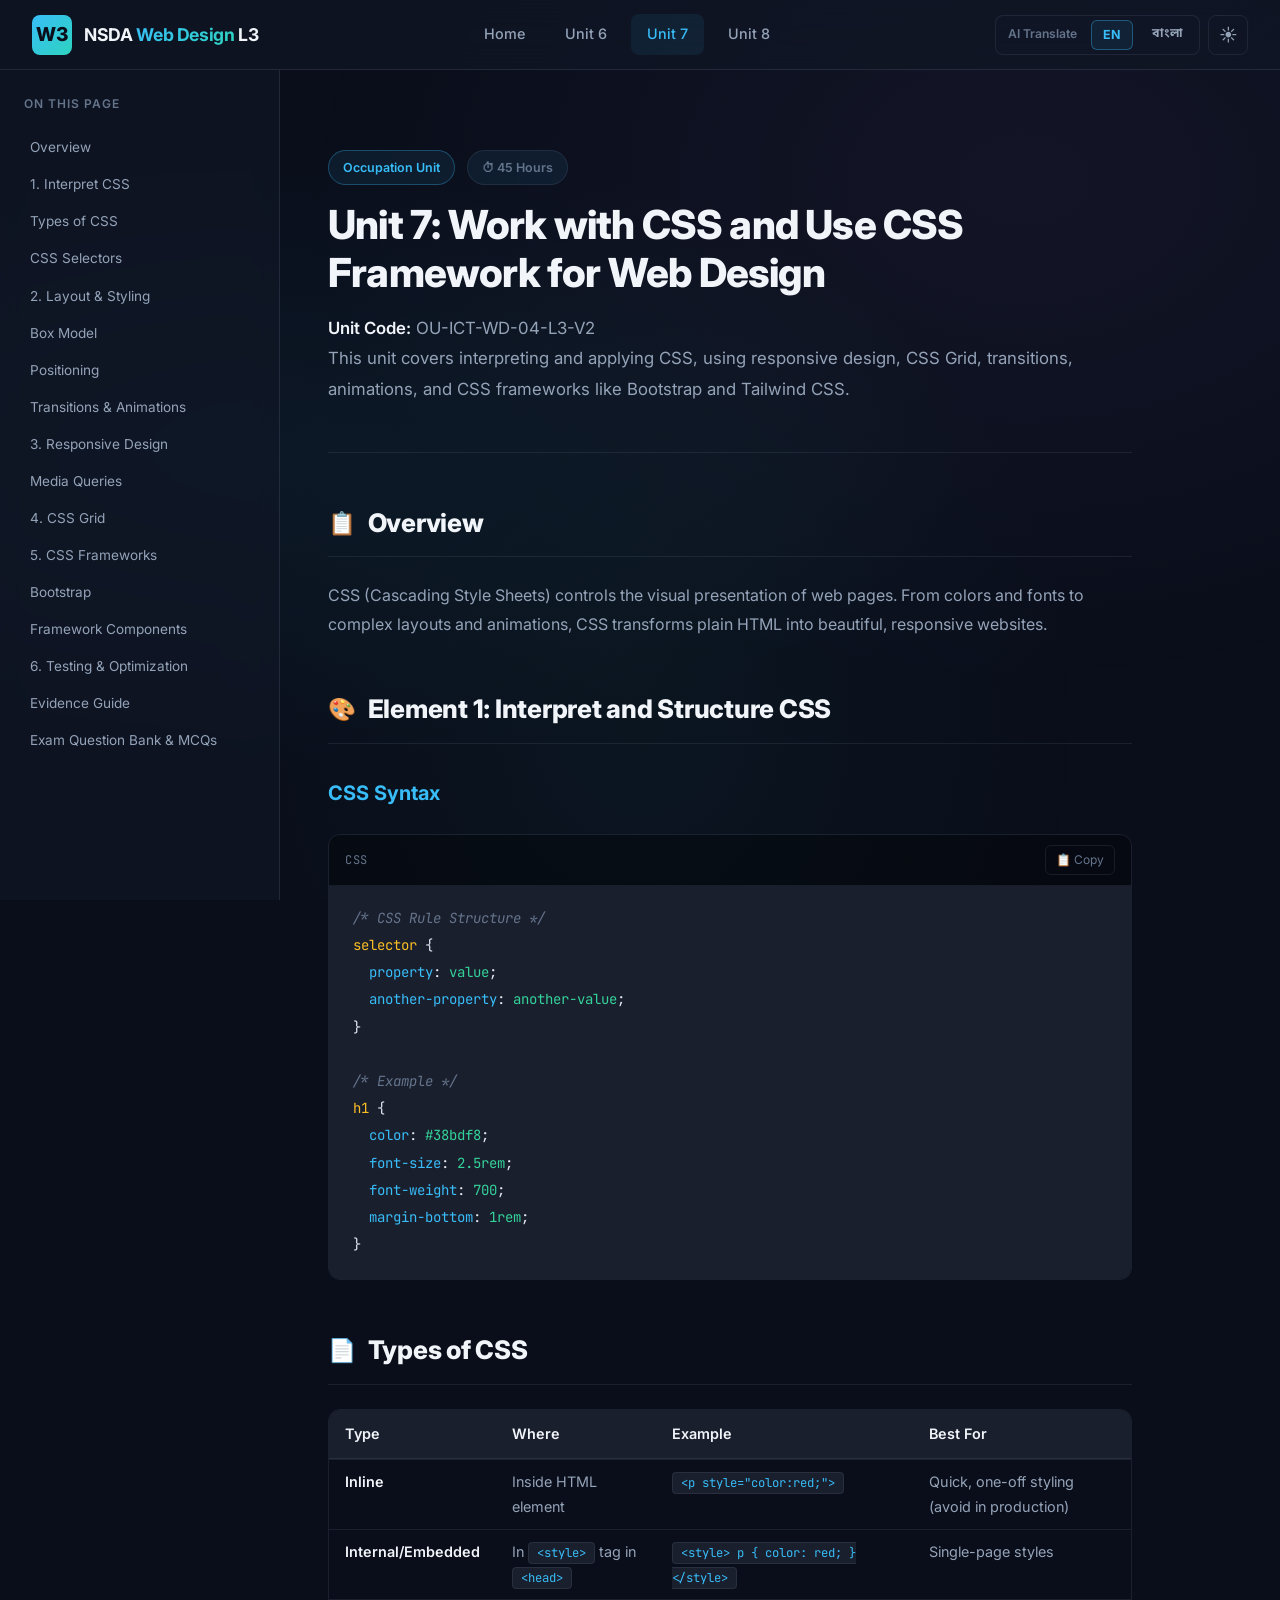
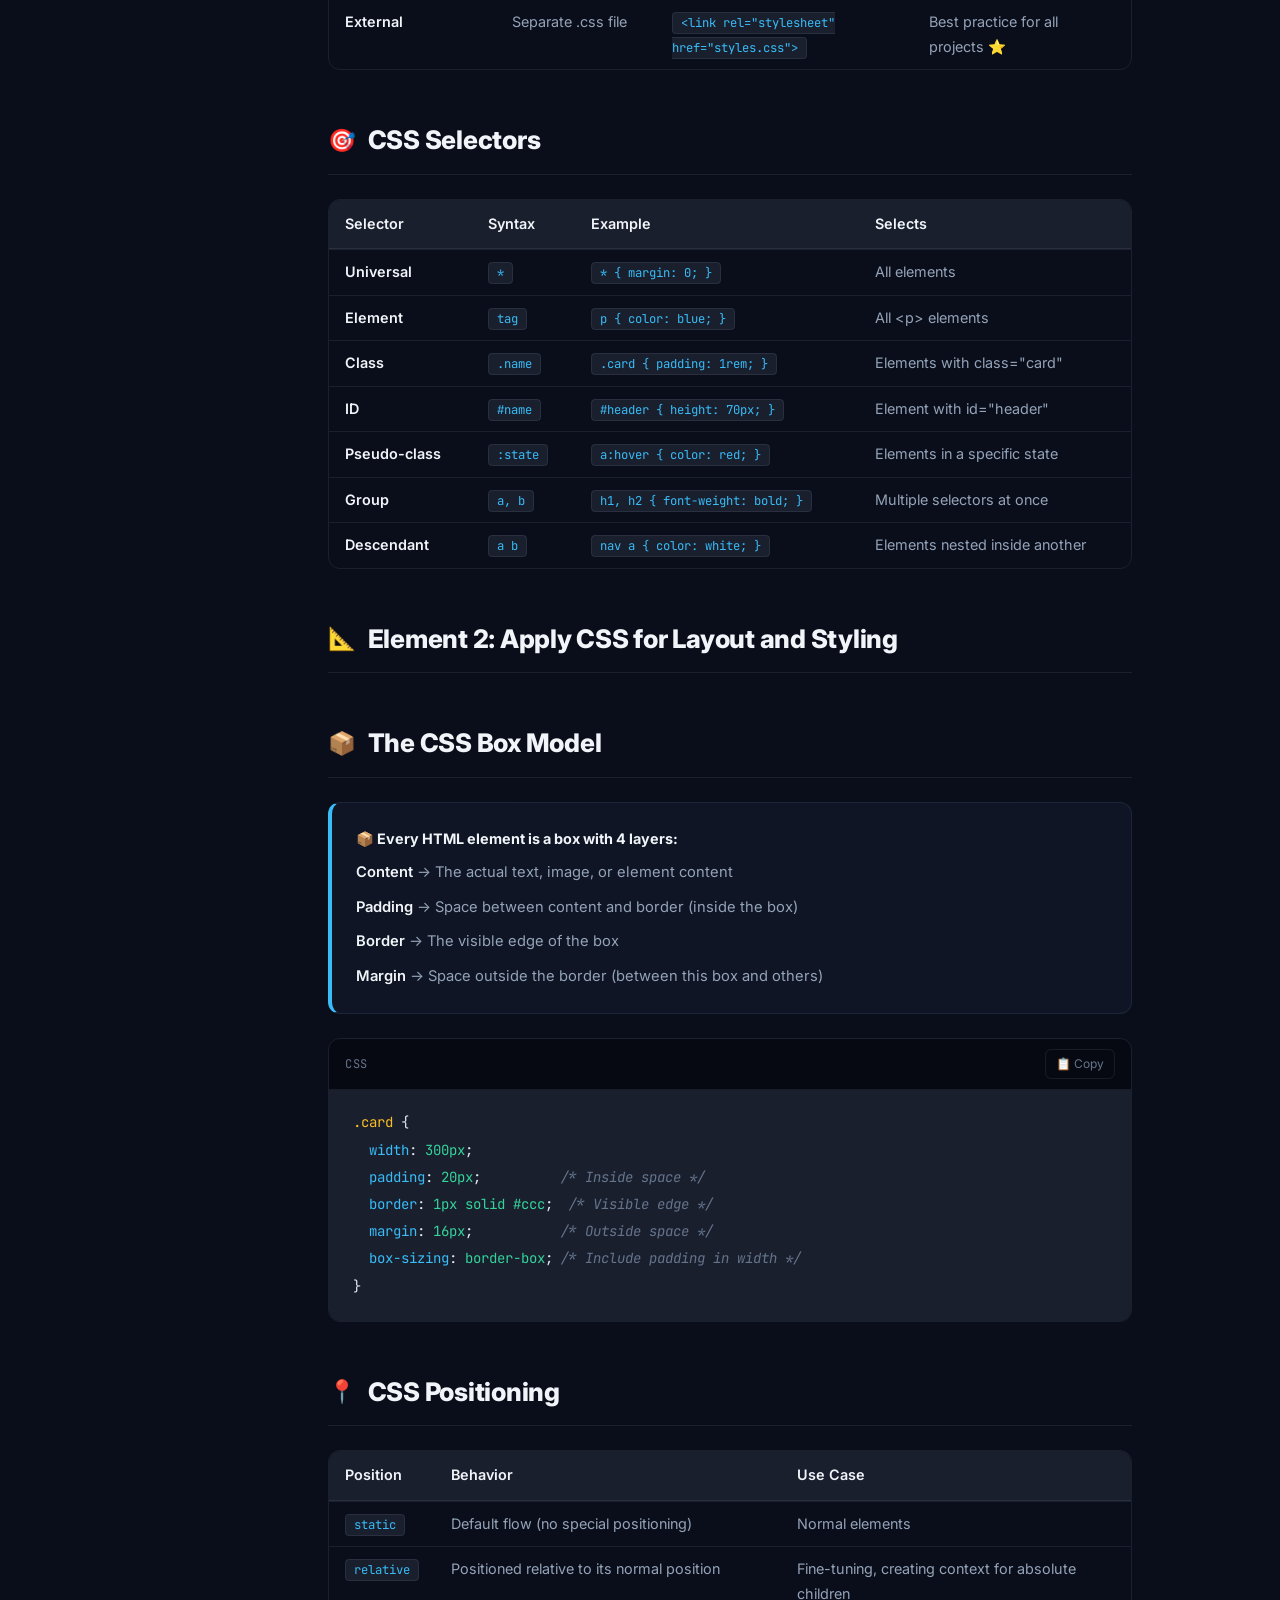
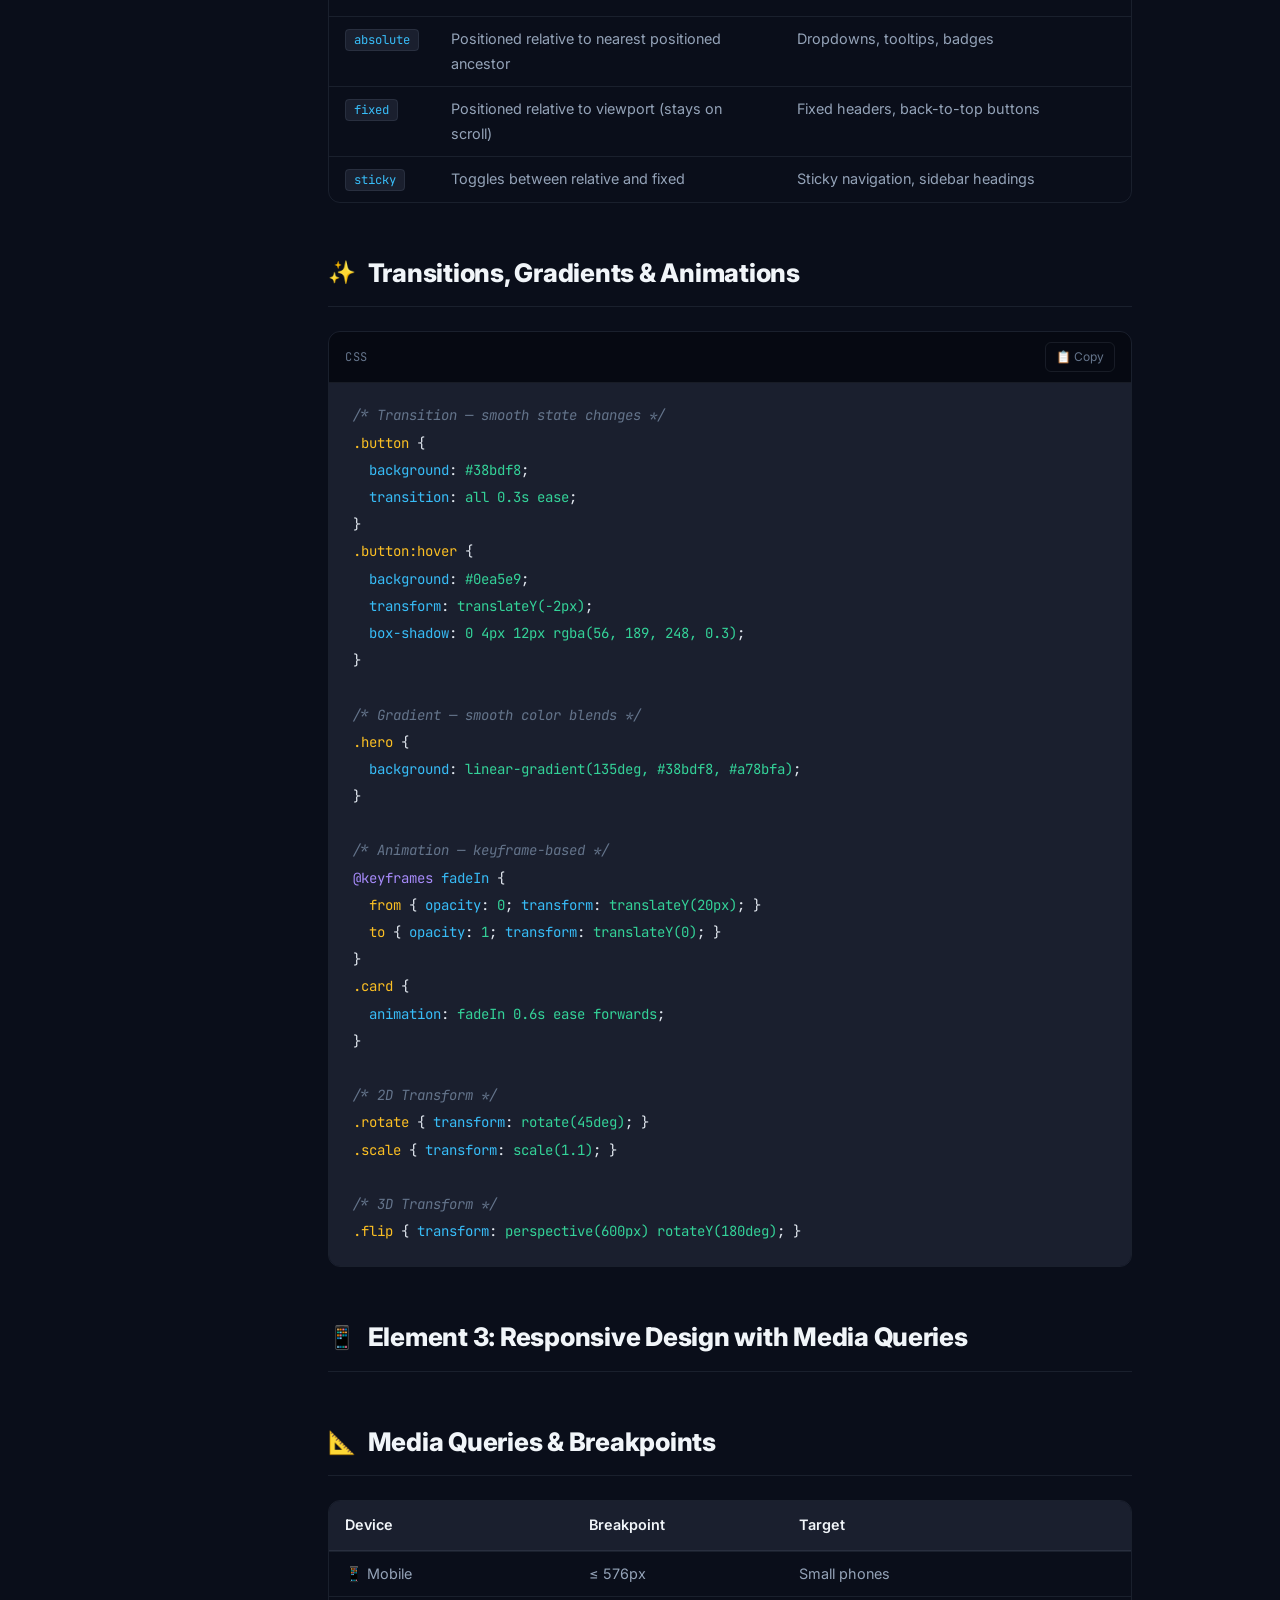
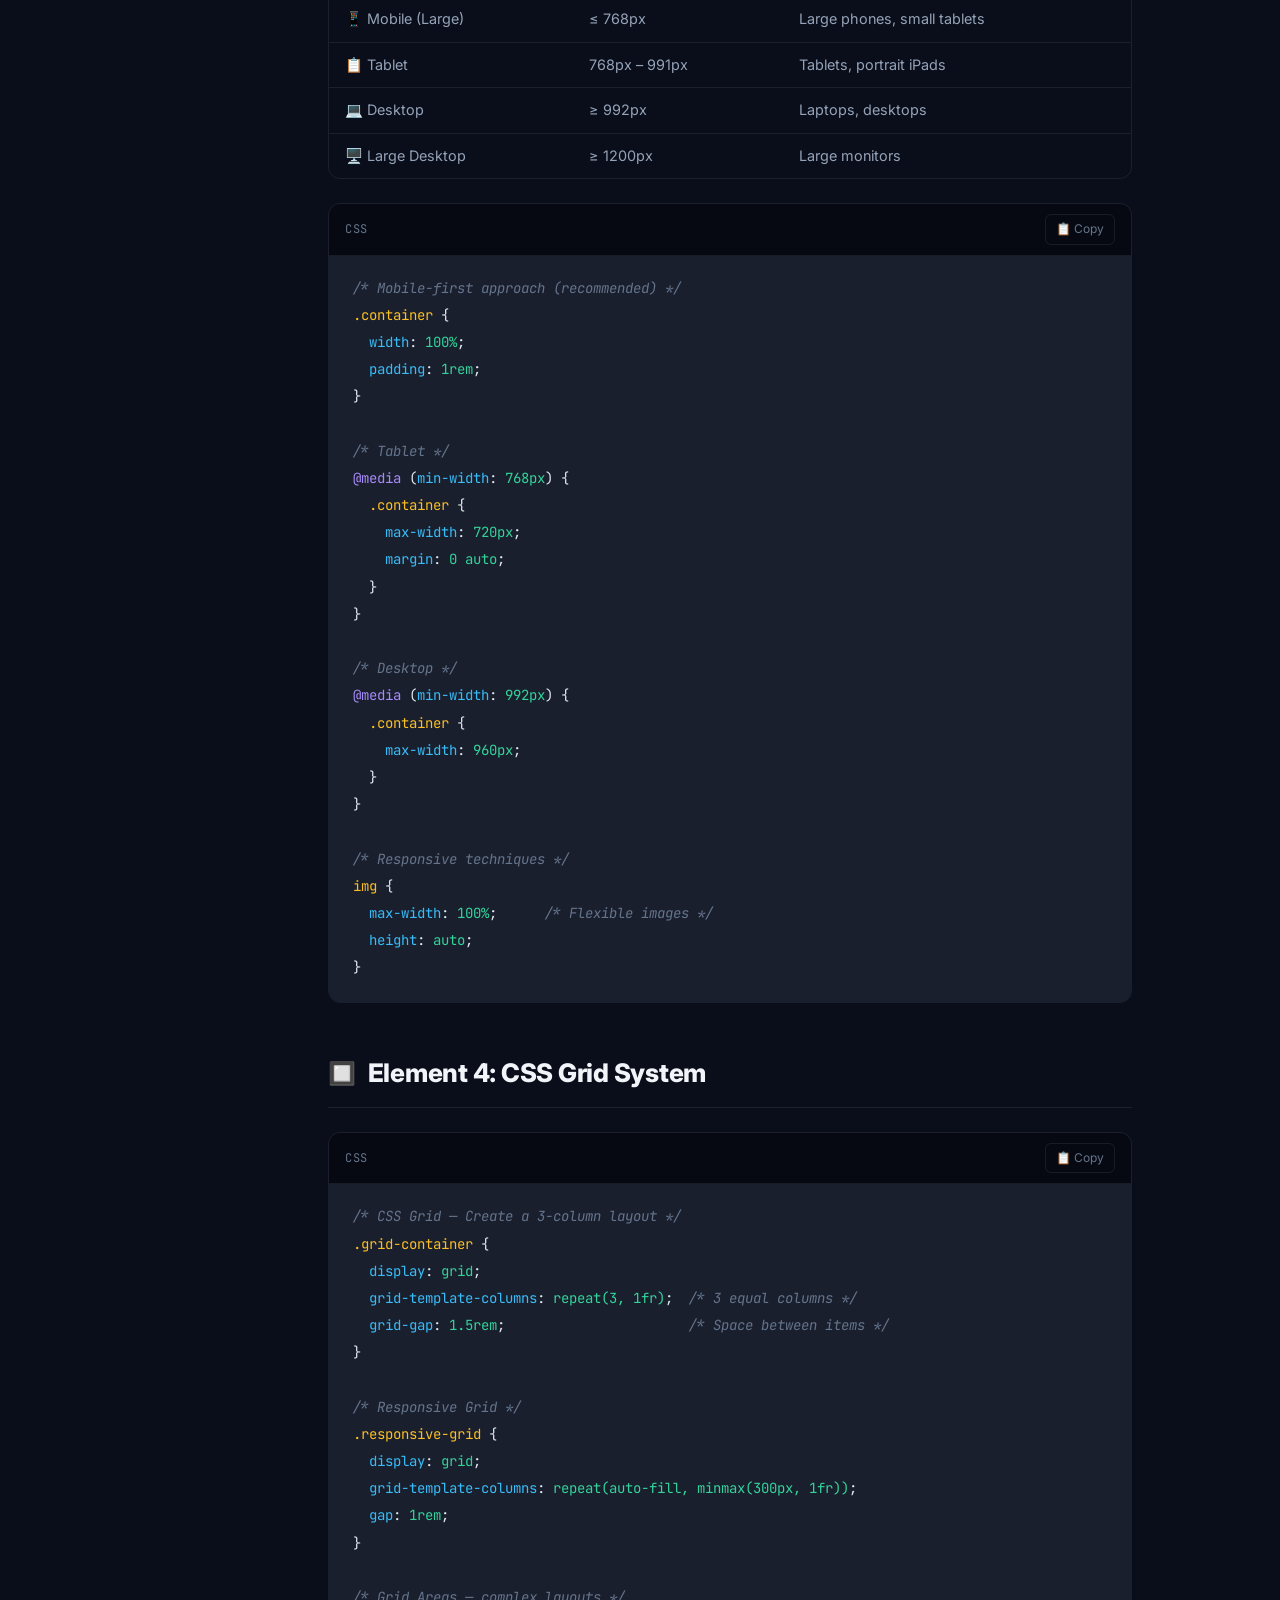
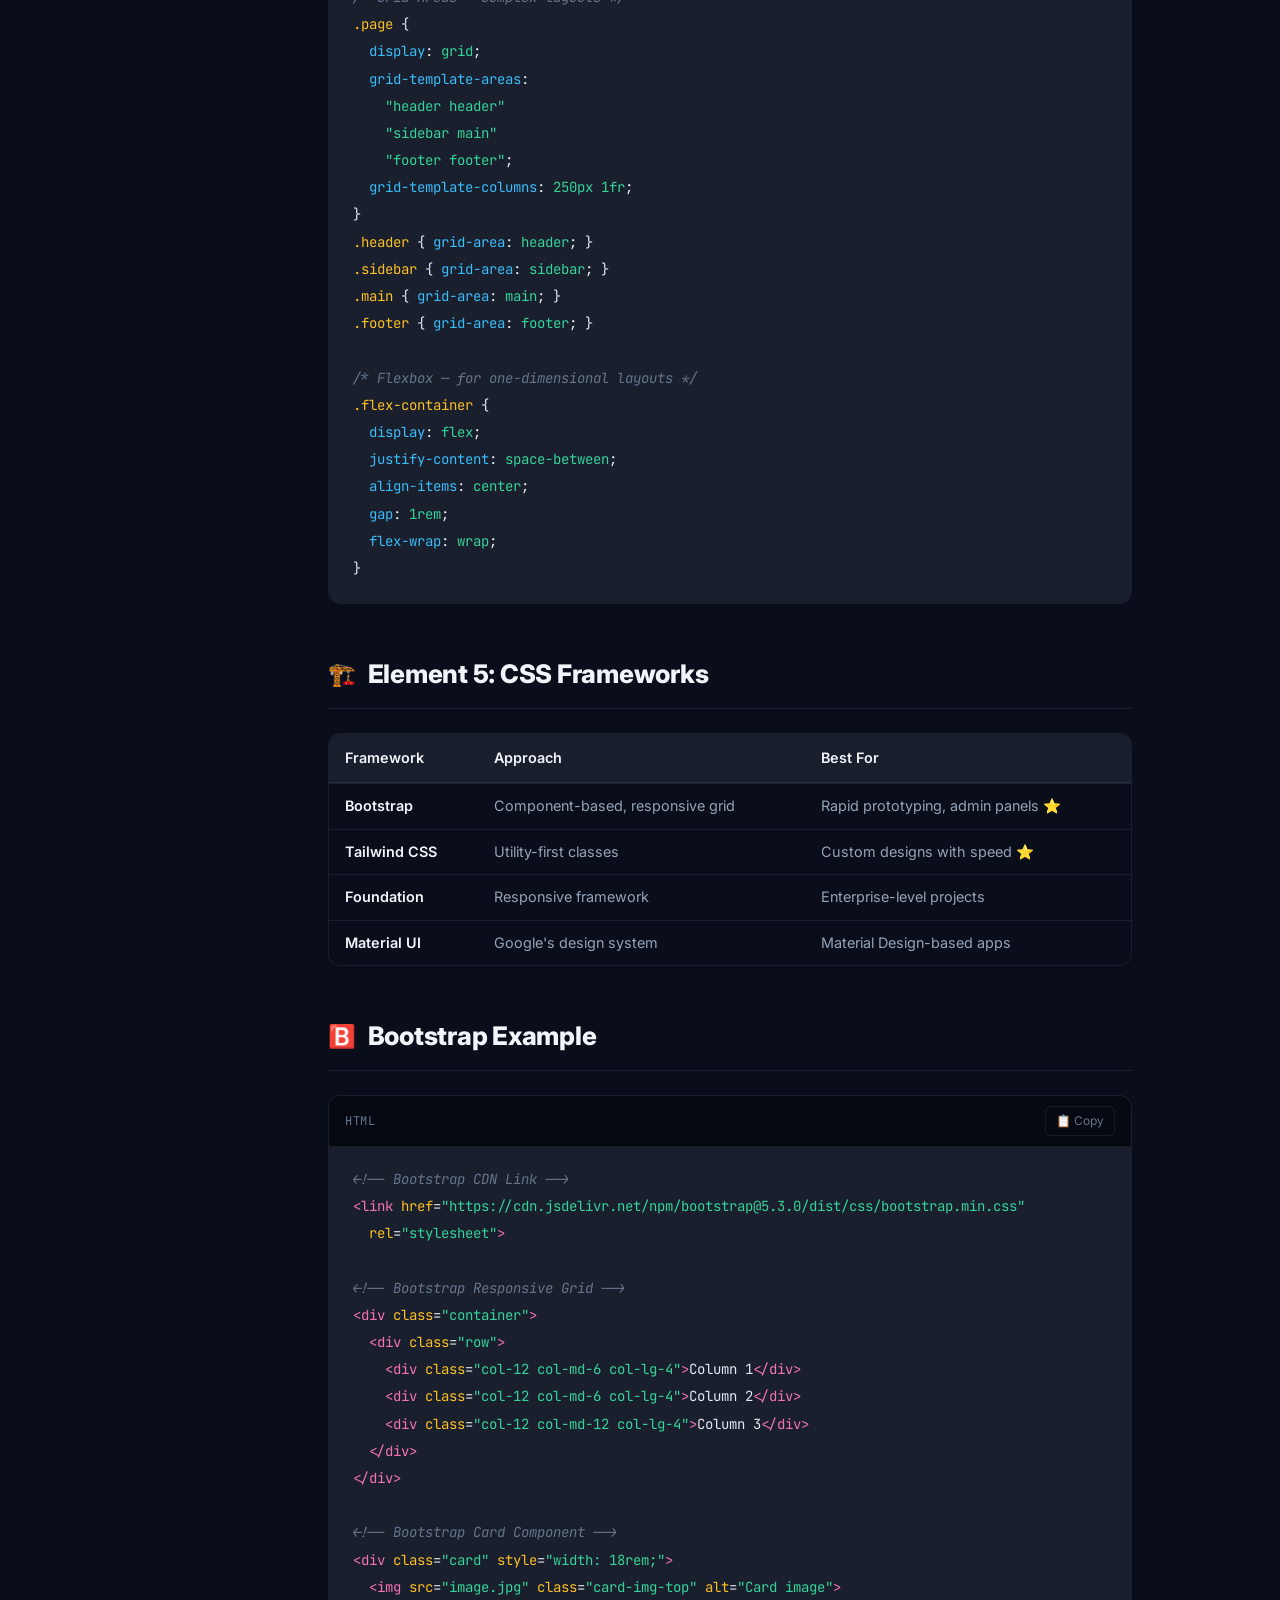
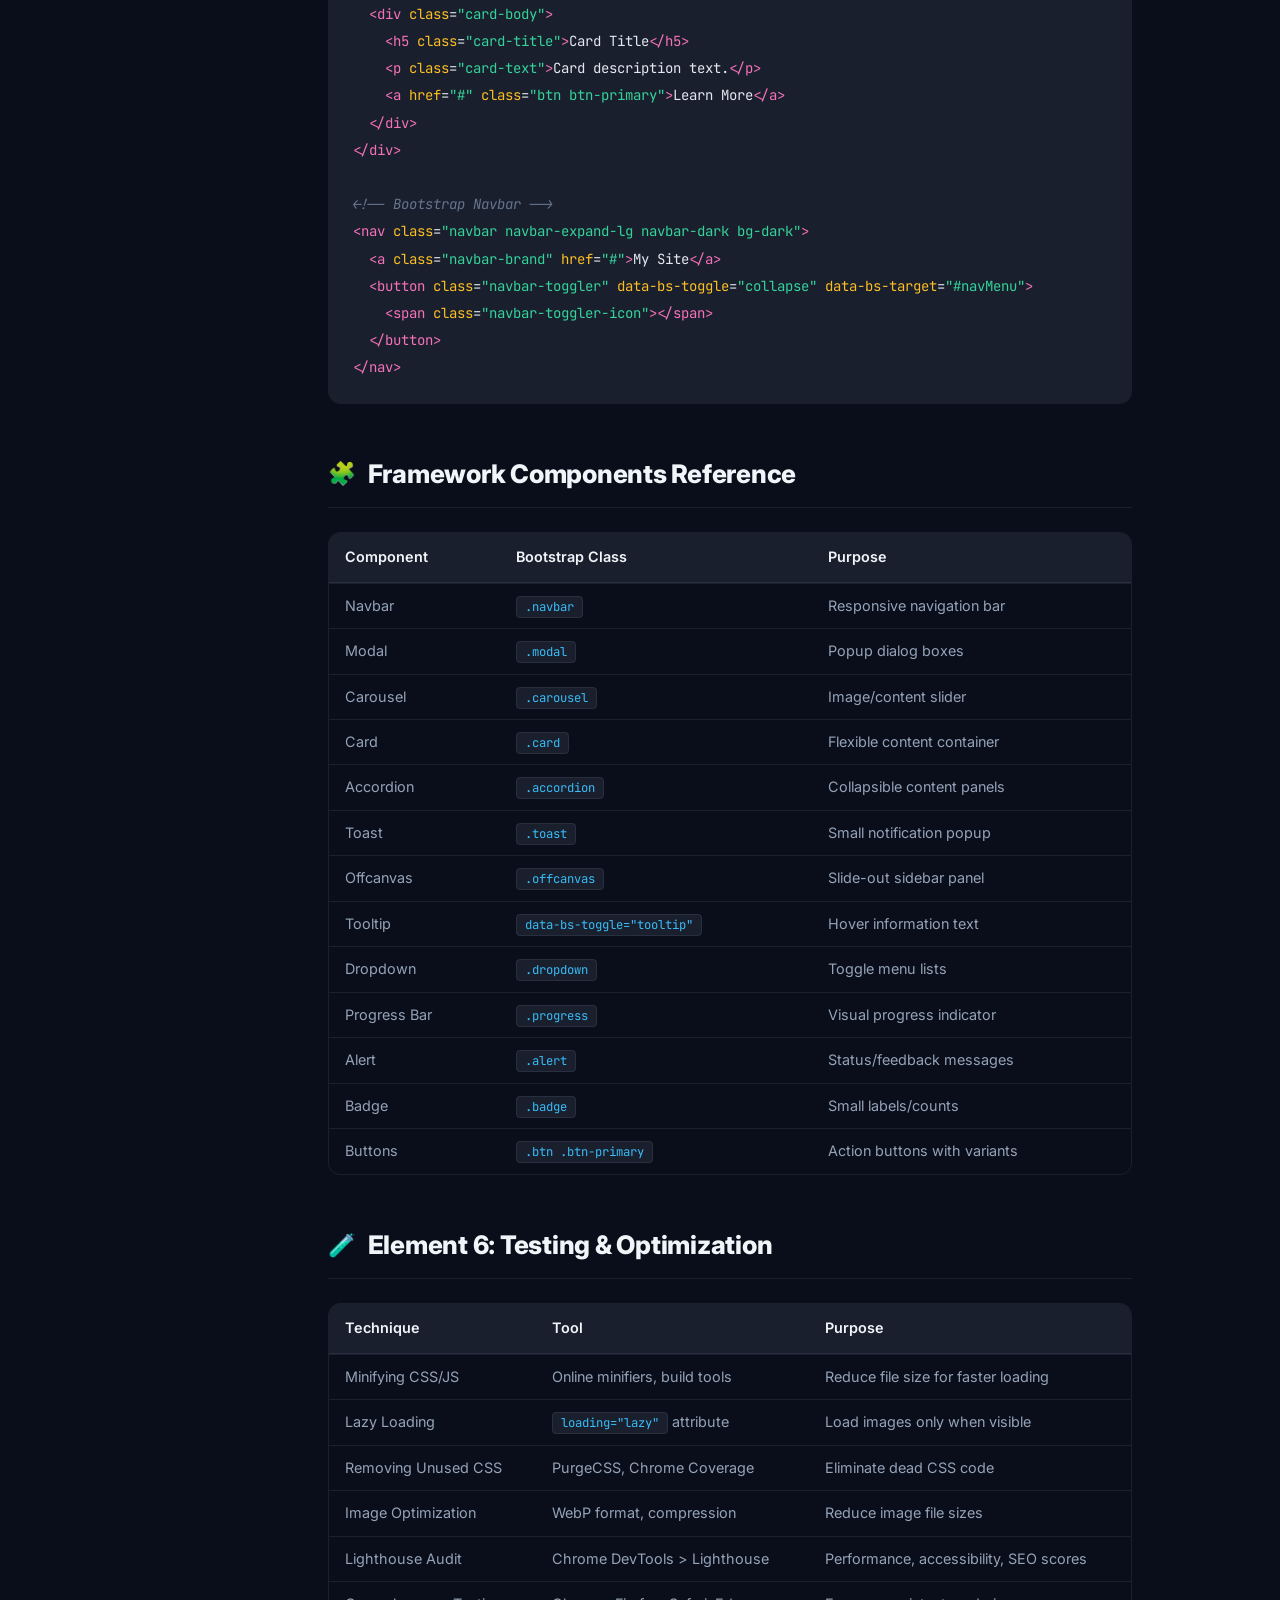
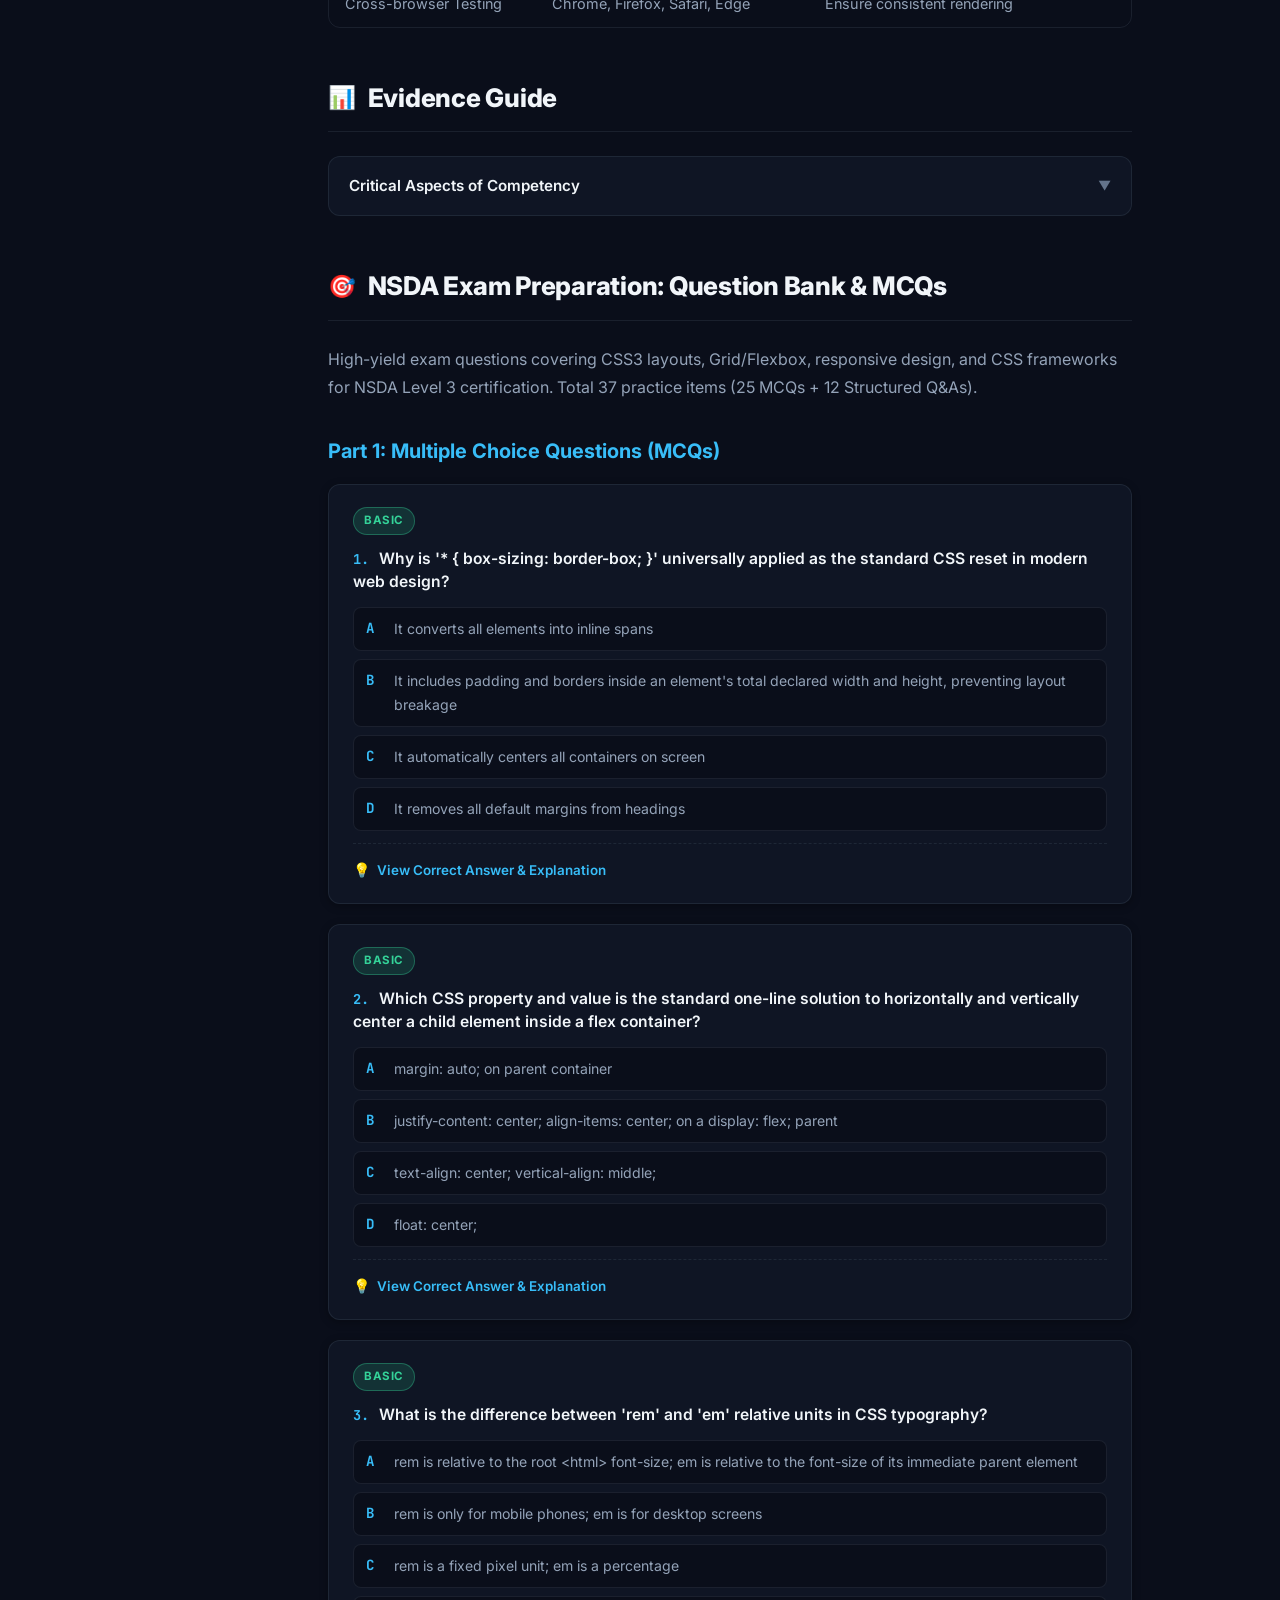
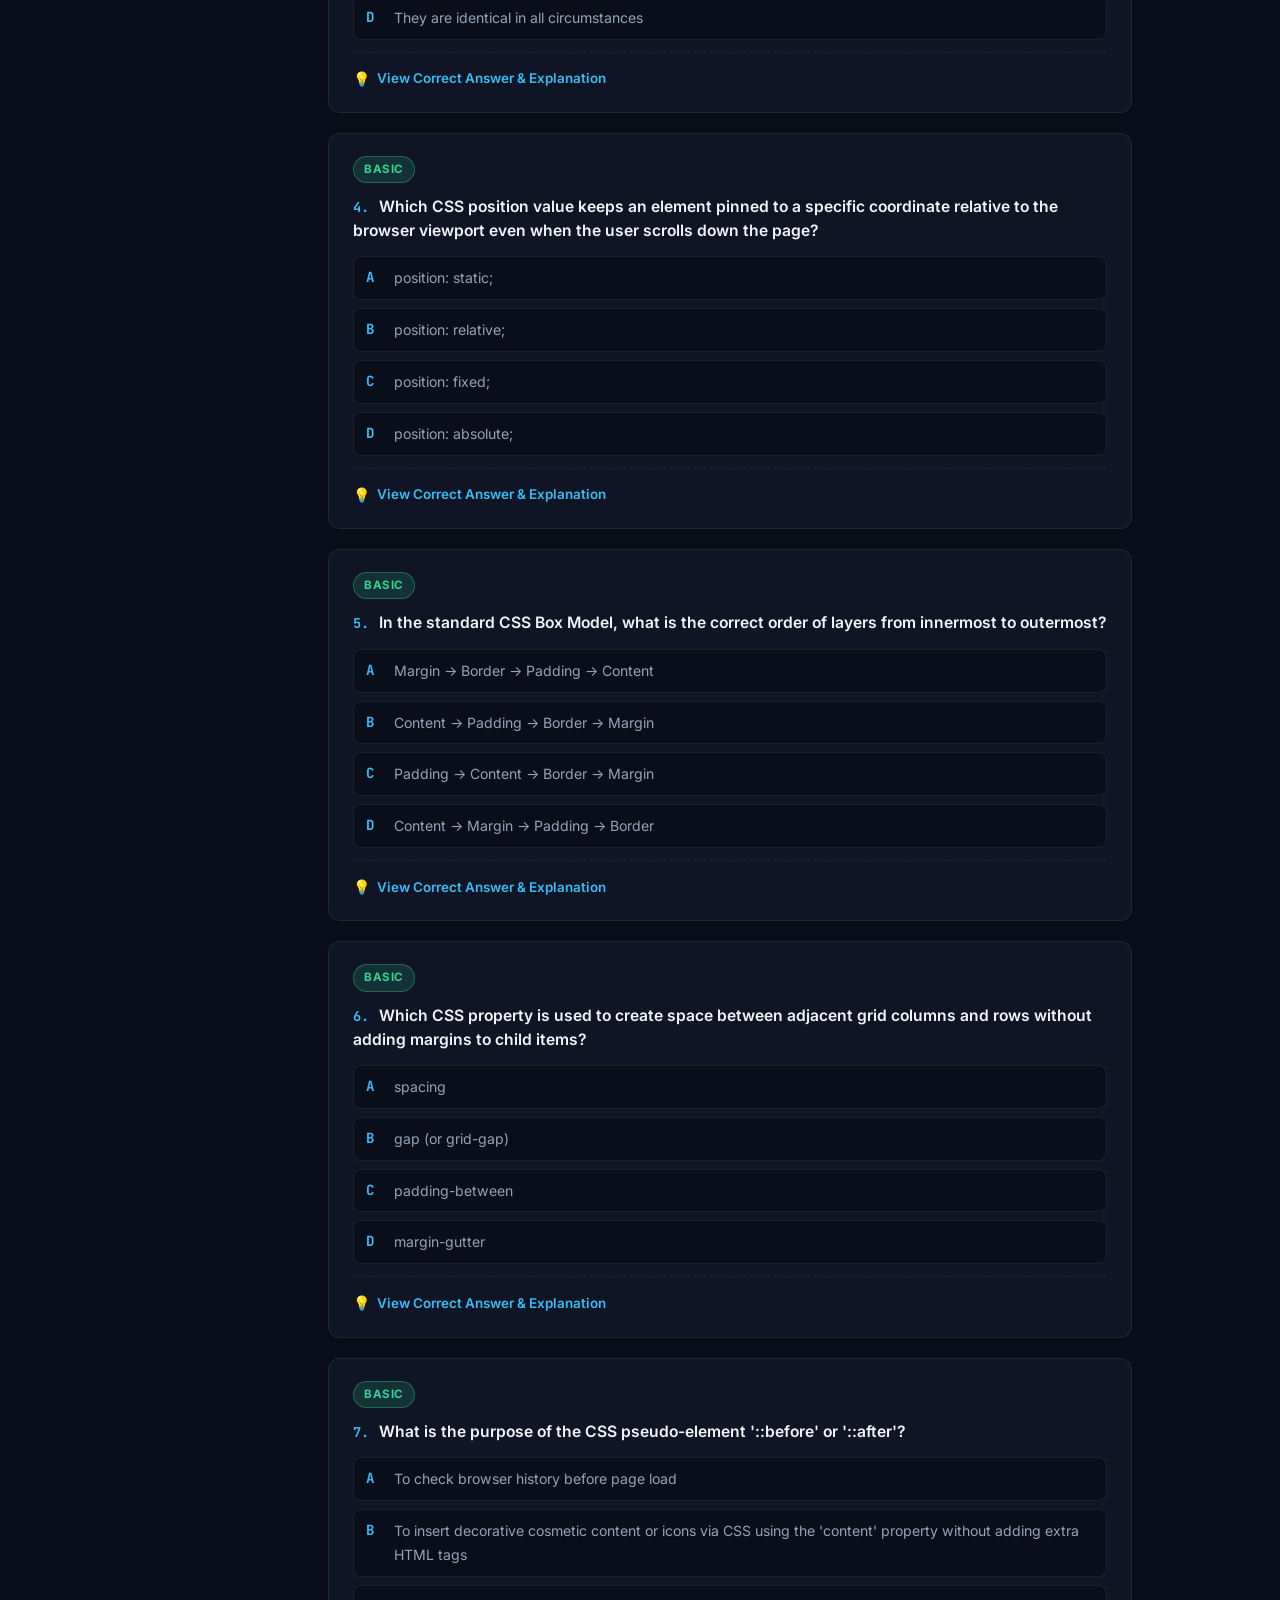
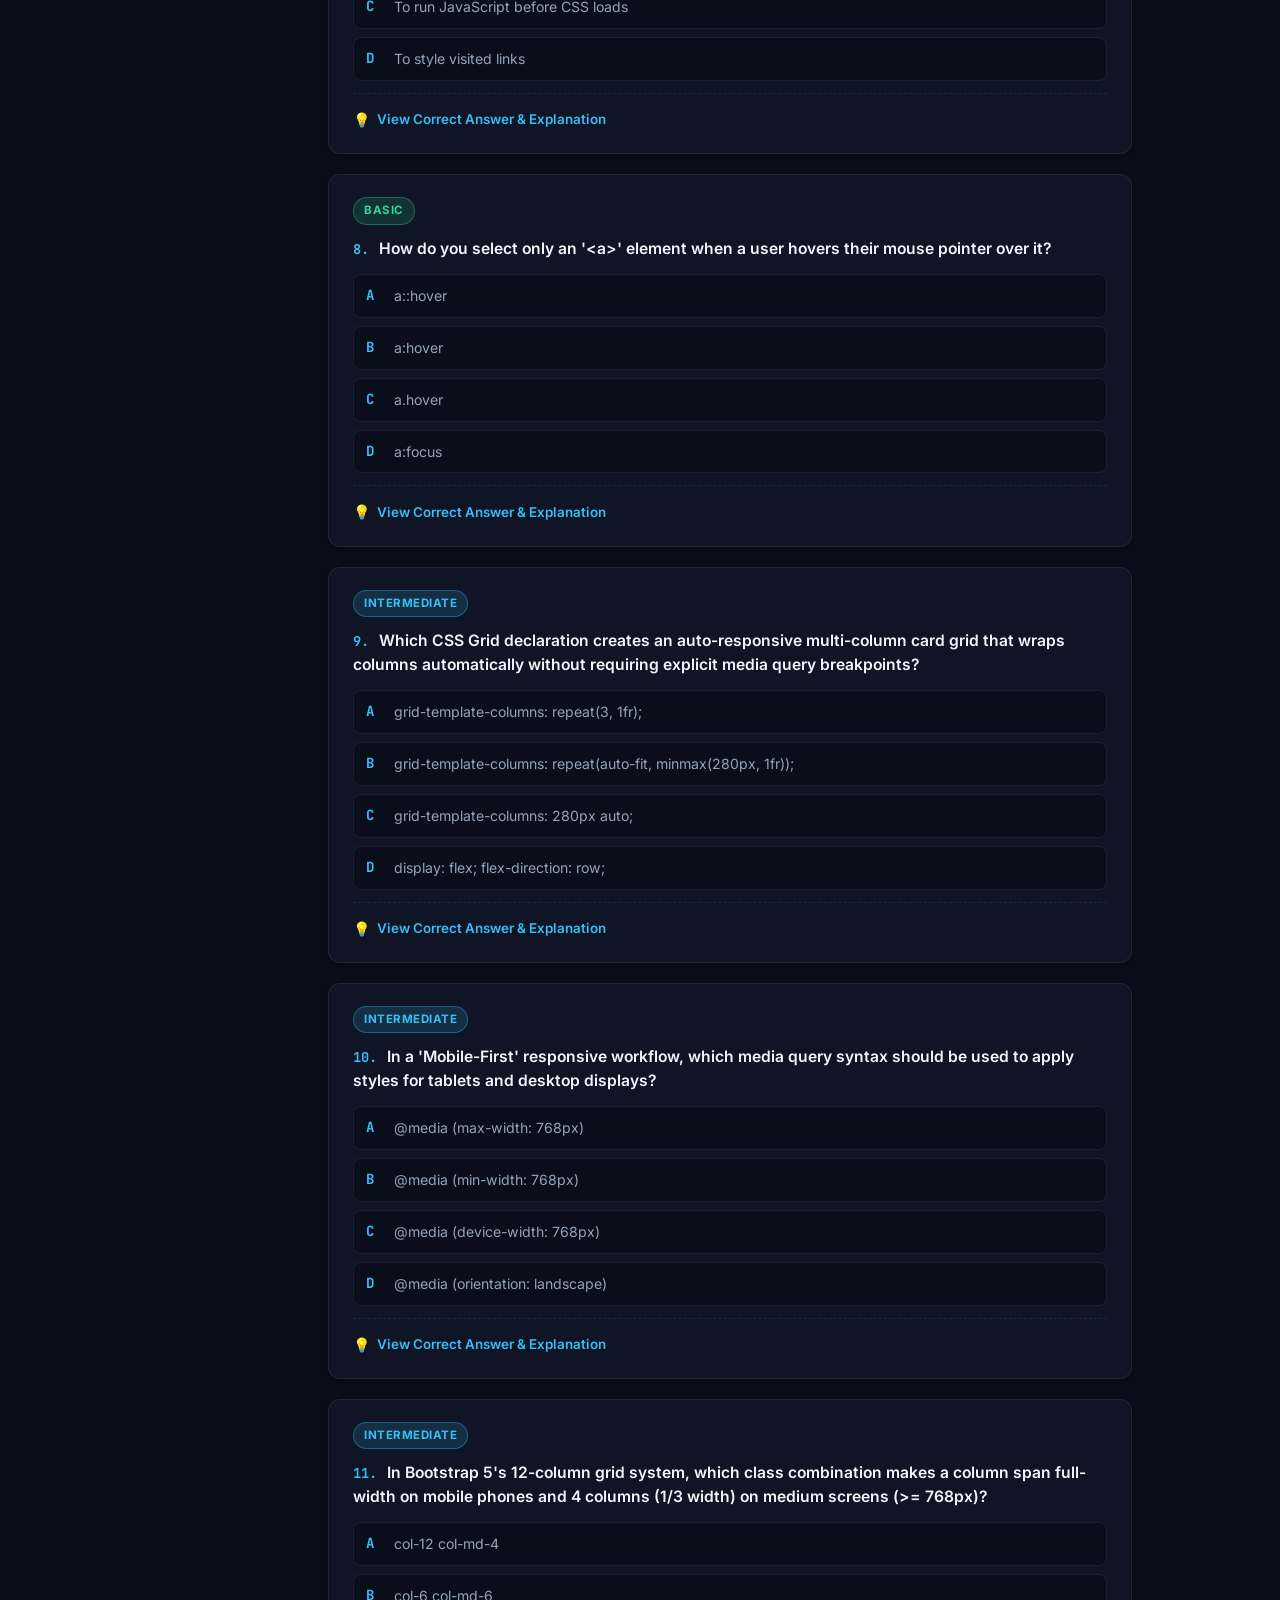
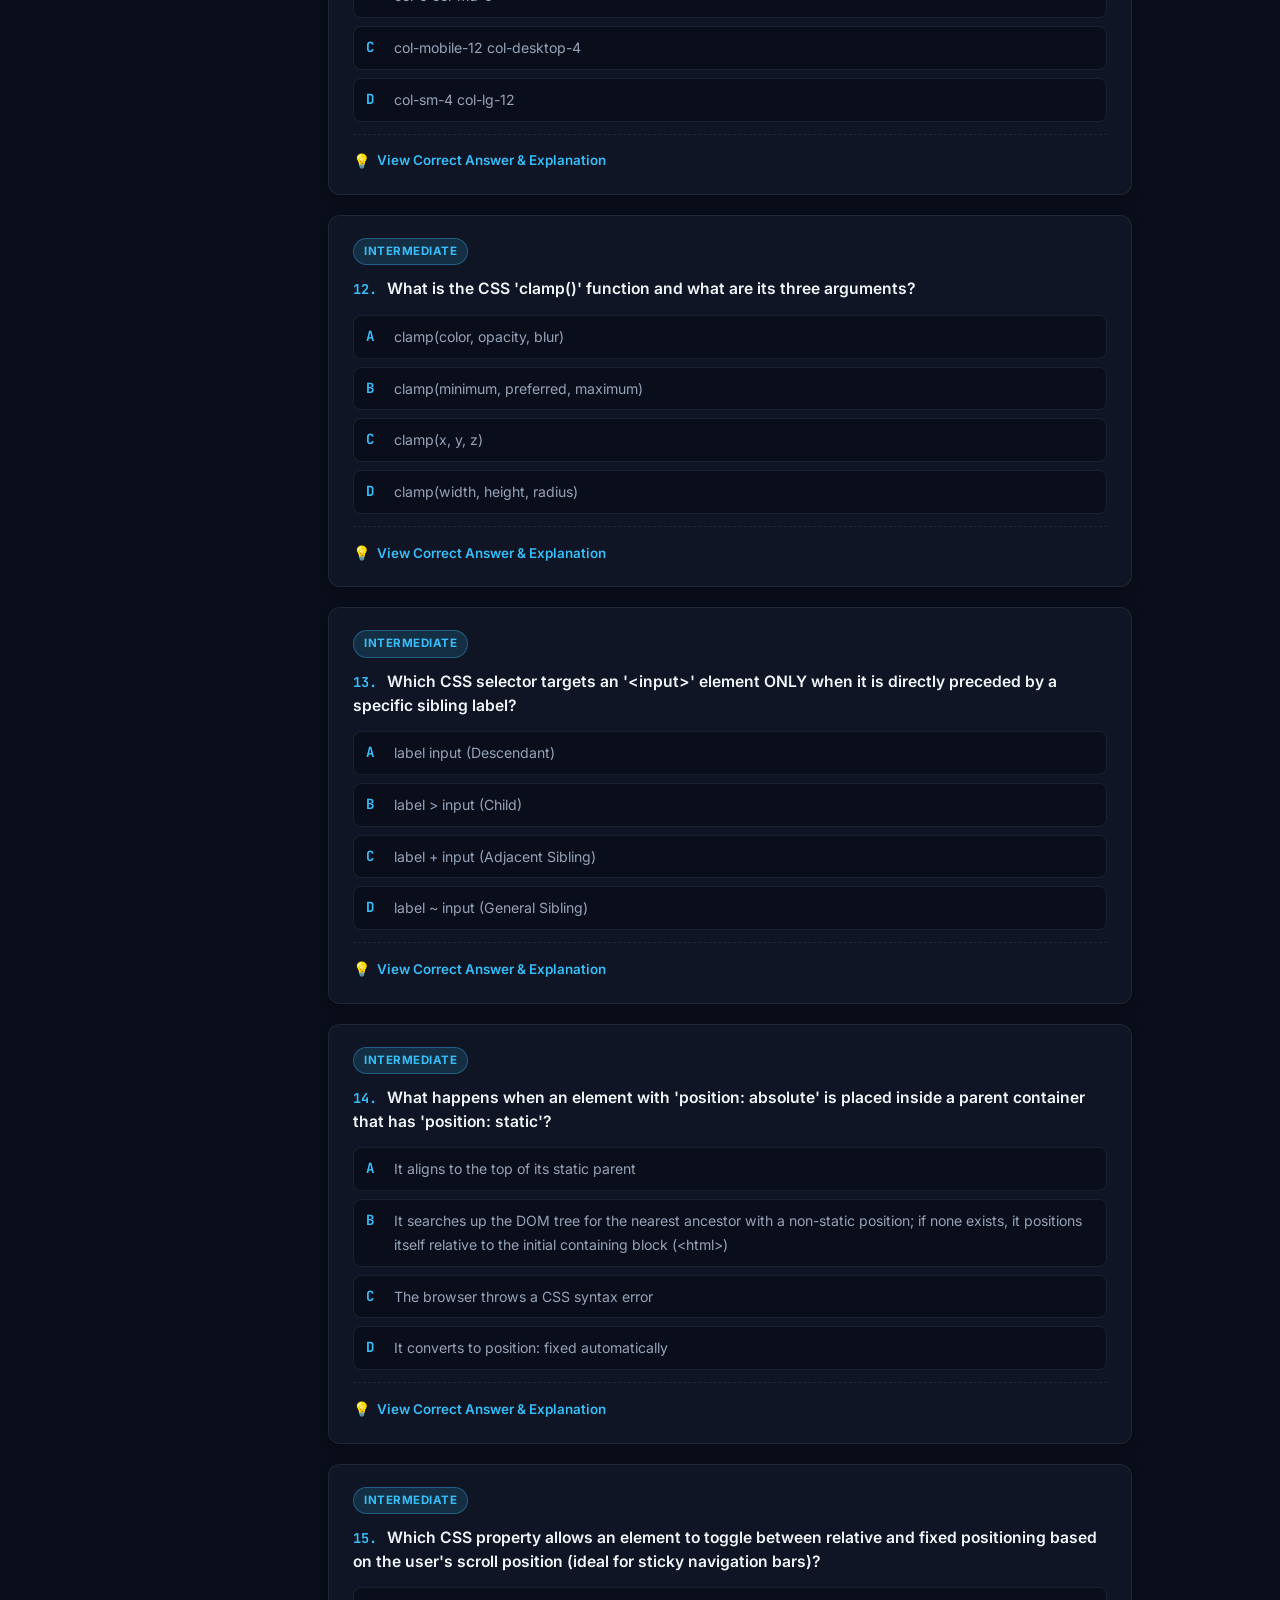
<file: unit7-css.html>
<!DOCTYPE html>
<html lang="en" data-theme="dark">
<head>
  <meta charset="UTF-8">
  <meta name="viewport" content="width=device-width, initial-scale=1.0">
  <meta name="description" content="Unit 7: Work with CSS and CSS Frameworks — OU-ICT-WD-04-L3-V2. Complete guide on CSS styling, selectors, box model, responsive design, Grid, Bootstrap, and Tailwind.">
  <title>Unit 7: Work with CSS & CSS Frameworks — NSDA Web Design L3</title>
  <link rel="stylesheet" href="styles.css">
</head>
<body>
<div id="scroll-progress"></div>
<header class="header">
  <a href="index.html" class="header-logo"><div class="header-logo-icon">W3</div><div class="header-logo-text">NSDA <span>Web Design</span> L3</div></a>
  <nav class="header-nav">
    <a href="index.html">Home</a><a href="unit6-html.html">Unit 6</a><a href="unit7-css.html" class="active">Unit 7</a><a href="unit8-design-to-web.html">Unit 8</a>
  </nav>
  <div style="display:flex;align-items:center;gap:8px;">
    <button class="theme-toggle" id="theme-toggle" aria-label="Toggle theme">🌙</button>
    <button class="hamburger" id="hamburger" aria-label="Menu"><span></span><span></span><span></span></button>
  </div>
</header>
<nav class="mobile-nav" id="mobile-nav">
  <a href="index.html">Home</a><a href="unit1-negotiation.html">Unit 1</a><a href="unit2-osh.html">Unit 2</a><a href="unit3-documents.html">Unit 3</a><a href="unit4-visual-design.html">Unit 4</a><a href="unit5-environment.html">Unit 5</a><a href="unit6-html.html">Unit 6</a><a href="unit7-css.html">Unit 7</a><a href="unit8-design-to-web.html">Unit 8</a><a href="unit9-javascript.html">Unit 9</a>
</nav>

<div class="page-layout">
  <aside class="sidebar" id="sidebar">
    <div class="sidebar-title">On This Page</div>
    <nav class="sidebar-nav">
      <a href="#overview">Overview</a>
      <a href="#element1">1. Interpret CSS</a>
      <a href="#types">Types of CSS</a>
      <a href="#selectors">CSS Selectors</a>
      <a href="#element2">2. Layout & Styling</a>
      <a href="#box-model">Box Model</a>
      <a href="#positioning">Positioning</a>
      <a href="#transitions">Transitions & Animations</a>
      <a href="#element3">3. Responsive Design</a>
      <a href="#media-queries">Media Queries</a>
      <a href="#element4">4. CSS Grid</a>
      <a href="#element5">5. CSS Frameworks</a>
      <a href="#bootstrap">Bootstrap</a>
      <a href="#components">Framework Components</a>
      <a href="#element6">6. Testing & Optimization</a>
      <a href="#evidence">Evidence Guide</a>
      <a href="#exam-prep">Exam Question Bank & MCQs</a>
    </nav>
  </aside>

  <div class="page-content">
    <div class="content">

      <div class="unit-header">
        <div class="unit-header-meta">
          <span class="unit-badge badge-occupation">Occupation Unit</span>
          <span class="unit-badge badge-hours">⏱ 45 Hours</span>
        </div>
        <h1>Unit 7: Work with CSS and Use CSS Framework for Web Design</h1>
        <p class="unit-header-desc">
          <strong>Unit Code:</strong> OU-ICT-WD-04-L3-V2<br>
          This unit covers interpreting and applying CSS, using responsive design, CSS Grid, transitions, animations, and CSS frameworks like Bootstrap and Tailwind CSS.
        </p>
      </div>

      <h2 id="overview"><span class="icon">📋</span> Overview</h2>
      <p>CSS (Cascading Style Sheets) controls the visual presentation of web pages. From colors and fonts to complex layouts and animations, CSS transforms plain HTML into beautiful, responsive websites.</p>

      <h2 id="element1"><span class="icon">🎨</span> Element 1: Interpret and Structure CSS</h2>

      <h3>CSS Syntax</h3>
      <div class="code-block">
        <div class="code-block-header"><span class="code-block-lang">CSS</span><button class="code-block-copy">📋 Copy</button></div>
        <pre><code><span class="comment">/* CSS Rule Structure */</span>
<span class="selector">selector</span> {
  <span class="property">property</span>: <span class="value">value</span>;
  <span class="property">another-property</span>: <span class="value">another-value</span>;
}

<span class="comment">/* Example */</span>
<span class="selector">h1</span> {
  <span class="property">color</span>: <span class="value">#38bdf8</span>;
  <span class="property">font-size</span>: <span class="value">2.5rem</span>;
  <span class="property">font-weight</span>: <span class="value">700</span>;
  <span class="property">margin-bottom</span>: <span class="value">1rem</span>;
}</code></pre>
      </div>

      <h2 id="types"><span class="icon">📄</span> Types of CSS</h2>
      <div class="table-wrapper">
        <table>
          <thead><tr><th>Type</th><th>Where</th><th>Example</th><th>Best For</th></tr></thead>
          <tbody>
            <tr><td><strong>Inline</strong></td><td>Inside HTML element</td><td><code>&lt;p style="color:red;"&gt;</code></td><td>Quick, one-off styling (avoid in production)</td></tr>
            <tr><td><strong>Internal/Embedded</strong></td><td>In <code>&lt;style&gt;</code> tag in <code>&lt;head&gt;</code></td><td><code>&lt;style&gt; p { color: red; } &lt;/style&gt;</code></td><td>Single-page styles</td></tr>
            <tr><td><strong>External</strong></td><td>Separate .css file</td><td><code>&lt;link rel="stylesheet" href="styles.css"&gt;</code></td><td>Best practice for all projects ⭐</td></tr>
          </tbody>
        </table>
      </div>

      <h2 id="selectors"><span class="icon">🎯</span> CSS Selectors</h2>
      <div class="table-wrapper">
        <table>
          <thead><tr><th>Selector</th><th>Syntax</th><th>Example</th><th>Selects</th></tr></thead>
          <tbody>
            <tr><td><strong>Universal</strong></td><td><code>*</code></td><td><code>* { margin: 0; }</code></td><td>All elements</td></tr>
            <tr><td><strong>Element</strong></td><td><code>tag</code></td><td><code>p { color: blue; }</code></td><td>All &lt;p&gt; elements</td></tr>
            <tr><td><strong>Class</strong></td><td><code>.name</code></td><td><code>.card { padding: 1rem; }</code></td><td>Elements with class="card"</td></tr>
            <tr><td><strong>ID</strong></td><td><code>#name</code></td><td><code>#header { height: 70px; }</code></td><td>Element with id="header"</td></tr>
            <tr><td><strong>Pseudo-class</strong></td><td><code>:state</code></td><td><code>a:hover { color: red; }</code></td><td>Elements in a specific state</td></tr>
            <tr><td><strong>Group</strong></td><td><code>a, b</code></td><td><code>h1, h2 { font-weight: bold; }</code></td><td>Multiple selectors at once</td></tr>
            <tr><td><strong>Descendant</strong></td><td><code>a b</code></td><td><code>nav a { color: white; }</code></td><td>Elements nested inside another</td></tr>
          </tbody>
        </table>
      </div>

      <h2 id="element2"><span class="icon">📐</span> Element 2: Apply CSS for Layout and Styling</h2>

      <h2 id="box-model"><span class="icon">📦</span> The CSS Box Model</h2>
      <div class="info-box">
        <div class="info-box-title">📦 Every HTML element is a box with 4 layers:</div>
        <p><strong>Content</strong> → The actual text, image, or element content</p>
        <p><strong>Padding</strong> → Space between content and border (inside the box)</p>
        <p><strong>Border</strong> → The visible edge of the box</p>
        <p><strong>Margin</strong> → Space outside the border (between this box and others)</p>
      </div>

      <div class="code-block">
        <div class="code-block-header"><span class="code-block-lang">CSS</span><button class="code-block-copy">📋 Copy</button></div>
        <pre><code><span class="selector">.card</span> {
  <span class="property">width</span>: <span class="value">300px</span>;
  <span class="property">padding</span>: <span class="value">20px</span>;          <span class="comment">/* Inside space */</span>
  <span class="property">border</span>: <span class="value">1px solid #ccc</span>;  <span class="comment">/* Visible edge */</span>
  <span class="property">margin</span>: <span class="value">16px</span>;           <span class="comment">/* Outside space */</span>
  <span class="property">box-sizing</span>: <span class="value">border-box</span>; <span class="comment">/* Include padding in width */</span>
}</code></pre>
      </div>

      <h2 id="positioning"><span class="icon">📍</span> CSS Positioning</h2>
      <div class="table-wrapper">
        <table>
          <thead><tr><th>Position</th><th>Behavior</th><th>Use Case</th></tr></thead>
          <tbody>
            <tr><td><code>static</code></td><td>Default flow (no special positioning)</td><td>Normal elements</td></tr>
            <tr><td><code>relative</code></td><td>Positioned relative to its normal position</td><td>Fine-tuning, creating context for absolute children</td></tr>
            <tr><td><code>absolute</code></td><td>Positioned relative to nearest positioned ancestor</td><td>Dropdowns, tooltips, badges</td></tr>
            <tr><td><code>fixed</code></td><td>Positioned relative to viewport (stays on scroll)</td><td>Fixed headers, back-to-top buttons</td></tr>
            <tr><td><code>sticky</code></td><td>Toggles between relative and fixed</td><td>Sticky navigation, sidebar headings</td></tr>
          </tbody>
        </table>
      </div>

      <h2 id="transitions"><span class="icon">✨</span> Transitions, Gradients & Animations</h2>

      <div class="code-block">
        <div class="code-block-header"><span class="code-block-lang">CSS</span><button class="code-block-copy">📋 Copy</button></div>
        <pre><code><span class="comment">/* Transition — smooth state changes */</span>
<span class="selector">.button</span> {
  <span class="property">background</span>: <span class="value">#38bdf8</span>;
  <span class="property">transition</span>: <span class="value">all 0.3s ease</span>;
}
<span class="selector">.button:hover</span> {
  <span class="property">background</span>: <span class="value">#0ea5e9</span>;
  <span class="property">transform</span>: <span class="value">translateY(-2px)</span>;
  <span class="property">box-shadow</span>: <span class="value">0 4px 12px rgba(56, 189, 248, 0.3)</span>;
}

<span class="comment">/* Gradient — smooth color blends */</span>
<span class="selector">.hero</span> {
  <span class="property">background</span>: <span class="value">linear-gradient(135deg, #38bdf8, #a78bfa)</span>;
}

<span class="comment">/* Animation — keyframe-based */</span>
<span class="keyword">@keyframes</span> <span class="func">fadeIn</span> {
  <span class="selector">from</span> { <span class="property">opacity</span>: <span class="value">0</span>; <span class="property">transform</span>: <span class="value">translateY(20px)</span>; }
  <span class="selector">to</span> { <span class="property">opacity</span>: <span class="value">1</span>; <span class="property">transform</span>: <span class="value">translateY(0)</span>; }
}
<span class="selector">.card</span> {
  <span class="property">animation</span>: <span class="value">fadeIn 0.6s ease forwards</span>;
}

<span class="comment">/* 2D Transform */</span>
<span class="selector">.rotate</span> { <span class="property">transform</span>: <span class="value">rotate(45deg)</span>; }
<span class="selector">.scale</span> { <span class="property">transform</span>: <span class="value">scale(1.1)</span>; }

<span class="comment">/* 3D Transform */</span>
<span class="selector">.flip</span> { <span class="property">transform</span>: <span class="value">perspective(600px) rotateY(180deg)</span>; }</code></pre>
      </div>

      <h2 id="element3"><span class="icon">📱</span> Element 3: Responsive Design with Media Queries</h2>

      <h2 id="media-queries"><span class="icon">📐</span> Media Queries & Breakpoints</h2>

      <div class="table-wrapper">
        <table>
          <thead><tr><th>Device</th><th>Breakpoint</th><th>Target</th></tr></thead>
          <tbody>
            <tr><td>📱 Mobile</td><td>≤ 576px</td><td>Small phones</td></tr>
            <tr><td>📱 Mobile (Large)</td><td>≤ 768px</td><td>Large phones, small tablets</td></tr>
            <tr><td>📋 Tablet</td><td>768px – 991px</td><td>Tablets, portrait iPads</td></tr>
            <tr><td>💻 Desktop</td><td>≥ 992px</td><td>Laptops, desktops</td></tr>
            <tr><td>🖥️ Large Desktop</td><td>≥ 1200px</td><td>Large monitors</td></tr>
          </tbody>
        </table>
      </div>

      <div class="code-block">
        <div class="code-block-header"><span class="code-block-lang">CSS</span><button class="code-block-copy">📋 Copy</button></div>
        <pre><code><span class="comment">/* Mobile-first approach (recommended) */</span>
<span class="selector">.container</span> {
  <span class="property">width</span>: <span class="value">100%</span>;
  <span class="property">padding</span>: <span class="value">1rem</span>;
}

<span class="comment">/* Tablet */</span>
<span class="keyword">@media</span> (<span class="property">min-width</span>: <span class="value">768px</span>) {
  <span class="selector">.container</span> {
    <span class="property">max-width</span>: <span class="value">720px</span>;
    <span class="property">margin</span>: <span class="value">0 auto</span>;
  }
}

<span class="comment">/* Desktop */</span>
<span class="keyword">@media</span> (<span class="property">min-width</span>: <span class="value">992px</span>) {
  <span class="selector">.container</span> {
    <span class="property">max-width</span>: <span class="value">960px</span>;
  }
}

<span class="comment">/* Responsive techniques */</span>
<span class="selector">img</span> {
  <span class="property">max-width</span>: <span class="value">100%</span>;      <span class="comment">/* Flexible images */</span>
  <span class="property">height</span>: <span class="value">auto</span>;
}</code></pre>
      </div>

      <h2 id="element4"><span class="icon">🔲</span> Element 4: CSS Grid System</h2>

      <div class="code-block">
        <div class="code-block-header"><span class="code-block-lang">CSS</span><button class="code-block-copy">📋 Copy</button></div>
        <pre><code><span class="comment">/* CSS Grid — Create a 3-column layout */</span>
<span class="selector">.grid-container</span> {
  <span class="property">display</span>: <span class="value">grid</span>;
  <span class="property">grid-template-columns</span>: <span class="value">repeat(3, 1fr)</span>;  <span class="comment">/* 3 equal columns */</span>
  <span class="property">grid-gap</span>: <span class="value">1.5rem</span>;                       <span class="comment">/* Space between items */</span>
}

<span class="comment">/* Responsive Grid */</span>
<span class="selector">.responsive-grid</span> {
  <span class="property">display</span>: <span class="value">grid</span>;
  <span class="property">grid-template-columns</span>: <span class="value">repeat(auto-fill, minmax(300px, 1fr))</span>;
  <span class="property">gap</span>: <span class="value">1rem</span>;
}

<span class="comment">/* Grid Areas — complex layouts */</span>
<span class="selector">.page</span> {
  <span class="property">display</span>: <span class="value">grid</span>;
  <span class="property">grid-template-areas</span>:
    <span class="string">"header header"</span>
    <span class="string">"sidebar main"</span>
    <span class="string">"footer footer"</span>;
  <span class="property">grid-template-columns</span>: <span class="value">250px 1fr</span>;
}
<span class="selector">.header</span> { <span class="property">grid-area</span>: <span class="value">header</span>; }
<span class="selector">.sidebar</span> { <span class="property">grid-area</span>: <span class="value">sidebar</span>; }
<span class="selector">.main</span> { <span class="property">grid-area</span>: <span class="value">main</span>; }
<span class="selector">.footer</span> { <span class="property">grid-area</span>: <span class="value">footer</span>; }

<span class="comment">/* Flexbox — for one-dimensional layouts */</span>
<span class="selector">.flex-container</span> {
  <span class="property">display</span>: <span class="value">flex</span>;
  <span class="property">justify-content</span>: <span class="value">space-between</span>;
  <span class="property">align-items</span>: <span class="value">center</span>;
  <span class="property">gap</span>: <span class="value">1rem</span>;
  <span class="property">flex-wrap</span>: <span class="value">wrap</span>;
}</code></pre>
      </div>

      <h2 id="element5"><span class="icon">🏗️</span> Element 5: CSS Frameworks</h2>

      <div class="table-wrapper">
        <table>
          <thead><tr><th>Framework</th><th>Approach</th><th>Best For</th></tr></thead>
          <tbody>
            <tr><td><strong>Bootstrap</strong></td><td>Component-based, responsive grid</td><td>Rapid prototyping, admin panels ⭐</td></tr>
            <tr><td><strong>Tailwind CSS</strong></td><td>Utility-first classes</td><td>Custom designs with speed ⭐</td></tr>
            <tr><td><strong>Foundation</strong></td><td>Responsive framework</td><td>Enterprise-level projects</td></tr>
            <tr><td><strong>Material UI</strong></td><td>Google's design system</td><td>Material Design-based apps</td></tr>
          </tbody>
        </table>
      </div>

      <h2 id="bootstrap"><span class="icon">🅱️</span> Bootstrap Example</h2>
      <div class="code-block">
        <div class="code-block-header"><span class="code-block-lang">HTML</span><button class="code-block-copy">📋 Copy</button></div>
        <pre><code><span class="comment">&lt;!-- Bootstrap CDN Link --&gt;</span>
<span class="tag">&lt;link</span> <span class="attr">href</span>=<span class="val">"https://cdn.jsdelivr.net/npm/bootstrap@5.3.0/dist/css/bootstrap.min.css"</span>
  <span class="attr">rel</span>=<span class="val">"stylesheet"</span><span class="tag">&gt;</span>

<span class="comment">&lt;!-- Bootstrap Responsive Grid --&gt;</span>
<span class="tag">&lt;div</span> <span class="attr">class</span>=<span class="val">"container"</span><span class="tag">&gt;</span>
  <span class="tag">&lt;div</span> <span class="attr">class</span>=<span class="val">"row"</span><span class="tag">&gt;</span>
    <span class="tag">&lt;div</span> <span class="attr">class</span>=<span class="val">"col-12 col-md-6 col-lg-4"</span><span class="tag">&gt;</span>Column 1<span class="tag">&lt;/div&gt;</span>
    <span class="tag">&lt;div</span> <span class="attr">class</span>=<span class="val">"col-12 col-md-6 col-lg-4"</span><span class="tag">&gt;</span>Column 2<span class="tag">&lt;/div&gt;</span>
    <span class="tag">&lt;div</span> <span class="attr">class</span>=<span class="val">"col-12 col-md-12 col-lg-4"</span><span class="tag">&gt;</span>Column 3<span class="tag">&lt;/div&gt;</span>
  <span class="tag">&lt;/div&gt;</span>
<span class="tag">&lt;/div&gt;</span>

<span class="comment">&lt;!-- Bootstrap Card Component --&gt;</span>
<span class="tag">&lt;div</span> <span class="attr">class</span>=<span class="val">"card"</span> <span class="attr">style</span>=<span class="val">"width: 18rem;"</span><span class="tag">&gt;</span>
  <span class="tag">&lt;img</span> <span class="attr">src</span>=<span class="val">"image.jpg"</span> <span class="attr">class</span>=<span class="val">"card-img-top"</span> <span class="attr">alt</span>=<span class="val">"Card image"</span><span class="tag">&gt;</span>
  <span class="tag">&lt;div</span> <span class="attr">class</span>=<span class="val">"card-body"</span><span class="tag">&gt;</span>
    <span class="tag">&lt;h5</span> <span class="attr">class</span>=<span class="val">"card-title"</span><span class="tag">&gt;</span>Card Title<span class="tag">&lt;/h5&gt;</span>
    <span class="tag">&lt;p</span> <span class="attr">class</span>=<span class="val">"card-text"</span><span class="tag">&gt;</span>Card description text.<span class="tag">&lt;/p&gt;</span>
    <span class="tag">&lt;a</span> <span class="attr">href</span>=<span class="val">"#"</span> <span class="attr">class</span>=<span class="val">"btn btn-primary"</span><span class="tag">&gt;</span>Learn More<span class="tag">&lt;/a&gt;</span>
  <span class="tag">&lt;/div&gt;</span>
<span class="tag">&lt;/div&gt;</span>

<span class="comment">&lt;!-- Bootstrap Navbar --&gt;</span>
<span class="tag">&lt;nav</span> <span class="attr">class</span>=<span class="val">"navbar navbar-expand-lg navbar-dark bg-dark"</span><span class="tag">&gt;</span>
  <span class="tag">&lt;a</span> <span class="attr">class</span>=<span class="val">"navbar-brand"</span> <span class="attr">href</span>=<span class="val">"#"</span><span class="tag">&gt;</span>My Site<span class="tag">&lt;/a&gt;</span>
  <span class="tag">&lt;button</span> <span class="attr">class</span>=<span class="val">"navbar-toggler"</span> <span class="attr">data-bs-toggle</span>=<span class="val">"collapse"</span> <span class="attr">data-bs-target</span>=<span class="val">"#navMenu"</span><span class="tag">&gt;</span>
    <span class="tag">&lt;span</span> <span class="attr">class</span>=<span class="val">"navbar-toggler-icon"</span><span class="tag">&gt;&lt;/span&gt;</span>
  <span class="tag">&lt;/button&gt;</span>
<span class="tag">&lt;/nav&gt;</span></code></pre>
      </div>

      <h2 id="components"><span class="icon">🧩</span> Framework Components Reference</h2>
      <div class="table-wrapper">
        <table>
          <thead><tr><th>Component</th><th>Bootstrap Class</th><th>Purpose</th></tr></thead>
          <tbody>
            <tr><td>Navbar</td><td><code>.navbar</code></td><td>Responsive navigation bar</td></tr>
            <tr><td>Modal</td><td><code>.modal</code></td><td>Popup dialog boxes</td></tr>
            <tr><td>Carousel</td><td><code>.carousel</code></td><td>Image/content slider</td></tr>
            <tr><td>Card</td><td><code>.card</code></td><td>Flexible content container</td></tr>
            <tr><td>Accordion</td><td><code>.accordion</code></td><td>Collapsible content panels</td></tr>
            <tr><td>Toast</td><td><code>.toast</code></td><td>Small notification popup</td></tr>
            <tr><td>Offcanvas</td><td><code>.offcanvas</code></td><td>Slide-out sidebar panel</td></tr>
            <tr><td>Tooltip</td><td><code>data-bs-toggle="tooltip"</code></td><td>Hover information text</td></tr>
            <tr><td>Dropdown</td><td><code>.dropdown</code></td><td>Toggle menu lists</td></tr>
            <tr><td>Progress Bar</td><td><code>.progress</code></td><td>Visual progress indicator</td></tr>
            <tr><td>Alert</td><td><code>.alert</code></td><td>Status/feedback messages</td></tr>
            <tr><td>Badge</td><td><code>.badge</code></td><td>Small labels/counts</td></tr>
            <tr><td>Buttons</td><td><code>.btn .btn-primary</code></td><td>Action buttons with variants</td></tr>
          </tbody>
        </table>
      </div>

      <h2 id="element6"><span class="icon">🧪</span> Element 6: Testing & Optimization</h2>

      <div class="table-wrapper">
        <table>
          <thead><tr><th>Technique</th><th>Tool</th><th>Purpose</th></tr></thead>
          <tbody>
            <tr><td>Minifying CSS/JS</td><td>Online minifiers, build tools</td><td>Reduce file size for faster loading</td></tr>
            <tr><td>Lazy Loading</td><td><code>loading="lazy"</code> attribute</td><td>Load images only when visible</td></tr>
            <tr><td>Removing Unused CSS</td><td>PurgeCSS, Chrome Coverage</td><td>Eliminate dead CSS code</td></tr>
            <tr><td>Image Optimization</td><td>WebP format, compression</td><td>Reduce image file sizes</td></tr>
            <tr><td>Lighthouse Audit</td><td>Chrome DevTools > Lighthouse</td><td>Performance, accessibility, SEO scores</td></tr>
            <tr><td>Cross-browser Testing</td><td>Chrome, Firefox, Safari, Edge</td><td>Ensure consistent rendering</td></tr>
          </tbody>
        </table>
      </div>

      <h2 id="evidence"><span class="icon">📊</span> Evidence Guide</h2>
      <div class="accordion">
        <div class="accordion-item">
          <div class="accordion-header"><span>Critical Aspects of Competency</span><span class="arrow">▼</span></div>
          <div class="accordion-body"><div class="accordion-body-inner">
            <ul>
              <li>Correctly interpreted and applied CSS syntax, selectors, and styles</li>
              <li>Implemented responsive web design using media queries</li>
              <li>Used CSS Grid to build flexible and structured layouts</li>
              <li>Integrated and configured a CSS framework</li>
              <li>Applied transitions, animations, and transform properties</li>
              <li>Validated and tested designs across multiple devices and browsers</li>
              <li>Optimized CSS-based web page performance</li>
            </ul>
          </div></div>
        </div>
      </div>

      <!-- ============================================
           NSDA EXAM PREPARATION: MCQS & QUESTION BANK
           ============================================ -->
      <h2 id="exam-prep"><span class="icon">🎯</span> NSDA Exam Preparation: Question Bank & MCQs</h2>
      <p>High-yield exam questions covering CSS3 layouts, Grid/Flexbox, responsive design, and CSS frameworks for NSDA Level 3 certification. Total 37 practice items (25 MCQs + 12 Structured Q&As).</p>

      <h3>Part 1: Multiple Choice Questions (MCQs)</h3>

      <div class="mcq-card">
        <span class="exam-level-tag exam-level-basic">Basic</span>
        <div class="mcq-title"><span class="mcq-num">1.</span> Why is '* { box-sizing: border-box; }' universally applied as the standard CSS reset in modern web design?</div>
        <div class="mcq-options-list">
          <div class="mcq-opt"><span class="mcq-opt-key">A</span> It converts all elements into inline spans</div>
          <div class="mcq-opt"><span class="mcq-opt-key">B</span> It includes padding and borders inside an element's total declared width and height, preventing layout breakage</div>
          <div class="mcq-opt"><span class="mcq-opt-key">C</span> It automatically centers all containers on screen</div>
          <div class="mcq-opt"><span class="mcq-opt-key">D</span> It removes all default margins from headings</div>
        </div>
        <details class="exam-reveal">
          <summary>View Correct Answer & Explanation</summary>
          <div class="exam-reveal-body">
            <strong>Correct Answer: B</strong> — Under default content-box, adding padding or border expands the element beyond its set width. border-box absorbs padding and border within the declared width/height.
          </div>
        </details>
      </div>

      <div class="mcq-card">
        <span class="exam-level-tag exam-level-basic">Basic</span>
        <div class="mcq-title"><span class="mcq-num">2.</span> Which CSS property and value is the standard one-line solution to horizontally and vertically center a child element inside a flex container?</div>
        <div class="mcq-options-list">
          <div class="mcq-opt"><span class="mcq-opt-key">A</span> margin: auto; on parent container</div>
          <div class="mcq-opt"><span class="mcq-opt-key">B</span> justify-content: center; align-items: center; on a display: flex; parent</div>
          <div class="mcq-opt"><span class="mcq-opt-key">C</span> text-align: center; vertical-align: middle;</div>
          <div class="mcq-opt"><span class="mcq-opt-key">D</span> float: center;</div>
        </div>
        <details class="exam-reveal">
          <summary>View Correct Answer & Explanation</summary>
          <div class="exam-reveal-body">
            <strong>Correct Answer: B</strong> — display: flex; combined with justify-content: center (main axis) and align-items: center (cross axis) centers any child element perfectly.
          </div>
        </details>
      </div>

      <div class="mcq-card">
        <span class="exam-level-tag exam-level-basic">Basic</span>
        <div class="mcq-title"><span class="mcq-num">3.</span> What is the difference between 'rem' and 'em' relative units in CSS typography?</div>
        <div class="mcq-options-list">
          <div class="mcq-opt"><span class="mcq-opt-key">A</span> rem is relative to the root &lt;html&gt; font-size; em is relative to the font-size of its immediate parent element</div>
          <div class="mcq-opt"><span class="mcq-opt-key">B</span> rem is only for mobile phones; em is for desktop screens</div>
          <div class="mcq-opt"><span class="mcq-opt-key">C</span> rem is a fixed pixel unit; em is a percentage</div>
          <div class="mcq-opt"><span class="mcq-opt-key">D</span> They are identical in all circumstances</div>
        </div>
        <details class="exam-reveal">
          <summary>View Correct Answer & Explanation</summary>
          <div class="exam-reveal-body">
            <strong>Correct Answer: A</strong> — rem (root em) always scales relative to the root &lt;html&gt; font-size (typically 16px). em scales relative to its parent element's font-size, which can cause compound scaling issues when nested.
          </div>
        </details>
      </div>

      <div class="mcq-card">
        <span class="exam-level-tag exam-level-basic">Basic</span>
        <div class="mcq-title"><span class="mcq-num">4.</span> Which CSS position value keeps an element pinned to a specific coordinate relative to the browser viewport even when the user scrolls down the page?</div>
        <div class="mcq-options-list">
          <div class="mcq-opt"><span class="mcq-opt-key">A</span> position: static;</div>
          <div class="mcq-opt"><span class="mcq-opt-key">B</span> position: relative;</div>
          <div class="mcq-opt"><span class="mcq-opt-key">C</span> position: fixed;</div>
          <div class="mcq-opt"><span class="mcq-opt-key">D</span> position: absolute;</div>
        </div>
        <details class="exam-reveal">
          <summary>View Correct Answer & Explanation</summary>
          <div class="exam-reveal-body">
            <strong>Correct Answer: C</strong> — position: fixed removes the element from normal document flow and anchors it to viewport coordinates (top/right/bottom/left), keeping it visible during page scrolling.
          </div>
        </details>
      </div>

      <div class="mcq-card">
        <span class="exam-level-tag exam-level-basic">Basic</span>
        <div class="mcq-title"><span class="mcq-num">5.</span> In the standard CSS Box Model, what is the correct order of layers from innermost to outermost?</div>
        <div class="mcq-options-list">
          <div class="mcq-opt"><span class="mcq-opt-key">A</span> Margin -&gt; Border -&gt; Padding -&gt; Content</div>
          <div class="mcq-opt"><span class="mcq-opt-key">B</span> Content -&gt; Padding -&gt; Border -&gt; Margin</div>
          <div class="mcq-opt"><span class="mcq-opt-key">C</span> Padding -&gt; Content -&gt; Border -&gt; Margin</div>
          <div class="mcq-opt"><span class="mcq-opt-key">D</span> Content -&gt; Margin -&gt; Padding -&gt; Border</div>
        </div>
        <details class="exam-reveal">
          <summary>View Correct Answer & Explanation</summary>
          <div class="exam-reveal-body">
            <strong>Correct Answer: B</strong> — Innermost is the Content (text/media), surrounded by Padding (internal clearance), surrounded by Border, surrounded by Margin (external spacing).
          </div>
        </details>
      </div>

      <div class="mcq-card">
        <span class="exam-level-tag exam-level-basic">Basic</span>
        <div class="mcq-title"><span class="mcq-num">6.</span> Which CSS property is used to create space between adjacent grid columns and rows without adding margins to child items?</div>
        <div class="mcq-options-list">
          <div class="mcq-opt"><span class="mcq-opt-key">A</span> spacing</div>
          <div class="mcq-opt"><span class="mcq-opt-key">B</span> gap (or grid-gap)</div>
          <div class="mcq-opt"><span class="mcq-opt-key">C</span> padding-between</div>
          <div class="mcq-opt"><span class="mcq-opt-key">D</span> margin-gutter</div>
        </div>
        <details class="exam-reveal">
          <summary>View Correct Answer & Explanation</summary>
          <div class="exam-reveal-body">
            <strong>Correct Answer: B</strong> — gap (formerly grid-gap) defines gutters between grid and flexbox items cleanly without requiring margin hacks on perimeter children.
          </div>
        </details>
      </div>

      <div class="mcq-card">
        <span class="exam-level-tag exam-level-basic">Basic</span>
        <div class="mcq-title"><span class="mcq-num">7.</span> What is the purpose of the CSS pseudo-element '::before' or '::after'?</div>
        <div class="mcq-options-list">
          <div class="mcq-opt"><span class="mcq-opt-key">A</span> To check browser history before page load</div>
          <div class="mcq-opt"><span class="mcq-opt-key">B</span> To insert decorative cosmetic content or icons via CSS using the 'content' property without adding extra HTML tags</div>
          <div class="mcq-opt"><span class="mcq-opt-key">C</span> To run JavaScript before CSS loads</div>
          <div class="mcq-opt"><span class="mcq-opt-key">D</span> To style visited links</div>
        </div>
        <details class="exam-reveal">
          <summary>View Correct Answer & Explanation</summary>
          <div class="exam-reveal-body">
            <strong>Correct Answer: B</strong> — ::before and ::after generate pseudo-elements as the first or last child of the selected element, requiring content: '' to render decorative graphics or badges.
          </div>
        </details>
      </div>

      <div class="mcq-card">
        <span class="exam-level-tag exam-level-basic">Basic</span>
        <div class="mcq-title"><span class="mcq-num">8.</span> How do you select only an '&lt;a&gt;' element when a user hovers their mouse pointer over it?</div>
        <div class="mcq-options-list">
          <div class="mcq-opt"><span class="mcq-opt-key">A</span> a::hover</div>
          <div class="mcq-opt"><span class="mcq-opt-key">B</span> a:hover</div>
          <div class="mcq-opt"><span class="mcq-opt-key">C</span> a.hover</div>
          <div class="mcq-opt"><span class="mcq-opt-key">D</span> a:focus</div>
        </div>
        <details class="exam-reveal">
          <summary>View Correct Answer & Explanation</summary>
          <div class="exam-reveal-body">
            <strong>Correct Answer: B</strong> — :hover is a CSS pseudo-class that targets elements during mouse pointer hover interactions.
          </div>
        </details>
      </div>

      <div class="mcq-card">
        <span class="exam-level-tag exam-level-intermediate">Intermediate</span>
        <div class="mcq-title"><span class="mcq-num">9.</span> Which CSS Grid declaration creates an auto-responsive multi-column card grid that wraps columns automatically without requiring explicit media query breakpoints?</div>
        <div class="mcq-options-list">
          <div class="mcq-opt"><span class="mcq-opt-key">A</span> grid-template-columns: repeat(3, 1fr);</div>
          <div class="mcq-opt"><span class="mcq-opt-key">B</span> grid-template-columns: repeat(auto-fit, minmax(280px, 1fr));</div>
          <div class="mcq-opt"><span class="mcq-opt-key">C</span> grid-template-columns: 280px auto;</div>
          <div class="mcq-opt"><span class="mcq-opt-key">D</span> display: flex; flex-direction: row;</div>
        </div>
        <details class="exam-reveal">
          <summary>View Correct Answer & Explanation</summary>
          <div class="exam-reveal-body">
            <strong>Correct Answer: B</strong> — repeat(auto-fit, minmax(280px, 1fr)) dynamically fits as many 280px+ columns as possible on screen, expanding each proportionally with 1fr.
          </div>
        </details>
      </div>

      <div class="mcq-card">
        <span class="exam-level-tag exam-level-intermediate">Intermediate</span>
        <div class="mcq-title"><span class="mcq-num">10.</span> In a 'Mobile-First' responsive workflow, which media query syntax should be used to apply styles for tablets and desktop displays?</div>
        <div class="mcq-options-list">
          <div class="mcq-opt"><span class="mcq-opt-key">A</span> @media (max-width: 768px)</div>
          <div class="mcq-opt"><span class="mcq-opt-key">B</span> @media (min-width: 768px)</div>
          <div class="mcq-opt"><span class="mcq-opt-key">C</span> @media (device-width: 768px)</div>
          <div class="mcq-opt"><span class="mcq-opt-key">D</span> @media (orientation: landscape)</div>
        </div>
        <details class="exam-reveal">
          <summary>View Correct Answer & Explanation</summary>
          <div class="exam-reveal-body">
            <strong>Correct Answer: B</strong> — Mobile-First writes base CSS for phones without queries, then progressively enhances larger viewports using @media (min-width: ...).
          </div>
        </details>
      </div>

      <div class="mcq-card">
        <span class="exam-level-tag exam-level-intermediate">Intermediate</span>
        <div class="mcq-title"><span class="mcq-num">11.</span> In Bootstrap 5's 12-column grid system, which class combination makes a column span full-width on mobile phones and 4 columns (1/3 width) on medium screens (&gt;= 768px)?</div>
        <div class="mcq-options-list">
          <div class="mcq-opt"><span class="mcq-opt-key">A</span> col-12 col-md-4</div>
          <div class="mcq-opt"><span class="mcq-opt-key">B</span> col-6 col-md-6</div>
          <div class="mcq-opt"><span class="mcq-opt-key">C</span> col-mobile-12 col-desktop-4</div>
          <div class="mcq-opt"><span class="mcq-opt-key">D</span> col-sm-4 col-lg-12</div>
        </div>
        <details class="exam-reveal">
          <summary>View Correct Answer & Explanation</summary>
          <div class="exam-reveal-body">
            <strong>Correct Answer: A</strong> — col-12 sets a 12-column (100%) width on mobile by default, and col-md-4 switches to 4 columns (4/12 = 33.333%) at the 768px md breakpoint.
          </div>
        </details>
      </div>

      <div class="mcq-card">
        <span class="exam-level-tag exam-level-intermediate">Intermediate</span>
        <div class="mcq-title"><span class="mcq-num">12.</span> What is the CSS 'clamp()' function and what are its three arguments?</div>
        <div class="mcq-options-list">
          <div class="mcq-opt"><span class="mcq-opt-key">A</span> clamp(color, opacity, blur)</div>
          <div class="mcq-opt"><span class="mcq-opt-key">B</span> clamp(minimum, preferred, maximum)</div>
          <div class="mcq-opt"><span class="mcq-opt-key">C</span> clamp(x, y, z)</div>
          <div class="mcq-opt"><span class="mcq-opt-key">D</span> clamp(width, height, radius)</div>
        </div>
        <details class="exam-reveal">
          <summary>View Correct Answer & Explanation</summary>
          <div class="exam-reveal-body">
            <strong>Correct Answer: B</strong> — clamp(MIN, PREFERRED, MAX) restricts a value between an absolute floor and ceiling while allowing fluid scaling in between (e.g., font-size: clamp(1rem, 2.5vw, 2.5rem);).
          </div>
        </details>
      </div>

      <div class="mcq-card">
        <span class="exam-level-tag exam-level-intermediate">Intermediate</span>
        <div class="mcq-title"><span class="mcq-num">13.</span> Which CSS selector targets an '&lt;input&gt;' element ONLY when it is directly preceded by a specific sibling label?</div>
        <div class="mcq-options-list">
          <div class="mcq-opt"><span class="mcq-opt-key">A</span> label input (Descendant)</div>
          <div class="mcq-opt"><span class="mcq-opt-key">B</span> label &gt; input (Child)</div>
          <div class="mcq-opt"><span class="mcq-opt-key">C</span> label + input (Adjacent Sibling)</div>
          <div class="mcq-opt"><span class="mcq-opt-key">D</span> label ~ input (General Sibling)</div>
        </div>
        <details class="exam-reveal">
          <summary>View Correct Answer & Explanation</summary>
          <div class="exam-reveal-body">
            <strong>Correct Answer: C</strong> — The adjacent sibling combinator (+) targets an element that immediately follows another specified element in HTML source order.
          </div>
        </details>
      </div>

      <div class="mcq-card">
        <span class="exam-level-tag exam-level-intermediate">Intermediate</span>
        <div class="mcq-title"><span class="mcq-num">14.</span> What happens when an element with 'position: absolute' is placed inside a parent container that has 'position: static'?</div>
        <div class="mcq-options-list">
          <div class="mcq-opt"><span class="mcq-opt-key">A</span> It aligns to the top of its static parent</div>
          <div class="mcq-opt"><span class="mcq-opt-key">B</span> It searches up the DOM tree for the nearest ancestor with a non-static position; if none exists, it positions itself relative to the initial containing block (&lt;html&gt;)</div>
          <div class="mcq-opt"><span class="mcq-opt-key">C</span> The browser throws a CSS syntax error</div>
          <div class="mcq-opt"><span class="mcq-opt-key">D</span> It converts to position: fixed automatically</div>
        </div>
        <details class="exam-reveal">
          <summary>View Correct Answer & Explanation</summary>
          <div class="exam-reveal-body">
            <strong>Correct Answer: B</strong> — An absolutely positioned element looks up the ancestor tree for the nearest positioned ancestor (relative, absolute, fixed, or sticky). If none is found, it anchors to the document viewport.
          </div>
        </details>
      </div>

      <div class="mcq-card">
        <span class="exam-level-tag exam-level-intermediate">Intermediate</span>
        <div class="mcq-title"><span class="mcq-num">15.</span> Which CSS property allows an element to toggle between relative and fixed positioning based on the user's scroll position (ideal for sticky navigation bars)?</div>
        <div class="mcq-options-list">
          <div class="mcq-opt"><span class="mcq-opt-key">A</span> position: fixed;</div>
          <div class="mcq-opt"><span class="mcq-opt-key">B</span> position: sticky; (paired with a threshold like top: 0;)</div>
          <div class="mcq-opt"><span class="mcq-opt-key">C</span> position: float;</div>
          <div class="mcq-opt"><span class="mcq-opt-key">D</span> position: anchor;</div>
        </div>
        <details class="exam-reveal">
          <summary>View Correct Answer & Explanation</summary>
          <div class="exam-reveal-body">
            <strong>Correct Answer: B</strong> — position: sticky behaves like position: relative until its scroll position reaches the designated threshold (e.g. top: 0), where it 'sticks' in place until its parent container ends.
          </div>
        </details>
      </div>

      <div class="mcq-card">
        <span class="exam-level-tag exam-level-intermediate">Intermediate</span>
        <div class="mcq-title"><span class="mcq-num">16.</span> What is the primary architectural concept behind utility-first CSS frameworks like Tailwind CSS?</div>
        <div class="mcq-options-list">
          <div class="mcq-opt"><span class="mcq-opt-key">A</span> Writing heavy pre-packaged semantic component classes like .card and .btn in separate CSS files</div>
          <div class="mcq-opt"><span class="mcq-opt-key">B</span> Building bespoke user interfaces directly in HTML using atomic single-purpose utility classes (e.g. 'flex items-center justify-between p-4 bg-blue-600')</div>
          <div class="mcq-opt"><span class="mcq-opt-key">C</span> Replacing HTML completely with JSON</div>
          <div class="mcq-opt"><span class="mcq-opt-key">D</span> Compiling CSS into WebAssembly</div>
        </div>
        <details class="exam-reveal">
          <summary>View Correct Answer & Explanation</summary>
          <div class="exam-reveal-body">
            <strong>Correct Answer: B</strong> — Utility-first frameworks provide low-level atomic classes that compose custom designs directly in markup without writing separate CSS stylesheets for every component.
          </div>
        </details>
      </div>

      <div class="mcq-card">
        <span class="exam-level-tag exam-level-intermediate">Intermediate</span>
        <div class="mcq-title"><span class="mcq-num">17.</span> How do you declare and reference a global CSS Custom Property (Variable) in standard CSS?</div>
        <div class="mcq-options-list">
          <div class="mcq-opt"><span class="mcq-opt-key">A</span> $primary-color: #2563eb; color: $primary-color;</div>
          <div class="mcq-opt"><span class="mcq-opt-key">B</span> :root { --primary-color: #2563eb; } and color: var(--primary-color);</div>
          <div class="mcq-opt"><span class="mcq-opt-key">C</span> @define primary #2563eb; and color: @primary;</div>
          <div class="mcq-opt"><span class="mcq-opt-key">D</span> var primary = #2563eb; and color: eval(primary);</div>
        </div>
        <details class="exam-reveal">
          <summary>View Correct Answer & Explanation</summary>
          <div class="exam-reveal-body">
            <strong>Correct Answer: B</strong> — CSS custom properties use the double-dash prefix (--name) declared typically in :root and accessed via the var(--name) function.
          </div>
        </details>
      </div>

      <div class="mcq-card">
        <span class="exam-level-tag exam-level-intermediate">Intermediate</span>
        <div class="mcq-title"><span class="mcq-num">18.</span> What is 'Margin Collapsing' in CSS and under what conditions does it occur?</div>
        <div class="mcq-options-list">
          <div class="mcq-opt"><span class="mcq-opt-key">A</span> When margins become negative due to window resize</div>
          <div class="mcq-opt"><span class="mcq-opt-key">B</span> When vertical top and bottom margins of adjacent block-level elements combine into a single margin equal to the larger of the two</div>
          <div class="mcq-opt"><span class="mcq-opt-key">C</span> When margins exceed 100px and wrap into padding</div>
          <div class="mcq-opt"><span class="mcq-opt-key">D</span> When horizontal margins overlap in flexbox</div>
        </div>
        <details class="exam-reveal">
          <summary>View Correct Answer & Explanation</summary>
          <div class="exam-reveal-body">
            <strong>Correct Answer: B</strong> — Margin collapsing occurs when the vertical margins of two adjacent in-flow block elements touch. Instead of adding together (e.g. 20px + 30px = 50px), they collapse to the maximum value (30px).
          </div>
        </details>
      </div>

      <div class="mcq-card">
        <span class="exam-level-tag exam-level-advanced">Advanced</span>
        <div class="mcq-title"><span class="mcq-num">19.</span> Between the two CSS rules below, which style will take precedence on an element with id='nav-link' and class='active'?</div>
        <div class="mcq-options-list">
          <div class="mcq-opt"><span class="mcq-opt-key">A</span> Rule 1: 'header nav a.active { color: red; }' because it has more combined selectors</div>
          <div class="mcq-opt"><span class="mcq-opt-key">B</span> Rule 2: '#nav-link { color: blue; }' because an ID selector (0,1,0,0) outweighs classes and elements (0,0,1,3)</div>
          <div class="mcq-opt"><span class="mcq-opt-key">C</span> Whichever rule is written later in the CSS file</div>
          <div class="mcq-opt"><span class="mcq-opt-key">D</span> They have equal specificity and cancel each other out</div>
        </div>
        <details class="exam-reveal">
          <summary>View Correct Answer & Explanation</summary>
          <div class="exam-reveal-body">
            <strong>Correct Answer: B</strong> — Specificity calculation: Rule 1 has 1 class + 3 elements = (0,0,1,3 / score 13). Rule 2 has 1 ID = (0,1,0,0 / score 100). An ID selector always defeats any quantity of class or element selectors.
          </div>
        </details>
      </div>

      <div class="mcq-card">
        <span class="exam-level-tag exam-level-advanced">Advanced</span>
        <div class="mcq-title"><span class="mcq-num">20.</span> Why should high-performance CSS animations favor animating 'transform' and 'opacity' over properties like 'width', 'height', 'top', or 'left'?</div>
        <div class="mcq-options-list">
          <div class="mcq-opt"><span class="mcq-opt-key">A</span> transform and opacity are supported on older browsers</div>
          <div class="mcq-opt"><span class="mcq-opt-key">B</span> transform and opacity do not trigger expensive browser Layout or Paint recalculations; they are offloaded directly to the GPU compositor thread for smooth 60fps performance</div>
          <div class="mcq-opt"><span class="mcq-opt-key">C</span> Animating width requires JavaScript</div>
          <div class="mcq-opt"><span class="mcq-opt-key">D</span> CSS cannot animate margins</div>
        </div>
        <details class="exam-reveal">
          <summary>View Correct Answer & Explanation</summary>
          <div class="exam-reveal-body">
            <strong>Correct Answer: B</strong> — Properties like top, left, width, and height trigger CPU layout reflows and paint recalculations. transform and opacity run purely on the GPU compositor thread without reflow.
          </div>
        </details>
      </div>

      <div class="mcq-card">
        <span class="exam-level-tag exam-level-advanced">Advanced</span>
        <div class="mcq-title"><span class="mcq-num">21.</span> What is the difference between 'auto-fit' and 'auto-fill' in CSS Grid when there are fewer items than available column slots?</div>
        <div class="mcq-options-list">
          <div class="mcq-opt"><span class="mcq-opt-key">A</span> auto-fit expands existing items to stretch and fill all available remaining row width; auto-fill maintains item column widths and reserves empty ghost tracks for future items</div>
          <div class="mcq-opt"><span class="mcq-opt-key">B</span> auto-fill is only for images; auto-fit is for text</div>
          <div class="mcq-opt"><span class="mcq-opt-key">C</span> auto-fit requires media queries; auto-fill does not</div>
          <div class="mcq-opt"><span class="mcq-opt-key">D</span> They are identical synonyms in CSS Grid specification</div>
        </div>
        <details class="exam-reveal">
          <summary>View Correct Answer & Explanation</summary>
          <div class="exam-reveal-body">
            <strong>Correct Answer: A</strong> — When extra room exists, auto-fit collapses empty tracks to 0px and stretches active items to occupy the full width. auto-fill creates empty column tracks preserving exact minmax widths.
          </div>
        </details>
      </div>

      <div class="mcq-card">
        <span class="exam-level-tag exam-level-advanced">Advanced</span>
        <div class="mcq-title"><span class="mcq-num">22.</span> How does the CSS ':focus-visible' pseudo-class improve user experience compared to the legacy ':focus' pseudo-class?</div>
        <div class="mcq-options-list">
          <div class="mcq-opt"><span class="mcq-opt-key">A</span> It shows focus outlines only on high-DPI displays</div>
          <div class="mcq-opt"><span class="mcq-opt-key">B</span> It applies focus styling only when the user navigates via keyboard (Tab key) or assistive device, avoiding unsightly focus rings during mouse clicks while preserving accessibility</div>
          <div class="mcq-opt"><span class="mcq-opt-key">C</span> It hides passwords while typing</div>
          <div class="mcq-opt"><span class="mcq-opt-key">D</span> It enables camera focus on mobile phones</div>
        </div>
        <details class="exam-reveal">
          <summary>View Correct Answer & Explanation</summary>
          <div class="exam-reveal-body">
            <strong>Correct Answer: B</strong> — :focus-visible intelligently displays outline rings when user intent indicates non-pointer navigation (e.g. keyboard Tab), satisfying WCAG without annoying mouse users.
          </div>
        </details>
      </div>

      <div class="mcq-card">
        <span class="exam-level-tag exam-level-advanced">Advanced</span>
        <div class="mcq-title"><span class="mcq-num">23.</span> What is a CSS 'Stacking Context' and which CSS property is commonly used to create a new isolated stacking context on a parent element?</div>
        <div class="mcq-options-list">
          <div class="mcq-opt"><span class="mcq-opt-key">A</span> display: block;</div>
          <div class="mcq-opt"><span class="mcq-opt-key">B</span> isolation: isolate; (or transform, opacity &lt; 1, or positioned with z-index)</div>
          <div class="mcq-opt"><span class="mcq-opt-key">C</span> overflow: visible;</div>
          <div class="mcq-opt"><span class="mcq-opt-key">D</span> box-sizing: content-box;</div>
        </div>
        <details class="exam-reveal">
          <summary>View Correct Answer & Explanation</summary>
          <div class="exam-reveal-body">
            <strong>Correct Answer: B</strong> — A stacking context contains child z-indexes within an isolated 3D layer. Using 'isolation: isolate' creates a clean stacking context without side-effects like unwanted positioning or opacity.
          </div>
        </details>
      </div>

      <div class="mcq-card">
        <span class="exam-level-tag exam-level-advanced">Advanced</span>
        <div class="mcq-title"><span class="mcq-num">24.</span> What is the specificity weight of the modern CSS ':where()' pseudo-class compared to ':is()'?</div>
        <div class="mcq-options-list">
          <div class="mcq-opt"><span class="mcq-opt-key">A</span> :where() has an ID specificity; :is() has element specificity</div>
          <div class="mcq-opt"><span class="mcq-opt-key">B</span> :where() always has 0 specificity (0,0,0,0); :is() takes on the specificity of its highest-specificity argument</div>
          <div class="mcq-opt"><span class="mcq-opt-key">C</span> :where() cannot be used in web browsers</div>
          <div class="mcq-opt"><span class="mcq-opt-key">D</span> Both have identical class-level specificity (0,0,1,0)</div>
        </div>
        <details class="exam-reveal">
          <summary>View Correct Answer & Explanation</summary>
          <div class="exam-reveal-body">
            <strong>Correct Answer: B</strong> — :where() has zero specificity (0,0,0,0), making it ideal for base resets and design systems that must be trivially easy to override downstream without !important.
          </div>
        </details>
      </div>

      <div class="mcq-card">
        <span class="exam-level-tag exam-level-advanced">Advanced</span>
        <div class="mcq-title"><span class="mcq-num">25.</span> What does the CSS media query '@media (prefers-reduced-motion: reduce)' enable web developers to do?</div>
        <div class="mcq-options-list">
          <div class="mcq-opt"><span class="mcq-opt-key">A</span> Slow down video download speeds</div>
          <div class="mcq-opt"><span class="mcq-opt-key">B</span> Detect if the user has requested the operating system to minimize non-essential animations, allowing developers to disable or tone down motion sickness-inducing transitions</div>
          <div class="mcq-opt"><span class="mcq-opt-key">C</span> Compress CSS stylesheets</div>
          <div class="mcq-opt"><span class="mcq-opt-key">D</span> Turn off mouse cursor movement</div>
        </div>
        <details class="exam-reveal">
          <summary>View Correct Answer & Explanation</summary>
          <div class="exam-reveal-body">
            <strong>Correct Answer: B</strong> — prefers-reduced-motion detects accessibility system preferences for users with vestibular disorders or motion sensitivities, allowing developers to replace jarring spins/parallaxes with gentle fades.
          </div>
        </details>
      </div>

      <h3>Part 2: Written & Oral Questions with Detailed Answers</h3>

      <div class="qa-card">
        <span class="exam-level-tag exam-level-basic">Basic</span>
        <div class="qa-question"><span class="qa-qnum">Q1:</span> Compare the difference between Flexbox and CSS Grid. When should a web designer choose one over the other?</div>
        <div class="qa-answer">
          <p><strong>Flexbox (Flexible Box Layout):</strong> A <strong>one-dimensional</strong> layout system designed for distributing space along either a single row OR a single column at a time. Content-driven. Best for: navigation bars, button groups, badge chips, card headers, and centering items.</p><p><strong>CSS Grid:</strong> A <strong>two-dimensional</strong> layout system designed for controlling both columns AND rows simultaneously. Layout-driven. Best for: complete page scaffolding, complex magazine layouts, dashboard widget grids, and responsive multi-column card galleries.</p>
        </div>
      </div>

      <div class="qa-card">
        <span class="exam-level-tag exam-level-basic">Basic</span>
        <div class="qa-question"><span class="qa-qnum">Q2:</span> Explain the CSS Box Model and calculate the total rendered width of a container with: width: 300px; padding: 20px; border: 5px solid; margin: 15px; under both content-box and border-box.</div>
        <div class="qa-answer">
          <p><strong>Box Model Components:</strong> Content -> Padding -> Border -> Margin.</p><p><strong>Calculation under <code>box-sizing: content-box</code> (Default):</strong></p><ul><li>Total Width = width + padding-left + padding-right + border-left + border-right</li><li>Total Width = 300 + 20 + 20 + 5 + 5 = <strong>350px</strong> (Margin adds 15+15=30px of exterior space).</li></ul><p><strong>Calculation under <code>box-sizing: border-box</code> (Modern Standard):</strong></p><ul><li>Total Width = declared width = <strong>300px</strong>. (Padding and borders are absorbed inside the 300px, leaving 300 - 40 - 10 = 250px for content).</li></ul>
        </div>
      </div>

      <div class="qa-card">
        <span class="exam-level-tag exam-level-basic">Basic</span>
        <div class="qa-question"><span class="qa-qnum">Q3:</span> What are the differences between 'display: none', 'visibility: hidden', and 'opacity: 0'?</div>
        <div class="qa-answer">
          <ul><li><strong><code>display: none;</code>:</strong> Completely removes the element from document layout flow. It takes up 0px space, cannot be clicked, and is invisible to screen readers.</li><li><strong><code>visibility: hidden;</code>:</strong> Hides the element visually, but <em>preserves its physical footprint/space</em> in the page layout. It cannot receive mouse events.</li><li><strong><code>opacity: 0;</code>:</strong> Makes the element 100% transparent. It still occupies space AND <em>remains fully interactive/clickable</em> unless disabled with <code>pointer-events: none;</code>. Can be smoothly animated with CSS transitions.</li></ul>
        </div>
      </div>

      <div class="qa-card">
        <span class="exam-level-tag exam-level-basic">Basic</span>
        <div class="qa-question"><span class="qa-qnum">Q4:</span> List the five standard CSS position property values and describe how each influences element layout.</div>
        <div class="qa-answer">
          <ul><li><strong><code>static</code>:</strong> Default browser flow. Top, right, bottom, left, and z-index properties have no effect.</li><li><strong><code>relative</code>:</strong> Positioned relative to its normal position in flow without affecting surrounding elements. Creates a positioning context for absolute children.</li><li><strong><code>absolute</code>:</strong> Pulled out of document flow and positioned relative to the nearest positioned ancestor (non-static).</li><li><strong><code>fixed</code>:</strong> Pulled out of document flow and anchored relative to the browser viewport window; remains stationary on scroll.</li><li><strong><code>sticky</code>:</strong> Hybrid behavior: flows normally until reaching a designated scroll offset (e.g. <code>top: 0</code>), then sticks to the viewport until its parent container ends.</li></ul>
        </div>
      </div>

      <div class="qa-card">
        <span class="exam-level-tag exam-level-intermediate">Intermediate</span>
        <div class="qa-question"><span class="qa-qnum">Q5:</span> What is 'Mobile-First' Responsive Web Design, and how does it determine the choice between 'min-width' and 'max-width' media queries?</div>
        <div class="qa-answer">
          <p><strong>Mobile-First Design:</strong> Writing default base CSS styles for mobile/handheld screens first (simple single-column layouts, touch targets), and progressively layering enhanced styles as the viewport widens.</p><p><strong>Media Query Implementation:</strong> Always use <code>@media (min-width: 768px)</code> rather than <code>max-width</code>. This ensures lower-powered mobile devices parse the leanest CSS rules without having to override heavy desktop styles. Desktop styles progressively enhance layouts with multi-column grids and hover micro-interactions.</p>
        </div>
      </div>

      <div class="qa-card">
        <span class="exam-level-tag exam-level-intermediate">Intermediate</span>
        <div class="qa-question"><span class="qa-qnum">Q6:</span> How does Specificity Math work in CSS? Calculate and rank the specificity of four sample selectors.</div>
        <div class="qa-answer">
          <p>Specificity is calculated as a 4-tier tuple: <strong>(Inline, ID, Class/Pseudo-class/Attribute, Element/Pseudo-element)</strong>:</p><ol><li><code>#nav .link:hover</code> &rarr; 1 ID, 1 Class, 1 Pseudo-class = <strong>(0, 1, 2, 0)</strong> &rarr; Score 120.</li><li><code>#header nav ul li a</code> &rarr; 1 ID, 4 Elements = <strong>(0, 1, 0, 4)</strong> &rarr; Score 104.</li><li><code>header.site-header nav a.active</code> &rarr; 2 Classes, 3 Elements = <strong>(0, 0, 2, 3)</strong> &rarr; Score 23.</li><li><code>nav ul li a</code> &rarr; 4 Elements = <strong>(0, 0, 0, 4)</strong> &rarr; Score 4.</li></ol><p><em>Rank order:</em> Selector #1 wins because (0,1,2,0) beats (0,1,0,4). An ID always trumps any number of classes, and a class always trumps any number of elements.</p>
        </div>
      </div>

      <div class="qa-card">
        <span class="exam-level-tag exam-level-intermediate">Intermediate</span>
        <div class="qa-question"><span class="qa-qnum">Q7:</span> Explain how Bootstrap's 12-column grid works with responsive container, row, and column classes.</div>
        <div class="qa-answer">
          <p>Bootstrap uses a nested flexbox grid architecture:</p><ol><li><strong><code>.container</code> (or <code>.container-fluid</code>):</strong> Centers content horizontally with responsive padding and max-widths tied to device breakpoints.</li><li><strong><code>.row</code>:</strong> A flexbox wrapper with negative margins (e.g. -0.75rem) that neutralizes column gutters, keeping outer edges aligned with the container.</li><li><strong><code>.col-[breakpoint]-[spans]</code>:</strong> Columns that sit inside rows. Breakpoints include: <code>col-</code> (&lt; 576px), <code>col-sm-</code> (&ge; 576px), <code>col-md-</code> (&ge; 768px), <code>col-lg-</code> (&ge; 992px), <code>col-xl-</code> (&ge; 1200px).</li></ol><p><em>Example:</em> <code>&lt;div class="col-12 col-md-6 col-lg-4"&gt;</code> renders 1 column on mobile (12/12 = 100%), 2 columns on tablets (6/12 = 50%), and 3 columns on desktop (4/12 = 33.333%).</p>
        </div>
      </div>

      <div class="qa-card">
        <span class="exam-level-tag exam-level-intermediate">Intermediate</span>
        <div class="qa-question"><span class="qa-qnum">Q8:</span> How do you implement fluid responsive typography using the CSS 'clamp()' function?</div>
        <div class="qa-answer">
          <p>Traditional media query breakpoints cause jarring jumps in font sizes at arbitrary widths. <code>clamp()</code> smoothly interpolates font size:</p><pre><code>h1 {
  /* clamp(MINIMUM, FLUID PREFERRED, MAXIMUM) */
  font-size: clamp(2rem, 1.25rem + 3vw, 3.75rem);
}</code></pre><p><strong>Explanation:</strong></p><ul><li>On small mobile phones (320px), the font size never shrinks below <strong>2rem (32px)</strong>.</li><li>On large desktop monitors (1920px+), the font size caps at <strong>3.75rem (60px)</strong>.</li><li>On viewports in between, <code>3vw</code> dynamically scales font size continuously with every single pixel change in window width, providing seamless fluid responsiveness without media queries.</li></ul>
        </div>
      </div>

      <div class="qa-card">
        <span class="exam-level-tag exam-level-advanced">Advanced</span>
        <div class="qa-question"><span class="qa-qnum">Q9:</span> How do CSS Custom Properties (Variables) improve front-end maintainability and enable real-time dynamic dark/light theme switching?</div>
        <div class="qa-answer">
          <p>CSS variables (declared via <code>--name: value;</code> and referenced with <code>var(--name)</code>) are scoped to the DOM tree and dynamically inherit down the hierarchy.</p><p><strong>Theme Switching Pattern:</strong></p><ul><li>Define semantic design tokens under <code>:root</code> for the default dark theme (e.g. <code>--bg-primary: #0a0e1a; --text-primary: #f1f5f9;</code>).</li><li>Override those exact variable definitions under a <code>[data-theme="light"]</code> attribute selector (e.g. <code>--bg-primary: #ffffff; --text-primary: #0f172a;</code>).</li><li>Toggling <code>document.documentElement.setAttribute('data-theme', 'light')</code> with JavaScript instantly updates the entire website without rewriting component classes or triggering costly style recalculations.</li></ul>
        </div>
      </div>

      <div class="qa-card">
        <span class="exam-level-tag exam-level-advanced">Advanced</span>
        <div class="qa-question"><span class="qa-qnum">Q10:</span> What causes CSS animation jank, and how do you optimize animations to achieve locked 60 frames per second (fps)?</div>
        <div class="qa-answer">
          <p><strong>Causes of Animation Jank:</strong></p><p>Browsers render pages in 4 stages: <strong>JavaScript -> Style -> Layout (Reflow) -> Paint -> Composite</strong>. Animating geometric properties (like <code>margin</code>, <code>padding</code>, <code>top</code>, <code>left</code>, <code>width</code>, <code>height</code>) forces the browser to recalculate layout for the entire page, dropping frame rates from 60fps down to 15-20fps ('jank').</p><p><strong>Optimization Strategies:</strong></p><ul><li><strong>Animate Only Compositor Properties:</strong> Strictly animate <code>transform</code> (translate, scale, rotate) and <code>opacity</code>. These properties bypass Layout and Paint, rendering directly on the GPU compositor.</li><li><strong>Promote to Hardware Layer:</strong> Use <code>will-change: transform;</code> or <code>transform: translateZ(0);</code> to notify the GPU to create a dedicated composite layer ahead of time.</li><li><strong>Respect Accessibility:</strong> Always wrap high-motion animations inside <code>@media (prefers-reduced-motion: no-preference)</code>.</li></ul>
        </div>
      </div>

      <div class="qa-card">
        <span class="exam-level-tag exam-level-advanced">Advanced</span>
        <div class="qa-question"><span class="qa-qnum">Q11:</span> Explain CSS Stacking Contexts and how to debug tricky z-index layering bugs.</div>
        <div class="qa-answer">
          <p>A <strong>Stacking Context</strong> is a three-dimensional conceptualization of HTML elements along an imaginary z-axis relative to the user.</p><p><strong>How a New Stacking Context is Formed:</strong></p><ul><li>The root element (<code>&lt;html&gt;</code>).</li><li>An element with <code>position: relative/absolute/fixed/sticky</code> AND a <code>z-index</code> other than <code>auto</code>.</li><li>An element with <code>opacity</code> less than <code>1.0</code>.</li><li>An element with <code>transform</code>, <code>filter</code>, or <code>clip-path</code>.</li><li>Explicitly declared via <code>isolation: isolate;</code>.</li></ul><p><strong>Debugging z-index Bugs:</strong> A child element with <code>z-index: 999999</code> can NEVER appear above an outside element with <code>z-index: 1</code> if the child's parent belongs to a stacking context that is below the outside element. Fix this by lifting the parent's stacking context or applying <code>isolation: isolate</code> to prevent bleed-through.</p>
        </div>
      </div>

      <div class="qa-card">
        <span class="exam-level-tag exam-level-advanced">Advanced</span>
        <div class="qa-question"><span class="qa-qnum">Q12:</span> Compare the architectural pros and cons of Vanilla CSS vs Bootstrap vs Tailwind CSS for production enterprise websites.</div>
        <div class="qa-answer">
          <p><strong>1. Vanilla CSS with Modern Architecture (CSS Modules / Custom Properties):</strong></p><ul><li><em>Pros:</em> Zero build step or runtime dependencies; 100% bespoke control over styling; minimal file size.</li><li><em>Cons:</em> Requires disciplined naming conventions (BEM) to avoid specificity wars; slower initial prototyping speed.</li></ul><p><strong>2. Bootstrap 5:</strong></p><ul><li><em>Pros:</em> Instant out-of-the-box pre-styled accessible components (Modals, Navbars, Carousels, Forms); highly standardized across large teams; 12-column grid.</li><li><em>Cons:</em> Can produce generic 'Bootstrap look' unless heavily customized; overriding Sass variables requires build tooling.</li></ul><p><strong>3. Tailwind CSS:</strong></p><ul><li><em>Pros:</em> Maximum development velocity without leaving HTML; zero unused CSS in production via JIT purging; fully consistent design tokens (spacing, colors, typography).</li><li><em>Cons:</em> HTML class attribute clutter; steep initial learning curve for utility class names; requires Node.js build pipeline.</li></ul>
        </div>
      </div>

      <div class="unit-nav">
        <a href="unit6-html.html"><span class="unit-nav-label">← Previous</span><span class="unit-nav-title">Work with HTML</span></a>
        <a href="unit8-design-to-web.html"><span class="unit-nav-label">Next Unit →</span><span class="unit-nav-title">Perform Design to Web</span></a>
      </div>
    </div>
  </div>
</div>

<footer class="footer">
  <div class="footer-content">
    <div class="footer-brand"><h3>NSDA <span>Web Design</span> Level 3</h3><p>Complete Guidebook for National Skills Certificate in Web Design under BNQF.</p></div>
    <div><h4>Quick Links</h4><ul class="footer-links"><li><a href="index.html">Home</a></li><li><a href="unit6-html.html">HTML</a></li><li><a href="unit9-javascript.html">JavaScript</a></li></ul></div>
    <div><h4>Resources</h4><ul class="footer-links"><li><a href="https://nsda.gov.bd" target="_blank">NSDA Website</a></li><li><a href="https://github.com/ninazmul" target="_blank">Author GitHub</a></li></ul></div>
  </div>
  <div class="footer-bottom">
    <span>© 2025 NSDA Web Design Level 3 Guidebook</span>
    <div class="footer-author"><span>Created by <a href="https://github.com/ninazmul" target="_blank"><strong>N.I. Nazmul</strong></a></span><span>— Full-Stack Developer (MERN Stack & Next.js Specialist)</span></div>
  </div>
</footer>
<button class="back-to-top" id="back-to-top" aria-label="Back to top">↑</button>
<script src="script.js"></script>
</body>
</html>
</file>
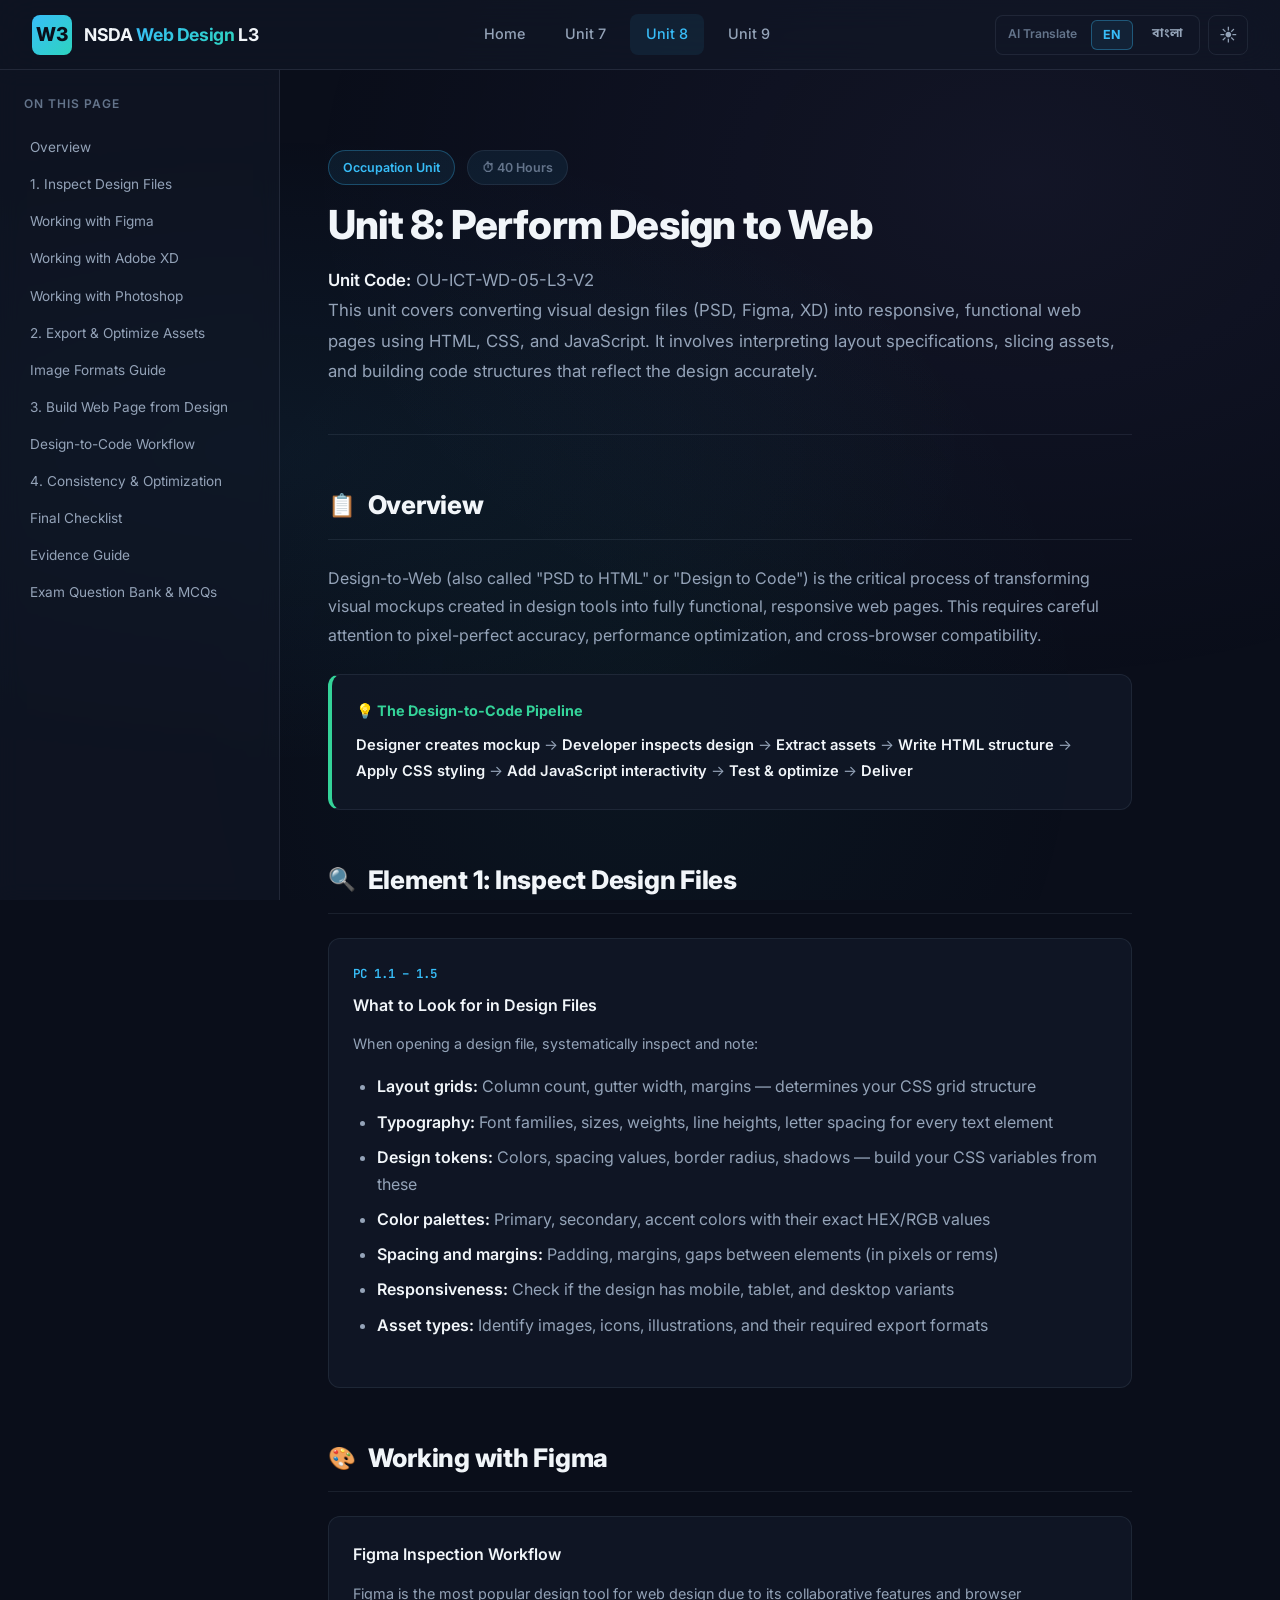
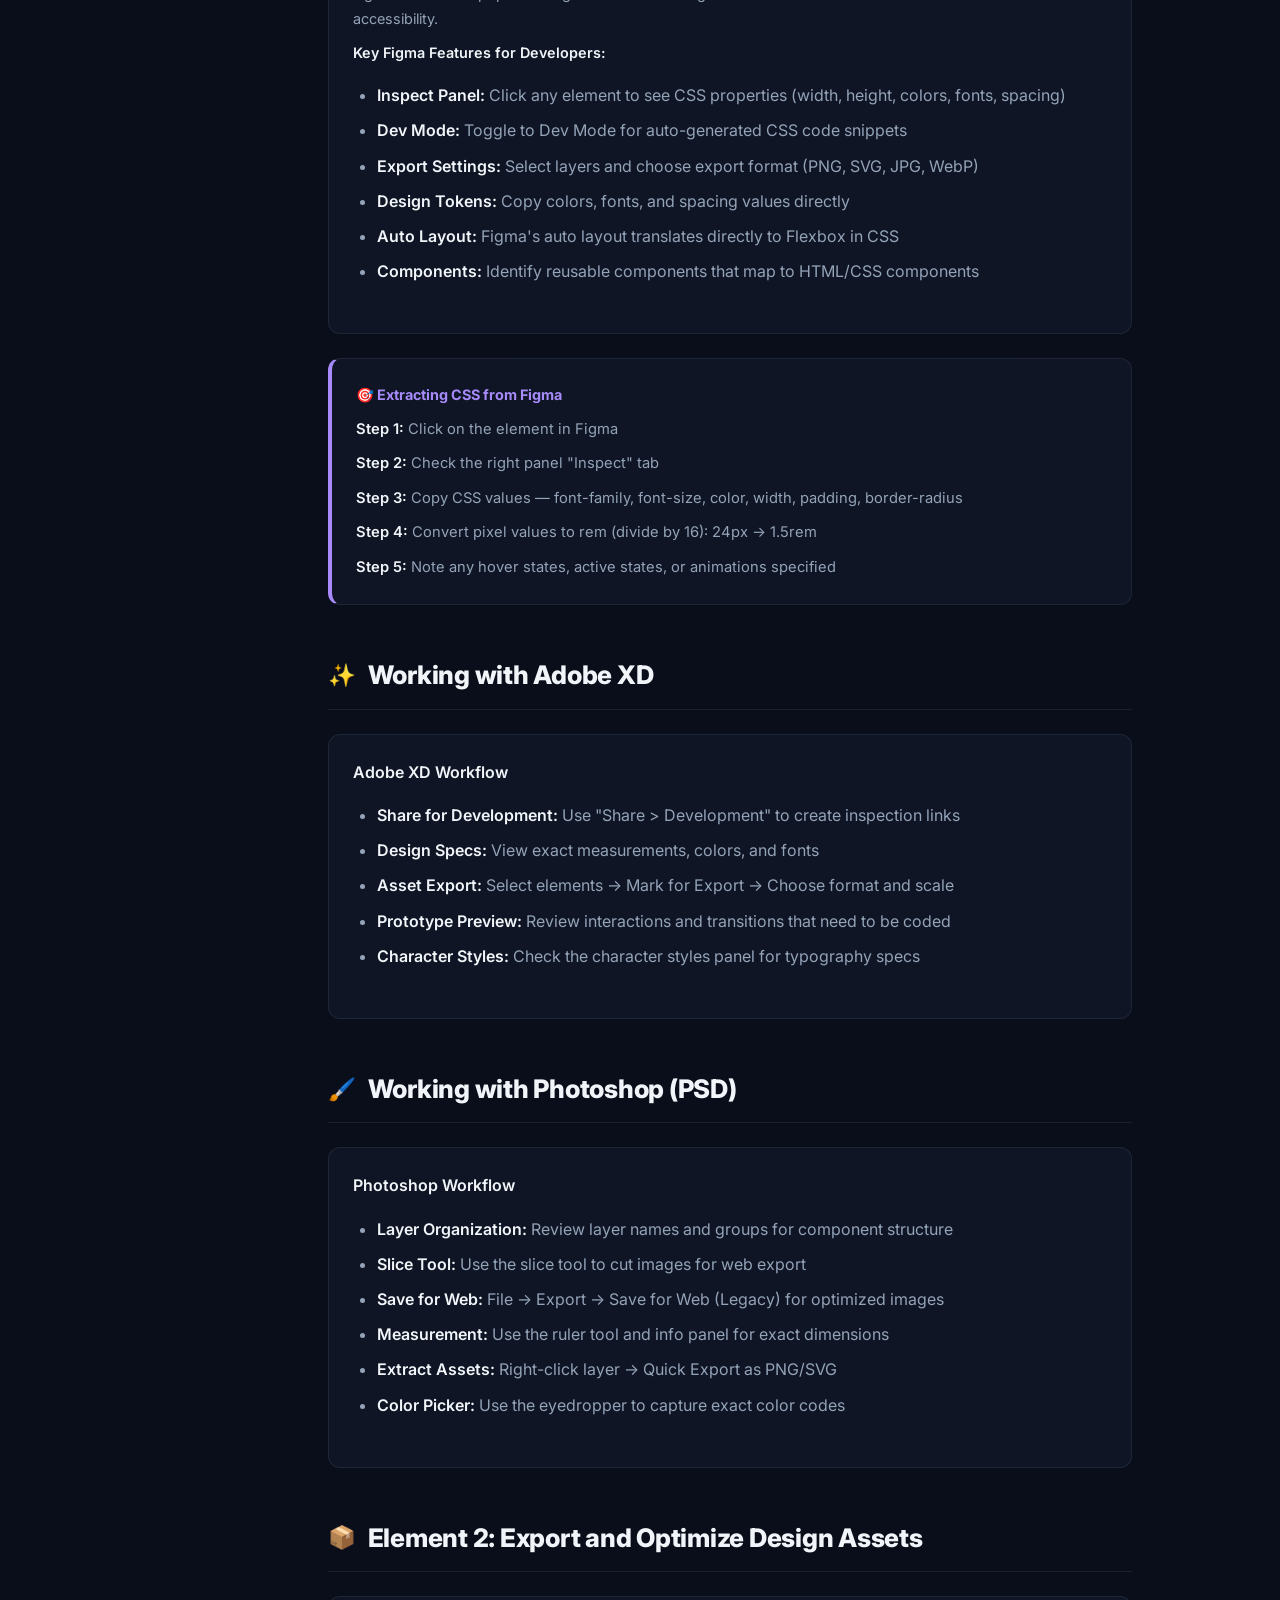
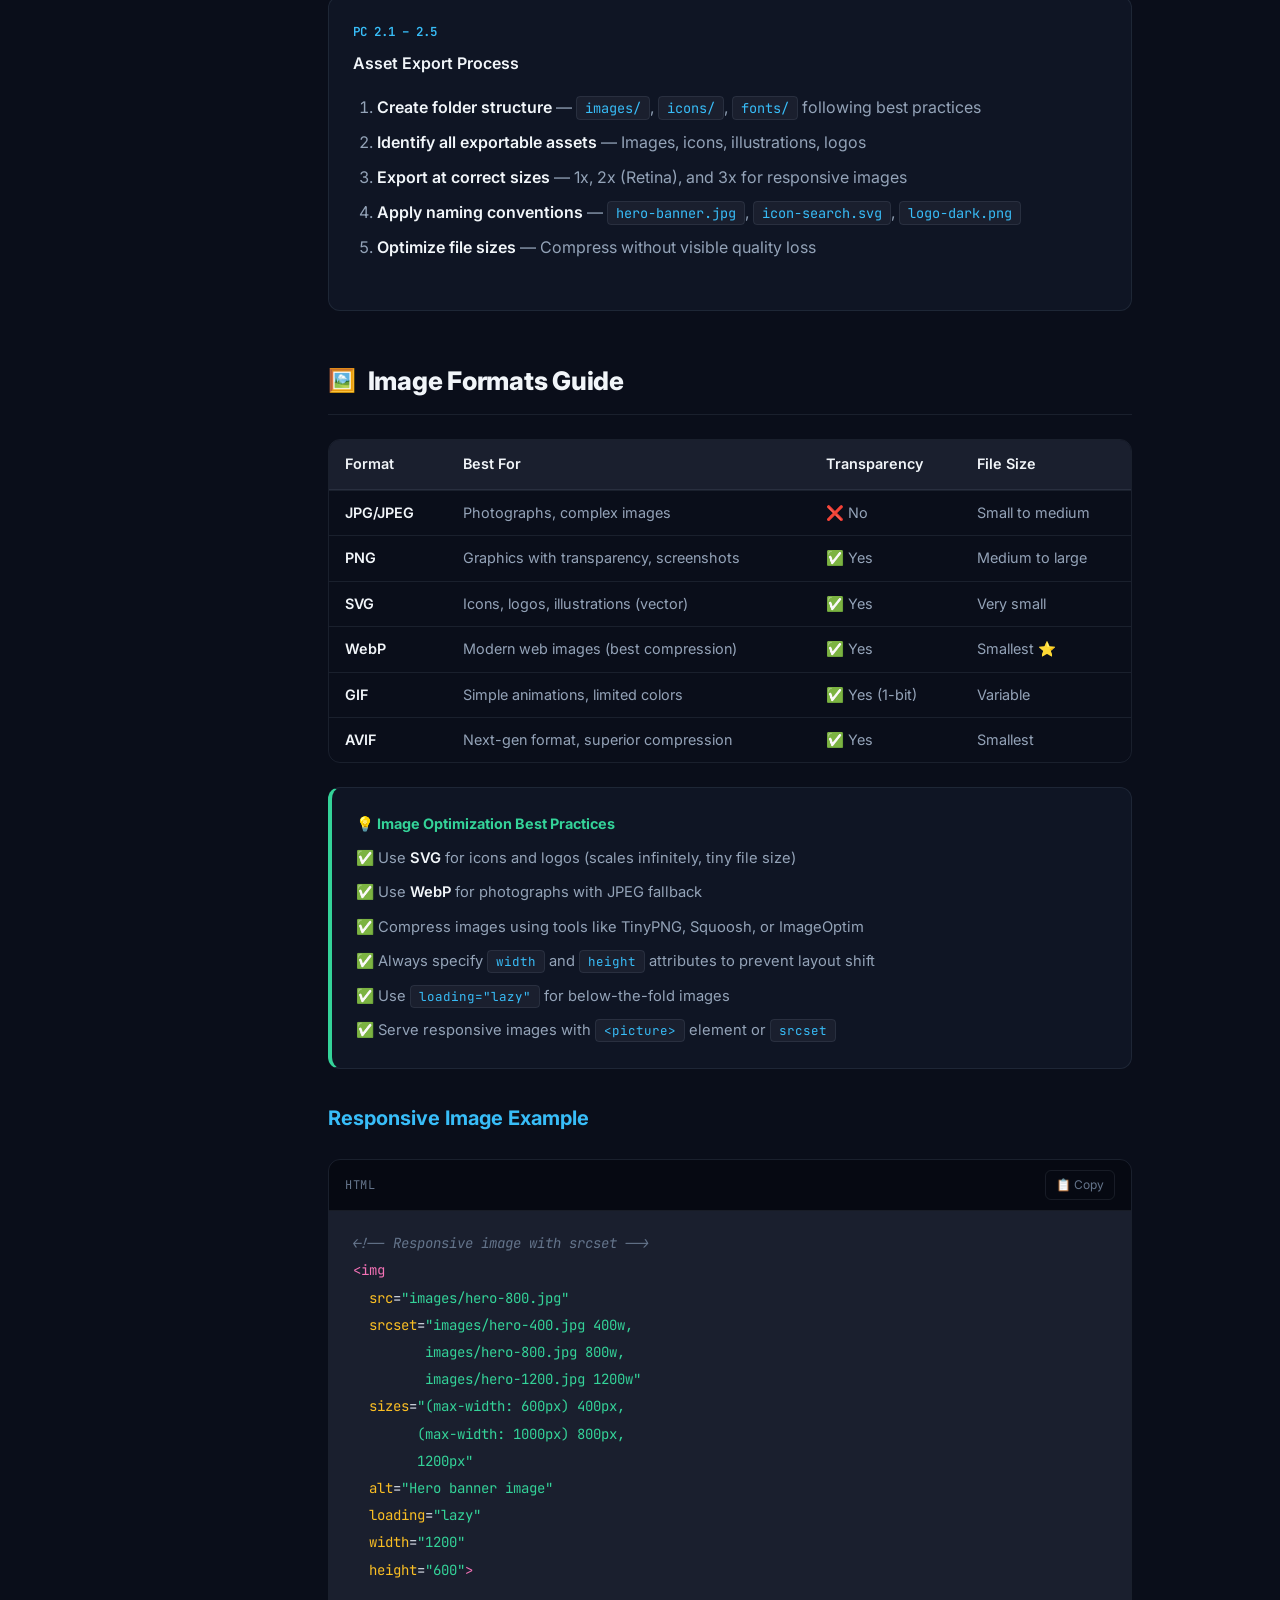
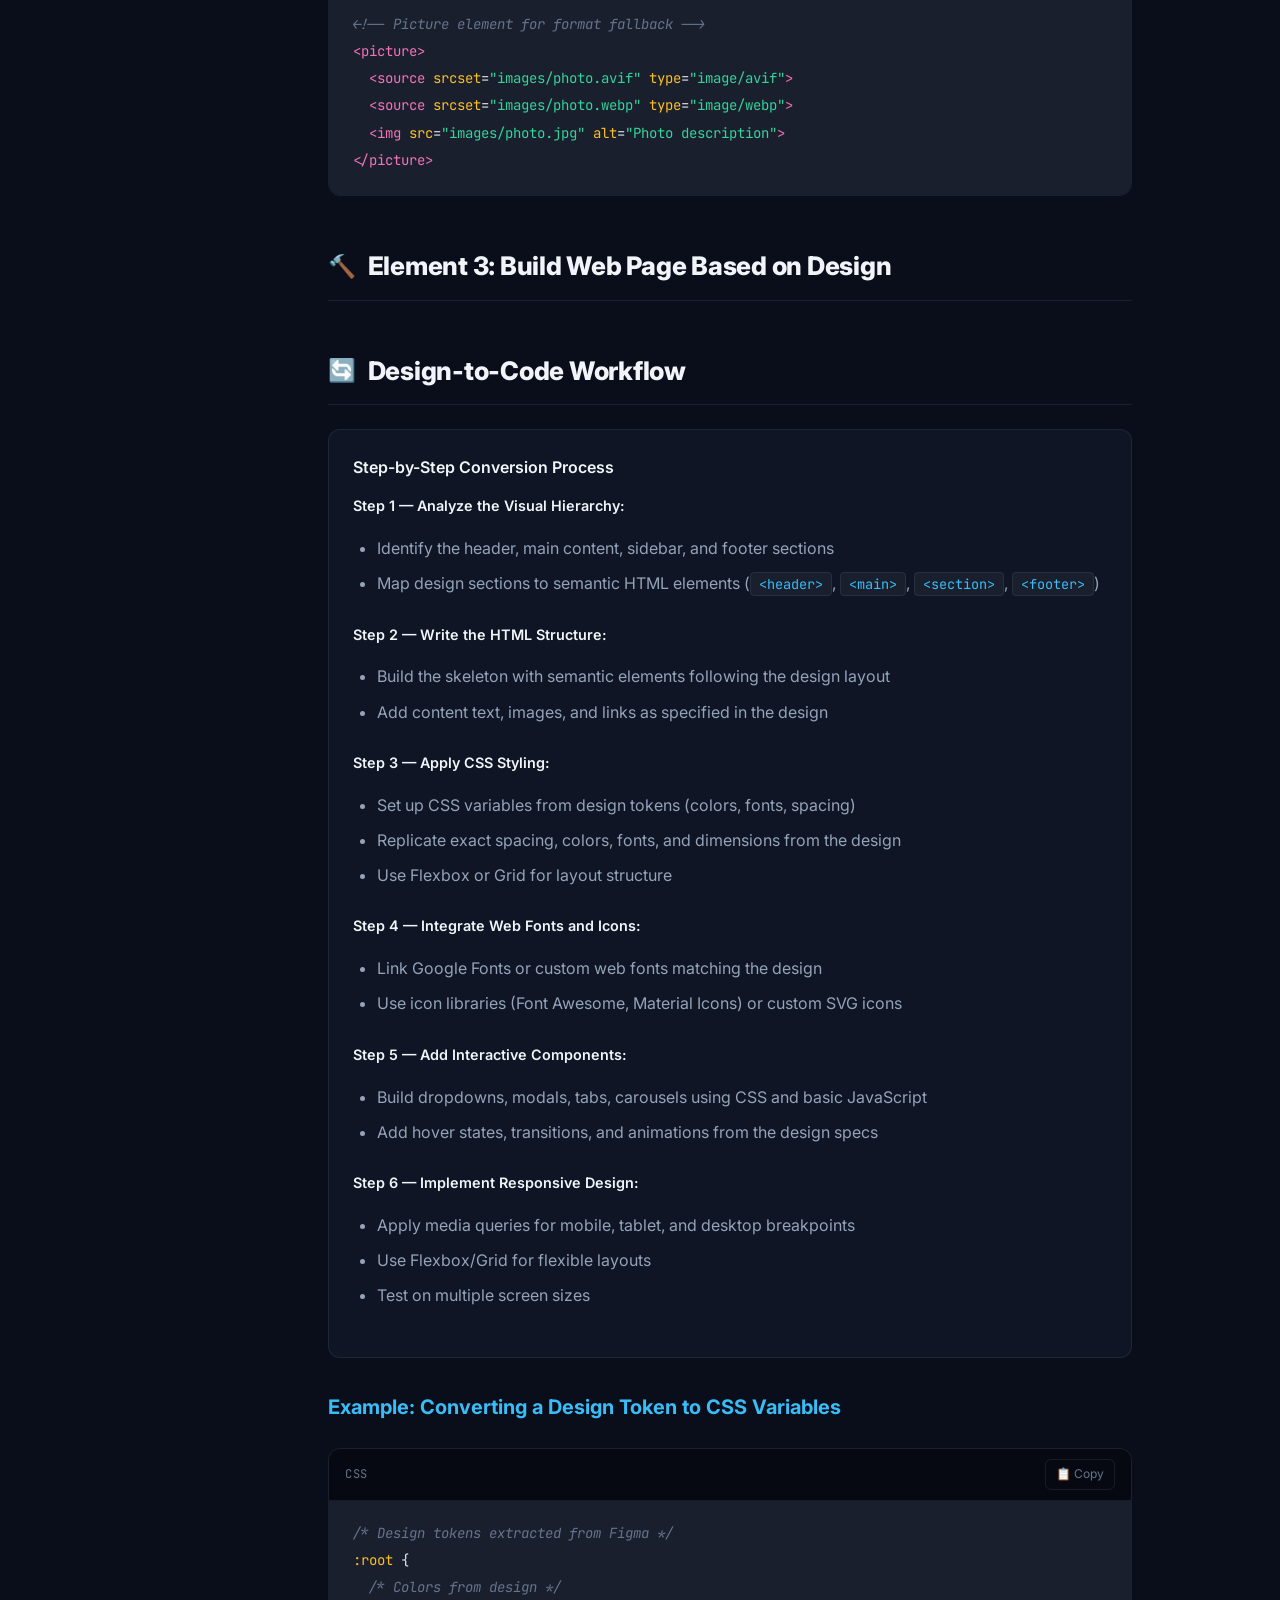
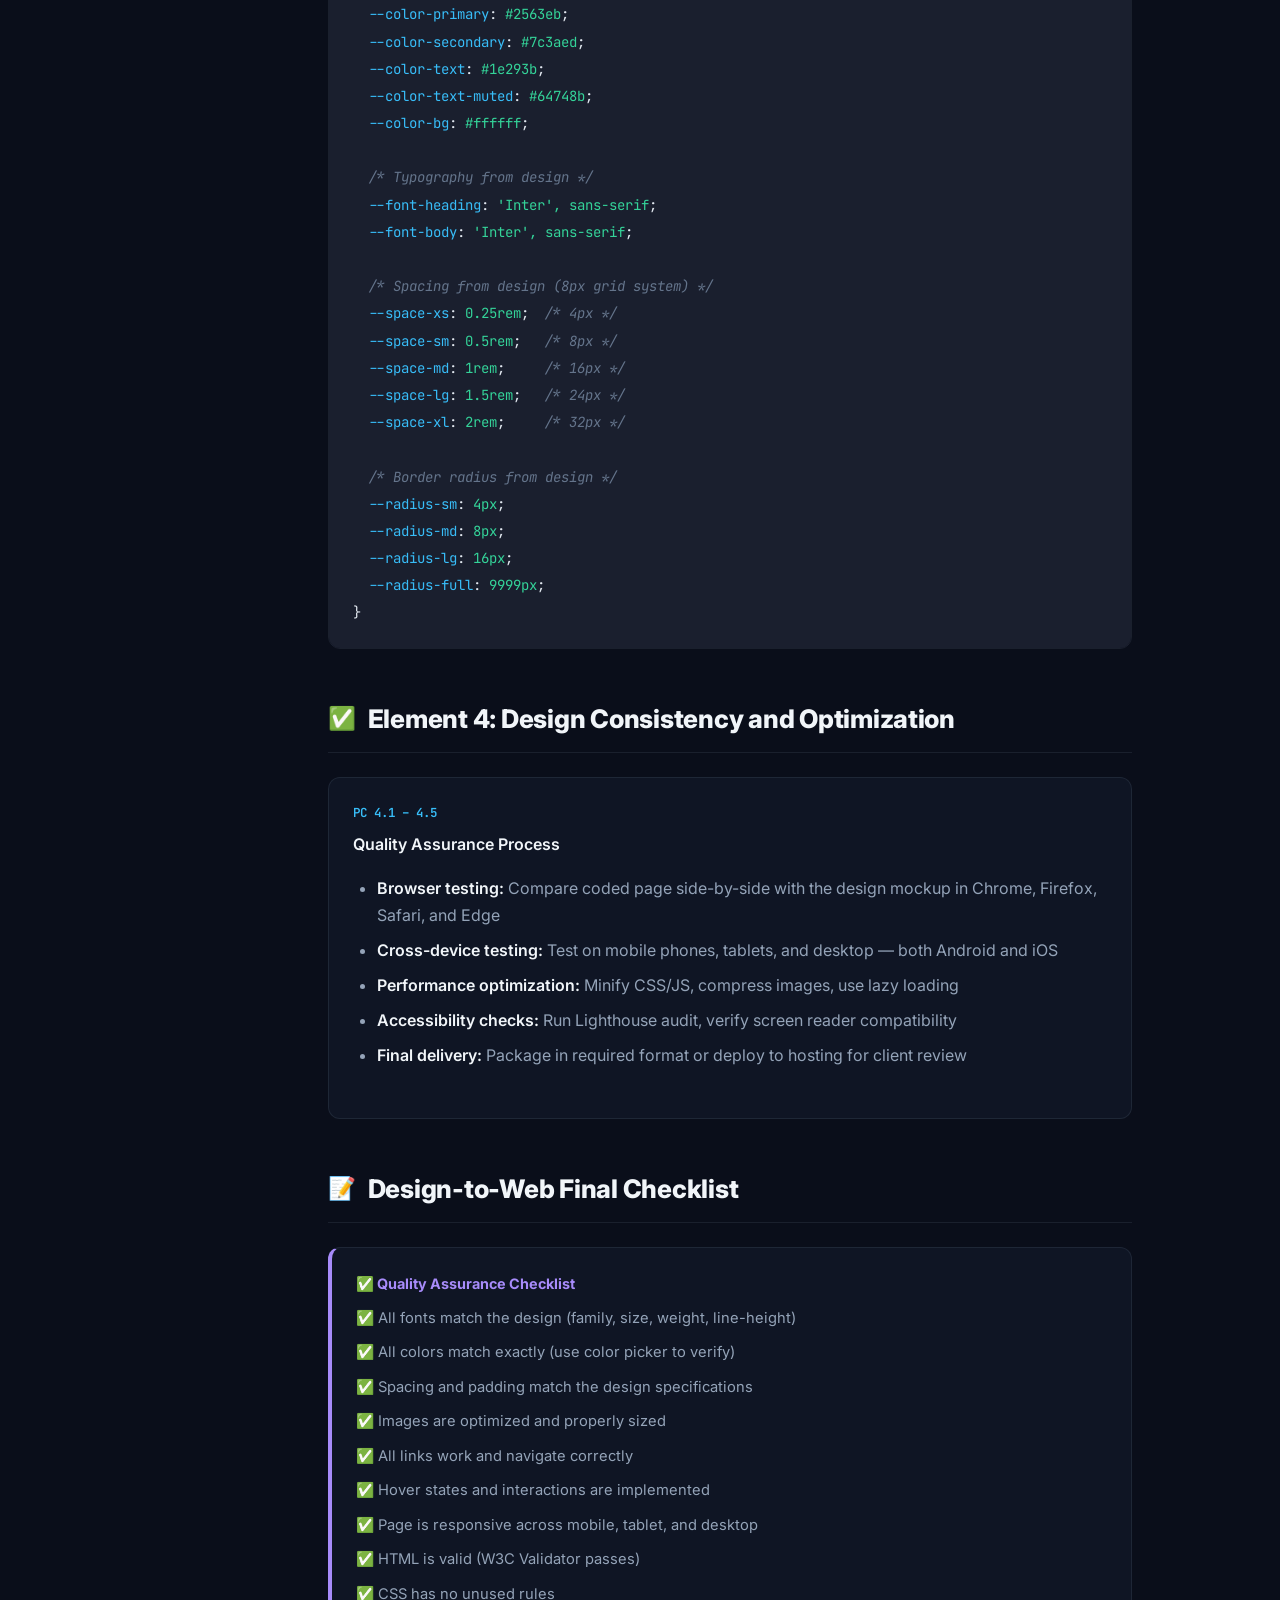
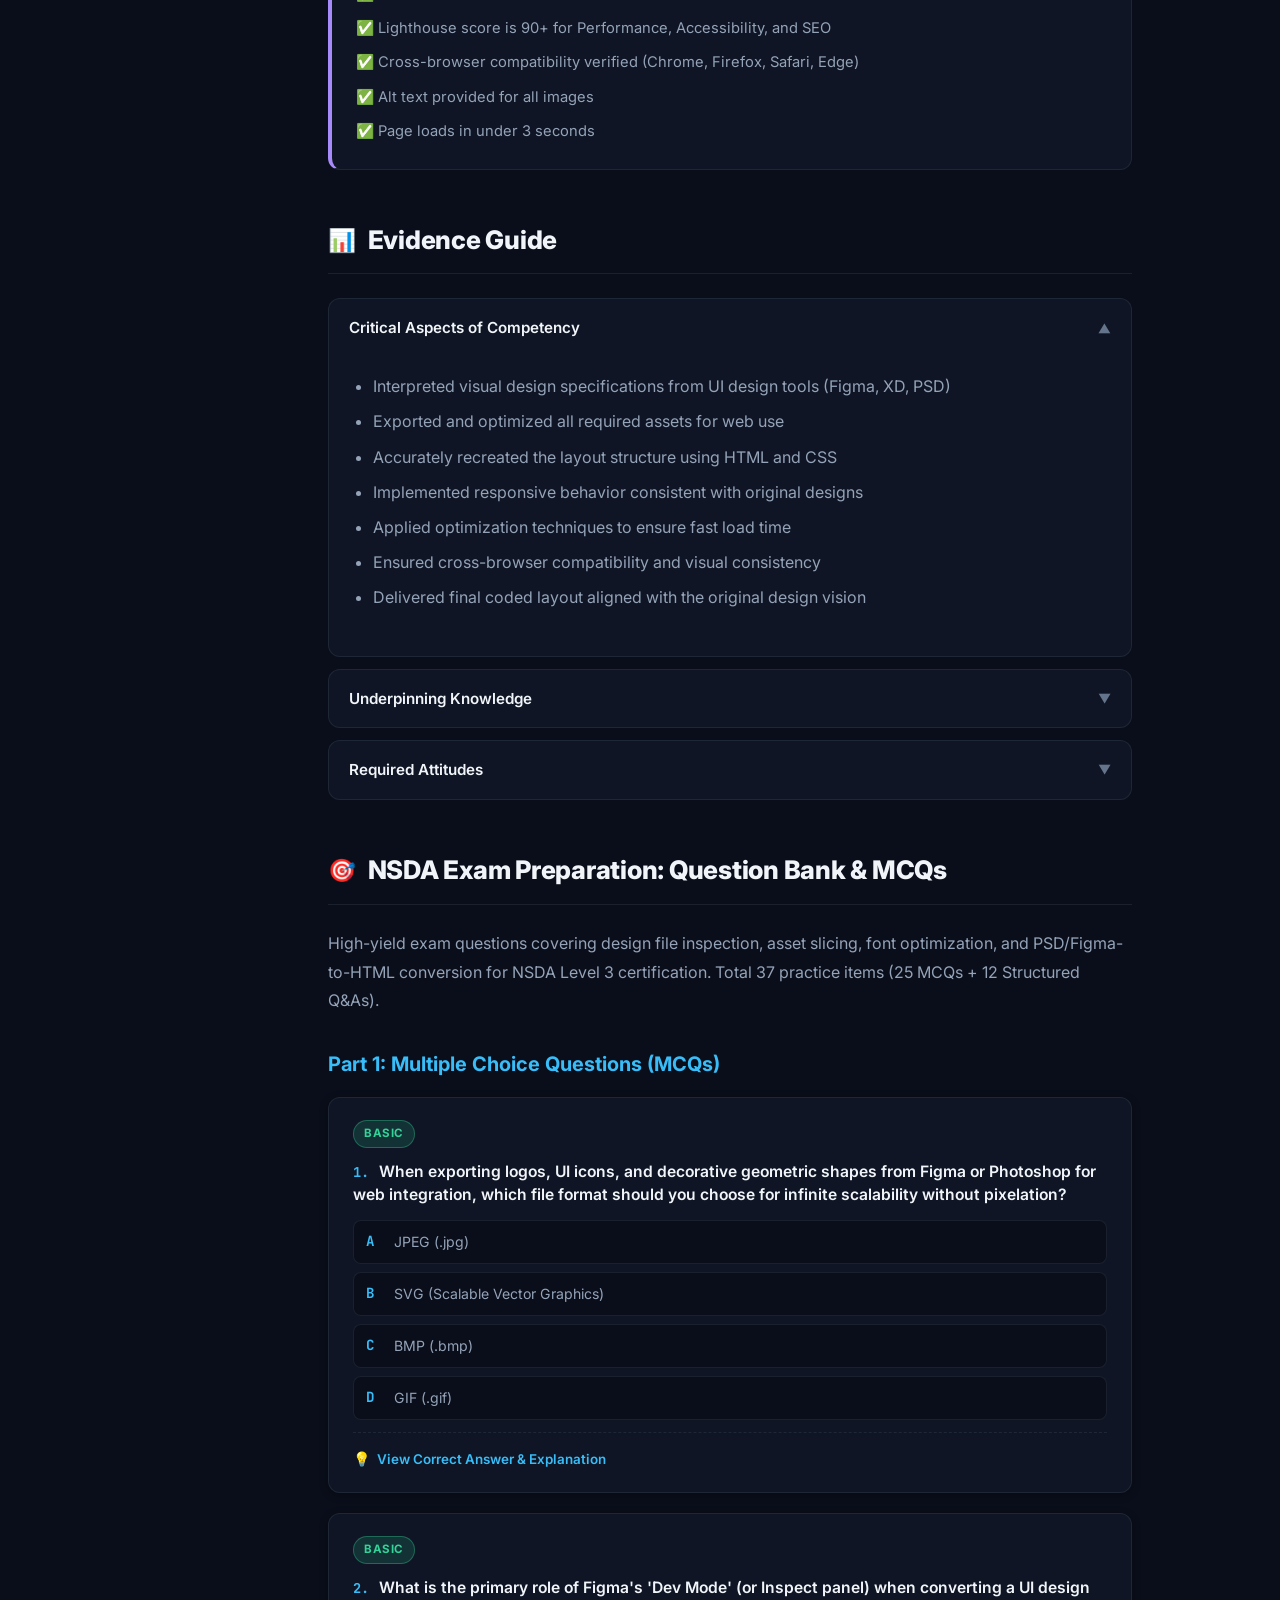
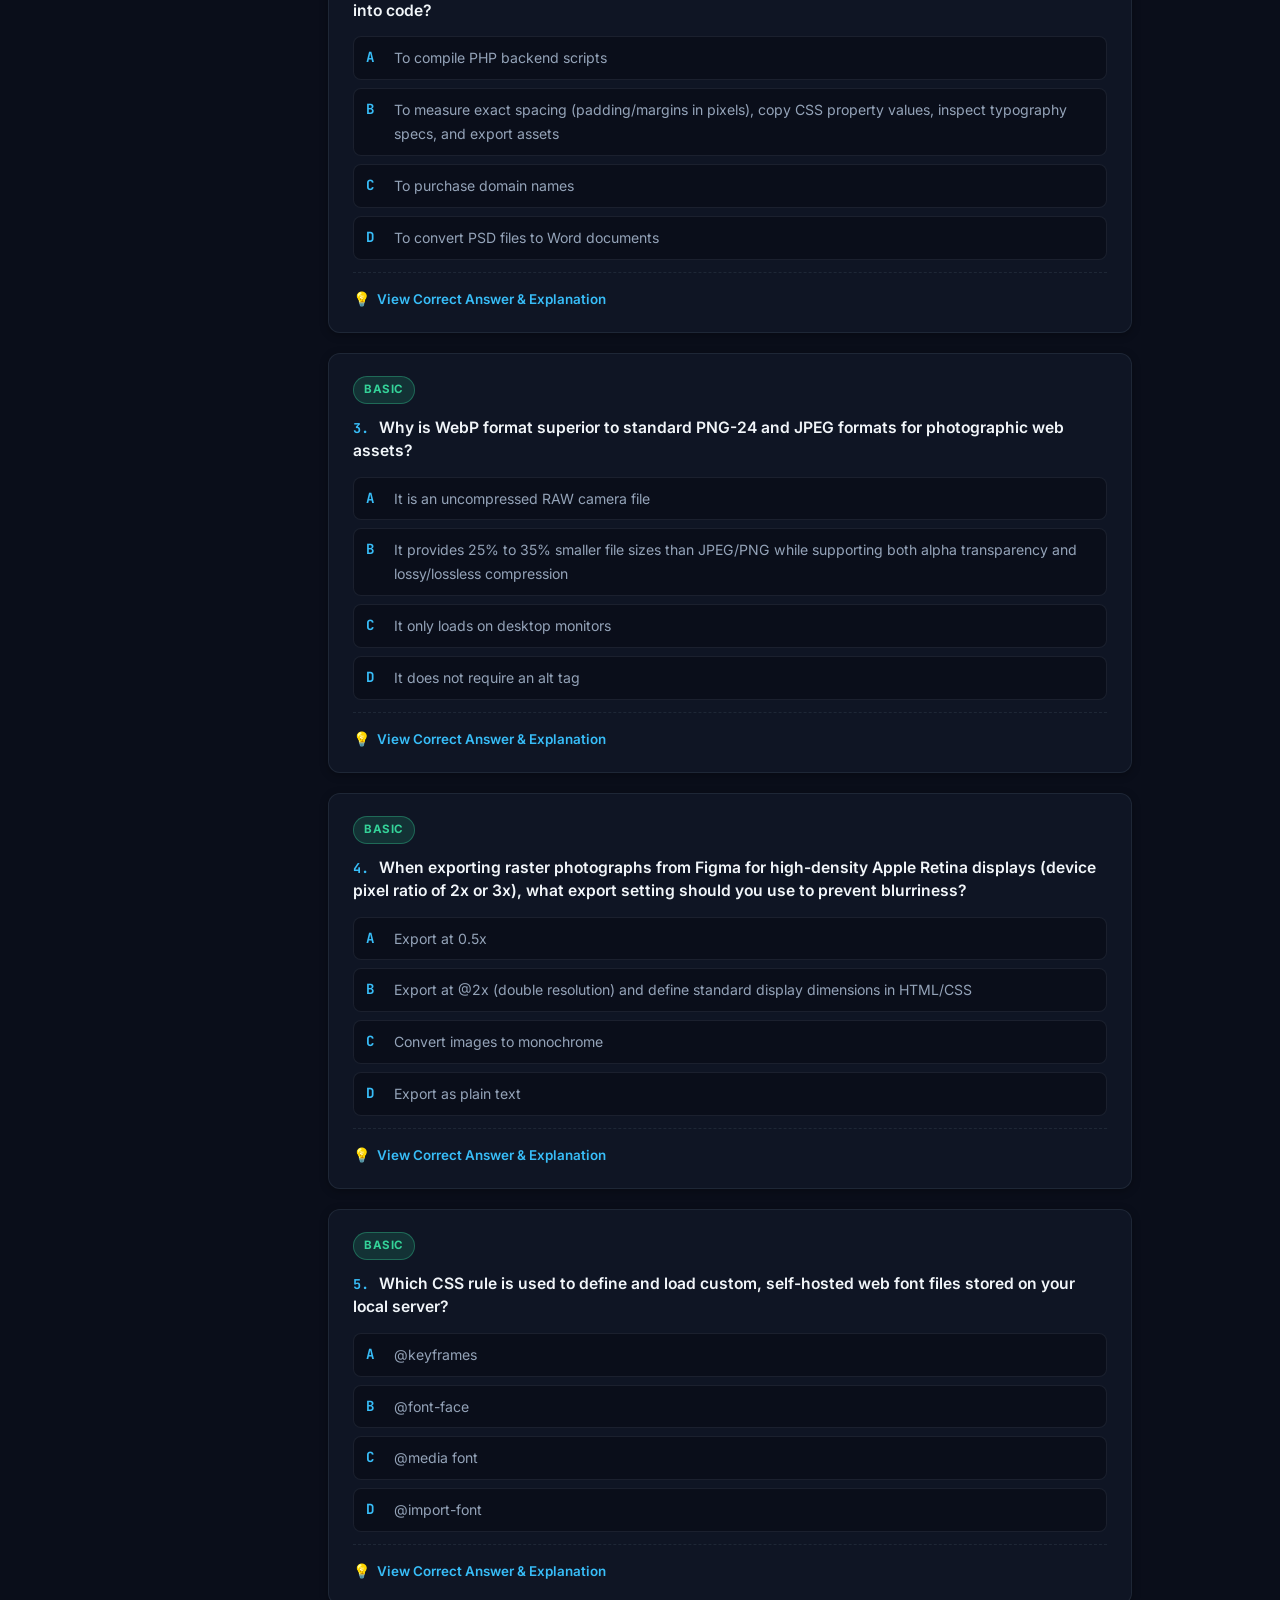
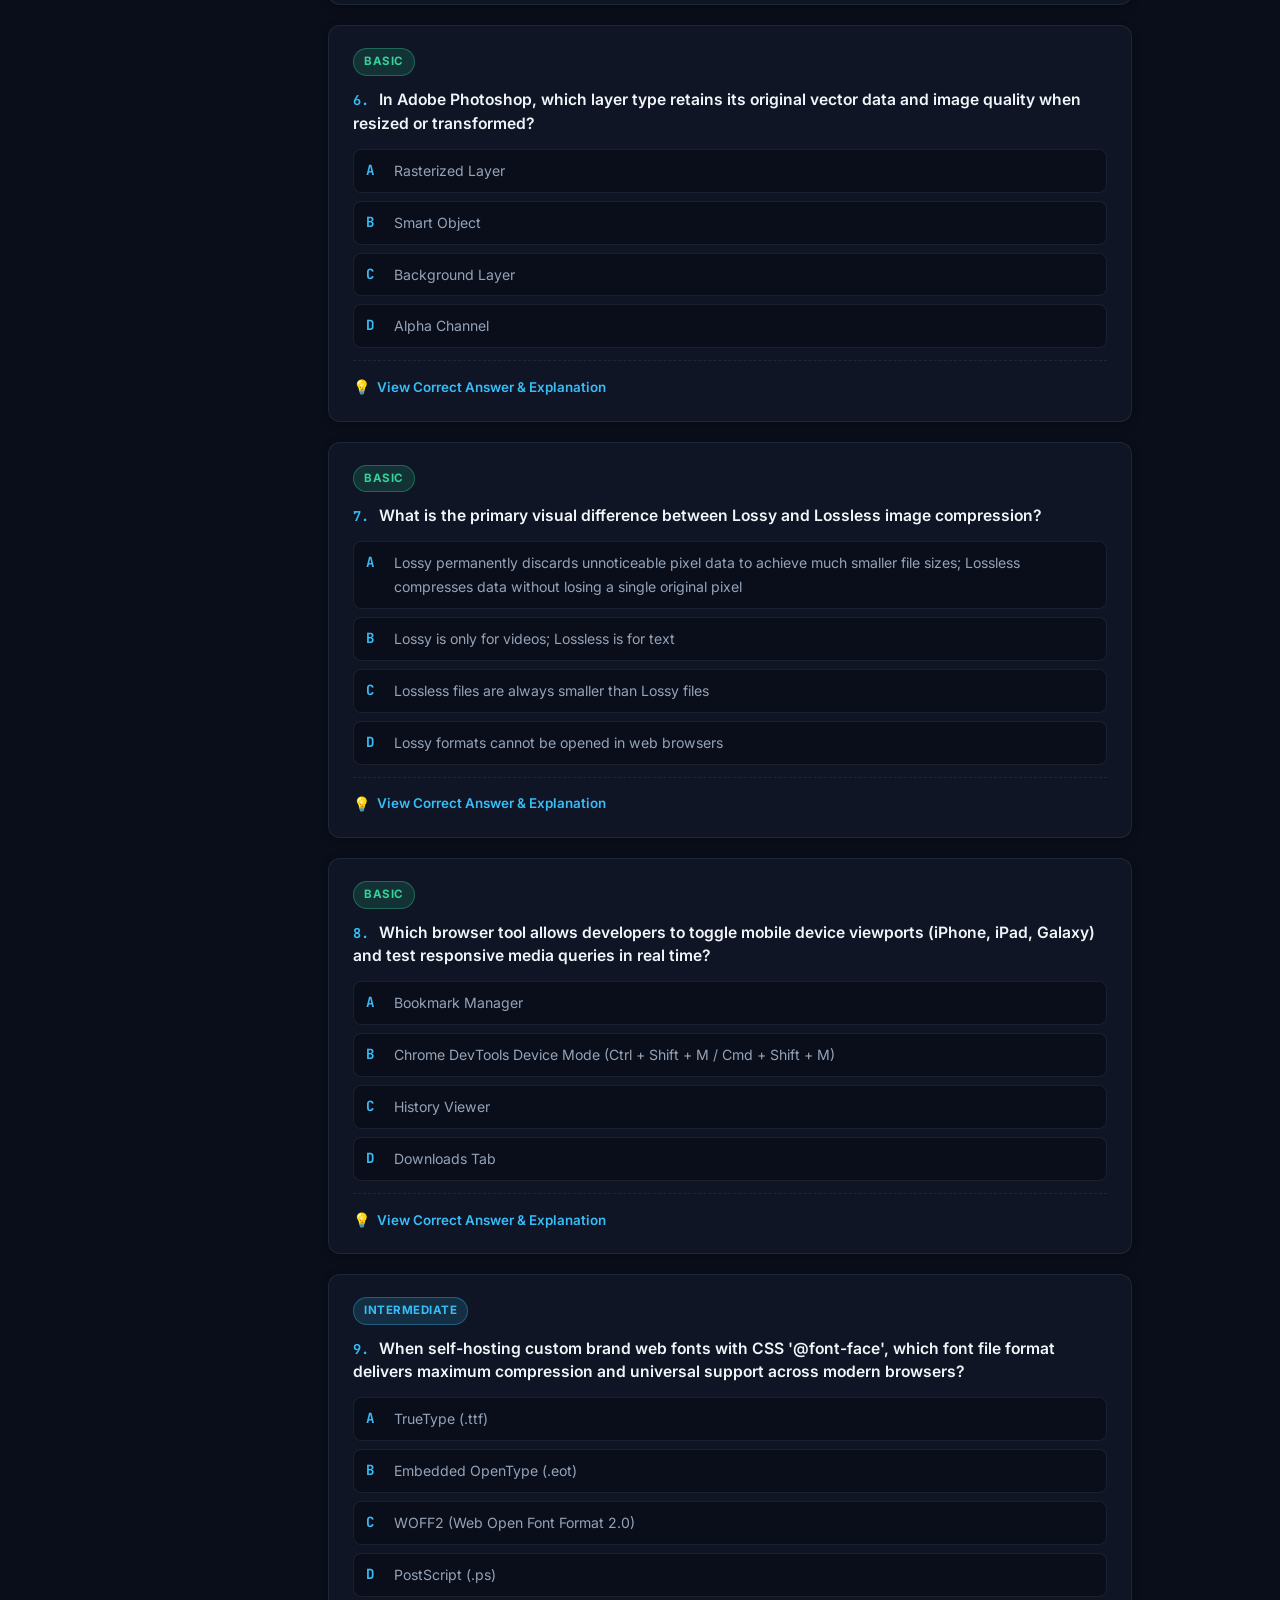
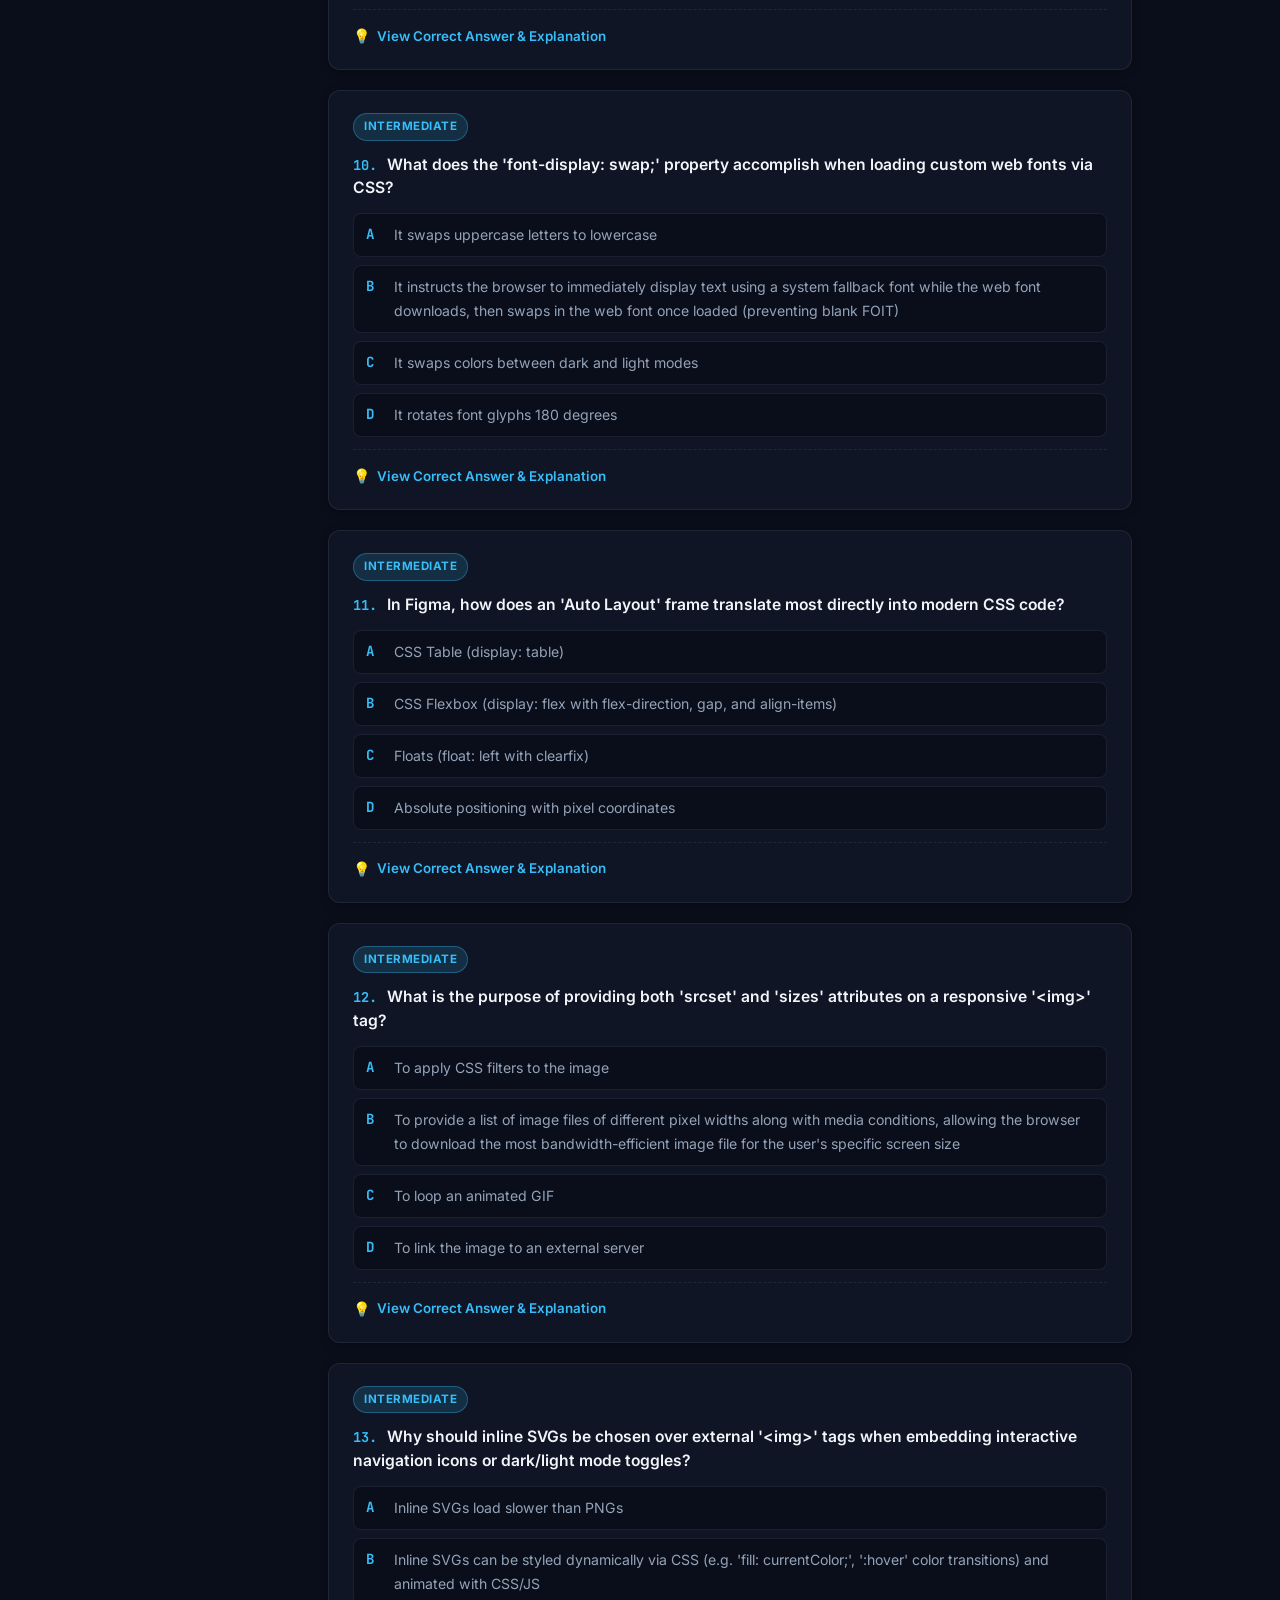
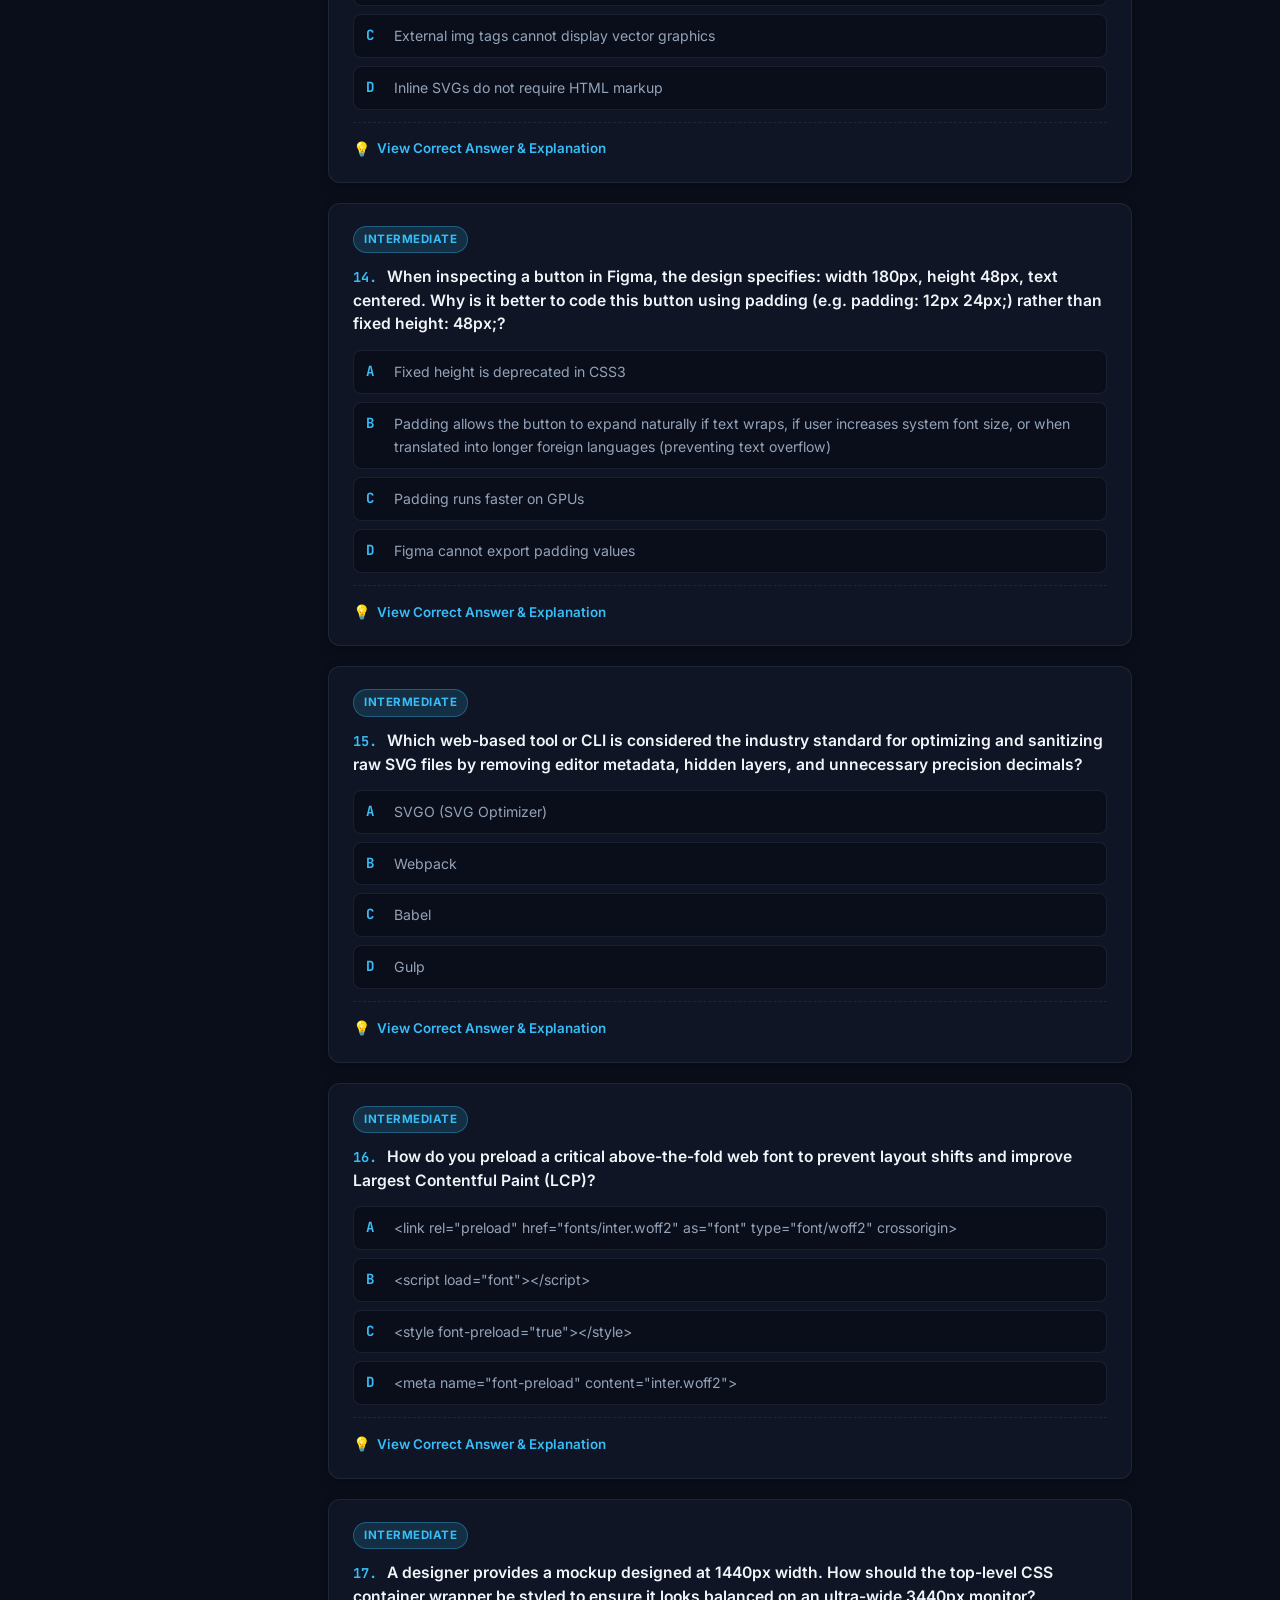
<file: unit8-design-to-web.html>
<!DOCTYPE html>
<html lang="en" data-theme="dark">
<head>
  <meta charset="UTF-8">
  <meta name="viewport" content="width=device-width, initial-scale=1.0">
  <meta name="description" content="Unit 8: Perform Design to Web — OU-ICT-WD-05-L3-V2. Complete guide on converting Figma, XD, Photoshop designs into responsive web pages with HTML, CSS, and JavaScript.">
  <title>Unit 8: Perform Design to Web — NSDA Web Design L3</title>
  <link rel="stylesheet" href="styles.css">
</head>
<body>
<div id="scroll-progress"></div>
<header class="header">
  <a href="index.html" class="header-logo"><div class="header-logo-icon">W3</div><div class="header-logo-text">NSDA <span>Web Design</span> L3</div></a>
  <nav class="header-nav">
    <a href="index.html">Home</a><a href="unit7-css.html">Unit 7</a><a href="unit8-design-to-web.html" class="active">Unit 8</a><a href="unit9-javascript.html">Unit 9</a>
  </nav>
  <div style="display:flex;align-items:center;gap:8px;">
    <button class="theme-toggle" id="theme-toggle" aria-label="Toggle theme">🌙</button>
    <button class="hamburger" id="hamburger" aria-label="Menu"><span></span><span></span><span></span></button>
  </div>
</header>
<nav class="mobile-nav" id="mobile-nav">
  <a href="index.html">Home</a><a href="unit1-negotiation.html">Unit 1</a><a href="unit2-osh.html">Unit 2</a><a href="unit3-documents.html">Unit 3</a><a href="unit4-visual-design.html">Unit 4</a><a href="unit5-environment.html">Unit 5</a><a href="unit6-html.html">Unit 6</a><a href="unit7-css.html">Unit 7</a><a href="unit8-design-to-web.html">Unit 8</a><a href="unit9-javascript.html">Unit 9</a>
</nav>

<div class="page-layout">
  <aside class="sidebar" id="sidebar">
    <div class="sidebar-title">On This Page</div>
    <nav class="sidebar-nav">
      <a href="#overview">Overview</a>
      <a href="#element1">1. Inspect Design Files</a>
      <a href="#figma">Working with Figma</a>
      <a href="#xd">Working with Adobe XD</a>
      <a href="#photoshop">Working with Photoshop</a>
      <a href="#element2">2. Export & Optimize Assets</a>
      <a href="#image-formats">Image Formats Guide</a>
      <a href="#element3">3. Build Web Page from Design</a>
      <a href="#workflow">Design-to-Code Workflow</a>
      <a href="#element4">4. Consistency & Optimization</a>
      <a href="#checklist">Final Checklist</a>
      <a href="#evidence">Evidence Guide</a>
      <a href="#exam-prep">Exam Question Bank & MCQs</a>
    </nav>
  </aside>

  <div class="page-content">
    <div class="content">

      <div class="unit-header">
        <div class="unit-header-meta">
          <span class="unit-badge badge-occupation">Occupation Unit</span>
          <span class="unit-badge badge-hours">⏱ 40 Hours</span>
        </div>
        <h1>Unit 8: Perform Design to Web</h1>
        <p class="unit-header-desc">
          <strong>Unit Code:</strong> OU-ICT-WD-05-L3-V2<br>
          This unit covers converting visual design files (PSD, Figma, XD) into responsive, functional web pages using HTML, CSS, and JavaScript. It involves interpreting layout specifications, slicing assets, and building code structures that reflect the design accurately.
        </p>
      </div>

      <h2 id="overview"><span class="icon">📋</span> Overview</h2>
      <p>Design-to-Web (also called "PSD to HTML" or "Design to Code") is the critical process of transforming visual mockups created in design tools into fully functional, responsive web pages. This requires careful attention to pixel-perfect accuracy, performance optimization, and cross-browser compatibility.</p>

      <div class="info-box tip">
        <div class="info-box-title">💡 The Design-to-Code Pipeline</div>
        <p><strong>Designer creates mockup</strong> → <strong>Developer inspects design</strong> → <strong>Extract assets</strong> → <strong>Write HTML structure</strong> → <strong>Apply CSS styling</strong> → <strong>Add JavaScript interactivity</strong> → <strong>Test & optimize</strong> → <strong>Deliver</strong></p>
      </div>

      <h2 id="element1"><span class="icon">🔍</span> Element 1: Inspect Design Files</h2>

      <div class="pc-card">
        <div class="pc-card-id">PC 1.1 – 1.5</div>
        <h4>What to Look for in Design Files</h4>
        <p>When opening a design file, systematically inspect and note:</p>
        <ul>
          <li><strong>Layout grids:</strong> Column count, gutter width, margins — determines your CSS grid structure</li>
          <li><strong>Typography:</strong> Font families, sizes, weights, line heights, letter spacing for every text element</li>
          <li><strong>Design tokens:</strong> Colors, spacing values, border radius, shadows — build your CSS variables from these</li>
          <li><strong>Color palettes:</strong> Primary, secondary, accent colors with their exact HEX/RGB values</li>
          <li><strong>Spacing and margins:</strong> Padding, margins, gaps between elements (in pixels or rems)</li>
          <li><strong>Responsiveness:</strong> Check if the design has mobile, tablet, and desktop variants</li>
          <li><strong>Asset types:</strong> Identify images, icons, illustrations, and their required export formats</li>
        </ul>
      </div>

      <h2 id="figma"><span class="icon">🎨</span> Working with Figma</h2>

      <div class="pc-card">
        <h4>Figma Inspection Workflow</h4>
        <p>Figma is the most popular design tool for web design due to its collaborative features and browser accessibility.</p>
        <p><strong>Key Figma Features for Developers:</strong></p>
        <ul>
          <li><strong>Inspect Panel:</strong> Click any element to see CSS properties (width, height, colors, fonts, spacing)</li>
          <li><strong>Dev Mode:</strong> Toggle to Dev Mode for auto-generated CSS code snippets</li>
          <li><strong>Export Settings:</strong> Select layers and choose export format (PNG, SVG, JPG, WebP)</li>
          <li><strong>Design Tokens:</strong> Copy colors, fonts, and spacing values directly</li>
          <li><strong>Auto Layout:</strong> Figma's auto layout translates directly to Flexbox in CSS</li>
          <li><strong>Components:</strong> Identify reusable components that map to HTML/CSS components</li>
        </ul>
      </div>

      <div class="info-box example">
        <div class="info-box-title">🎯 Extracting CSS from Figma</div>
        <p><strong>Step 1:</strong> Click on the element in Figma</p>
        <p><strong>Step 2:</strong> Check the right panel "Inspect" tab</p>
        <p><strong>Step 3:</strong> Copy CSS values — font-family, font-size, color, width, padding, border-radius</p>
        <p><strong>Step 4:</strong> Convert pixel values to rem (divide by 16): 24px → 1.5rem</p>
        <p><strong>Step 5:</strong> Note any hover states, active states, or animations specified</p>
      </div>

      <h2 id="xd"><span class="icon">✨</span> Working with Adobe XD</h2>
      <div class="pc-card">
        <h4>Adobe XD Workflow</h4>
        <ul>
          <li><strong>Share for Development:</strong> Use "Share > Development" to create inspection links</li>
          <li><strong>Design Specs:</strong> View exact measurements, colors, and fonts</li>
          <li><strong>Asset Export:</strong> Select elements → Mark for Export → Choose format and scale</li>
          <li><strong>Prototype Preview:</strong> Review interactions and transitions that need to be coded</li>
          <li><strong>Character Styles:</strong> Check the character styles panel for typography specs</li>
        </ul>
      </div>

      <h2 id="photoshop"><span class="icon">🖌️</span> Working with Photoshop (PSD)</h2>
      <div class="pc-card">
        <h4>Photoshop Workflow</h4>
        <ul>
          <li><strong>Layer Organization:</strong> Review layer names and groups for component structure</li>
          <li><strong>Slice Tool:</strong> Use the slice tool to cut images for web export</li>
          <li><strong>Save for Web:</strong> File → Export → Save for Web (Legacy) for optimized images</li>
          <li><strong>Measurement:</strong> Use the ruler tool and info panel for exact dimensions</li>
          <li><strong>Extract Assets:</strong> Right-click layer → Quick Export as PNG/SVG</li>
          <li><strong>Color Picker:</strong> Use the eyedropper to capture exact color codes</li>
        </ul>
      </div>

      <h2 id="element2"><span class="icon">📦</span> Element 2: Export and Optimize Design Assets</h2>

      <div class="pc-card">
        <div class="pc-card-id">PC 2.1 – 2.5</div>
        <h4>Asset Export Process</h4>
        <ol>
          <li><strong>Create folder structure</strong> — <code>images/</code>, <code>icons/</code>, <code>fonts/</code> following best practices</li>
          <li><strong>Identify all exportable assets</strong> — Images, icons, illustrations, logos</li>
          <li><strong>Export at correct sizes</strong> — 1x, 2x (Retina), and 3x for responsive images</li>
          <li><strong>Apply naming conventions</strong> — <code>hero-banner.jpg</code>, <code>icon-search.svg</code>, <code>logo-dark.png</code></li>
          <li><strong>Optimize file sizes</strong> — Compress without visible quality loss</li>
        </ol>
      </div>

      <h2 id="image-formats"><span class="icon">🖼️</span> Image Formats Guide</h2>
      <div class="table-wrapper">
        <table>
          <thead><tr><th>Format</th><th>Best For</th><th>Transparency</th><th>File Size</th></tr></thead>
          <tbody>
            <tr><td><strong>JPG/JPEG</strong></td><td>Photographs, complex images</td><td>❌ No</td><td>Small to medium</td></tr>
            <tr><td><strong>PNG</strong></td><td>Graphics with transparency, screenshots</td><td>✅ Yes</td><td>Medium to large</td></tr>
            <tr><td><strong>SVG</strong></td><td>Icons, logos, illustrations (vector)</td><td>✅ Yes</td><td>Very small</td></tr>
            <tr><td><strong>WebP</strong></td><td>Modern web images (best compression)</td><td>✅ Yes</td><td>Smallest ⭐</td></tr>
            <tr><td><strong>GIF</strong></td><td>Simple animations, limited colors</td><td>✅ Yes (1-bit)</td><td>Variable</td></tr>
            <tr><td><strong>AVIF</strong></td><td>Next-gen format, superior compression</td><td>✅ Yes</td><td>Smallest</td></tr>
          </tbody>
        </table>
      </div>

      <div class="info-box tip">
        <div class="info-box-title">💡 Image Optimization Best Practices</div>
        <p>✅ Use <strong>SVG</strong> for icons and logos (scales infinitely, tiny file size)</p>
        <p>✅ Use <strong>WebP</strong> for photographs with JPEG fallback</p>
        <p>✅ Compress images using tools like TinyPNG, Squoosh, or ImageOptim</p>
        <p>✅ Always specify <code>width</code> and <code>height</code> attributes to prevent layout shift</p>
        <p>✅ Use <code>loading="lazy"</code> for below-the-fold images</p>
        <p>✅ Serve responsive images with <code>&lt;picture&gt;</code> element or <code>srcset</code></p>
      </div>

      <h3>Responsive Image Example</h3>
      <div class="code-block">
        <div class="code-block-header"><span class="code-block-lang">HTML</span><button class="code-block-copy">📋 Copy</button></div>
        <pre><code><span class="comment">&lt;!-- Responsive image with srcset --&gt;</span>
<span class="tag">&lt;img</span>
  <span class="attr">src</span>=<span class="val">"images/hero-800.jpg"</span>
  <span class="attr">srcset</span>=<span class="val">"images/hero-400.jpg 400w,
         images/hero-800.jpg 800w,
         images/hero-1200.jpg 1200w"</span>
  <span class="attr">sizes</span>=<span class="val">"(max-width: 600px) 400px,
        (max-width: 1000px) 800px,
        1200px"</span>
  <span class="attr">alt</span>=<span class="val">"Hero banner image"</span>
  <span class="attr">loading</span>=<span class="val">"lazy"</span>
  <span class="attr">width</span>=<span class="val">"1200"</span>
  <span class="attr">height</span>=<span class="val">"600"</span><span class="tag">&gt;</span>

<span class="comment">&lt;!-- Picture element for format fallback --&gt;</span>
<span class="tag">&lt;picture&gt;</span>
  <span class="tag">&lt;source</span> <span class="attr">srcset</span>=<span class="val">"images/photo.avif"</span> <span class="attr">type</span>=<span class="val">"image/avif"</span><span class="tag">&gt;</span>
  <span class="tag">&lt;source</span> <span class="attr">srcset</span>=<span class="val">"images/photo.webp"</span> <span class="attr">type</span>=<span class="val">"image/webp"</span><span class="tag">&gt;</span>
  <span class="tag">&lt;img</span> <span class="attr">src</span>=<span class="val">"images/photo.jpg"</span> <span class="attr">alt</span>=<span class="val">"Photo description"</span><span class="tag">&gt;</span>
<span class="tag">&lt;/picture&gt;</span></code></pre>
      </div>

      <h2 id="element3"><span class="icon">🔨</span> Element 3: Build Web Page Based on Design</h2>

      <h2 id="workflow"><span class="icon">🔄</span> Design-to-Code Workflow</h2>

      <div class="pc-card">
        <h4>Step-by-Step Conversion Process</h4>
        <p><strong>Step 1 — Analyze the Visual Hierarchy:</strong></p>
        <ul>
          <li>Identify the header, main content, sidebar, and footer sections</li>
          <li>Map design sections to semantic HTML elements (<code>&lt;header&gt;</code>, <code>&lt;main&gt;</code>, <code>&lt;section&gt;</code>, <code>&lt;footer&gt;</code>)</li>
        </ul>

        <p><strong>Step 2 — Write the HTML Structure:</strong></p>
        <ul>
          <li>Build the skeleton with semantic elements following the design layout</li>
          <li>Add content text, images, and links as specified in the design</li>
        </ul>

        <p><strong>Step 3 — Apply CSS Styling:</strong></p>
        <ul>
          <li>Set up CSS variables from design tokens (colors, fonts, spacing)</li>
          <li>Replicate exact spacing, colors, fonts, and dimensions from the design</li>
          <li>Use Flexbox or Grid for layout structure</li>
        </ul>

        <p><strong>Step 4 — Integrate Web Fonts and Icons:</strong></p>
        <ul>
          <li>Link Google Fonts or custom web fonts matching the design</li>
          <li>Use icon libraries (Font Awesome, Material Icons) or custom SVG icons</li>
        </ul>

        <p><strong>Step 5 — Add Interactive Components:</strong></p>
        <ul>
          <li>Build dropdowns, modals, tabs, carousels using CSS and basic JavaScript</li>
          <li>Add hover states, transitions, and animations from the design specs</li>
        </ul>

        <p><strong>Step 6 — Implement Responsive Design:</strong></p>
        <ul>
          <li>Apply media queries for mobile, tablet, and desktop breakpoints</li>
          <li>Use Flexbox/Grid for flexible layouts</li>
          <li>Test on multiple screen sizes</li>
        </ul>
      </div>

      <h3>Example: Converting a Design Token to CSS Variables</h3>
      <div class="code-block">
        <div class="code-block-header"><span class="code-block-lang">CSS</span><button class="code-block-copy">📋 Copy</button></div>
        <pre><code><span class="comment">/* Design tokens extracted from Figma */</span>
<span class="selector">:root</span> {
  <span class="comment">/* Colors from design */</span>
  <span class="property">--color-primary</span>: <span class="value">#2563eb</span>;
  <span class="property">--color-secondary</span>: <span class="value">#7c3aed</span>;
  <span class="property">--color-text</span>: <span class="value">#1e293b</span>;
  <span class="property">--color-text-muted</span>: <span class="value">#64748b</span>;
  <span class="property">--color-bg</span>: <span class="value">#ffffff</span>;

  <span class="comment">/* Typography from design */</span>
  <span class="property">--font-heading</span>: <span class="value">'Inter', sans-serif</span>;
  <span class="property">--font-body</span>: <span class="value">'Inter', sans-serif</span>;

  <span class="comment">/* Spacing from design (8px grid system) */</span>
  <span class="property">--space-xs</span>: <span class="value">0.25rem</span>;  <span class="comment">/* 4px */</span>
  <span class="property">--space-sm</span>: <span class="value">0.5rem</span>;   <span class="comment">/* 8px */</span>
  <span class="property">--space-md</span>: <span class="value">1rem</span>;     <span class="comment">/* 16px */</span>
  <span class="property">--space-lg</span>: <span class="value">1.5rem</span>;   <span class="comment">/* 24px */</span>
  <span class="property">--space-xl</span>: <span class="value">2rem</span>;     <span class="comment">/* 32px */</span>

  <span class="comment">/* Border radius from design */</span>
  <span class="property">--radius-sm</span>: <span class="value">4px</span>;
  <span class="property">--radius-md</span>: <span class="value">8px</span>;
  <span class="property">--radius-lg</span>: <span class="value">16px</span>;
  <span class="property">--radius-full</span>: <span class="value">9999px</span>;
}</code></pre>
      </div>

      <h2 id="element4"><span class="icon">✅</span> Element 4: Design Consistency and Optimization</h2>

      <div class="pc-card">
        <div class="pc-card-id">PC 4.1 – 4.5</div>
        <h4>Quality Assurance Process</h4>
        <ul>
          <li><strong>Browser testing:</strong> Compare coded page side-by-side with the design mockup in Chrome, Firefox, Safari, and Edge</li>
          <li><strong>Cross-device testing:</strong> Test on mobile phones, tablets, and desktop — both Android and iOS</li>
          <li><strong>Performance optimization:</strong> Minify CSS/JS, compress images, use lazy loading</li>
          <li><strong>Accessibility checks:</strong> Run Lighthouse audit, verify screen reader compatibility</li>
          <li><strong>Final delivery:</strong> Package in required format or deploy to hosting for client review</li>
        </ul>
      </div>

      <h2 id="checklist"><span class="icon">📝</span> Design-to-Web Final Checklist</h2>
      <div class="info-box example">
        <div class="info-box-title">✅ Quality Assurance Checklist</div>
        <p>✅ All fonts match the design (family, size, weight, line-height)</p>
        <p>✅ All colors match exactly (use color picker to verify)</p>
        <p>✅ Spacing and padding match the design specifications</p>
        <p>✅ Images are optimized and properly sized</p>
        <p>✅ All links work and navigate correctly</p>
        <p>✅ Hover states and interactions are implemented</p>
        <p>✅ Page is responsive across mobile, tablet, and desktop</p>
        <p>✅ HTML is valid (W3C Validator passes)</p>
        <p>✅ CSS has no unused rules</p>
        <p>✅ Lighthouse score is 90+ for Performance, Accessibility, and SEO</p>
        <p>✅ Cross-browser compatibility verified (Chrome, Firefox, Safari, Edge)</p>
        <p>✅ Alt text provided for all images</p>
        <p>✅ Page loads in under 3 seconds</p>
      </div>

      <h2 id="evidence"><span class="icon">📊</span> Evidence Guide</h2>
      <div class="accordion">
        <div class="accordion-item open">
          <div class="accordion-header"><span>Critical Aspects of Competency</span><span class="arrow">▼</span></div>
          <div class="accordion-body"><div class="accordion-body-inner">
            <ul>
              <li>Interpreted visual design specifications from UI design tools (Figma, XD, PSD)</li>
              <li>Exported and optimized all required assets for web use</li>
              <li>Accurately recreated the layout structure using HTML and CSS</li>
              <li>Implemented responsive behavior consistent with original designs</li>
              <li>Applied optimization techniques to ensure fast load time</li>
              <li>Ensured cross-browser compatibility and visual consistency</li>
              <li>Delivered final coded layout aligned with the original design vision</li>
            </ul>
          </div></div>
        </div>
        <div class="accordion-item">
          <div class="accordion-header"><span>Underpinning Knowledge</span><span class="arrow">▼</span></div>
          <div class="accordion-body"><div class="accordion-body-inner">
            <ul>
              <li>Web-safe color theory and font implementation</li>
              <li>Conversion of pixel-perfect designs to fluid layouts</li>
              <li>Image optimization techniques and formats (JPG, PNG, SVG, WebP)</li>
              <li>Semantic HTML and accessible design principles</li>
              <li>Best practices for performance and responsiveness</li>
            </ul>
          </div></div>
        </div>
        <div class="accordion-item">
          <div class="accordion-header"><span>Required Attitudes</span><span class="arrow">▼</span></div>
          <div class="accordion-body"><div class="accordion-body-inner">
            <ul>
              <li>Attention to detail and visual precision</li>
              <li>Creativity in adapting fixed designs into flexible code</li>
              <li>Collaboration with designers for feedback and clarification</li>
              <li>Motivation to maintain performance and accessibility</li>
              <li>Commitment to delivering visually faithful web output</li>
            </ul>
          </div></div>
        </div>
      </div>

      <!-- ============================================
           NSDA EXAM PREPARATION: MCQS & QUESTION BANK
           ============================================ -->
      <h2 id="exam-prep"><span class="icon">🎯</span> NSDA Exam Preparation: Question Bank & MCQs</h2>
      <p>High-yield exam questions covering design file inspection, asset slicing, font optimization, and PSD/Figma-to-HTML conversion for NSDA Level 3 certification. Total 37 practice items (25 MCQs + 12 Structured Q&As).</p>

      <h3>Part 1: Multiple Choice Questions (MCQs)</h3>

      <div class="mcq-card">
        <span class="exam-level-tag exam-level-basic">Basic</span>
        <div class="mcq-title"><span class="mcq-num">1.</span> When exporting logos, UI icons, and decorative geometric shapes from Figma or Photoshop for web integration, which file format should you choose for infinite scalability without pixelation?</div>
        <div class="mcq-options-list">
          <div class="mcq-opt"><span class="mcq-opt-key">A</span> JPEG (.jpg)</div>
          <div class="mcq-opt"><span class="mcq-opt-key">B</span> SVG (Scalable Vector Graphics)</div>
          <div class="mcq-opt"><span class="mcq-opt-key">C</span> BMP (.bmp)</div>
          <div class="mcq-opt"><span class="mcq-opt-key">D</span> GIF (.gif)</div>
        </div>
        <details class="exam-reveal">
          <summary>View Correct Answer & Explanation</summary>
          <div class="exam-reveal-body">
            <strong>Correct Answer: B</strong> — SVG is XML-based vector code that scales smoothly to any resolution (Retina/4K displays) with tiny file sizes and CSS styling support.
          </div>
        </details>
      </div>

      <div class="mcq-card">
        <span class="exam-level-tag exam-level-basic">Basic</span>
        <div class="mcq-title"><span class="mcq-num">2.</span> What is the primary role of Figma's 'Dev Mode' (or Inspect panel) when converting a UI design into code?</div>
        <div class="mcq-options-list">
          <div class="mcq-opt"><span class="mcq-opt-key">A</span> To compile PHP backend scripts</div>
          <div class="mcq-opt"><span class="mcq-opt-key">B</span> To measure exact spacing (padding/margins in pixels), copy CSS property values, inspect typography specs, and export assets</div>
          <div class="mcq-opt"><span class="mcq-opt-key">C</span> To purchase domain names</div>
          <div class="mcq-opt"><span class="mcq-opt-key">D</span> To convert PSD files to Word documents</div>
        </div>
        <details class="exam-reveal">
          <summary>View Correct Answer & Explanation</summary>
          <div class="exam-reveal-body">
            <strong>Correct Answer: B</strong> — Figma Dev Mode lets developers inspect dimensions, margins, paddings, hex colors, font hierarchies, and export ready-to-use vector/raster assets.
          </div>
        </details>
      </div>

      <div class="mcq-card">
        <span class="exam-level-tag exam-level-basic">Basic</span>
        <div class="mcq-title"><span class="mcq-num">3.</span> Why is WebP format superior to standard PNG-24 and JPEG formats for photographic web assets?</div>
        <div class="mcq-options-list">
          <div class="mcq-opt"><span class="mcq-opt-key">A</span> It is an uncompressed RAW camera file</div>
          <div class="mcq-opt"><span class="mcq-opt-key">B</span> It provides 25% to 35% smaller file sizes than JPEG/PNG while supporting both alpha transparency and lossy/lossless compression</div>
          <div class="mcq-opt"><span class="mcq-opt-key">C</span> It only loads on desktop monitors</div>
          <div class="mcq-opt"><span class="mcq-opt-key">D</span> It does not require an alt tag</div>
        </div>
        <details class="exam-reveal">
          <summary>View Correct Answer & Explanation</summary>
          <div class="exam-reveal-body">
            <strong>Correct Answer: B</strong> — Developed by Google, WebP offers superior lossy and lossless compression, supports alpha transparency (replacing heavy PNG-24), and accelerates Google Core Web Vitals (LCP).
          </div>
        </details>
      </div>

      <div class="mcq-card">
        <span class="exam-level-tag exam-level-basic">Basic</span>
        <div class="mcq-title"><span class="mcq-num">4.</span> When exporting raster photographs from Figma for high-density Apple Retina displays (device pixel ratio of 2x or 3x), what export setting should you use to prevent blurriness?</div>
        <div class="mcq-options-list">
          <div class="mcq-opt"><span class="mcq-opt-key">A</span> Export at 0.5x</div>
          <div class="mcq-opt"><span class="mcq-opt-key">B</span> Export at @2x (double resolution) and define standard display dimensions in HTML/CSS</div>
          <div class="mcq-opt"><span class="mcq-opt-key">C</span> Convert images to monochrome</div>
          <div class="mcq-opt"><span class="mcq-opt-key">D</span> Export as plain text</div>
        </div>
        <details class="exam-reveal">
          <summary>View Correct Answer & Explanation</summary>
          <div class="exam-reveal-body">
            <strong>Correct Answer: B</strong> — High-DPI screens have 2x physical pixels per CSS pixel. Exporting at @2x provides the extra pixel density needed for crisp, sharp rendering.
          </div>
        </details>
      </div>

      <div class="mcq-card">
        <span class="exam-level-tag exam-level-basic">Basic</span>
        <div class="mcq-title"><span class="mcq-num">5.</span> Which CSS rule is used to define and load custom, self-hosted web font files stored on your local server?</div>
        <div class="mcq-options-list">
          <div class="mcq-opt"><span class="mcq-opt-key">A</span> @keyframes</div>
          <div class="mcq-opt"><span class="mcq-opt-key">B</span> @font-face</div>
          <div class="mcq-opt"><span class="mcq-opt-key">C</span> @media font</div>
          <div class="mcq-opt"><span class="mcq-opt-key">D</span> @import-font</div>
        </div>
        <details class="exam-reveal">
          <summary>View Correct Answer & Explanation</summary>
          <div class="exam-reveal-body">
            <strong>Correct Answer: B</strong> — @font-face allows web authors to declare custom font families, specifying font source URLs (e.g. .woff2), font-weight, and font-display rules.
          </div>
        </details>
      </div>

      <div class="mcq-card">
        <span class="exam-level-tag exam-level-basic">Basic</span>
        <div class="mcq-title"><span class="mcq-num">6.</span> In Adobe Photoshop, which layer type retains its original vector data and image quality when resized or transformed?</div>
        <div class="mcq-options-list">
          <div class="mcq-opt"><span class="mcq-opt-key">A</span> Rasterized Layer</div>
          <div class="mcq-opt"><span class="mcq-opt-key">B</span> Smart Object</div>
          <div class="mcq-opt"><span class="mcq-opt-key">C</span> Background Layer</div>
          <div class="mcq-opt"><span class="mcq-opt-key">D</span> Alpha Channel</div>
        </div>
        <details class="exam-reveal">
          <summary>View Correct Answer & Explanation</summary>
          <div class="exam-reveal-body">
            <strong>Correct Answer: B</strong> — Smart Objects preserve an image's source content with all its original characteristics, enabling non-destructive editing and clean asset exports.
          </div>
        </details>
      </div>

      <div class="mcq-card">
        <span class="exam-level-tag exam-level-basic">Basic</span>
        <div class="mcq-title"><span class="mcq-num">7.</span> What is the primary visual difference between Lossy and Lossless image compression?</div>
        <div class="mcq-options-list">
          <div class="mcq-opt"><span class="mcq-opt-key">A</span> Lossy permanently discards unnoticeable pixel data to achieve much smaller file sizes; Lossless compresses data without losing a single original pixel</div>
          <div class="mcq-opt"><span class="mcq-opt-key">B</span> Lossy is only for videos; Lossless is for text</div>
          <div class="mcq-opt"><span class="mcq-opt-key">C</span> Lossless files are always smaller than Lossy files</div>
          <div class="mcq-opt"><span class="mcq-opt-key">D</span> Lossy formats cannot be opened in web browsers</div>
        </div>
        <details class="exam-reveal">
          <summary>View Correct Answer & Explanation</summary>
          <div class="exam-reveal-body">
            <strong>Correct Answer: A</strong> — Lossy (JPEG/WebP) discards less visible color information for extreme file savings; Lossless (PNG/Lossless WebP) preserves exact pixel fidelity.
          </div>
        </details>
      </div>

      <div class="mcq-card">
        <span class="exam-level-tag exam-level-basic">Basic</span>
        <div class="mcq-title"><span class="mcq-num">8.</span> Which browser tool allows developers to toggle mobile device viewports (iPhone, iPad, Galaxy) and test responsive media queries in real time?</div>
        <div class="mcq-options-list">
          <div class="mcq-opt"><span class="mcq-opt-key">A</span> Bookmark Manager</div>
          <div class="mcq-opt"><span class="mcq-opt-key">B</span> Chrome DevTools Device Mode (Ctrl + Shift + M / Cmd + Shift + M)</div>
          <div class="mcq-opt"><span class="mcq-opt-key">C</span> History Viewer</div>
          <div class="mcq-opt"><span class="mcq-opt-key">D</span> Downloads Tab</div>
        </div>
        <details class="exam-reveal">
          <summary>View Correct Answer & Explanation</summary>
          <div class="exam-reveal-body">
            <strong>Correct Answer: B</strong> — DevTools Device Mode emulates mobile screen dimensions, touch simulation, device pixel ratios, and mobile network throttling.
          </div>
        </details>
      </div>

      <div class="mcq-card">
        <span class="exam-level-tag exam-level-intermediate">Intermediate</span>
        <div class="mcq-title"><span class="mcq-num">9.</span> When self-hosting custom brand web fonts with CSS '@font-face', which font file format delivers maximum compression and universal support across modern browsers?</div>
        <div class="mcq-options-list">
          <div class="mcq-opt"><span class="mcq-opt-key">A</span> TrueType (.ttf)</div>
          <div class="mcq-opt"><span class="mcq-opt-key">B</span> Embedded OpenType (.eot)</div>
          <div class="mcq-opt"><span class="mcq-opt-key">C</span> WOFF2 (Web Open Font Format 2.0)</div>
          <div class="mcq-opt"><span class="mcq-opt-key">D</span> PostScript (.ps)</div>
        </div>
        <details class="exam-reveal">
          <summary>View Correct Answer & Explanation</summary>
          <div class="exam-reveal-body">
            <strong>Correct Answer: C</strong> — WOFF2 provides approximately 30% better Brotli-based compression than original WOFF and is supported natively by all modern browsers.
          </div>
        </details>
      </div>

      <div class="mcq-card">
        <span class="exam-level-tag exam-level-intermediate">Intermediate</span>
        <div class="mcq-title"><span class="mcq-num">10.</span> What does the 'font-display: swap;' property accomplish when loading custom web fonts via CSS?</div>
        <div class="mcq-options-list">
          <div class="mcq-opt"><span class="mcq-opt-key">A</span> It swaps uppercase letters to lowercase</div>
          <div class="mcq-opt"><span class="mcq-opt-key">B</span> It instructs the browser to immediately display text using a system fallback font while the web font downloads, then swaps in the web font once loaded (preventing blank FOIT)</div>
          <div class="mcq-opt"><span class="mcq-opt-key">C</span> It swaps colors between dark and light modes</div>
          <div class="mcq-opt"><span class="mcq-opt-key">D</span> It rotates font glyphs 180 degrees</div>
        </div>
        <details class="exam-reveal">
          <summary>View Correct Answer & Explanation</summary>
          <div class="exam-reveal-body">
            <strong>Correct Answer: B</strong> — font-display: swap eliminates the Flash of Invisible Text (FOIT) by rendering a local fallback font instantly and replacing it once the custom font is ready.
          </div>
        </details>
      </div>

      <div class="mcq-card">
        <span class="exam-level-tag exam-level-intermediate">Intermediate</span>
        <div class="mcq-title"><span class="mcq-num">11.</span> In Figma, how does an 'Auto Layout' frame translate most directly into modern CSS code?</div>
        <div class="mcq-options-list">
          <div class="mcq-opt"><span class="mcq-opt-key">A</span> CSS Table (display: table)</div>
          <div class="mcq-opt"><span class="mcq-opt-key">B</span> CSS Flexbox (display: flex with flex-direction, gap, and align-items)</div>
          <div class="mcq-opt"><span class="mcq-opt-key">C</span> Floats (float: left with clearfix)</div>
          <div class="mcq-opt"><span class="mcq-opt-key">D</span> Absolute positioning with pixel coordinates</div>
        </div>
        <details class="exam-reveal">
          <summary>View Correct Answer & Explanation</summary>
          <div class="exam-reveal-body">
            <strong>Correct Answer: B</strong> — Figma's Auto Layout functions exactly like CSS Flexbox: direction (row/column), item spacing (gap), padding, and alignment (justify-content/align-items).
          </div>
        </details>
      </div>

      <div class="mcq-card">
        <span class="exam-level-tag exam-level-intermediate">Intermediate</span>
        <div class="mcq-title"><span class="mcq-num">12.</span> What is the purpose of providing both 'srcset' and 'sizes' attributes on a responsive '&lt;img&gt;' tag?</div>
        <div class="mcq-options-list">
          <div class="mcq-opt"><span class="mcq-opt-key">A</span> To apply CSS filters to the image</div>
          <div class="mcq-opt"><span class="mcq-opt-key">B</span> To provide a list of image files of different pixel widths along with media conditions, allowing the browser to download the most bandwidth-efficient image file for the user's specific screen size</div>
          <div class="mcq-opt"><span class="mcq-opt-key">C</span> To loop an animated GIF</div>
          <div class="mcq-opt"><span class="mcq-opt-key">D</span> To link the image to an external server</div>
        </div>
        <details class="exam-reveal">
          <summary>View Correct Answer & Explanation</summary>
          <div class="exam-reveal-body">
            <strong>Correct Answer: B</strong> — srcset supplies candidate images with their pixel widths (e.g. 400w, 800w, 1200w); sizes informs the browser what width the image will occupy in layout so it can fetch the optimal file.
          </div>
        </details>
      </div>

      <div class="mcq-card">
        <span class="exam-level-tag exam-level-intermediate">Intermediate</span>
        <div class="mcq-title"><span class="mcq-num">13.</span> Why should inline SVGs be chosen over external '&lt;img&gt;' tags when embedding interactive navigation icons or dark/light mode toggles?</div>
        <div class="mcq-options-list">
          <div class="mcq-opt"><span class="mcq-opt-key">A</span> Inline SVGs load slower than PNGs</div>
          <div class="mcq-opt"><span class="mcq-opt-key">B</span> Inline SVGs can be styled dynamically via CSS (e.g. 'fill: currentColor;', ':hover' color transitions) and animated with CSS/JS</div>
          <div class="mcq-opt"><span class="mcq-opt-key">C</span> External img tags cannot display vector graphics</div>
          <div class="mcq-opt"><span class="mcq-opt-key">D</span> Inline SVGs do not require HTML markup</div>
        </div>
        <details class="exam-reveal">
          <summary>View Correct Answer & Explanation</summary>
          <div class="exam-reveal-body">
            <strong>Correct Answer: B</strong> — Embedding SVG code directly in HTML exposes path and shape elements to the DOM, allowing developers to style fills, strokes, and hover states with CSS custom properties.
          </div>
        </details>
      </div>

      <div class="mcq-card">
        <span class="exam-level-tag exam-level-intermediate">Intermediate</span>
        <div class="mcq-title"><span class="mcq-num">14.</span> When inspecting a button in Figma, the design specifies: width 180px, height 48px, text centered. Why is it better to code this button using padding (e.g. padding: 12px 24px;) rather than fixed height: 48px;?</div>
        <div class="mcq-options-list">
          <div class="mcq-opt"><span class="mcq-opt-key">A</span> Fixed height is deprecated in CSS3</div>
          <div class="mcq-opt"><span class="mcq-opt-key">B</span> Padding allows the button to expand naturally if text wraps, if user increases system font size, or when translated into longer foreign languages (preventing text overflow)</div>
          <div class="mcq-opt"><span class="mcq-opt-key">C</span> Padding runs faster on GPUs</div>
          <div class="mcq-opt"><span class="mcq-opt-key">D</span> Figma cannot export padding values</div>
        </div>
        <details class="exam-reveal">
          <summary>View Correct Answer & Explanation</summary>
          <div class="exam-reveal-body">
            <strong>Correct Answer: B</strong> — Content-driven sizing with padding guarantees buttons remain flexible and accessible across translations and dynamic font scaling, whereas fixed heights cause text overflow.
          </div>
        </details>
      </div>

      <div class="mcq-card">
        <span class="exam-level-tag exam-level-intermediate">Intermediate</span>
        <div class="mcq-title"><span class="mcq-num">15.</span> Which web-based tool or CLI is considered the industry standard for optimizing and sanitizing raw SVG files by removing editor metadata, hidden layers, and unnecessary precision decimals?</div>
        <div class="mcq-options-list">
          <div class="mcq-opt"><span class="mcq-opt-key">A</span> SVGO (SVG Optimizer)</div>
          <div class="mcq-opt"><span class="mcq-opt-key">B</span> Webpack</div>
          <div class="mcq-opt"><span class="mcq-opt-key">C</span> Babel</div>
          <div class="mcq-opt"><span class="mcq-opt-key">D</span> Gulp</div>
        </div>
        <details class="exam-reveal">
          <summary>View Correct Answer & Explanation</summary>
          <div class="exam-reveal-body">
            <strong>Correct Answer: A</strong> — SVGO strips out Inkscape/Illustrator metadata, editor comments, empty tags, and rounds coordinates, often reducing SVG payload size by 40% to 70%.
          </div>
        </details>
      </div>

      <div class="mcq-card">
        <span class="exam-level-tag exam-level-intermediate">Intermediate</span>
        <div class="mcq-title"><span class="mcq-num">16.</span> How do you preload a critical above-the-fold web font to prevent layout shifts and improve Largest Contentful Paint (LCP)?</div>
        <div class="mcq-options-list">
          <div class="mcq-opt"><span class="mcq-opt-key">A</span> &lt;link rel="preload" href="fonts/inter.woff2" as="font" type="font/woff2" crossorigin&gt;</div>
          <div class="mcq-opt"><span class="mcq-opt-key">B</span> &lt;script load="font"&gt;&lt;/script&gt;</div>
          <div class="mcq-opt"><span class="mcq-opt-key">C</span> &lt;style font-preload="true"&gt;&lt;/style&gt;</div>
          <div class="mcq-opt"><span class="mcq-opt-key">D</span> &lt;meta name="font-preload" content="inter.woff2"&gt;</div>
        </div>
        <details class="exam-reveal">
          <summary>View Correct Answer & Explanation</summary>
          <div class="exam-reveal-body">
            <strong>Correct Answer: A</strong> — &lt;link rel="preload" as="font"&gt; requests the font at the highest network priority early during HTML parsing before external CSS finishes downloading.
          </div>
        </details>
      </div>

      <div class="mcq-card">
        <span class="exam-level-tag exam-level-intermediate">Intermediate</span>
        <div class="mcq-title"><span class="mcq-num">17.</span> A designer provides a mockup designed at 1440px width. How should the top-level CSS container wrapper be styled to ensure it looks balanced on an ultra-wide 3440px monitor?</div>
        <div class="mcq-options-list">
          <div class="mcq-opt"><span class="mcq-opt-key">A</span> width: 1440px;</div>
          <div class="mcq-opt"><span class="mcq-opt-key">B</span> max-width: 1440px; margin-inline: auto; padding-inline: 1.5rem;</div>
          <div class="mcq-opt"><span class="mcq-opt-key">C</span> min-width: 1440px;</div>
          <div class="mcq-opt"><span class="mcq-opt-key">D</span> width: 100vw; transform: scale(2);</div>
        </div>
        <details class="exam-reveal">
          <summary>View Correct Answer & Explanation</summary>
          <div class="exam-reveal-body">
            <strong>Correct Answer: B</strong> — max-width: 1440px with margin-inline: auto caps container width and centers it cleanly on wide displays, preventing awkward stretching while allowing fluid shrinking on small screens.
          </div>
        </details>
      </div>

      <div class="mcq-card">
        <span class="exam-level-tag exam-level-intermediate">Intermediate</span>
        <div class="mcq-title"><span class="mcq-num">18.</span> What is the difference between a 'Static Mockup' and an 'Interactive Prototype' in UI/UX deliverables handed to a developer?</div>
        <div class="mcq-options-list">
          <div class="mcq-opt"><span class="mcq-opt-key">A</span> Mockups are printed on paper; prototypes are PDFs</div>
          <div class="mcq-opt"><span class="mcq-opt-key">B</span> A mockup is a static visual representation of page layout and branding; a prototype simulates clickable user flows, transitions, and interactions between screens</div>
          <div class="mcq-opt"><span class="mcq-opt-key">C</span> Prototypes are written in C++; mockups are written in HTML</div>
          <div class="mcq-opt"><span class="mcq-opt-key">D</span> Mockups include database connections; prototypes do not</div>
        </div>
        <details class="exam-reveal">
          <summary>View Correct Answer & Explanation</summary>
          <div class="exam-reveal-body">
            <strong>Correct Answer: B</strong> — A mockup shows visual appearance, typography, and colors; a prototype adds clickable transitions, micro-interactions, and navigation logic to demonstrate user experience.
          </div>
        </details>
      </div>

      <div class="mcq-card">
        <span class="exam-level-tag exam-level-advanced">Advanced</span>
        <div class="mcq-title"><span class="mcq-num">19.</span> What is the difference between Flash of Invisible Text (FOIT) and Flash of Unstyled Text (FOUT) during font loading?</div>
        <div class="mcq-options-list">
          <div class="mcq-opt"><span class="mcq-opt-key">A</span> FOIT renders invisible text until the web font loads; FOUT immediately renders system fallback text, which reflows into the web font once loaded</div>
          <div class="mcq-opt"><span class="mcq-opt-key">B</span> FOIT happens on mobile; FOUT happens on desktop</div>
          <div class="mcq-opt"><span class="mcq-opt-key">C</span> FOIT is caused by JavaScript; FOUT is caused by HTML</div>
          <div class="mcq-opt"><span class="mcq-opt-key">D</span> They are identical phenomena with the same visual result</div>
        </div>
        <details class="exam-reveal">
          <summary>View Correct Answer & Explanation</summary>
          <div class="exam-reveal-body">
            <strong>Correct Answer: A</strong> — FOIT leaves blank spaces where text should be (poor UX). FOUT shows fallback text immediately and reflows into the custom font when loaded (better for perceived speed and readability).
          </div>
        </details>
      </div>

      <div class="mcq-card">
        <span class="exam-level-tag exam-level-advanced">Advanced</span>
        <div class="mcq-title"><span class="mcq-num">20.</span> When converting a visual box shadow from Figma ('Drop shadow: X: 0, Y: 8, Blur: 24, Spread: -4, Color: #000000 15%') into CSS, what is the correct syntax?</div>
        <div class="mcq-options-list">
          <div class="mcq-opt"><span class="mcq-opt-key">A</span> shadow: 0 8px 24px -4px #000 15%;</div>
          <div class="mcq-opt"><span class="mcq-opt-key">B</span> box-shadow: 0 8px 24px -4px rgba(0, 0, 0, 0.15);</div>
          <div class="mcq-opt"><span class="mcq-opt-key">C</span> filter: shadow(0, 8, 24, -4);</div>
          <div class="mcq-opt"><span class="mcq-opt-key">D</span> border-shadow: 0px 8px 24px rgba(0,0,0,15);</div>
        </div>
        <details class="exam-reveal">
          <summary>View Correct Answer & Explanation</summary>
          <div class="exam-reveal-body">
            <strong>Correct Answer: B</strong> — The CSS box-shadow syntax is: offset-x | offset-y | blur-radius | spread-radius | color. Converting 15% black yields rgba(0, 0, 0, 0.15).
          </div>
        </details>
      </div>

      <div class="mcq-card">
        <span class="exam-level-tag exam-level-advanced">Advanced</span>
        <div class="mcq-title"><span class="mcq-num">21.</span> Why is 'Pixel-Perfect' implementation considered a flawed objective when translating desktop Figma mockups into modern multi-device web applications?</div>
        <div class="mcq-options-list">
          <div class="mcq-opt"><span class="mcq-opt-key">A</span> Modern monitors have different aspect ratios, device pixel ratios, OS font rendering engines, and dynamic user zoom settings that make exact pixel rigidity brittle across real devices</div>
          <div class="mcq-opt"><span class="mcq-opt-key">B</span> Web browsers cannot render pixels accurately</div>
          <div class="mcq-opt"><span class="mcq-opt-key">C</span> CSS only supports percentages and inches</div>
          <div class="mcq-opt"><span class="mcq-opt-key">D</span> HTML5 deprecated pixel units</div>
        </div>
        <details class="exam-reveal">
          <summary>View Correct Answer & Explanation</summary>
          <div class="exam-reveal-body">
            <strong>Correct Answer: A</strong> — Websites must adapt fluidly across thousands of screen sizes, mobile viewports, browser zoom levels, and font scaling settings. Rigid pixel-perfection breaks on real-world responsive devices.
          </div>
        </details>
      </div>

      <div class="mcq-card">
        <span class="exam-level-tag exam-level-advanced">Advanced</span>
        <div class="mcq-title"><span class="mcq-num">22.</span> What is the Next-Generation image format 'AVIF' and what advantage does it offer over WebP?</div>
        <div class="mcq-options-list">
          <div class="mcq-opt"><span class="mcq-opt-key">A</span> AVIF is an audio format</div>
          <div class="mcq-opt"><span class="mcq-opt-key">B</span> AVIF is an open video compression derivative (AV1) that delivers 20% to 50% higher compression efficiency than WebP with superior HDR color fidelity</div>
          <div class="mcq-opt"><span class="mcq-opt-key">C</span> AVIF is only supported on Linux</div>
          <div class="mcq-opt"><span class="mcq-opt-key">D</span> AVIF requires Adobe Flash Player</div>
        </div>
        <details class="exam-reveal">
          <summary>View Correct Answer & Explanation</summary>
          <div class="exam-reveal-body">
            <strong>Correct Answer: B</strong> — AVIF (AV1 Image File Format) offers cutting-edge compression exceeding WebP, with 10-bit and 12-bit color support, wide color gamuts, and high efficiency at low bitrates.
          </div>
        </details>
      </div>

      <div class="mcq-card">
        <span class="exam-level-tag exam-level-advanced">Advanced</span>
        <div class="mcq-title"><span class="mcq-num">23.</span> How do you prevent Layout Shift when using 'font-display: swap' where the fallback font has wider metrics than the downloaded custom web font?</div>
        <div class="mcq-options-list">
          <div class="mcq-opt"><span class="mcq-opt-key">A</span> Delete the fallback font from CSS</div>
          <div class="mcq-opt"><span class="mcq-opt-key">B</span> Use font metric override descriptors (@font-face { size-adjust: 95%; ascent-override: 90%; }) on the fallback font to closely match custom font geometry</div>
          <div class="mcq-opt"><span class="mcq-opt-key">C</span> Freeze browser rendering until fonts load</div>
          <div class="mcq-opt"><span class="mcq-opt-key">D</span> Set font-size to 0px initially</div>
        </div>
        <details class="exam-reveal">
          <summary>View Correct Answer & Explanation</summary>
          <div class="exam-reveal-body">
            <strong>Correct Answer: B</strong> — CSS font metric overrides (size-adjust, ascent-override, descent-override) reshape the system fallback font to match the custom font's dimensions, eliminating layout shifts upon swap.
          </div>
        </details>
      </div>

      <div class="mcq-card">
        <span class="exam-level-tag exam-level-advanced">Advanced</span>
        <div class="mcq-title"><span class="mcq-num">24.</span> In a Design System, what is the architectural relationship between 'Design Tokens' (in Figma) and CSS Custom Properties (in code)?</div>
        <div class="mcq-options-list">
          <div class="mcq-opt"><span class="mcq-opt-key">A</span> Design tokens are proprietary plugins that cannot be exported</div>
          <div class="mcq-opt"><span class="mcq-opt-key">B</span> Design tokens represent platform-agnostic design decisions (colors, spacing, typography) that export directly into CSS variables, establishing a synchronized single source of truth between design and code</div>
          <div class="mcq-opt"><span class="mcq-opt-key">C</span> CSS custom properties replace the need for design tools entirely</div>
          <div class="mcq-opt"><span class="mcq-opt-key">D</span> They are completely unrelated concepts</div>
        </div>
        <details class="exam-reveal">
          <summary>View Correct Answer & Explanation</summary>
          <div class="exam-reveal-body">
            <strong>Correct Answer: B</strong> — Design tokens (exported via tools like Style Dictionary) bridge Figma variables directly to CSS custom properties (--color-primary, --space-4), guaranteeing continuous design-code synchronization.
          </div>
        </details>
      </div>

      <div class="mcq-card">
        <span class="exam-level-tag exam-level-advanced">Advanced</span>
        <div class="mcq-title"><span class="mcq-num">25.</span> What automated audit tool built into Chrome DevTools evaluates web page performance, accessibility, SEO, and adherence to progressive web app standards?</div>
        <div class="mcq-options-list">
          <div class="mcq-opt"><span class="mcq-opt-key">A</span> Lighthouse</div>
          <div class="mcq-opt"><span class="mcq-opt-key">B</span> Memory Profiler</div>
          <div class="mcq-opt"><span class="mcq-opt-key">C</span> Security Panel</div>
          <div class="mcq-opt"><span class="mcq-opt-key">D</span> Network Throttler</div>
        </div>
        <details class="exam-reveal">
          <summary>View Correct Answer & Explanation</summary>
          <div class="exam-reveal-body">
            <strong>Correct Answer: A</strong> — Google Lighthouse runs automated audits measuring Core Web Vitals (LCP, CLS, INP), accessibility compliance (contrast, ARIA, headings), SEO best practices, and PWA readiness.
          </div>
        </details>
      </div>

      <h3>Part 2: Written & Oral Questions with Detailed Answers</h3>

      <div class="qa-card">
        <span class="exam-level-tag exam-level-basic">Basic</span>
        <div class="qa-question"><span class="qa-qnum">Q1:</span> Explain the sequential design-to-code workflow when converting a visual Figma/PSD mockup into a responsive website.</div>
        <div class="qa-answer">
          <ol><li><strong>Design Audit:</strong> Inspect the layout grid (columns, gutter), extract brand color codes (HEX/HSL), typography hierarchy (font families, weights, sizes, line heights), and spacing scale.</li><li><strong>Asset Export:</strong> Slicing and exporting vector graphics as <code>.svg</code> and photos as optimized <code>.webp</code> or <code>.png</code> into the <code>images/</code> folder.</li><li><strong>HTML Scaffold:</strong> Write semantic HTML5 structure (<code>&lt;header&gt;</code>, <code>&lt;main&gt;</code>, <code>&lt;section&gt;</code>, <code>&lt;footer&gt;</code>).</li><li><strong>CSS Styling:</strong> Define CSS custom properties, apply global resets, and build desktop/mobile layouts using CSS Grid and Flexbox.</li><li><strong>Interactive Logic:</strong> Add vanilla JavaScript for mobile navigation toggles, modals, and dynamic components.</li><li><strong>QA & Optimization:</strong> Audit pixel alignment, responsive breakpoints, lighthouse performance, and WCAG accessibility.</li></ol>
        </div>
      </div>

      <div class="qa-card">
        <span class="exam-level-tag exam-level-basic">Basic</span>
        <div class="qa-question"><span class="qa-qnum">Q2:</span> What are the advantages of SVG format over raster formats (JPG, PNG) for website UI icons and branding assets?</div>
        <div class="qa-answer">
          <ul><li><strong>Infinite Resolution & Scalability:</strong> SVGs are composed of mathematical vectors (points, lines, paths). They never pixelate or blur on ultra-high-DPI (Retina, 4K, 8K) screens.</li><li><strong>Ultra-Small File Sizes:</strong> A crisp vector icon often weighs less than 1-2 KB, drastically speeding up initial page load.</li><li><strong>CSS Styleability:</strong> When embedded inline, SVG shapes can be styled with CSS (e.g. <code>fill: currentColor;</code>, hover color transitions, stroke-width adjustments).</li><li><strong>DOM & Animation Access:</strong> Individual paths within an SVG can be animated using CSS <code>@keyframes</code> or manipulated dynamically via JavaScript.</li></ul>
        </div>
      </div>

      <div class="qa-card">
        <span class="exam-level-tag exam-level-basic">Basic</span>
        <div class="qa-question"><span class="qa-qnum">Q3:</span> Explain the difference between 1x, 2x, and 3x image asset exports and why high-DPI displays require higher asset resolutions.</div>
        <div class="qa-answer">
          <p><strong>Standard 1x Displays:</strong> 1 physical device pixel corresponds directly to 1 CSS pixel (Device Pixel Ratio DPR = 1). Standard resolution images look crisp.</p><p><strong>Retina / High-DPI Displays (2x, 3x):</strong> Devices like modern smartphones, iPads, and MacBooks pack 2 to 3 physical hardware pixels into the physical footprint of a single CSS pixel (DPR = 2 or 3).</p><p><strong>Why 2x/3x Assets are Required:</strong> If you display a 1x raster image (e.g., 400x300px) on a 2x Retina screen, the display must stretch 400 pixels across 800 physical pixels, resulting in noticeable pixel blur and softness. Exporting at @2x (800x600px) and displaying it at 400x300 CSS pixels provides pin-sharp rendering.</p>
        </div>
      </div>

      <div class="qa-card">
        <span class="exam-level-tag exam-level-basic">Basic</span>
        <div class="qa-question"><span class="qa-qnum">Q4:</span> How do you inspect padding, margins, and distances between elements in Figma Dev Mode?</div>
        <div class="qa-answer">
          <ol><li>Switch Figma to <strong>Dev Mode</strong> using the toggle switch in the top-right toolbar (or press <code>Shift + D</code>).</li><li>Click to select the primary element (e.g., a button).</li><li>Hold down the <code>Alt</code> key (Windows) or <code>Option</code> key (macOS) and hover your mouse cursor over an adjacent element (e.g., container card edge or title heading).</li><li>Figma displays clear red distance measurement lines and numeric pixel labels indicating exact margins and spacing.</li><li>The Dev Mode sidebar displays computed CSS box model measurements (padding, width, height, gap, border-radius).</li></ol>
        </div>
      </div>

      <div class="qa-card">
        <span class="exam-level-tag exam-level-intermediate">Intermediate</span>
        <div class="qa-question"><span class="qa-qnum">Q5:</span> A UI designer provides a static desktop mockup with a fixed width of 1440px. How should a front-end developer adapt this into a fluid responsive layout for tablets and smartphones?</div>
        <div class="qa-answer">
          <p>Static mockups represent a single snapshot in time. To convert to code:</p><ul><li><strong>Container Wrapper:</strong> Enclose the content in a container with <code>max-width: 1440px; margin-inline: auto; padding-inline: 1.5rem;</code> to prevent unbounded stretching on ultra-wide monitors.</li><li><strong>Fluid Columns:</strong> Convert fixed pixel column widths to percentages, flex ratios, or CSS Grid <code>fr</code> units.</li><li><strong>Breakpoints:</strong> Introduce media queries at standard device viewports (e.g. <code>1024px</code> for tablet landscape, <code>768px</code> for portrait tablet, <code>480px</code> for smartphones).</li><li><strong>Layout Reorganization:</strong> Collapse multi-column desktop grids into a clean single-column vertical flow on mobile screens, and replace horizontal header links with an accessible mobile drawer/hamburger menu.</li></ul>
        </div>
      </div>

      <div class="qa-card">
        <span class="exam-level-tag exam-level-intermediate">Intermediate</span>
        <div class="qa-question"><span class="qa-qnum">Q6:</span> How does Figma's Auto Layout relate to CSS Flexbox? Provide a direct comparison of properties.</div>
        <div class="qa-answer">
          <p>Figma Auto Layout maps directly to CSS Flexbox properties:</p><ul><li><strong>Direction:</strong> Horizontal &rarr; <code>flex-direction: row;</code> | Vertical &rarr; <code>flex-direction: column;</code></li><li><strong>Item Spacing:</strong> Gap between items &rarr; <code>gap: [N]px;</code></li><li><strong>Padding:</strong> Top/Bottom & Left/Right padding &rarr; <code>padding: [top]px [right]px [bottom]px [left]px;</code></li><li><strong>Alignment:</strong> Align items along cross-axis &rarr; <code>align-items: center / flex-start / flex-end;</code></li><li><strong>Distribution:</strong> Distribute along main-axis &rarr; <code>justify-content: space-between / center;</code></li><li><strong>Resizing:</strong> 'Hug contents' &rarr; <code>width: max-content;</code> | 'Fill container' &rarr; <code>flex: 1; width: 100%;</code></li></ul>
        </div>
      </div>

      <div class="qa-card">
        <span class="exam-level-tag exam-level-intermediate">Intermediate</span>
        <div class="qa-question"><span class="qa-qnum">Q7:</span> How do you implement responsive images using 'srcset' and 'sizes' to serve optimal image sizes across desktop, tablet, and mobile?</div>
        <div class="qa-answer">
          <p>Use the <code>srcset</code> and <code>sizes</code> attributes on an <code>&lt;img&gt;</code> element:</p><pre><code>&lt;img
  src="images/hero-fallback-800.jpg"
  srcset="images/hero-400.webp 400w,
          images/hero-800.webp 800w,
          images/hero-1200.webp 1200w,
          images/hero-1600.webp 1600w"
  sizes="(max-width: 600px) 100vw,
         (max-width: 1024px) 50vw,
         1200px"
  alt="Team building modern web applications"
  loading="lazy"
  width="1200" height="600"&gt;</code></pre><p><strong>How it Works:</strong> <code>srcset</code> informs the browser of all available asset widths. <code>sizes</code> tells the browser what width the image will occupy in layout at different viewport queries. The browser calculates the screen's DPR and selects the smallest file that will display sharply without wasting user mobile data.</p>
        </div>
      </div>

      <div class="qa-card">
        <span class="exam-level-tag exam-level-intermediate">Intermediate</span>
        <div class="qa-question"><span class="qa-qnum">Q8:</span> Explain the difference between self-hosting fonts with '@font-face' versus loading them from Google Fonts CDN.</div>
        <div class="qa-answer">
          <p><strong>Google Fonts CDN (External):</strong></p><ul><li><em>Pros:</em> Instant implementation via a simple <code>&lt;link&gt;</code> tag; reliable global edge caching.</li><li><em>Cons:</em> Third-party network latency; introduces extra DNS lookups and TLS handshakes; potential GDPR privacy compliance issues in the EU.</li></ul><p><strong>Self-Hosting Web Fonts (Local WOFF2):</strong></p><ul><li><em>Pros:</em> Maximum performance when combined with HTTP/2 multiplexing (downloaded over the same connection as HTML/CSS); 100% GDPR compliant; immune to CDN outages.</li><li><em>Cons:</em> Developer must convert font files to <code>.woff2</code>, write <code>@font-face</code> declarations, and configure server font caching headers.</li></ul>
        </div>
      </div>

      <div class="qa-card">
        <span class="exam-level-tag exam-level-advanced">Advanced</span>
        <div class="qa-question"><span class="qa-qnum">Q9:</span> What is 'Flash of Invisible Text' (FOIT) and how does 'font-display: swap' solve font rendering performance during web page loading?</div>
        <div class="qa-answer">
          <p><strong>FOIT (Flash of Invisible Text):</strong> Occurs when a browser hides text content while downloading external custom web fonts over the network, leaving users staring at blank spaces for several seconds.</p><p><strong>Solution with <code>font-display: swap</code>:</strong></p><pre><code>@font-face {
  font-family: 'Inter';
  src: url('fonts/inter.woff2') format('woff2');
  font-weight: 400;
  font-display: swap; /* Instantly renders fallback font */
}</code></pre><p>Instructs the browser to immediately render readable text using an installed system fallback font (e.g. <code>Arial, sans-serif</code>). Once the custom <code>.woff2</code> font finishes downloading, the browser smoothly swaps it in, preventing blocked user interaction and passing Core Web Vitals (FID/INP).</p>
        </div>
      </div>

      <div class="qa-card">
        <span class="exam-level-tag exam-level-advanced">Advanced</span>
        <div class="qa-question"><span class="qa-qnum">Q10:</span> Explain how to eliminate Cumulative Layout Shift (CLS) when swapping custom web fonts using modern font metric override properties.</div>
        <div class="qa-answer">
          <p>When <code>font-display: swap</code> replaces a system fallback font with a custom web font, a noticeable layout jump (CLS) occurs if the fallback font has differing glyph widths, line heights, or ascender/descender heights.</p><p><strong>Solution with CSS Font Metric Overrides:</strong></p><pre><code>/* Declare modified fallback font */
@font-face {
  font-family: 'FallbackInter';
  src: local('Arial');
  ascent-override: 90%;
  descent-override: 22%;
  line-gap-override: 0%;
  size-adjust: 107%; /* Scales Arial glyphs to match Inter exactly */
}

body {
  font-family: 'Inter', 'FallbackInter', sans-serif;
}</code></pre><p><code>size-adjust</code> scales the fallback font's bounding boxes so words occupy the exact same physical space as the custom font, reducing font-swap CLS score to near zero.</p>
        </div>
      </div>

      <div class="qa-card">
        <span class="exam-level-tag exam-level-advanced">Advanced</span>
        <div class="qa-question"><span class="qa-qnum">Q11:</span> Why is 'Pixel-Perfect' implementation considered a flawed objective when translating desktop Figma mockups into modern multi-device web applications?</div>
        <div class="qa-answer">
          <p><strong>Why Pixel-Perfection Fails on the Real Web:</strong></p><ul><li><strong>Infinite Viewport Fragmentation:</strong> Devices range from 320px mobile screens to 5120px 5K displays with varying aspect ratios (16:9, 19.5:9, 21:9). A static 1440px design cannot look identical on all displays.</li><li><strong>Operating System Font Rendering Differences:</strong> macOS uses Core Text (bolder, rounded subpixel antialiasing), Windows uses DirectWrite/ClearType (sharper, thinner stems), and Linux uses FreeType. Text lengths vary across platforms.</li><li><strong>User Accessibility Settings:</strong> Visually impaired users increase system default font sizes or browser zoom to 150%. Rigid pixel containers clip and break text.</li><li><strong>Fluid Adaptation Goal:</strong> Modern web engineering prioritizes <em>Design Intent</em>, fluid proportional balance, harmonious typographic scales, and bulletproof accessibility over brittle pixel-perfection.</li></ul>
        </div>
      </div>

      <div class="qa-card">
        <span class="exam-level-tag exam-level-advanced">Advanced</span>
        <div class="qa-question"><span class="qa-qnum">Q12:</span> What end-to-end Quality Assurance (QA) checklist should a developer complete before delivering a coded website converted from a design mockup?</div>
        <div class="qa-answer">
          <p><strong>Comprehensive Design-to-Code QA Checklist:</strong></p><ol><li><strong>Visual Fidelity:</strong> Compare side-by-side with Figma mockup across typography, color palettes, button active/hover states, drop shadows, and border radii.</li><li><strong>Responsive Verification:</strong> Test smoothly at 360px (mobile), 768px (tablet portrait), 1024px (tablet landscape/laptop), 1440px (desktop), and 1920px (large monitor). Ensure zero horizontal overflow scrolling.</li><li><strong>Cross-Browser Testing:</strong> Validate rendering and functional behavior across Chromium (Chrome/Edge), Gecko (Firefox), and WebKit (Safari on macOS and iOS).</li><li><strong>Accessibility Audit (WCAG 2.1 AA):</strong> Run automated checks for contrast ratios (&ge; 4.5:1), keyboard Tab navigability, focus rings, and proper ARIA tags.</li><li><strong>Performance Audit (Google Lighthouse):</strong> Achieve 90+ score across Performance, Accessibility, Best Practices, and SEO. Verify all images are WebP/SVG with explicit width/height dimensions.</li></ol>
        </div>
      </div>

      <div class="unit-nav">
        <a href="unit7-css.html"><span class="unit-nav-label">← Previous</span><span class="unit-nav-title">CSS & CSS Frameworks</span></a>
        <a href="unit9-javascript.html"><span class="unit-nav-label">Next Unit →</span><span class="unit-nav-title">Work with Core JavaScript</span></a>
      </div>
    </div>
  </div>
</div>

<footer class="footer">
  <div class="footer-content">
    <div class="footer-brand"><h3>NSDA <span>Web Design</span> Level 3</h3><p>Complete Guidebook for National Skills Certificate in Web Design under BNQF.</p></div>
    <div><h4>Quick Links</h4><ul class="footer-links"><li><a href="index.html">Home</a></li><li><a href="unit6-html.html">HTML</a></li><li><a href="unit7-css.html">CSS</a></li><li><a href="unit9-javascript.html">JavaScript</a></li></ul></div>
    <div><h4>Resources</h4><ul class="footer-links"><li><a href="https://nsda.gov.bd" target="_blank">NSDA Website</a></li><li><a href="https://github.com/ninazmul" target="_blank">Author GitHub</a></li></ul></div>
  </div>
  <div class="footer-bottom">
    <span>© 2025 NSDA Web Design Level 3 Guidebook</span>
    <div class="footer-author"><span>Created by <a href="https://github.com/ninazmul" target="_blank"><strong>N.I. Nazmul</strong></a></span><span>— Full-Stack Developer (MERN Stack & Next.js Specialist)</span></div>
  </div>
</footer>
<button class="back-to-top" id="back-to-top" aria-label="Back to top">↑</button>
<script src="script.js"></script>
</body>
</html>
</file>
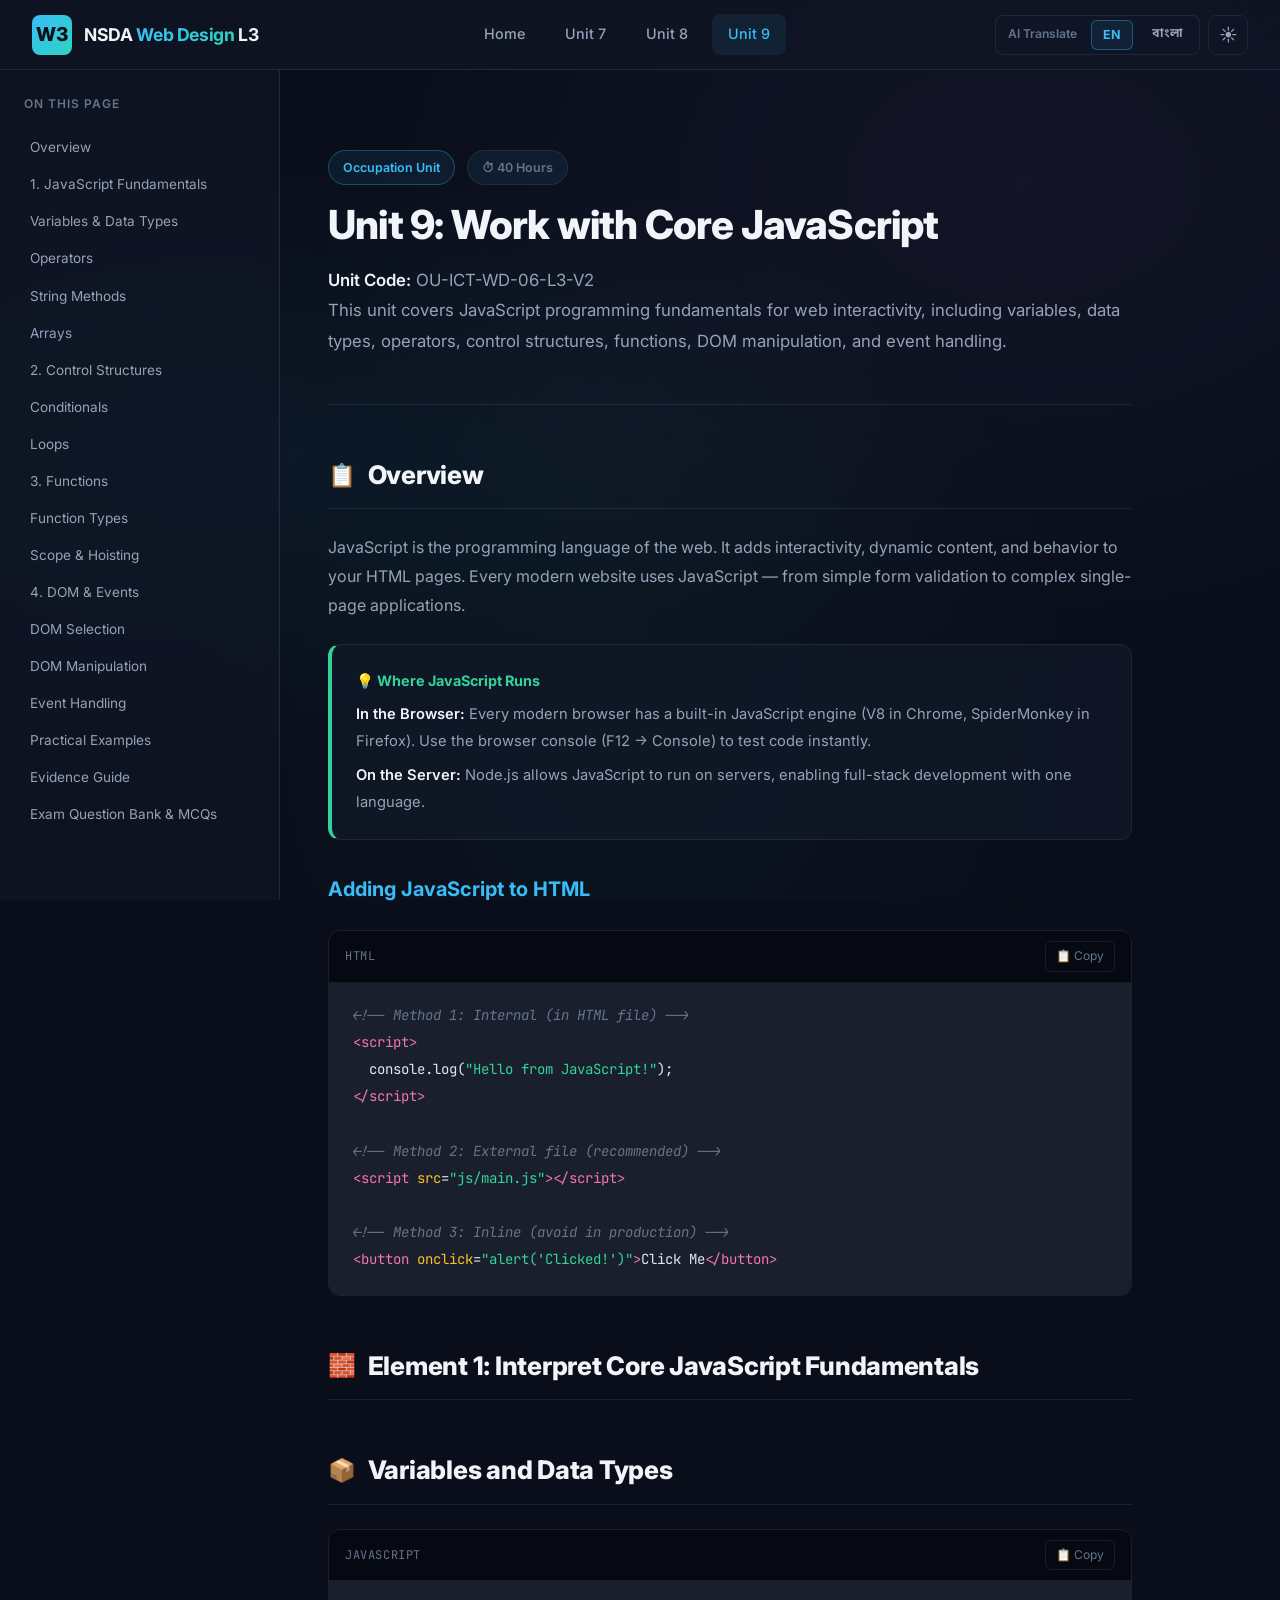
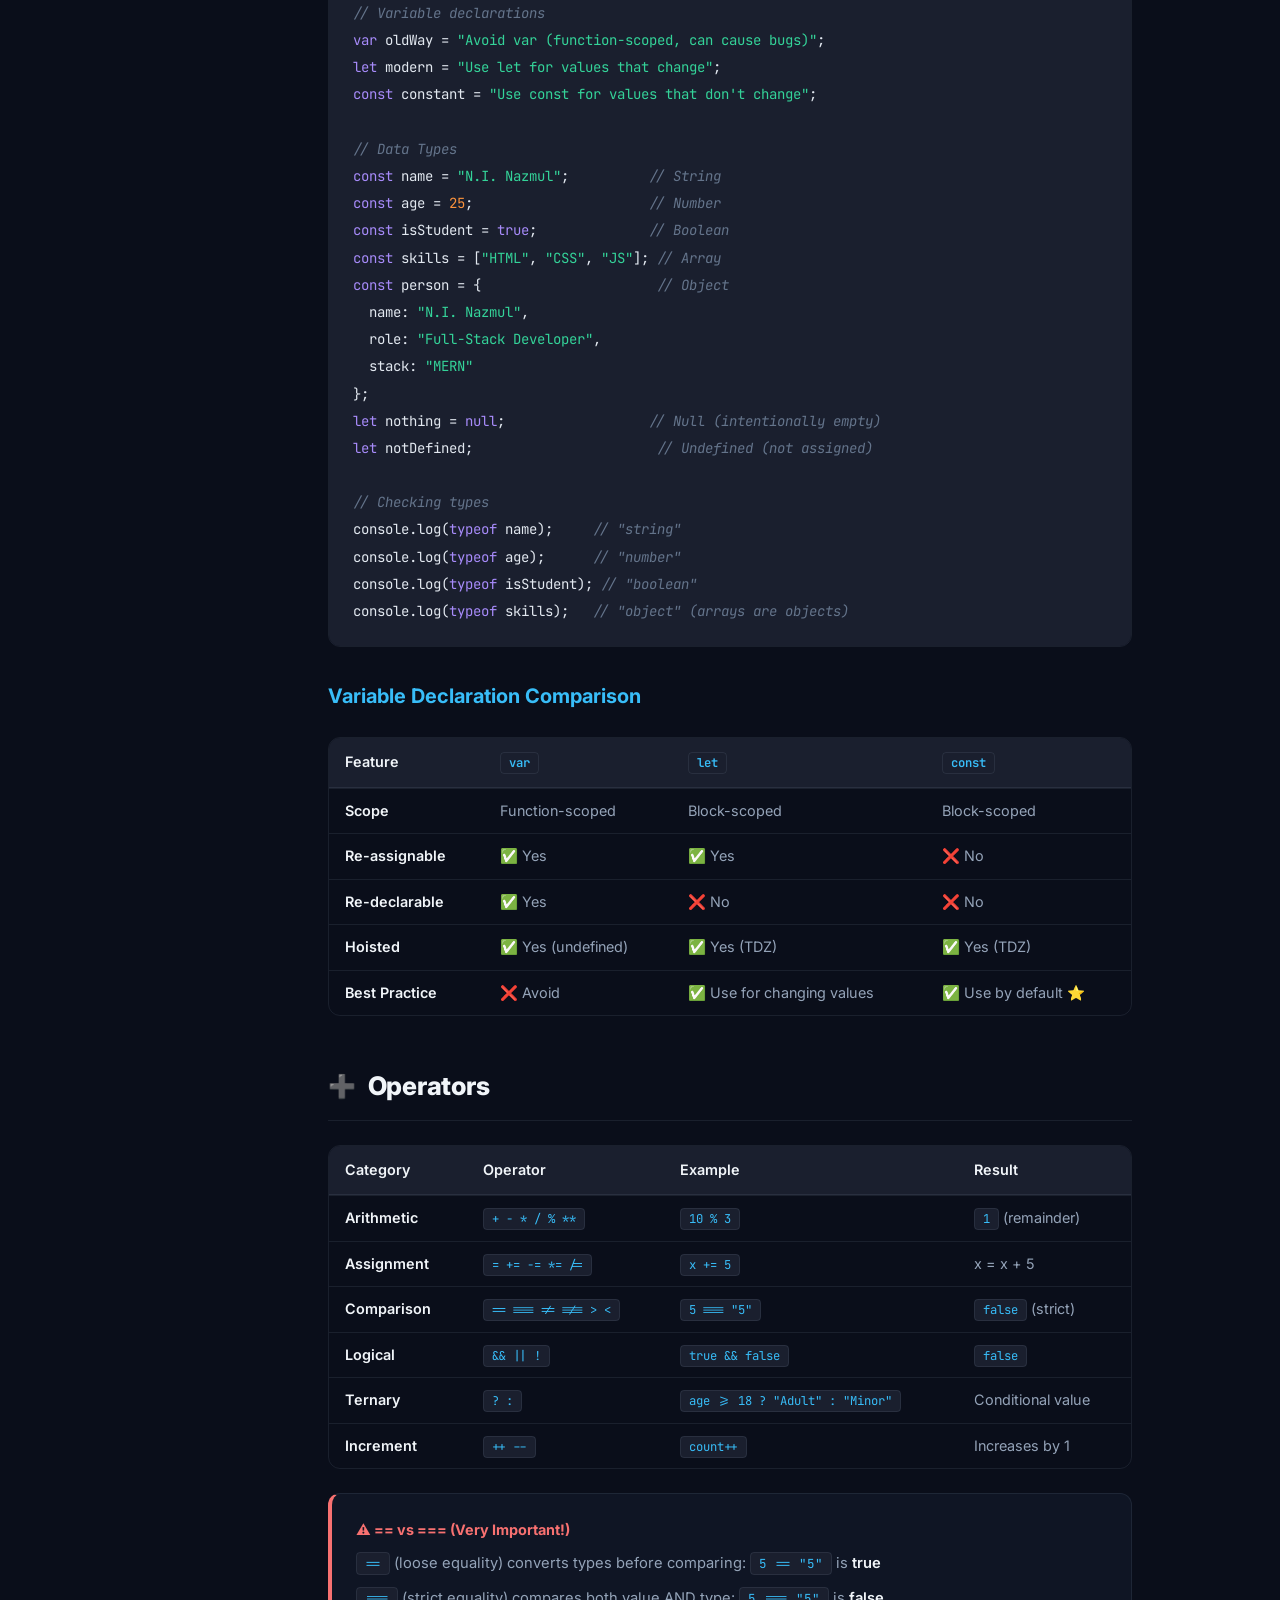
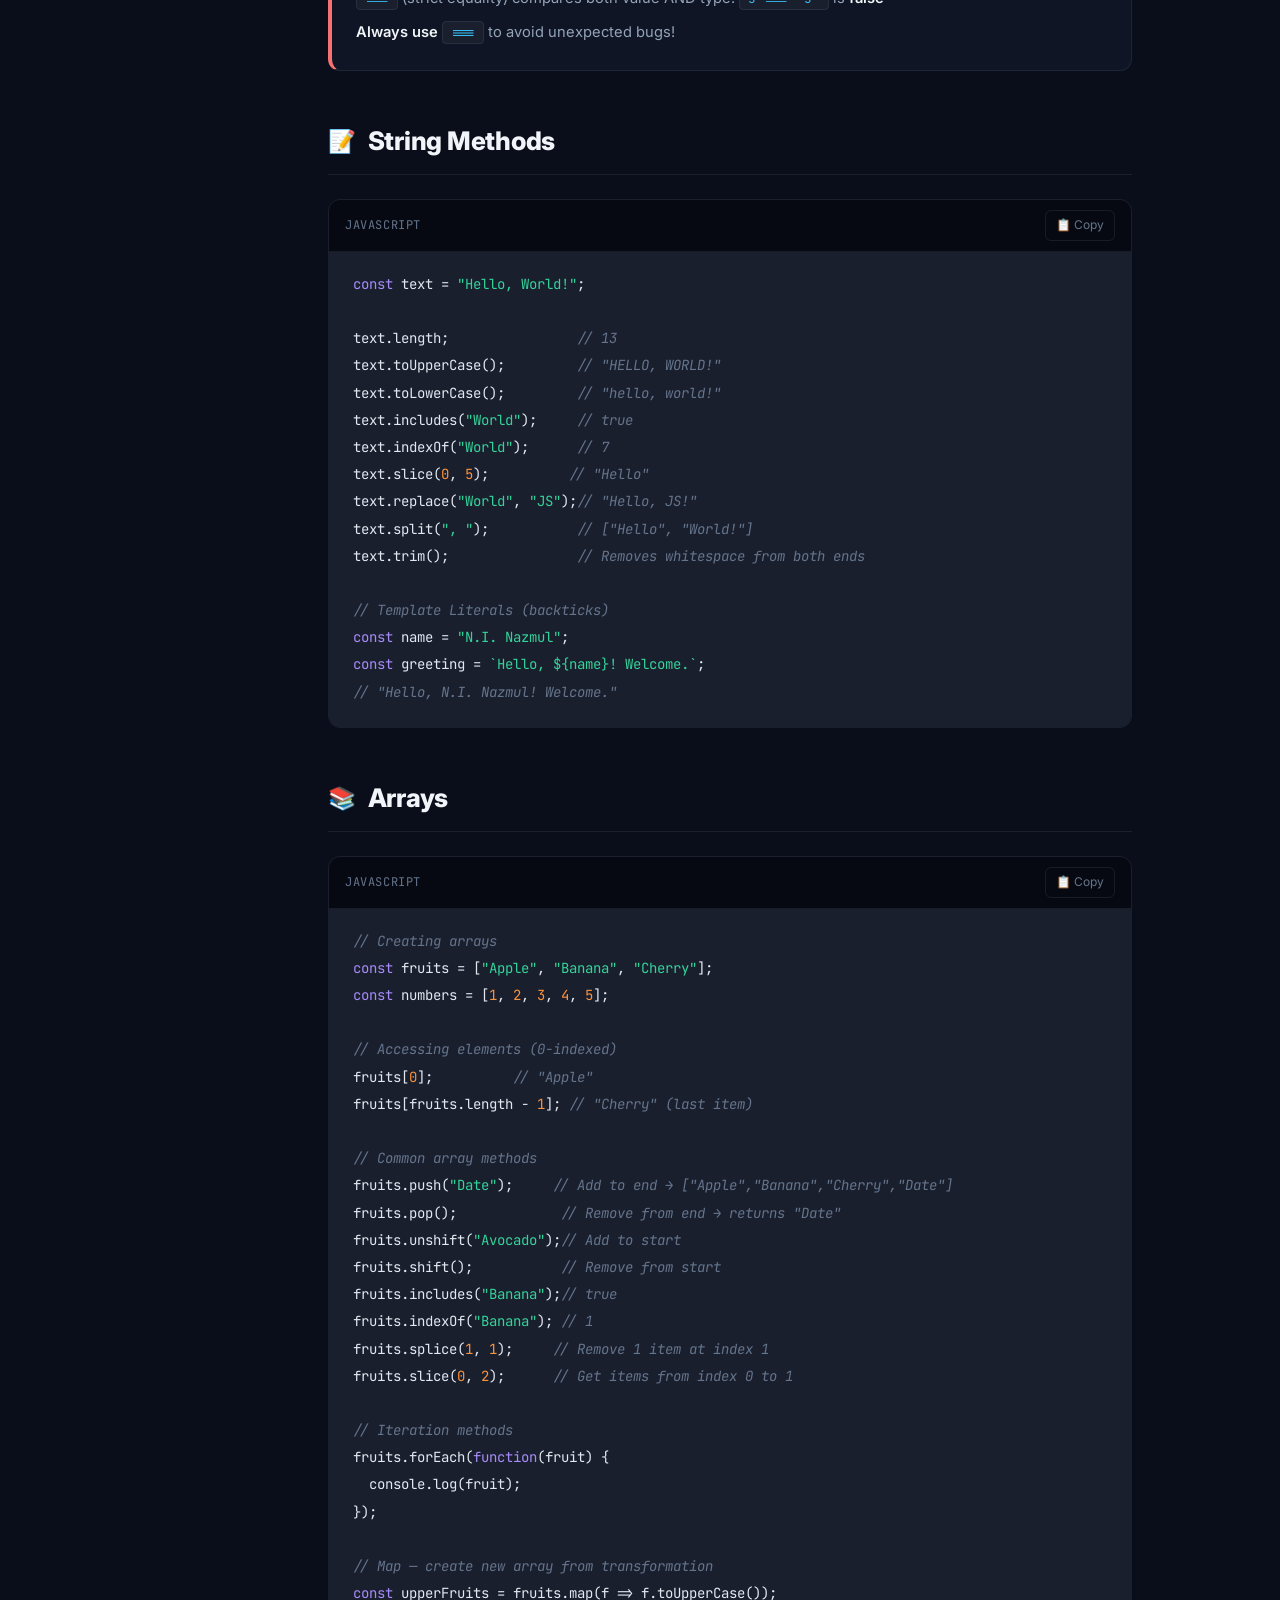
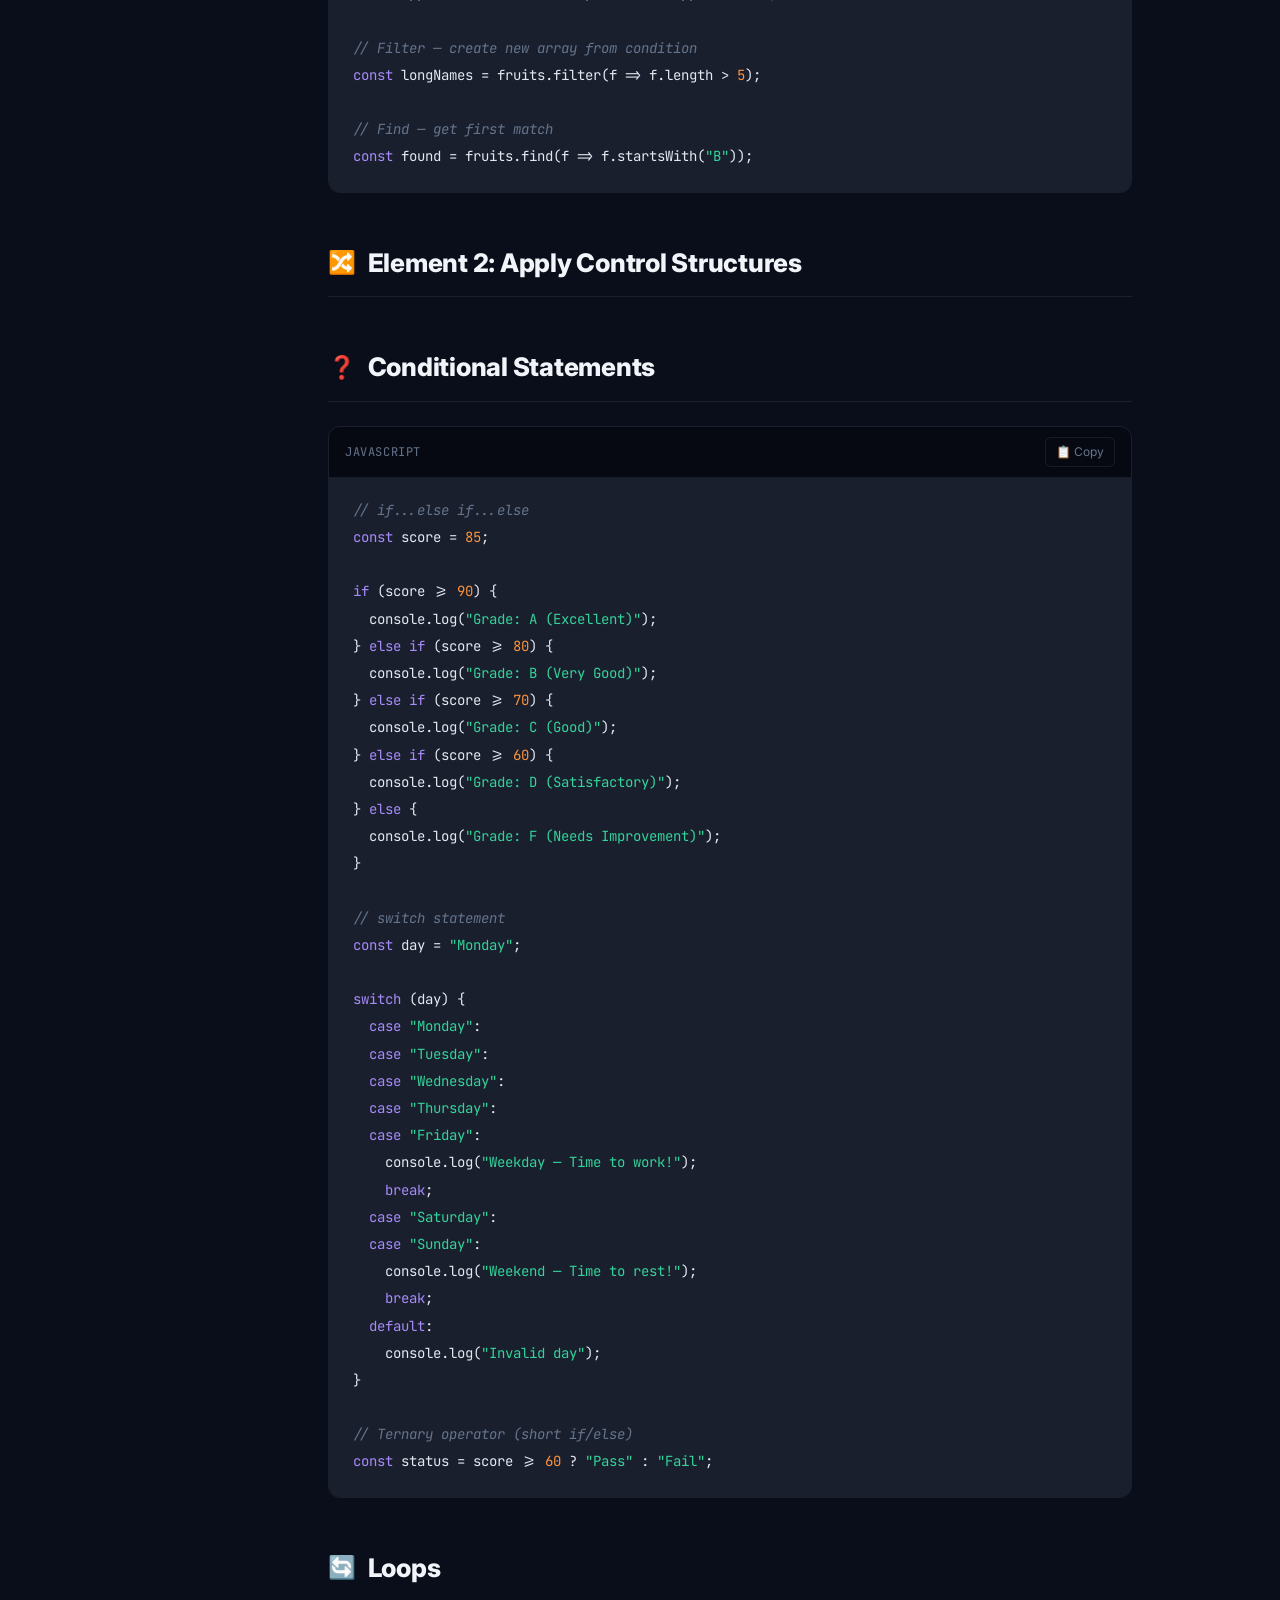
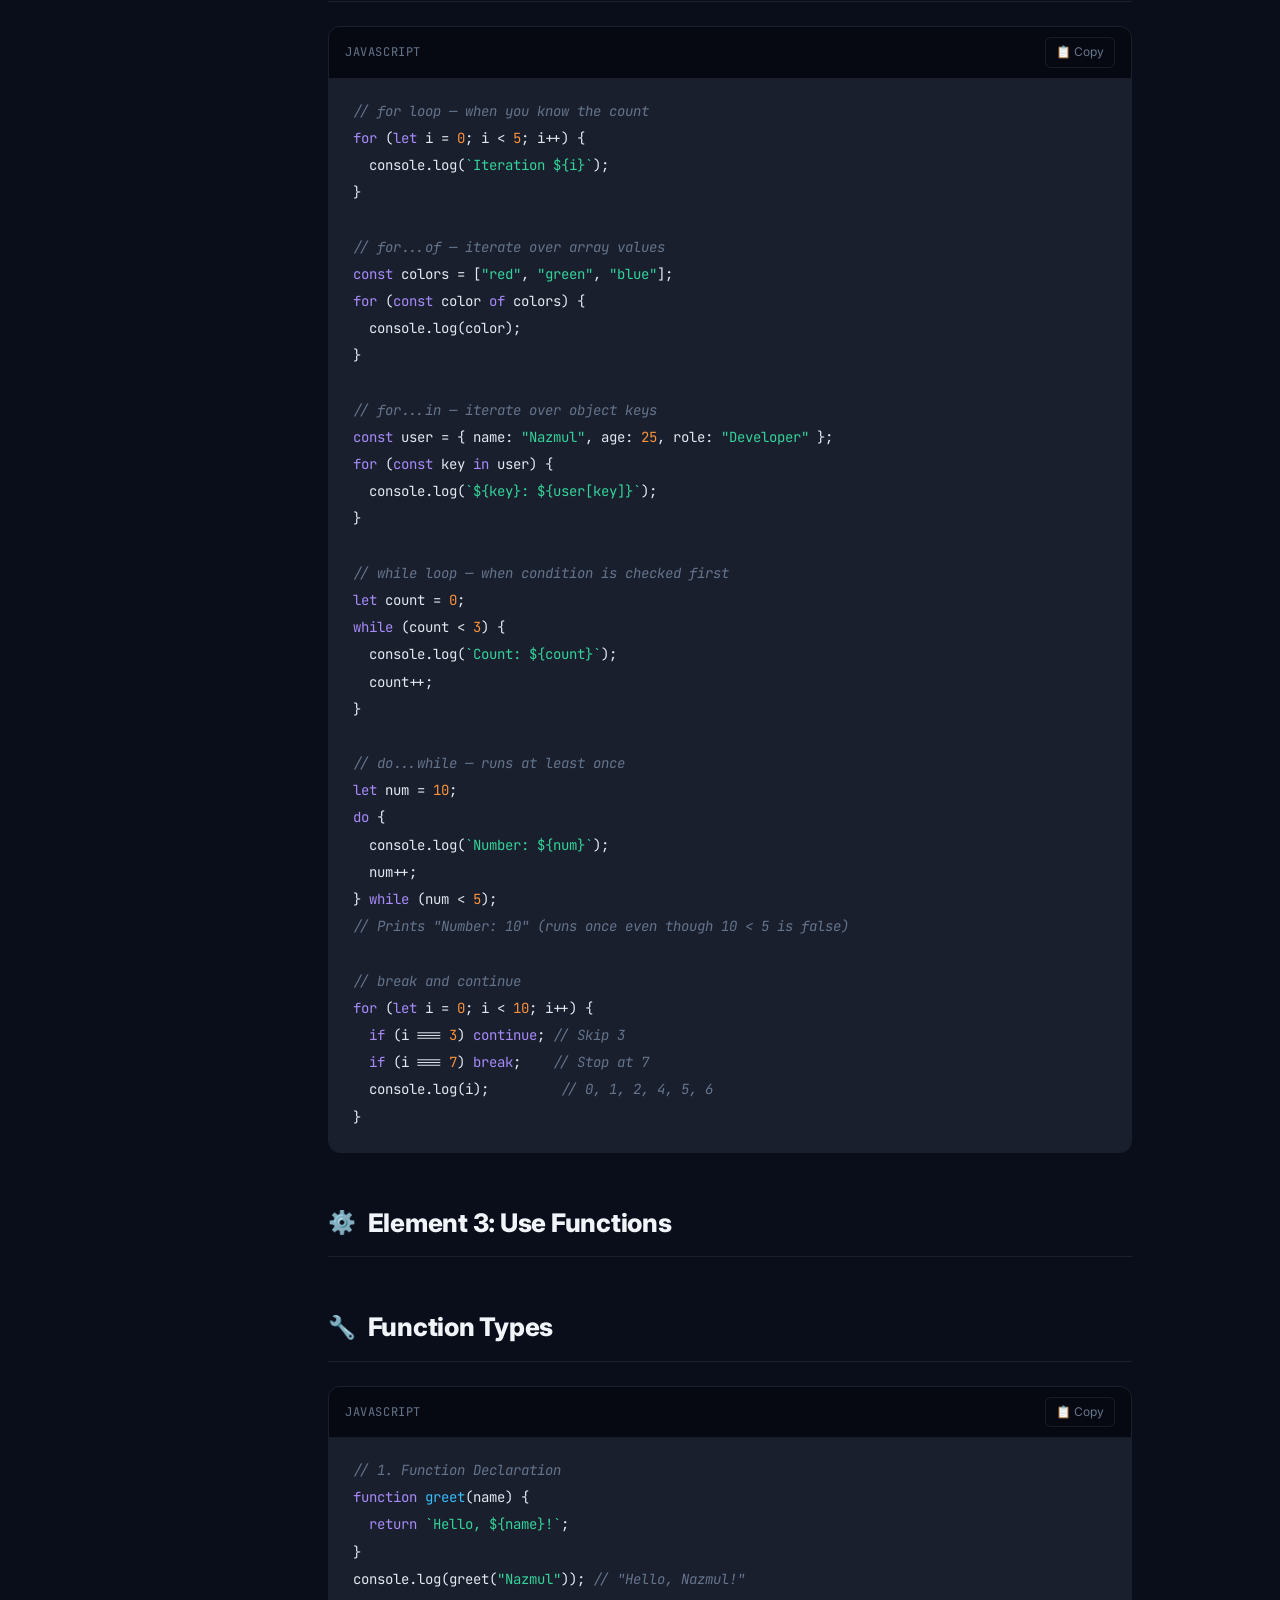
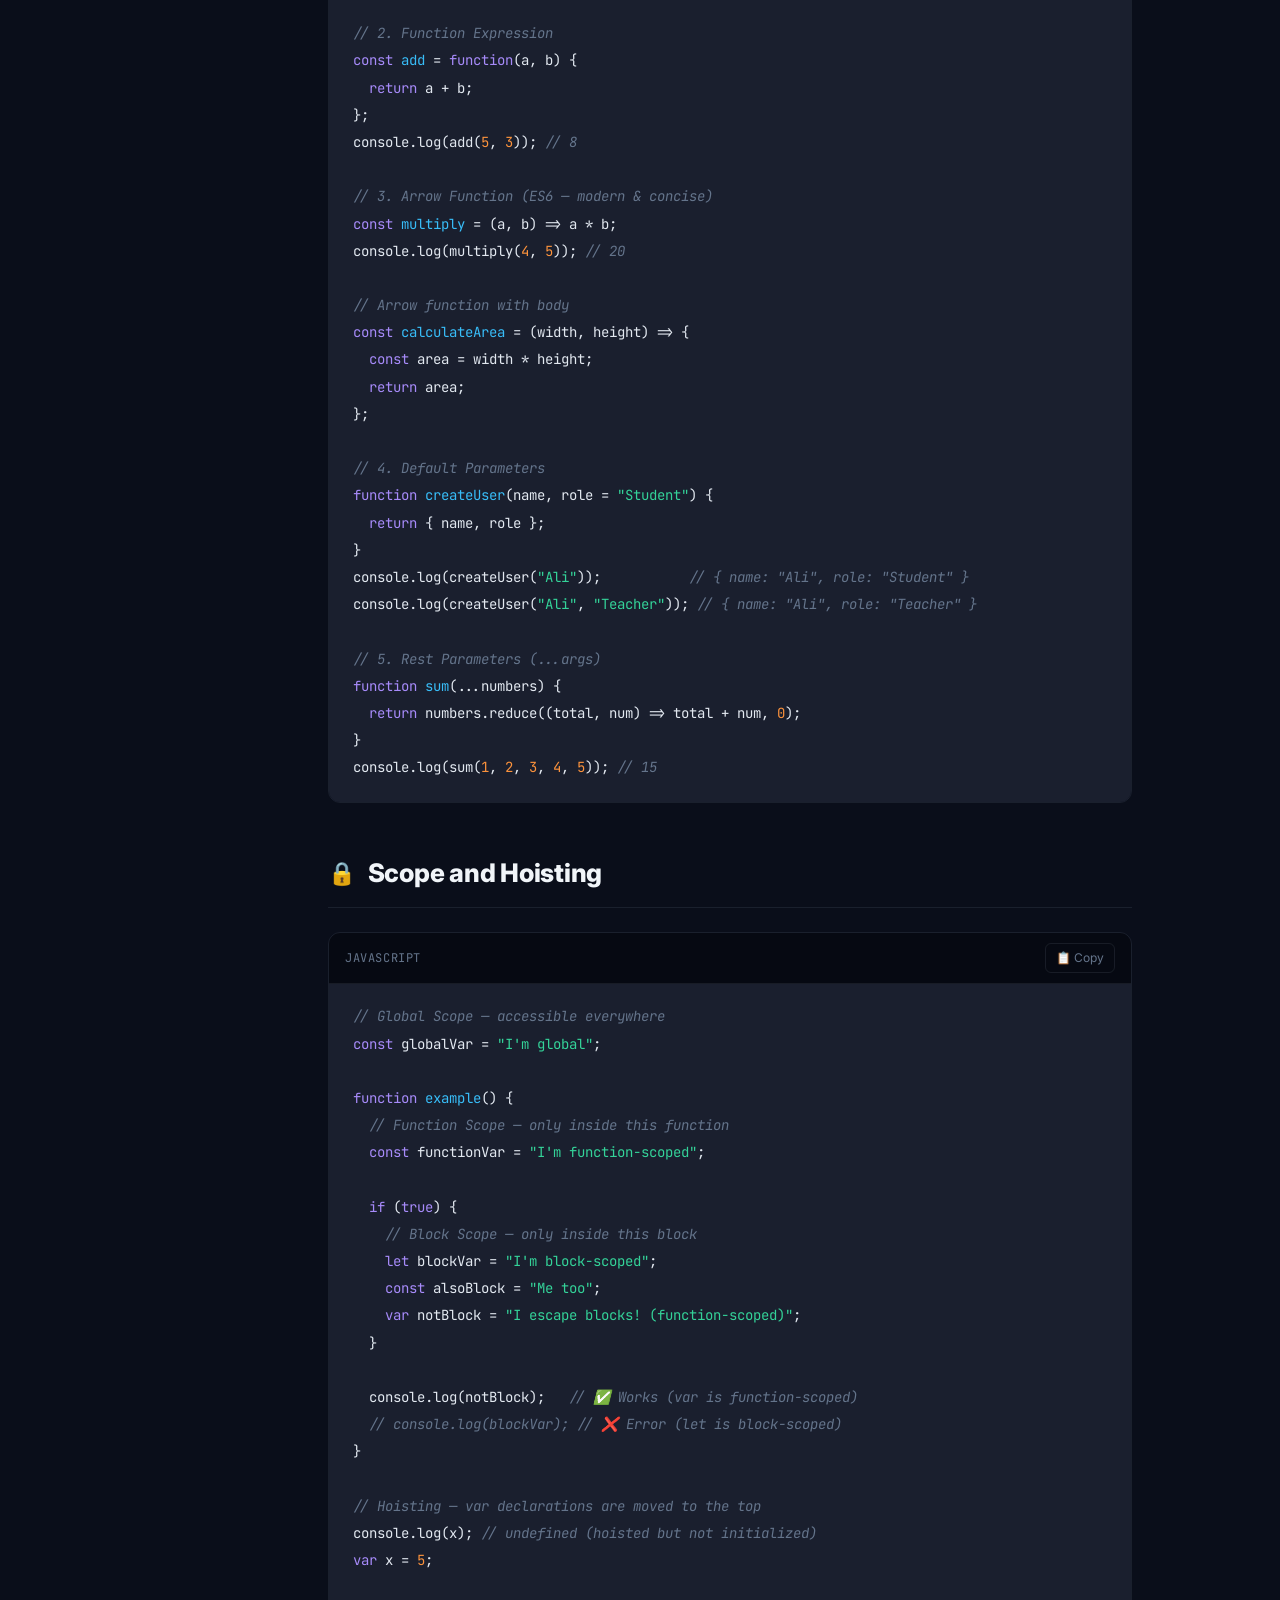
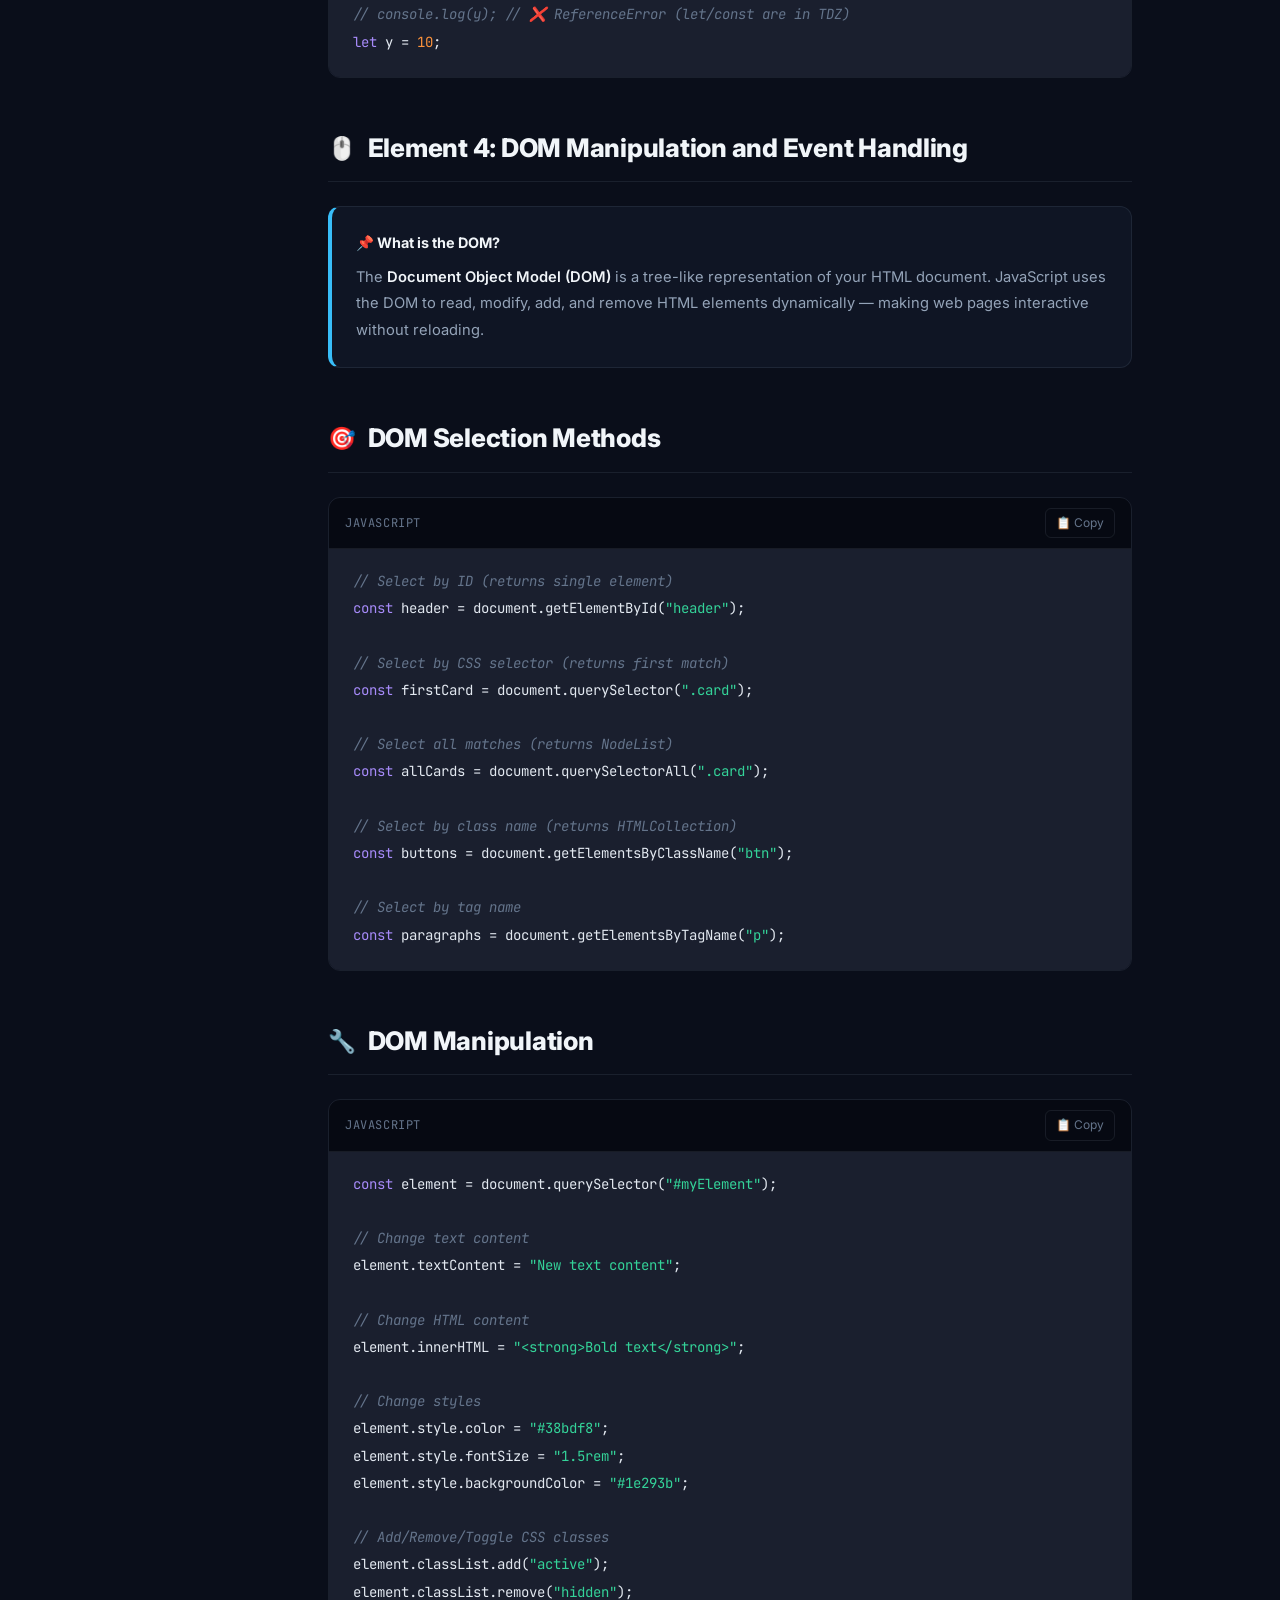
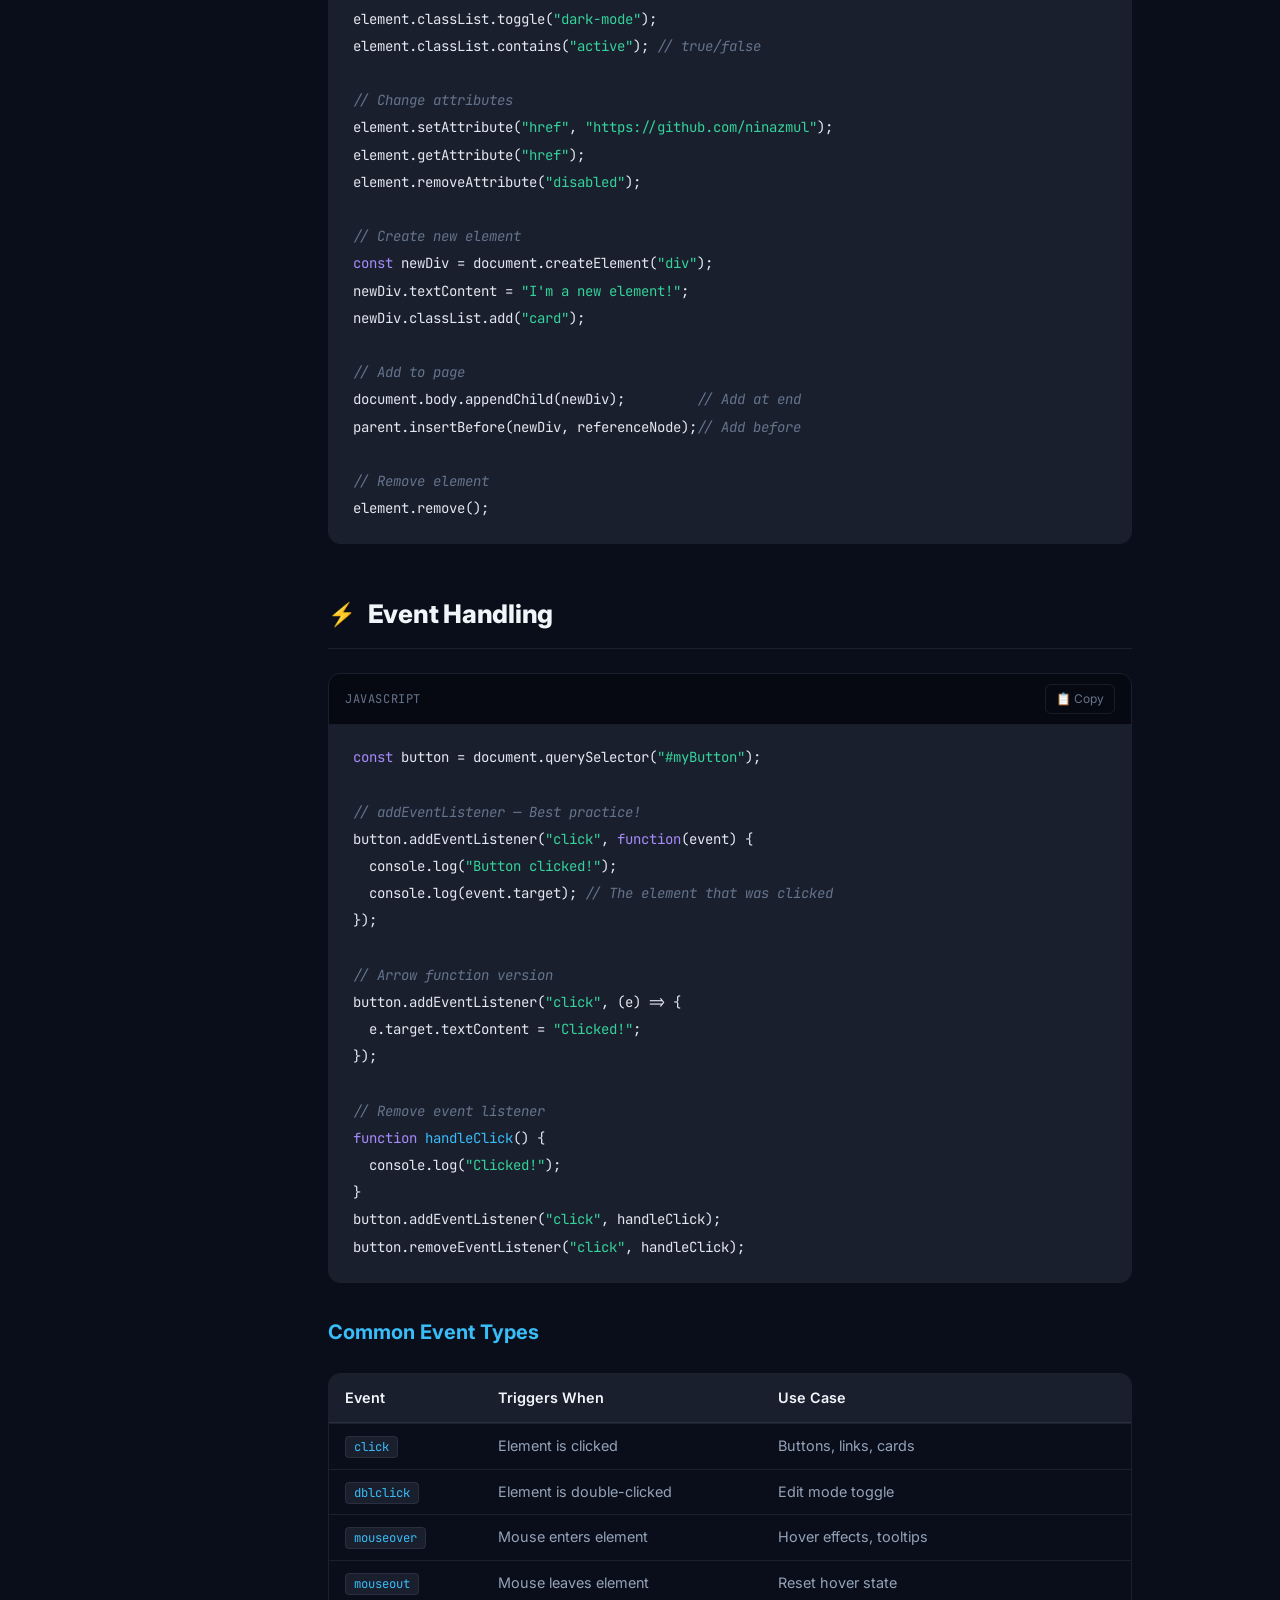
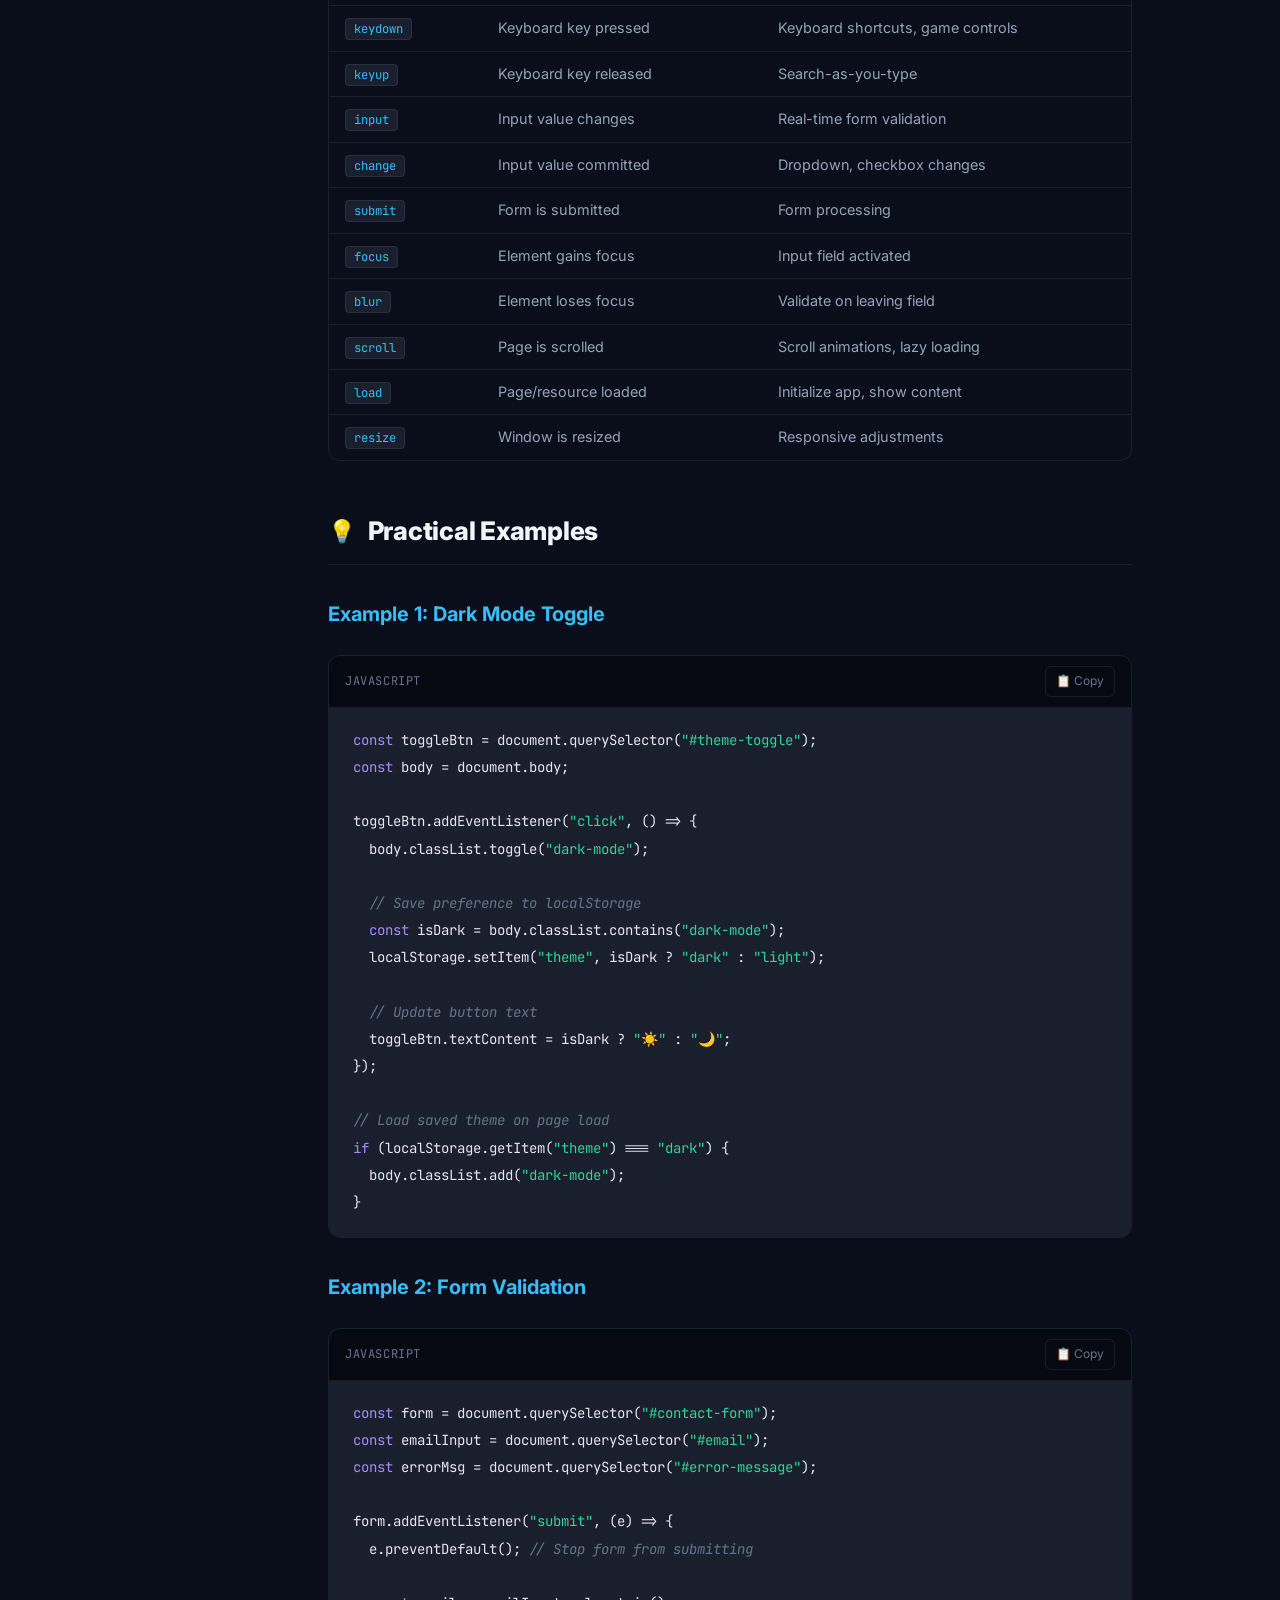
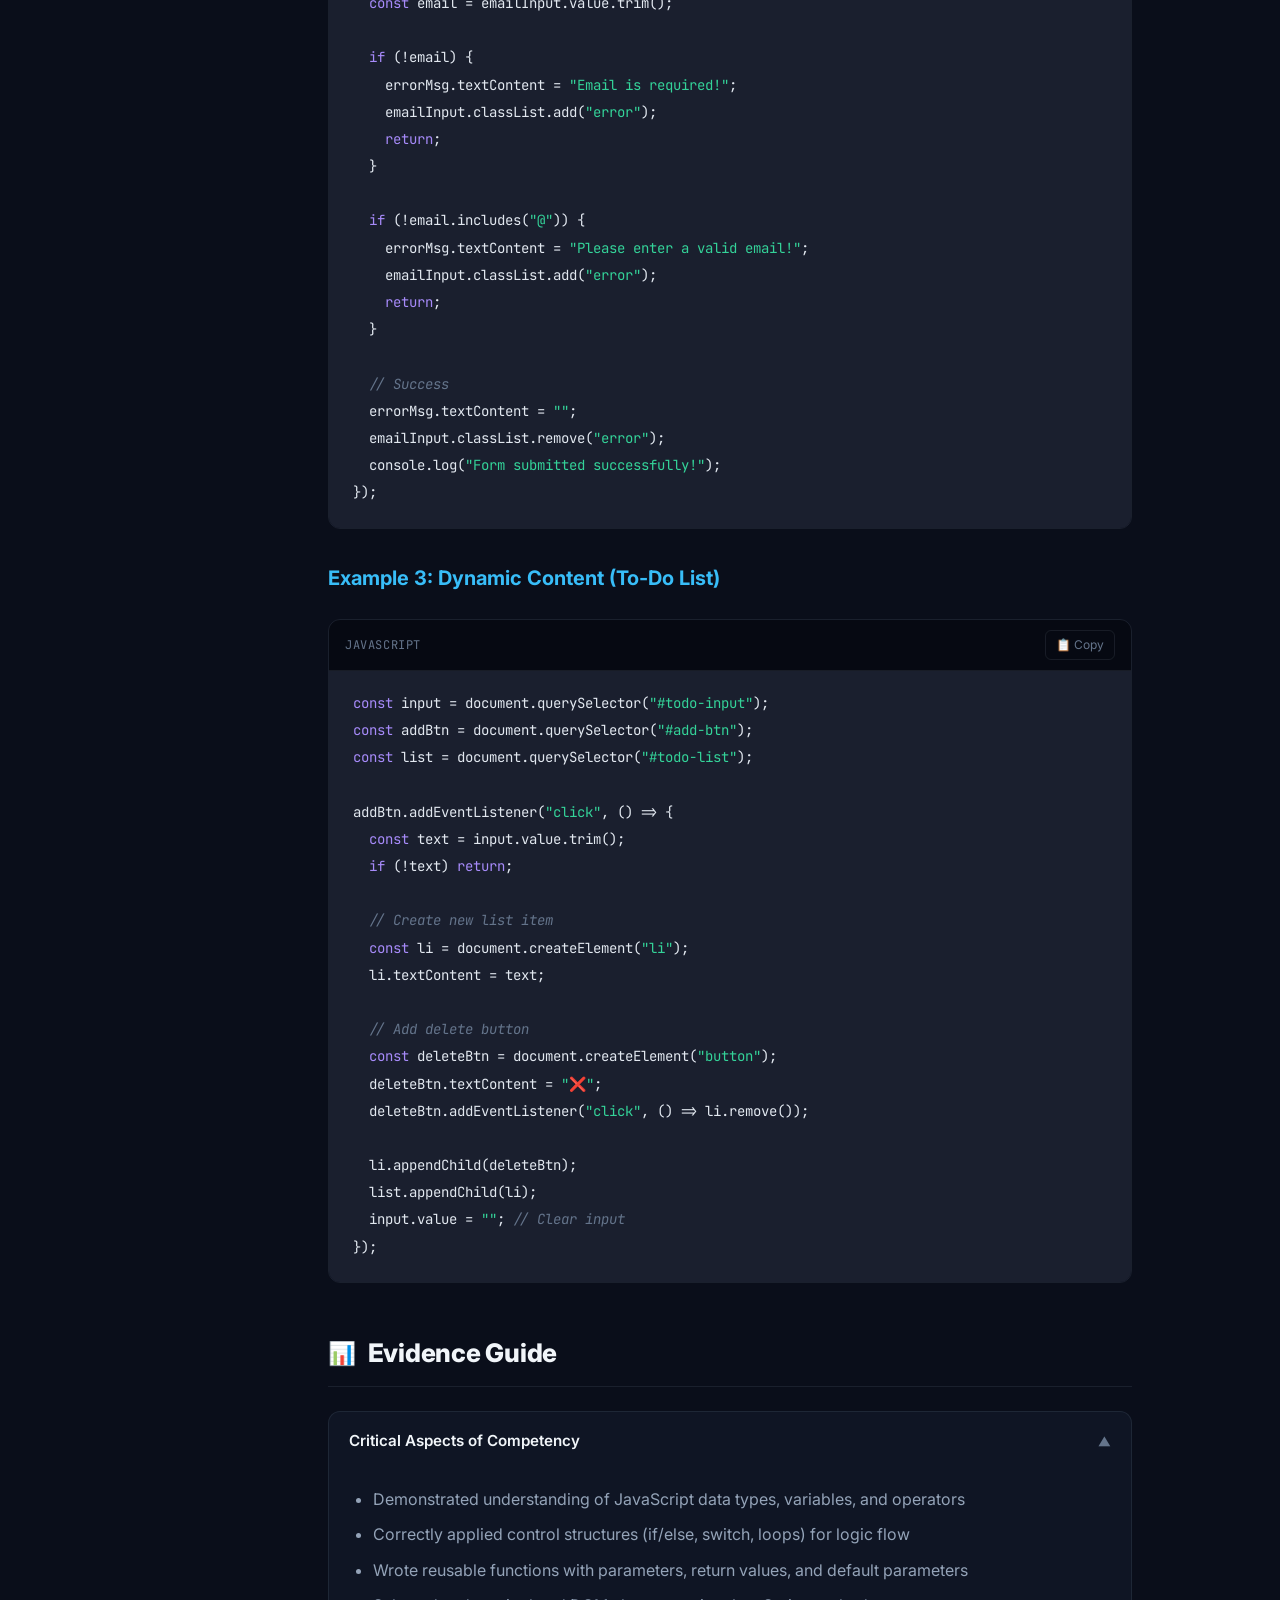
<file: unit9-javascript.html>
<!DOCTYPE html>
<html lang="en" data-theme="dark">
<head>
  <meta charset="UTF-8">
  <meta name="viewport" content="width=device-width, initial-scale=1.0">
  <meta name="description" content="Unit 9: Work with Core JavaScript — OU-ICT-WD-06-L3-V2. Complete guide on JavaScript fundamentals, variables, functions, DOM manipulation, events, and interactive web pages.">
  <title>Unit 9: Work with Core JavaScript — NSDA Web Design L3</title>
  <link rel="stylesheet" href="styles.css">
</head>
<body>
<div id="scroll-progress"></div>
<header class="header">
  <a href="index.html" class="header-logo"><div class="header-logo-icon">W3</div><div class="header-logo-text">NSDA <span>Web Design</span> L3</div></a>
  <nav class="header-nav">
    <a href="index.html">Home</a><a href="unit7-css.html">Unit 7</a><a href="unit8-design-to-web.html">Unit 8</a><a href="unit9-javascript.html" class="active">Unit 9</a>
  </nav>
  <div style="display:flex;align-items:center;gap:8px;">
    <button class="theme-toggle" id="theme-toggle" aria-label="Toggle theme">🌙</button>
    <button class="hamburger" id="hamburger" aria-label="Menu"><span></span><span></span><span></span></button>
  </div>
</header>
<nav class="mobile-nav" id="mobile-nav">
  <a href="index.html">Home</a><a href="unit1-negotiation.html">Unit 1</a><a href="unit2-osh.html">Unit 2</a><a href="unit3-documents.html">Unit 3</a><a href="unit4-visual-design.html">Unit 4</a><a href="unit5-environment.html">Unit 5</a><a href="unit6-html.html">Unit 6</a><a href="unit7-css.html">Unit 7</a><a href="unit8-design-to-web.html">Unit 8</a><a href="unit9-javascript.html">Unit 9</a>
</nav>

<div class="page-layout">
  <aside class="sidebar" id="sidebar">
    <div class="sidebar-title">On This Page</div>
    <nav class="sidebar-nav">
      <a href="#overview">Overview</a>
      <a href="#element1">1. JavaScript Fundamentals</a>
      <a href="#variables">Variables & Data Types</a>
      <a href="#operators">Operators</a>
      <a href="#strings">String Methods</a>
      <a href="#arrays">Arrays</a>
      <a href="#element2">2. Control Structures</a>
      <a href="#conditionals">Conditionals</a>
      <a href="#loops">Loops</a>
      <a href="#element3">3. Functions</a>
      <a href="#function-types">Function Types</a>
      <a href="#scope">Scope & Hoisting</a>
      <a href="#element4">4. DOM & Events</a>
      <a href="#dom-select">DOM Selection</a>
      <a href="#dom-manipulate">DOM Manipulation</a>
      <a href="#events">Event Handling</a>
      <a href="#examples">Practical Examples</a>
      <a href="#evidence">Evidence Guide</a>
      <a href="#exam-prep">Exam Question Bank & MCQs</a>
    </nav>
  </aside>

  <div class="page-content">
    <div class="content">

      <div class="unit-header">
        <div class="unit-header-meta">
          <span class="unit-badge badge-occupation">Occupation Unit</span>
          <span class="unit-badge badge-hours">⏱ 40 Hours</span>
        </div>
        <h1>Unit 9: Work with Core JavaScript</h1>
        <p class="unit-header-desc">
          <strong>Unit Code:</strong> OU-ICT-WD-06-L3-V2<br>
          This unit covers JavaScript programming fundamentals for web interactivity, including variables, data types, operators, control structures, functions, DOM manipulation, and event handling.
        </p>
      </div>

      <h2 id="overview"><span class="icon">📋</span> Overview</h2>
      <p>JavaScript is the programming language of the web. It adds interactivity, dynamic content, and behavior to your HTML pages. Every modern website uses JavaScript — from simple form validation to complex single-page applications.</p>

      <div class="info-box tip">
        <div class="info-box-title">💡 Where JavaScript Runs</div>
        <p><strong>In the Browser:</strong> Every modern browser has a built-in JavaScript engine (V8 in Chrome, SpiderMonkey in Firefox). Use the browser console (F12 → Console) to test code instantly.</p>
        <p><strong>On the Server:</strong> Node.js allows JavaScript to run on servers, enabling full-stack development with one language.</p>
      </div>

      <h3>Adding JavaScript to HTML</h3>
      <div class="code-block">
        <div class="code-block-header"><span class="code-block-lang">HTML</span><button class="code-block-copy">📋 Copy</button></div>
        <pre><code><span class="comment">&lt;!-- Method 1: Internal (in HTML file) --&gt;</span>
<span class="tag">&lt;script&gt;</span>
  console.log(<span class="string">"Hello from JavaScript!"</span>);
<span class="tag">&lt;/script&gt;</span>

<span class="comment">&lt;!-- Method 2: External file (recommended) --&gt;</span>
<span class="tag">&lt;script</span> <span class="attr">src</span>=<span class="val">"js/main.js"</span><span class="tag">&gt;&lt;/script&gt;</span>

<span class="comment">&lt;!-- Method 3: Inline (avoid in production) --&gt;</span>
<span class="tag">&lt;button</span> <span class="attr">onclick</span>=<span class="val">"alert('Clicked!')"</span><span class="tag">&gt;</span>Click Me<span class="tag">&lt;/button&gt;</span></code></pre>
      </div>

      <h2 id="element1"><span class="icon">🧱</span> Element 1: Interpret Core JavaScript Fundamentals</h2>

      <h2 id="variables"><span class="icon">📦</span> Variables and Data Types</h2>

      <div class="code-block">
        <div class="code-block-header"><span class="code-block-lang">JavaScript</span><button class="code-block-copy">📋 Copy</button></div>
        <pre><code><span class="comment">// Variable declarations</span>
<span class="keyword">var</span> oldWay = <span class="string">"Avoid var (function-scoped, can cause bugs)"</span>;
<span class="keyword">let</span> modern = <span class="string">"Use let for values that change"</span>;
<span class="keyword">const</span> constant = <span class="string">"Use const for values that don't change"</span>;

<span class="comment">// Data Types</span>
<span class="keyword">const</span> name = <span class="string">"N.I. Nazmul"</span>;          <span class="comment">// String</span>
<span class="keyword">const</span> age = <span class="number">25</span>;                      <span class="comment">// Number</span>
<span class="keyword">const</span> isStudent = <span class="keyword">true</span>;              <span class="comment">// Boolean</span>
<span class="keyword">const</span> skills = [<span class="string">"HTML"</span>, <span class="string">"CSS"</span>, <span class="string">"JS"</span>]; <span class="comment">// Array</span>
<span class="keyword">const</span> person = {                      <span class="comment">// Object</span>
  name: <span class="string">"N.I. Nazmul"</span>,
  role: <span class="string">"Full-Stack Developer"</span>,
  stack: <span class="string">"MERN"</span>
};
<span class="keyword">let</span> nothing = <span class="keyword">null</span>;                  <span class="comment">// Null (intentionally empty)</span>
<span class="keyword">let</span> notDefined;                       <span class="comment">// Undefined (not assigned)</span>

<span class="comment">// Checking types</span>
console.log(<span class="keyword">typeof</span> name);     <span class="comment">// "string"</span>
console.log(<span class="keyword">typeof</span> age);      <span class="comment">// "number"</span>
console.log(<span class="keyword">typeof</span> isStudent); <span class="comment">// "boolean"</span>
console.log(<span class="keyword">typeof</span> skills);   <span class="comment">// "object" (arrays are objects)</span></code></pre>
      </div>

      <h3>Variable Declaration Comparison</h3>
      <div class="table-wrapper">
        <table>
          <thead><tr><th>Feature</th><th><code>var</code></th><th><code>let</code></th><th><code>const</code></th></tr></thead>
          <tbody>
            <tr><td><strong>Scope</strong></td><td>Function-scoped</td><td>Block-scoped</td><td>Block-scoped</td></tr>
            <tr><td><strong>Re-assignable</strong></td><td>✅ Yes</td><td>✅ Yes</td><td>❌ No</td></tr>
            <tr><td><strong>Re-declarable</strong></td><td>✅ Yes</td><td>❌ No</td><td>❌ No</td></tr>
            <tr><td><strong>Hoisted</strong></td><td>✅ Yes (undefined)</td><td>✅ Yes (TDZ)</td><td>✅ Yes (TDZ)</td></tr>
            <tr><td><strong>Best Practice</strong></td><td>❌ Avoid</td><td>✅ Use for changing values</td><td>✅ Use by default ⭐</td></tr>
          </tbody>
        </table>
      </div>

      <h2 id="operators"><span class="icon">➕</span> Operators</h2>

      <div class="table-wrapper">
        <table>
          <thead><tr><th>Category</th><th>Operator</th><th>Example</th><th>Result</th></tr></thead>
          <tbody>
            <tr><td><strong>Arithmetic</strong></td><td><code>+ - * / % **</code></td><td><code>10 % 3</code></td><td><code>1</code> (remainder)</td></tr>
            <tr><td><strong>Assignment</strong></td><td><code>= += -= *= /=</code></td><td><code>x += 5</code></td><td>x = x + 5</td></tr>
            <tr><td><strong>Comparison</strong></td><td><code>== === != !== &gt; &lt;</code></td><td><code>5 === "5"</code></td><td><code>false</code> (strict)</td></tr>
            <tr><td><strong>Logical</strong></td><td><code>&amp;&amp; || !</code></td><td><code>true &amp;&amp; false</code></td><td><code>false</code></td></tr>
            <tr><td><strong>Ternary</strong></td><td><code>? :</code></td><td><code>age >= 18 ? "Adult" : "Minor"</code></td><td>Conditional value</td></tr>
            <tr><td><strong>Increment</strong></td><td><code>++ --</code></td><td><code>count++</code></td><td>Increases by 1</td></tr>
          </tbody>
        </table>
      </div>

      <div class="info-box important">
        <div class="info-box-title">⚠️ == vs === (Very Important!)</div>
        <p><code>==</code> (loose equality) converts types before comparing: <code>5 == "5"</code> is <strong>true</strong></p>
        <p><code>===</code> (strict equality) compares both value AND type: <code>5 === "5"</code> is <strong>false</strong></p>
        <p><strong>Always use <code>===</code></strong> to avoid unexpected bugs!</p>
      </div>

      <h2 id="strings"><span class="icon">📝</span> String Methods</h2>
      <div class="code-block">
        <div class="code-block-header"><span class="code-block-lang">JavaScript</span><button class="code-block-copy">📋 Copy</button></div>
        <pre><code><span class="keyword">const</span> text = <span class="string">"Hello, World!"</span>;

text.length;                <span class="comment">// 13</span>
text.toUpperCase();         <span class="comment">// "HELLO, WORLD!"</span>
text.toLowerCase();         <span class="comment">// "hello, world!"</span>
text.includes(<span class="string">"World"</span>);     <span class="comment">// true</span>
text.indexOf(<span class="string">"World"</span>);      <span class="comment">// 7</span>
text.slice(<span class="number">0</span>, <span class="number">5</span>);          <span class="comment">// "Hello"</span>
text.replace(<span class="string">"World"</span>, <span class="string">"JS"</span>);<span class="comment">// "Hello, JS!"</span>
text.split(<span class="string">", "</span>);           <span class="comment">// ["Hello", "World!"]</span>
text.trim();                <span class="comment">// Removes whitespace from both ends</span>

<span class="comment">// Template Literals (backticks)</span>
<span class="keyword">const</span> name = <span class="string">"N.I. Nazmul"</span>;
<span class="keyword">const</span> greeting = <span class="string">`Hello, ${name}! Welcome.`</span>;
<span class="comment">// "Hello, N.I. Nazmul! Welcome."</span></code></pre>
      </div>

      <h2 id="arrays"><span class="icon">📚</span> Arrays</h2>
      <div class="code-block">
        <div class="code-block-header"><span class="code-block-lang">JavaScript</span><button class="code-block-copy">📋 Copy</button></div>
        <pre><code><span class="comment">// Creating arrays</span>
<span class="keyword">const</span> fruits = [<span class="string">"Apple"</span>, <span class="string">"Banana"</span>, <span class="string">"Cherry"</span>];
<span class="keyword">const</span> numbers = [<span class="number">1</span>, <span class="number">2</span>, <span class="number">3</span>, <span class="number">4</span>, <span class="number">5</span>];

<span class="comment">// Accessing elements (0-indexed)</span>
fruits[<span class="number">0</span>];          <span class="comment">// "Apple"</span>
fruits[fruits.length - <span class="number">1</span>]; <span class="comment">// "Cherry" (last item)</span>

<span class="comment">// Common array methods</span>
fruits.push(<span class="string">"Date"</span>);     <span class="comment">// Add to end → ["Apple","Banana","Cherry","Date"]</span>
fruits.pop();             <span class="comment">// Remove from end → returns "Date"</span>
fruits.unshift(<span class="string">"Avocado"</span>);<span class="comment">// Add to start</span>
fruits.shift();           <span class="comment">// Remove from start</span>
fruits.includes(<span class="string">"Banana"</span>);<span class="comment">// true</span>
fruits.indexOf(<span class="string">"Banana"</span>); <span class="comment">// 1</span>
fruits.splice(<span class="number">1</span>, <span class="number">1</span>);     <span class="comment">// Remove 1 item at index 1</span>
fruits.slice(<span class="number">0</span>, <span class="number">2</span>);      <span class="comment">// Get items from index 0 to 1</span>

<span class="comment">// Iteration methods</span>
fruits.forEach(<span class="keyword">function</span>(fruit) {
  console.log(fruit);
});

<span class="comment">// Map — create new array from transformation</span>
<span class="keyword">const</span> upperFruits = fruits.map(f => f.toUpperCase());

<span class="comment">// Filter — create new array from condition</span>
<span class="keyword">const</span> longNames = fruits.filter(f => f.length > <span class="number">5</span>);

<span class="comment">// Find — get first match</span>
<span class="keyword">const</span> found = fruits.find(f => f.startsWith(<span class="string">"B"</span>));</code></pre>
      </div>

      <h2 id="element2"><span class="icon">🔀</span> Element 2: Apply Control Structures</h2>

      <h2 id="conditionals"><span class="icon">❓</span> Conditional Statements</h2>
      <div class="code-block">
        <div class="code-block-header"><span class="code-block-lang">JavaScript</span><button class="code-block-copy">📋 Copy</button></div>
        <pre><code><span class="comment">// if...else if...else</span>
<span class="keyword">const</span> score = <span class="number">85</span>;

<span class="keyword">if</span> (score >= <span class="number">90</span>) {
  console.log(<span class="string">"Grade: A (Excellent)"</span>);
} <span class="keyword">else if</span> (score >= <span class="number">80</span>) {
  console.log(<span class="string">"Grade: B (Very Good)"</span>);
} <span class="keyword">else if</span> (score >= <span class="number">70</span>) {
  console.log(<span class="string">"Grade: C (Good)"</span>);
} <span class="keyword">else if</span> (score >= <span class="number">60</span>) {
  console.log(<span class="string">"Grade: D (Satisfactory)"</span>);
} <span class="keyword">else</span> {
  console.log(<span class="string">"Grade: F (Needs Improvement)"</span>);
}

<span class="comment">// switch statement</span>
<span class="keyword">const</span> day = <span class="string">"Monday"</span>;

<span class="keyword">switch</span> (day) {
  <span class="keyword">case</span> <span class="string">"Monday"</span>:
  <span class="keyword">case</span> <span class="string">"Tuesday"</span>:
  <span class="keyword">case</span> <span class="string">"Wednesday"</span>:
  <span class="keyword">case</span> <span class="string">"Thursday"</span>:
  <span class="keyword">case</span> <span class="string">"Friday"</span>:
    console.log(<span class="string">"Weekday — Time to work!"</span>);
    <span class="keyword">break</span>;
  <span class="keyword">case</span> <span class="string">"Saturday"</span>:
  <span class="keyword">case</span> <span class="string">"Sunday"</span>:
    console.log(<span class="string">"Weekend — Time to rest!"</span>);
    <span class="keyword">break</span>;
  <span class="keyword">default</span>:
    console.log(<span class="string">"Invalid day"</span>);
}

<span class="comment">// Ternary operator (short if/else)</span>
<span class="keyword">const</span> status = score >= <span class="number">60</span> ? <span class="string">"Pass"</span> : <span class="string">"Fail"</span>;</code></pre>
      </div>

      <h2 id="loops"><span class="icon">🔄</span> Loops</h2>
      <div class="code-block">
        <div class="code-block-header"><span class="code-block-lang">JavaScript</span><button class="code-block-copy">📋 Copy</button></div>
        <pre><code><span class="comment">// for loop — when you know the count</span>
<span class="keyword">for</span> (<span class="keyword">let</span> i = <span class="number">0</span>; i < <span class="number">5</span>; i++) {
  console.log(<span class="string">`Iteration ${i}`</span>);
}

<span class="comment">// for...of — iterate over array values</span>
<span class="keyword">const</span> colors = [<span class="string">"red"</span>, <span class="string">"green"</span>, <span class="string">"blue"</span>];
<span class="keyword">for</span> (<span class="keyword">const</span> color <span class="keyword">of</span> colors) {
  console.log(color);
}

<span class="comment">// for...in — iterate over object keys</span>
<span class="keyword">const</span> user = { name: <span class="string">"Nazmul"</span>, age: <span class="number">25</span>, role: <span class="string">"Developer"</span> };
<span class="keyword">for</span> (<span class="keyword">const</span> key <span class="keyword">in</span> user) {
  console.log(<span class="string">`${key}: ${user[key]}`</span>);
}

<span class="comment">// while loop — when condition is checked first</span>
<span class="keyword">let</span> count = <span class="number">0</span>;
<span class="keyword">while</span> (count < <span class="number">3</span>) {
  console.log(<span class="string">`Count: ${count}`</span>);
  count++;
}

<span class="comment">// do...while — runs at least once</span>
<span class="keyword">let</span> num = <span class="number">10</span>;
<span class="keyword">do</span> {
  console.log(<span class="string">`Number: ${num}`</span>);
  num++;
} <span class="keyword">while</span> (num < <span class="number">5</span>);
<span class="comment">// Prints "Number: 10" (runs once even though 10 < 5 is false)</span>

<span class="comment">// break and continue</span>
<span class="keyword">for</span> (<span class="keyword">let</span> i = <span class="number">0</span>; i < <span class="number">10</span>; i++) {
  <span class="keyword">if</span> (i === <span class="number">3</span>) <span class="keyword">continue</span>; <span class="comment">// Skip 3</span>
  <span class="keyword">if</span> (i === <span class="number">7</span>) <span class="keyword">break</span>;    <span class="comment">// Stop at 7</span>
  console.log(i);         <span class="comment">// 0, 1, 2, 4, 5, 6</span>
}</code></pre>
      </div>

      <h2 id="element3"><span class="icon">⚙️</span> Element 3: Use Functions</h2>

      <h2 id="function-types"><span class="icon">🔧</span> Function Types</h2>
      <div class="code-block">
        <div class="code-block-header"><span class="code-block-lang">JavaScript</span><button class="code-block-copy">📋 Copy</button></div>
        <pre><code><span class="comment">// 1. Function Declaration</span>
<span class="keyword">function</span> <span class="func">greet</span>(name) {
  <span class="keyword">return</span> <span class="string">`Hello, ${name}!`</span>;
}
console.log(greet(<span class="string">"Nazmul"</span>)); <span class="comment">// "Hello, Nazmul!"</span>

<span class="comment">// 2. Function Expression</span>
<span class="keyword">const</span> <span class="func">add</span> = <span class="keyword">function</span>(a, b) {
  <span class="keyword">return</span> a + b;
};
console.log(add(<span class="number">5</span>, <span class="number">3</span>)); <span class="comment">// 8</span>

<span class="comment">// 3. Arrow Function (ES6 — modern & concise)</span>
<span class="keyword">const</span> <span class="func">multiply</span> = (a, b) => a * b;
console.log(multiply(<span class="number">4</span>, <span class="number">5</span>)); <span class="comment">// 20</span>

<span class="comment">// Arrow function with body</span>
<span class="keyword">const</span> <span class="func">calculateArea</span> = (width, height) => {
  <span class="keyword">const</span> area = width * height;
  <span class="keyword">return</span> area;
};

<span class="comment">// 4. Default Parameters</span>
<span class="keyword">function</span> <span class="func">createUser</span>(name, role = <span class="string">"Student"</span>) {
  <span class="keyword">return</span> { name, role };
}
console.log(createUser(<span class="string">"Ali"</span>));           <span class="comment">// { name: "Ali", role: "Student" }</span>
console.log(createUser(<span class="string">"Ali"</span>, <span class="string">"Teacher"</span>)); <span class="comment">// { name: "Ali", role: "Teacher" }</span>

<span class="comment">// 5. Rest Parameters (...args)</span>
<span class="keyword">function</span> <span class="func">sum</span>(...numbers) {
  <span class="keyword">return</span> numbers.reduce((total, num) => total + num, <span class="number">0</span>);
}
console.log(sum(<span class="number">1</span>, <span class="number">2</span>, <span class="number">3</span>, <span class="number">4</span>, <span class="number">5</span>)); <span class="comment">// 15</span></code></pre>
      </div>

      <h2 id="scope"><span class="icon">🔒</span> Scope and Hoisting</h2>
      <div class="code-block">
        <div class="code-block-header"><span class="code-block-lang">JavaScript</span><button class="code-block-copy">📋 Copy</button></div>
        <pre><code><span class="comment">// Global Scope — accessible everywhere</span>
<span class="keyword">const</span> globalVar = <span class="string">"I'm global"</span>;

<span class="keyword">function</span> <span class="func">example</span>() {
  <span class="comment">// Function Scope — only inside this function</span>
  <span class="keyword">const</span> functionVar = <span class="string">"I'm function-scoped"</span>;

  <span class="keyword">if</span> (<span class="keyword">true</span>) {
    <span class="comment">// Block Scope — only inside this block</span>
    <span class="keyword">let</span> blockVar = <span class="string">"I'm block-scoped"</span>;
    <span class="keyword">const</span> alsoBlock = <span class="string">"Me too"</span>;
    <span class="keyword">var</span> notBlock = <span class="string">"I escape blocks! (function-scoped)"</span>;
  }

  console.log(notBlock);   <span class="comment">// ✅ Works (var is function-scoped)</span>
  <span class="comment">// console.log(blockVar); // ❌ Error (let is block-scoped)</span>
}

<span class="comment">// Hoisting — var declarations are moved to the top</span>
console.log(x); <span class="comment">// undefined (hoisted but not initialized)</span>
<span class="keyword">var</span> x = <span class="number">5</span>;

<span class="comment">// console.log(y); // ❌ ReferenceError (let/const are in TDZ)</span>
<span class="keyword">let</span> y = <span class="number">10</span>;</code></pre>
      </div>

      <h2 id="element4"><span class="icon">🖱️</span> Element 4: DOM Manipulation and Event Handling</h2>

      <div class="info-box">
        <div class="info-box-title">📌 What is the DOM?</div>
        <p>The <strong>Document Object Model (DOM)</strong> is a tree-like representation of your HTML document. JavaScript uses the DOM to read, modify, add, and remove HTML elements dynamically — making web pages interactive without reloading.</p>
      </div>

      <h2 id="dom-select"><span class="icon">🎯</span> DOM Selection Methods</h2>
      <div class="code-block">
        <div class="code-block-header"><span class="code-block-lang">JavaScript</span><button class="code-block-copy">📋 Copy</button></div>
        <pre><code><span class="comment">// Select by ID (returns single element)</span>
<span class="keyword">const</span> header = document.getElementById(<span class="string">"header"</span>);

<span class="comment">// Select by CSS selector (returns first match)</span>
<span class="keyword">const</span> firstCard = document.querySelector(<span class="string">".card"</span>);

<span class="comment">// Select all matches (returns NodeList)</span>
<span class="keyword">const</span> allCards = document.querySelectorAll(<span class="string">".card"</span>);

<span class="comment">// Select by class name (returns HTMLCollection)</span>
<span class="keyword">const</span> buttons = document.getElementsByClassName(<span class="string">"btn"</span>);

<span class="comment">// Select by tag name</span>
<span class="keyword">const</span> paragraphs = document.getElementsByTagName(<span class="string">"p"</span>);</code></pre>
      </div>

      <h2 id="dom-manipulate"><span class="icon">🔧</span> DOM Manipulation</h2>
      <div class="code-block">
        <div class="code-block-header"><span class="code-block-lang">JavaScript</span><button class="code-block-copy">📋 Copy</button></div>
        <pre><code><span class="keyword">const</span> element = document.querySelector(<span class="string">"#myElement"</span>);

<span class="comment">// Change text content</span>
element.textContent = <span class="string">"New text content"</span>;

<span class="comment">// Change HTML content</span>
element.innerHTML = <span class="string">"&lt;strong&gt;Bold text&lt;/strong&gt;"</span>;

<span class="comment">// Change styles</span>
element.style.color = <span class="string">"#38bdf8"</span>;
element.style.fontSize = <span class="string">"1.5rem"</span>;
element.style.backgroundColor = <span class="string">"#1e293b"</span>;

<span class="comment">// Add/Remove/Toggle CSS classes</span>
element.classList.add(<span class="string">"active"</span>);
element.classList.remove(<span class="string">"hidden"</span>);
element.classList.toggle(<span class="string">"dark-mode"</span>);
element.classList.contains(<span class="string">"active"</span>); <span class="comment">// true/false</span>

<span class="comment">// Change attributes</span>
element.setAttribute(<span class="string">"href"</span>, <span class="string">"https://github.com/ninazmul"</span>);
element.getAttribute(<span class="string">"href"</span>);
element.removeAttribute(<span class="string">"disabled"</span>);

<span class="comment">// Create new element</span>
<span class="keyword">const</span> newDiv = document.createElement(<span class="string">"div"</span>);
newDiv.textContent = <span class="string">"I'm a new element!"</span>;
newDiv.classList.add(<span class="string">"card"</span>);

<span class="comment">// Add to page</span>
document.body.appendChild(newDiv);         <span class="comment">// Add at end</span>
parent.insertBefore(newDiv, referenceNode);<span class="comment">// Add before</span>

<span class="comment">// Remove element</span>
element.remove();</code></pre>
      </div>

      <h2 id="events"><span class="icon">⚡</span> Event Handling</h2>
      <div class="code-block">
        <div class="code-block-header"><span class="code-block-lang">JavaScript</span><button class="code-block-copy">📋 Copy</button></div>
        <pre><code><span class="keyword">const</span> button = document.querySelector(<span class="string">"#myButton"</span>);

<span class="comment">// addEventListener — Best practice!</span>
button.addEventListener(<span class="string">"click"</span>, <span class="keyword">function</span>(event) {
  console.log(<span class="string">"Button clicked!"</span>);
  console.log(event.target); <span class="comment">// The element that was clicked</span>
});

<span class="comment">// Arrow function version</span>
button.addEventListener(<span class="string">"click"</span>, (e) => {
  e.target.textContent = <span class="string">"Clicked!"</span>;
});

<span class="comment">// Remove event listener</span>
<span class="keyword">function</span> <span class="func">handleClick</span>() {
  console.log(<span class="string">"Clicked!"</span>);
}
button.addEventListener(<span class="string">"click"</span>, handleClick);
button.removeEventListener(<span class="string">"click"</span>, handleClick);</code></pre>
      </div>

      <h3>Common Event Types</h3>
      <div class="table-wrapper">
        <table>
          <thead><tr><th>Event</th><th>Triggers When</th><th>Use Case</th></tr></thead>
          <tbody>
            <tr><td><code>click</code></td><td>Element is clicked</td><td>Buttons, links, cards</td></tr>
            <tr><td><code>dblclick</code></td><td>Element is double-clicked</td><td>Edit mode toggle</td></tr>
            <tr><td><code>mouseover</code></td><td>Mouse enters element</td><td>Hover effects, tooltips</td></tr>
            <tr><td><code>mouseout</code></td><td>Mouse leaves element</td><td>Reset hover state</td></tr>
            <tr><td><code>keydown</code></td><td>Keyboard key pressed</td><td>Keyboard shortcuts, game controls</td></tr>
            <tr><td><code>keyup</code></td><td>Keyboard key released</td><td>Search-as-you-type</td></tr>
            <tr><td><code>input</code></td><td>Input value changes</td><td>Real-time form validation</td></tr>
            <tr><td><code>change</code></td><td>Input value committed</td><td>Dropdown, checkbox changes</td></tr>
            <tr><td><code>submit</code></td><td>Form is submitted</td><td>Form processing</td></tr>
            <tr><td><code>focus</code></td><td>Element gains focus</td><td>Input field activated</td></tr>
            <tr><td><code>blur</code></td><td>Element loses focus</td><td>Validate on leaving field</td></tr>
            <tr><td><code>scroll</code></td><td>Page is scrolled</td><td>Scroll animations, lazy loading</td></tr>
            <tr><td><code>load</code></td><td>Page/resource loaded</td><td>Initialize app, show content</td></tr>
            <tr><td><code>resize</code></td><td>Window is resized</td><td>Responsive adjustments</td></tr>
          </tbody>
        </table>
      </div>

      <h2 id="examples"><span class="icon">💡</span> Practical Examples</h2>

      <h3>Example 1: Dark Mode Toggle</h3>
      <div class="code-block">
        <div class="code-block-header"><span class="code-block-lang">JavaScript</span><button class="code-block-copy">📋 Copy</button></div>
        <pre><code><span class="keyword">const</span> toggleBtn = document.querySelector(<span class="string">"#theme-toggle"</span>);
<span class="keyword">const</span> body = document.body;

toggleBtn.addEventListener(<span class="string">"click"</span>, () => {
  body.classList.toggle(<span class="string">"dark-mode"</span>);

  <span class="comment">// Save preference to localStorage</span>
  <span class="keyword">const</span> isDark = body.classList.contains(<span class="string">"dark-mode"</span>);
  localStorage.setItem(<span class="string">"theme"</span>, isDark ? <span class="string">"dark"</span> : <span class="string">"light"</span>);

  <span class="comment">// Update button text</span>
  toggleBtn.textContent = isDark ? <span class="string">"☀️"</span> : <span class="string">"🌙"</span>;
});

<span class="comment">// Load saved theme on page load</span>
<span class="keyword">if</span> (localStorage.getItem(<span class="string">"theme"</span>) === <span class="string">"dark"</span>) {
  body.classList.add(<span class="string">"dark-mode"</span>);
}</code></pre>
      </div>

      <h3>Example 2: Form Validation</h3>
      <div class="code-block">
        <div class="code-block-header"><span class="code-block-lang">JavaScript</span><button class="code-block-copy">📋 Copy</button></div>
        <pre><code><span class="keyword">const</span> form = document.querySelector(<span class="string">"#contact-form"</span>);
<span class="keyword">const</span> emailInput = document.querySelector(<span class="string">"#email"</span>);
<span class="keyword">const</span> errorMsg = document.querySelector(<span class="string">"#error-message"</span>);

form.addEventListener(<span class="string">"submit"</span>, (e) => {
  e.preventDefault(); <span class="comment">// Stop form from submitting</span>

  <span class="keyword">const</span> email = emailInput.value.trim();

  <span class="keyword">if</span> (!email) {
    errorMsg.textContent = <span class="string">"Email is required!"</span>;
    emailInput.classList.add(<span class="string">"error"</span>);
    <span class="keyword">return</span>;
  }

  <span class="keyword">if</span> (!email.includes(<span class="string">"@"</span>)) {
    errorMsg.textContent = <span class="string">"Please enter a valid email!"</span>;
    emailInput.classList.add(<span class="string">"error"</span>);
    <span class="keyword">return</span>;
  }

  <span class="comment">// Success</span>
  errorMsg.textContent = <span class="string">""</span>;
  emailInput.classList.remove(<span class="string">"error"</span>);
  console.log(<span class="string">"Form submitted successfully!"</span>);
});</code></pre>
      </div>

      <h3>Example 3: Dynamic Content (To-Do List)</h3>
      <div class="code-block">
        <div class="code-block-header"><span class="code-block-lang">JavaScript</span><button class="code-block-copy">📋 Copy</button></div>
        <pre><code><span class="keyword">const</span> input = document.querySelector(<span class="string">"#todo-input"</span>);
<span class="keyword">const</span> addBtn = document.querySelector(<span class="string">"#add-btn"</span>);
<span class="keyword">const</span> list = document.querySelector(<span class="string">"#todo-list"</span>);

addBtn.addEventListener(<span class="string">"click"</span>, () => {
  <span class="keyword">const</span> text = input.value.trim();
  <span class="keyword">if</span> (!text) <span class="keyword">return</span>;

  <span class="comment">// Create new list item</span>
  <span class="keyword">const</span> li = document.createElement(<span class="string">"li"</span>);
  li.textContent = text;

  <span class="comment">// Add delete button</span>
  <span class="keyword">const</span> deleteBtn = document.createElement(<span class="string">"button"</span>);
  deleteBtn.textContent = <span class="string">"❌"</span>;
  deleteBtn.addEventListener(<span class="string">"click"</span>, () => li.remove());

  li.appendChild(deleteBtn);
  list.appendChild(li);
  input.value = <span class="string">""</span>; <span class="comment">// Clear input</span>
});</code></pre>
      </div>

      <h2 id="evidence"><span class="icon">📊</span> Evidence Guide</h2>
      <div class="accordion">
        <div class="accordion-item open">
          <div class="accordion-header"><span>Critical Aspects of Competency</span><span class="arrow">▼</span></div>
          <div class="accordion-body"><div class="accordion-body-inner">
            <ul>
              <li>Demonstrated understanding of JavaScript data types, variables, and operators</li>
              <li>Correctly applied control structures (if/else, switch, loops) for logic flow</li>
              <li>Wrote reusable functions with parameters, return values, and default parameters</li>
              <li>Selected and manipulated DOM elements using JavaScript methods</li>
              <li>Implemented event listeners for user interactions (click, input, submit)</li>
              <li>Built functional interactive components (forms, toggles, dynamic content)</li>
              <li>Debugged JavaScript code using browser console and developer tools</li>
            </ul>
          </div></div>
        </div>
        <div class="accordion-item">
          <div class="accordion-header"><span>Underpinning Knowledge</span><span class="arrow">▼</span></div>
          <div class="accordion-body"><div class="accordion-body-inner">
            <ul>
              <li>JavaScript syntax, variables, and primitive data types</li>
              <li>Control flow using conditionals and loops</li>
              <li>Function declarations, expressions, arrow functions, and scope</li>
              <li>DOM structure, traversal, and manipulation methods</li>
              <li>Event model (event listeners, event object, event delegation)</li>
              <li>Error handling with try/catch</li>
              <li>Browser console for debugging</li>
              <li>JSON data format for data exchange</li>
            </ul>
          </div></div>
        </div>
        <div class="accordion-item">
          <div class="accordion-header"><span>Assessment Methods</span><span class="arrow">▼</span></div>
          <div class="accordion-body"><div class="accordion-body-inner">
            <ul>
              <li>Demonstration with oral questioning</li>
              <li>On-the-job observation with oral questioning</li>
              <li>Written test</li>
              <li>Portfolio — interactive web pages with JavaScript functionality</li>
            </ul>
          </div></div>
        </div>
      </div>

      <!-- ============================================
           NSDA EXAM PREPARATION: MCQS & QUESTION BANK
           ============================================ -->
      <h2 id="exam-prep"><span class="icon">🎯</span> NSDA Exam Preparation: Question Bank & MCQs</h2>
      <p>Master these core JavaScript written examination and oral demonstration questions (Basic to Advanced) for NSDA Level 3 certification. Total 37 practice items (25 MCQs + 12 Structured Q&As).</p>

      <h3>Part 1: Multiple Choice Questions (MCQs)</h3>

      <div class="mcq-card">
        <span class="exam-level-tag exam-level-basic">Basic</span>
        <div class="mcq-title"><span class="mcq-num">1.</span> In modern JavaScript (ES6+), what is the difference between declaring a variable with 'const' versus 'let'?</div>
        <div class="mcq-options-list">
          <div class="mcq-opt"><span class="mcq-opt-key">A</span> const variables have global scope, while let variables have function scope</div>
          <div class="mcq-opt"><span class="mcq-opt-key">B</span> const creates a block-scoped variable that cannot be reassigned, while let can be reassigned</div>
          <div class="mcq-opt"><span class="mcq-opt-key">C</span> const can only store numbers, while let can store strings</div>
          <div class="mcq-opt"><span class="mcq-opt-key">D</span> There is no difference</div>
        </div>
        <details class="exam-reveal">
          <summary>View Correct Answer & Explanation</summary>
          <div class="exam-reveal-body">
            <strong>Correct Answer: B</strong> — Both let and const are block-scoped, but variables declared with const cannot be reassigned (though properties of const objects/arrays can be mutated).
          </div>
        </details>
      </div>

      <div class="mcq-card">
        <span class="exam-level-tag exam-level-basic">Basic</span>
        <div class="mcq-title"><span class="mcq-num">2.</span> Which operator performs strict equality comparison in JavaScript, verifying that both the value and the data type match without type coercion?</div>
        <div class="mcq-options-list">
          <div class="mcq-opt"><span class="mcq-opt-key">A</span> =</div>
          <div class="mcq-opt"><span class="mcq-opt-key">B</span> ==</div>
          <div class="mcq-opt"><span class="mcq-opt-key">C</span> ===</div>
          <div class="mcq-opt"><span class="mcq-opt-key">D</span> !=</div>
        </div>
        <details class="exam-reveal">
          <summary>View Correct Answer & Explanation</summary>
          <div class="exam-reveal-body">
            <strong>Correct Answer: C</strong> — === compares both value and type without coercion. For example, 5 === '5' evaluates to false, whereas 5 == '5' evaluates to true.
          </div>
        </details>
      </div>

      <div class="mcq-card">
        <span class="exam-level-tag exam-level-basic">Basic</span>
        <div class="mcq-title"><span class="mcq-num">3.</span> Which DOM selection method returns the first element matching a specified CSS selector string (such as '.card-title' or '#submit-btn')?</div>
        <div class="mcq-options-list">
          <div class="mcq-opt"><span class="mcq-opt-key">A</span> document.selectFirst()</div>
          <div class="mcq-opt"><span class="mcq-opt-key">B</span> document.querySelector()</div>
          <div class="mcq-opt"><span class="mcq-opt-key">C</span> document.getElementsByClassName()</div>
          <div class="mcq-opt"><span class="mcq-opt-key">D</span> document.search()</div>
        </div>
        <details class="exam-reveal">
          <summary>View Correct Answer & Explanation</summary>
          <div class="exam-reveal-body">
            <strong>Correct Answer: B</strong> — document.querySelector() accepts any standard CSS selector string and returns the first matching element in the DOM (or null if none found).
          </div>
        </details>
      </div>

      <div class="mcq-card">
        <span class="exam-level-tag exam-level-basic">Basic</span>
        <div class="mcq-title"><span class="mcq-num">4.</span> How do you add a CSS class named 'active' to an HTML element stored in variable 'myElement'?</div>
        <div class="mcq-options-list">
          <div class="mcq-opt"><span class="mcq-opt-key">A</span> myElement.className('active')</div>
          <div class="mcq-opt"><span class="mcq-opt-key">B</span> myElement.classList.add('active')</div>
          <div class="mcq-opt"><span class="mcq-opt-key">C</span> myElement.style.class = 'active'</div>
          <div class="mcq-opt"><span class="mcq-opt-key">D</span> myElement.addClass('active')</div>
        </div>
        <details class="exam-reveal">
          <summary>View Correct Answer & Explanation</summary>
          <div class="exam-reveal-body">
            <strong>Correct Answer: B</strong> — element.classList.add('active') cleanly appends the class name without overwriting existing classes on that element.
          </div>
        </details>
      </div>

      <div class="mcq-card">
        <span class="exam-level-tag exam-level-basic">Basic</span>
        <div class="mcq-title"><span class="mcq-num">5.</span> Which JavaScript method is used to attach an event handler function to a DOM element without overriding existing event listeners?</div>
        <div class="mcq-options-list">
          <div class="mcq-opt"><span class="mcq-opt-key">A</span> element.attach()</div>
          <div class="mcq-opt"><span class="mcq-opt-key">B</span> element.addEventListener('click', handler)</div>
          <div class="mcq-opt"><span class="mcq-opt-key">C</span> element.onclick = handler</div>
          <div class="mcq-opt"><span class="mcq-opt-key">D</span> element.listen('click')</div>
        </div>
        <details class="exam-reveal">
          <summary>View Correct Answer & Explanation</summary>
          <div class="exam-reveal-body">
            <strong>Correct Answer: B</strong> — addEventListener() registers an event listener callback cleanly, allowing multiple independent handlers to listen to the same event on a single element.
          </div>
        </details>
      </div>

      <div class="mcq-card">
        <span class="exam-level-tag exam-level-basic">Basic</span>
        <div class="mcq-title"><span class="mcq-num">6.</span> What is the output of the expression 'typeof [1, 2, 3]' in JavaScript?</div>
        <div class="mcq-options-list">
          <div class="mcq-opt"><span class="mcq-opt-key">A</span> "array"</div>
          <div class="mcq-opt"><span class="mcq-opt-key">B</span> "object"</div>
          <div class="mcq-opt"><span class="mcq-opt-key">C</span> "list"</div>
          <div class="mcq-opt"><span class="mcq-opt-key">D</span> "collection"</div>
        </div>
        <details class="exam-reveal">
          <summary>View Correct Answer & Explanation</summary>
          <div class="exam-reveal-body">
            <strong>Correct Answer: B</strong> — In JavaScript, arrays are technically special objects. typeof [] returns 'object'. To specifically check for an array, use Array.isArray([1, 2, 3]).
          </div>
        </details>
      </div>

      <div class="mcq-card">
        <span class="exam-level-tag exam-level-basic">Basic</span>
        <div class="mcq-title"><span class="mcq-num">7.</span> Which built-in browser storage mechanism stores data permanently on the client device until explicitly deleted by the user or code, persisting across browser restarts?</div>
        <div class="mcq-options-list">
          <div class="mcq-opt"><span class="mcq-opt-key">A</span> sessionStorage</div>
          <div class="mcq-opt"><span class="mcq-opt-key">B</span> localStorage</div>
          <div class="mcq-opt"><span class="mcq-opt-key">C</span> RAM Cache</div>
          <div class="mcq-opt"><span class="mcq-opt-key">D</span> Temporary Session Cookie</div>
        </div>
        <details class="exam-reveal">
          <summary>View Correct Answer & Explanation</summary>
          <div class="exam-reveal-body">
            <strong>Correct Answer: B</strong> — localStorage persists key-value string data with no expiration time, remaining intact even after the browser window or computer is closed.
          </div>
        </details>
      </div>

      <div class="mcq-card">
        <span class="exam-level-tag exam-level-basic">Basic</span>
        <div class="mcq-title"><span class="mcq-num">8.</span> How do you safely convert a JavaScript object into a JSON string formatted for transmission over an API?</div>
        <div class="mcq-options-list">
          <div class="mcq-opt"><span class="mcq-opt-key">A</span> JSON.parse(obj)</div>
          <div class="mcq-opt"><span class="mcq-opt-key">B</span> JSON.stringify(obj)</div>
          <div class="mcq-opt"><span class="mcq-opt-key">C</span> obj.toJSONString()</div>
          <div class="mcq-opt"><span class="mcq-opt-key">D</span> String.fromJSON(obj)</div>
        </div>
        <details class="exam-reveal">
          <summary>View Correct Answer & Explanation</summary>
          <div class="exam-reveal-body">
            <strong>Correct Answer: B</strong> — JSON.stringify(obj) serializes a JavaScript object or array into a standard JSON string. JSON.parse(str) converts a JSON string back into an object.
          </div>
        </details>
      </div>

      <div class="mcq-card">
        <span class="exam-level-tag exam-level-intermediate">Intermediate</span>
        <div class="mcq-title"><span class="mcq-num">9.</span> What is the output of the following JavaScript code expression: 'typeof ("5" + 2)' and '"5" - 2'?</div>
        <div class="mcq-options-list">
          <div class="mcq-opt"><span class="mcq-opt-key">A</span> "string" and 3</div>
          <div class="mcq-opt"><span class="mcq-opt-key">B</span> "number" and "52"</div>
          <div class="mcq-opt"><span class="mcq-opt-key">C</span> "string" and NaN</div>
          <div class="mcq-opt"><span class="mcq-opt-key">D</span> "number" and 3</div>
        </div>
        <details class="exam-reveal">
          <summary>View Correct Answer & Explanation</summary>
          <div class="exam-reveal-body">
            <strong>Correct Answer: A</strong> — The + operator with a string triggers string concatenation ('52', type: string). The - subtraction operator forces numeric coercion (5 - 2 = 3, type: number).
          </div>
        </details>
      </div>

      <div class="mcq-card">
        <span class="exam-level-tag exam-level-intermediate">Intermediate</span>
        <div class="mcq-title"><span class="mcq-num">10.</span> Which Array method executes a callback function on each item and returns a brand new array containing only elements that pass a boolean condition?</div>
        <div class="mcq-options-list">
          <div class="mcq-opt"><span class="mcq-opt-key">A</span> forEach()</div>
          <div class="mcq-opt"><span class="mcq-opt-key">B</span> filter()</div>
          <div class="mcq-opt"><span class="mcq-opt-key">C</span> map()</div>
          <div class="mcq-opt"><span class="mcq-opt-key">D</span> find()</div>
        </div>
        <details class="exam-reveal">
          <summary>View Correct Answer & Explanation</summary>
          <div class="exam-reveal-body">
            <strong>Correct Answer: B</strong> — filter() evaluates each element with a predicate function, returning a new array containing all elements for which the callback returned true.
          </div>
        </details>
      </div>

      <div class="mcq-card">
        <span class="exam-level-tag exam-level-intermediate">Intermediate</span>
        <div class="mcq-title"><span class="mcq-num">11.</span> What is the primary difference between 'map()' and 'forEach()' array methods?</div>
        <div class="mcq-options-list">
          <div class="mcq-opt"><span class="mcq-opt-key">A</span> forEach() returns a new array; map() returns undefined</div>
          <div class="mcq-opt"><span class="mcq-opt-key">B</span> map() returns a new array containing the transformed values; forEach() returns undefined and is used only for side-effects</div>
          <div class="mcq-opt"><span class="mcq-opt-key">C</span> map() mutates the original array; forEach() does not</div>
          <div class="mcq-opt"><span class="mcq-opt-key">D</span> forEach() is asynchronous; map() is synchronous</div>
        </div>
        <details class="exam-reveal">
          <summary>View Correct Answer & Explanation</summary>
          <div class="exam-reveal-body">
            <strong>Correct Answer: B</strong> — map() transforms each element and returns a new array of the same length without mutating original data. forEach() executes side-effects and returns undefined.
          </div>
        </details>
      </div>

      <div class="mcq-card">
        <span class="exam-level-tag exam-level-intermediate">Intermediate</span>
        <div class="mcq-title"><span class="mcq-num">12.</span> In an HTML form submit event handler, which method call prevents the browser from reloading the entire page or submitting default HTTP requests?</div>
        <div class="mcq-options-list">
          <div class="mcq-opt"><span class="mcq-opt-key">A</span> event.stopPropagation()</div>
          <div class="mcq-opt"><span class="mcq-opt-key">B</span> event.preventDefault()</div>
          <div class="mcq-opt"><span class="mcq-opt-key">C</span> event.stopImmediatePropagation()</div>
          <div class="mcq-opt"><span class="mcq-opt-key">D</span> return null</div>
        </div>
        <details class="exam-reveal">
          <summary>View Correct Answer & Explanation</summary>
          <div class="exam-reveal-body">
            <strong>Correct Answer: B</strong> — event.preventDefault() cancels the default browser action belonging to that event, preventing form reload so AJAX/Fetch JavaScript can handle submission.
          </div>
        </details>
      </div>

      <div class="mcq-card">
        <span class="exam-level-tag exam-level-intermediate">Intermediate</span>
        <div class="mcq-title"><span class="mcq-num">13.</span> Which ES6 syntax allows unpacking properties from objects or elements from arrays into distinct local variables with one line of code?</div>
        <div class="mcq-options-list">
          <div class="mcq-opt"><span class="mcq-opt-key">A</span> De-referencing</div>
          <div class="mcq-opt"><span class="mcq-opt-key">B</span> Destructuring Assignment (e.g. const { title, price } = product;)</div>
          <div class="mcq-opt"><span class="mcq-opt-key">C</span> Spread Expansion</div>
          <div class="mcq-opt"><span class="mcq-opt-key">D</span> Object Reflection</div>
        </div>
        <details class="exam-reveal">
          <summary>View Correct Answer & Explanation</summary>
          <div class="exam-reveal-body">
            <strong>Correct Answer: B</strong> — Destructuring syntax (const { a, b } = obj; or const [x, y] = arr;) unpacks values directly into distinct variables cleanly.
          </div>
        </details>
      </div>

      <div class="mcq-card">
        <span class="exam-level-tag exam-level-intermediate">Intermediate</span>
        <div class="mcq-title"><span class="mcq-num">14.</span> What does the Nullish Coalescing operator ('??') evaluate to in the expression: 'const result = userInput ?? "Default Value";'?</div>
        <div class="mcq-options-list">
          <div class="mcq-opt"><span class="mcq-opt-key">A</span> It returns 'Default Value' if userInput is any falsy value (0, '', false, null, undefined)</div>
          <div class="mcq-opt"><span class="mcq-opt-key">B</span> It returns 'Default Value' ONLY if userInput is strictly null or undefined</div>
          <div class="mcq-opt"><span class="mcq-opt-key">C</span> It always returns 'Default Value'</div>
          <div class="mcq-opt"><span class="mcq-opt-key">D</span> It throws a syntax error</div>
        </div>
        <details class="exam-reveal">
          <summary>View Correct Answer & Explanation</summary>
          <div class="exam-reveal-body">
            <strong>Correct Answer: B</strong> — ?? checks specifically for null or undefined. Unlike || (OR), ?? preserves valid falsy values like 0, false, or '' (empty string).
          </div>
        </details>
      </div>

      <div class="mcq-card">
        <span class="exam-level-tag exam-level-intermediate">Intermediate</span>
        <div class="mcq-title"><span class="mcq-num">15.</span> How do arrow functions handle the 'this' keyword differently from traditional 'function' declarations?</div>
        <div class="mcq-options-list">
          <div class="mcq-opt"><span class="mcq-opt-key">A</span> Arrow functions bind 'this' to the global window object always</div>
          <div class="mcq-opt"><span class="mcq-opt-key">B</span> Arrow functions do not have their own 'this'; they lexically inherit 'this' from their enclosing parent scope</div>
          <div class="mcq-opt"><span class="mcq-opt-key">C</span> Arrow functions cannot access outer variables</div>
          <div class="mcq-opt"><span class="mcq-opt-key">D</span> Traditional functions cannot use 'this'</div>
        </div>
        <details class="exam-reveal">
          <summary>View Correct Answer & Explanation</summary>
          <div class="exam-reveal-body">
            <strong>Correct Answer: B</strong> — Arrow functions lack their own this context. They lexically inherit this from the surrounding scope, eliminating the need for that = this or .bind(this).
          </div>
        </details>
      </div>

      <div class="mcq-card">
        <span class="exam-level-tag exam-level-intermediate">Intermediate</span>
        <div class="mcq-title"><span class="mcq-num">16.</span> Which JavaScript method is used to schedule a single function execution after a specified delay in milliseconds?</div>
        <div class="mcq-options-list">
          <div class="mcq-opt"><span class="mcq-opt-key">A</span> setInterval()</div>
          <div class="mcq-opt"><span class="mcq-opt-key">B</span> setTimeout(callback, delayMs)</div>
          <div class="mcq-opt"><span class="mcq-opt-key">C</span> requestAnimationFrame()</div>
          <div class="mcq-opt"><span class="mcq-opt-key">D</span> sleep()</div>
        </div>
        <details class="exam-reveal">
          <summary>View Correct Answer & Explanation</summary>
          <div class="exam-reveal-body">
            <strong>Correct Answer: B</strong> — setTimeout() executes a timer that invokes the callback function once after delayMs milliseconds elapse.
          </div>
        </details>
      </div>

      <div class="mcq-card">
        <span class="exam-level-tag exam-level-intermediate">Intermediate</span>
        <div class="mcq-title"><span class="mcq-num">17.</span> Which array method checks if at least ONE item in an array satisfies a testing condition, returning true immediately upon first match?</div>
        <div class="mcq-options-list">
          <div class="mcq-opt"><span class="mcq-opt-key">A</span> every()</div>
          <div class="mcq-opt"><span class="mcq-opt-key">B</span> some()</div>
          <div class="mcq-opt"><span class="mcq-opt-key">C</span> includes()</div>
          <div class="mcq-opt"><span class="mcq-opt-key">D</span> indexOf()</div>
        </div>
        <details class="exam-reveal">
          <summary>View Correct Answer & Explanation</summary>
          <div class="exam-reveal-body">
            <strong>Correct Answer: B</strong> — some() returns true if any element passes the predicate test; every() requires all elements to pass.
          </div>
        </details>
      </div>

      <div class="mcq-card">
        <span class="exam-level-tag exam-level-intermediate">Intermediate</span>
        <div class="mcq-title"><span class="mcq-num">18.</span> What happens when you declare a variable with 'var' inside an 'if' block?</div>
        <div class="mcq-options-list">
          <div class="mcq-opt"><span class="mcq-opt-key">A</span> It is scoped exclusively to that 'if' block</div>
          <div class="mcq-opt"><span class="mcq-opt-key">B</span> It is function-scoped (or globally scoped if outside a function), leaking outside the 'if' block</div>
          <div class="mcq-opt"><span class="mcq-opt-key">C</span> It causes a syntax error</div>
          <div class="mcq-opt"><span class="mcq-opt-key">D</span> It becomes an immutable constant</div>
        </div>
        <details class="exam-reveal">
          <summary>View Correct Answer & Explanation</summary>
          <div class="exam-reveal-body">
            <strong>Correct Answer: B</strong> — var is function-scoped, not block-scoped. Variables declared with var inside if/for blocks bleed out into the surrounding function scope, risking accidental variable collisions.
          </div>
        </details>
      </div>

      <div class="mcq-card">
        <span class="exam-level-tag exam-level-advanced">Advanced</span>
        <div class="mcq-title"><span class="mcq-num">19.</span> What programming technique allows a single event listener placed on a common parent element (e.g. &lt;ul&gt;) to handle click events triggered by any current or dynamically added child elements (e.g. &lt;li&gt;)?</div>
        <div class="mcq-options-list">
          <div class="mcq-opt"><span class="mcq-opt-key">A</span> Event Bubbling &amp; Delegation via event.target</div>
          <div class="mcq-opt"><span class="mcq-opt-key">B</span> Synchronous Polling</div>
          <div class="mcq-opt"><span class="mcq-opt-key">C</span> DOM Mutation Observer</div>
          <div class="mcq-opt"><span class="mcq-opt-key">D</span> Event Hoisting</div>
        </div>
        <details class="exam-reveal">
          <summary>View Correct Answer & Explanation</summary>
          <div class="exam-reveal-body">
            <strong>Correct Answer: A</strong> — Event Delegation leverages the event bubbling phase, listening on the parent and identifying the clicked item using event.target. This saves memory and works automatically for dynamically inserted nodes.
          </div>
        </details>
      </div>

      <div class="mcq-card">
        <span class="exam-level-tag exam-level-advanced">Advanced</span>
        <div class="mcq-title"><span class="mcq-num">20.</span> What is a JavaScript Closure?</div>
        <div class="mcq-options-list">
          <div class="mcq-opt"><span class="mcq-opt-key">A</span> A statement that terminates a running program</div>
          <div class="mcq-opt"><span class="mcq-opt-key">B</span> A function bundled together with references to its surrounding lexical environment, allowing the inner function to access outer variables even after the outer function has completed execution</div>
          <div class="mcq-opt"><span class="mcq-opt-key">C</span> A syntax error that occurs when closing brackets are missing</div>
          <div class="mcq-opt"><span class="mcq-opt-key">D</span> A method that empties an array</div>
        </div>
        <details class="exam-reveal">
          <summary>View Correct Answer & Explanation</summary>
          <div class="exam-reveal-body">
            <strong>Correct Answer: B</strong> — A closure gives an inner function persistent access to an outer function's scope. Closures enable private variables, data encapsulation, and factory functions.
          </div>
        </details>
      </div>

      <div class="mcq-card">
        <span class="exam-level-tag exam-level-advanced">Advanced</span>
        <div class="mcq-title"><span class="mcq-num">21.</span> When fetching data using the modern 'fetch()' API, why does a network response with HTTP 404 or 500 error NOT trigger the '.catch()' block?</div>
        <div class="mcq-options-list">
          <div class="mcq-opt"><span class="mcq-opt-key">A</span> fetch() automatically converts HTTP 404 to 200</div>
          <div class="mcq-opt"><span class="mcq-opt-key">B</span> The Promise returned by fetch() only rejects on real network failures (DNS lookup failure, offline connection). It resolves successfully for HTTP 404/500, requiring developers to inspect 'response.ok'</div>
          <div class="mcq-opt"><span class="mcq-opt-key">C</span> fetch() is synchronous</div>
          <div class="mcq-opt"><span class="mcq-opt-key">D</span> catch() only works with XMLHttpRequests</div>
        </div>
        <details class="exam-reveal">
          <summary>View Correct Answer & Explanation</summary>
          <div class="exam-reveal-body">
            <strong>Correct Answer: B</strong> — fetch() promises resolve successfully as long as a response is received from the server. Developers must check if (!response.ok) { throw new Error(...) } to capture HTTP error codes.
          </div>
        </details>
      </div>

      <div class="mcq-card">
        <span class="exam-level-tag exam-level-advanced">Advanced</span>
        <div class="mcq-title"><span class="mcq-num">22.</span> What is the Temporal Dead Zone (TDZ) in JavaScript?</div>
        <div class="mcq-options-list">
          <div class="mcq-opt"><span class="mcq-opt-key">A</span> The time required for an async function to resolve</div>
          <div class="mcq-opt"><span class="mcq-opt-key">B</span> The region of code from the start of a block until the line where a 'let' or 'const' variable is declared, accessing the variable within which throws a ReferenceError</div>
          <div class="mcq-opt"><span class="mcq-opt-key">C</span> The delay between setTimeout calls</div>
          <div class="mcq-opt"><span class="mcq-opt-key">D</span> The timeout period of an API request</div>
        </div>
        <details class="exam-reveal">
          <summary>View Correct Answer & Explanation</summary>
          <div class="exam-reveal-body">
            <strong>Correct Answer: B</strong> — let and const variables are hoisted but remain uninitialized in the TDZ until execution reaches their declaration line. Referencing them before that line throws ReferenceError.
          </div>
        </details>
      </div>

      <div class="mcq-card">
        <span class="exam-level-tag exam-level-advanced">Advanced</span>
        <div class="mcq-title"><span class="mcq-num">23.</span> What is the primary difference between 'Debounce' and 'Throttle' utility patterns when handling high-frequency events like window resize or mouse scroll?</div>
        <div class="mcq-options-list">
          <div class="mcq-opt"><span class="mcq-opt-key">A</span> Debounce postpones execution until a specified quiet period with no new events occurs; Throttle guarantees execution at regulated fixed time intervals at most once per timeframe</div>
          <div class="mcq-opt"><span class="mcq-opt-key">B</span> Throttle is for strings; Debounce is for numbers</div>
          <div class="mcq-opt"><span class="mcq-opt-key">C</span> Debounce increases event frequency; Throttle stops events completely</div>
          <div class="mcq-opt"><span class="mcq-opt-key">D</span> They are identical algorithms</div>
        </div>
        <details class="exam-reveal">
          <summary>View Correct Answer & Explanation</summary>
          <div class="exam-reveal-body">
            <strong>Correct Answer: A</strong> — Debounce waits for user activity to pause (e.g. search autocomplete input after 300ms pause). Throttle paces execution at fixed periodic intervals (e.g. scroll updates once every 100ms).
          </div>
        </details>
      </div>

      <div class="mcq-card">
        <span class="exam-level-tag exam-level-advanced">Advanced</span>
        <div class="mcq-title"><span class="mcq-num">24.</span> How does 'Array.prototype.reduce()' calculate an accumulated total across an array of objects: '[{price: 10}, {price: 25}, {price: 5}]'?</div>
        <div class="mcq-options-list">
          <div class="mcq-opt"><span class="mcq-opt-key">A</span> items.reduce((total, item) =&gt; total + item.price, 0)</div>
          <div class="mcq-opt"><span class="mcq-opt-key">B</span> items.reduce(total += item.price)</div>
          <div class="mcq-opt"><span class="mcq-opt-key">C</span> items.reduce((total) =&gt; total.price)</div>
          <div class="mcq-opt"><span class="mcq-opt-key">D</span> items.sum('price')</div>
        </div>
        <details class="exam-reveal">
          <summary>View Correct Answer & Explanation</summary>
          <div class="exam-reveal-body">
            <strong>Correct Answer: A</strong> — reduce() takes an accumulator callback and initial value (0). It iterates through items, adding item.price to total sequentially.
          </div>
        </details>
      </div>

      <div class="mcq-card">
        <span class="exam-level-tag exam-level-advanced">Advanced</span>
        <div class="mcq-title"><span class="mcq-num">25.</span> What is the difference between 'event.target' and 'event.currentTarget' inside an event listener callback?</div>
        <div class="mcq-options-list">
          <div class="mcq-opt"><span class="mcq-opt-key">A</span> event.target is the specific element that actually triggered the event (the clicked leaf node); event.currentTarget is the element to which the event handler is currently attached</div>
          <div class="mcq-opt"><span class="mcq-opt-key">B</span> event.target is only available in Chrome</div>
          <div class="mcq-opt"><span class="mcq-opt-key">C</span> event.currentTarget is always null</div>
          <div class="mcq-opt"><span class="mcq-opt-key">D</span> They are always identical in every situation</div>
        </div>
        <details class="exam-reveal">
          <summary>View Correct Answer & Explanation</summary>
          <div class="exam-reveal-body">
            <strong>Correct Answer: A</strong> — target is the exact source node where the user clicked. currentTarget is the container element currently processing the event handler in the bubbling path.
          </div>
        </details>
      </div>

      <h3>Part 2: Written & Oral Questions with Detailed Answers</h3>

      <div class="qa-card">
        <span class="exam-level-tag exam-level-basic">Basic</span>
        <div class="qa-question"><span class="qa-qnum">Q1:</span> Explain the difference between strict equality (===) and loose equality (==) in JavaScript with examples.</div>
        <div class="qa-answer">
          <p><strong>Loose Equality (<code>==</code>):</strong> Compares two values for equality <em>after</em> performing implicit type coercion if the data types differ.</p><p><em>Example:</em> <code>5 == "5"</code> evaluates to <strong>true</strong> because the string <code>"5"</code> is coerced to number <code>5</code>.</p><p><strong>Strict Equality (<code>===</code>):</strong> Compares both the <strong>value</strong> AND the <strong>data type</strong> without type conversion. If types differ, it immediately returns false.</p><p><em>Example:</em> <code>5 === "5"</code> evaluates to <strong>false</strong> (Number vs String). Strict equality is the required standard in professional development to avoid insidious bugs.</p>
        </div>
      </div>

      <div class="qa-card">
        <span class="exam-level-tag exam-level-basic">Basic</span>
        <div class="qa-question"><span class="qa-qnum">Q2:</span> Compare the scope, reassignment, and hoisting characteristics of 'var', 'let', and 'const'.</div>
        <div class="qa-answer">
          <table style="width:100%; border-collapse:collapse; margin-top:0.5rem;">
<thead><tr style="background:rgba(255,255,255,0.05); text-align:left;"><th style="padding:6px; border:1px solid rgba(255,255,255,0.1);">Keyword</th><th style="padding:6px; border:1px solid rgba(255,255,255,0.1);">Scope</th><th style="padding:6px; border:1px solid rgba(255,255,255,0.1);">Reassignable</th><th style="padding:6px; border:1px solid rgba(255,255,255,0.1);">Hoisting Behavior</th></tr></thead>
<tbody>
<tr><td style="padding:6px; border:1px solid rgba(255,255,255,0.1);"><code>var</code></td><td style="padding:6px; border:1px solid rgba(255,255,255,0.1);">Function scope</td><td style="padding:6px; border:1px solid rgba(255,255,255,0.1);">Yes</td><td style="padding:6px; border:1px solid rgba(255,255,255,0.1);">Hoisted, initialized as <code>undefined</code></td></tr>
<tr><td style="padding:6px; border:1px solid rgba(255,255,255,0.1);"><code>let</code></td><td style="padding:6px; border:1px solid rgba(255,255,255,0.1);">Block scope <code>{}</code></td><td style="padding:6px; border:1px solid rgba(255,255,255,0.1);">Yes</td><td style="padding:6px; border:1px solid rgba(255,255,255,0.1);">Hoisted into TDZ (throws ReferenceError)</td></tr>
<tr><td style="padding:6px; border:1px solid rgba(255,255,255,0.1);"><code>const</code></td><td style="padding:6px; border:1px solid rgba(255,255,255,0.1);">Block scope <code>{}</code></td><td style="padding:6px; border:1px solid rgba(255,255,255,0.1);">No (Immutable reference)</td><td style="padding:6px; border:1px solid rgba(255,255,255,0.1);">Hoisted into TDZ (throws ReferenceError)</td></tr>
</tbody>
</table>
        </div>
      </div>

      <div class="qa-card">
        <span class="exam-level-tag exam-level-basic">Basic</span>
        <div class="qa-question"><span class="qa-qnum">Q3:</span> What are the eight fundamental data types in modern JavaScript?</div>
        <div class="qa-answer">
          <p>JavaScript contains <strong>7 Primitive data types</strong> and <strong>1 Reference data type</strong>:</p><ul><li><strong>1. String:</strong> Textual characters (e.g. <code>"hello"</code>).</li><li><strong>2. Number:</strong> Integers and floating-point values (e.g. <code>42</code>, <code>3.14</code>).</li><li><strong>3. BigInt:</strong> Arbitrary-precision integers exceeding safe integer limit (e.g. <code>9007199254740991n</code>).</li><li><strong>4. Boolean:</strong> Logical entity: <code>true</code> or <code>false</code>.</li><li><strong>5. Undefined:</strong> Variable declared but not assigned a value.</li><li><strong>6. Null:</strong> Intentional intentional absence of any object value.</li><li><strong>7. Symbol:</strong> Unique, immutable identifier token.</li><li><strong>8. Object (Reference Type):</strong> Collections of key-value pairs (includes plain Objects, Arrays, and Functions).</li></ul>
        </div>
      </div>

      <div class="qa-card">
        <span class="exam-level-tag exam-level-basic">Basic</span>
        <div class="qa-question"><span class="qa-qnum">Q4:</span> What is the difference between 'null' and 'undefined' in JavaScript?</div>
        <div class="qa-answer">
          <p><strong><code>undefined</code>:</strong> The default value automatically assigned by JavaScript when a variable is declared but has not yet been initialized with a value, or when a function does not return an explicit value.</p><p><strong><code>null</code>:</strong> An intentional assignment representing the deliberate absence of an object or value. A developer writes <code>let currentUser = null;</code> to explicitly indicate 'nobody is logged in'.</p><p><em>Comparison:</em> <code>null == undefined</code> evaluates to <strong>true</strong>, but <code>null === undefined</code> evaluates to <strong>false</strong>.</p>
        </div>
      </div>

      <div class="qa-card">
        <span class="exam-level-tag exam-level-intermediate">Intermediate</span>
        <div class="qa-question"><span class="qa-qnum">Q5:</span> Describe the differences between the array methods 'map()', 'filter()', and 'forEach()'.</div>
        <div class="qa-answer">
          <ul><li><strong><code>forEach(callback)</code>:</strong> Executes a provided function once for each array element. It returns <code>undefined</code> and is strictly used for side effects (e.g. logging or appending DOM nodes).</li><li><strong><code>map(callback)</code>:</strong> Transforms each item and returns a <strong>new array of the exact same length</strong> containing the transformed values. Does not mutate the original array.</li><li><strong><code>filter(callback)</code>:</strong> Tests each item with a boolean condition and returns a <strong>new array containing only elements that evaluate to true</strong>.</li></ul>
        </div>
      </div>

      <div class="qa-card">
        <span class="exam-level-tag exam-level-intermediate">Intermediate</span>
        <div class="qa-question"><span class="qa-qnum">Q6:</span> Explain Event Bubbling, Event Capturing, and how to implement the Event Delegation pattern.</div>
        <div class="qa-answer">
          <p><strong>Event Phases:</strong></p><ol><li><strong>Capturing Phase:</strong> Event travels down from <code>window</code> &rarr; <code>document</code> &rarr; parent nodes &rarr; target node.</li><li><strong>Target Phase:</strong> Event triggers on the actual clicked node.</li><li><strong>Bubbling Phase (Default):</strong> Event bubbles up from target node &rarr; parent &rarr; <code>document</code>.</li></ol><p><strong>Event Delegation Pattern:</strong> Instead of attaching 100 event listeners to 100 individual list items (<code>&lt;li&gt;</code>), attach ONE listener to their common parent (<code>&lt;ul&gt;</code>). In the handler, check <code>e.target.closest('li')</code> to identify the clicked child. This conserves browser memory and automatically supports dynamically added items without reattaching listeners.</p>
        </div>
      </div>

      <div class="qa-card">
        <span class="exam-level-tag exam-level-intermediate">Intermediate</span>
        <div class="qa-question"><span class="qa-qnum">Q7:</span> How do you fetch JSON data from a RESTful API using 'async/await' and handle HTTP errors properly?</div>
        <div class="qa-answer">
          <p>Standard production pattern for async fetch with error checking:</p><pre><code>async function fetchUserData(userId) {
  try {
    const response = await fetch(`https://api.example.com/users/${userId}`);
    
    // Mandatory: check response.ok (HTTP 200-299)
    if (!response.ok) {
      throw new Error(`HTTP Error: ${response.status} ${response.statusText}`);
    }
    
    const data = await response.json();
    console.log("User data loaded:", data);
    return data;
  } catch (error) {
    console.error("Network or API failure:", error.message);
    // Render user-friendly error UI
  }
}</code></pre>
        </div>
      </div>

      <div class="qa-card">
        <span class="exam-level-tag exam-level-intermediate">Intermediate</span>
        <div class="qa-question"><span class="qa-qnum">Q8:</span> Compare localStorage, sessionStorage, and Cookies in terms of capacity, lifespan, and server accessibility.</div>
        <div class="qa-answer">
          <table style="width:100%; border-collapse:collapse; margin-top:0.5rem;">
<thead><tr style="background:rgba(255,255,255,0.05); text-align:left;"><th style="padding:6px; border:1px solid rgba(255,255,255,0.1);">Feature</th><th style="padding:6px; border:1px solid rgba(255,255,255,0.1);">localStorage</th><th style="padding:6px; border:1px solid rgba(255,255,255,0.1);">sessionStorage</th><th style="padding:6px; border:1px solid rgba(255,255,255,0.1);">Cookies</th></tr></thead>
<tbody>
<tr><td style="padding:6px; border:1px solid rgba(255,255,255,0.1);">Capacity</td><td style="padding:6px; border:1px solid rgba(255,255,255,0.1);">~5 MB - 10 MB</td><td style="padding:6px; border:1px solid rgba(255,255,255,0.1);">~5 MB</td><td style="padding:6px; border:1px solid rgba(255,255,255,0.1);">~4 KB</td></tr>
<tr><td style="padding:6px; border:1px solid rgba(255,255,255,0.1);">Lifespan</td><td style="padding:6px; border:1px solid rgba(255,255,255,0.1);">Permanent (until cleared)</td><td style="padding:6px; border:1px solid rgba(255,255,255,0.1);">Tab session only</td><td style="padding:6px; border:1px solid rgba(255,255,255,0.1);">Set via Expires / Max-Age</td></tr>
<tr><td style="padding:6px; border:1px solid rgba(255,255,255,0.1);">Sent to Server?</td><td style="padding:6px; border:1px solid rgba(255,255,255,0.1);">No (Client-side only)</td><td style="padding:6px; border:1px solid rgba(255,255,255,0.1);">No (Client-side only)</td><td style="padding:6px; border:1px solid rgba(255,255,255,0.1);">Yes (With every HTTP header)</td></tr>
</tbody>
</table>
        </div>
      </div>

      <div class="qa-card">
        <span class="exam-level-tag exam-level-advanced">Advanced</span>
        <div class="qa-question"><span class="qa-qnum">Q9:</span> What is a JavaScript Closure? Provide a practical code example where closures are utilized in front-end development.</div>
        <div class="qa-answer">
          <p><strong>Definition:</strong> A closure is a function bundled together with references to its surrounding lexical state. In JavaScript, an inner function maintains access to variables declared in its outer enclosing function even after the outer function has finished executing.</p><p><strong>Practical Application (Counter / Private State):</strong></p><pre><code>function createCartManager() {
  let itemCount = 0; // Private variable protected from global scope
  return {
    addItem: () => { itemCount++; return itemCount; },
    getCount: () => itemCount
  };
}

const myCart = createCartManager();
console.log(myCart.addItem()); // 1
console.log(myCart.addItem()); // 2
console.log(myCart.itemCount); // undefined (safely encapsulated)</code></pre>
        </div>
      </div>

      <div class="qa-card">
        <span class="exam-level-tag exam-level-advanced">Advanced</span>
        <div class="qa-question"><span class="qa-qnum">Q10:</span> Implement a custom Debounce utility function and explain its role in preventing performance degradation during search input.</div>
        <div class="qa-answer">
          <p><strong>Debounce Implementation:</strong></p><pre><code>function debounce(callback, delayMs = 300) {
  let timerId;
  return function (...args) {
    clearTimeout(timerId);
    timerId = setTimeout(() => {
      callback.apply(this, args);
    }, delayMs);
  };
}

// Usage on a search input:
const searchInput = document.querySelector('#search');
searchInput.addEventListener('input', debounce((e) => {
  console.log('Sending search query to API for:', e.target.value);
}, 400));</code></pre><p><strong>Why Essential:</strong> Without debouncing, typing 'javascript' triggers 10 rapid API requests on every single keystroke. Debouncing delays execution until the user pauses typing for 400ms, collapsing 10 expensive network requests into a single request.</p>
        </div>
      </div>

      <div class="qa-card">
        <span class="exam-level-tag exam-level-advanced">Advanced</span>
        <div class="qa-question"><span class="qa-qnum">Q11:</span> Explain the JavaScript Event Loop, Call Stack, Web APIs, and Microtask vs Macrotask Queues.</div>
        <div class="qa-answer">
          <p>JavaScript is single-threaded, executing one operation at a time on its <strong>Call Stack</strong>.</p><ul><li><strong>Call Stack:</strong> Executes synchronous code frames in LIFO (Last In, First Out) order.</li><li><strong>Web APIs:</strong> Browser background threads that handle asynchronous timers (<code>setTimeout</code>), network requests (<code>fetch</code>), and DOM events.</li><li><strong>Microtask Queue (High Priority):</strong> Houses Promise callbacks (<code>.then</code>, <code>catch</code>, <code>await</code> resumption) and <code>MutationObserver</code>. The Event Loop drains the ENTIRE microtask queue before rendering or touching macrotasks.</li><li><strong>Macrotask Queue (Task Queue):</strong> Houses <code>setTimeout</code>, <code>setInterval</code>, and UI events. Processed one task at a time after the microtask queue is empty.</li></ul>
        </div>
      </div>

      <div class="qa-card">
        <span class="exam-level-tag exam-level-advanced">Advanced</span>
        <div class="qa-question"><span class="qa-qnum">Q12:</span> How do you identify and prevent memory leaks in single-page JavaScript applications?</div>
        <div class="qa-answer">
          <p><strong>Common Causes of Memory Leaks:</strong></p><ol><li><strong>Dangling Event Listeners:</strong> Attaching listeners to DOM elements without calling <code>removeEventListener</code> when those elements are removed from the page.</li><li><strong>Uncleared Timers:</strong> Running <code>setInterval</code> loops that reference variables long after the containing component has unmounted.</li><li><strong>Accidental Global Variables:</strong> Assigning to undeclared variables (e.g. <code>leakVar = 'data'</code> instead of <code>const leakVar</code>), pinning data to the global <code>window</code> object permanently.</li><li><strong>Detached DOM Tree References:</strong> Storing references to removed DOM nodes in an array or cache object, preventing garbage collection.</li></ol><p><strong>Prevention & Diagnostics:</strong> Always cleanup timers (<code>clearInterval</code>) and listeners upon unmount. Use Chrome DevTools <em>Memory</em> panel to take Heap Snapshots and inspect detached elements.</p>
        </div>
      </div>

      <div class="unit-nav">
        <a href="unit8-design-to-web.html"><span class="unit-nav-label">← Previous</span><span class="unit-nav-title">Perform Design to Web</span></a>
        <a href="index.html"><span class="unit-nav-label">Back to →</span><span class="unit-nav-title">Home Page</span></a>
      </div>
    </div>
  </div>
</div>

<footer class="footer">
  <div class="footer-content">
    <div class="footer-brand"><h3>NSDA <span>Web Design</span> Level 3</h3><p>Complete Guidebook for National Skills Certificate in Web Design under BNQF.</p></div>
    <div><h4>Quick Links</h4><ul class="footer-links"><li><a href="index.html">Home</a></li><li><a href="unit6-html.html">HTML</a></li><li><a href="unit7-css.html">CSS</a></li><li><a href="unit8-design-to-web.html">Design to Web</a></li></ul></div>
    <div><h4>Resources</h4><ul class="footer-links"><li><a href="https://nsda.gov.bd" target="_blank">NSDA Website</a></li><li><a href="https://github.com/ninazmul" target="_blank">Author GitHub</a></li></ul></div>
  </div>
  <div class="footer-bottom">
    <span>© 2025 NSDA Web Design Level 3 Guidebook</span>
    <div class="footer-author"><span>Created by <a href="https://github.com/ninazmul" target="_blank"><strong>N.I. Nazmul</strong></a></span><span>— Full-Stack Developer (MERN Stack & Next.js Specialist)</span></div>
  </div>
</footer>
<button class="back-to-top" id="back-to-top" aria-label="Back to top">↑</button>
<script src="script.js"></script>
</body>
</html>
</file>
<file: styles.css>
/* ============================================
   NSDA Web Design Level 3 — Guidebook
   Design System & Styles
   Author: N.I. Nazmul
   ============================================ */

@import url('https://fonts.googleapis.com/css2?family=Inter:wght@300;400;500;600;700;800;900&family=JetBrains+Mono:wght@400;500;600&family=Noto+Sans+Bengali:wght@400;500;600;700&display=swap');

/* --- CSS Custom Properties (Design Tokens) --- */
:root {
  /* Colors - Dark Theme */
  --bg-primary: #0a0e1a;
  --bg-secondary: #111827;
  --bg-card: rgba(17, 24, 39, 0.8);
  --bg-glass: rgba(17, 24, 39, 0.6);
  --bg-code: #1a1f2e;
  --bg-hover: rgba(56, 189, 248, 0.08);

  --text-primary: #f1f5f9;
  --text-secondary: #94a3b8;
  --text-muted: #64748b;
  --text-code: #e2e8f0;

  --accent-cyan: #38bdf8;
  --accent-teal: #2dd4bf;
  --accent-amber: #fbbf24;
  --accent-purple: #a78bfa;
  --accent-pink: #f472b6;
  --accent-green: #34d399;
  --accent-red: #f87171;
  --accent-orange: #fb923c;

  --gradient-primary: linear-gradient(135deg, #38bdf8, #2dd4bf);
  --gradient-hero: linear-gradient(135deg, #0f172a 0%, #1e1b4b 50%, #0f172a 100%);
  --gradient-card: linear-gradient(135deg, rgba(56, 189, 248, 0.1), rgba(45, 212, 191, 0.05));
  --gradient-accent: linear-gradient(90deg, #38bdf8, #a78bfa, #f472b6);

  --border-color: rgba(148, 163, 184, 0.12);
  --border-glass: rgba(148, 163, 184, 0.15);

  --shadow-sm: 0 2px 8px rgba(0, 0, 0, 0.3);
  --shadow-md: 0 4px 20px rgba(0, 0, 0, 0.4);
  --shadow-lg: 0 8px 40px rgba(0, 0, 0, 0.5);
  --shadow-glow: 0 0 30px rgba(56, 189, 248, 0.15);

  --radius-sm: 8px;
  --radius-md: 12px;
  --radius-lg: 16px;
  --radius-xl: 24px;

  --font-body: 'Inter', -apple-system, BlinkMacSystemFont, sans-serif;
  --font-mono: 'JetBrains Mono', 'Fira Code', monospace;
  --font-bn: 'Noto Sans Bengali', 'Nirmala UI', 'SolaimanLipi', sans-serif;

  --transition-fast: 0.2s ease;
  --transition-normal: 0.3s ease;
  --transition-slow: 0.5s ease;

  --sidebar-width: 280px;
  --header-height: 70px;
}

/* Light theme overrides */
[data-theme="light"] {
  --bg-primary: #f8fafc;
  --bg-secondary: #ffffff;
  --bg-card: rgba(255, 255, 255, 0.9);
  --bg-glass: rgba(255, 255, 255, 0.7);
  --bg-code: #f1f5f9;
  --bg-hover: rgba(56, 189, 248, 0.06);

  --text-primary: #0f172a;
  --text-secondary: #475569;
  --text-muted: #94a3b8;
  --text-code: #1e293b;

  --border-color: rgba(148, 163, 184, 0.25);
  --border-glass: rgba(148, 163, 184, 0.2);

  --shadow-sm: 0 2px 8px rgba(0, 0, 0, 0.06);
  --shadow-md: 0 4px 20px rgba(0, 0, 0, 0.08);
  --shadow-lg: 0 8px 40px rgba(0, 0, 0, 0.1);
  --shadow-glow: 0 0 30px rgba(56, 189, 248, 0.08);

  --gradient-hero: linear-gradient(135deg, #f8fafc 0%, #e0e7ff 50%, #f8fafc 100%);
}

/* --- Reset & Base --- */
*,
*::before,
*::after {
  margin: 0;
  padding: 0;
  box-sizing: border-box;
}

html {
  scroll-behavior: smooth;
  font-size: 16px;
  scroll-padding-top: calc(var(--header-height) + 20px);
}

body {
  font-family: var(--font-body);
  background: var(--bg-primary);
  color: var(--text-primary);
  line-height: 1.7;
  min-height: 100vh;
  overflow-x: hidden;
  -webkit-font-smoothing: antialiased;
}

img,
svg,
video,
canvas,
iframe {
  max-width: 100%;
  height: auto;
}

img,
svg {
  display: block;
}

a,
button,
input,
textarea,
select {
  font: inherit;
}

/* Animated background */
body::before {
  content: '';
  position: fixed;
  top: 0;
  left: 0;
  width: 100%;
  height: 100%;
  background:
    radial-gradient(ellipse at 20% 50%, rgba(56, 189, 248, 0.06) 0%, transparent 50%),
    radial-gradient(ellipse at 80% 20%, rgba(167, 139, 250, 0.06) 0%, transparent 50%),
    radial-gradient(ellipse at 50% 80%, rgba(45, 212, 191, 0.04) 0%, transparent 50%);
  pointer-events: none;
  z-index: 0;
}

/* --- Scroll Progress Bar --- */
#scroll-progress {
  position: fixed;
  top: 0;
  left: 0;
  height: 3px;
  background: var(--gradient-primary);
  z-index: 10000;
  transition: width 0.1s linear;
  border-radius: 0 2px 2px 0;
}

/* --- Header / Navigation --- */
.header {
  position: fixed;
  top: 0;
  left: 0;
  right: 0;
  height: var(--header-height);
  background: var(--bg-glass);
  backdrop-filter: blur(20px);
  -webkit-backdrop-filter: blur(20px);
  border-bottom: 1px solid var(--border-glass);
  z-index: 1000;
  display: flex;
  align-items: center;
  justify-content: space-between;
  padding: 0 2rem;
}

.header-logo {
  display: flex;
  align-items: center;
  gap: 12px;
  text-decoration: none;
  color: var(--text-primary);
}

.header-logo-icon {
  width: 40px;
  height: 40px;
  background: var(--gradient-primary);
  border-radius: var(--radius-sm);
  display: flex;
  align-items: center;
  justify-content: center;
  font-size: 1.2rem;
  font-weight: 800;
  color: #0a0e1a;
}

.header-logo-text {
  font-size: 1.1rem;
  font-weight: 700;
  letter-spacing: -0.02em;
}

.header-logo-text span {
  background: var(--gradient-primary);
  -webkit-background-clip: text;
  -webkit-text-fill-color: transparent;
  background-clip: text;
}

.header-nav {
  display: flex;
  align-items: center;
  gap: 8px;
}

.header-nav a {
  color: var(--text-secondary);
  text-decoration: none;
  padding: 8px 16px;
  border-radius: var(--radius-sm);
  font-size: 0.9rem;
  font-weight: 500;
  transition: all var(--transition-fast);
}

.header-nav a:hover,
.header-nav a.active {
  color: var(--accent-cyan);
  background: var(--bg-hover);
}

.theme-toggle {
  width: 40px;
  height: 40px;
  border: 1px solid var(--border-color);
  border-radius: var(--radius-sm);
  background: transparent;
  color: var(--text-secondary);
  cursor: pointer;
  display: flex;
  align-items: center;
  justify-content: center;
  font-size: 1.1rem;
  transition: all var(--transition-fast);
}

.theme-toggle:hover {
  border-color: var(--accent-cyan);
  color: var(--accent-cyan);
  background: var(--bg-hover);
}

.language-tools {
  position: relative;
  display: inline-flex;
  align-items: center;
  gap: 6px;
  min-height: 40px;
  padding: 4px;
  border: 1px solid var(--border-color);
  border-radius: var(--radius-sm);
  background: var(--bg-glass);
}

.language-tools[data-state="error"] {
  border-color: rgba(248, 113, 113, 0.45);
}

.language-tools-label {
  padding: 0 8px;
  font-size: 0.76rem;
  font-weight: 600;
  color: var(--text-muted);
  white-space: nowrap;
}

.language-btn {
  min-width: 42px;
  height: 30px;
  border: 1px solid transparent;
  border-radius: 6px;
  background: transparent;
  color: var(--text-secondary);
  cursor: pointer;
  font-size: 0.78rem;
  font-weight: 700;
  transition: all var(--transition-fast);
}

.language-btn:disabled {
  cursor: wait;
  opacity: 0.75;
}

.language-btn[data-language="bn"] {
  min-width: 56px;
  font-family: var(--font-bn);
}

.language-btn:hover,
.language-btn.active {
  border-color: rgba(56, 189, 248, 0.35);
  color: var(--accent-cyan);
  background: var(--bg-hover);
}

.language-tools[data-state="loading"] .language-btn.active::after {
  content: "";
  display: inline-block;
  width: 6px;
  height: 6px;
  margin-left: 5px;
  border: 1px solid currentColor;
  border-top-color: transparent;
  border-radius: 50%;
  animation: spin 0.8s linear infinite;
}

.language-status {
  position: absolute;
  width: 1px;
  height: 1px;
  overflow: hidden;
  clip: rect(0, 0, 0, 0);
  white-space: nowrap;
}

.language-tools[data-state="error"] .language-status {
  position: static;
  width: auto;
  height: auto;
  padding: 0 6px;
  clip: auto;
  color: var(--accent-red);
  font-size: 0.72rem;
  font-weight: 600;
}

html[lang="bn"] body {
  font-family: var(--font-bn);
}

#google_translate_element,
.goog-te-banner-frame,
.goog-te-gadget,
.goog-te-balloon-frame,
.goog-te-menu-frame,
.VIpgJd-ZVi9od-ORHb-OEVmcd,
iframe.skiptranslate {
  display: none !important;
}

body {
  top: 0 !important;
}

body.translated-ltr,
body.translated-rtl {
  top: 0 !important;
}

.hamburger {
  display: none;
  flex-direction: column;
  gap: 5px;
  background: none;
  border: none;
  cursor: pointer;
  padding: 8px;
}

.hamburger span {
  width: 24px;
  height: 2px;
  background: var(--text-primary);
  border-radius: 2px;
  transition: all var(--transition-normal);
}

/* --- Mobile Nav --- */
.mobile-nav {
  display: none;
  position: fixed;
  top: var(--header-height);
  left: 0;
  right: 0;
  background: var(--bg-glass);
  backdrop-filter: blur(20px);
  -webkit-backdrop-filter: blur(20px);
  border-bottom: 1px solid var(--border-glass);
  padding: 1rem;
  z-index: 999;
  flex-direction: column;
  gap: 4px;
  max-height: calc(100dvh - var(--header-height));
  overflow-y: auto;
}

.mobile-nav.active {
  display: flex;
}

.mobile-nav a {
  color: var(--text-secondary);
  text-decoration: none;
  padding: 12px 16px;
  border-radius: var(--radius-sm);
  font-size: 0.95rem;
  font-weight: 500;
  transition: all var(--transition-fast);
}

.mobile-nav a:hover {
  color: var(--accent-cyan);
  background: var(--bg-hover);
}

/* --- Main Layout --- */
.main-content {
  margin-top: var(--header-height);
  position: relative;
  z-index: 1;
}

/* --- Unit Page Layout (with sidebar) --- */
.page-layout {
  display: flex;
  margin-top: var(--header-height);
  min-height: calc(100vh - var(--header-height));
  position: relative;
  z-index: 1;
}

.sidebar {
  width: var(--sidebar-width);
  position: fixed;
  top: var(--header-height);
  left: 0;
  bottom: 0;
  overflow-y: auto;
  padding: 1.5rem 1rem;
  background: var(--bg-glass);
  backdrop-filter: blur(10px);
  border-right: 1px solid var(--border-glass);
  z-index: 100;
}

.sidebar::-webkit-scrollbar {
  width: 4px;
}

.sidebar::-webkit-scrollbar-thumb {
  background: var(--border-color);
  border-radius: 4px;
}

.sidebar-title {
  font-size: 0.75rem;
  font-weight: 600;
  text-transform: uppercase;
  letter-spacing: 0.08em;
  color: var(--text-muted);
  margin-bottom: 1rem;
  padding: 0 0.5rem;
}

.sidebar-nav a {
  display: block;
  color: var(--text-secondary);
  text-decoration: none;
  padding: 8px 12px;
  border-radius: var(--radius-sm);
  font-size: 0.85rem;
  line-height: 1.4;
  margin-bottom: 2px;
  transition: all var(--transition-fast);
  border-left: 2px solid transparent;
}

.sidebar-nav a:hover {
  color: var(--text-primary);
  background: var(--bg-hover);
  border-left-color: var(--accent-cyan);
}

.sidebar-nav a.active {
  color: var(--accent-cyan);
  background: var(--bg-hover);
  border-left-color: var(--accent-cyan);
  font-weight: 500;
}

.sidebar-nav a.sub-link {
  padding-left: 28px;
  font-size: 0.82rem;
}

.page-content {
  flex: 1;
  margin-left: var(--sidebar-width);
  padding: 2rem 3rem 4rem;
  max-width: 900px;
  min-width: 0;
}

.sidebar-toggle {
  display: none;
  position: fixed;
  right: 1rem;
  bottom: 1rem;
  z-index: 650;
  align-items: center;
  gap: 8px;
  min-height: 44px;
  padding: 0.75rem 1rem;
  border: 1px solid var(--border-glass);
  border-radius: var(--radius-sm);
  background: var(--bg-glass);
  color: var(--text-primary);
  box-shadow: var(--shadow-md);
  backdrop-filter: blur(12px);
  -webkit-backdrop-filter: blur(12px);
  cursor: pointer;
}

.sidebar-toggle:hover {
  border-color: var(--accent-cyan);
  color: var(--accent-cyan);
}

.sidebar-backdrop {
  display: none;
  position: fixed;
  inset: var(--header-height) 0 0;
  z-index: 450;
  background: rgba(0, 0, 0, 0.35);
}

body.sidebar-open {
  overflow: hidden;
}

/* --- Hero Section (Home) --- */
.hero {
  padding: 6rem 2rem 4rem;
  text-align: center;
  background: var(--gradient-hero);
  position: relative;
  overflow: hidden;
}

.hero::before {
  content: '';
  position: absolute;
  top: -50%;
  left: -50%;
  width: 200%;
  height: 200%;
  background: radial-gradient(circle at 30% 40%, rgba(56, 189, 248, 0.08) 0%, transparent 40%),
              radial-gradient(circle at 70% 60%, rgba(167, 139, 250, 0.06) 0%, transparent 40%);
  animation: heroGlow 15s ease-in-out infinite alternate;
}

@keyframes heroGlow {
  0% { transform: translate(0, 0); }
  100% { transform: translate(-5%, 5%); }
}

.hero-badge {
  display: inline-flex;
  align-items: center;
  gap: 8px;
  flex-wrap: wrap;
  justify-content: center;
  background: var(--bg-glass);
  backdrop-filter: blur(10px);
  border: 1px solid var(--border-glass);
  padding: 8px 20px;
  border-radius: 50px;
  font-size: 0.85rem;
  color: var(--accent-cyan);
  font-weight: 500;
  margin-bottom: 2rem;
  position: relative;
}

.hero-badge::before {
  content: '';
  width: 8px;
  height: 8px;
  background: var(--accent-green);
  border-radius: 50%;
  animation: pulse 2s ease-in-out infinite;
}

@keyframes pulse {
  0%, 100% { opacity: 1; transform: scale(1); }
  50% { opacity: 0.5; transform: scale(1.3); }
}

@keyframes spin {
  to { transform: rotate(360deg); }
}

.hero h1 {
  font-size: clamp(2.5rem, 6vw, 4rem);
  font-weight: 900;
  letter-spacing: -0.03em;
  line-height: 1.1;
  margin-bottom: 1.5rem;
  position: relative;
}

.hero h1 .gradient-text {
  background: var(--gradient-accent);
  -webkit-background-clip: text;
  -webkit-text-fill-color: transparent;
  background-clip: text;
  background-size: 200% auto;
  animation: shimmer 4s linear infinite;
}

@keyframes shimmer {
  0% { background-position: 0% center; }
  100% { background-position: 200% center; }
}

.hero-subtitle {
  font-size: 1.2rem;
  color: var(--text-secondary);
  max-width: 650px;
  margin: 0 auto 2rem;
  line-height: 1.6;
  position: relative;
}

.hero-stats {
  display: grid;
  grid-template-columns: repeat(4, minmax(110px, 1fr));
  justify-content: center;
  gap: 3rem;
  margin-top: 3rem;
  position: relative;
  max-width: 760px;
  margin-left: auto;
  margin-right: auto;
}

.hero-stat {
  text-align: center;
}

.hero-stat-value {
  font-size: 2.5rem;
  font-weight: 800;
  background: var(--gradient-primary);
  -webkit-background-clip: text;
  -webkit-text-fill-color: transparent;
  background-clip: text;
}

.hero-stat-label {
  font-size: 0.85rem;
  color: var(--text-muted);
  margin-top: 4px;
}

/* Author info card in hero */
.author-card {
  display: inline-flex;
  align-items: center;
  gap: 16px;
  background: var(--bg-glass);
  backdrop-filter: blur(10px);
  border: 1px solid var(--border-glass);
  padding: 16px 28px;
  border-radius: var(--radius-lg);
  margin-top: 2.5rem;
  position: relative;
  transition: all var(--transition-normal);
}

.author-card:hover {
  border-color: var(--accent-cyan);
  box-shadow: var(--shadow-glow);
}

.author-avatar {
  width: 48px;
  height: 48px;
  background: var(--gradient-primary);
  border-radius: 50%;
  display: flex;
  align-items: center;
  justify-content: center;
  font-size: 1.3rem;
  font-weight: 800;
  color: #0a0e1a;
  flex-shrink: 0;
}

.author-info {
  text-align: left;
}

.author-name {
  font-weight: 700;
  font-size: 1rem;
  color: var(--text-primary);
}

.author-role {
  font-size: 0.82rem;
  color: var(--text-muted);
}

.author-link {
  color: var(--accent-cyan);
  text-decoration: none;
  font-size: 0.82rem;
  transition: color var(--transition-fast);
}

.author-link:hover {
  color: var(--accent-teal);
}

/* --- Section Styles --- */
.section {
  padding: 5rem 2rem;
}

.section-header {
  text-align: center;
  margin-bottom: 3rem;
}

.section-label {
  display: inline-block;
  font-size: 0.8rem;
  font-weight: 600;
  text-transform: uppercase;
  letter-spacing: 0.1em;
  color: var(--accent-cyan);
  margin-bottom: 0.75rem;
}

.section-title {
  font-size: clamp(1.8rem, 4vw, 2.5rem);
  font-weight: 800;
  letter-spacing: -0.02em;
  margin-bottom: 1rem;
}

.section-desc {
  font-size: 1.05rem;
  color: var(--text-secondary);
  max-width: 600px;
  margin: 0 auto;
}

/* --- Unit Cards Grid (Home Page) --- */
.units-grid {
  display: grid;
  grid-template-columns: repeat(auto-fit, minmax(min(100%, 320px), 1fr));
  gap: 1.5rem;
  max-width: 1200px;
  margin: 0 auto;
  padding: 0 2rem;
}

.unit-card {
  background: var(--bg-card);
  backdrop-filter: blur(10px);
  border: 1px solid var(--border-color);
  border-radius: var(--radius-lg);
  padding: 2rem;
  transition: all var(--transition-normal);
  text-decoration: none;
  color: inherit;
  display: block;
  position: relative;
  overflow: hidden;
}

.unit-card::before {
  content: '';
  position: absolute;
  top: 0;
  left: 0;
  right: 0;
  height: 3px;
  background: var(--gradient-primary);
  opacity: 0;
  transition: opacity var(--transition-normal);
}

.unit-card:hover {
  border-color: rgba(56, 189, 248, 0.3);
  box-shadow: var(--shadow-glow);
  transform: translateY(-4px);
}

.unit-card:hover::before {
  opacity: 1;
}

.unit-card-number {
  display: inline-flex;
  align-items: center;
  justify-content: center;
  width: 36px;
  height: 36px;
  background: var(--gradient-primary);
  border-radius: var(--radius-sm);
  font-size: 0.9rem;
  font-weight: 700;
  color: #0a0e1a;
  margin-bottom: 1rem;
}

.unit-card-code {
  font-family: var(--font-mono);
  font-size: 0.75rem;
  color: var(--text-muted);
  margin-bottom: 0.5rem;
}

.unit-card h3 {
  font-size: 1.15rem;
  font-weight: 700;
  margin-bottom: 0.75rem;
  line-height: 1.3;
}

.unit-card p {
  font-size: 0.9rem;
  color: var(--text-secondary);
  line-height: 1.6;
  margin-bottom: 1rem;
}

.unit-card-meta {
  display: flex;
  align-items: center;
  flex-wrap: wrap;
  gap: 1rem;
  font-size: 0.8rem;
  color: var(--text-muted);
}

.unit-card-meta span {
  display: flex;
  align-items: center;
  gap: 4px;
}

/* --- Unit Page Header --- */
.unit-header {
  padding: 3rem 0 2rem;
  border-bottom: 1px solid var(--border-color);
  margin-bottom: 3rem;
}

.unit-header-meta {
  display: flex;
  align-items: center;
  flex-wrap: wrap;
  gap: 12px;
  margin-bottom: 1rem;
}

.unit-badge {
  display: inline-flex;
  align-items: center;
  gap: 6px;
  padding: 6px 14px;
  border-radius: 50px;
  font-size: 0.78rem;
  font-weight: 600;
  border: 1px solid;
}

.badge-generic {
  border-color: rgba(251, 191, 36, 0.3);
  color: var(--accent-amber);
  background: rgba(251, 191, 36, 0.08);
}

.badge-sector {
  border-color: rgba(167, 139, 250, 0.3);
  color: var(--accent-purple);
  background: rgba(167, 139, 250, 0.08);
}

.badge-occupation {
  border-color: rgba(56, 189, 248, 0.3);
  color: var(--accent-cyan);
  background: rgba(56, 189, 248, 0.08);
}

.badge-hours {
  border-color: var(--border-color);
  color: var(--text-muted);
  background: var(--bg-hover);
}

.unit-header h1 {
  font-size: clamp(1.8rem, 4vw, 2.5rem);
  font-weight: 800;
  letter-spacing: -0.02em;
  margin-bottom: 1rem;
  line-height: 1.2;
}

.unit-header-desc {
  font-size: 1.05rem;
  color: var(--text-secondary);
  line-height: 1.7;
}

/* --- Content Typography --- */
.content h2 {
  font-size: 1.6rem;
  font-weight: 800;
  margin: 3rem 0 1.5rem;
  padding-bottom: 0.75rem;
  border-bottom: 1px solid var(--border-color);
  letter-spacing: -0.01em;
  display: flex;
  align-items: center;
  gap: 12px;
  overflow-wrap: anywhere;
}

.content h2 .icon {
  font-size: 1.4rem;
}

.content h3 {
  font-size: 1.25rem;
  font-weight: 700;
  margin: 2rem 0 1rem;
  color: var(--accent-cyan);
}

.content h4 {
  font-size: 1.05rem;
  font-weight: 600;
  margin: 1.5rem 0 0.75rem;
  color: var(--accent-teal);
}

.content p {
  margin-bottom: 1rem;
  color: var(--text-secondary);
  line-height: 1.8;
  overflow-wrap: anywhere;
}

.content strong {
  color: var(--text-primary);
  font-weight: 600;
}

.content ul,
.content ol {
  margin: 1rem 0 1.5rem 1.5rem;
  color: var(--text-secondary);
}

.content li {
  margin-bottom: 0.5rem;
  line-height: 1.7;
  overflow-wrap: anywhere;
}

.content a {
  color: var(--accent-cyan);
  text-decoration: none;
  transition: color var(--transition-fast);
}

.content a:hover {
  color: var(--accent-teal);
  text-decoration: underline;
}

/* --- Info Boxes / Callouts --- */
.info-box {
  background: var(--bg-card);
  border: 1px solid var(--border-color);
  border-radius: var(--radius-md);
  padding: 1.5rem;
  margin: 1.5rem 0;
  border-left: 4px solid var(--accent-cyan);
}

.info-box.tip {
  border-left-color: var(--accent-green);
}

.info-box.warning {
  border-left-color: var(--accent-amber);
}

.info-box.important {
  border-left-color: var(--accent-red);
}

.info-box.example {
  border-left-color: var(--accent-purple);
}

.info-box-title {
  font-weight: 700;
  font-size: 0.9rem;
  margin-bottom: 0.5rem;
  display: flex;
  align-items: center;
  gap: 8px;
}

.info-box.tip .info-box-title { color: var(--accent-green); }
.info-box.warning .info-box-title { color: var(--accent-amber); }
.info-box.important .info-box-title { color: var(--accent-red); }
.info-box.example .info-box-title { color: var(--accent-purple); }

.info-box p {
  font-size: 0.92rem;
  margin-bottom: 0.5rem;
}

.info-box p:last-child {
  margin-bottom: 0;
}

/* --- Code Blocks --- */
.code-block {
  position: relative;
  margin: 1.5rem 0;
  border-radius: var(--radius-md);
  overflow: hidden;
  border: 1px solid var(--border-color);
}

.code-block-header {
  display: flex;
  align-items: center;
  justify-content: space-between;
  padding: 10px 16px;
  background: rgba(0, 0, 0, 0.3);
  border-bottom: 1px solid var(--border-color);
}

.code-block-lang {
  font-family: var(--font-mono);
  font-size: 0.75rem;
  color: var(--text-muted);
  text-transform: uppercase;
  letter-spacing: 0.05em;
}

.code-block-copy {
  display: flex;
  align-items: center;
  gap: 6px;
  background: none;
  border: 1px solid var(--border-color);
  color: var(--text-muted);
  padding: 4px 10px;
  border-radius: 6px;
  cursor: pointer;
  font-size: 0.75rem;
  font-family: var(--font-body);
  transition: all var(--transition-fast);
}

.code-block-copy:hover {
  color: var(--accent-cyan);
  border-color: var(--accent-cyan);
}

.code-block-copy.copied {
  color: var(--accent-green);
  border-color: var(--accent-green);
}

.code-block pre {
  padding: 1.25rem 1.5rem;
  overflow-x: auto;
  background: var(--bg-code);
  margin: 0;
  -webkit-overflow-scrolling: touch;
}

.code-block code {
  font-family: var(--font-mono);
  font-size: 0.875rem;
  line-height: 1.7;
  color: var(--text-code);
}

/* Inline code */
.content code:not(.code-block code) {
  font-family: var(--font-mono);
  font-size: 0.85em;
  background: var(--bg-code);
  padding: 2px 8px;
  border-radius: 4px;
  border: 1px solid var(--border-color);
  color: var(--accent-cyan);
}

/* Basic syntax coloring via classes */
.code-block .tag { color: #f472b6; }
.code-block .attr { color: #fbbf24; }
.code-block .val { color: #34d399; }
.code-block .comment { color: #64748b; font-style: italic; }
.code-block .keyword { color: #a78bfa; }
.code-block .string { color: #34d399; }
.code-block .number { color: #fb923c; }
.code-block .func { color: #38bdf8; }
.code-block .prop { color: #f472b6; }
.code-block .selector { color: #fbbf24; }
.code-block .property { color: #38bdf8; }
.code-block .value { color: #34d399; }
.code-block .punctuation { color: #94a3b8; }

/* --- Tables --- */
.table-wrapper {
  overflow-x: auto;
  margin: 1.5rem 0;
  border-radius: var(--radius-md);
  border: 1px solid var(--border-color);
  -webkit-overflow-scrolling: touch;
}

.table-wrapper table,
.content table {
  width: 100%;
  border-collapse: collapse;
  font-size: 0.9rem;
  min-width: 640px;
}

.table-wrapper th,
.content th {
  background: var(--bg-code);
  padding: 12px 16px;
  text-align: left;
  font-weight: 600;
  color: var(--text-primary);
  border-bottom: 2px solid var(--border-color);
  white-space: nowrap;
}

.table-wrapper td,
.content td {
  padding: 10px 16px;
  border-bottom: 1px solid var(--border-color);
  color: var(--text-secondary);
  vertical-align: top;
}

.table-wrapper tr:hover td,
.content tr:hover td {
  background: var(--bg-hover);
}

.table-wrapper tr:last-child td,
.content tr:last-child td {
  border-bottom: none;
}

/* --- Performance Criteria Cards --- */
.pc-card {
  background: var(--bg-card);
  border: 1px solid var(--border-color);
  border-radius: var(--radius-md);
  padding: 1.5rem;
  margin-bottom: 1rem;
}

.pc-card-id {
  font-family: var(--font-mono);
  font-size: 0.78rem;
  color: var(--accent-cyan);
  font-weight: 600;
  margin-bottom: 0.5rem;
}

.pc-card h4 {
  font-size: 1rem;
  font-weight: 600;
  color: var(--text-primary);
  margin: 0 0 0.75rem;
}

.pc-card p {
  font-size: 0.9rem;
  margin-bottom: 0.5rem;
}

/* --- Color Swatches --- */
.color-palette {
  display: grid;
  grid-template-columns: repeat(auto-fit, minmax(120px, 1fr));
  gap: 1rem;
  margin: 1.5rem 0;
}

.color-swatch {
  border-radius: var(--radius-md);
  overflow: hidden;
  border: 1px solid var(--border-color);
}

.color-swatch-preview {
  height: 80px;
}

.color-swatch-info {
  padding: 10px 12px;
  background: var(--bg-card);
}

.color-swatch-name {
  font-size: 0.82rem;
  font-weight: 600;
  color: var(--text-primary);
}

.color-swatch-code {
  font-family: var(--font-mono);
  font-size: 0.72rem;
  color: var(--text-muted);
}

/* --- Interactive Demo Box --- */
.demo-box {
  background: var(--bg-card);
  border: 1px solid var(--border-color);
  border-radius: var(--radius-lg);
  overflow: hidden;
  margin: 1.5rem 0;
}

.demo-box-header {
  display: flex;
  align-items: center;
  gap: 8px;
  padding: 12px 16px;
  background: var(--bg-code);
  border-bottom: 1px solid var(--border-color);
  font-size: 0.82rem;
  font-weight: 600;
  color: var(--text-muted);
}

.demo-box-header::before {
  content: '';
  display: flex;
  gap: 6px;
}

.demo-dots {
  display: flex;
  gap: 6px;
  margin-right: 8px;
}

.demo-dots span {
  width: 10px;
  height: 10px;
  border-radius: 50%;
}

.demo-dots span:nth-child(1) { background: #f87171; }
.demo-dots span:nth-child(2) { background: #fbbf24; }
.demo-dots span:nth-child(3) { background: #34d399; }

.demo-box-content {
  padding: 2rem;
}

/* --- Footer --- */
.footer {
  background: var(--bg-secondary);
  border-top: 1px solid var(--border-color);
  padding: 3rem 2rem 2rem;
  position: relative;
  z-index: 1;
}

.footer-content {
  max-width: 1200px;
  margin: 0 auto;
  display: grid;
  grid-template-columns: 2fr 1fr 1fr;
  gap: 3rem;
}

.footer-brand h3 {
  font-size: 1.2rem;
  font-weight: 700;
  margin-bottom: 0.75rem;
}

.footer-brand h3 span {
  background: var(--gradient-primary);
  -webkit-background-clip: text;
  -webkit-text-fill-color: transparent;
  background-clip: text;
}

.footer-brand p {
  font-size: 0.9rem;
  color: var(--text-secondary);
  line-height: 1.6;
  margin-bottom: 1rem;
}

.footer h4 {
  font-size: 0.85rem;
  font-weight: 700;
  text-transform: uppercase;
  letter-spacing: 0.08em;
  color: var(--text-primary);
  margin-bottom: 1rem;
}

.footer-links {
  list-style: none;
}

.footer-links li {
  margin-bottom: 0.5rem;
}

.footer-links a {
  color: var(--text-secondary);
  text-decoration: none;
  font-size: 0.88rem;
  transition: color var(--transition-fast);
}

.footer-links a:hover {
  color: var(--accent-cyan);
}

.footer-bottom {
  max-width: 1200px;
  margin: 2rem auto 0;
  padding-top: 1.5rem;
  border-top: 1px solid var(--border-color);
  display: flex;
  align-items: center;
  justify-content: space-between;
  font-size: 0.82rem;
  color: var(--text-muted);
}

.footer-bottom a {
  color: var(--accent-cyan);
  text-decoration: none;
  transition: color var(--transition-fast);
}

.footer-bottom a:hover {
  color: var(--accent-teal);
}

.footer-author {
  display: flex;
  align-items: center;
  gap: 8px;
}

/* --- Course Structure Table --- */
.course-table {
  max-width: 1000px;
  margin: 0 auto;
  padding: 0 2rem;
}

/* --- Scroll Animations --- */
.fade-up {
  opacity: 0;
  transform: translateY(30px);
  transition: opacity 0.6s ease, transform 0.6s ease;
}

.fade-up.visible {
  opacity: 1;
  transform: translateY(0);
}

/* --- Evidence Guide Accordion --- */
.accordion {
  margin: 1.5rem 0;
}

.accordion-item {
  background: var(--bg-card);
  border: 1px solid var(--border-color);
  border-radius: var(--radius-md);
  margin-bottom: 0.75rem;
  overflow: hidden;
}

.accordion-header {
  display: flex;
  align-items: center;
  justify-content: space-between;
  padding: 1rem 1.25rem;
  cursor: pointer;
  font-weight: 600;
  font-size: 0.95rem;
  transition: all var(--transition-fast);
  user-select: none;
}

.accordion-header:hover {
  background: var(--bg-hover);
}

.accordion-header .arrow {
  font-size: 0.8rem;
  transition: transform var(--transition-normal);
  color: var(--text-muted);
}

.accordion-item.open .accordion-header .arrow {
  transform: rotate(180deg);
}

.accordion-body {
  max-height: 0;
  overflow: hidden;
  transition: max-height var(--transition-slow);
}

.accordion-item.open .accordion-body {
  max-height: 2000px;
}

.accordion-body-inner {
  padding: 0 1.25rem 1.25rem;
}

/* --- Back to Top Button --- */
.back-to-top {
  position: fixed;
  bottom: 2rem;
  right: 2rem;
  width: 44px;
  height: 44px;
  background: var(--bg-glass);
  backdrop-filter: blur(10px);
  border: 1px solid var(--border-glass);
  border-radius: var(--radius-sm);
  color: var(--text-secondary);
  cursor: pointer;
  display: flex;
  align-items: center;
  justify-content: center;
  font-size: 1.1rem;
  opacity: 0;
  visibility: hidden;
  transition: all var(--transition-normal);
  z-index: 500;
}

.back-to-top.visible {
  opacity: 1;
  visibility: visible;
}

.back-to-top:hover {
  border-color: var(--accent-cyan);
  color: var(--accent-cyan);
  transform: translateY(-3px);
}

/* --- Unit Navigation (prev/next) --- */
.unit-nav {
  display: flex;
  justify-content: space-between;
  gap: 1.5rem;
  margin-top: 4rem;
  padding-top: 2rem;
  border-top: 1px solid var(--border-color);
}

.unit-nav a {
  display: flex;
  flex-direction: column;
  gap: 4px;
  padding: 1rem 1.5rem;
  background: var(--bg-card);
  border: 1px solid var(--border-color);
  border-radius: var(--radius-md);
  text-decoration: none;
  transition: all var(--transition-normal);
  flex: 1;
}

.unit-nav a:hover {
  border-color: var(--accent-cyan);
  box-shadow: var(--shadow-glow);
}

.unit-nav-label {
  font-size: 0.78rem;
  color: var(--text-muted);
  text-transform: uppercase;
  letter-spacing: 0.05em;
}

.unit-nav-title {
  font-size: 0.95rem;
  font-weight: 600;
  color: var(--text-primary);
}

.unit-nav a:last-child {
  text-align: right;
}

/* --- Responsive --- */
@media (max-width: 1200px) {
  .page-content {
    padding: 2rem;
  }
}

@media (max-width: 992px) {
  .sidebar {
    width: min(82vw, var(--sidebar-width));
    transform: translateX(-100%);
    transition: transform var(--transition-normal);
    z-index: 500;
    box-shadow: var(--shadow-lg);
  }

  .sidebar.open {
    transform: translateX(0);
  }

  .sidebar-toggle {
    display: inline-flex;
  }

  body.sidebar-open .sidebar-backdrop {
    display: block;
  }

  .page-content {
    margin-left: 0;
    max-width: none;
    width: 100%;
  }

  .footer-content {
    grid-template-columns: 1fr;
    gap: 2rem;
  }

  .hero-stats {
    gap: 2rem;
    grid-template-columns: repeat(2, minmax(120px, 1fr));
  }

  .units-grid {
    grid-template-columns: repeat(auto-fit, minmax(min(100%, 280px), 1fr));
  }
}

@media (max-width: 768px) {
  :root {
    --header-height: 60px;
  }

  html {
    font-size: 15px;
  }

  .header {
    padding: 0 1rem;
  }

  .header-logo {
    gap: 10px;
    min-width: 0;
  }

  .header-logo-icon {
    width: 36px;
    height: 36px;
    font-size: 1rem;
  }

  .header-logo-text {
    font-size: 0.95rem;
    white-space: nowrap;
  }

  .header-nav {
    display: none;
  }

  .hamburger {
    display: flex;
  }

  .mobile-nav {
    padding: 0.75rem;
  }

  .language-tools-label {
    display: none;
  }

  .hero {
    padding: 4rem 1.5rem 3rem;
  }

  .hero h1 {
    font-size: 2rem;
  }

  .hero-stats {
    gap: 1rem;
  }

  .hero-stat {
    padding: 1rem;
    border: 1px solid var(--border-color);
    border-radius: var(--radius-md);
    background: rgba(17, 24, 39, 0.35);
  }

  .hero-stat-value {
    font-size: 2rem;
  }

  .section {
    padding: 3rem 1.5rem;
  }

  .section-header {
    margin-bottom: 2rem;
  }

  .page-content {
    padding: 1.5rem;
  }

  .unit-header {
    padding-top: 2rem;
    margin-bottom: 2rem;
  }

  .unit-nav {
    flex-direction: column;
    gap: 1rem;
  }

  .unit-nav a:last-child {
    text-align: left;
  }

  .content h2 {
    font-size: 1.3rem;
    align-items: flex-start;
  }

  .units-grid {
    grid-template-columns: 1fr;
    padding: 0 1.5rem;
  }

  .unit-card,
  .pc-card,
  .info-box {
    padding: 1.25rem;
  }

  .course-table {
    padding: 0 1.5rem;
  }

  .demo-box-content {
    padding: 1.25rem;
  }

  .footer-bottom {
    flex-direction: column;
    gap: 1rem;
    text-align: center;
  }

  .footer-author {
    flex-wrap: wrap;
    justify-content: center;
  }
}

@media (max-width: 480px) {
  html {
    font-size: 14px;
  }

  .header {
    padding: 0 0.75rem;
  }

  .header-logo-text span {
    display: none;
  }

  .theme-toggle {
    width: 36px;
    height: 36px;
  }

  .language-tools-label {
    display: none;
  }

  .language-tools {
    min-height: 36px;
  }

  .language-tools[data-state="error"] .language-status {
    position: absolute;
    width: 1px;
    height: 1px;
    overflow: hidden;
    clip: rect(0, 0, 0, 0);
  }

  .language-btn {
    min-width: 36px;
    height: 28px;
    font-size: 0.72rem;
  }

  .language-btn[data-language="bn"] {
    min-width: 50px;
  }

  .hero h1 {
    font-size: 1.6rem;
  }

  .hero {
    padding: 3rem 1rem 2.5rem;
  }

  .hero-badge {
    width: 100%;
    border-radius: var(--radius-md);
    padding: 0.75rem 1rem;
  }

  .hero-subtitle {
    font-size: 1rem;
  }

  .hero-stats {
    grid-template-columns: 1fr;
  }

  .author-card {
    width: 100%;
    flex-direction: column;
    text-align: center;
    padding: 1.25rem;
  }

  .author-info {
    text-align: center;
  }

  .section {
    padding: 2.5rem 1rem;
  }

  .section-title {
    font-size: 1.55rem;
  }

  .section-desc {
    font-size: 0.98rem;
  }

  .page-content {
    padding: 1rem;
  }

  .content h2 {
    gap: 8px;
  }

  .content ul,
  .content ol {
    margin-left: 1.1rem;
  }

  .code-block-header {
    gap: 0.75rem;
  }

  .code-block pre {
    padding: 1rem;
  }

  .code-block code {
    font-size: 0.78rem;
  }

  .table-wrapper table,
  .content table {
    min-width: 560px;
    font-size: 0.82rem;
  }

  .table-wrapper th,
  .table-wrapper td,
  .content th,
  .content td {
    padding: 10px 12px;
  }

  .units-grid,
  .course-table {
    padding: 0 1rem;
  }

  .back-to-top {
    right: 1rem;
    bottom: 4.5rem;
  }

  .sidebar-toggle {
    left: 1rem;
    right: 1rem;
    justify-content: center;
  }
}

/* ============================================
   NSDA Exam Q&A and MCQ System
   ============================================ */
.exam-section {
  margin-top: 3rem;
  padding-top: 1.5rem;
  border-top: 1px solid var(--border-color);
}

.exam-level-tag {
  display: inline-flex;
  align-items: center;
  gap: 4px;
  padding: 3px 10px;
  border-radius: 50px;
  font-size: 0.72rem;
  font-weight: 700;
  letter-spacing: 0.5px;
  text-transform: uppercase;
  margin-bottom: 0.75rem;
}

.exam-level-basic {
  background: rgba(52, 211, 153, 0.15);
  color: var(--accent-green);
  border: 1px solid rgba(52, 211, 153, 0.35);
}

.exam-level-intermediate {
  background: rgba(56, 189, 248, 0.15);
  color: var(--accent-cyan);
  border: 1px solid rgba(56, 189, 248, 0.35);
}

.exam-level-advanced {
  background: rgba(244, 114, 182, 0.15);
  color: var(--accent-pink);
  border: 1px solid rgba(244, 114, 182, 0.35);
}

.mcq-card, .qa-card {
  background: var(--bg-card);
  border: 1px solid var(--border-color);
  border-radius: var(--radius-md);
  padding: 1.25rem 1.5rem;
  margin-bottom: 1.25rem;
  box-shadow: var(--shadow-sm);
  transition: transform var(--transition-fast), border-color var(--transition-fast);
}

.mcq-card:hover, .qa-card:hover {
  border-color: var(--border-glass);
}

.mcq-num {
  font-family: var(--font-mono);
  font-size: 0.85rem;
  color: var(--accent-cyan);
  font-weight: 700;
  margin-right: 6px;
}

.mcq-title {
  font-weight: 600;
  font-size: 0.98rem;
  color: var(--text-primary);
  margin-bottom: 0.85rem;
  line-height: 1.5;
}

.mcq-options-list {
  display: flex;
  flex-direction: column;
  gap: 0.5rem;
  margin-bottom: 0.75rem;
}

.mcq-opt {
  display: flex;
  align-items: flex-start;
  gap: 10px;
  padding: 9px 12px;
  border-radius: var(--radius-sm);
  background: var(--bg-primary);
  border: 1px solid var(--border-color);
  font-size: 0.88rem;
  color: var(--text-secondary);
}

.mcq-opt-key {
  font-family: var(--font-mono);
  font-weight: 700;
  color: var(--accent-cyan);
  min-width: 18px;
}

.exam-reveal {
  margin-top: 0.75rem;
  border-top: 1px dashed var(--border-color);
  padding-top: 0.75rem;
}

.exam-reveal summary {
  cursor: pointer;
  font-size: 0.84rem;
  font-weight: 600;
  color: var(--accent-cyan);
  display: inline-flex;
  align-items: center;
  gap: 6px;
  user-select: none;
  list-style: none;
  transition: color var(--transition-fast);
}

.exam-reveal summary:hover {
  color: var(--accent-teal);
}

.exam-reveal summary::-webkit-details-marker {
  display: none;
}

.exam-reveal summary::before {
  content: "💡";
  font-size: 0.88rem;
}

.exam-reveal[open] summary::before {
  content: "🔽";
}

.exam-reveal-body {
  margin-top: 0.6rem;
  padding: 0.85rem 1.1rem;
  border-radius: var(--radius-sm);
  background: var(--bg-hover);
  border-left: 3px solid var(--accent-green);
  font-size: 0.88rem;
  color: var(--text-primary);
  line-height: 1.6;
}

.qa-question {
  font-weight: 600;
  font-size: 0.98rem;
  color: var(--text-primary);
  margin-bottom: 0.65rem;
  line-height: 1.5;
}

.qa-qnum {
  font-family: var(--font-mono);
  color: var(--accent-cyan);
  font-weight: 700;
  margin-right: 6px;
}

.qa-answer {
  color: var(--text-secondary);
  font-size: 0.9rem;
  line-height: 1.6;
}
</file>
